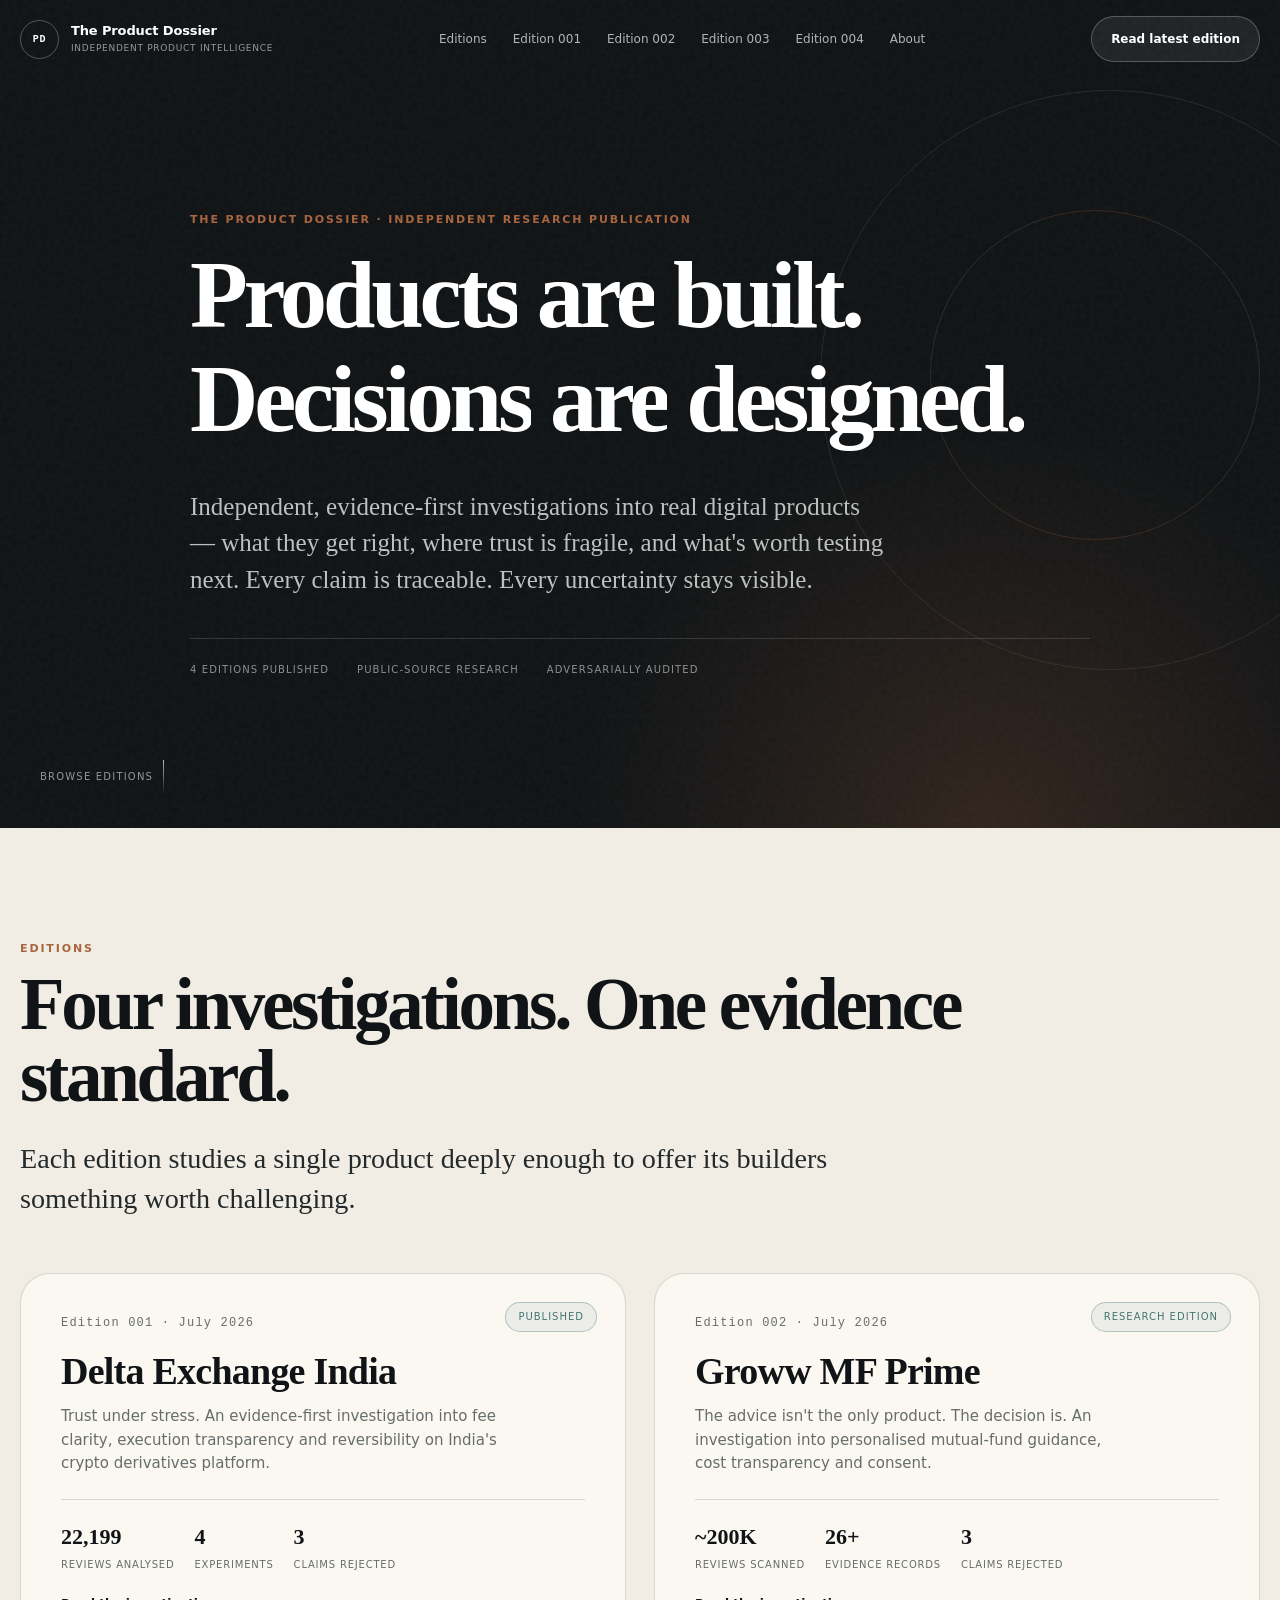
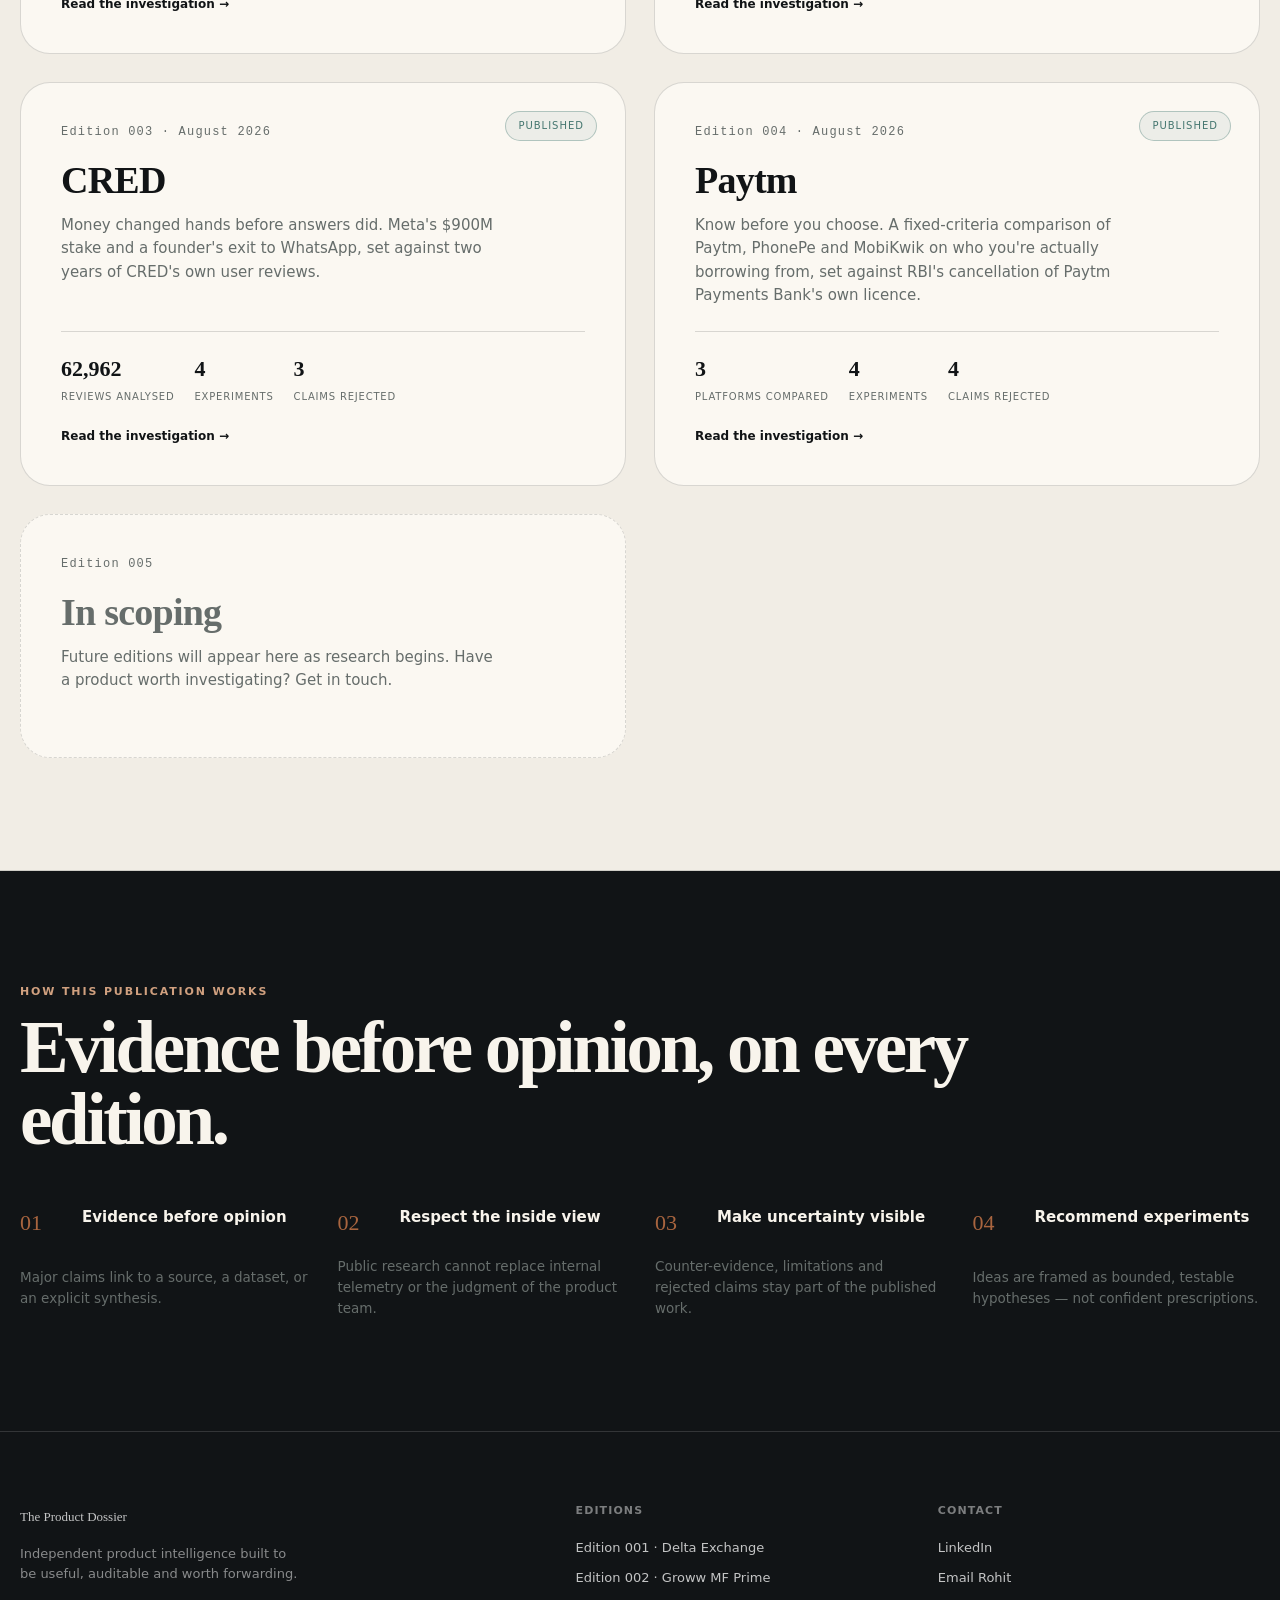
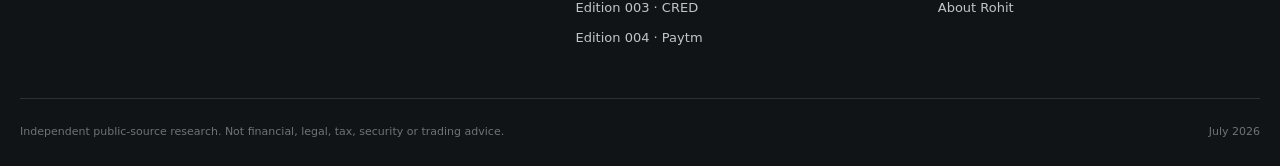
<file: index.html>
<!doctype html>
<html lang="en">
<head>
  <meta charset="utf-8">
  <meta name="viewport" content="width=device-width, initial-scale=1">
  <title>The Product Dossier — Independent Product Intelligence</title>
  <meta name="description" content="Independent, evidence-first product research. Edition 001: Delta Exchange India. Edition 002: Groww MF Prime.">
  <meta name="theme-color" content="#111416">
  <meta property="og:type" content="website">
  <meta property="og:title" content="The Product Dossier — Independent Product Intelligence">
  <meta property="og:description" content="Products are built. Decisions are designed. Independent, evidence-first investigations into real digital products.">
  <meta property="og:image" content="https://delta-exchange-product-dossier.vercel.app/social-card.jpg">
  <meta property="og:url" content="https://delta-exchange-product-dossier.vercel.app/">
  <meta property="og:image:type" content="image/jpeg">
  <meta property="og:image:width" content="1200">
  <meta property="og:image:height" content="630">
  <meta name="twitter:card" content="summary_large_image">
  <meta name="twitter:image" content="https://delta-exchange-product-dossier.vercel.app/social-card.jpg">
  <link rel="canonical" href="https://delta-exchange-product-dossier.vercel.app/">
  <link rel="icon" href="favicon.svg" type="image/svg+xml">
<style>
:root {
  --paper: #f1ede5;
  --paper-deep: #e7e0d5;
  --surface: #fbf8f2;
  --ink: #111416;
  --ink-2: #242a2b;
  --muted: #666d6b;
  --line: rgba(17,20,22,.15);
  --line-light: rgba(255,255,255,.14);
  --copper: #a9653f;
  --copper-light: #d0a07f;
  --teal: #44766f;
  --teal-light: #9ac0b9;
  --blue: #54708b;
  --amber: #a47d35;
  --red: #945548;
  --dark: #111416;
  --dark-2: #171c1e;
  --white: #f8f4ec;
  --serif: "Iowan Old Style", "Palatino Linotype", Palatino, Georgia, serif;
  --sans: Inter, ui-sans-serif, system-ui, -apple-system, BlinkMacSystemFont, "Segoe UI", sans-serif;
  --mono: "SFMono-Regular", Consolas, "Liberation Mono", monospace;
  --content: 1240px;
  --radius-xl: 30px;
  --radius-lg: 22px;
  --radius-md: 16px;
  --shadow: 0 24px 80px rgba(12, 15, 16, .12);
}
* { box-sizing: border-box; }
html { scroll-behavior: smooth; background: var(--paper); }
body { margin: 0; color: var(--ink); background: var(--paper); font-family: var(--sans); line-height: 1.55; text-rendering: optimizeLegibility; overflow-x: hidden; }
body.menu-open { overflow: hidden; }
a { color: inherit; }
img, svg { max-width: 100%; }
button { font: inherit; }
::selection { background: var(--copper); color: white; }

.skip-link { position: fixed; left: 16px; top: -80px; z-index: 1000; background: white; color: #111; padding: 10px 14px; border-radius: 999px; text-decoration: none; }
.skip-link:focus { top: 16px; }
.container { width: min(calc(100% - 40px), var(--content)); margin-inline: auto; }
.section { padding: 112px 0; border-bottom: 1px solid var(--line); position: relative; }
.dark-section { color: var(--white); background: var(--dark); border-color: var(--line-light); }
.section-label, .eyebrow, .overline { font-size: 11px; letter-spacing: .17em; text-transform: uppercase; font-weight: 820; color: var(--copper); }
.section-label.light { color: var(--copper-light); }
.display-heading { font-family: var(--serif); font-size: clamp(42px, 5.7vw, 78px); line-height: .99; letter-spacing: -.045em; margin: 12px 0 0; max-width: 1000px; font-weight: 700; }
.display-heading.light { color: var(--white); }
.section-lede { max-width: 880px; font-family: var(--serif); font-size: clamp(21px, 2.2vw, 30px); line-height: 1.42; color: var(--ink-2); margin: 26px 0 0; }
.section-copy { margin: 0; color: var(--muted); font-size: 15px; max-width: 560px; }
.section-copy.light-soft, .light-soft { color: #aeb6b4; }

.reading-progress { position: fixed; left: 0; right: 0; top: 0; height: 3px; background: transparent; z-index: 1000; pointer-events: none; }
.reading-progress span { display: block; height: 100%; width: 0; background: var(--copper); transform-origin: left; }

.site-header { position: fixed; top: 0; left: 0; right: 0; z-index: 100; border-bottom: 1px solid transparent; transition: background .35s ease, border-color .35s ease; color: white; }
.site-header.scrolled { background: rgba(17,20,22,.92); backdrop-filter: blur(18px); border-color: rgba(255,255,255,.12); }
.header-inner { min-height: 78px; display: flex; align-items: center; justify-content: space-between; gap: 24px; }
.brand { display: inline-flex; align-items: center; gap: 12px; text-decoration: none; }
.brand-mark { width: 39px; height: 39px; border: 1px solid rgba(255,255,255,.28); border-radius: 50%; display: grid; place-items: center; font: 700 10px var(--mono); letter-spacing: .08em; }
.brand-copy { display: flex; flex-direction: column; line-height: 1.1; }
.brand-copy strong { font-size: 13px; letter-spacing: -.01em; }
.brand-copy small { font-size: 9px; color: rgba(255,255,255,.56); margin-top: 5px; letter-spacing: .08em; text-transform: uppercase; }
.desktop-nav { display: flex; align-items: center; gap: 26px; }
.desktop-nav a { text-decoration: none; font-size: 12px; color: rgba(255,255,255,.68); transition: color .2s ease; }
.desktop-nav a:hover { color: white; }
.header-actions { display: flex; align-items: center; gap: 10px; }
.menu-button { display: none; border: 1px solid rgba(255,255,255,.3); background: transparent; width: 42px; height: 42px; border-radius: 50%; padding: 0; position: relative; }
.menu-button span { position: absolute; width: 15px; height: 1px; background: white; left: 13px; transition: transform .25s ease, top .25s ease; }
.menu-button span:first-child { top: 16px; }
.menu-button span:last-child { top: 23px; }
.menu-button[aria-expanded="true"] span:first-child { top: 20px; transform: rotate(45deg); }
.menu-button[aria-expanded="true"] span:last-child { top: 20px; transform: rotate(-45deg); }
.mobile-menu { display: none; position: fixed; inset: 0; z-index: 90; background: var(--dark); color: white; padding: 110px 28px 40px; }
.mobile-menu.open { display: block; }
.mobile-menu a { display: block; text-decoration: none; font-family: var(--serif); font-size: 32px; padding: 14px 0; border-bottom: 1px solid rgba(255,255,255,.14); }

.button { display: inline-flex; align-items: center; justify-content: center; min-height: 46px; padding: 11px 19px; border-radius: 999px; border: 1px solid var(--ink); text-decoration: none; font-size: 12px; font-weight: 750; cursor: pointer; transition: transform .22s ease, background .22s ease, color .22s ease, border-color .22s ease; }
.button:hover { transform: translateY(-2px); }
.button-primary { background: var(--ink); color: white; }
.button-quiet { background: rgba(255,255,255,.07); color: inherit; border-color: rgba(255,255,255,.24); }
.button-ghost { background: transparent; color: var(--ink); border-color: var(--line); }
.hero .button-ghost { color: white; border-color: rgba(255,255,255,.25); }
.light-button { color: white; border-color: rgba(255,255,255,.26); }

.hero { min-height: 92svh; padding: 150px 0 90px; background: #0f1214; color: white; display: flex; align-items: center; position: relative; overflow: hidden; }
.hero-noise { position: absolute; inset: 0; opacity: .08; background-image: url("data:image/svg+xml,%3Csvg viewBox='0 0 220 220' xmlns='http://www.w3.org/2000/svg'%3E%3Cfilter id='n'%3E%3CfeTurbulence type='fractalNoise' baseFrequency='.8' numOctaves='3' stitchTiles='stitch'/%3E%3C/filter%3E%3Crect width='100%25' height='100%25' filter='url(%23n)' opacity='.55'/%3E%3C/svg%3E"); pointer-events: none; }
.hero::after { content: ""; position: absolute; inset: auto -15vw -45vh 40vw; height: 88vh; background: radial-gradient(circle, rgba(169,101,63,.22), transparent 67%); pointer-events: none; }
.hero-orbit { position: absolute; border: 1px solid rgba(255,255,255,.09); border-radius: 50%; pointer-events: none; }
.orbit-one { width: 580px; height: 580px; right: -120px; top: 90px; }
.orbit-two { width: 330px; height: 330px; right: 20px; top: 210px; border-color: rgba(169,101,63,.25); }
.hero-inner { position: relative; z-index: 2; max-width: 900px; }
.hero-title { font-family: var(--serif); font-size: clamp(46px, 7.4vw, 96px); line-height: .96; letter-spacing: -.045em; margin: 22px 0 30px; font-weight: 700; }
.hero-title .word { display: inline-block; overflow: hidden; padding-bottom: .1em; margin-bottom: -.1em; }
.hero-title .word-inner { display: inline-block; transform: translateY(115%); animation: wordReveal .95s cubic-bezier(.2,.75,.15,1) forwards; }
@keyframes wordReveal { to { transform: translateY(0); } }
.hero-deck { max-width: 700px; font-family: var(--serif); font-size: clamp(19px, 2vw, 25px); line-height: 1.45; color: #bbc1bf; margin: 0; }
.hero-meta { display: flex; flex-wrap: wrap; gap: 12px 28px; margin-top: 40px; padding-top: 23px; border-top: 1px solid rgba(255,255,255,.14); font-size: 10px; text-transform: uppercase; letter-spacing: .11em; color: rgba(255,255,255,.52); }
.scroll-cue { position: absolute; left: 40px; bottom: 34px; display: flex; align-items: center; gap: 10px; font-size: 10px; letter-spacing: .12em; text-transform: uppercase; color: rgba(255,255,255,.55); z-index: 2; }
.scroll-cue i { width: 1px; height: 34px; background: linear-gradient(rgba(255,255,255,.7), transparent); display: block; }

.editions-grid { display: grid; grid-template-columns: 1fr 1fr; gap: 28px; margin-top: 54px; }
.edition-card { display: flex; flex-direction: column; background: var(--surface); border: 1px solid var(--line); border-radius: var(--radius-xl); padding: 40px; text-decoration: none; color: inherit; transition: transform .3s ease, box-shadow .3s ease, border-color .3s ease; position: relative; overflow: hidden; }
.edition-card:hover { transform: translateY(-6px); box-shadow: var(--shadow); border-color: rgba(17,20,22,.28); }
.edition-card .ed-number { font-family: var(--mono); font-size: 12px; letter-spacing: .1em; color: var(--muted); }
.edition-status { position: absolute; top: 28px; right: 28px; font-size: 10px; text-transform: uppercase; letter-spacing: .1em; padding: 6px 12px; border-radius: 999px; border: 1px solid var(--line); color: var(--muted); }
.edition-status.published { color: var(--teal); border-color: rgba(68,118,111,.35); background: rgba(68,118,111,.08); }
.edition-card h2 { font-family: var(--serif); font-size: clamp(28px, 3.2vw, 38px); line-height: 1.06; letter-spacing: -.02em; margin: 18px 0 14px; }
.edition-card p { color: var(--muted); font-size: 15px; margin: 0 0 24px; max-width: 46ch; }
.edition-stats { display: flex; gap: 20px; margin-top: auto; padding-top: 20px; border-top: 1px solid var(--line); }
.edition-stats div { display: flex; flex-direction: column; }
.edition-stats strong { font-family: var(--serif); font-size: 22px; }
.edition-stats span { font-size: 10px; text-transform: uppercase; letter-spacing: .08em; color: var(--muted); margin-top: 3px; }
.edition-cta { margin-top: 22px; font-size: 12px; font-weight: 750; display: inline-flex; align-items: center; gap: 6px; }
.edition-card.future { justify-content: center; align-items: flex-start; border-style: dashed; color: var(--muted); }
.edition-card.future h2 { color: var(--muted); }

@media (max-width: 880px) {
  .editions-grid { grid-template-columns: 1fr; }
  .desktop-nav { display: none; }
  .menu-button { display: block; }
}

.principle-list { display: grid; grid-template-columns: repeat(4, 1fr); gap: 30px; margin-top: 50px; }
.principle-list article { display: grid; grid-template-columns: 46px 1fr; gap: 16px; }
.principle-list span.num { font-family: var(--serif); font-size: 22px; color: var(--copper); }
.principle-list h3 { margin: 0 0 8px; font-size: 15px; }
.principle-list p { margin: 0; color: var(--muted); font-size: 13.5px; grid-column: 1/-1; }
@media (max-width: 880px) { .principle-list { grid-template-columns: 1fr 1fr; } }
@media (max-width: 560px) { .principle-list { grid-template-columns: 1fr; } }

.site-footer { background: var(--dark); color: rgba(255,255,255,.72); padding: 70px 0 26px; }
.footer-grid { display: grid; grid-template-columns: 1.6fr 1fr 1fr; gap: 40px; padding-bottom: 44px; }
.footer-brand { font-family: var(--serif); font-size: 20px; color: white; text-decoration: none; }
.footer-grid p { font-size: 13px; color: rgba(255,255,255,.5); margin-top: 12px; max-width: 34ch; }
.footer-grid strong { display: block; font-size: 11px; text-transform: uppercase; letter-spacing: .1em; color: rgba(255,255,255,.45); margin-bottom: 14px; }
.footer-grid a { display: block; text-decoration: none; font-size: 13px; padding: 5px 0; color: rgba(255,255,255,.75); }
.footer-bottom { display: flex; justify-content: space-between; padding-top: 24px; border-top: 1px solid rgba(255,255,255,.12); font-size: 11px; color: rgba(255,255,255,.4); }
@media (max-width: 700px) { .footer-grid { grid-template-columns: 1fr 1fr; } .footer-grid > div:first-child { grid-column: 1/-1; } .footer-bottom { flex-direction: column; gap: 8px; } }

.back-to-top { position: fixed; right: 22px; bottom: 22px; width: 44px; height: 44px; border-radius: 50%; border: 1px solid var(--line); background: var(--surface); opacity: 0; pointer-events: none; transform: translateY(10px); transition: opacity .25s ease, transform .25s ease; z-index: 60; cursor: pointer; font-size: 15px; }
.back-to-top.visible { opacity: 1; pointer-events: auto; transform: translateY(0); }

.reveal { opacity: 0; transform: translateY(26px); transition: opacity .7s cubic-bezier(.2,.7,.2,1), transform .7s cubic-bezier(.2,.7,.2,1); }
.reveal.visible { opacity: 1; transform: translateY(0); }

@media (prefers-reduced-motion: reduce) {
  html { scroll-behavior: auto; }
  *, *::before, *::after { animation-duration: .01ms !important; animation-iteration-count: 1 !important; transition-duration: .01ms !important; }
  .reveal { opacity: 1; transform: none; }
  .hero-title .word-inner { transform: none; }
}
</style>
</head>
<body>
  <a class="skip-link" href="#main">Skip to content</a>
  <div class="reading-progress" aria-hidden="true"><span></span></div>

  <header class="site-header" data-header>
    <div class="container header-inner">
      <a class="brand" href="index.html" aria-label="The Product Dossier home">
        <span class="brand-mark">PD</span>
        <span class="brand-copy"><strong>The Product Dossier</strong><small>Independent product intelligence</small></span>
      </a>
      <nav class="desktop-nav" aria-label="Primary navigation">
        <a href="#editions">Editions</a>
        <a href="edition.html">Edition 001</a>
        <a href="edition-002.html">Edition 002</a>
        <a href="edition-003.html">Edition 003</a>
        <a href="edition-004.html">Edition 004</a>
        <a href="about.html">About</a>
      </nav>
      <div class="header-actions">
        <a class="button button-quiet small" href="edition-004.html">Read latest edition</a>
        <button class="menu-button" type="button" aria-label="Open navigation" aria-expanded="false" data-menu-button><span></span><span></span></button>
      </div>
    </div>
  </header>
  <nav class="mobile-menu" aria-label="Mobile navigation" data-mobile-menu>
    <a href="#editions">Editions</a><a href="edition.html">Edition 001</a><a href="edition-002.html">Edition 002</a><a href="edition-003.html">Edition 003</a><a href="edition-004.html">Edition 004</a><a href="about.html">About</a>
  </nav>

  <main id="main">
    <section class="hero" id="top">
      <div class="hero-noise" aria-hidden="true"></div>
      <div class="hero-orbit orbit-one" aria-hidden="true"></div>
      <div class="hero-orbit orbit-two" aria-hidden="true"></div>
      <div class="container hero-inner">
        <div class="overline reveal">The Product Dossier · Independent research publication</div>
        <h1 class="hero-title" data-split-text>Products are built. Decisions are designed.</h1>
        <p class="hero-deck reveal">Independent, evidence-first investigations into real digital products — what they get right, where trust is fragile, and what's worth testing next. Every claim is traceable. Every uncertainty stays visible.</p>
        <div class="hero-meta reveal">
          <span>4 editions published</span>
          <span>Public-source research</span>
          <span>Adversarially audited</span>
        </div>
      </div>
      <div class="scroll-cue"><span>Browse editions</span><i></i></div>
    </section>

    <section class="section" id="editions">
      <div class="container">
        <div class="section-label reveal">Editions</div>
        <h2 class="display-heading reveal">Four investigations. One evidence standard.</h2>
        <p class="section-lede reveal">Each edition studies a single product deeply enough to offer its builders something worth challenging.</p>

        <div class="editions-grid">
          <a class="edition-card reveal" href="edition.html">
            <span class="edition-status published">Published</span>
            <span class="ed-number">Edition 001 · July 2026</span>
            <h2>Delta Exchange India</h2>
            <p>Trust under stress. An evidence-first investigation into fee clarity, execution transparency and reversibility on India's crypto derivatives platform.</p>
            <div class="edition-stats">
              <div><strong>22,199</strong><span>Reviews analysed</span></div>
              <div><strong>4</strong><span>Experiments</span></div>
              <div><strong>3</strong><span>Claims rejected</span></div>
            </div>
            <span class="edition-cta">Read the investigation →</span>
          </a>

          <a class="edition-card reveal" href="edition-002.html">
            <span class="edition-status published">Research edition</span>
            <span class="ed-number">Edition 002 · July 2026</span>
            <h2>Groww MF Prime</h2>
            <p>The advice isn't the only product. The decision is. An investigation into personalised mutual-fund guidance, cost transparency and consent.</p>
            <div class="edition-stats">
              <div><strong>~200K</strong><span>Reviews scanned</span></div>
              <div><strong>26+</strong><span>Evidence records</span></div>
              <div><strong>3</strong><span>Claims rejected</span></div>
            </div>
            <span class="edition-cta">Read the investigation →</span>
          </a>

          <a class="edition-card reveal" href="edition-003.html">
            <span class="edition-status published">Published</span>
            <span class="ed-number">Edition 003 · August 2026</span>
            <h2>CRED</h2>
            <p>Money changed hands before answers did. Meta's $900M stake and a founder's exit to WhatsApp, set against two years of CRED's own user reviews.</p>
            <div class="edition-stats">
              <div><strong>62,962</strong><span>Reviews analysed</span></div>
              <div><strong>4</strong><span>Experiments</span></div>
              <div><strong>3</strong><span>Claims rejected</span></div>
            </div>
            <span class="edition-cta">Read the investigation →</span>
          </a>

          <a class="edition-card reveal" href="edition-004.html">
            <span class="edition-status published">Published</span>
            <span class="ed-number">Edition 004 · August 2026</span>
            <h2>Paytm</h2>
            <p>Know before you choose. A fixed-criteria comparison of Paytm, PhonePe and MobiKwik on who you're actually borrowing from, set against RBI's cancellation of Paytm Payments Bank's own licence.</p>
            <div class="edition-stats">
              <div><strong>3</strong><span>Platforms compared</span></div>
              <div><strong>4</strong><span>Experiments</span></div>
              <div><strong>4</strong><span>Claims rejected</span></div>
            </div>
            <span class="edition-cta">Read the investigation →</span>
          </a>

          <div class="edition-card future reveal">
            <span class="ed-number">Edition 005</span>
            <h2>In scoping</h2>
            <p>Future editions will appear here as research begins. Have a product worth investigating? Get in touch.</p>
          </div>
        </div>
      </div>
    </section>

    <section class="section dark-section">
      <div class="container">
        <div class="section-label light reveal">How this publication works</div>
        <h2 class="display-heading light reveal">Evidence before opinion, on every edition.</h2>
        <div class="principle-list">
          <article class="reveal"><span class="num">01</span><h3>Evidence before opinion</h3><p class="light-soft">Major claims link to a source, a dataset, or an explicit synthesis.</p></article>
          <article class="reveal"><span class="num">02</span><h3>Respect the inside view</h3><p class="light-soft">Public research cannot replace internal telemetry or the judgment of the product team.</p></article>
          <article class="reveal"><span class="num">03</span><h3>Make uncertainty visible</h3><p class="light-soft">Counter-evidence, limitations and rejected claims stay part of the published work.</p></article>
          <article class="reveal"><span class="num">04</span><h3>Recommend experiments</h3><p class="light-soft">Ideas are framed as bounded, testable hypotheses — not confident prescriptions.</p></article>
        </div>
      </div>
    </section>
  </main>

  <footer class="site-footer">
    <div class="container footer-grid">
      <div><a class="footer-brand" href="index.html">The Product Dossier</a><p>Independent product intelligence built to be useful, auditable and worth forwarding.</p></div>
      <div><strong>Editions</strong><a href="edition.html">Edition 001 · Delta Exchange</a><a href="edition-002.html">Edition 002 · Groww MF Prime</a><a href="edition-003.html">Edition 003 · CRED</a><a href="edition-004.html">Edition 004 · Paytm</a></div>
      <div><strong>Contact</strong><a href="https://www.linkedin.com/in/rohit-singh-panwar" target="_blank" rel="noopener noreferrer">LinkedIn</a><a href="mailto:rohitsinghpanwar190796@gmail.com?subject=The%20Product%20Dossier">Email Rohit</a><a href="about.html">About Rohit</a></div>
    </div>
    <div class="container footer-bottom"><span>Independent public-source research. Not financial, legal, tax, security or trading advice.</span><span>July 2026</span></div>
  </footer>

  <button class="back-to-top" type="button" aria-label="Back to top" data-back-to-top>↑</button>

<script>
(() => {
  const reduceMotion = window.matchMedia('(prefers-reduced-motion: reduce)').matches;
  const header = document.querySelector('[data-header]');
  const menuButton = document.querySelector('[data-menu-button]');
  const mobileMenu = document.querySelector('[data-mobile-menu]');
  const progress = document.querySelector('.reading-progress span');
  const topButton = document.querySelector('[data-back-to-top]');

  const updateScrollUi = () => {
    const y = window.scrollY;
    header?.classList.toggle('scrolled', y > 30);
    topButton?.classList.toggle('visible', y > 900);
    if (progress) {
      const max = document.documentElement.scrollHeight - window.innerHeight;
      progress.style.width = `${max > 0 ? Math.min(100, (y / max) * 100) : 0}%`;
    }
  };
  updateScrollUi();
  window.addEventListener('scroll', updateScrollUi, { passive: true });

  if (menuButton && mobileMenu) {
    menuButton.addEventListener('click', () => {
      const open = mobileMenu.classList.toggle('open');
      document.body.classList.toggle('menu-open', open);
      menuButton.setAttribute('aria-expanded', String(open));
    });
    mobileMenu.querySelectorAll('a').forEach(link => link.addEventListener('click', () => {
      mobileMenu.classList.remove('open');
      document.body.classList.remove('menu-open');
      menuButton.setAttribute('aria-expanded', 'false');
    }));
  }

  topButton?.addEventListener('click', () => window.scrollTo({ top: 0, behavior: reduceMotion ? 'auto' : 'smooth' }));

  const title = document.querySelector('[data-split-text]');
  if (title && !reduceMotion) {
    const words = title.textContent.trim().split(/\s+/);
    title.innerHTML = words.map((word, index) => `<span class="word"><span class="word-inner" style="animation-delay:${.12 + index * .09}s">${word}</span></span>`).join(' ');
  }

  const revealItems = document.querySelectorAll('.reveal');
  if (reduceMotion) {
    revealItems.forEach(el => el.classList.add('visible'));
  } else {
    const revealObserver = new IntersectionObserver(entries => {
      entries.forEach(entry => {
        if (entry.isIntersecting) {
          entry.target.classList.add('visible');
          revealObserver.unobserve(entry.target);
        }
      });
    }, { rootMargin: '0px 0px -8% 0px', threshold: .08 });
    revealItems.forEach((el, i) => {
      el.style.transitionDelay = `${Math.min((i % 4) * .05, .15)}s`;
      revealObserver.observe(el);
    });
  }
})();
</script>
</body>
</html>
</file>
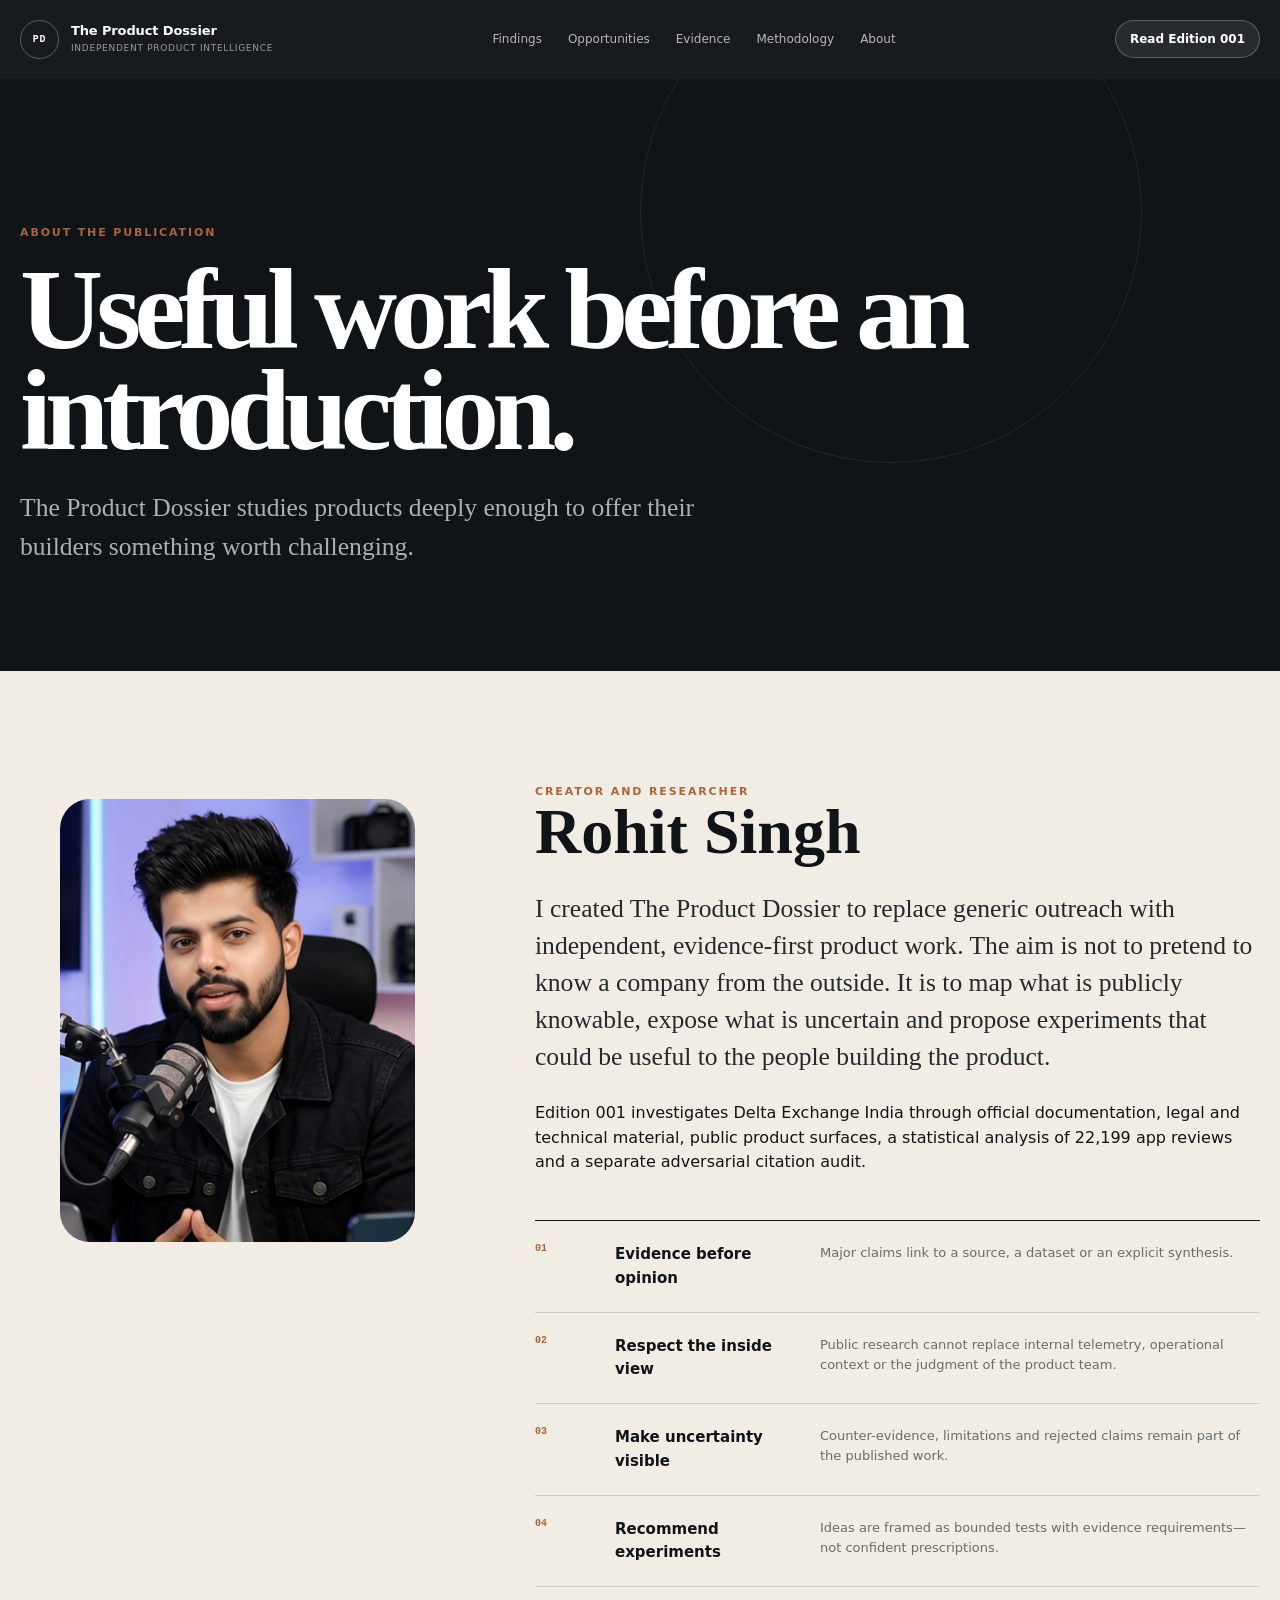
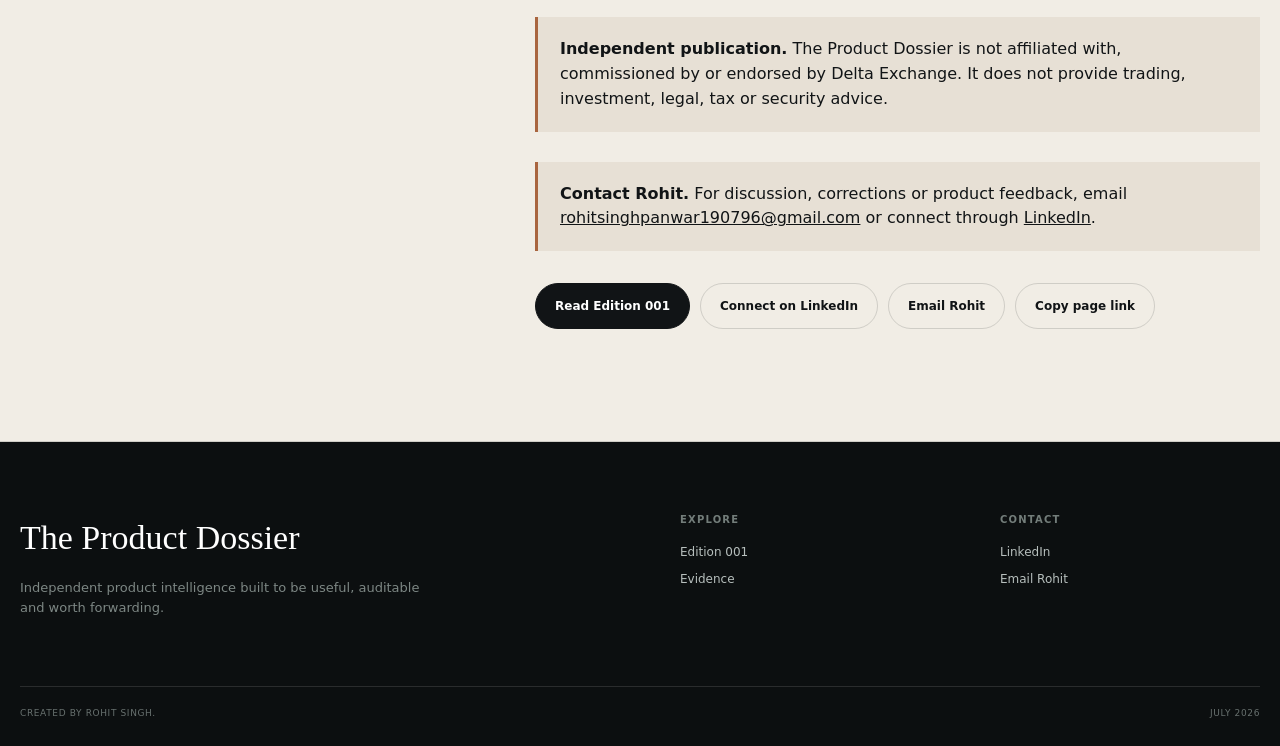
<file: about.html>
<!doctype html><html lang="en"><head><meta charset="utf-8"><meta name="viewport" content="width=device-width,initial-scale=1"><title>About Rohit Singh | The Product Dossier</title><meta name="description" content="About Rohit Singh and The Product Dossier, an independent evidence-first product intelligence publication."><meta name="theme-color" content="#111416"><meta property="og:title" content="About — The Product Dossier"><meta property="og:image" content="https://delta-exchange-product-dossier.vercel.app/social-card.jpg"><link rel="icon" href="favicon.svg" type="image/svg+xml"><style>
:root {
  --paper: #f1ede5;
  --paper-deep: #e7e0d5;
  --surface: #fbf8f2;
  --ink: #111416;
  --ink-2: #242a2b;
  --muted: #666d6b;
  --line: rgba(17,20,22,.15);
  --line-light: rgba(255,255,255,.14);
  --copper: #a9653f;
  --copper-light: #d0a07f;
  --teal: #44766f;
  --teal-light: #9ac0b9;
  --blue: #54708b;
  --amber: #a47d35;
  --red: #945548;
  --dark: #111416;
  --dark-2: #171c1e;
  --white: #f8f4ec;
  --serif: "Iowan Old Style", "Palatino Linotype", Palatino, Georgia, serif;
  --sans: Inter, ui-sans-serif, system-ui, -apple-system, BlinkMacSystemFont, "Segoe UI", sans-serif;
  --mono: "SFMono-Regular", Consolas, "Liberation Mono", monospace;
  --content: 1240px;
  --radius-xl: 30px;
  --radius-lg: 22px;
  --radius-md: 16px;
  --shadow: 0 24px 80px rgba(12, 15, 16, .12);
}

* { box-sizing: border-box; }
html { scroll-behavior: smooth; background: var(--paper); }
body { margin: 0; color: var(--ink); background: var(--paper); font-family: var(--sans); line-height: 1.55; text-rendering: optimizeLegibility; overflow-x: hidden; }
body.menu-open { overflow: hidden; }
a { color: inherit; }
img, svg { max-width: 100%; }
button, input, select { font: inherit; }
::selection { background: var(--copper); color: white; }

.skip-link { position: fixed; left: 16px; top: -80px; z-index: 1000; background: white; color: #111; padding: 10px 14px; border-radius: 999px; text-decoration: none; }
.skip-link:focus { top: 16px; }
.container { width: min(calc(100% - 40px), var(--content)); margin-inline: auto; }
.section { padding: 112px 0; border-bottom: 1px solid var(--line); position: relative; }
.dark-section { color: var(--white); background: var(--dark); border-color: var(--line-light); }
.section-grid { display: grid; grid-template-columns: 160px minmax(0, 1fr); gap: 76px; align-items: start; }
.section-intro { margin-bottom: 54px; }
.split-intro { display: grid; grid-template-columns: minmax(0, 1.45fr) minmax(320px, .7fr); gap: 80px; align-items: end; }
.section-label, .eyebrow, .overline { font-size: 11px; letter-spacing: .17em; text-transform: uppercase; font-weight: 820; color: var(--copper); }
.section-label.light { color: var(--copper-light); }
.display-heading { font-family: var(--serif); font-size: clamp(42px, 5.7vw, 78px); line-height: .99; letter-spacing: -.045em; margin: 12px 0 0; max-width: 1000px; font-weight: 700; }
.display-heading.light { color: var(--white); }
.section-lede { max-width: 880px; font-family: var(--serif); font-size: clamp(21px, 2.2vw, 30px); line-height: 1.42; color: var(--ink-2); margin: 26px 0 0; }
.section-copy { margin: 0; color: var(--muted); font-size: 15px; max-width: 560px; }
.section-copy.light-soft, .light-soft { color: #aeb6b4; }

.reading-progress { position: fixed; left: 0; right: 0; top: 0; height: 3px; background: transparent; z-index: 1000; pointer-events: none; }
.reading-progress span { display: block; height: 100%; width: 0; background: var(--copper); transform-origin: left; }

.site-header { position: fixed; top: 0; left: 0; right: 0; z-index: 100; border-bottom: 1px solid transparent; transition: background .35s ease, border-color .35s ease, transform .35s ease; color: white; }
.site-header.scrolled { background: rgba(17,20,22,.92); backdrop-filter: blur(18px); border-color: rgba(255,255,255,.12); }
.header-inner { min-height: 78px; display: flex; align-items: center; justify-content: space-between; gap: 24px; }
.brand { display: inline-flex; align-items: center; gap: 12px; text-decoration: none; }
.brand-mark { width: 39px; height: 39px; border: 1px solid rgba(255,255,255,.28); border-radius: 50%; display: grid; place-items: center; font: 700 10px var(--mono); letter-spacing: .08em; }
.brand-copy { display: flex; flex-direction: column; line-height: 1.1; }
.brand-copy strong { font-size: 13px; letter-spacing: -.01em; }
.brand-copy small { font-size: 9px; color: rgba(255,255,255,.56); margin-top: 5px; letter-spacing: .08em; text-transform: uppercase; }
.desktop-nav { display: flex; align-items: center; gap: 26px; }
.desktop-nav a { text-decoration: none; font-size: 12px; color: rgba(255,255,255,.68); transition: color .2s ease; }
.desktop-nav a:hover { color: white; }
.header-actions { display: flex; align-items: center; gap: 10px; }
.menu-button { display: none; border: 1px solid rgba(255,255,255,.3); background: transparent; width: 42px; height: 42px; border-radius: 50%; padding: 0; position: relative; }
.menu-button span { position: absolute; width: 15px; height: 1px; background: white; left: 13px; transition: transform .25s ease, top .25s ease; }
.menu-button span:first-child { top: 16px; }
.menu-button span:last-child { top: 23px; }
.menu-button[aria-expanded="true"] span:first-child { top: 20px; transform: rotate(45deg); }
.menu-button[aria-expanded="true"] span:last-child { top: 20px; transform: rotate(-45deg); }
.mobile-menu { display: none; position: fixed; inset: 0; z-index: 90; background: var(--dark); color: white; padding: 110px 28px 40px; }
.mobile-menu.open { display: block; }
.mobile-menu a { display: block; text-decoration: none; font-family: var(--serif); font-size: 38px; padding: 16px 0; border-bottom: 1px solid rgba(255,255,255,.14); }

.button { display: inline-flex; align-items: center; justify-content: center; min-height: 46px; padding: 11px 19px; border-radius: 999px; border: 1px solid var(--ink); text-decoration: none; font-size: 12px; font-weight: 750; cursor: pointer; transition: transform .22s ease, background .22s ease, color .22s ease, border-color .22s ease; }
.button:hover { transform: translateY(-2px); }
.button.small { min-height: 38px; padding: 8px 14px; }
.button-primary { background: var(--ink); color: white; }
.button-quiet { background: rgba(255,255,255,.07); color: inherit; border-color: rgba(255,255,255,.24); }
.button-ghost { background: transparent; color: var(--ink); border-color: var(--line); }
.hero .button-ghost { color: white; border-color: rgba(255,255,255,.25); }
.light-button { color: white; border-color: rgba(255,255,255,.26); }
.text-link { color: inherit; font-size: 12px; font-weight: 750; text-underline-offset: 5px; }

.hero { min-height: 100svh; padding: 150px 0 94px; background: #0f1214; color: white; display: flex; align-items: center; position: relative; overflow: hidden; }
.hero-noise { position: absolute; inset: 0; opacity: .08; background-image: url("data:image/svg+xml,%3Csvg viewBox='0 0 220 220' xmlns='http://www.w3.org/2000/svg'%3E%3Cfilter id='n'%3E%3CfeTurbulence type='fractalNoise' baseFrequency='.8' numOctaves='3' stitchTiles='stitch'/%3E%3C/filter%3E%3Crect width='100%25' height='100%25' filter='url(%23n)' opacity='.55'/%3E%3C/svg%3E"); pointer-events: none; }
.hero::after { content: ""; position: absolute; inset: auto -15vw -45vh 40vw; height: 88vh; background: radial-gradient(circle, rgba(169,101,63,.22), transparent 67%); pointer-events: none; }
.hero-orbit { position: absolute; border: 1px solid rgba(255,255,255,.09); border-radius: 50%; pointer-events: none; }
.orbit-one { width: 580px; height: 580px; right: -120px; top: 90px; }
.orbit-two { width: 330px; height: 330px; right: 20px; top: 210px; border-color: rgba(169,101,63,.25); }
.hero-grid { display: grid; grid-template-columns: minmax(0, 1.4fr) minmax(330px, .62fr); gap: 84px; align-items: end; position: relative; z-index: 2; }
.hero-title { font-family: var(--serif); font-size: clamp(72px, 10.5vw, 150px); line-height: .82; letter-spacing: -.065em; margin: 24px 0 34px; max-width: 980px; font-weight: 700; }
.hero-title .word { display: inline-block; overflow: hidden; padding-bottom: .1em; margin-bottom: -.1em; }
.hero-title .word-inner { display: inline-block; transform: translateY(115%); animation: wordReveal .95s cubic-bezier(.2,.75,.15,1) forwards; }
@keyframes wordReveal { to { transform: translateY(0); } }
.hero-deck { max-width: 790px; font-family: var(--serif); font-size: clamp(20px, 2vw, 29px); line-height: 1.45; color: #bbc1bf; margin: 0; }
.hero-actions { display: flex; flex-wrap: wrap; gap: 10px; margin-top: 34px; }
.hero-meta { display: flex; flex-wrap: wrap; gap: 12px 28px; margin-top: 38px; padding-top: 23px; border-top: 1px solid rgba(255,255,255,.14); font-size: 10px; text-transform: uppercase; letter-spacing: .11em; color: rgba(255,255,255,.52); }
.hero-dossier-card { border: 1px solid rgba(255,255,255,.18); background: rgba(255,255,255,.055); backdrop-filter: blur(15px); border-radius: var(--radius-xl); padding: 28px; box-shadow: var(--shadow); }
.card-topline { display: flex; justify-content: space-between; font-size: 9px; color: rgba(255,255,255,.5); text-transform: uppercase; letter-spacing: .14em; }
.hero-dossier-card > p { font-family: var(--serif); font-size: 25px; line-height: 1.35; margin: 28px 0 34px; }
.mini-grid { display: grid; grid-template-columns: 1fr 1fr; gap: 18px; border-top: 1px solid rgba(255,255,255,.14); padding-top: 22px; }
.mini-grid strong { display: block; font-size: 15px; }
.mini-grid span { display: block; font-size: 9px; color: rgba(255,255,255,.48); margin-top: 4px; text-transform: uppercase; letter-spacing: .08em; }
.scroll-cue { position: absolute; left: 50%; bottom: 23px; transform: translateX(-50%); z-index: 2; display: flex; flex-direction: column; align-items: center; gap: 8px; font-size: 9px; text-transform: uppercase; letter-spacing: .14em; color: rgba(255,255,255,.46); }
.scroll-cue i { display: block; width: 1px; height: 28px; background: linear-gradient(white, transparent); animation: scrollPulse 1.8s infinite; }
@keyframes scrollPulse { 0%,100% { transform: scaleY(.45); transform-origin: top; opacity: .3; } 50% { transform: scaleY(1); opacity: 1; } }

.thesis-section { background: var(--surface); }
.thesis-chain { margin-top: 58px; border-top: 1px solid var(--ink); }
.chain-step { display: grid; grid-template-columns: 60px 250px minmax(0,1fr); gap: 30px; align-items: start; padding: 25px 0; border-bottom: 1px solid var(--line); }
.chain-step > span { color: var(--copper); font: 600 12px var(--mono); }
.chain-step h3 { margin: 0; font-size: 17px; }
.chain-step p { margin: 0; color: var(--muted); max-width: 580px; }
.pull-quote { margin: 72px 0 0; padding-left: 25px; border-left: 3px solid var(--copper); font-family: var(--serif); font-size: clamp(34px,4vw,59px); line-height: 1.1; max-width: 860px; }

.data-section { overflow: hidden; }
.stat-marquee { display: grid; grid-template-columns: repeat(5,1fr); border-top: 1px solid var(--line-light); border-bottom: 1px solid var(--line-light); margin: 68px 0; }
.stat-card { min-height: 155px; padding: 28px 18px; border-right: 1px solid var(--line-light); display: flex; flex-direction: column; justify-content: space-between; }
.stat-card:last-child { border-right: 0; }
.stat-card strong { font-family: var(--serif); font-size: clamp(38px,4vw,62px); line-height: 1; }
.stat-card span { font-size: 10px; text-transform: uppercase; letter-spacing: .11em; color: #8f9996; }
.chart-grid { display: grid; grid-template-columns: 1.2fr .8fr; gap: 20px; }
.data-card { border: 1px solid var(--line-light); border-radius: var(--radius-lg); padding: 28px; background: rgba(255,255,255,.035); }
.data-card-head { display: flex; justify-content: space-between; gap: 22px; align-items: start; margin-bottom: 28px; }
.data-card h3 { font-family: var(--serif); font-size: 30px; margin: 8px 0 0; }
.data-card .eyebrow { color: var(--copper-light); }
.data-note { color: #7e8886; font: 10px var(--mono); }
.data-card > p { margin: 25px 0 0; color: #9ca5a3; font-size: 13px; }
.rating-chart { height: 260px; display: grid; grid-template-columns: repeat(5,1fr); gap: 13px; align-items: end; padding-top: 16px; }
.rating-column { height: 100%; display: flex; flex-direction: column; justify-content: flex-end; align-items: center; gap: 9px; }
.rating-bar { width: 100%; max-width: 72px; border-radius: 9px 9px 2px 2px; background: linear-gradient(to top, var(--copper), #d29e7c); min-height: 3px; transform-origin: bottom; transform: scaleY(0); transition: transform 1s cubic-bezier(.2,.7,.2,1); }
.rating-chart.visible .rating-bar { transform: scaleY(1); }
.rating-column strong { font-size: 11px; }
.rating-column span { font-size: 9px; color: #858e8c; text-transform: uppercase; }
.quality-meters { display: grid; gap: 24px; margin-top: 34px; }
.quality-meters > div { display: grid; grid-template-columns: 1fr auto; gap: 8px; align-items: end; }
.quality-meters span { font-size: 12px; color: #a9b1af; }
.quality-meters strong { font: 600 13px var(--mono); }
.quality-meters i { grid-column: 1/-1; height: 4px; background: rgba(255,255,255,.1); position: relative; overflow: hidden; }
.quality-meters i::after { content:""; position: absolute; inset: 0 auto 0 0; width: var(--value); background: var(--teal-light); transform: scaleX(0); transform-origin: left; transition: transform 1.2s ease; }
.data-card.visible .quality-meters i::after { transform: scaleX(1); }

.complaint-section { background: var(--paper); }
.complaint-layout { display: grid; grid-template-columns: minmax(0,1fr) 330px; gap: 48px; margin-top: 60px; align-items: start; }
.complaint-bars { display: grid; gap: 17px; }
.complaint-row { display: grid; grid-template-columns: 250px minmax(0,1fr) 60px; gap: 18px; align-items: center; }
.complaint-row label { font-size: 12px; }
.complaint-track { height: 10px; background: rgba(17,20,22,.08); overflow: hidden; border-radius: 99px; }
.complaint-track i { display: block; height: 100%; background: var(--copper); border-radius: inherit; transform: scaleX(0); transform-origin: left; transition: transform 1.1s cubic-bezier(.2,.7,.2,1); }
.complaint-bars.visible .complaint-track i { transform: scaleX(1); }
.complaint-row strong { font: 600 11px var(--mono); text-align: right; }
.system-insight { position: sticky; top: 115px; padding: 27px; background: var(--ink); color: white; border-radius: var(--radius-lg); }
.system-insight .eyebrow { color: var(--copper-light); }
.system-insight p { font-family: var(--serif); font-size: 25px; line-height: 1.35; margin: 20px 0 28px; }

.strength-grid { display: grid; grid-template-columns: repeat(4,1fr); border-top: 1px solid var(--ink); }
.strength-card { padding: 26px 24px 30px 0; border-right: 1px solid var(--line); min-height: 270px; display: flex; flex-direction: column; }
.strength-card + .strength-card { padding-left: 24px; }
.strength-card:last-child { border-right: 0; }
.strength-card > span { color: var(--copper); font: 600 11px var(--mono); }
.strength-card h3 { font-family: var(--serif); font-size: 28px; line-height: 1.12; margin: auto 0 16px; }
.strength-card p { margin: 0; color: var(--muted); font-size: 13px; }

.opportunity-stack { display: grid; gap: 14px; }
.opportunity-card { display: grid; grid-template-columns: 72px minmax(0,1fr) 180px; gap: 30px; border: 1px solid var(--line-light); border-radius: var(--radius-lg); padding: 30px; background: rgba(255,255,255,.03); transition: background .3s ease, transform .3s ease, border-color .3s ease; }
.opportunity-card:hover { transform: translateY(-3px); background: rgba(255,255,255,.055); border-color: rgba(255,255,255,.25); }
.opp-number { font: 600 16px var(--mono); color: var(--copper-light); }
.opp-copy h3 { font-family: var(--serif); font-size: clamp(30px,3vw,45px); line-height: 1.02; margin: 14px 0; }
.opp-copy > p { color: #a8b0ae; max-width: 760px; margin: 0; }
.opp-test { margin-top: 24px; padding-top: 20px; border-top: 1px solid var(--line-light); display: grid; grid-template-columns: 85px minmax(0,1fr); gap: 20px; font-size: 12px; }
.opp-test strong { color: var(--white); }
.opp-test span { color: #8e9895; }
.opportunity-card aside { border-left: 1px solid var(--line-light); padding-left: 25px; display: flex; flex-direction: column; justify-content: space-between; text-align: right; }
.opportunity-card aside span { font-size: 10px; text-transform: uppercase; letter-spacing: .11em; color: #78827f; }
.opportunity-card aside strong { font-size: 13px; }
.confidence-pill { display: inline-flex; width: fit-content; padding: 5px 9px; border: 1px solid currentColor; border-radius: 999px; font-size: 9px; text-transform: uppercase; letter-spacing: .08em; }
.confidence-pill.high { color: #92bdb4; }
.confidence-pill.medium, .confidence-pill.medium-high { color: #d1b477; }

.receipt-section { background: var(--surface); }
.receipt-demo { margin-top: 60px; border: 1px solid var(--line); border-radius: var(--radius-xl); background: white; box-shadow: var(--shadow); overflow: hidden; }
.receipt-head { display: flex; justify-content: space-between; gap: 20px; padding: 20px 24px; background: var(--ink); color: white; font: 10px var(--mono); text-transform: uppercase; letter-spacing: .08em; }
.receipt-head div { display: flex; align-items: center; gap: 10px; }
.status-dot { width: 8px; height: 8px; border-radius: 50%; background: #7bb29e; box-shadow: 0 0 0 5px rgba(123,178,158,.14); }
.receipt-timeline { list-style: none; padding: 0; margin: 0; }
.receipt-timeline li { display: grid; grid-template-columns: 54px minmax(0,1fr) 120px; gap: 24px; padding: 24px; border-bottom: 1px solid var(--line); align-items: start; position: relative; }
.receipt-timeline li:last-child { border-bottom: 0; }
.receipt-timeline li > span { width: 35px; height: 35px; border: 1px solid var(--line); border-radius: 50%; display: grid; place-items: center; font: 10px var(--mono); color: var(--copper); background: var(--surface); position: relative; z-index: 2; }
.receipt-timeline li:not(:last-child)::after { content:""; position: absolute; left: 41px; top: 59px; bottom: -24px; width: 1px; background: var(--line); }
.receipt-timeline strong { font-size: 14px; }
.receipt-timeline p { margin: 6px 0 0; color: var(--muted); font-size: 12px; }
.receipt-timeline time { font: 10px var(--mono); color: var(--muted); text-align: right; }
.concept-guardrail { margin-top: 24px; padding: 18px 20px; border-left: 3px solid var(--copper); background: var(--paper-deep); font-size: 13px; }

.roadmap { border-top: 1px solid var(--ink); }
.roadmap-row { display: grid; grid-template-columns: 145px minmax(0,1fr) 280px; gap: 40px; padding: 30px 0; border-bottom: 1px solid var(--line); align-items: start; }
.roadmap-time { font: 650 11px var(--mono); color: var(--copper); }
.roadmap-row h3 { margin: 0; font-family: var(--serif); font-size: 28px; }
.roadmap-row p { margin: 9px 0 0; color: var(--muted); }
.roadmap-row aside { color: var(--muted); font-size: 12px; }

.rejection-grid { display: grid; grid-template-columns: repeat(3,1fr); gap: 16px; margin: 50px 0 34px; }
.rejection-card { border: 1px solid var(--line-light); border-radius: var(--radius-lg); padding: 25px; min-height: 300px; display: flex; flex-direction: column; }
.rejection-card > span { color: #d39d8f; font-size: 9px; text-transform: uppercase; letter-spacing: .12em; }
.rejection-card h3 { font-family: var(--serif); font-size: 26px; line-height: 1.14; margin: auto 0 18px; }
.rejection-card p { color: #9ba4a1; font-size: 12px; margin: 0; }

.download-grid { display: grid; grid-template-columns: repeat(3,1fr); gap: 18px; }
.download-card { min-height: 310px; display: flex; flex-direction: column; text-decoration: none; border: 1px solid var(--line); border-radius: var(--radius-lg); padding: 26px; background: var(--surface); transition: transform .25s ease, box-shadow .25s ease, background .25s ease; }
.download-card:hover { transform: translateY(-5px); box-shadow: var(--shadow); background: white; }
.download-card > span { font-size: 9px; text-transform: uppercase; letter-spacing: .12em; color: var(--copper); }
.download-card h3 { font-family: var(--serif); font-size: 31px; line-height: 1.1; margin: auto 0 14px; }
.download-card p { color: var(--muted); font-size: 13px; margin: 0; }
.download-card i { margin-top: 25px; font-style: normal; font-size: 11px; font-weight: 750; }

.author-section { background: var(--paper-deep); }
.author-grid { display: grid; grid-template-columns: minmax(260px,.72fr) minmax(0,1.28fr); gap: 80px; align-items: center; }
.author-image-wrap { height: 630px; border-radius: var(--radius-xl); overflow: hidden; box-shadow: var(--shadow); }
.author-image-wrap img { width: 100%; height: 100%; object-fit: cover; }
.author-copy h2 { font-family: var(--serif); font-size: clamp(56px,7vw,92px); letter-spacing: -.05em; line-height: .95; margin: 14px 0 28px; }
.author-copy > p { font-family: var(--serif); font-size: clamp(20px,2.2vw,29px); line-height: 1.45; max-width: 760px; }
.author-copy .author-note { font-family: var(--sans); font-size: 12px; color: var(--muted); }
.author-actions { display: flex; flex-wrap: wrap; gap: 10px; margin-top: 32px; }
.author-section .button-quiet { color: var(--ink); border-color: var(--line); background: rgba(255,255,255,.3); }

.site-footer { background: #0c0f10; color: white; padding: 70px 0 25px; }
.footer-grid { display: grid; grid-template-columns: 1.5fr .65fr .65fr; gap: 60px; }
.footer-brand { font-family: var(--serif); font-size: 34px; text-decoration: none; }
.footer-grid p { color: #7d8784; max-width: 420px; font-size: 13px; }
.footer-grid strong { display: block; font-size: 10px; text-transform: uppercase; letter-spacing: .12em; color: #737d7a; margin-bottom: 15px; }
.footer-grid > div:not(:first-child) a { display: block; text-decoration: none; color: #b7bfbd; font-size: 12px; margin: 9px 0; }
.footer-bottom { display: flex; justify-content: space-between; gap: 30px; border-top: 1px solid rgba(255,255,255,.12); margin-top: 55px; padding-top: 20px; font-size: 9px; color: #68716f; text-transform: uppercase; letter-spacing: .07em; }

.section-indicator { position: fixed; right: 22px; top: 50%; transform: translateY(-50%); z-index: 70; color: white; display: flex; align-items: center; gap: 10px; mix-blend-mode: difference; pointer-events: none; }
.section-indicator span { writing-mode: vertical-rl; font-size: 8px; text-transform: uppercase; letter-spacing: .15em; }
.section-indicator i { height: 65px; width: 1px; background: currentColor; opacity: .35; }
.back-to-top { position: fixed; right: 24px; bottom: 24px; z-index: 80; width: 44px; height: 44px; border-radius: 50%; border: 1px solid rgba(255,255,255,.22); background: rgba(17,20,22,.88); color: white; opacity: 0; transform: translateY(15px); pointer-events: none; transition: opacity .25s ease, transform .25s ease; }
.back-to-top.visible { opacity: 1; transform: none; pointer-events: auto; }

.reveal { opacity: 0; transform: translateY(24px); transition: opacity .8s ease, transform .8s cubic-bezier(.2,.7,.2,1); }
.reveal.visible { opacity: 1; transform: none; }

/* Inner pages */
.inner-page { background: var(--paper); }
.inner-page .site-header { position: sticky; background: rgba(17,20,22,.97); }
.page-hero { padding: 145px 0 78px; background: var(--dark); color: white; position: relative; overflow: hidden; }
.page-hero::after { content:""; position:absolute; inset:-20% -10% auto 50%; width:500px; height:500px; border:1px solid rgba(255,255,255,.08); border-radius:50%; }
.page-title { font-family: var(--serif); font-size: clamp(60px,9vw,120px); line-height: .88; letter-spacing: -.06em; margin: 18px 0 26px; max-width: 1000px; }
.page-deck { font-family: var(--serif); font-size: clamp(19px,2vw,28px); max-width: 760px; color: #aab2b0; }
.content-shell { display: grid; grid-template-columns: 250px minmax(0,1fr); gap: 70px; }
.sticky-nav { position: sticky; top: 110px; align-self: start; }
.sticky-nav a { display:block; padding:10px 0; color:var(--muted); text-decoration:none; font-size:12px; border-bottom:1px solid var(--line); }
.prose-section { padding: 10px 0 60px; }
.prose-section h2 { font-family:var(--serif); font-size:clamp(38px,4vw,58px); line-height:1.05; margin:0 0 22px; }
.prose-section h3 { font-family:var(--serif); font-size:30px; margin:36px 0 12px; }
.prose-section p { color:var(--muted); max-width:800px; }
.method-grid { display:grid; grid-template-columns:repeat(2,1fr); gap:16px; margin-top:30px; }
.method-card { border:1px solid var(--line); border-radius:var(--radius-lg); padding:24px; background:var(--surface); }
.method-card span { color:var(--copper); font:600 10px var(--mono); }
.method-card h3 { margin:16px 0 10px; font-family:var(--serif); font-size:27px; }
.method-card p { margin:0; font-size:13px; }
.notice { padding:20px 22px; border-left:3px solid var(--copper); background:var(--paper-deep); margin:30px 0; }

.evidence-toolbar { display:flex; flex-wrap:wrap; gap:12px; justify-content:space-between; margin-bottom:25px; }
.search-field { flex:1 1 330px; position:relative; }
.search-field input { width:100%; min-height:50px; border:1px solid var(--line); background:var(--surface); border-radius:999px; padding:0 18px 0 42px; color:var(--ink); }
.search-field::before { content:"⌕"; position:absolute; left:17px; top:11px; font-size:20px; color:var(--muted); }
.filter-row { display:flex; flex-wrap:wrap; gap:7px; }
.filter-button { border:1px solid var(--line); background:transparent; border-radius:999px; padding:9px 12px; font-size:10px; cursor:pointer; }
.filter-button.active { background:var(--ink); color:white; border-color:var(--ink); }
.evidence-count { font-size:11px; color:var(--muted); margin:0 0 20px; }
.evidence-grid { display:grid; gap:12px; }
.evidence-card { border:1px solid var(--line); border-radius:var(--radius-lg); background:var(--surface); overflow:hidden; }
.evidence-summary { width:100%; border:0; background:transparent; color:inherit; padding:22px; display:grid; grid-template-columns:70px minmax(0,1fr) auto 25px; gap:18px; text-align:left; align-items:start; cursor:pointer; }
.evidence-id { font:600 11px var(--mono); color:var(--copper); }
.evidence-category { font-size:9px; text-transform:uppercase; letter-spacing:.12em; color:var(--muted); }
.evidence-summary h3 { font-family:var(--serif); font-size:25px; line-height:1.15; margin:7px 0 0; }
.evidence-tag { padding:5px 8px; border-radius:999px; border:1px solid var(--line); font-size:9px; white-space:nowrap; }
.evidence-tag.Verified, .evidence-tag.Dataset { color:var(--teal); background:#e4efeb; }
.evidence-tag.Hypothesis { color:var(--amber); background:#f1ead7; }
.evidence-tag.Rejected { color:var(--red); background:#f1e4df; }
.chevron { font-size:20px; transition:transform .2s ease; }
.evidence-card.open .chevron { transform:rotate(45deg); }
.evidence-detail { display:none; grid-template-columns:repeat(2,1fr); gap:1px; background:var(--line); border-top:1px solid var(--line); }
.evidence-card.open .evidence-detail { display:grid; }
.detail-block { background:var(--surface); padding:22px; }
.detail-block strong { display:block; font-size:10px; text-transform:uppercase; letter-spacing:.1em; color:var(--copper); margin-bottom:10px; }
.detail-block p { margin:0; color:var(--muted); font-size:13px; }
.detail-block a { color:var(--ink); }
.empty-state { padding:50px; border:1px dashed var(--line); border-radius:var(--radius-lg); text-align:center; color:var(--muted); }

.about-grid { display:grid; grid-template-columns:.75fr 1.25fr; gap:80px; align-items:start; }
.about-photo { border-radius:var(--radius-xl); overflow:hidden; position:sticky; top:110px; }
.about-photo img { display:block; width:100%; }
.about-copy h2 { font-family:var(--serif); font-size:clamp(46px,5vw,74px); line-height:1; margin:0 0 26px; }
.about-copy .large-copy { font-family:var(--serif); font-size:clamp(21px,2vw,29px); line-height:1.45; color:var(--ink-2); }
.principle-list { border-top:1px solid var(--ink); margin-top:45px; }
.principle-list article { display:grid; grid-template-columns:55px 180px 1fr; gap:25px; padding:22px 0; border-bottom:1px solid var(--line); }
.principle-list span { color:var(--copper); font:600 10px var(--mono); }
.principle-list h3 { margin:0; font-size:15px; }
.principle-list p { margin:0; color:var(--muted); font-size:13px; }

@media (max-width: 1050px) {
  .desktop-nav { display:none; }
  .menu-button { display:block; }
  .hero-grid { grid-template-columns:1fr; gap:50px; }
  .hero-dossier-card { max-width:600px; }
  .section-grid { grid-template-columns:1fr; gap:25px; }
  .split-intro { grid-template-columns:1fr; gap:25px; }
  .stat-marquee { grid-template-columns:repeat(3,1fr); }
  .stat-card:nth-child(3) { border-right:0; }
  .chart-grid, .complaint-layout { grid-template-columns:1fr; }
  .system-insight { position:relative; top:auto; }
  .strength-grid { grid-template-columns:repeat(2,1fr); }
  .strength-card:nth-child(2) { border-right:0; }
  .strength-card:nth-child(n+3) { border-top:1px solid var(--line); }
  .opportunity-card { grid-template-columns:55px minmax(0,1fr); }
  .opportunity-card aside { grid-column:2; border-left:0; border-top:1px solid var(--line-light); padding:16px 0 0; flex-direction:row; text-align:left; }
  .rejection-grid, .download-grid { grid-template-columns:1fr; }
  .author-grid { grid-template-columns:.8fr 1.2fr; gap:45px; }
  .content-shell { grid-template-columns:1fr; }
  .sticky-nav { display:none; }
}

@media (max-width: 720px) {
  .container { width:min(calc(100% - 28px), var(--content)); }
  .section { padding:78px 0; }
  .header-inner { min-height:68px; }
  .brand-copy small { display:none; }
  .header-actions .button { display:none; }
  .hero { min-height:auto; padding:125px 0 90px; }
  .hero-title { font-size:clamp(64px,20vw,100px); }
  .hero-deck { font-size:21px; }
  .hero-meta { display:grid; grid-template-columns:1fr; gap:9px; }
  .hero-dossier-card > p { font-size:22px; }
  .display-heading { font-size:48px; }
  .section-lede { font-size:21px; }
  .chain-step { grid-template-columns:38px minmax(0,1fr); gap:18px; }
  .chain-step p { grid-column:2; }
  .pull-quote { font-size:36px; margin-top:50px; }
  .stat-marquee { grid-template-columns:1fr 1fr; }
  .stat-card { min-height:130px; border-bottom:1px solid var(--line-light); }
  .stat-card:nth-child(2n) { border-right:0; }
  .stat-card:last-child { grid-column:1/-1; }
  .chart-grid { gap:12px; }
  .data-card { padding:20px; }
  .rating-chart { height:220px; gap:8px; }
  .complaint-row { grid-template-columns:1fr 45px; gap:8px 12px; }
  .complaint-track { grid-column:1/-1; grid-row:2; }
  .strength-grid { grid-template-columns:1fr; }
  .strength-card, .strength-card + .strength-card { padding:24px 0; border-right:0; border-top:1px solid var(--line); min-height:230px; }
  .opportunity-card { grid-template-columns:1fr; gap:18px; padding:23px; }
  .opp-number { font-size:12px; }
  .opportunity-card aside { grid-column:1; }
  .opp-test { grid-template-columns:1fr; gap:7px; }
  .receipt-timeline li { grid-template-columns:42px 1fr; gap:15px; }
  .receipt-timeline time { grid-column:2; text-align:left; }
  .receipt-timeline li:not(:last-child)::after { left:32px; }
  .roadmap-row { grid-template-columns:1fr; gap:12px; }
  .roadmap-row aside { padding-top:12px; border-top:1px solid var(--line); }
  .author-grid, .about-grid { grid-template-columns:1fr; }
  .author-image-wrap { height:490px; }
  .footer-grid { grid-template-columns:1fr 1fr; }
  .footer-grid > div:first-child { grid-column:1/-1; }
  .footer-bottom { flex-direction:column; }
  .section-indicator { display:none; }
  .method-grid { grid-template-columns:1fr; }
  .evidence-summary { grid-template-columns:52px minmax(0,1fr) 24px; }
  .evidence-tag { grid-column:2; width:fit-content; }
  .chevron { grid-column:3; grid-row:1; }
  .evidence-detail { grid-template-columns:1fr; }
  .principle-list article { grid-template-columns:40px 1fr; }
  .principle-list p { grid-column:2; }
}

@media (prefers-reduced-motion: reduce) {
  html { scroll-behavior:auto; }
  *, *::before, *::after { animation-duration:.01ms !important; animation-iteration-count:1 !important; transition-duration:.01ms !important; }
  .reveal { opacity:1; transform:none; }
  .hero-title .word-inner { transform:none; }
}

</style></head>
<body class="inner-page"><a class="skip-link" href="#main">Skip to content</a><header class="site-header scrolled" data-header><div class="container header-inner"><a class="brand" href="index.html"><span class="brand-mark">PD</span><span class="brand-copy"><strong>The Product Dossier</strong><small>Independent product intelligence</small></span></a><nav class="desktop-nav"><a href="index.html#findings">Findings</a><a href="index.html#opportunities">Opportunities</a><a href="evidence.html">Evidence</a><a href="methodology.html">Methodology</a><a href="about.html">About</a></nav><div class="header-actions"><a class="button button-quiet small" href="index.html">Read Edition 001</a><button class="menu-button" type="button" aria-label="Open navigation" aria-expanded="false" data-menu-button><span></span><span></span></button></div></div></header><nav class="mobile-menu" data-mobile-menu><a href="index.html">Edition</a><a href="evidence.html">Evidence</a><a href="methodology.html">Methodology</a><a href="about.html">About</a></nav>
<main id="main"><section class="page-hero"><div class="container"><div class="overline reveal">About the publication</div><h1 class="page-title reveal">Useful work before an introduction.</h1><p class="page-deck reveal">The Product Dossier studies products deeply enough to offer their builders something worth challenging.</p></div></section>
<section class="section"><div class="container about-grid"><figure class="about-photo reveal"><img src="rohit-singh.webp" alt="Rohit Singh in a studio setting" loading="lazy"></figure><div class="about-copy reveal"><div class="section-label">Creator and researcher</div><h2>Rohit Singh</h2><p class="large-copy">I created The Product Dossier to replace generic outreach with independent, evidence-first product work. The aim is not to pretend to know a company from the outside. It is to map what is publicly knowable, expose what is uncertain and propose experiments that could be useful to the people building the product.</p><p>Edition 001 investigates Delta Exchange India through official documentation, legal and technical material, public product surfaces, a statistical analysis of 22,199 app reviews and a separate adversarial citation audit.</p><div class="principle-list"><article><span>01</span><h3>Evidence before opinion</h3><p>Major claims link to a source, a dataset or an explicit synthesis.</p></article><article><span>02</span><h3>Respect the inside view</h3><p>Public research cannot replace internal telemetry, operational context or the judgment of the product team.</p></article><article><span>03</span><h3>Make uncertainty visible</h3><p>Counter-evidence, limitations and rejected claims remain part of the published work.</p></article><article><span>04</span><h3>Recommend experiments</h3><p>Ideas are framed as bounded tests with evidence requirements—not confident prescriptions.</p></article></div><div class="notice"><strong>Independent publication.</strong> The Product Dossier is not affiliated with, commissioned by or endorsed by Delta Exchange. It does not provide trading, investment, legal, tax or security advice.</div><div class="notice"><strong>Contact Rohit.</strong> For discussion, corrections or product feedback, email <a href="mailto:rohitsinghpanwar190796@gmail.com?subject=The%20Product%20Dossier%20%E2%80%94%20Delta%20Exchange">rohitsinghpanwar190796@gmail.com</a> or connect through <a href="https://www.linkedin.com/in/rohit-singh-panwar" target="_blank" rel="noopener noreferrer">LinkedIn</a>.</div><div class="author-actions"><a class="button button-primary" href="index.html">Read Edition 001</a><a class="button button-ghost" href="https://www.linkedin.com/in/rohit-singh-panwar" target="_blank" rel="noopener noreferrer">Connect on LinkedIn</a><a class="button button-ghost" href="mailto:rohitsinghpanwar190796@gmail.com?subject=The%20Product%20Dossier%20%E2%80%94%20Delta%20Exchange">Email Rohit</a><button class="button button-ghost" data-copy-link>Copy page link</button></div></div></div></section></main>
<footer class="site-footer"><div class="container footer-grid"><div><a class="footer-brand" href="index.html">The Product Dossier</a><p>Independent product intelligence built to be useful, auditable and worth forwarding.</p></div><div><strong>Explore</strong><a href="index.html">Edition 001</a><a href="evidence.html">Evidence</a></div><div><strong>Contact</strong><a href="https://www.linkedin.com/in/rohit-singh-panwar" target="_blank" rel="noopener noreferrer">LinkedIn</a><a href="mailto:rohitsinghpanwar190796@gmail.com?subject=The%20Product%20Dossier%20%E2%80%94%20Delta%20Exchange">Email Rohit</a></div></div><div class="container footer-bottom"><span>Created by Rohit Singh.</span><span>July 2026</span></div></footer><button class="back-to-top" type="button" data-back-to-top>↑</button><script>
(() => {
  const reduceMotion = window.matchMedia('(prefers-reduced-motion: reduce)').matches;

  const header = document.querySelector('[data-header]');
  const menuButton = document.querySelector('[data-menu-button]');
  const mobileMenu = document.querySelector('[data-mobile-menu]');
  const progress = document.querySelector('.reading-progress span');
  const topButton = document.querySelector('[data-back-to-top]');
  const sectionName = document.querySelector('[data-section-name]');

  const updateScrollUi = () => {
    const y = window.scrollY;
    header?.classList.toggle('scrolled', y > 30);
    topButton?.classList.toggle('visible', y > 900);
    if (progress) {
      const max = document.documentElement.scrollHeight - window.innerHeight;
      progress.style.width = `${max > 0 ? Math.min(100, (y / max) * 100) : 0}%`;
    }
    if (!reduceMotion) {
      document.documentElement.style.setProperty('--scroll-y', `${y}px`);
      document.querySelectorAll('.hero-orbit').forEach((orb, index) => {
        orb.style.transform = `translate3d(0, ${y * (index ? .055 : .035)}px, 0) rotate(${y * .012}deg)`;
      });
    }
  };
  updateScrollUi();
  window.addEventListener('scroll', updateScrollUi, { passive: true });

  if (menuButton && mobileMenu) {
    menuButton.addEventListener('click', () => {
      const open = mobileMenu.classList.toggle('open');
      document.body.classList.toggle('menu-open', open);
      menuButton.setAttribute('aria-expanded', String(open));
    });
    mobileMenu.querySelectorAll('a').forEach(link => link.addEventListener('click', () => {
      mobileMenu.classList.remove('open');
      document.body.classList.remove('menu-open');
      menuButton.setAttribute('aria-expanded', 'false');
    }));
  }

  topButton?.addEventListener('click', () => window.scrollTo({ top: 0, behavior: reduceMotion ? 'auto' : 'smooth' }));

  document.querySelectorAll('[data-copy-link]').forEach(button => {
    button.addEventListener('click', async () => {
      const original = button.textContent;
      try {
        await navigator.clipboard.writeText(window.location.href);
        button.textContent = 'Link copied';
      } catch {
        window.prompt('Copy this page link:', window.location.href);
      }
      window.setTimeout(() => { button.textContent = original; }, 1600);
    });
  });

  const title = document.querySelector('[data-split-text]');
  if (title && !reduceMotion) {
    const words = title.textContent.trim().split(/\s+/);
    title.innerHTML = words.map((word, index) => `<span class="word"><span class="word-inner" style="animation-delay:${.12 + index * .11}s">${word}</span></span>`).join(' ');
  }

  const revealItems = document.querySelectorAll('.reveal');
  if (reduceMotion) {
    revealItems.forEach(el => el.classList.add('visible'));
  } else {
    const revealObserver = new IntersectionObserver(entries => {
      entries.forEach(entry => {
        if (entry.isIntersecting) {
          entry.target.classList.add('visible');
          revealObserver.unobserve(entry.target);
        }
      });
    }, { rootMargin: '0px 0px -8% 0px', threshold: .08 });
    revealItems.forEach((el, i) => {
      el.style.transitionDelay = `${Math.min((i % 4) * .05, .15)}s`;
      revealObserver.observe(el);
    });
  }

  const sections = [...document.querySelectorAll('[data-section]')];
  if (sections.length && sectionName) {
    const sectionObserver = new IntersectionObserver(entries => {
      const visible = entries.filter(entry => entry.isIntersecting).sort((a, b) => b.intersectionRatio - a.intersectionRatio)[0];
      if (visible) sectionName.textContent = visible.target.dataset.section;
    }, { threshold: [.2, .45, .7], rootMargin: '-25% 0px -55% 0px' });
    sections.forEach(section => sectionObserver.observe(section));
  }

  const countElements = document.querySelectorAll('[data-count]');
  const countObserver = new IntersectionObserver(entries => {
    entries.forEach(entry => {
      if (!entry.isIntersecting) return;
      const el = entry.target;
      const target = Number(el.dataset.count || 0);
      const decimals = Number(el.dataset.decimals || 0);
      const suffix = el.dataset.suffix || '';
      if (reduceMotion) {
        el.textContent = target.toLocaleString(undefined, { minimumFractionDigits: decimals, maximumFractionDigits: decimals }) + suffix;
      } else {
        const started = performance.now();
        const duration = 1200;
        const animate = now => {
          const t = Math.min(1, (now - started) / duration);
          const eased = 1 - Math.pow(1 - t, 4);
          const value = target * eased;
          el.textContent = value.toLocaleString(undefined, { minimumFractionDigits: decimals, maximumFractionDigits: decimals }) + suffix;
          if (t < 1) requestAnimationFrame(animate);
        };
        requestAnimationFrame(animate);
      }
      countObserver.unobserve(el);
    });
  }, { threshold: .5 });
  countElements.forEach(el => countObserver.observe(el));

  const metrics = window.DOSSIER_METRICS;
  const ratingChart = document.querySelector('[data-rating-chart]');
  if (ratingChart && metrics) {
    const max = Math.max(...metrics.ratingDistribution.map(row => row.count));
    ratingChart.innerHTML = metrics.ratingDistribution.map(row => `
      <div class="rating-column">
        <strong>${row.share.toFixed(1)}%</strong>
        <i class="rating-bar" style="height:${Math.max(5, (row.count / max) * 100)}%"></i>
        <span>${row.stars} star${row.stars > 1 ? 's' : ''}</span>
      </div>`).join('');
    const obs = new IntersectionObserver(entries => entries.forEach(e => {
      if (e.isIntersecting) { ratingChart.classList.add('visible'); obs.disconnect(); }
    }), { threshold: .35 });
    obs.observe(ratingChart);
  }

  const complaintChart = document.querySelector('[data-complaint-chart]');
  if (complaintChart && metrics) {
    const max = Math.max(...metrics.complaintThemes.map(row => row.value));
    complaintChart.innerHTML = metrics.complaintThemes.map(row => `
      <div class="complaint-row">
        <label>${row.label}</label>
        <div class="complaint-track"><i style="width:${(row.value / max) * 100}%"></i></div>
        <strong>${row.value.toFixed(1)}%</strong>
      </div>`).join('');
    const obs = new IntersectionObserver(entries => entries.forEach(e => {
      if (e.isIntersecting) { complaintChart.classList.add('visible'); obs.disconnect(); }
    }), { threshold: .25 });
    obs.observe(complaintChart);
  }

  document.querySelectorAll('.data-card').forEach(card => {
    const obs = new IntersectionObserver(entries => entries.forEach(e => {
      if (e.isIntersecting) { card.classList.add('visible'); obs.disconnect(); }
    }), { threshold: .35 });
    obs.observe(card);
  });

  if (!reduceMotion && window.matchMedia('(pointer:fine)').matches) {
    document.querySelectorAll('.magnetic').forEach(button => {
      button.addEventListener('pointermove', event => {
        const rect = button.getBoundingClientRect();
        const x = (event.clientX - rect.left - rect.width / 2) * .12;
        const y = (event.clientY - rect.top - rect.height / 2) * .12;
        button.style.transform = `translate(${x}px, ${y}px)`;
      });
      button.addEventListener('pointerleave', () => { button.style.transform = ''; });
    });
  }
})();

</script>
</body></html>
</file>
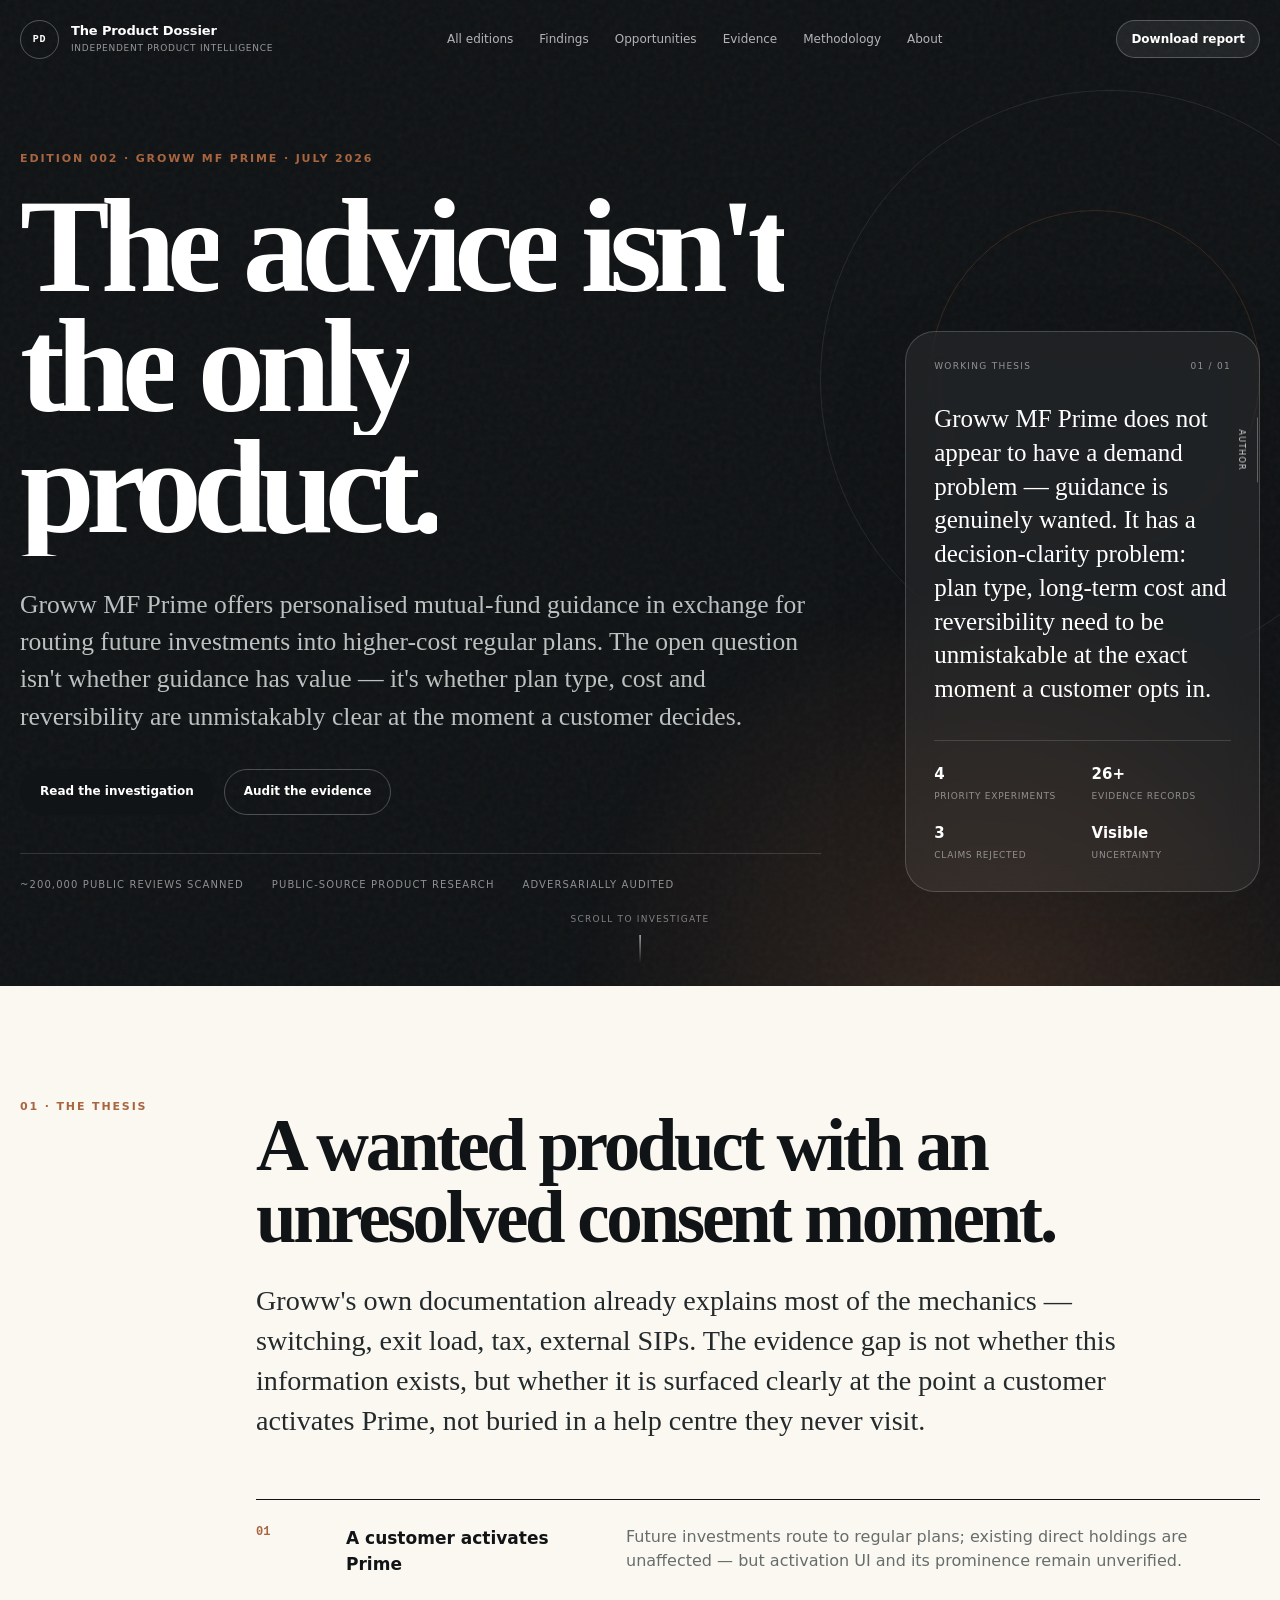
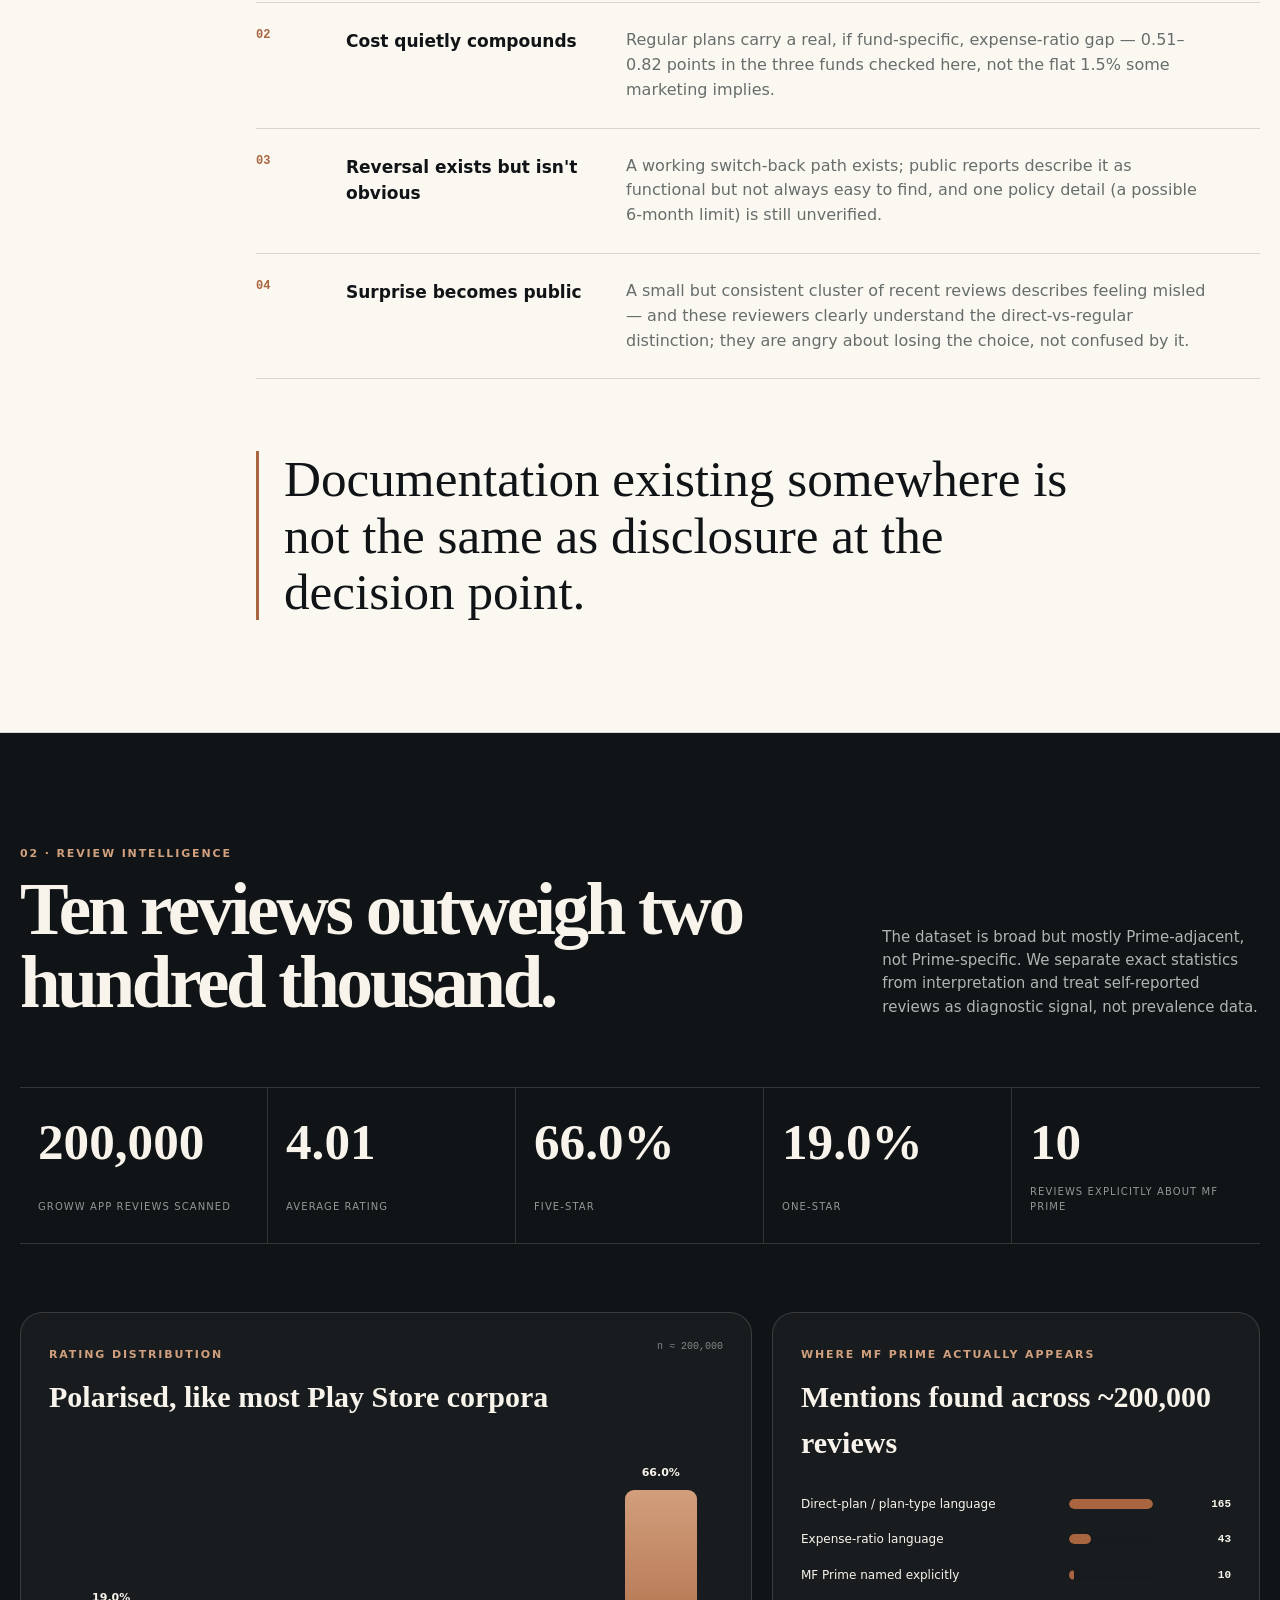
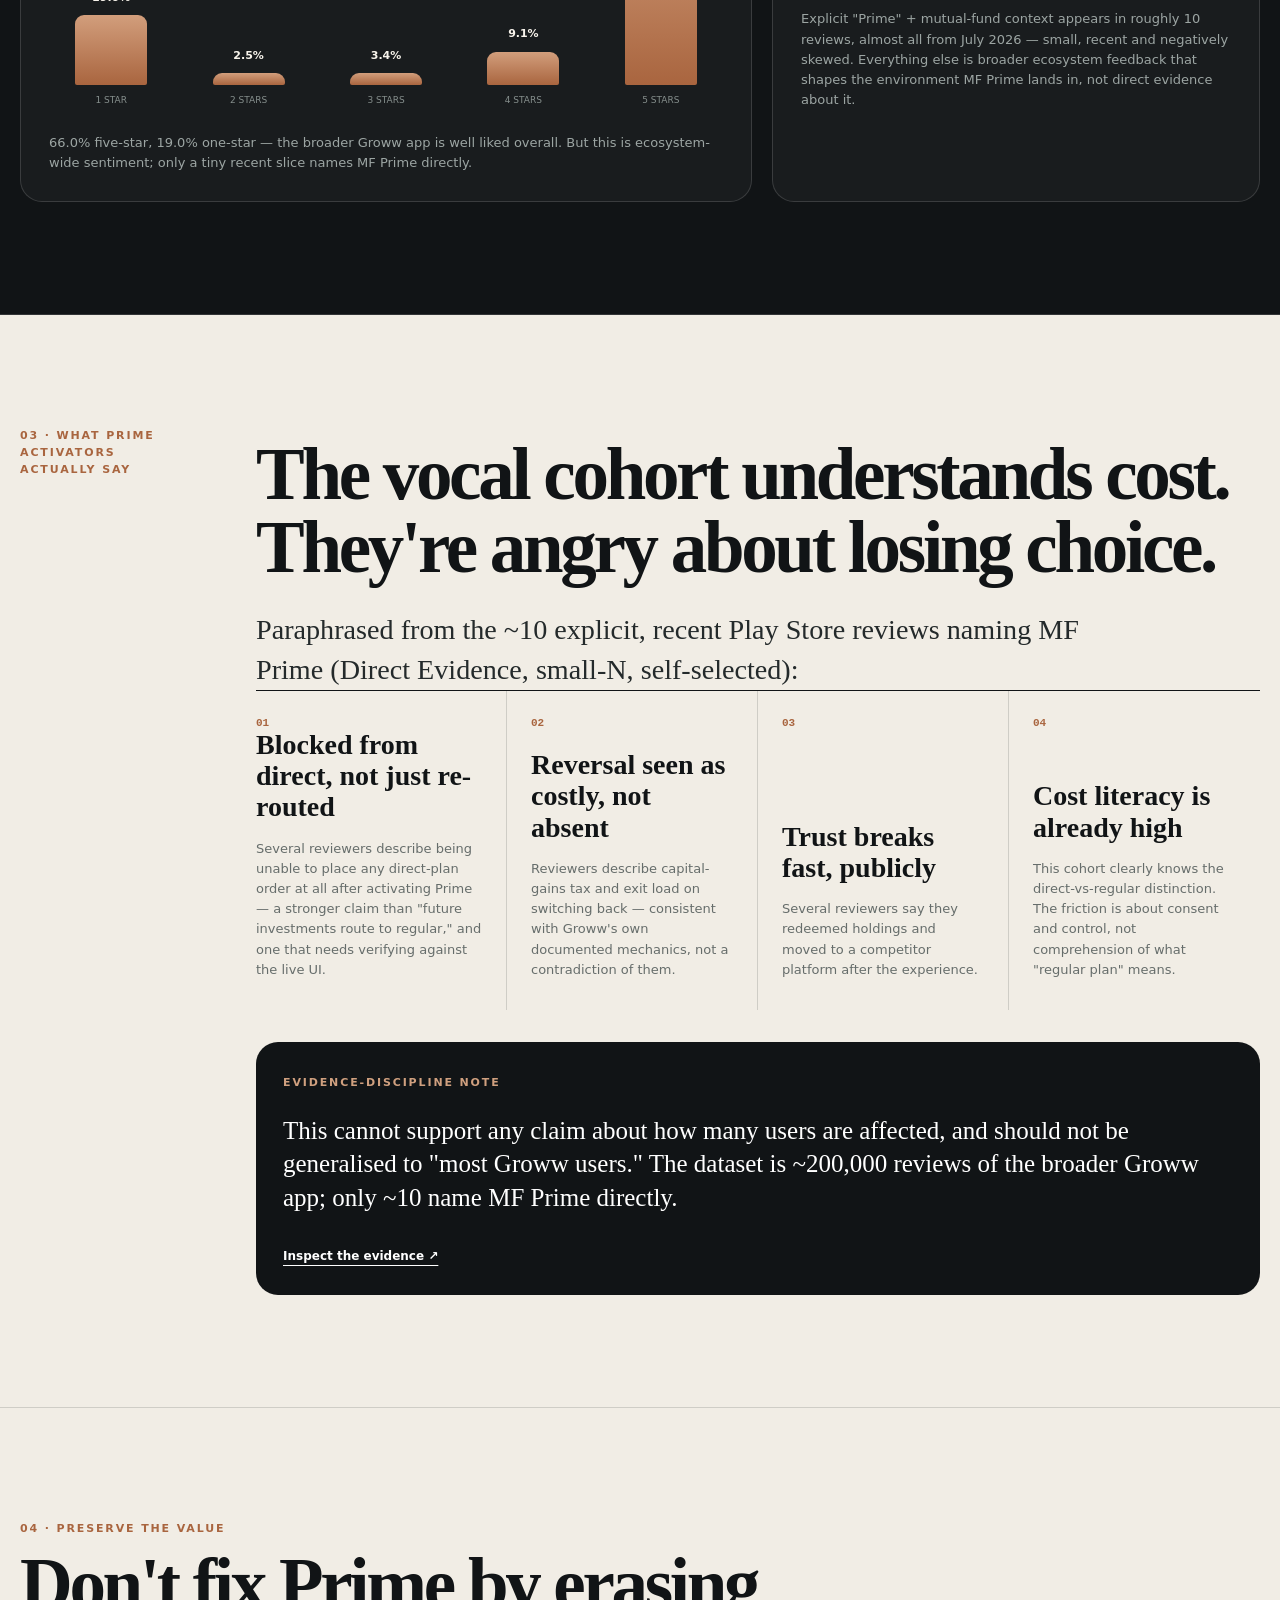
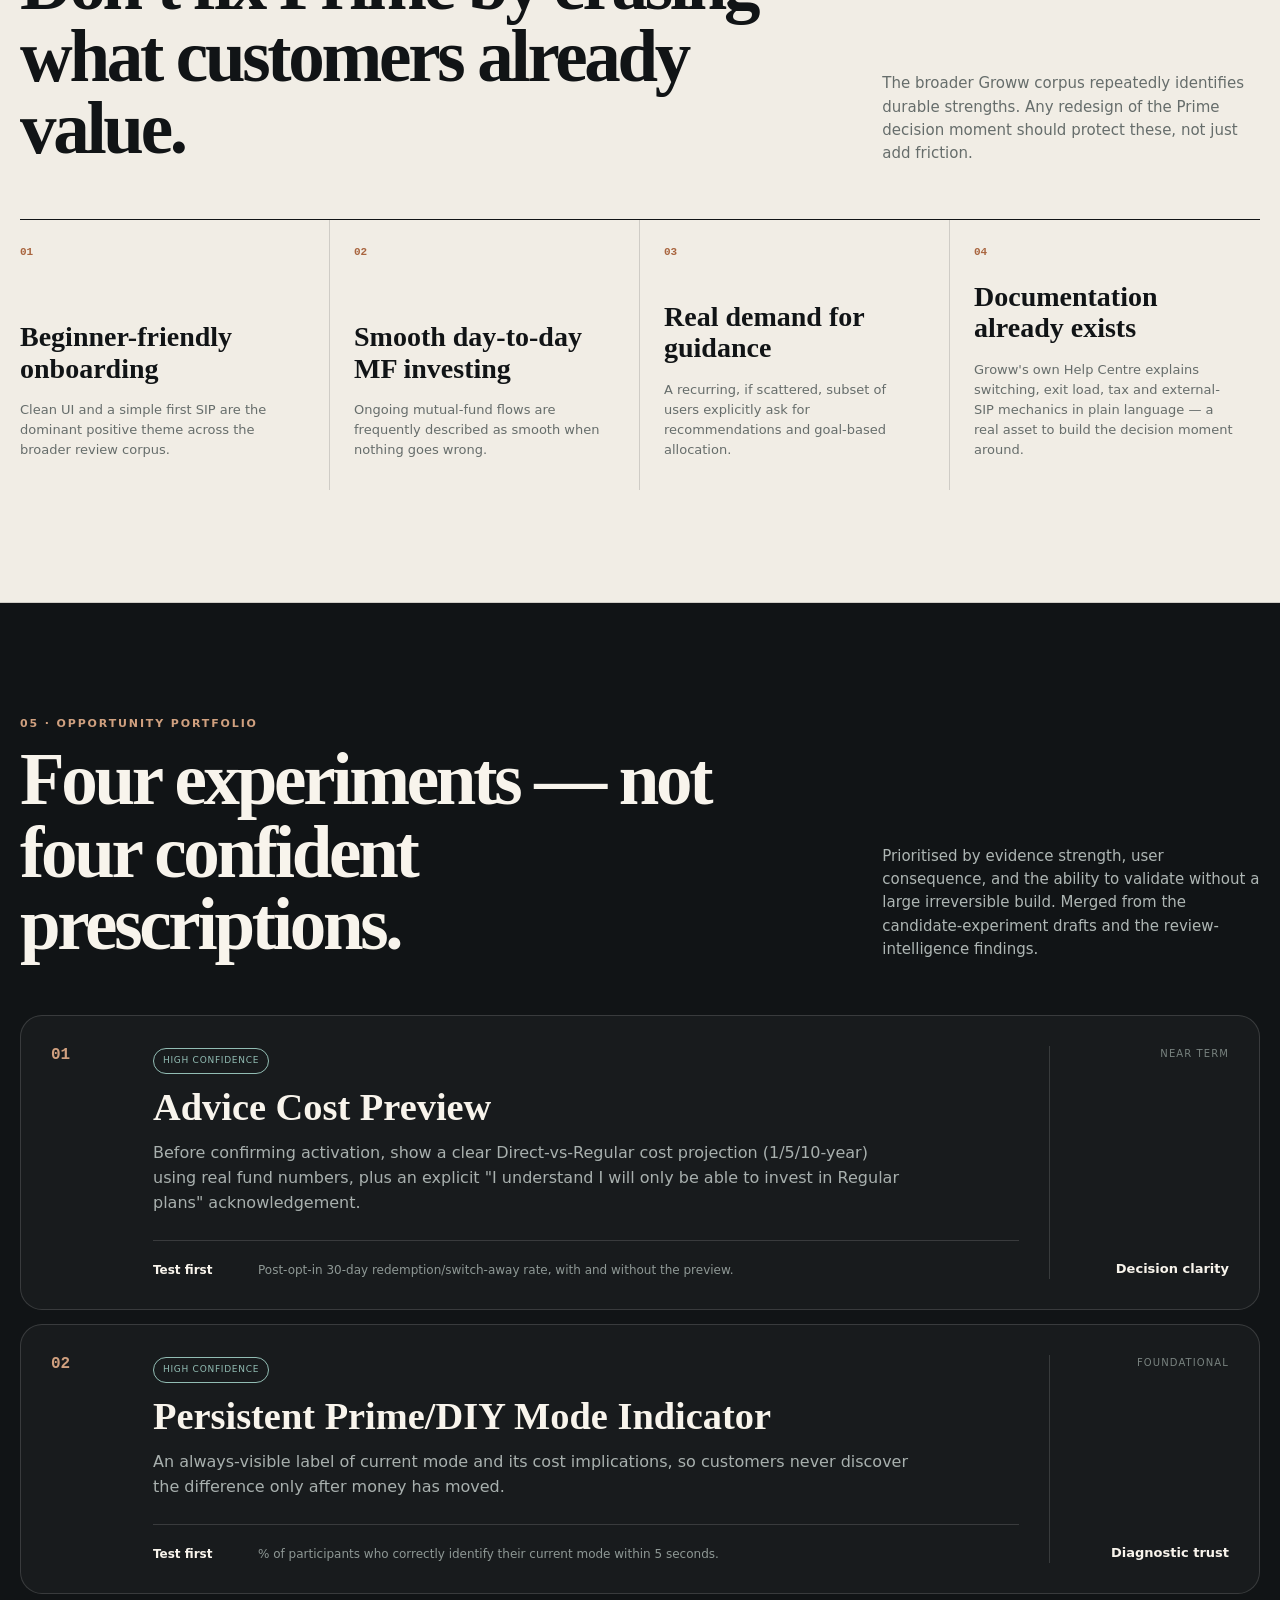
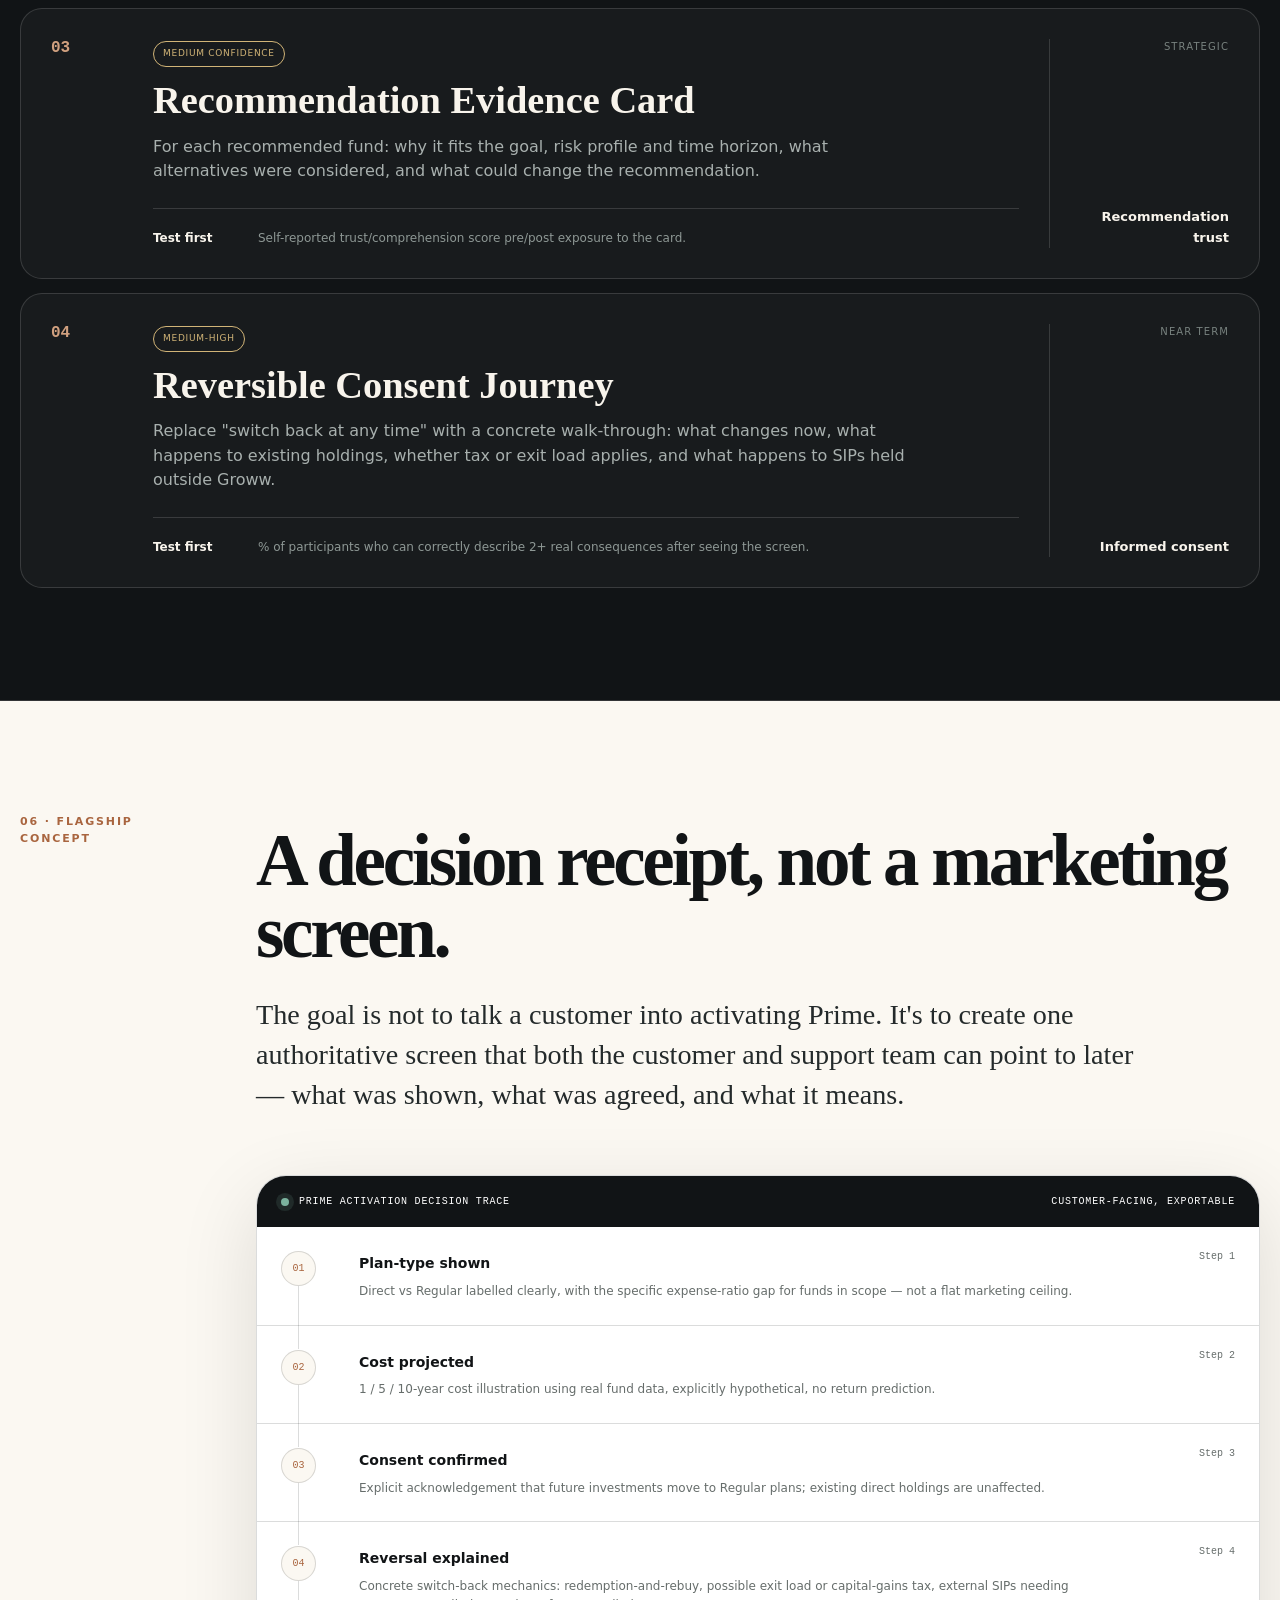
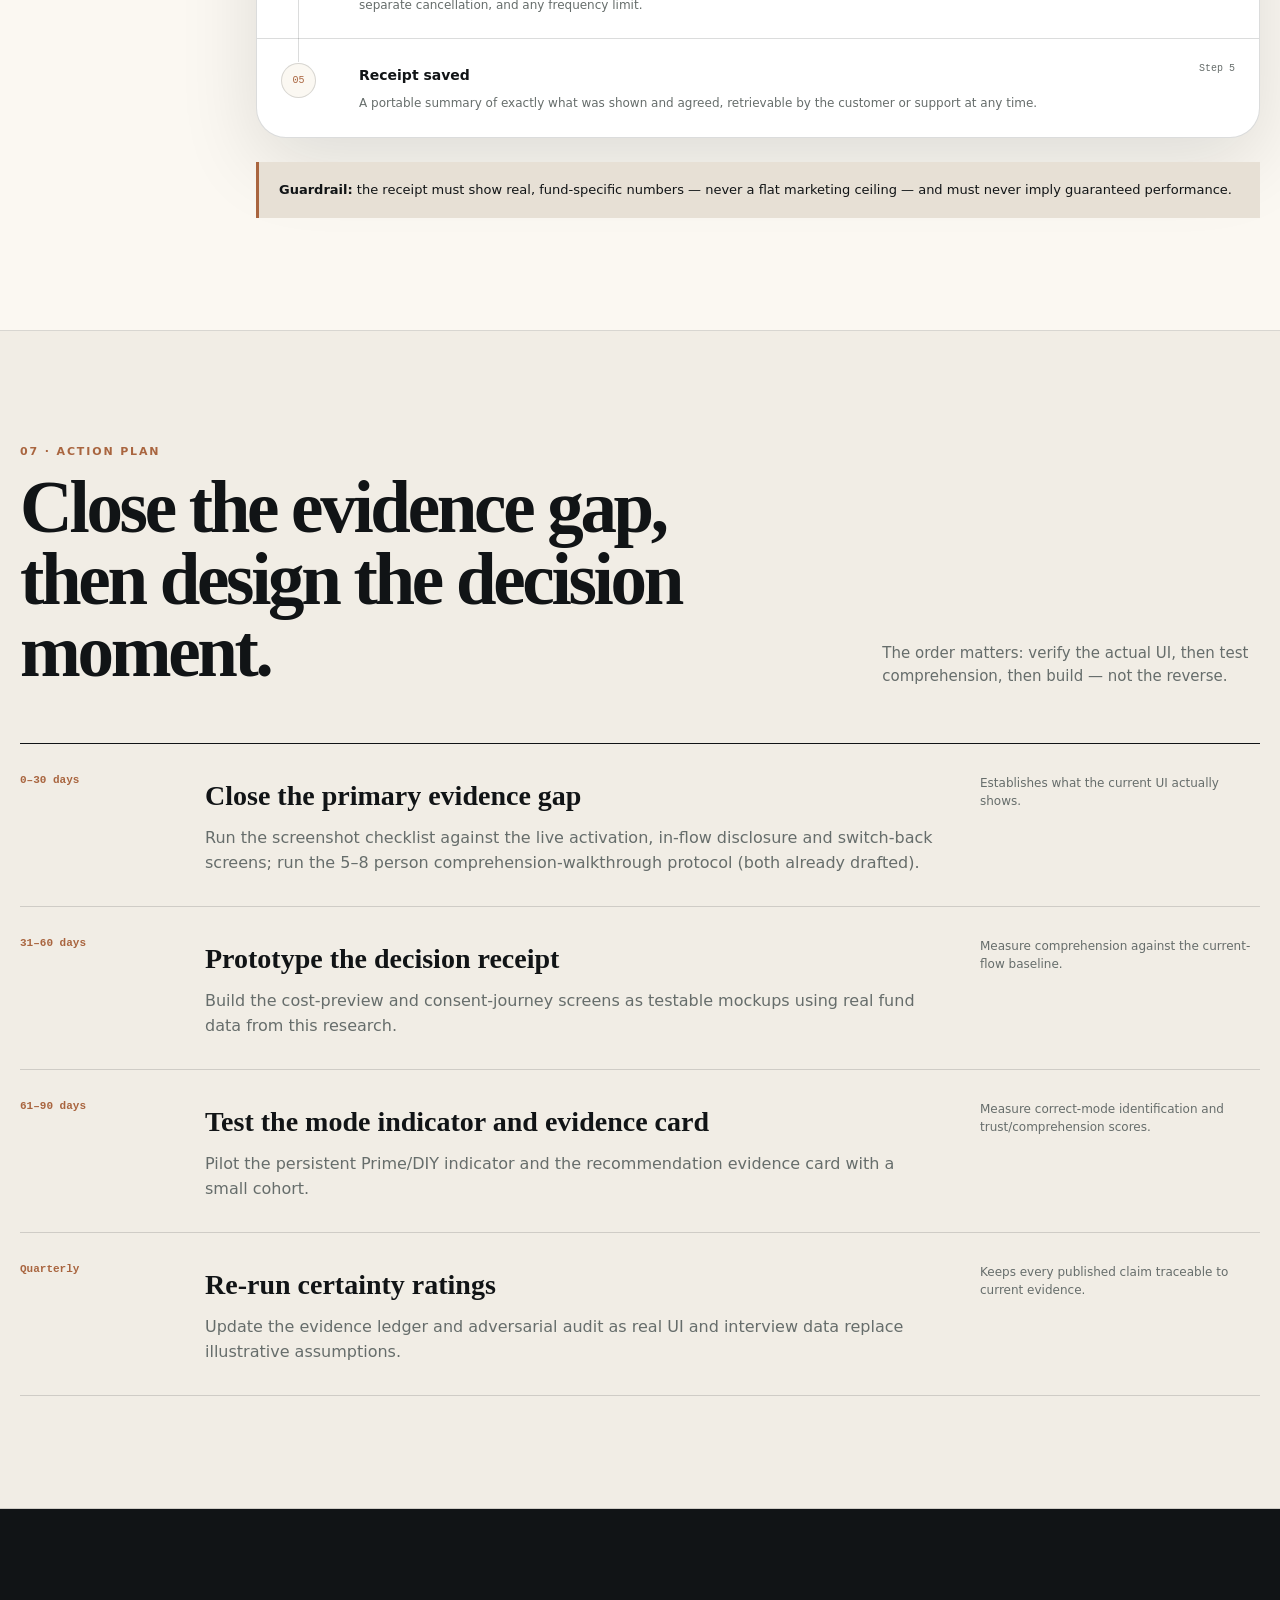
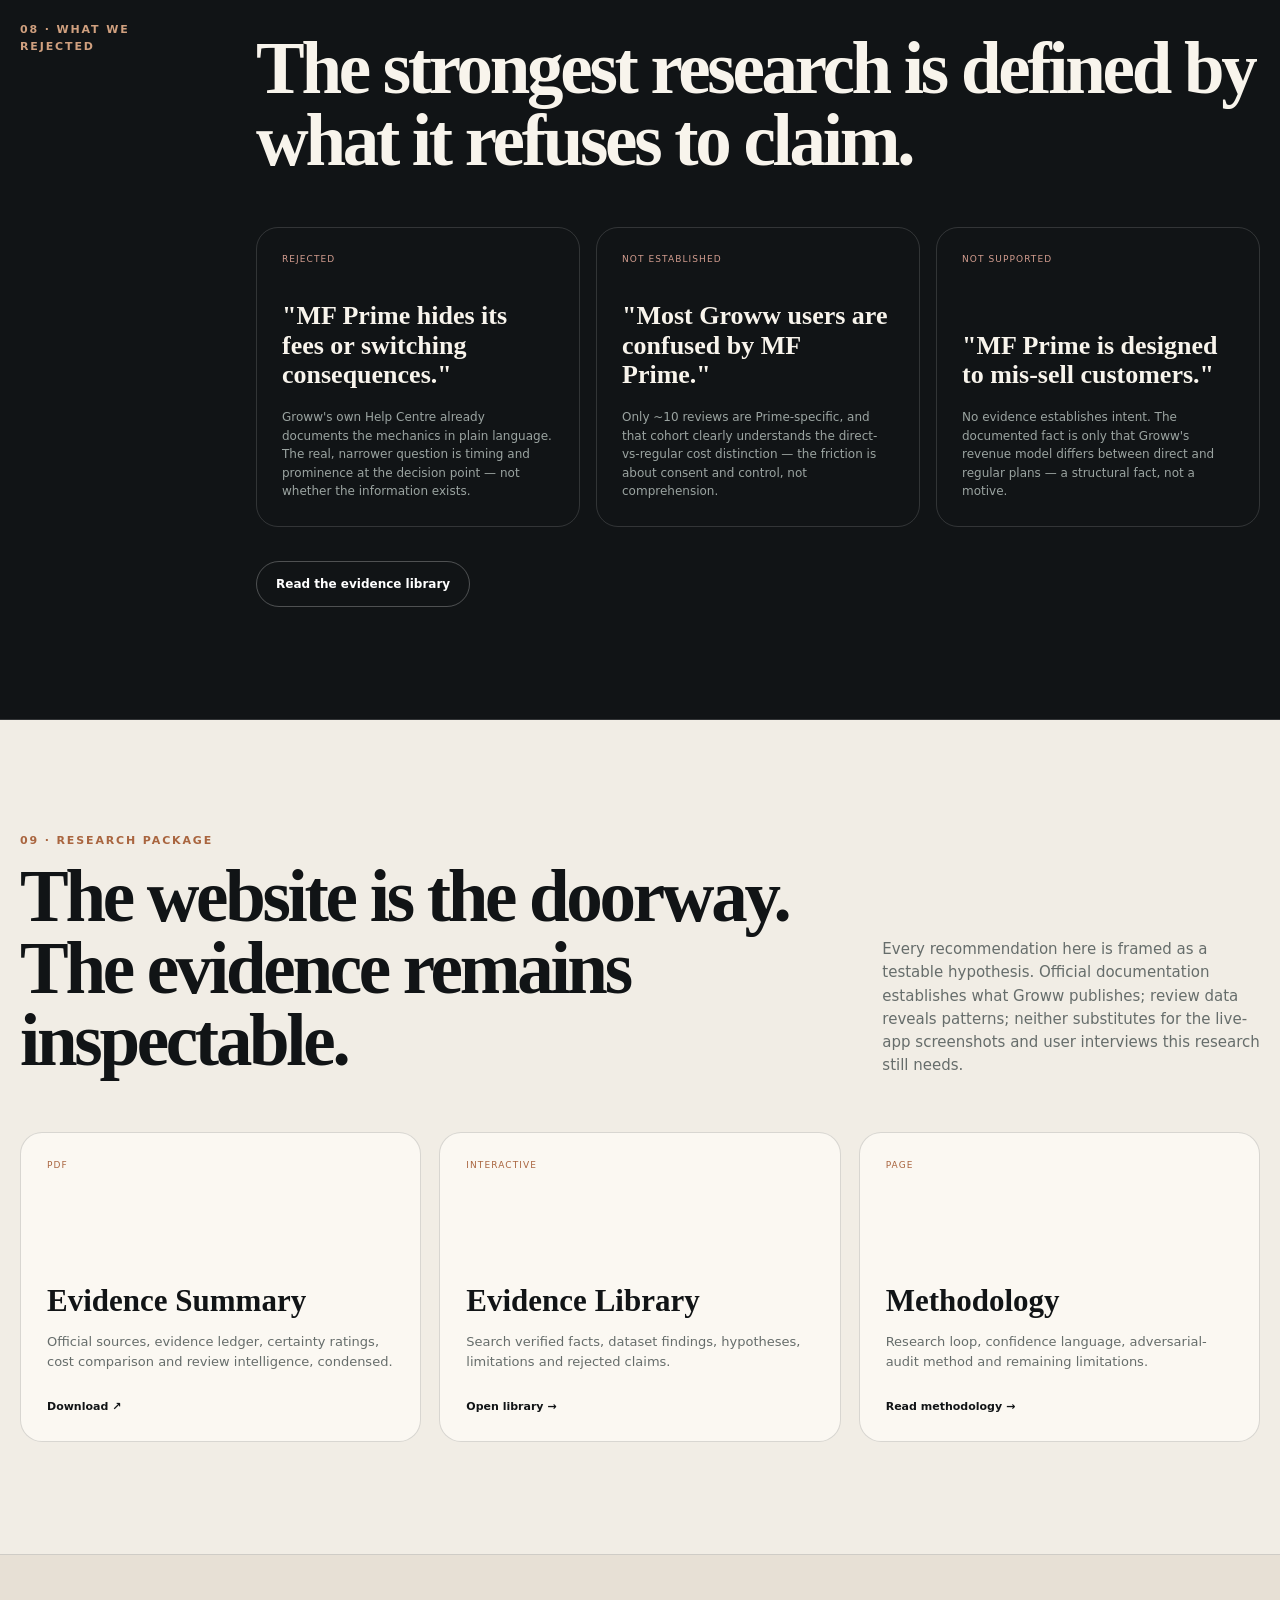
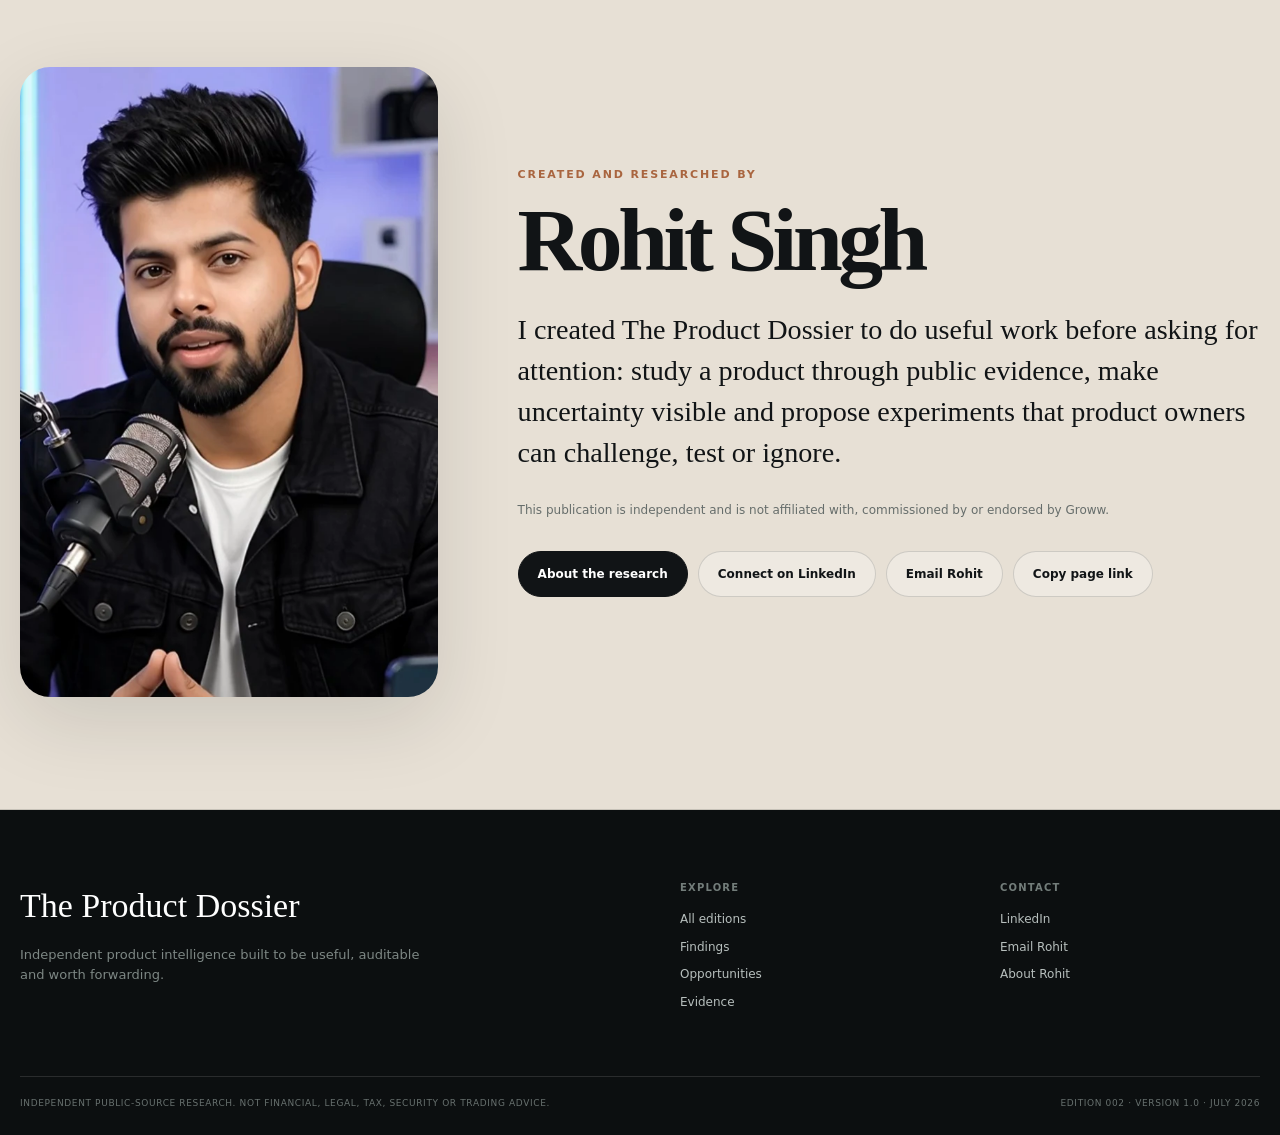
<file: edition-002.html>
<!doctype html>
<html lang="en">
<head>
  <meta charset="utf-8">
  <meta name="viewport" content="width=device-width, initial-scale=1">
  <title>The Decision, Not Just the Advice — Groww MF Prime | The Product Dossier</title>
  <meta name="description" content="An evidence-first product investigation into Groww MF Prime: ~200,000 app reviews, official documentation, competitor verification and an adversarial evidence audit.">
  <meta name="theme-color" content="#111416">
  <meta property="og:type" content="article">
  <meta property="og:title" content="The Decision, Not Just the Advice — Groww MF Prime">
  <meta property="og:description" content="The advice isn't the only product. The decision is. An independent investigation into personalised mutual-fund guidance, cost transparency and consent.">
  <meta property="og:image" content="https://delta-exchange-product-dossier.vercel.app/social-card.jpg">
  <meta property="og:url" content="https://delta-exchange-product-dossier.vercel.app/edition-002.html">
  <meta property="og:image:type" content="image/jpeg">
  <meta property="og:image:width" content="1200">
  <meta property="og:image:height" content="630">
  <meta name="twitter:card" content="summary_large_image">
  <meta name="twitter:image" content="https://delta-exchange-product-dossier.vercel.app/social-card.jpg">
  <link rel="canonical" href="https://delta-exchange-product-dossier.vercel.app/edition-002.html">
  <link rel="icon" href="favicon.svg" type="image/svg+xml">
  <style>

:root {
  --paper: #f1ede5;
  --paper-deep: #e7e0d5;
  --surface: #fbf8f2;
  --ink: #111416;
  --ink-2: #242a2b;
  --muted: #666d6b;
  --line: rgba(17,20,22,.15);
  --line-light: rgba(255,255,255,.14);
  --copper: #a9653f;
  --copper-light: #d0a07f;
  --teal: #44766f;
  --teal-light: #9ac0b9;
  --blue: #54708b;
  --amber: #a47d35;
  --red: #945548;
  --dark: #111416;
  --dark-2: #171c1e;
  --white: #f8f4ec;
  --serif: "Iowan Old Style", "Palatino Linotype", Palatino, Georgia, serif;
  --sans: Inter, ui-sans-serif, system-ui, -apple-system, BlinkMacSystemFont, "Segoe UI", sans-serif;
  --mono: "SFMono-Regular", Consolas, "Liberation Mono", monospace;
  --content: 1240px;
  --radius-xl: 30px;
  --radius-lg: 22px;
  --radius-md: 16px;
  --shadow: 0 24px 80px rgba(12, 15, 16, .12);
}

* { box-sizing: border-box; }
html { scroll-behavior: smooth; background: var(--paper); }
body { margin: 0; color: var(--ink); background: var(--paper); font-family: var(--sans); line-height: 1.55; text-rendering: optimizeLegibility; overflow-x: hidden; }
body.menu-open { overflow: hidden; }
a { color: inherit; }
img, svg { max-width: 100%; }
button, input, select { font: inherit; }
::selection { background: var(--copper); color: white; }

.skip-link { position: fixed; left: 16px; top: -80px; z-index: 1000; background: white; color: #111; padding: 10px 14px; border-radius: 999px; text-decoration: none; }
.skip-link:focus { top: 16px; }
.container { width: min(calc(100% - 40px), var(--content)); margin-inline: auto; }
.section { padding: 112px 0; border-bottom: 1px solid var(--line); position: relative; }
.dark-section { color: var(--white); background: var(--dark); border-color: var(--line-light); }
.section-grid { display: grid; grid-template-columns: 160px minmax(0, 1fr); gap: 76px; align-items: start; }
.section-intro { margin-bottom: 54px; }
.split-intro { display: grid; grid-template-columns: minmax(0, 1.45fr) minmax(320px, .7fr); gap: 80px; align-items: end; }
.section-label, .eyebrow, .overline { font-size: 11px; letter-spacing: .17em; text-transform: uppercase; font-weight: 820; color: var(--copper); }
.section-label.light { color: var(--copper-light); }
.display-heading { font-family: var(--serif); font-size: clamp(42px, 5.7vw, 78px); line-height: .99; letter-spacing: -.045em; margin: 12px 0 0; max-width: 1000px; font-weight: 700; }
.display-heading.light { color: var(--white); }
.section-lede { max-width: 880px; font-family: var(--serif); font-size: clamp(21px, 2.2vw, 30px); line-height: 1.42; color: var(--ink-2); margin: 26px 0 0; }
.section-copy { margin: 0; color: var(--muted); font-size: 15px; max-width: 560px; }
.section-copy.light-soft, .light-soft { color: #aeb6b4; }

.reading-progress { position: fixed; left: 0; right: 0; top: 0; height: 3px; background: transparent; z-index: 1000; pointer-events: none; }
.reading-progress span { display: block; height: 100%; width: 0; background: var(--copper); transform-origin: left; }

.site-header { position: fixed; top: 0; left: 0; right: 0; z-index: 100; border-bottom: 1px solid transparent; transition: background .35s ease, border-color .35s ease, transform .35s ease; color: white; }
.site-header.scrolled { background: rgba(17,20,22,.92); backdrop-filter: blur(18px); border-color: rgba(255,255,255,.12); }
.header-inner { min-height: 78px; display: flex; align-items: center; justify-content: space-between; gap: 24px; }
.brand { display: inline-flex; align-items: center; gap: 12px; text-decoration: none; }
.brand-mark { width: 39px; height: 39px; border: 1px solid rgba(255,255,255,.28); border-radius: 50%; display: grid; place-items: center; font: 700 10px var(--mono); letter-spacing: .08em; }
.brand-copy { display: flex; flex-direction: column; line-height: 1.1; }
.brand-copy strong { font-size: 13px; letter-spacing: -.01em; }
.brand-copy small { font-size: 9px; color: rgba(255,255,255,.56); margin-top: 5px; letter-spacing: .08em; text-transform: uppercase; }
.desktop-nav { display: flex; align-items: center; gap: 26px; }
.desktop-nav a { text-decoration: none; font-size: 12px; color: rgba(255,255,255,.68); transition: color .2s ease; }
.desktop-nav a:hover { color: white; }
.header-actions { display: flex; align-items: center; gap: 10px; }
.menu-button { display: none; border: 1px solid rgba(255,255,255,.3); background: transparent; width: 42px; height: 42px; border-radius: 50%; padding: 0; position: relative; }
.menu-button span { position: absolute; width: 15px; height: 1px; background: white; left: 13px; transition: transform .25s ease, top .25s ease; }
.menu-button span:first-child { top: 16px; }
.menu-button span:last-child { top: 23px; }
.menu-button[aria-expanded="true"] span:first-child { top: 20px; transform: rotate(45deg); }
.menu-button[aria-expanded="true"] span:last-child { top: 20px; transform: rotate(-45deg); }
.mobile-menu { display: none; position: fixed; inset: 0; z-index: 90; background: var(--dark); color: white; padding: 110px 28px 40px; }
.mobile-menu.open { display: block; }
.mobile-menu a { display: block; text-decoration: none; font-family: var(--serif); font-size: 38px; padding: 16px 0; border-bottom: 1px solid rgba(255,255,255,.14); }

.button { display: inline-flex; align-items: center; justify-content: center; min-height: 46px; padding: 11px 19px; border-radius: 999px; border: 1px solid var(--ink); text-decoration: none; font-size: 12px; font-weight: 750; cursor: pointer; transition: transform .22s ease, background .22s ease, color .22s ease, border-color .22s ease; }
.button:hover { transform: translateY(-2px); }
.button.small { min-height: 38px; padding: 8px 14px; }
.button-primary { background: var(--ink); color: white; }
.button-quiet { background: rgba(255,255,255,.07); color: inherit; border-color: rgba(255,255,255,.24); }
.button-ghost { background: transparent; color: var(--ink); border-color: var(--line); }
.hero .button-ghost { color: white; border-color: rgba(255,255,255,.25); }
.light-button { color: white; border-color: rgba(255,255,255,.26); }
.text-link { color: inherit; font-size: 12px; font-weight: 750; text-underline-offset: 5px; }

.hero { min-height: 100svh; padding: 150px 0 94px; background: #0f1214; color: white; display: flex; align-items: center; position: relative; overflow: hidden; }
.hero-noise { position: absolute; inset: 0; opacity: .08; background-image: url("data:image/svg+xml,%3Csvg viewBox='0 0 220 220' xmlns='http://www.w3.org/2000/svg'%3E%3Cfilter id='n'%3E%3CfeTurbulence type='fractalNoise' baseFrequency='.8' numOctaves='3' stitchTiles='stitch'/%3E%3C/filter%3E%3Crect width='100%25' height='100%25' filter='url(%23n)' opacity='.55'/%3E%3C/svg%3E"); pointer-events: none; }
.hero::after { content: ""; position: absolute; inset: auto -15vw -45vh 40vw; height: 88vh; background: radial-gradient(circle, rgba(169,101,63,.22), transparent 67%); pointer-events: none; }
.hero-orbit { position: absolute; border: 1px solid rgba(255,255,255,.09); border-radius: 50%; pointer-events: none; }
.orbit-one { width: 580px; height: 580px; right: -120px; top: 90px; }
.orbit-two { width: 330px; height: 330px; right: 20px; top: 210px; border-color: rgba(169,101,63,.25); }
.hero-grid { display: grid; grid-template-columns: minmax(0, 1.4fr) minmax(330px, .62fr); gap: 84px; align-items: end; position: relative; z-index: 2; }
.hero-title { font-family: var(--serif); font-size: clamp(72px, 10.5vw, 150px); line-height: .82; letter-spacing: -.065em; margin: 24px 0 34px; max-width: 980px; font-weight: 700; }
.hero-title .word { display: inline-block; overflow: hidden; padding-bottom: .1em; margin-bottom: -.1em; }
.hero-title .word-inner { display: inline-block; transform: translateY(115%); animation: wordReveal .95s cubic-bezier(.2,.75,.15,1) forwards; }
@keyframes wordReveal { to { transform: translateY(0); } }
.hero-deck { max-width: 790px; font-family: var(--serif); font-size: clamp(20px, 2vw, 29px); line-height: 1.45; color: #bbc1bf; margin: 0; }
.hero-actions { display: flex; flex-wrap: wrap; gap: 10px; margin-top: 34px; }
.hero-meta { display: flex; flex-wrap: wrap; gap: 12px 28px; margin-top: 38px; padding-top: 23px; border-top: 1px solid rgba(255,255,255,.14); font-size: 10px; text-transform: uppercase; letter-spacing: .11em; color: rgba(255,255,255,.52); }
.hero-dossier-card { border: 1px solid rgba(255,255,255,.18); background: rgba(255,255,255,.055); backdrop-filter: blur(15px); border-radius: var(--radius-xl); padding: 28px; box-shadow: var(--shadow); }
.card-topline { display: flex; justify-content: space-between; font-size: 9px; color: rgba(255,255,255,.5); text-transform: uppercase; letter-spacing: .14em; }
.hero-dossier-card > p { font-family: var(--serif); font-size: 25px; line-height: 1.35; margin: 28px 0 34px; }
.mini-grid { display: grid; grid-template-columns: 1fr 1fr; gap: 18px; border-top: 1px solid rgba(255,255,255,.14); padding-top: 22px; }
.mini-grid strong { display: block; font-size: 15px; }
.mini-grid span { display: block; font-size: 9px; color: rgba(255,255,255,.48); margin-top: 4px; text-transform: uppercase; letter-spacing: .08em; }
.scroll-cue { position: absolute; left: 50%; bottom: 23px; transform: translateX(-50%); z-index: 2; display: flex; flex-direction: column; align-items: center; gap: 8px; font-size: 9px; text-transform: uppercase; letter-spacing: .14em; color: rgba(255,255,255,.46); }
.scroll-cue i { display: block; width: 1px; height: 28px; background: linear-gradient(white, transparent); animation: scrollPulse 1.8s infinite; }
@keyframes scrollPulse { 0%,100% { transform: scaleY(.45); transform-origin: top; opacity: .3; } 50% { transform: scaleY(1); opacity: 1; } }

.thesis-section { background: var(--surface); }
.thesis-chain { margin-top: 58px; border-top: 1px solid var(--ink); }
.chain-step { display: grid; grid-template-columns: 60px 250px minmax(0,1fr); gap: 30px; align-items: start; padding: 25px 0; border-bottom: 1px solid var(--line); }
.chain-step > span { color: var(--copper); font: 600 12px var(--mono); }
.chain-step h3 { margin: 0; font-size: 17px; }
.chain-step p { margin: 0; color: var(--muted); max-width: 580px; }
.pull-quote { margin: 72px 0 0; padding-left: 25px; border-left: 3px solid var(--copper); font-family: var(--serif); font-size: clamp(34px,4vw,59px); line-height: 1.1; max-width: 860px; }

.data-section { overflow: hidden; }
.stat-marquee { display: grid; grid-template-columns: repeat(5,1fr); border-top: 1px solid var(--line-light); border-bottom: 1px solid var(--line-light); margin: 68px 0; }
.stat-card { min-height: 155px; padding: 28px 18px; border-right: 1px solid var(--line-light); display: flex; flex-direction: column; justify-content: space-between; }
.stat-card:last-child { border-right: 0; }
.stat-card strong { font-family: var(--serif); font-size: clamp(38px,4vw,62px); line-height: 1; }
.stat-card span { font-size: 10px; text-transform: uppercase; letter-spacing: .11em; color: #8f9996; }
.chart-grid { display: grid; grid-template-columns: 1.2fr .8fr; gap: 20px; }
.data-card { border: 1px solid var(--line-light); border-radius: var(--radius-lg); padding: 28px; background: rgba(255,255,255,.035); }
.data-card-head { display: flex; justify-content: space-between; gap: 22px; align-items: start; margin-bottom: 28px; }
.data-card h3 { font-family: var(--serif); font-size: 30px; margin: 8px 0 0; }
.data-card .eyebrow { color: var(--copper-light); }
.data-note { color: #7e8886; font: 10px var(--mono); }
.data-card > p { margin: 25px 0 0; color: #9ca5a3; font-size: 13px; }
.rating-chart { height: 260px; display: grid; grid-template-columns: repeat(5,1fr); gap: 13px; align-items: end; padding-top: 16px; }
.rating-column { height: 100%; display: flex; flex-direction: column; justify-content: flex-end; align-items: center; gap: 9px; }
.rating-bar { width: 100%; max-width: 72px; border-radius: 9px 9px 2px 2px; background: linear-gradient(to top, var(--copper), #d29e7c); min-height: 3px; transform-origin: bottom; transform: scaleY(0); transition: transform 1s cubic-bezier(.2,.7,.2,1); }
.rating-chart.visible .rating-bar { transform: scaleY(1); }
.rating-column strong { font-size: 11px; }
.rating-column span { font-size: 9px; color: #858e8c; text-transform: uppercase; }
.quality-meters { display: grid; gap: 24px; margin-top: 34px; }
.quality-meters > div { display: grid; grid-template-columns: 1fr auto; gap: 8px; align-items: end; }
.quality-meters span { font-size: 12px; color: #a9b1af; }
.quality-meters strong { font: 600 13px var(--mono); }
.quality-meters i { grid-column: 1/-1; height: 4px; background: rgba(255,255,255,.1); position: relative; overflow: hidden; }
.quality-meters i::after { content:""; position: absolute; inset: 0 auto 0 0; width: var(--value); background: var(--teal-light); transform: scaleX(0); transform-origin: left; transition: transform 1.2s ease; }
.data-card.visible .quality-meters i::after { transform: scaleX(1); }

.complaint-section { background: var(--paper); }
.complaint-layout { display: grid; grid-template-columns: minmax(0,1fr) 330px; gap: 48px; margin-top: 60px; align-items: start; }
.complaint-bars { display: grid; gap: 17px; }
.complaint-row { display: grid; grid-template-columns: 250px minmax(0,1fr) 60px; gap: 18px; align-items: center; }
.complaint-row label { font-size: 12px; }
.complaint-track { height: 10px; background: rgba(17,20,22,.08); overflow: hidden; border-radius: 99px; }
.complaint-track i { display: block; height: 100%; background: var(--copper); border-radius: inherit; transform: scaleX(0); transform-origin: left; transition: transform 1.1s cubic-bezier(.2,.7,.2,1); }
.complaint-bars.visible .complaint-track i { transform: scaleX(1); }
.complaint-row strong { font: 600 11px var(--mono); text-align: right; }
.system-insight { position: sticky; top: 115px; padding: 27px; background: var(--ink); color: white; border-radius: var(--radius-lg); }
.system-insight .eyebrow { color: var(--copper-light); }
.system-insight p { font-family: var(--serif); font-size: 25px; line-height: 1.35; margin: 20px 0 28px; }

.strength-grid { display: grid; grid-template-columns: repeat(4,1fr); border-top: 1px solid var(--ink); }
.strength-card { padding: 26px 24px 30px 0; border-right: 1px solid var(--line); min-height: 270px; display: flex; flex-direction: column; }
.strength-card + .strength-card { padding-left: 24px; }
.strength-card:last-child { border-right: 0; }
.strength-card > span { color: var(--copper); font: 600 11px var(--mono); }
.strength-card h3 { font-family: var(--serif); font-size: 28px; line-height: 1.12; margin: auto 0 16px; }
.strength-card p { margin: 0; color: var(--muted); font-size: 13px; }

.opportunity-stack { display: grid; gap: 14px; }
.opportunity-card { display: grid; grid-template-columns: 72px minmax(0,1fr) 180px; gap: 30px; border: 1px solid var(--line-light); border-radius: var(--radius-lg); padding: 30px; background: rgba(255,255,255,.03); transition: background .3s ease, transform .3s ease, border-color .3s ease; }
.opportunity-card:hover { transform: translateY(-3px); background: rgba(255,255,255,.055); border-color: rgba(255,255,255,.25); }
.opp-number { font: 600 16px var(--mono); color: var(--copper-light); }
.opp-copy h3 { font-family: var(--serif); font-size: clamp(30px,3vw,45px); line-height: 1.02; margin: 14px 0; }
.opp-copy > p { color: #a8b0ae; max-width: 760px; margin: 0; }
.opp-test { margin-top: 24px; padding-top: 20px; border-top: 1px solid var(--line-light); display: grid; grid-template-columns: 85px minmax(0,1fr); gap: 20px; font-size: 12px; }
.opp-test strong { color: var(--white); }
.opp-test span { color: #8e9895; }
.opportunity-card aside { border-left: 1px solid var(--line-light); padding-left: 25px; display: flex; flex-direction: column; justify-content: space-between; text-align: right; }
.opportunity-card aside span { font-size: 10px; text-transform: uppercase; letter-spacing: .11em; color: #78827f; }
.opportunity-card aside strong { font-size: 13px; }
.confidence-pill { display: inline-flex; width: fit-content; padding: 5px 9px; border: 1px solid currentColor; border-radius: 999px; font-size: 9px; text-transform: uppercase; letter-spacing: .08em; }
.confidence-pill.high { color: #92bdb4; }
.confidence-pill.medium, .confidence-pill.medium-high { color: #d1b477; }

.receipt-section { background: var(--surface); }
.receipt-demo { margin-top: 60px; border: 1px solid var(--line); border-radius: var(--radius-xl); background: white; box-shadow: var(--shadow); overflow: hidden; }
.receipt-head { display: flex; justify-content: space-between; gap: 20px; padding: 20px 24px; background: var(--ink); color: white; font: 10px var(--mono); text-transform: uppercase; letter-spacing: .08em; }
.receipt-head div { display: flex; align-items: center; gap: 10px; }
.status-dot { width: 8px; height: 8px; border-radius: 50%; background: #7bb29e; box-shadow: 0 0 0 5px rgba(123,178,158,.14); }
.receipt-timeline { list-style: none; padding: 0; margin: 0; }
.receipt-timeline li { display: grid; grid-template-columns: 54px minmax(0,1fr) 120px; gap: 24px; padding: 24px; border-bottom: 1px solid var(--line); align-items: start; position: relative; }
.receipt-timeline li:last-child { border-bottom: 0; }
.receipt-timeline li > span { width: 35px; height: 35px; border: 1px solid var(--line); border-radius: 50%; display: grid; place-items: center; font: 10px var(--mono); color: var(--copper); background: var(--surface); position: relative; z-index: 2; }
.receipt-timeline li:not(:last-child)::after { content:""; position: absolute; left: 41px; top: 59px; bottom: -24px; width: 1px; background: var(--line); }
.receipt-timeline strong { font-size: 14px; }
.receipt-timeline p { margin: 6px 0 0; color: var(--muted); font-size: 12px; }
.receipt-timeline time { font: 10px var(--mono); color: var(--muted); text-align: right; }
.concept-guardrail { margin-top: 24px; padding: 18px 20px; border-left: 3px solid var(--copper); background: var(--paper-deep); font-size: 13px; }

.roadmap { border-top: 1px solid var(--ink); }
.roadmap-row { display: grid; grid-template-columns: 145px minmax(0,1fr) 280px; gap: 40px; padding: 30px 0; border-bottom: 1px solid var(--line); align-items: start; }
.roadmap-time { font: 650 11px var(--mono); color: var(--copper); }
.roadmap-row h3 { margin: 0; font-family: var(--serif); font-size: 28px; }
.roadmap-row p { margin: 9px 0 0; color: var(--muted); }
.roadmap-row aside { color: var(--muted); font-size: 12px; }

.rejection-grid { display: grid; grid-template-columns: repeat(3,1fr); gap: 16px; margin: 50px 0 34px; }
.rejection-card { border: 1px solid var(--line-light); border-radius: var(--radius-lg); padding: 25px; min-height: 300px; display: flex; flex-direction: column; }
.rejection-card > span { color: #d39d8f; font-size: 9px; text-transform: uppercase; letter-spacing: .12em; }
.rejection-card h3 { font-family: var(--serif); font-size: 26px; line-height: 1.14; margin: auto 0 18px; }
.rejection-card p { color: #9ba4a1; font-size: 12px; margin: 0; }

.download-grid { display: grid; grid-template-columns: repeat(3,1fr); gap: 18px; }
.download-card { min-height: 310px; display: flex; flex-direction: column; text-decoration: none; border: 1px solid var(--line); border-radius: var(--radius-lg); padding: 26px; background: var(--surface); transition: transform .25s ease, box-shadow .25s ease, background .25s ease; }
.download-card:hover { transform: translateY(-5px); box-shadow: var(--shadow); background: white; }
.download-card > span { font-size: 9px; text-transform: uppercase; letter-spacing: .12em; color: var(--copper); }
.download-card h3 { font-family: var(--serif); font-size: 31px; line-height: 1.1; margin: auto 0 14px; }
.download-card p { color: var(--muted); font-size: 13px; margin: 0; }
.download-card i { margin-top: 25px; font-style: normal; font-size: 11px; font-weight: 750; }

.author-section { background: var(--paper-deep); }
.author-grid { display: grid; grid-template-columns: minmax(260px,.72fr) minmax(0,1.28fr); gap: 80px; align-items: center; }
.author-image-wrap { height: 630px; border-radius: var(--radius-xl); overflow: hidden; box-shadow: var(--shadow); }
.author-image-wrap img { width: 100%; height: 100%; object-fit: cover; }
.author-copy h2 { font-family: var(--serif); font-size: clamp(56px,7vw,92px); letter-spacing: -.05em; line-height: .95; margin: 14px 0 28px; }
.author-copy > p { font-family: var(--serif); font-size: clamp(20px,2.2vw,29px); line-height: 1.45; max-width: 760px; }
.author-copy .author-note { font-family: var(--sans); font-size: 12px; color: var(--muted); }
.author-actions { display: flex; flex-wrap: wrap; gap: 10px; margin-top: 32px; }
.author-section .button-quiet { color: var(--ink); border-color: var(--line); background: rgba(255,255,255,.3); }

.site-footer { background: #0c0f10; color: white; padding: 70px 0 25px; }
.footer-grid { display: grid; grid-template-columns: 1.5fr .65fr .65fr; gap: 60px; }
.footer-brand { font-family: var(--serif); font-size: 34px; text-decoration: none; }
.footer-grid p { color: #7d8784; max-width: 420px; font-size: 13px; }
.footer-grid strong { display: block; font-size: 10px; text-transform: uppercase; letter-spacing: .12em; color: #737d7a; margin-bottom: 15px; }
.footer-grid > div:not(:first-child) a { display: block; text-decoration: none; color: #b7bfbd; font-size: 12px; margin: 9px 0; }
.footer-bottom { display: flex; justify-content: space-between; gap: 30px; border-top: 1px solid rgba(255,255,255,.12); margin-top: 55px; padding-top: 20px; font-size: 9px; color: #68716f; text-transform: uppercase; letter-spacing: .07em; }

.section-indicator { position: fixed; right: 22px; top: 50%; transform: translateY(-50%); z-index: 70; color: white; display: flex; align-items: center; gap: 10px; mix-blend-mode: difference; pointer-events: none; }
.section-indicator span { writing-mode: vertical-rl; font-size: 8px; text-transform: uppercase; letter-spacing: .15em; }
.section-indicator i { height: 65px; width: 1px; background: currentColor; opacity: .35; }
.back-to-top { position: fixed; right: 24px; bottom: 24px; z-index: 80; width: 44px; height: 44px; border-radius: 50%; border: 1px solid rgba(255,255,255,.22); background: rgba(17,20,22,.88); color: white; opacity: 0; transform: translateY(15px); pointer-events: none; transition: opacity .25s ease, transform .25s ease; }
.back-to-top.visible { opacity: 1; transform: none; pointer-events: auto; }

.reveal { opacity: 0; transform: translateY(24px); transition: opacity .8s ease, transform .8s cubic-bezier(.2,.7,.2,1); }
.reveal.visible { opacity: 1; transform: none; }

/* Inner pages */
.inner-page { background: var(--paper); }
.inner-page .site-header { position: sticky; background: rgba(17,20,22,.97); }
.page-hero { padding: 145px 0 78px; background: var(--dark); color: white; position: relative; overflow: hidden; }
.page-hero::after { content:""; position:absolute; inset:-20% -10% auto 50%; width:500px; height:500px; border:1px solid rgba(255,255,255,.08); border-radius:50%; }
.page-title { font-family: var(--serif); font-size: clamp(60px,9vw,120px); line-height: .88; letter-spacing: -.06em; margin: 18px 0 26px; max-width: 1000px; }
.page-deck { font-family: var(--serif); font-size: clamp(19px,2vw,28px); max-width: 760px; color: #aab2b0; }
.content-shell { display: grid; grid-template-columns: 250px minmax(0,1fr); gap: 70px; }
.sticky-nav { position: sticky; top: 110px; align-self: start; }
.sticky-nav a { display:block; padding:10px 0; color:var(--muted); text-decoration:none; font-size:12px; border-bottom:1px solid var(--line); }
.prose-section { padding: 10px 0 60px; }
.prose-section h2 { font-family:var(--serif); font-size:clamp(38px,4vw,58px); line-height:1.05; margin:0 0 22px; }
.prose-section h3 { font-family:var(--serif); font-size:30px; margin:36px 0 12px; }
.prose-section p { color:var(--muted); max-width:800px; }
.method-grid { display:grid; grid-template-columns:repeat(2,1fr); gap:16px; margin-top:30px; }
.method-card { border:1px solid var(--line); border-radius:var(--radius-lg); padding:24px; background:var(--surface); }
.method-card span { color:var(--copper); font:600 10px var(--mono); }
.method-card h3 { margin:16px 0 10px; font-family:var(--serif); font-size:27px; }
.method-card p { margin:0; font-size:13px; }
.notice { padding:20px 22px; border-left:3px solid var(--copper); background:var(--paper-deep); margin:30px 0; }

.evidence-toolbar { display:flex; flex-wrap:wrap; gap:12px; justify-content:space-between; margin-bottom:25px; }
.search-field { flex:1 1 330px; position:relative; }
.search-field input { width:100%; min-height:50px; border:1px solid var(--line); background:var(--surface); border-radius:999px; padding:0 18px 0 42px; color:var(--ink); }
.search-field::before { content:"⌕"; position:absolute; left:17px; top:11px; font-size:20px; color:var(--muted); }
.filter-row { display:flex; flex-wrap:wrap; gap:7px; }
.filter-button { border:1px solid var(--line); background:transparent; border-radius:999px; padding:9px 12px; font-size:10px; cursor:pointer; }
.filter-button.active { background:var(--ink); color:white; border-color:var(--ink); }
.evidence-count { font-size:11px; color:var(--muted); margin:0 0 20px; }
.evidence-grid { display:grid; gap:12px; }
.evidence-card { border:1px solid var(--line); border-radius:var(--radius-lg); background:var(--surface); overflow:hidden; }
.evidence-summary { width:100%; border:0; background:transparent; color:inherit; padding:22px; display:grid; grid-template-columns:70px minmax(0,1fr) auto 25px; gap:18px; text-align:left; align-items:start; cursor:pointer; }
.evidence-id { font:600 11px var(--mono); color:var(--copper); }
.evidence-category { font-size:9px; text-transform:uppercase; letter-spacing:.12em; color:var(--muted); }
.evidence-summary h3 { font-family:var(--serif); font-size:25px; line-height:1.15; margin:7px 0 0; }
.evidence-tag { padding:5px 8px; border-radius:999px; border:1px solid var(--line); font-size:9px; white-space:nowrap; }
.evidence-tag.Verified, .evidence-tag.Dataset { color:var(--teal); background:#e4efeb; }
.evidence-tag.Hypothesis { color:var(--amber); background:#f1ead7; }
.evidence-tag.Rejected { color:var(--red); background:#f1e4df; }
.chevron { font-size:20px; transition:transform .2s ease; }
.evidence-card.open .chevron { transform:rotate(45deg); }
.evidence-detail { display:none; grid-template-columns:repeat(2,1fr); gap:1px; background:var(--line); border-top:1px solid var(--line); }
.evidence-card.open .evidence-detail { display:grid; }
.detail-block { background:var(--surface); padding:22px; }
.detail-block strong { display:block; font-size:10px; text-transform:uppercase; letter-spacing:.1em; color:var(--copper); margin-bottom:10px; }
.detail-block p { margin:0; color:var(--muted); font-size:13px; }
.detail-block a { color:var(--ink); }
.empty-state { padding:50px; border:1px dashed var(--line); border-radius:var(--radius-lg); text-align:center; color:var(--muted); }

.about-grid { display:grid; grid-template-columns:.75fr 1.25fr; gap:80px; align-items:start; }
.about-photo { border-radius:var(--radius-xl); overflow:hidden; position:sticky; top:110px; }
.about-photo img { display:block; width:100%; }
.about-copy h2 { font-family:var(--serif); font-size:clamp(46px,5vw,74px); line-height:1; margin:0 0 26px; }
.about-copy .large-copy { font-family:var(--serif); font-size:clamp(21px,2vw,29px); line-height:1.45; color:var(--ink-2); }
.principle-list { border-top:1px solid var(--ink); margin-top:45px; }
.principle-list article { display:grid; grid-template-columns:55px 180px 1fr; gap:25px; padding:22px 0; border-bottom:1px solid var(--line); }
.principle-list span { color:var(--copper); font:600 10px var(--mono); }
.principle-list h3 { margin:0; font-size:15px; }
.principle-list p { margin:0; color:var(--muted); font-size:13px; }

@media (max-width: 1050px) {
  .desktop-nav { display:none; }
  .menu-button { display:block; }
  .hero-grid { grid-template-columns:1fr; gap:50px; }
  .hero-dossier-card { max-width:600px; }
  .section-grid { grid-template-columns:1fr; gap:25px; }
  .split-intro { grid-template-columns:1fr; gap:25px; }
  .stat-marquee { grid-template-columns:repeat(3,1fr); }
  .stat-card:nth-child(3) { border-right:0; }
  .chart-grid, .complaint-layout { grid-template-columns:1fr; }
  .system-insight { position:relative; top:auto; }
  .strength-grid { grid-template-columns:repeat(2,1fr); }
  .strength-card:nth-child(2) { border-right:0; }
  .strength-card:nth-child(n+3) { border-top:1px solid var(--line); }
  .opportunity-card { grid-template-columns:55px minmax(0,1fr); }
  .opportunity-card aside { grid-column:2; border-left:0; border-top:1px solid var(--line-light); padding:16px 0 0; flex-direction:row; text-align:left; }
  .rejection-grid, .download-grid { grid-template-columns:1fr; }
  .author-grid { grid-template-columns:.8fr 1.2fr; gap:45px; }
  .content-shell { grid-template-columns:1fr; }
  .sticky-nav { display:none; }
}

@media (max-width: 720px) {
  .container { width:min(calc(100% - 28px), var(--content)); }
  .section { padding:78px 0; }
  .header-inner { min-height:68px; }
  .brand-copy small { display:none; }
  .header-actions .button { display:none; }
  .hero { min-height:auto; padding:125px 0 90px; }
  .hero-title { font-size:clamp(64px,20vw,100px); }
  .hero-deck { font-size:21px; }
  .hero-meta { display:grid; grid-template-columns:1fr; gap:9px; }
  .hero-dossier-card > p { font-size:22px; }
  .display-heading { font-size:48px; }
  .section-lede { font-size:21px; }
  .chain-step { grid-template-columns:38px minmax(0,1fr); gap:18px; }
  .chain-step p { grid-column:2; }
  .pull-quote { font-size:36px; margin-top:50px; }
  .stat-marquee { grid-template-columns:1fr 1fr; }
  .stat-card { min-height:130px; border-bottom:1px solid var(--line-light); }
  .stat-card:nth-child(2n) { border-right:0; }
  .stat-card:last-child { grid-column:1/-1; }
  .chart-grid { gap:12px; }
  .data-card { padding:20px; }
  .rating-chart { height:220px; gap:8px; }
  .complaint-row { grid-template-columns:1fr 45px; gap:8px 12px; }
  .complaint-track { grid-column:1/-1; grid-row:2; }
  .strength-grid { grid-template-columns:1fr; }
  .strength-card, .strength-card + .strength-card { padding:24px 0; border-right:0; border-top:1px solid var(--line); min-height:230px; }
  .opportunity-card { grid-template-columns:1fr; gap:18px; padding:23px; }
  .opp-number { font-size:12px; }
  .opportunity-card aside { grid-column:1; }
  .opp-test { grid-template-columns:1fr; gap:7px; }
  .receipt-timeline li { grid-template-columns:42px 1fr; gap:15px; }
  .receipt-timeline time { grid-column:2; text-align:left; }
  .receipt-timeline li:not(:last-child)::after { left:32px; }
  .roadmap-row { grid-template-columns:1fr; gap:12px; }
  .roadmap-row aside { padding-top:12px; border-top:1px solid var(--line); }
  .author-grid, .about-grid { grid-template-columns:1fr; }
  .author-image-wrap { height:490px; }
  .footer-grid { grid-template-columns:1fr 1fr; }
  .footer-grid > div:first-child { grid-column:1/-1; }
  .footer-bottom { flex-direction:column; }
  .section-indicator { display:none; }
  .method-grid { grid-template-columns:1fr; }
  .evidence-summary { grid-template-columns:52px minmax(0,1fr) 24px; }
  .evidence-tag { grid-column:2; width:fit-content; }
  .chevron { grid-column:3; grid-row:1; }
  .evidence-detail { grid-template-columns:1fr; }
  .principle-list article { grid-template-columns:40px 1fr; }
  .principle-list p { grid-column:2; }
}

@media (prefers-reduced-motion: reduce) {
  html { scroll-behavior:auto; }
  *, *::before, *::after { animation-duration:.01ms !important; animation-iteration-count:1 !important; transition-duration:.01ms !important; }
  .reveal { opacity:1; transform:none; }
  .hero-title .word-inner { transform:none; }
}

-e </style>
</head>
<body class="edition-page">
  <a class="skip-link" href="#main">Skip to content</a>
  <div class="reading-progress" aria-hidden="true"><span></span></div>

  <header class="site-header" data-header>
    <div class="container header-inner">
      <a class="brand" href="index.html" aria-label="The Product Dossier home">
        <span class="brand-mark">PD</span>
        <span class="brand-copy"><strong>The Product Dossier</strong><small>Independent product intelligence</small></span>
      </a>
      <nav class="desktop-nav" aria-label="Primary navigation">
        <a href="index.html">All editions</a>
        <a href="#findings">Findings</a>
        <a href="#opportunities">Opportunities</a>
        <a href="evidence-002.html">Evidence</a>
        <a href="methodology-002.html">Methodology</a>
        <a href="about.html">About</a>
      </nav>
      <div class="header-actions">
        <a class="button button-quiet small" href="groww-mf-prime-evidence-summary.pdf">Download report</a>
        <button class="menu-button" type="button" aria-label="Open navigation" aria-expanded="false" data-menu-button><span></span><span></span></button>
      </div>
    </div>
  </header>
  <nav class="mobile-menu" aria-label="Mobile navigation" data-mobile-menu>
    <a href="index.html">All editions</a><a href="#findings">Findings</a><a href="#opportunities">Opportunities</a><a href="evidence-002.html">Evidence</a><a href="methodology-002.html">Methodology</a><a href="about.html">About</a>
  </nav>

  <main id="main">
    <section class="hero hero-edition" id="top" data-section="Opening">
      <div class="hero-noise" aria-hidden="true"></div>
      <div class="hero-orbit orbit-one" aria-hidden="true"></div>
      <div class="hero-orbit orbit-two" aria-hidden="true"></div>
      <div class="container hero-grid">
        <div class="hero-copy">
          <div class="overline reveal">Edition 002 · Groww MF Prime · July 2026</div>
          <h1 class="hero-title" data-split-text>The advice isn't the only product.</h1>
          <p class="hero-deck reveal">Groww MF Prime offers personalised mutual-fund guidance in exchange for routing future investments into higher-cost regular plans. The open question isn't whether guidance has value — it's whether plan type, cost and reversibility are unmistakably clear at the moment a customer decides.</p>
          <div class="hero-actions reveal">
            <a class="button button-primary magnetic" href="#thesis">Read the investigation</a>
            <a class="button button-ghost" href="evidence-002.html">Audit the evidence</a>
          </div>
          <div class="hero-meta reveal">
            <span>~200,000 public reviews scanned</span>
            <span>Public-source product research</span>
            <span>Adversarially audited</span>
          </div>
        </div>
        <aside class="hero-dossier-card reveal" aria-label="Edition summary">
          <div class="card-topline"><span>Working thesis</span><span>01 / 01</span></div>
          <p>Groww MF Prime does not appear to have a demand problem — guidance is genuinely wanted. It has a decision-clarity problem: plan type, long-term cost and reversibility need to be unmistakable at the exact moment a customer opts in.</p>
          <div class="mini-grid">
            <div><strong>4</strong><span>Priority experiments</span></div>
            <div><strong>26+</strong><span>Evidence records</span></div>
            <div><strong>3</strong><span>Claims rejected</span></div>
            <div><strong>Visible</strong><span>Uncertainty</span></div>
          </div>
        </aside>
      </div>
      <div class="scroll-cue"><span>Scroll to investigate</span><i></i></div>
    </section>

    <section class="section thesis-section" id="thesis" data-section="Thesis">
      <div class="container section-grid">
        <div class="section-label reveal">01 · The thesis</div>
        <div>
          <h2 class="display-heading reveal">A wanted product with an unresolved consent moment.</h2>
          <p class="section-lede reveal">Groww's own documentation already explains most of the mechanics — switching, exit load, tax, external SIPs. The evidence gap is not whether this information exists, but whether it is surfaced clearly at the point a customer activates Prime, not buried in a help centre they never visit.</p>
          <div class="thesis-chain" data-chain>
            <article class="chain-step reveal"><span>01</span><h3>A customer activates Prime</h3><p>Future investments route to regular plans; existing direct holdings are unaffected — but activation UI and its prominence remain unverified.</p></article>
            <article class="chain-step reveal"><span>02</span><h3>Cost quietly compounds</h3><p>Regular plans carry a real, if fund-specific, expense-ratio gap — 0.51–0.82 points in the three funds checked here, not the flat 1.5% some marketing implies.</p></article>
            <article class="chain-step reveal"><span>03</span><h3>Reversal exists but isn't obvious</h3><p>A working switch-back path exists; public reports describe it as functional but not always easy to find, and one policy detail (a possible 6-month limit) is still unverified.</p></article>
            <article class="chain-step reveal"><span>04</span><h3>Surprise becomes public</h3><p>A small but consistent cluster of recent reviews describes feeling misled — and these reviewers clearly understand the direct-vs-regular distinction; they are angry about losing the choice, not confused by it.</p></article>
          </div>
          <blockquote class="pull-quote reveal">Documentation existing somewhere is not the same as disclosure at the decision point.</blockquote>
        </div>
      </div>
    </section>

    <section class="section data-section dark-section" id="findings" data-section="Evidence">
      <div class="container">
        <div class="section-intro split-intro">
          <div><div class="section-label light reveal">02 · Review intelligence</div><h2 class="display-heading light reveal">Ten reviews outweigh two hundred thousand.</h2></div>
          <p class="section-copy light-soft reveal">The dataset is broad but mostly Prime-adjacent, not Prime-specific. We separate exact statistics from interpretation and treat self-reported reviews as diagnostic signal, not prevalence data.</p>
        </div>
        <div class="stat-marquee" aria-label="Key review statistics">
          <article class="stat-card reveal"><strong data-count="200000">0</strong><span>Groww app reviews scanned</span></article>
          <article class="stat-card reveal"><strong data-count="4.01" data-decimals="2">0</strong><span>average rating</span></article>
          <article class="stat-card reveal"><strong data-count="66" data-suffix="%" data-decimals="1">0</strong><span>five-star</span></article>
          <article class="stat-card reveal"><strong data-count="19" data-suffix="%" data-decimals="1">0</strong><span>one-star</span></article>
          <article class="stat-card reveal"><strong data-count="10" data-decimals="0">0</strong><span>reviews explicitly about MF Prime</span></article>
        </div>

        <div class="chart-grid">
          <article class="data-card reveal">
            <div class="data-card-head"><div><span class="eyebrow">Rating distribution</span><h3>Polarised, like most Play Store corpora</h3></div><span class="data-note">n ≈ 200,000</span></div>
            <div class="rating-chart" data-rating-chart aria-label="Rating distribution chart"></div>
            <p>66.0% five-star, 19.0% one-star — the broader Groww app is well liked overall. But this is ecosystem-wide sentiment; only a tiny recent slice names MF Prime directly.</p>
          </article>
          <article class="data-card reveal">
            <div class="data-card-head"><div><span class="eyebrow">Where MF Prime actually appears</span><h3>Mentions found across ~200,000 reviews</h3></div></div>
            <div class="complaint-bars reveal" data-complaint-chart></div>
            <p>Explicit "Prime" + mutual-fund context appears in roughly 10 reviews, almost all from July 2026 — small, recent and negatively skewed. Everything else is broader ecosystem feedback that shapes the environment MF Prime lands in, not direct evidence about it.</p>
          </article>
        </div>
      </div>
    </section>

    <section class="section complaint-section" data-section="Direct evidence">
      <div class="container section-grid">
        <div class="section-label reveal">03 · What Prime activators actually say</div>
        <div>
          <h2 class="display-heading reveal">The vocal cohort understands cost. They're angry about losing choice.</h2>
          <p class="section-lede reveal">Paraphrased from the ~10 explicit, recent Play Store reviews naming MF Prime (Direct Evidence, small-N, self-selected):</p>
          <div class="strength-grid">
            <article class="strength-card reveal"><span>01</span><h3>Blocked from direct, not just re-routed</h3><p>Several reviewers describe being unable to place any direct-plan order at all after activating Prime — a stronger claim than "future investments route to regular," and one that needs verifying against the live UI.</p></article>
            <article class="strength-card reveal"><span>02</span><h3>Reversal seen as costly, not absent</h3><p>Reviewers describe capital-gains tax and exit load on switching back — consistent with Groww's own documented mechanics, not a contradiction of them.</p></article>
            <article class="strength-card reveal"><span>03</span><h3>Trust breaks fast, publicly</h3><p>Several reviewers say they redeemed holdings and moved to a competitor platform after the experience.</p></article>
            <article class="strength-card reveal"><span>04</span><h3>Cost literacy is already high</h3><p>This cohort clearly knows the direct-vs-regular distinction. The friction is about consent and control, not comprehension of what "regular plan" means.</p></article>
          </div>
          <aside class="system-insight reveal" style="margin-top:32px">
            <span class="eyebrow">Evidence-discipline note</span>
            <p>This cannot support any claim about how many users are affected, and should not be generalised to "most Groww users." The dataset is ~200,000 reviews of the broader Groww app; only ~10 name MF Prime directly.</p>
            <a href="evidence-002.html?category=Consent" class="text-link">Inspect the evidence ↗</a>
          </aside>
        </div>
      </div>
    </section>

    <section class="section strengths-section" data-section="Strengths">
      <div class="container">
        <div class="section-intro split-intro">
          <div><div class="section-label reveal">04 · Preserve the value</div><h2 class="display-heading reveal">Don't fix Prime by erasing what customers already value.</h2></div>
          <p class="section-copy reveal">The broader Groww corpus repeatedly identifies durable strengths. Any redesign of the Prime decision moment should protect these, not just add friction.</p>
        </div>
        <div class="strength-grid">
          <article class="strength-card reveal"><span>01</span><h3>Beginner-friendly onboarding</h3><p>Clean UI and a simple first SIP are the dominant positive theme across the broader review corpus.</p></article>
          <article class="strength-card reveal"><span>02</span><h3>Smooth day-to-day MF investing</h3><p>Ongoing mutual-fund flows are frequently described as smooth when nothing goes wrong.</p></article>
          <article class="strength-card reveal"><span>03</span><h3>Real demand for guidance</h3><p>A recurring, if scattered, subset of users explicitly ask for recommendations and goal-based allocation.</p></article>
          <article class="strength-card reveal"><span>04</span><h3>Documentation already exists</h3><p>Groww's own Help Centre explains switching, exit load, tax and external-SIP mechanics in plain language — a real asset to build the decision moment around.</p></article>
        </div>
      </div>
    </section>
    <section class="section opportunities-section dark-section" id="opportunities" data-section="Opportunities">
      <div class="container">
        <div class="section-intro split-intro">
          <div><div class="section-label light reveal">05 · Opportunity portfolio</div><h2 class="display-heading light reveal">Four experiments — not four confident prescriptions.</h2></div>
          <p class="section-copy light-soft reveal">Prioritised by evidence strength, user consequence, and the ability to validate without a large irreversible build. Merged from the candidate-experiment drafts and the review-intelligence findings.</p>
        </div>
        <div class="opportunity-stack">
          <article class="opportunity-card reveal" data-accent="copper">
            <div class="opp-number">01</div>
            <div class="opp-copy"><div class="confidence-pill high">High confidence</div><h3>Advice Cost Preview</h3><p>Before confirming activation, show a clear Direct-vs-Regular cost projection (1/5/10-year) using real fund numbers, plus an explicit "I understand I will only be able to invest in Regular plans" acknowledgement.</p><div class="opp-test"><strong>Test first</strong><span>Post-opt-in 30-day redemption/switch-away rate, with and without the preview.</span></div></div>
            <aside><span>Near term</span><strong>Decision clarity</strong></aside>
          </article>
          <article class="opportunity-card reveal" data-accent="teal" id="mode-indicator">
            <div class="opp-number">02</div>
            <div class="opp-copy"><div class="confidence-pill high">High confidence</div><h3>Persistent Prime/DIY Mode Indicator</h3><p>An always-visible label of current mode and its cost implications, so customers never discover the difference only after money has moved.</p><div class="opp-test"><strong>Test first</strong><span>% of participants who correctly identify their current mode within 5 seconds.</span></div></div>
            <aside><span>Foundational</span><strong>Diagnostic trust</strong></aside>
          </article>
          <article class="opportunity-card reveal" data-accent="blue">
            <div class="opp-number">03</div>
            <div class="opp-copy"><div class="confidence-pill medium">Medium confidence</div><h3>Recommendation Evidence Card</h3><p>For each recommended fund: why it fits the goal, risk profile and time horizon, what alternatives were considered, and what could change the recommendation.</p><div class="opp-test"><strong>Test first</strong><span>Self-reported trust/comprehension score pre/post exposure to the card.</span></div></div>
            <aside><span>Strategic</span><strong>Recommendation trust</strong></aside>
          </article>
          <article class="opportunity-card reveal" data-accent="amber" id="consent-journey">
            <div class="opp-number">04</div>
            <div class="opp-copy"><div class="confidence-pill medium-high">Medium-high</div><h3>Reversible Consent Journey</h3><p>Replace "switch back at any time" with a concrete walk-through: what changes now, what happens to existing holdings, whether tax or exit load applies, and what happens to SIPs held outside Groww.</p><div class="opp-test"><strong>Test first</strong><span>% of participants who can correctly describe 2+ real consequences after seeing the screen.</span></div></div>
            <aside><span>Near term</span><strong>Informed consent</strong></aside>
          </article>
        </div>
      </div>
    </section>

    <section class="section receipt-section" data-section="Flagship concept">
      <div class="container section-grid">
        <div class="section-label reveal">06 · Flagship concept</div>
        <div>
          <h2 class="display-heading reveal">A decision receipt, not a marketing screen.</h2>
          <p class="section-lede reveal">The goal is not to talk a customer into activating Prime. It's to create one authoritative screen that both the customer and support team can point to later — what was shown, what was agreed, and what it means.</p>
          <div class="receipt-demo reveal" data-receipt>
            <div class="receipt-head"><div><span class="status-dot"></span>Prime activation decision trace</div><span>Customer-facing, exportable</span></div>
            <ol class="receipt-timeline">
              <li><span>01</span><div><strong>Plan-type shown</strong><p>Direct vs Regular labelled clearly, with the specific expense-ratio gap for funds in scope — not a flat marketing ceiling.</p></div><time>Step 1</time></li>
              <li><span>02</span><div><strong>Cost projected</strong><p>1 / 5 / 10-year cost illustration using real fund data, explicitly hypothetical, no return prediction.</p></div><time>Step 2</time></li>
              <li><span>03</span><div><strong>Consent confirmed</strong><p>Explicit acknowledgement that future investments move to Regular plans; existing direct holdings are unaffected.</p></div><time>Step 3</time></li>
              <li><span>04</span><div><strong>Reversal explained</strong><p>Concrete switch-back mechanics: redemption-and-rebuy, possible exit load or capital-gains tax, external SIPs needing separate cancellation, and any frequency limit.</p></div><time>Step 4</time></li>
              <li><span>05</span><div><strong>Receipt saved</strong><p>A portable summary of exactly what was shown and agreed, retrievable by the customer or support at any time.</p></div><time>Step 5</time></li>
            </ol>
          </div>
          <div class="concept-guardrail reveal"><strong>Guardrail:</strong> the receipt must show real, fund-specific numbers — never a flat marketing ceiling — and must never imply guaranteed performance.</div>
        </div>
      </div>
    </section>

    <section class="section roadmap-section" data-section="Roadmap">
      <div class="container">
        <div class="section-intro split-intro">
          <div><div class="section-label reveal">07 · Action plan</div><h2 class="display-heading reveal">Close the evidence gap, then design the decision moment.</h2></div>
          <p class="section-copy reveal">The order matters: verify the actual UI, then test comprehension, then build — not the reverse.</p>
        </div>
        <div class="roadmap">
          <article class="roadmap-row reveal"><span class="roadmap-time">0–30 days</span><div><h3>Close the primary evidence gap</h3><p>Run the screenshot checklist against the live activation, in-flow disclosure and switch-back screens; run the 5–8 person comprehension-walkthrough protocol (both already drafted).</p></div><aside>Establishes what the current UI actually shows.</aside></article>
          <article class="roadmap-row reveal"><span class="roadmap-time">31–60 days</span><div><h3>Prototype the decision receipt</h3><p>Build the cost-preview and consent-journey screens as testable mockups using real fund data from this research.</p></div><aside>Measure comprehension against the current-flow baseline.</aside></article>
          <article class="roadmap-row reveal"><span class="roadmap-time">61–90 days</span><div><h3>Test the mode indicator and evidence card</h3><p>Pilot the persistent Prime/DIY indicator and the recommendation evidence card with a small cohort.</p></div><aside>Measure correct-mode identification and trust/comprehension scores.</aside></article>
          <article class="roadmap-row reveal"><span class="roadmap-time">Quarterly</span><div><h3>Re-run certainty ratings</h3><p>Update the evidence ledger and adversarial audit as real UI and interview data replace illustrative assumptions.</p></div><aside>Keeps every published claim traceable to current evidence.</aside></article>
        </div>
      </div>
    </section>

    <section class="section restraint-section dark-section" data-section="Restraint">
      <div class="container section-grid">
        <div class="section-label light reveal">08 · What we rejected</div>
        <div>
          <h2 class="display-heading light reveal">The strongest research is defined by what it refuses to claim.</h2>
          <div class="rejection-grid">
            <article class="rejection-card reveal"><span>Rejected</span><h3>"MF Prime hides its fees or switching consequences."</h3><p>Groww's own Help Centre already documents the mechanics in plain language. The real, narrower question is timing and prominence at the decision point — not whether the information exists.</p></article>
            <article class="rejection-card reveal"><span>Not established</span><h3>"Most Groww users are confused by MF Prime."</h3><p>Only ~10 reviews are Prime-specific, and that cohort clearly understands the direct-vs-regular cost distinction — the friction is about consent and control, not comprehension.</p></article>
            <article class="rejection-card reveal"><span>Not supported</span><h3>"MF Prime is designed to mis-sell customers."</h3><p>No evidence establishes intent. The documented fact is only that Groww's revenue model differs between direct and regular plans — a structural fact, not a motive.</p></article>
          </div>
          <a class="button button-ghost light-button" href="evidence-002.html">Read the evidence library</a>
        </div>
      </div>
    </section>

    <section class="section research-package" data-section="Downloads">
      <div class="container">
        <div class="section-intro split-intro">
          <div><div class="section-label reveal">09 · Research package</div><h2 class="display-heading reveal">The website is the doorway. The evidence remains inspectable.</h2></div>
          <p class="section-copy reveal">Every recommendation here is framed as a testable hypothesis. Official documentation establishes what Groww publishes; review data reveals patterns; neither substitutes for the live-app screenshots and user interviews this research still needs.</p>
        </div>
        <div class="download-grid">
          <a class="download-card reveal" href="groww-mf-prime-evidence-summary.pdf"><span>PDF</span><h3>Evidence Summary</h3><p>Official sources, evidence ledger, certainty ratings, cost comparison and review intelligence, condensed.</p><i>Download ↗</i></a>
          <a class="download-card reveal" href="evidence-002.html"><span>Interactive</span><h3>Evidence Library</h3><p>Search verified facts, dataset findings, hypotheses, limitations and rejected claims.</p><i>Open library →</i></a>
          <a class="download-card reveal" href="methodology-002.html"><span>Page</span><h3>Methodology</h3><p>Research loop, confidence language, adversarial-audit method and remaining limitations.</p><i>Read methodology →</i></a>
        </div>
      </div>
    </section>

    <section class="section author-section" data-section="Author">
      <div class="container author-grid">
        <div class="author-image-wrap reveal"><img src="rohit-singh.webp" alt="Rohit Singh, creator and researcher behind The Product Dossier" loading="lazy"></div>
        <div class="author-copy reveal">
          <div class="section-label">Created and researched by</div>
          <h2>Rohit Singh</h2>
          <p>I created The Product Dossier to do useful work before asking for attention: study a product through public evidence, make uncertainty visible and propose experiments that product owners can challenge, test or ignore.</p>
          <p class="author-note">This publication is independent and is not affiliated with, commissioned by or endorsed by Groww.</p>
          <div class="author-actions"><a class="button button-primary" href="about.html">About the research</a><a class="button button-quiet" href="https://www.linkedin.com/in/rohit-singh-panwar" target="_blank" rel="noopener noreferrer">Connect on LinkedIn</a><a class="button button-quiet" href="mailto:rohitsinghpanwar190796@gmail.com?subject=The%20Product%20Dossier%20%E2%80%94%20Groww%20MF%20Prime">Email Rohit</a><button class="button button-quiet" type="button" data-copy-link>Copy page link</button></div>
        </div>
      </div>
    </section>
  </main>

  <footer class="site-footer">
    <div class="container footer-grid">
      <div><a class="footer-brand" href="index.html">The Product Dossier</a><p>Independent product intelligence built to be useful, auditable and worth forwarding.</p></div>
      <div><strong>Explore</strong><a href="index.html">All editions</a><a href="#findings">Findings</a><a href="#opportunities">Opportunities</a><a href="evidence-002.html">Evidence</a></div>
      <div><strong>Contact</strong><a href="https://www.linkedin.com/in/rohit-singh-panwar" target="_blank" rel="noopener noreferrer">LinkedIn</a><a href="mailto:rohitsinghpanwar190796@gmail.com?subject=The%20Product%20Dossier%20%E2%80%94%20Groww%20MF%20Prime">Email Rohit</a><a href="about.html">About Rohit</a></div>
    </div>
    <div class="container footer-bottom"><span>Independent public-source research. Not financial, legal, tax, security or trading advice.</span><span>Edition 002 · Version 1.0 · July 2026</span></div>
  </footer>

  <aside class="section-indicator" aria-hidden="true"><span data-section-name>Opening</span><i></i></aside>
  <button class="back-to-top" type="button" aria-label="Back to top" data-back-to-top>↑</button>

<script>
window.DOSSIER_METRICS = {
  reviewCount: 200000,
  averageRating: 4.01,
  positiveShare: 75.1,
  negativeShare: 21.5,
  polarizedShare: 85.0,
  primeSpecificReviews: 10,
  complaintThemes: [
    {label:'Direct-plan / plan-type language', value:165},
    {label:'Expense-ratio language', value:43},
    {label:'MF Prime named explicitly', value:10}
  ],
  ratingDistribution: [
    {stars:1, count:38000, share:19.0},
    {stars:2, count:5000, share:2.5},
    {stars:3, count:6800, share:3.4},
    {stars:4, count:18200, share:9.1},
    {stars:5, count:132000, share:66.0}
  ]
};
</script>
<script>
(() => {
  const reduceMotion = window.matchMedia('(prefers-reduced-motion: reduce)').matches;

  const header = document.querySelector('[data-header]');
  const menuButton = document.querySelector('[data-menu-button]');
  const mobileMenu = document.querySelector('[data-mobile-menu]');
  const progress = document.querySelector('.reading-progress span');
  const topButton = document.querySelector('[data-back-to-top]');
  const sectionName = document.querySelector('[data-section-name]');

  const updateScrollUi = () => {
    const y = window.scrollY;
    header?.classList.toggle('scrolled', y > 30);
    topButton?.classList.toggle('visible', y > 900);
    if (progress) {
      const max = document.documentElement.scrollHeight - window.innerHeight;
      progress.style.width = `${max > 0 ? Math.min(100, (y / max) * 100) : 0}%`;
    }
    if (!reduceMotion) {
      document.documentElement.style.setProperty('--scroll-y', `${y}px`);
      document.querySelectorAll('.hero-orbit').forEach((orb, index) => {
        orb.style.transform = `translate3d(0, ${y * (index ? .055 : .035)}px, 0) rotate(${y * .012}deg)`;
      });
    }
  };
  updateScrollUi();
  window.addEventListener('scroll', updateScrollUi, { passive: true });

  if (menuButton && mobileMenu) {
    menuButton.addEventListener('click', () => {
      const open = mobileMenu.classList.toggle('open');
      document.body.classList.toggle('menu-open', open);
      menuButton.setAttribute('aria-expanded', String(open));
    });
    mobileMenu.querySelectorAll('a').forEach(link => link.addEventListener('click', () => {
      mobileMenu.classList.remove('open');
      document.body.classList.remove('menu-open');
      menuButton.setAttribute('aria-expanded', 'false');
    }));
  }

  topButton?.addEventListener('click', () => window.scrollTo({ top: 0, behavior: reduceMotion ? 'auto' : 'smooth' }));

  document.querySelectorAll('[data-copy-link]').forEach(button => {
    button.addEventListener('click', async () => {
      const original = button.textContent;
      try {
        await navigator.clipboard.writeText(window.location.href);
        button.textContent = 'Link copied';
      } catch {
        window.prompt('Copy this page link:', window.location.href);
      }
      window.setTimeout(() => { button.textContent = original; }, 1600);
    });
  });

  const title = document.querySelector('[data-split-text]');
  if (title && !reduceMotion) {
    const words = title.textContent.trim().split(/\s+/);
    title.innerHTML = words.map((word, index) => `<span class="word"><span class="word-inner" style="animation-delay:${.12 + index * .11}s">${word}</span></span>`).join(' ');
  }

  const revealItems = document.querySelectorAll('.reveal');
  if (reduceMotion) {
    revealItems.forEach(el => el.classList.add('visible'));
  } else {
    const revealObserver = new IntersectionObserver(entries => {
      entries.forEach(entry => {
        if (entry.isIntersecting) {
          entry.target.classList.add('visible');
          revealObserver.unobserve(entry.target);
        }
      });
    }, { rootMargin: '0px 0px -8% 0px', threshold: .08 });
    revealItems.forEach((el, i) => {
      el.style.transitionDelay = `${Math.min((i % 4) * .05, .15)}s`;
      revealObserver.observe(el);
    });
  }

  const sections = [...document.querySelectorAll('[data-section]')];
  if (sections.length && sectionName) {
    const sectionObserver = new IntersectionObserver(entries => {
      const visible = entries.filter(entry => entry.isIntersecting).sort((a, b) => b.intersectionRatio - a.intersectionRatio)[0];
      if (visible) sectionName.textContent = visible.target.dataset.section;
    }, { threshold: [.2, .45, .7], rootMargin: '-25% 0px -55% 0px' });
    sections.forEach(section => sectionObserver.observe(section));
  }

  const countElements = document.querySelectorAll('[data-count]');
  const countObserver = new IntersectionObserver(entries => {
    entries.forEach(entry => {
      if (!entry.isIntersecting) return;
      const el = entry.target;
      const target = Number(el.dataset.count || 0);
      const decimals = Number(el.dataset.decimals || 0);
      const suffix = el.dataset.suffix || '';
      if (reduceMotion) {
        el.textContent = target.toLocaleString(undefined, { minimumFractionDigits: decimals, maximumFractionDigits: decimals }) + suffix;
      } else {
        const started = performance.now();
        const duration = 1200;
        const animate = now => {
          const t = Math.min(1, (now - started) / duration);
          const eased = 1 - Math.pow(1 - t, 4);
          const value = target * eased;
          el.textContent = value.toLocaleString(undefined, { minimumFractionDigits: decimals, maximumFractionDigits: decimals }) + suffix;
          if (t < 1) requestAnimationFrame(animate);
        };
        requestAnimationFrame(animate);
      }
      countObserver.unobserve(el);
    });
  }, { threshold: .5 });
  countElements.forEach(el => countObserver.observe(el));

  const metrics = window.DOSSIER_METRICS;
  const ratingChart = document.querySelector('[data-rating-chart]');
  if (ratingChart && metrics) {
    const max = Math.max(...metrics.ratingDistribution.map(row => row.count));
    ratingChart.innerHTML = metrics.ratingDistribution.map(row => `
      <div class="rating-column">
        <strong>${row.share.toFixed(1)}%</strong>
        <i class="rating-bar" style="height:${Math.max(5, (row.count / max) * 100)}%"></i>
        <span>${row.stars} star${row.stars > 1 ? 's' : ''}</span>
      </div>`).join('');
    const obs = new IntersectionObserver(entries => entries.forEach(e => {
      if (e.isIntersecting) { ratingChart.classList.add('visible'); obs.disconnect(); }
    }), { threshold: .35 });
    obs.observe(ratingChart);
  }

  const complaintChart = document.querySelector('[data-complaint-chart]');
  if (complaintChart && metrics) {
    const max = Math.max(...metrics.complaintThemes.map(row => row.value));
    complaintChart.innerHTML = metrics.complaintThemes.map(row => `
      <div class="complaint-row">
        <label>${row.label}</label>
        <div class="complaint-track"><i style="width:${(row.value / max) * 100}%"></i></div>
        <strong>${row.value.toLocaleString()}</strong>
      </div>`).join('');
    const obs = new IntersectionObserver(entries => entries.forEach(e => {
      if (e.isIntersecting) { complaintChart.classList.add('visible'); obs.disconnect(); }
    }), { threshold: .25 });
    obs.observe(complaintChart);
  }

  document.querySelectorAll('.data-card').forEach(card => {
    const obs = new IntersectionObserver(entries => entries.forEach(e => {
      if (e.isIntersecting) { card.classList.add('visible'); obs.disconnect(); }
    }), { threshold: .35 });
    obs.observe(card);
  });

  if (!reduceMotion && window.matchMedia('(pointer:fine)').matches) {
    document.querySelectorAll('.magnetic').forEach(button => {
      button.addEventListener('pointermove', event => {
        const rect = button.getBoundingClientRect();
        const x = (event.clientX - rect.left - rect.width / 2) * .12;
        const y = (event.clientY - rect.top - rect.height / 2) * .12;
        button.style.transform = `translate(${x}px, ${y}px)`;
      });
      button.addEventListener('pointerleave', () => { button.style.transform = ''; });
    });
  }
})();
</script>
</body>
</html>
</file>
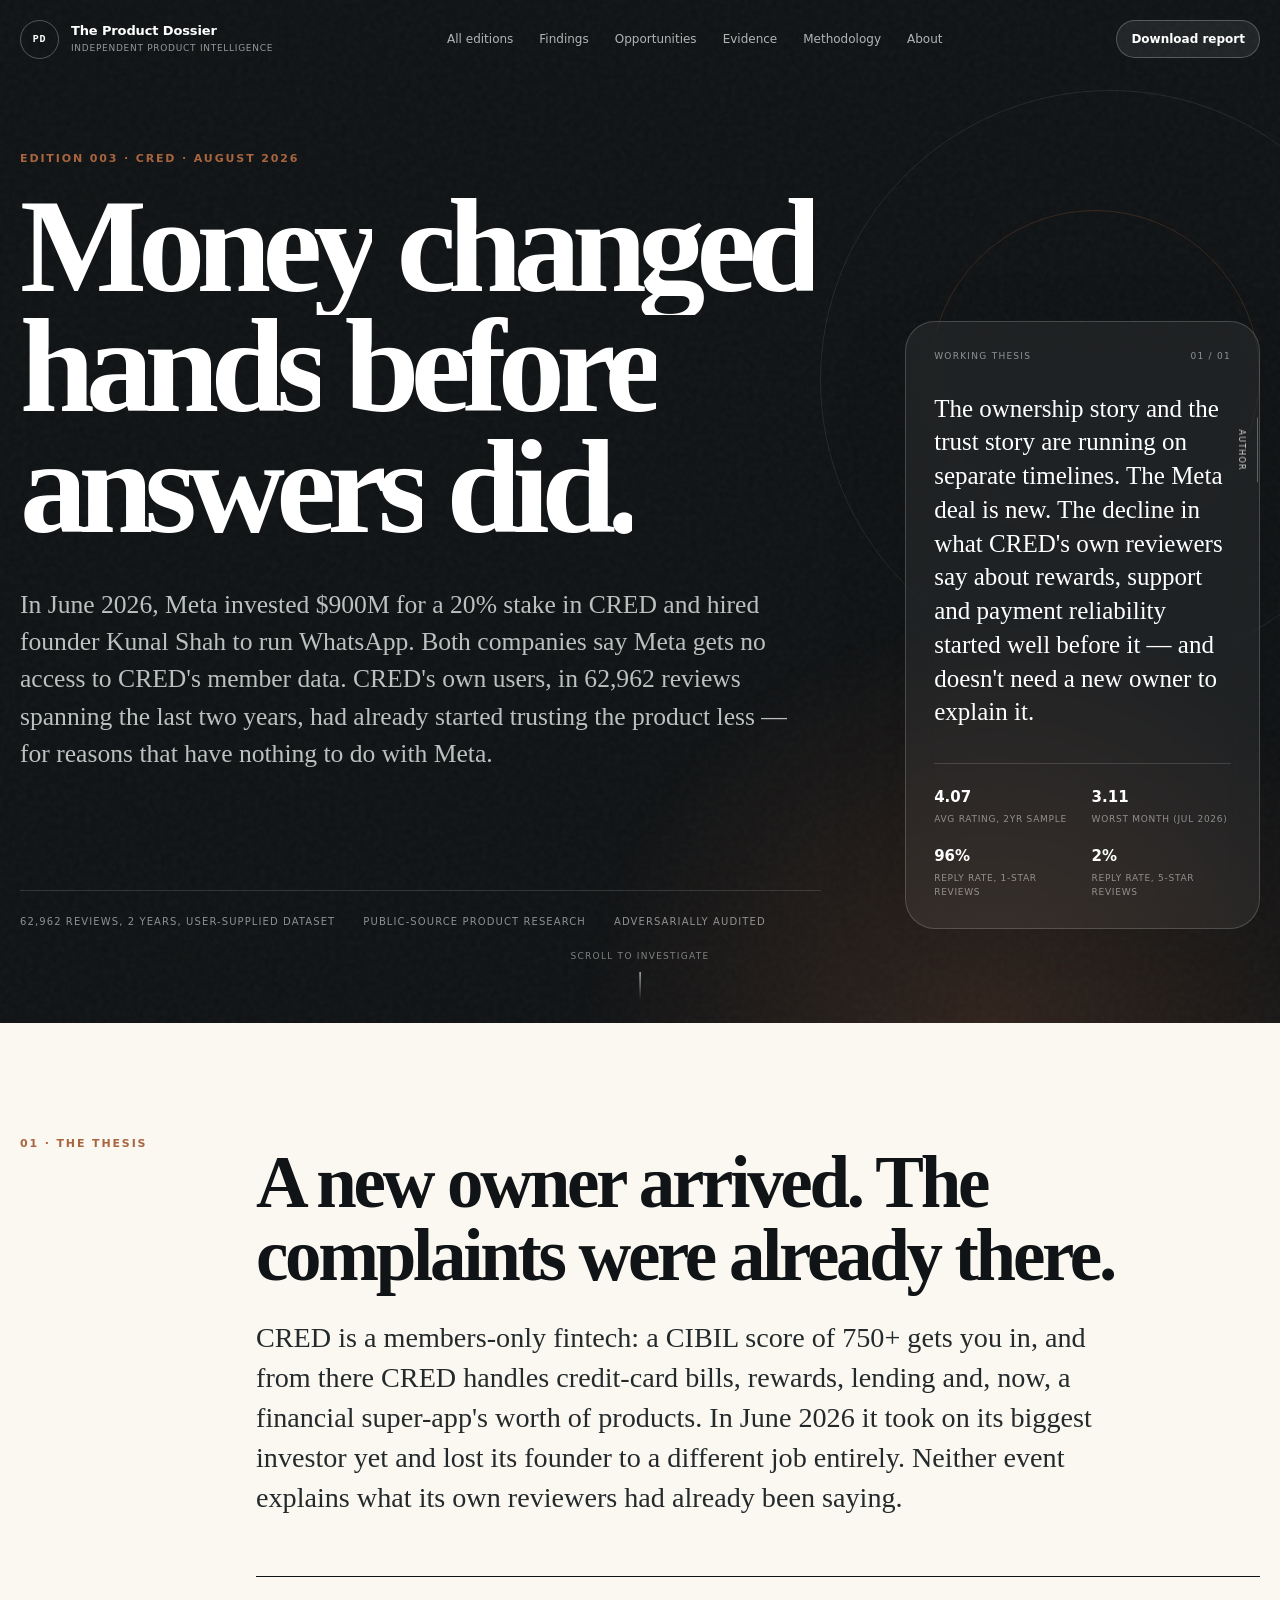
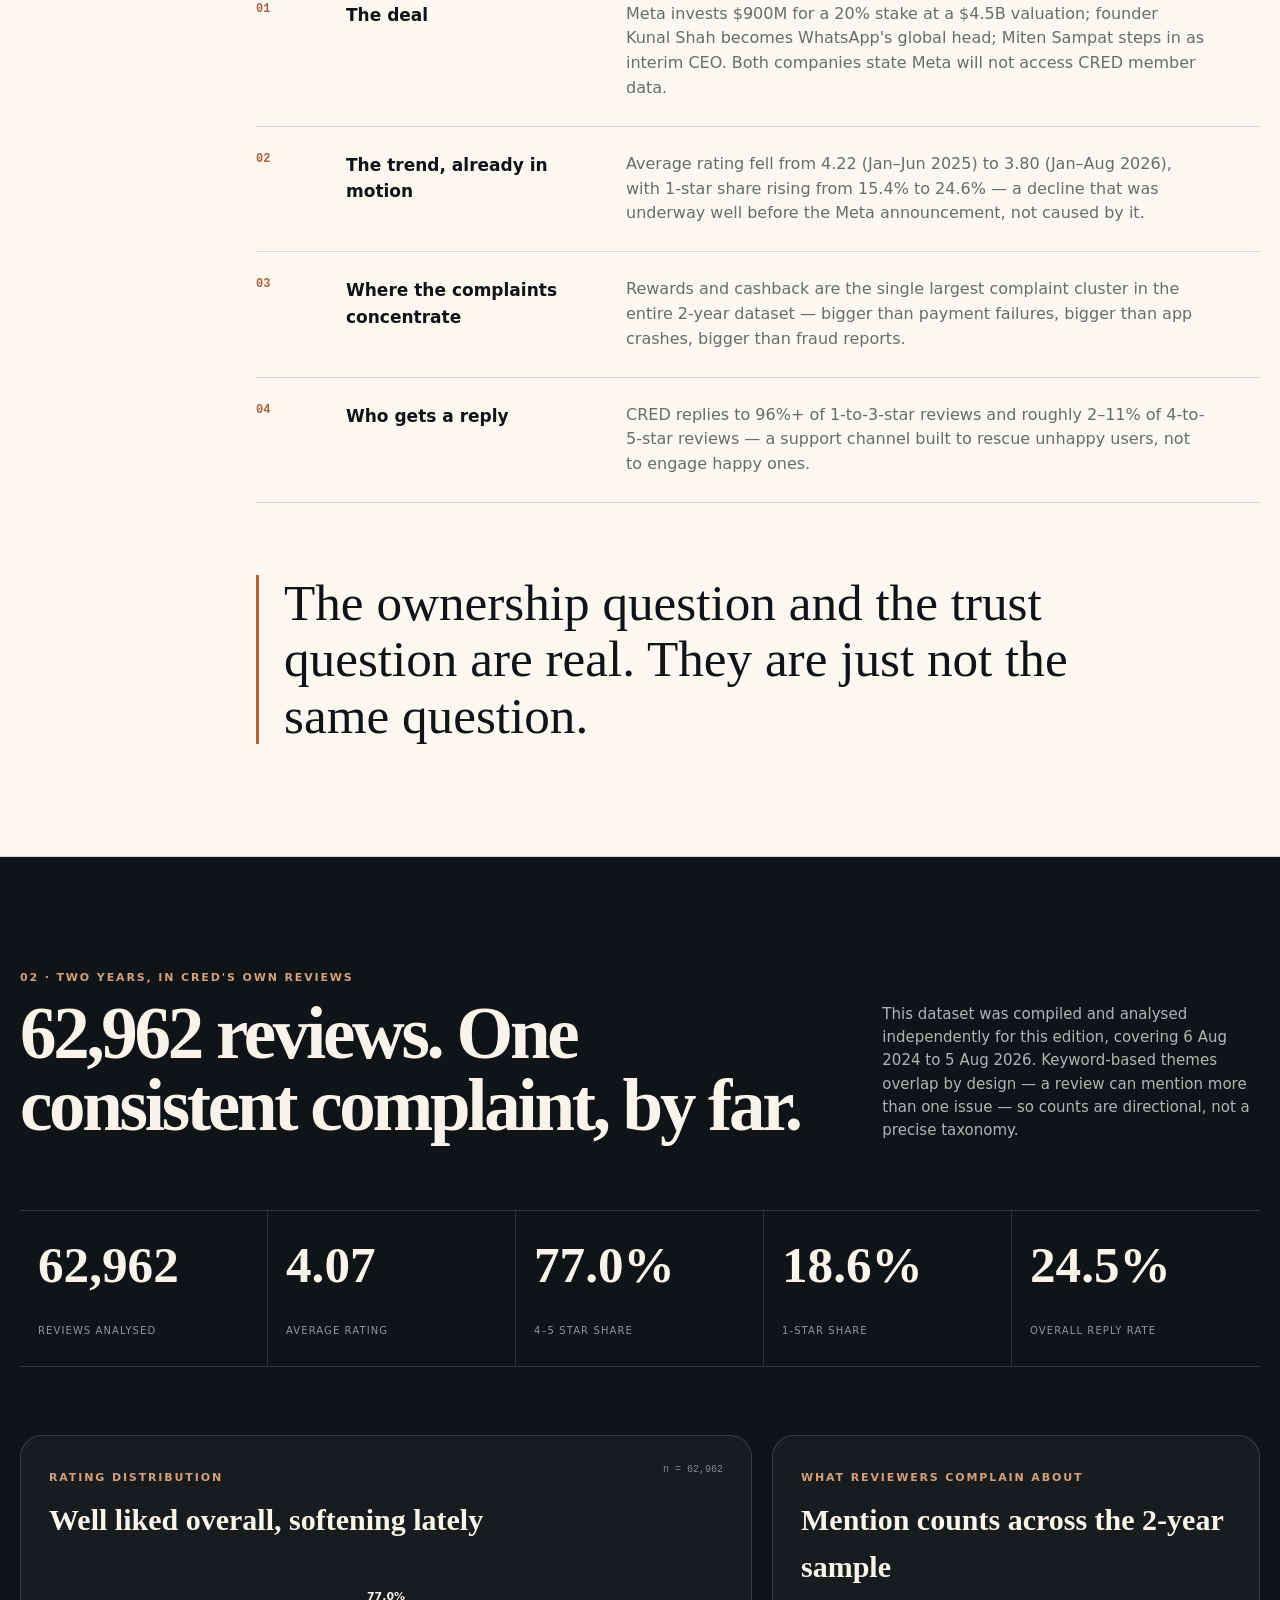
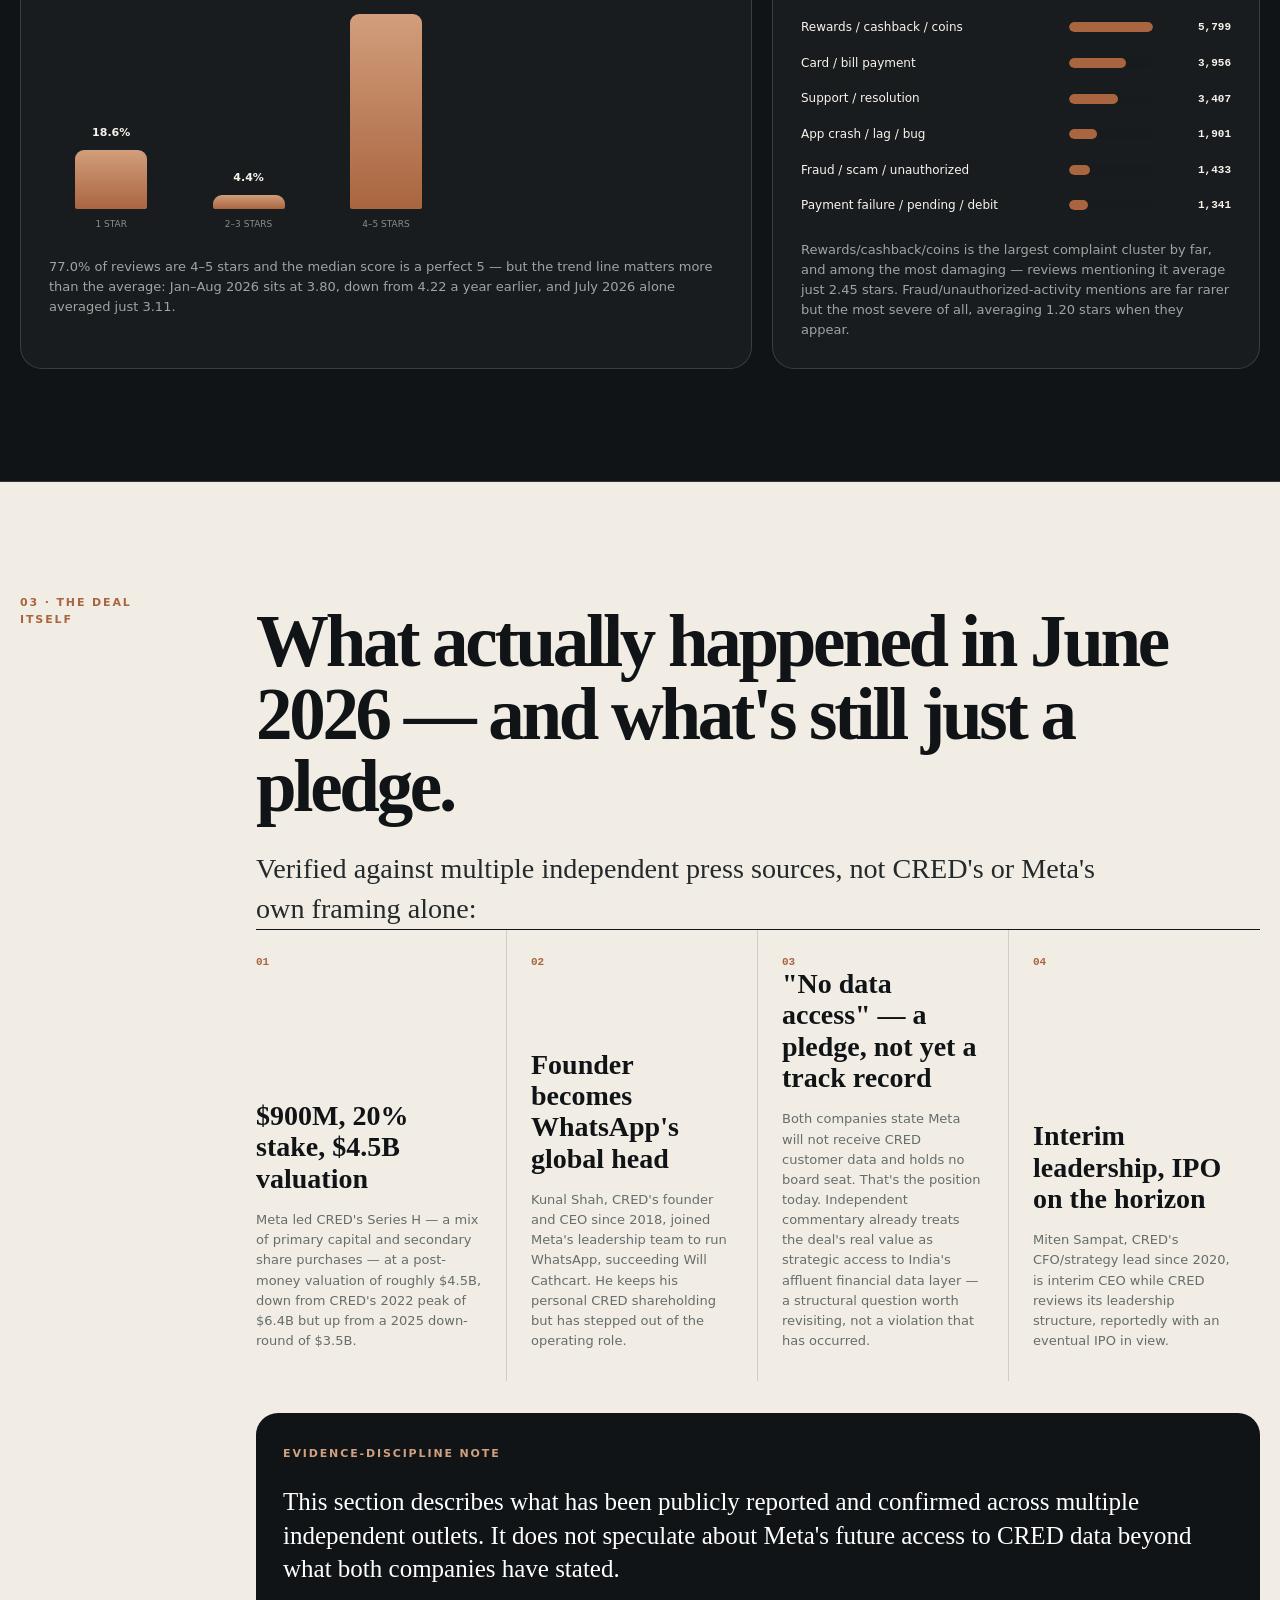
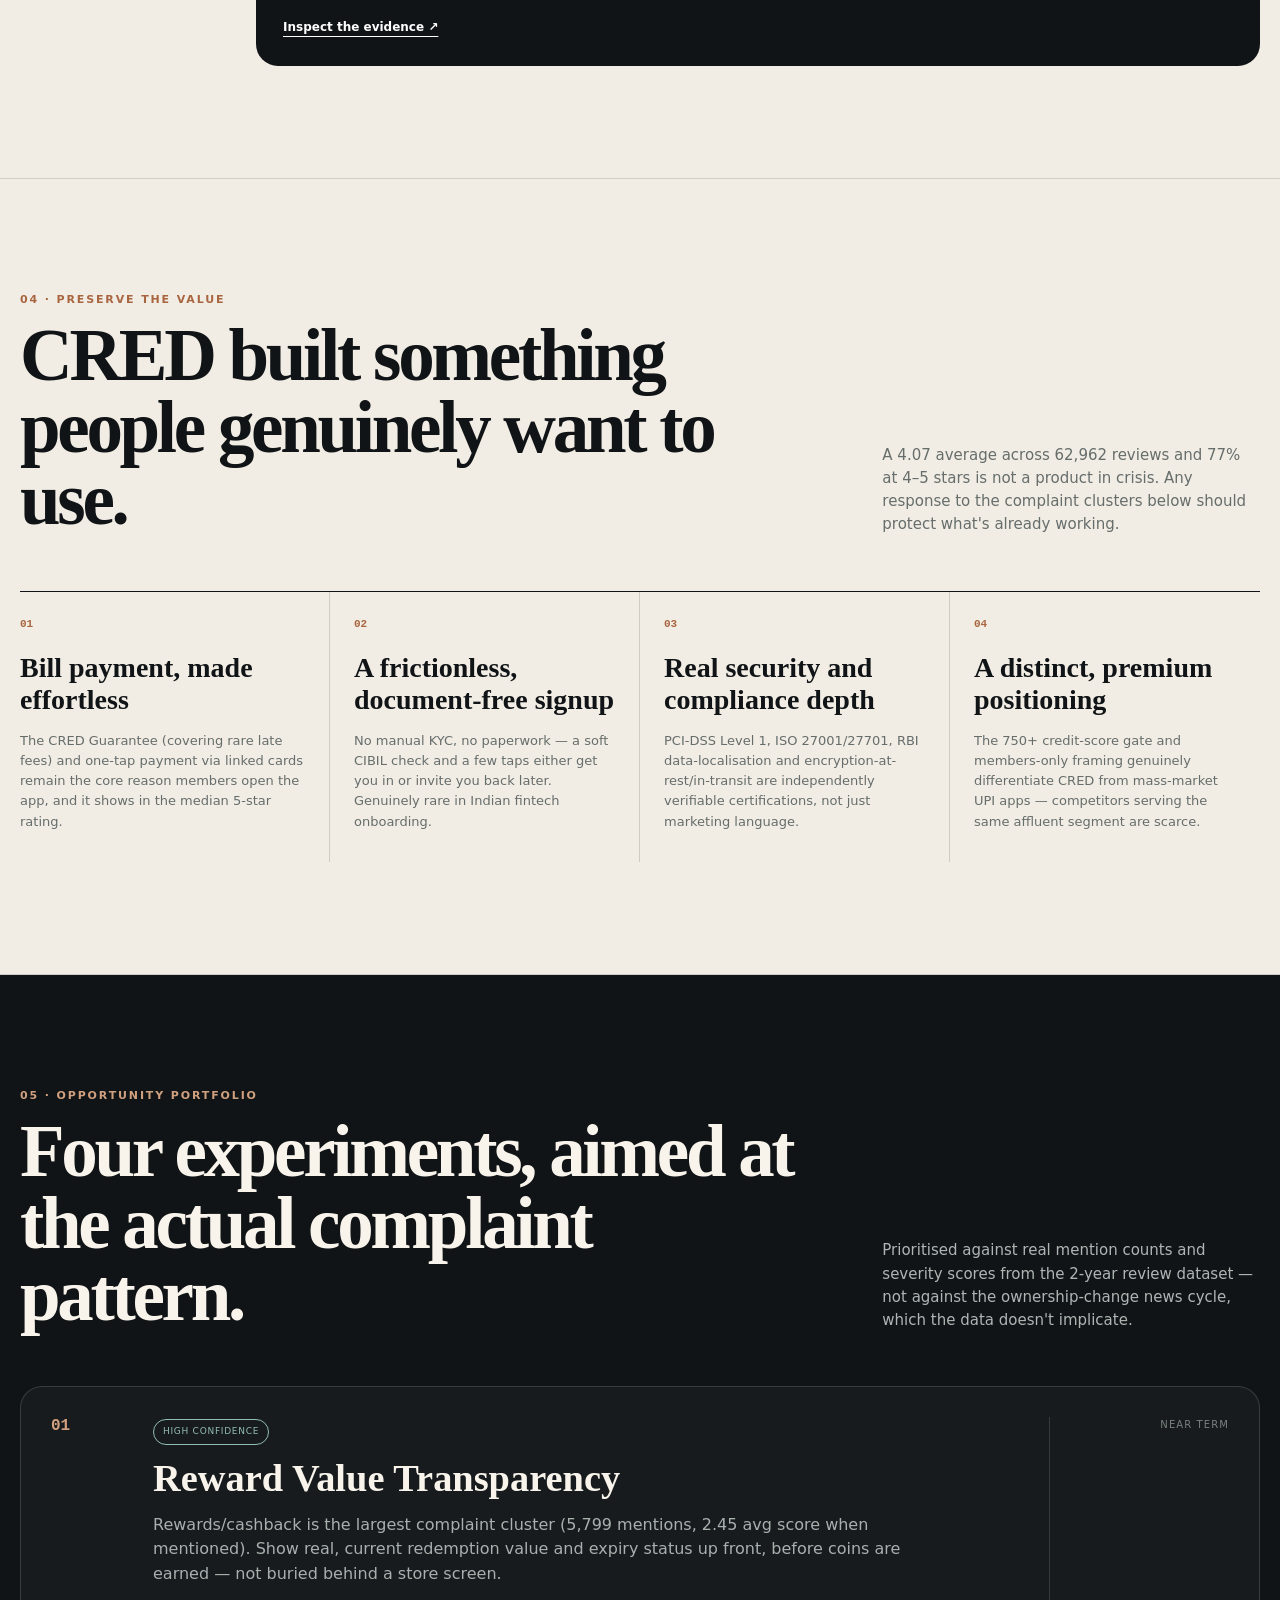
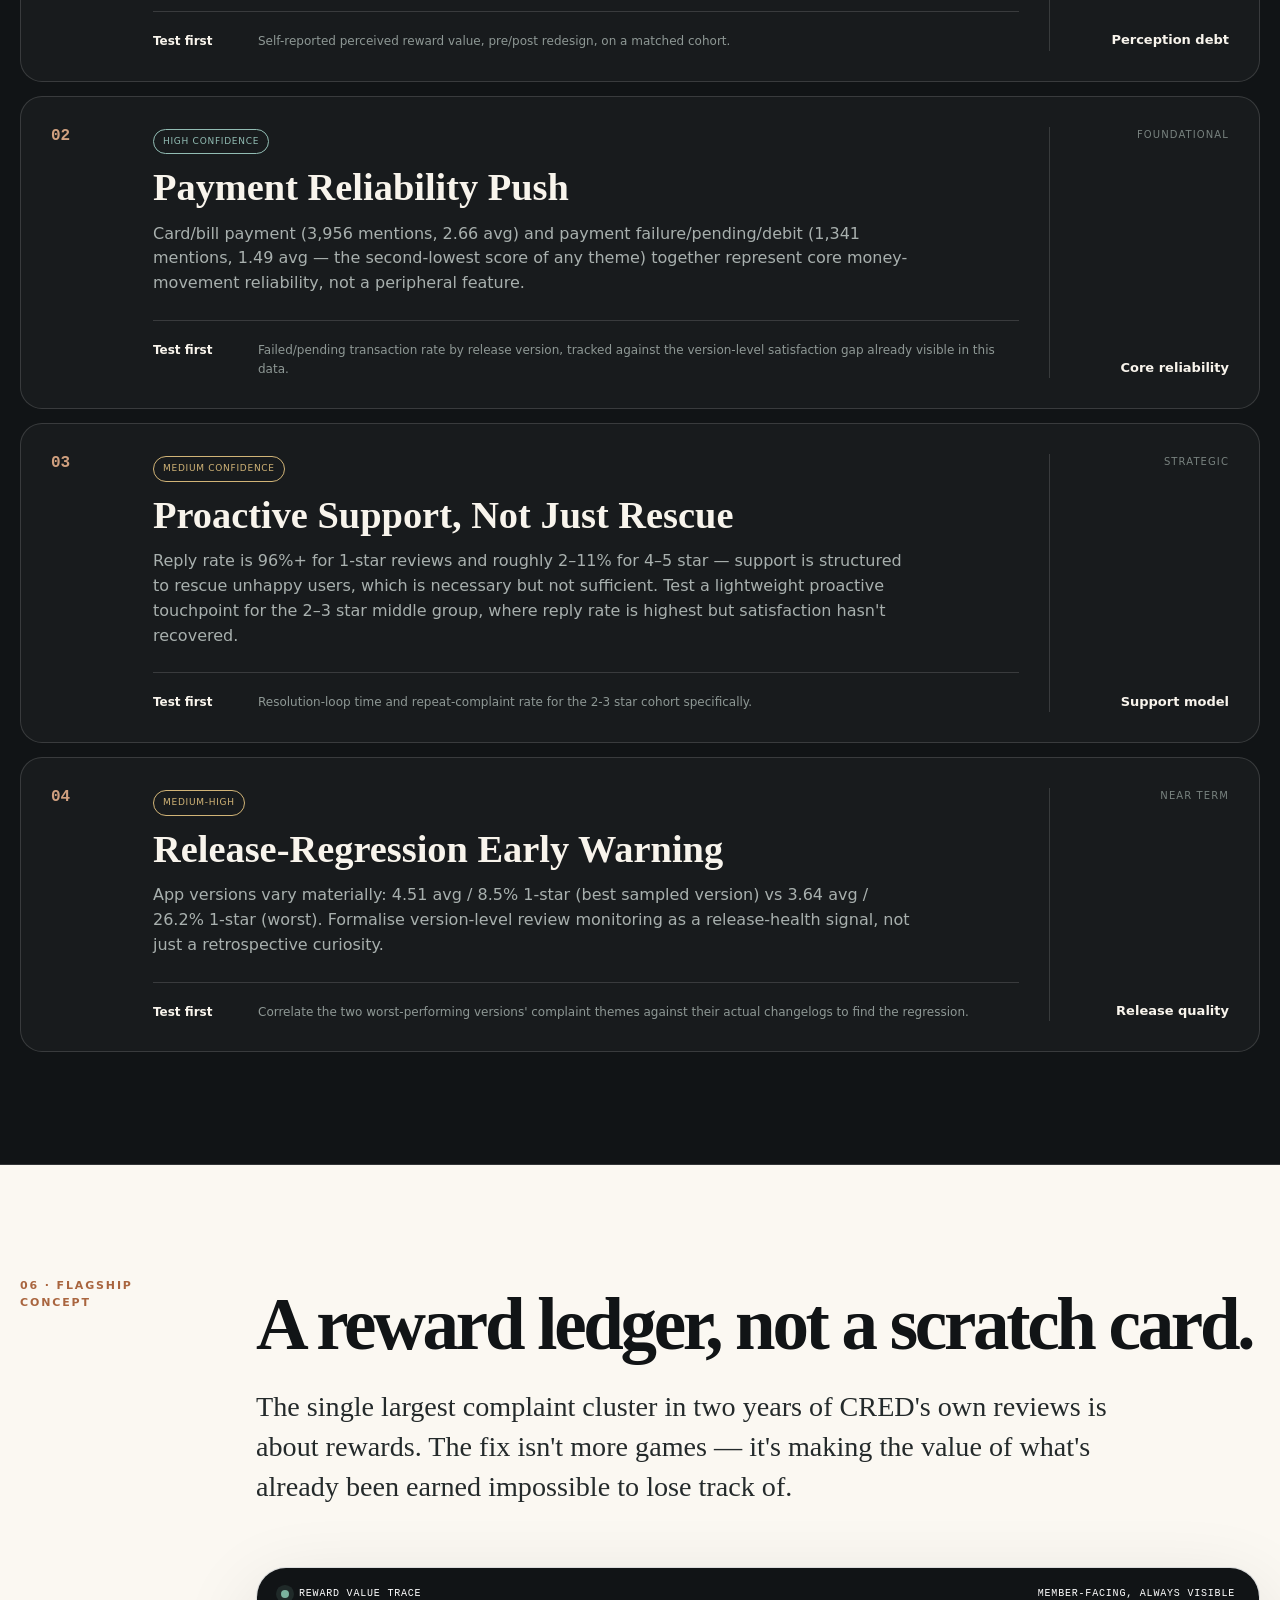
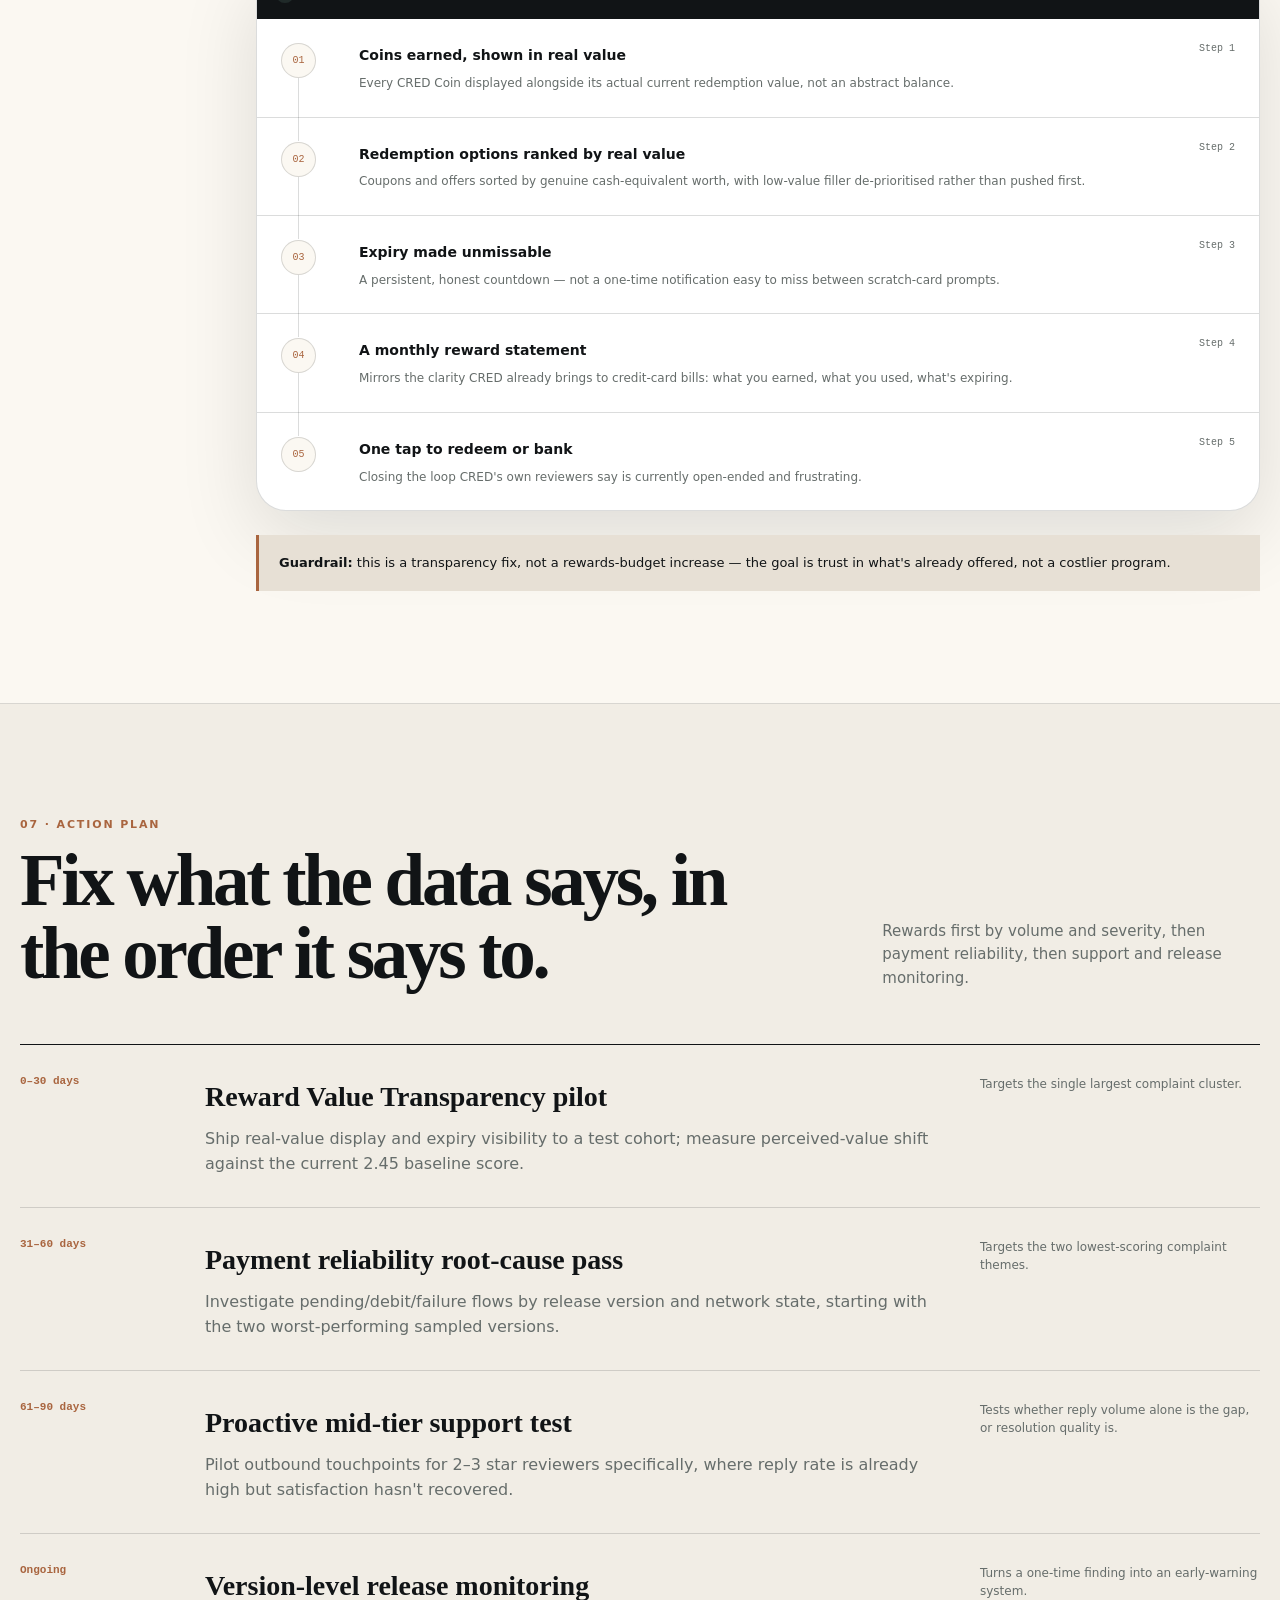
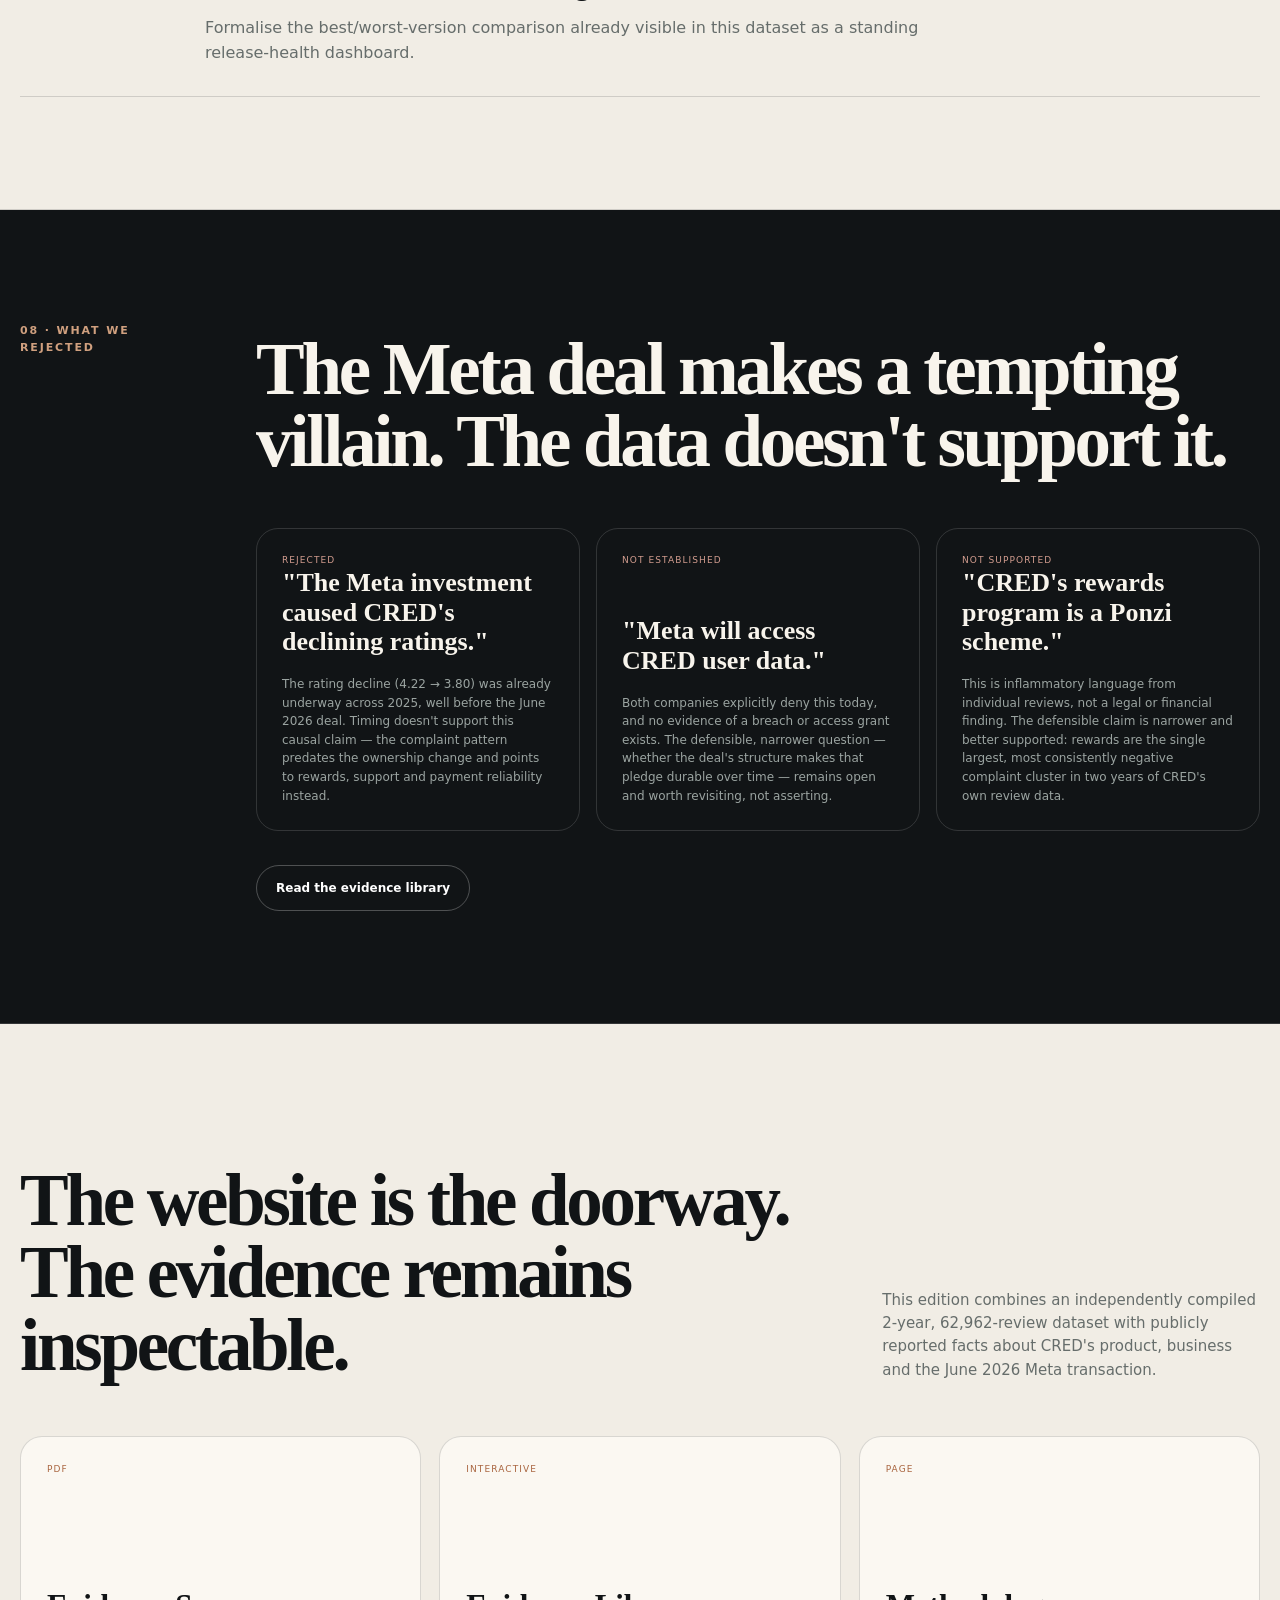
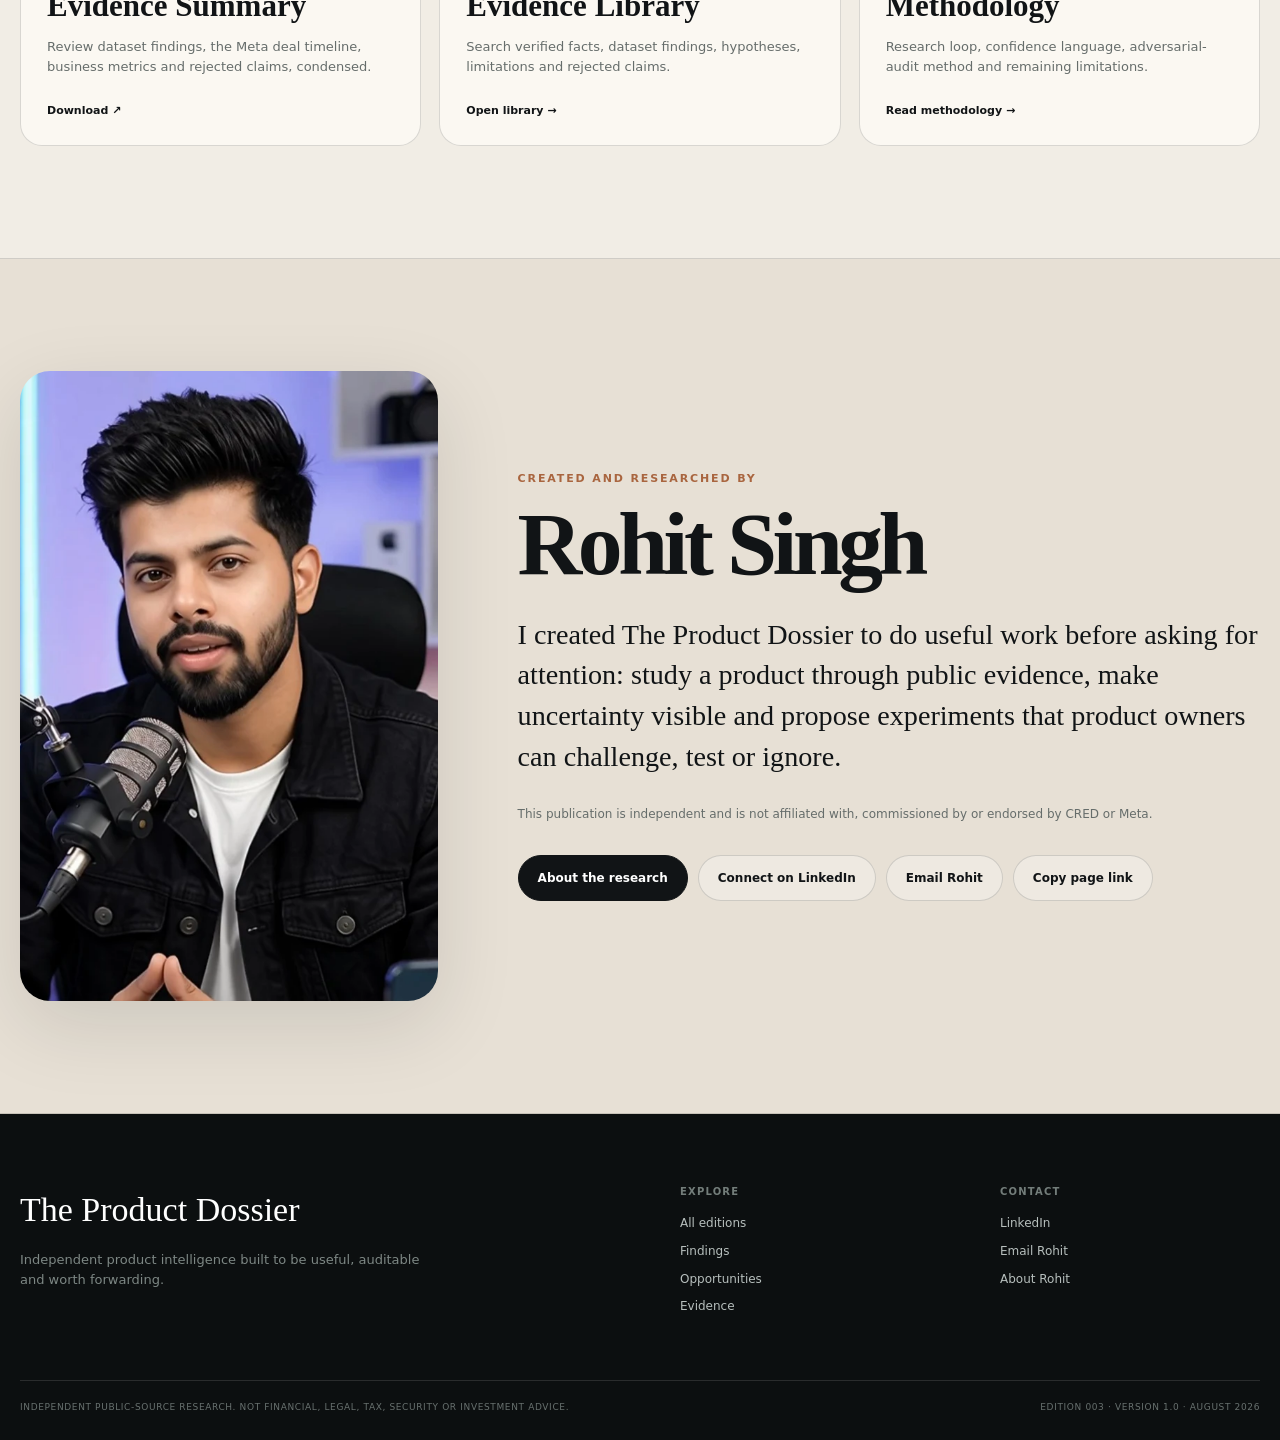
<file: edition-003.html>
<!doctype html>
<html lang="en">
<head>
  <meta charset="utf-8">
  <meta name="viewport" content="width=device-width, initial-scale=1">
  <title>Money Changed Hands Before Answers Did — CRED | The Product Dossier</title>
  <meta name="description" content="An evidence-first product investigation into CRED: Meta's $900M Series H, the founder's exit to WhatsApp, and 62,962 of CRED's own two-year Play Store reviews.">
  <meta name="theme-color" content="#111416">
  <meta property="og:type" content="article">
  <meta property="og:title" content="Money Changed Hands Before Answers Did — CRED">
  <meta property="og:description" content="Meta just bought 20% of CRED and hired its founder to run WhatsApp. CRED's own users had already started trusting it less. An independent investigation.">
  <meta property="og:image" content="https://delta-exchange-product-dossier.vercel.app/social-card.jpg">
  <meta property="og:url" content="https://delta-exchange-product-dossier.vercel.app/edition-003.html">
  <meta property="og:image:type" content="image/jpeg">
  <meta property="og:image:width" content="1200">
  <meta property="og:image:height" content="630">
  <meta name="twitter:card" content="summary_large_image">
  <meta name="twitter:image" content="https://delta-exchange-product-dossier.vercel.app/social-card.jpg">
  <link rel="canonical" href="https://delta-exchange-product-dossier.vercel.app/edition-003.html">
  <link rel="icon" href="favicon.svg" type="image/svg+xml">
  <style>

:root {
  --paper: #f1ede5;
  --paper-deep: #e7e0d5;
  --surface: #fbf8f2;
  --ink: #111416;
  --ink-2: #242a2b;
  --muted: #666d6b;
  --line: rgba(17,20,22,.15);
  --line-light: rgba(255,255,255,.14);
  --copper: #a9653f;
  --copper-light: #d0a07f;
  --teal: #44766f;
  --teal-light: #9ac0b9;
  --blue: #54708b;
  --amber: #a47d35;
  --red: #945548;
  --dark: #111416;
  --dark-2: #171c1e;
  --white: #f8f4ec;
  --serif: "Iowan Old Style", "Palatino Linotype", Palatino, Georgia, serif;
  --sans: Inter, ui-sans-serif, system-ui, -apple-system, BlinkMacSystemFont, "Segoe UI", sans-serif;
  --mono: "SFMono-Regular", Consolas, "Liberation Mono", monospace;
  --content: 1240px;
  --radius-xl: 30px;
  --radius-lg: 22px;
  --radius-md: 16px;
  --shadow: 0 24px 80px rgba(12, 15, 16, .12);
}

* { box-sizing: border-box; }
html { scroll-behavior: smooth; background: var(--paper); }
body { margin: 0; color: var(--ink); background: var(--paper); font-family: var(--sans); line-height: 1.55; text-rendering: optimizeLegibility; overflow-x: hidden; }
body.menu-open { overflow: hidden; }
a { color: inherit; }
img, svg { max-width: 100%; }
button, input, select { font: inherit; }
::selection { background: var(--copper); color: white; }

.skip-link { position: fixed; left: 16px; top: -80px; z-index: 1000; background: white; color: #111; padding: 10px 14px; border-radius: 999px; text-decoration: none; }
.skip-link:focus { top: 16px; }
.container { width: min(calc(100% - 40px), var(--content)); margin-inline: auto; }
.section { padding: 112px 0; border-bottom: 1px solid var(--line); position: relative; }
.dark-section { color: var(--white); background: var(--dark); border-color: var(--line-light); }
.section-grid { display: grid; grid-template-columns: 160px minmax(0, 1fr); gap: 76px; align-items: start; }
.section-intro { margin-bottom: 54px; }
.split-intro { display: grid; grid-template-columns: minmax(0, 1.45fr) minmax(320px, .7fr); gap: 80px; align-items: end; }
.section-label, .eyebrow, .overline { font-size: 11px; letter-spacing: .17em; text-transform: uppercase; font-weight: 820; color: var(--copper); }
.section-label.light { color: var(--copper-light); }
.display-heading { font-family: var(--serif); font-size: clamp(42px, 5.7vw, 78px); line-height: .99; letter-spacing: -.045em; margin: 12px 0 0; max-width: 1000px; font-weight: 700; }
.display-heading.light { color: var(--white); }
.section-lede { max-width: 880px; font-family: var(--serif); font-size: clamp(21px, 2.2vw, 30px); line-height: 1.42; color: var(--ink-2); margin: 26px 0 0; }
.section-copy { margin: 0; color: var(--muted); font-size: 15px; max-width: 560px; }
.section-copy.light-soft, .light-soft { color: #aeb6b4; }

.reading-progress { position: fixed; left: 0; right: 0; top: 0; height: 3px; background: transparent; z-index: 1000; pointer-events: none; }
.reading-progress span { display: block; height: 100%; width: 0; background: var(--copper); transform-origin: left; }

.site-header { position: fixed; top: 0; left: 0; right: 0; z-index: 100; border-bottom: 1px solid transparent; transition: background .35s ease, border-color .35s ease, transform .35s ease; color: white; }
.site-header.scrolled { background: rgba(17,20,22,.92); backdrop-filter: blur(18px); border-color: rgba(255,255,255,.12); }
.header-inner { min-height: 78px; display: flex; align-items: center; justify-content: space-between; gap: 24px; }
.brand { display: inline-flex; align-items: center; gap: 12px; text-decoration: none; }
.brand-mark { width: 39px; height: 39px; border: 1px solid rgba(255,255,255,.28); border-radius: 50%; display: grid; place-items: center; font: 700 10px var(--mono); letter-spacing: .08em; }
.brand-copy { display: flex; flex-direction: column; line-height: 1.1; }
.brand-copy strong { font-size: 13px; letter-spacing: -.01em; }
.brand-copy small { font-size: 9px; color: rgba(255,255,255,.56); margin-top: 5px; letter-spacing: .08em; text-transform: uppercase; }
.desktop-nav { display: flex; align-items: center; gap: 26px; }
.desktop-nav a { text-decoration: none; font-size: 12px; color: rgba(255,255,255,.68); transition: color .2s ease; }
.desktop-nav a:hover { color: white; }
.header-actions { display: flex; align-items: center; gap: 10px; }
.menu-button { display: none; border: 1px solid rgba(255,255,255,.3); background: transparent; width: 42px; height: 42px; border-radius: 50%; padding: 0; position: relative; }
.menu-button span { position: absolute; width: 15px; height: 1px; background: white; left: 13px; transition: transform .25s ease, top .25s ease; }
.menu-button span:first-child { top: 16px; }
.menu-button span:last-child { top: 23px; }
.menu-button[aria-expanded="true"] span:first-child { top: 20px; transform: rotate(45deg); }
.menu-button[aria-expanded="true"] span:last-child { top: 20px; transform: rotate(-45deg); }
.mobile-menu { display: none; position: fixed; inset: 0; z-index: 90; background: var(--dark); color: white; padding: 110px 28px 40px; }
.mobile-menu.open { display: block; }
.mobile-menu a { display: block; text-decoration: none; font-family: var(--serif); font-size: 38px; padding: 16px 0; border-bottom: 1px solid rgba(255,255,255,.14); }

.button { display: inline-flex; align-items: center; justify-content: center; min-height: 46px; padding: 11px 19px; border-radius: 999px; border: 1px solid var(--ink); text-decoration: none; font-size: 12px; font-weight: 750; cursor: pointer; transition: transform .22s ease, background .22s ease, color .22s ease, border-color .22s ease; }
.button:hover { transform: translateY(-2px); }
.button.small { min-height: 38px; padding: 8px 14px; }
.button-primary { background: var(--ink); color: white; }
.button-quiet { background: rgba(255,255,255,.07); color: inherit; border-color: rgba(255,255,255,.24); }
.button-ghost { background: transparent; color: var(--ink); border-color: var(--line); }
.hero .button-ghost { color: white; border-color: rgba(255,255,255,.25); }
.light-button { color: white; border-color: rgba(255,255,255,.26); }
.text-link { color: inherit; font-size: 12px; font-weight: 750; text-underline-offset: 5px; }

.hero { min-height: 100svh; padding: 150px 0 94px; background: #0f1214; color: white; display: flex; align-items: center; position: relative; overflow: hidden; }
.hero-noise { position: absolute; inset: 0; opacity: .08; background-image: url("data:image/svg+xml,%3Csvg viewBox='0 0 220 220' xmlns='http://www.w3.org/2000/svg'%3E%3Cfilter id='n'%3E%3CfeTurbulence type='fractalNoise' baseFrequency='.8' numOctaves='3' stitchTiles='stitch'/%3E%3C/filter%3E%3Crect width='100%25' height='100%25' filter='url(%23n)' opacity='.55'/%3E%3C/svg%3E"); pointer-events: none; }
.hero::after { content: ""; position: absolute; inset: auto -15vw -45vh 40vw; height: 88vh; background: radial-gradient(circle, rgba(169,101,63,.22), transparent 67%); pointer-events: none; }
.hero-orbit { position: absolute; border: 1px solid rgba(255,255,255,.09); border-radius: 50%; pointer-events: none; }
.orbit-one { width: 580px; height: 580px; right: -120px; top: 90px; }
.orbit-two { width: 330px; height: 330px; right: 20px; top: 210px; border-color: rgba(169,101,63,.25); }
.hero-grid { display: grid; grid-template-columns: minmax(0, 1.4fr) minmax(330px, .62fr); gap: 84px; align-items: end; position: relative; z-index: 2; }
.hero-title { font-family: var(--serif); font-size: clamp(72px, 10.5vw, 150px); line-height: .82; letter-spacing: -.065em; margin: 24px 0 34px; max-width: 980px; font-weight: 700; }
.hero-title .word { display: inline-block; overflow: hidden; padding-bottom: .1em; margin-bottom: -.1em; }
.hero-title .word-inner { display: inline-block; transform: translateY(115%); animation: wordReveal .95s cubic-bezier(.2,.75,.15,1) forwards; }
@keyframes wordReveal { to { transform: translateY(0); } }
.hero-deck { max-width: 790px; font-family: var(--serif); font-size: clamp(20px, 2vw, 29px); line-height: 1.45; color: #bbc1bf; margin: 0; }
.hero-actions { display: flex; flex-wrap: wrap; gap: 10px; margin-top: 34px; }
.hero-meta { display: flex; flex-wrap: wrap; gap: 12px 28px; margin-top: 38px; padding-top: 23px; border-top: 1px solid rgba(255,255,255,.14); font-size: 10px; text-transform: uppercase; letter-spacing: .11em; color: rgba(255,255,255,.52); }
.hero-dossier-card { border: 1px solid rgba(255,255,255,.18); background: rgba(255,255,255,.055); backdrop-filter: blur(15px); border-radius: var(--radius-xl); padding: 28px; box-shadow: var(--shadow); }
.card-topline { display: flex; justify-content: space-between; font-size: 9px; color: rgba(255,255,255,.5); text-transform: uppercase; letter-spacing: .14em; }
.hero-dossier-card > p { font-family: var(--serif); font-size: 25px; line-height: 1.35; margin: 28px 0 34px; }
.mini-grid { display: grid; grid-template-columns: 1fr 1fr; gap: 18px; border-top: 1px solid rgba(255,255,255,.14); padding-top: 22px; }
.mini-grid strong { display: block; font-size: 15px; }
.mini-grid span { display: block; font-size: 9px; color: rgba(255,255,255,.48); margin-top: 4px; text-transform: uppercase; letter-spacing: .08em; }
.scroll-cue { position: absolute; left: 50%; bottom: 23px; transform: translateX(-50%); z-index: 2; display: flex; flex-direction: column; align-items: center; gap: 8px; font-size: 9px; text-transform: uppercase; letter-spacing: .14em; color: rgba(255,255,255,.46); }
.scroll-cue i { display: block; width: 1px; height: 28px; background: linear-gradient(white, transparent); animation: scrollPulse 1.8s infinite; }
@keyframes scrollPulse { 0%,100% { transform: scaleY(.45); transform-origin: top; opacity: .3; } 50% { transform: scaleY(1); opacity: 1; } }

.thesis-section { background: var(--surface); }
.thesis-chain { margin-top: 58px; border-top: 1px solid var(--ink); }
.chain-step { display: grid; grid-template-columns: 60px 250px minmax(0,1fr); gap: 30px; align-items: start; padding: 25px 0; border-bottom: 1px solid var(--line); }
.chain-step > span { color: var(--copper); font: 600 12px var(--mono); }
.chain-step h3 { margin: 0; font-size: 17px; }
.chain-step p { margin: 0; color: var(--muted); max-width: 580px; }
.pull-quote { margin: 72px 0 0; padding-left: 25px; border-left: 3px solid var(--copper); font-family: var(--serif); font-size: clamp(34px,4vw,59px); line-height: 1.1; max-width: 860px; }

.data-section { overflow: hidden; }
.stat-marquee { display: grid; grid-template-columns: repeat(5,1fr); border-top: 1px solid var(--line-light); border-bottom: 1px solid var(--line-light); margin: 68px 0; }
.stat-card { min-height: 155px; padding: 28px 18px; border-right: 1px solid var(--line-light); display: flex; flex-direction: column; justify-content: space-between; }
.stat-card:last-child { border-right: 0; }
.stat-card strong { font-family: var(--serif); font-size: clamp(38px,4vw,62px); line-height: 1; }
.stat-card span { font-size: 10px; text-transform: uppercase; letter-spacing: .11em; color: #8f9996; }
.chart-grid { display: grid; grid-template-columns: 1.2fr .8fr; gap: 20px; }
.data-card { border: 1px solid var(--line-light); border-radius: var(--radius-lg); padding: 28px; background: rgba(255,255,255,.035); }
.data-card-head { display: flex; justify-content: space-between; gap: 22px; align-items: start; margin-bottom: 28px; }
.data-card h3 { font-family: var(--serif); font-size: 30px; margin: 8px 0 0; }
.data-card .eyebrow { color: var(--copper-light); }
.data-note { color: #7e8886; font: 10px var(--mono); }
.data-card > p { margin: 25px 0 0; color: #9ca5a3; font-size: 13px; }
.rating-chart { height: 260px; display: grid; grid-template-columns: repeat(5,1fr); gap: 13px; align-items: end; padding-top: 16px; }
.rating-column { height: 100%; display: flex; flex-direction: column; justify-content: flex-end; align-items: center; gap: 9px; }
.rating-bar { width: 100%; max-width: 72px; border-radius: 9px 9px 2px 2px; background: linear-gradient(to top, var(--copper), #d29e7c); min-height: 3px; transform-origin: bottom; transform: scaleY(0); transition: transform 1s cubic-bezier(.2,.7,.2,1); }
.rating-chart.visible .rating-bar { transform: scaleY(1); }
.rating-column strong { font-size: 11px; }
.rating-column span { font-size: 9px; color: #858e8c; text-transform: uppercase; }
.quality-meters { display: grid; gap: 24px; margin-top: 34px; }
.quality-meters > div { display: grid; grid-template-columns: 1fr auto; gap: 8px; align-items: end; }
.quality-meters span { font-size: 12px; color: #a9b1af; }
.quality-meters strong { font: 600 13px var(--mono); }
.quality-meters i { grid-column: 1/-1; height: 4px; background: rgba(255,255,255,.1); position: relative; overflow: hidden; }
.quality-meters i::after { content:""; position: absolute; inset: 0 auto 0 0; width: var(--value); background: var(--teal-light); transform: scaleX(0); transform-origin: left; transition: transform 1.2s ease; }
.data-card.visible .quality-meters i::after { transform: scaleX(1); }

.complaint-section { background: var(--paper); }
.complaint-layout { display: grid; grid-template-columns: minmax(0,1fr) 330px; gap: 48px; margin-top: 60px; align-items: start; }
.complaint-bars { display: grid; gap: 17px; }
.complaint-row { display: grid; grid-template-columns: 250px minmax(0,1fr) 60px; gap: 18px; align-items: center; }
.complaint-row label { font-size: 12px; }
.complaint-track { height: 10px; background: rgba(17,20,22,.08); overflow: hidden; border-radius: 99px; }
.complaint-track i { display: block; height: 100%; background: var(--copper); border-radius: inherit; transform: scaleX(0); transform-origin: left; transition: transform 1.1s cubic-bezier(.2,.7,.2,1); }
.complaint-bars.visible .complaint-track i { transform: scaleX(1); }
.complaint-row strong { font: 600 11px var(--mono); text-align: right; }
.system-insight { position: sticky; top: 115px; padding: 27px; background: var(--ink); color: white; border-radius: var(--radius-lg); }
.system-insight .eyebrow { color: var(--copper-light); }
.system-insight p { font-family: var(--serif); font-size: 25px; line-height: 1.35; margin: 20px 0 28px; }

.strength-grid { display: grid; grid-template-columns: repeat(4,1fr); border-top: 1px solid var(--ink); }
.strength-card { padding: 26px 24px 30px 0; border-right: 1px solid var(--line); min-height: 270px; display: flex; flex-direction: column; }
.strength-card + .strength-card { padding-left: 24px; }
.strength-card:last-child { border-right: 0; }
.strength-card > span { color: var(--copper); font: 600 11px var(--mono); }
.strength-card h3 { font-family: var(--serif); font-size: 28px; line-height: 1.12; margin: auto 0 16px; }
.strength-card p { margin: 0; color: var(--muted); font-size: 13px; }

.opportunity-stack { display: grid; gap: 14px; }
.opportunity-card { display: grid; grid-template-columns: 72px minmax(0,1fr) 180px; gap: 30px; border: 1px solid var(--line-light); border-radius: var(--radius-lg); padding: 30px; background: rgba(255,255,255,.03); transition: background .3s ease, transform .3s ease, border-color .3s ease; }
.opportunity-card:hover { transform: translateY(-3px); background: rgba(255,255,255,.055); border-color: rgba(255,255,255,.25); }
.opp-number { font: 600 16px var(--mono); color: var(--copper-light); }
.opp-copy h3 { font-family: var(--serif); font-size: clamp(30px,3vw,45px); line-height: 1.02; margin: 14px 0; }
.opp-copy > p { color: #a8b0ae; max-width: 760px; margin: 0; }
.opp-test { margin-top: 24px; padding-top: 20px; border-top: 1px solid var(--line-light); display: grid; grid-template-columns: 85px minmax(0,1fr); gap: 20px; font-size: 12px; }
.opp-test strong { color: var(--white); }
.opp-test span { color: #8e9895; }
.opportunity-card aside { border-left: 1px solid var(--line-light); padding-left: 25px; display: flex; flex-direction: column; justify-content: space-between; text-align: right; }
.opportunity-card aside span { font-size: 10px; text-transform: uppercase; letter-spacing: .11em; color: #78827f; }
.opportunity-card aside strong { font-size: 13px; }
.confidence-pill { display: inline-flex; width: fit-content; padding: 5px 9px; border: 1px solid currentColor; border-radius: 999px; font-size: 9px; text-transform: uppercase; letter-spacing: .08em; }
.confidence-pill.high { color: #92bdb4; }
.confidence-pill.medium, .confidence-pill.medium-high { color: #d1b477; }

.receipt-section { background: var(--surface); }
.receipt-demo { margin-top: 60px; border: 1px solid var(--line); border-radius: var(--radius-xl); background: white; box-shadow: var(--shadow); overflow: hidden; }
.receipt-head { display: flex; justify-content: space-between; gap: 20px; padding: 20px 24px; background: var(--ink); color: white; font: 10px var(--mono); text-transform: uppercase; letter-spacing: .08em; }
.receipt-head div { display: flex; align-items: center; gap: 10px; }
.status-dot { width: 8px; height: 8px; border-radius: 50%; background: #7bb29e; box-shadow: 0 0 0 5px rgba(123,178,158,.14); }
.receipt-timeline { list-style: none; padding: 0; margin: 0; }
.receipt-timeline li { display: grid; grid-template-columns: 54px minmax(0,1fr) 120px; gap: 24px; padding: 24px; border-bottom: 1px solid var(--line); align-items: start; position: relative; }
.receipt-timeline li:last-child { border-bottom: 0; }
.receipt-timeline li > span { width: 35px; height: 35px; border: 1px solid var(--line); border-radius: 50%; display: grid; place-items: center; font: 10px var(--mono); color: var(--copper); background: var(--surface); position: relative; z-index: 2; }
.receipt-timeline li:not(:last-child)::after { content:""; position: absolute; left: 41px; top: 59px; bottom: -24px; width: 1px; background: var(--line); }
.receipt-timeline strong { font-size: 14px; }
.receipt-timeline p { margin: 6px 0 0; color: var(--muted); font-size: 12px; }
.receipt-timeline time { font: 10px var(--mono); color: var(--muted); text-align: right; }
.concept-guardrail { margin-top: 24px; padding: 18px 20px; border-left: 3px solid var(--copper); background: var(--paper-deep); font-size: 13px; }

.roadmap { border-top: 1px solid var(--ink); }
.roadmap-row { display: grid; grid-template-columns: 145px minmax(0,1fr) 280px; gap: 40px; padding: 30px 0; border-bottom: 1px solid var(--line); align-items: start; }
.roadmap-time { font: 650 11px var(--mono); color: var(--copper); }
.roadmap-row h3 { margin: 0; font-family: var(--serif); font-size: 28px; }
.roadmap-row p { margin: 9px 0 0; color: var(--muted); }
.roadmap-row aside { color: var(--muted); font-size: 12px; }

.rejection-grid { display: grid; grid-template-columns: repeat(3,1fr); gap: 16px; margin: 50px 0 34px; }
.rejection-card { border: 1px solid var(--line-light); border-radius: var(--radius-lg); padding: 25px; min-height: 300px; display: flex; flex-direction: column; }
.rejection-card > span { color: #d39d8f; font-size: 9px; text-transform: uppercase; letter-spacing: .12em; }
.rejection-card h3 { font-family: var(--serif); font-size: 26px; line-height: 1.14; margin: auto 0 18px; }
.rejection-card p { color: #9ba4a1; font-size: 12px; margin: 0; }

.download-grid { display: grid; grid-template-columns: repeat(3,1fr); gap: 18px; }
.download-card { min-height: 310px; display: flex; flex-direction: column; text-decoration: none; border: 1px solid var(--line); border-radius: var(--radius-lg); padding: 26px; background: var(--surface); transition: transform .25s ease, box-shadow .25s ease, background .25s ease; }
.download-card:hover { transform: translateY(-5px); box-shadow: var(--shadow); background: white; }
.download-card > span { font-size: 9px; text-transform: uppercase; letter-spacing: .12em; color: var(--copper); }
.download-card h3 { font-family: var(--serif); font-size: 31px; line-height: 1.1; margin: auto 0 14px; }
.download-card p { color: var(--muted); font-size: 13px; margin: 0; }
.download-card i { margin-top: 25px; font-style: normal; font-size: 11px; font-weight: 750; }

.author-section { background: var(--paper-deep); }
.author-grid { display: grid; grid-template-columns: minmax(260px,.72fr) minmax(0,1.28fr); gap: 80px; align-items: center; }
.author-image-wrap { height: 630px; border-radius: var(--radius-xl); overflow: hidden; box-shadow: var(--shadow); }
.author-image-wrap img { width: 100%; height: 100%; object-fit: cover; }
.author-copy h2 { font-family: var(--serif); font-size: clamp(56px,7vw,92px); letter-spacing: -.05em; line-height: .95; margin: 14px 0 28px; }
.author-copy > p { font-family: var(--serif); font-size: clamp(20px,2.2vw,29px); line-height: 1.45; max-width: 760px; }
.author-copy .author-note { font-family: var(--sans); font-size: 12px; color: var(--muted); }
.author-actions { display: flex; flex-wrap: wrap; gap: 10px; margin-top: 32px; }
.author-section .button-quiet { color: var(--ink); border-color: var(--line); background: rgba(255,255,255,.3); }

.site-footer { background: #0c0f10; color: white; padding: 70px 0 25px; }
.footer-grid { display: grid; grid-template-columns: 1.5fr .65fr .65fr; gap: 60px; }
.footer-brand { font-family: var(--serif); font-size: 34px; text-decoration: none; }
.footer-grid p { color: #7d8784; max-width: 420px; font-size: 13px; }
.footer-grid strong { display: block; font-size: 10px; text-transform: uppercase; letter-spacing: .12em; color: #737d7a; margin-bottom: 15px; }
.footer-grid > div:not(:first-child) a { display: block; text-decoration: none; color: #b7bfbd; font-size: 12px; margin: 9px 0; }
.footer-bottom { display: flex; justify-content: space-between; gap: 30px; border-top: 1px solid rgba(255,255,255,.12); margin-top: 55px; padding-top: 20px; font-size: 9px; color: #68716f; text-transform: uppercase; letter-spacing: .07em; }

.section-indicator { position: fixed; right: 22px; top: 50%; transform: translateY(-50%); z-index: 70; color: white; display: flex; align-items: center; gap: 10px; mix-blend-mode: difference; pointer-events: none; }
.section-indicator span { writing-mode: vertical-rl; font-size: 8px; text-transform: uppercase; letter-spacing: .15em; }
.section-indicator i { height: 65px; width: 1px; background: currentColor; opacity: .35; }
.back-to-top { position: fixed; right: 24px; bottom: 24px; z-index: 80; width: 44px; height: 44px; border-radius: 50%; border: 1px solid rgba(255,255,255,.22); background: rgba(17,20,22,.88); color: white; opacity: 0; transform: translateY(15px); pointer-events: none; transition: opacity .25s ease, transform .25s ease; }
.back-to-top.visible { opacity: 1; transform: none; pointer-events: auto; }

.reveal { opacity: 0; transform: translateY(24px); transition: opacity .8s ease, transform .8s cubic-bezier(.2,.7,.2,1); }
.reveal.visible { opacity: 1; transform: none; }

/* Inner pages */
.inner-page { background: var(--paper); }
.inner-page .site-header { position: sticky; background: rgba(17,20,22,.97); }
.page-hero { padding: 145px 0 78px; background: var(--dark); color: white; position: relative; overflow: hidden; }
.page-hero::after { content:""; position:absolute; inset:-20% -10% auto 50%; width:500px; height:500px; border:1px solid rgba(255,255,255,.08); border-radius:50%; }
.page-title { font-family: var(--serif); font-size: clamp(60px,9vw,120px); line-height: .88; letter-spacing: -.06em; margin: 18px 0 26px; max-width: 1000px; }
.page-deck { font-family: var(--serif); font-size: clamp(19px,2vw,28px); max-width: 760px; color: #aab2b0; }
.content-shell { display: grid; grid-template-columns: 250px minmax(0,1fr); gap: 70px; }
.sticky-nav { position: sticky; top: 110px; align-self: start; }
.sticky-nav a { display:block; padding:10px 0; color:var(--muted); text-decoration:none; font-size:12px; border-bottom:1px solid var(--line); }
.prose-section { padding: 10px 0 60px; }
.prose-section h2 { font-family:var(--serif); font-size:clamp(38px,4vw,58px); line-height:1.05; margin:0 0 22px; }
.prose-section h3 { font-family:var(--serif); font-size:30px; margin:36px 0 12px; }
.prose-section p { color:var(--muted); max-width:800px; }
.method-grid { display:grid; grid-template-columns:repeat(2,1fr); gap:16px; margin-top:30px; }
.method-card { border:1px solid var(--line); border-radius:var(--radius-lg); padding:24px; background:var(--surface); }
.method-card span { color:var(--copper); font:600 10px var(--mono); }
.method-card h3 { margin:16px 0 10px; font-family:var(--serif); font-size:27px; }
.method-card p { margin:0; font-size:13px; }
.notice { padding:20px 22px; border-left:3px solid var(--copper); background:var(--paper-deep); margin:30px 0; }

.evidence-toolbar { display:flex; flex-wrap:wrap; gap:12px; justify-content:space-between; margin-bottom:25px; }
.search-field { flex:1 1 330px; position:relative; }
.search-field input { width:100%; min-height:50px; border:1px solid var(--line); background:var(--surface); border-radius:999px; padding:0 18px 0 42px; color:var(--ink); }
.search-field::before { content:"⌕"; position:absolute; left:17px; top:11px; font-size:20px; color:var(--muted); }
.filter-row { display:flex; flex-wrap:wrap; gap:7px; }
.filter-button { border:1px solid var(--line); background:transparent; border-radius:999px; padding:9px 12px; font-size:10px; cursor:pointer; }
.filter-button.active { background:var(--ink); color:white; border-color:var(--ink); }
.evidence-count { font-size:11px; color:var(--muted); margin:0 0 20px; }
.evidence-grid { display:grid; gap:12px; }
.evidence-card { border:1px solid var(--line); border-radius:var(--radius-lg); background:var(--surface); overflow:hidden; }
.evidence-summary { width:100%; border:0; background:transparent; color:inherit; padding:22px; display:grid; grid-template-columns:70px minmax(0,1fr) auto 25px; gap:18px; text-align:left; align-items:start; cursor:pointer; }
.evidence-id { font:600 11px var(--mono); color:var(--copper); }
.evidence-category { font-size:9px; text-transform:uppercase; letter-spacing:.12em; color:var(--muted); }
.evidence-summary h3 { font-family:var(--serif); font-size:25px; line-height:1.15; margin:7px 0 0; }
.evidence-tag { padding:5px 8px; border-radius:999px; border:1px solid var(--line); font-size:9px; white-space:nowrap; }
.evidence-tag.Verified, .evidence-tag.Dataset { color:var(--teal); background:#e4efeb; }
.evidence-tag.Hypothesis { color:var(--amber); background:#f1ead7; }
.evidence-tag.Rejected { color:var(--red); background:#f1e4df; }
.chevron { font-size:20px; transition:transform .2s ease; }
.evidence-card.open .chevron { transform:rotate(45deg); }
.evidence-detail { display:none; grid-template-columns:repeat(2,1fr); gap:1px; background:var(--line); border-top:1px solid var(--line); }
.evidence-card.open .evidence-detail { display:grid; }
.detail-block { background:var(--surface); padding:22px; }
.detail-block strong { display:block; font-size:10px; text-transform:uppercase; letter-spacing:.1em; color:var(--copper); margin-bottom:10px; }
.detail-block p { margin:0; color:var(--muted); font-size:13px; }
.detail-block a { color:var(--ink); }
.empty-state { padding:50px; border:1px dashed var(--line); border-radius:var(--radius-lg); text-align:center; color:var(--muted); }

.about-grid { display:grid; grid-template-columns:.75fr 1.25fr; gap:80px; align-items:start; }
.about-photo { border-radius:var(--radius-xl); overflow:hidden; position:sticky; top:110px; }
.about-photo img { display:block; width:100%; }
.about-copy h2 { font-family:var(--serif); font-size:clamp(46px,5vw,74px); line-height:1; margin:0 0 26px; }
.about-copy .large-copy { font-family:var(--serif); font-size:clamp(21px,2vw,29px); line-height:1.45; color:var(--ink-2); }
.principle-list { border-top:1px solid var(--ink); margin-top:45px; }
.principle-list article { display:grid; grid-template-columns:55px 180px 1fr; gap:25px; padding:22px 0; border-bottom:1px solid var(--line); }
.principle-list span { color:var(--copper); font:600 10px var(--mono); }
.principle-list h3 { margin:0; font-size:15px; }
.principle-list p { margin:0; color:var(--muted); font-size:13px; }

@media (max-width: 1050px) {
  .desktop-nav { display:none; }
  .menu-button { display:block; }
  .hero-grid { grid-template-columns:1fr; gap:50px; }
  .hero-dossier-card { max-width:600px; }
  .section-grid { grid-template-columns:1fr; gap:25px; }
  .split-intro { grid-template-columns:1fr; gap:25px; }
  .stat-marquee { grid-template-columns:repeat(3,1fr); }
  .stat-card:nth-child(3) { border-right:0; }
  .chart-grid, .complaint-layout { grid-template-columns:1fr; }
  .system-insight { position:relative; top:auto; }
  .strength-grid { grid-template-columns:repeat(2,1fr); }
  .strength-card:nth-child(2) { border-right:0; }
  .strength-card:nth-child(n+3) { border-top:1px solid var(--line); }
  .opportunity-card { grid-template-columns:55px minmax(0,1fr); }
  .opportunity-card aside { grid-column:2; border-left:0; border-top:1px solid var(--line-light); padding:16px 0 0; flex-direction:row; text-align:left; }
  .rejection-grid, .download-grid { grid-template-columns:1fr; }
  .author-grid { grid-template-columns:.8fr 1.2fr; gap:45px; }
  .content-shell { grid-template-columns:1fr; }
  .sticky-nav { display:none; }
}

@media (max-width: 720px) {
  .container { width:min(calc(100% - 28px), var(--content)); }
  .section { padding:78px 0; }
  .header-inner { min-height:68px; }
  .brand-copy small { display:none; }
  .header-actions .button { display:none; }
  .hero { min-height:auto; padding:125px 0 90px; }
  .hero-title { font-size:clamp(64px,20vw,100px); }
  .hero-deck { font-size:21px; }
  .hero-meta { display:grid; grid-template-columns:1fr; gap:9px; }
  .hero-dossier-card > p { font-size:22px; }
  .display-heading { font-size:48px; }
  .section-lede { font-size:21px; }
  .chain-step { grid-template-columns:38px minmax(0,1fr); gap:18px; }
  .chain-step p { grid-column:2; }
  .pull-quote { font-size:36px; margin-top:50px; }
  .stat-marquee { grid-template-columns:1fr 1fr; }
  .stat-card { min-height:130px; border-bottom:1px solid var(--line-light); }
  .stat-card:nth-child(2n) { border-right:0; }
  .stat-card:last-child { grid-column:1/-1; }
  .chart-grid { gap:12px; }
  .data-card { padding:20px; }
  .rating-chart { height:220px; gap:8px; }
  .complaint-row { grid-template-columns:1fr 45px; gap:8px 12px; }
  .complaint-track { grid-column:1/-1; grid-row:2; }
  .strength-grid { grid-template-columns:1fr; }
  .strength-card, .strength-card + .strength-card { padding:24px 0; border-right:0; border-top:1px solid var(--line); min-height:230px; }
  .opportunity-card { grid-template-columns:1fr; gap:18px; padding:23px; }
  .opp-number { font-size:12px; }
  .opportunity-card aside { grid-column:1; }
  .opp-test { grid-template-columns:1fr; gap:7px; }
  .receipt-timeline li { grid-template-columns:42px 1fr; gap:15px; }
  .receipt-timeline time { grid-column:2; text-align:left; }
  .receipt-timeline li:not(:last-child)::after { left:32px; }
  .roadmap-row { grid-template-columns:1fr; gap:12px; }
  .roadmap-row aside { padding-top:12px; border-top:1px solid var(--line); }
  .author-grid, .about-grid { grid-template-columns:1fr; }
  .author-image-wrap { height:490px; }
  .footer-grid { grid-template-columns:1fr 1fr; }
  .footer-grid > div:first-child { grid-column:1/-1; }
  .footer-bottom { flex-direction:column; }
  .section-indicator { display:none; }
  .method-grid { grid-template-columns:1fr; }
  .evidence-summary { grid-template-columns:52px minmax(0,1fr) 24px; }
  .evidence-tag { grid-column:2; width:fit-content; }
  .chevron { grid-column:3; grid-row:1; }
  .evidence-detail { grid-template-columns:1fr; }
  .principle-list article { grid-template-columns:40px 1fr; }
  .principle-list p { grid-column:2; }
}

@media (prefers-reduced-motion: reduce) {
  html { scroll-behavior:auto; }
  *, *::before, *::after { animation-duration:.01ms !important; animation-iteration-count:1 !important; transition-duration:.01ms !important; }
  .reveal { opacity:1; transform:none; }
  .hero-title .word-inner { transform:none; }
}

-e </style>
</head>
<body class="edition-page">
  <a class="skip-link" href="#main">Skip to content</a>
  <div class="reading-progress" aria-hidden="true"><span></span></div>

  <header class="site-header" data-header>
    <div class="container header-inner">
      <a class="brand" href="index.html" aria-label="The Product Dossier home">
        <span class="brand-mark">PD</span>
        <span class="brand-copy"><strong>The Product Dossier</strong><small>Independent product intelligence</small></span>
      </a>
      <nav class="desktop-nav" aria-label="Primary navigation">
        <a href="index.html">All editions</a>
        <a href="#findings">Findings</a>
        <a href="#opportunities">Opportunities</a>
        <a href="evidence-003.html">Evidence</a>
        <a href="methodology-003.html">Methodology</a>
        <a href="about.html">About</a>
      </nav>
      <div class="header-actions">
        <a class="button button-quiet small" href="cred-evidence-summary.pdf">Download report</a>
        <button class="menu-button" type="button" aria-label="Open navigation" aria-expanded="false" data-menu-button><span></span><span></span></button>
      </div>
    </div>
  </header>
  <nav class="mobile-menu" aria-label="Mobile navigation" data-mobile-menu>
    <a href="index.html">All editions</a><a href="#findings">Findings</a><a href="#opportunities">Opportunities</a><a href="evidence-003.html">Evidence</a><a href="methodology-003.html">Methodology</a><a href="about.html">About</a>
  </nav>

  <main id="main">
    <section class="hero hero-edition" id="top" data-section="Opening">
      <div class="hero-noise" aria-hidden="true"></div>
      <div class="hero-orbit orbit-one" aria-hidden="true"></div>
      <div class="hero-orbit orbit-two" aria-hidden="true"></div>
      <div class="container hero-grid">
        <div class="hero-copy">
          <div class="overline reveal">Edition 003 · CRED · August 2026</div>
          <h1 class="hero-title" data-split-text>Money changed hands before answers did.</h1>
          <p class="hero-deck reveal">In June 2026, Meta invested $900M for a 20% stake in CRED and hired founder Kunal Shah to run WhatsApp. Both companies say Meta gets no access to CRED's member data. CRED's own users, in 62,962 reviews spanning the last two years, had already started trusting the product less — for reasons that have nothing to do with Meta.</p>
          <div class="hero-actions reveal">
            <a class="button button-primary magnetic" href="#thesis">Read the investigation</a>
            <a class="button button-ghost" href="evidence-003.html">Audit the evidence</a>
          </div>
          <div class="hero-meta reveal">
            <span>62,962 reviews, 2 years, user-supplied dataset</span>
            <span>Public-source product research</span>
            <span>Adversarially audited</span>
          </div>
        </div>
        <aside class="hero-dossier-card reveal" aria-label="Edition summary">
          <div class="card-topline"><span>Working thesis</span><span>01 / 01</span></div>
          <p>The ownership story and the trust story are running on separate timelines. The Meta deal is new. The decline in what CRED's own reviewers say about rewards, support and payment reliability started well before it — and doesn't need a new owner to explain it.</p>
          <div class="mini-grid">
            <div><strong>4.07</strong><span>Avg rating, 2yr sample</span></div>
            <div><strong>3.11</strong><span>Worst month (Jul 2026)</span></div>
            <div><strong>96%</strong><span>Reply rate, 1-star reviews</span></div>
            <div><strong>2%</strong><span>Reply rate, 5-star reviews</span></div>
          </div>
        </aside>
      </div>
      <div class="scroll-cue"><span>Scroll to investigate</span><i></i></div>
    </section>

    <section class="section thesis-section" id="thesis" data-section="Thesis">
      <div class="container section-grid">
        <div class="section-label reveal">01 · The thesis</div>
        <div>
          <h2 class="display-heading reveal">A new owner arrived. The complaints were already there.</h2>
          <p class="section-lede reveal">CRED is a members-only fintech: a CIBIL score of 750+ gets you in, and from there CRED handles credit-card bills, rewards, lending and, now, a financial super-app's worth of products. In June 2026 it took on its biggest investor yet and lost its founder to a different job entirely. Neither event explains what its own reviewers had already been saying.</p>
          <div class="thesis-chain" data-chain>
            <article class="chain-step reveal"><span>01</span><h3>The deal</h3><p>Meta invests $900M for a 20% stake at a $4.5B valuation; founder Kunal Shah becomes WhatsApp's global head; Miten Sampat steps in as interim CEO. Both companies state Meta will not access CRED member data.</p></article>
            <article class="chain-step reveal"><span>02</span><h3>The trend, already in motion</h3><p>Average rating fell from 4.22 (Jan–Jun 2025) to 3.80 (Jan–Aug 2026), with 1-star share rising from 15.4% to 24.6% — a decline that was underway well before the Meta announcement, not caused by it.</p></article>
            <article class="chain-step reveal"><span>03</span><h3>Where the complaints concentrate</h3><p>Rewards and cashback are the single largest complaint cluster in the entire 2-year dataset — bigger than payment failures, bigger than app crashes, bigger than fraud reports.</p></article>
            <article class="chain-step reveal"><span>04</span><h3>Who gets a reply</h3><p>CRED replies to 96%+ of 1-to-3-star reviews and roughly 2–11% of 4-to-5-star reviews — a support channel built to rescue unhappy users, not to engage happy ones.</p></article>
          </div>
          <blockquote class="pull-quote reveal">The ownership question and the trust question are real. They are just not the same question.</blockquote>
        </div>
      </div>
    </section>

    <section class="section data-section dark-section" id="findings" data-section="Evidence">
      <div class="container">
        <div class="section-intro split-intro">
          <div><div class="section-label light reveal">02 · Two years, in CRED's own reviews</div><h2 class="display-heading light reveal">62,962 reviews. One consistent complaint, by far.</h2></div>
          <p class="section-copy light-soft reveal">This dataset was compiled and analysed independently for this edition, covering 6 Aug 2024 to 5 Aug 2026. Keyword-based themes overlap by design — a review can mention more than one issue — so counts are directional, not a precise taxonomy.</p>
        </div>
        <div class="stat-marquee" aria-label="Key review statistics">
          <article class="stat-card reveal"><strong data-count="62962">0</strong><span>reviews analysed</span></article>
          <article class="stat-card reveal"><strong data-count="4.07" data-decimals="2">0</strong><span>average rating</span></article>
          <article class="stat-card reveal"><strong data-count="77" data-suffix="%" data-decimals="1">0</strong><span>4–5 star share</span></article>
          <article class="stat-card reveal"><strong data-count="18.6" data-suffix="%" data-decimals="1">0</strong><span>1-star share</span></article>
          <article class="stat-card reveal"><strong data-count="24.5" data-suffix="%" data-decimals="1">0</strong><span>overall reply rate</span></article>
        </div>

        <div class="chart-grid">
          <article class="data-card reveal">
            <div class="data-card-head"><div><span class="eyebrow">Rating distribution</span><h3>Well liked overall, softening lately</h3></div><span class="data-note">n = 62,962</span></div>
            <div class="rating-chart" data-rating-chart aria-label="Rating distribution chart"></div>
            <p>77.0% of reviews are 4–5 stars and the median score is a perfect 5 — but the trend line matters more than the average: Jan–Aug 2026 sits at 3.80, down from 4.22 a year earlier, and July 2026 alone averaged just 3.11.</p>
          </article>
          <article class="data-card reveal">
            <div class="data-card-head"><div><span class="eyebrow">What reviewers complain about</span><h3>Mention counts across the 2-year sample</h3></div></div>
            <div class="complaint-bars reveal" data-complaint-chart></div>
            <p>Rewards/cashback/coins is the largest complaint cluster by far, and among the most damaging — reviews mentioning it average just 2.45 stars. Fraud/unauthorized-activity mentions are far rarer but the most severe of all, averaging 1.20 stars when they appear.</p>
          </article>
        </div>
      </div>
    </section>

    <section class="section complaint-section" data-section="Ownership change">
      <div class="container section-grid">
        <div class="section-label reveal">03 · The deal itself</div>
        <div>
          <h2 class="display-heading reveal">What actually happened in June 2026 — and what's still just a pledge.</h2>
          <p class="section-lede reveal">Verified against multiple independent press sources, not CRED's or Meta's own framing alone:</p>
          <div class="strength-grid">
            <article class="strength-card reveal"><span>01</span><h3>$900M, 20% stake, $4.5B valuation</h3><p>Meta led CRED's Series H — a mix of primary capital and secondary share purchases — at a post-money valuation of roughly $4.5B, down from CRED's 2022 peak of $6.4B but up from a 2025 down-round of $3.5B.</p></article>
            <article class="strength-card reveal"><span>02</span><h3>Founder becomes WhatsApp's global head</h3><p>Kunal Shah, CRED's founder and CEO since 2018, joined Meta's leadership team to run WhatsApp, succeeding Will Cathcart. He keeps his personal CRED shareholding but has stepped out of the operating role.</p></article>
            <article class="strength-card reveal"><span>03</span><h3>"No data access" — a pledge, not yet a track record</h3><p>Both companies state Meta will not receive CRED customer data and holds no board seat. That's the position today. Independent commentary already treats the deal's real value as strategic access to India's affluent financial data layer — a structural question worth revisiting, not a violation that has occurred.</p></article>
            <article class="strength-card reveal"><span>04</span><h3>Interim leadership, IPO on the horizon</h3><p>Miten Sampat, CRED's CFO/strategy lead since 2020, is interim CEO while CRED reviews its leadership structure, reportedly with an eventual IPO in view.</p></article>
          </div>
          <aside class="system-insight reveal" style="margin-top:32px">
            <span class="eyebrow">Evidence-discipline note</span>
            <p>This section describes what has been publicly reported and confirmed across multiple independent outlets. It does not speculate about Meta's future access to CRED data beyond what both companies have stated.</p>
            <a href="evidence-003.html?category=Ownership" class="text-link">Inspect the evidence ↗</a>
          </aside>
        </div>
      </div>
    </section>

    <section class="section strengths-section" data-section="Strengths">
      <div class="container">
        <div class="section-intro split-intro">
          <div><div class="section-label reveal">04 · Preserve the value</div><h2 class="display-heading reveal">CRED built something people genuinely want to use.</h2></div>
          <p class="section-copy reveal">A 4.07 average across 62,962 reviews and 77% at 4–5 stars is not a product in crisis. Any response to the complaint clusters below should protect what's already working.</p>
        </div>
        <div class="strength-grid">
          <article class="strength-card reveal"><span>01</span><h3>Bill payment, made effortless</h3><p>The CRED Guarantee (covering rare late fees) and one-tap payment via linked cards remain the core reason members open the app, and it shows in the median 5-star rating.</p></article>
          <article class="strength-card reveal"><span>02</span><h3>A frictionless, document-free signup</h3><p>No manual KYC, no paperwork — a soft CIBIL check and a few taps either get you in or invite you back later. Genuinely rare in Indian fintech onboarding.</p></article>
          <article class="strength-card reveal"><span>03</span><h3>Real security and compliance depth</h3><p>PCI-DSS Level 1, ISO 27001/27701, RBI data-localisation and encryption-at-rest/in-transit are independently verifiable certifications, not just marketing language.</p></article>
          <article class="strength-card reveal"><span>04</span><h3>A distinct, premium positioning</h3><p>The 750+ credit-score gate and members-only framing genuinely differentiate CRED from mass-market UPI apps — competitors serving the same affluent segment are scarce.</p></article>
        </div>
      </div>
    </section>
    <section class="section opportunities-section dark-section" id="opportunities" data-section="Opportunities">
      <div class="container">
        <div class="section-intro split-intro">
          <div><div class="section-label light reveal">05 · Opportunity portfolio</div><h2 class="display-heading light reveal">Four experiments, aimed at the actual complaint pattern.</h2></div>
          <p class="section-copy light-soft reveal">Prioritised against real mention counts and severity scores from the 2-year review dataset — not against the ownership-change news cycle, which the data doesn't implicate.</p>
        </div>
        <div class="opportunity-stack">
          <article class="opportunity-card reveal" data-accent="copper">
            <div class="opp-number">01</div>
            <div class="opp-copy"><div class="confidence-pill high">High confidence</div><h3>Reward Value Transparency</h3><p>Rewards/cashback is the largest complaint cluster (5,799 mentions, 2.45 avg score when mentioned). Show real, current redemption value and expiry status up front, before coins are earned — not buried behind a store screen.</p><div class="opp-test"><strong>Test first</strong><span>Self-reported perceived reward value, pre/post redesign, on a matched cohort.</span></div></div>
            <aside><span>Near term</span><strong>Perception debt</strong></aside>
          </article>
          <article class="opportunity-card reveal" data-accent="teal">
            <div class="opp-number">02</div>
            <div class="opp-copy"><div class="confidence-pill high">High confidence</div><h3>Payment Reliability Push</h3><p>Card/bill payment (3,956 mentions, 2.66 avg) and payment failure/pending/debit (1,341 mentions, 1.49 avg — the second-lowest score of any theme) together represent core money-movement reliability, not a peripheral feature.</p><div class="opp-test"><strong>Test first</strong><span>Failed/pending transaction rate by release version, tracked against the version-level satisfaction gap already visible in this data.</span></div></div>
            <aside><span>Foundational</span><strong>Core reliability</strong></aside>
          </article>
          <article class="opportunity-card reveal" data-accent="blue">
            <div class="opp-number">03</div>
            <div class="opp-copy"><div class="confidence-pill medium">Medium confidence</div><h3>Proactive Support, Not Just Rescue</h3><p>Reply rate is 96%+ for 1-star reviews and roughly 2–11% for 4–5 star — support is structured to rescue unhappy users, which is necessary but not sufficient. Test a lightweight proactive touchpoint for the 2–3 star middle group, where reply rate is highest but satisfaction hasn't recovered.</p><div class="opp-test"><strong>Test first</strong><span>Resolution-loop time and repeat-complaint rate for the 2-3 star cohort specifically.</span></div></div>
            <aside><span>Strategic</span><strong>Support model</strong></aside>
          </article>
          <article class="opportunity-card reveal" data-accent="amber">
            <div class="opp-number">04</div>
            <div class="opp-copy"><div class="confidence-pill medium-high">Medium-high</div><h3>Release-Regression Early Warning</h3><p>App versions vary materially: 4.51 avg / 8.5% 1-star (best sampled version) vs 3.64 avg / 26.2% 1-star (worst). Formalise version-level review monitoring as a release-health signal, not just a retrospective curiosity.</p><div class="opp-test"><strong>Test first</strong><span>Correlate the two worst-performing versions' complaint themes against their actual changelogs to find the regression.</span></div></div>
            <aside><span>Near term</span><strong>Release quality</strong></aside>
          </article>
        </div>
      </div>
    </section>

    <section class="section receipt-section" data-section="Flagship concept">
      <div class="container section-grid">
        <div class="section-label reveal">06 · Flagship concept</div>
        <div>
          <h2 class="display-heading reveal">A reward ledger, not a scratch card.</h2>
          <p class="section-lede reveal">The single largest complaint cluster in two years of CRED's own reviews is about rewards. The fix isn't more games — it's making the value of what's already been earned impossible to lose track of.</p>
          <div class="receipt-demo reveal" data-receipt>
            <div class="receipt-head"><div><span class="status-dot"></span>Reward value trace</div><span>Member-facing, always visible</span></div>
            <ol class="receipt-timeline">
              <li><span>01</span><div><strong>Coins earned, shown in real value</strong><p>Every CRED Coin displayed alongside its actual current redemption value, not an abstract balance.</p></div><time>Step 1</time></li>
              <li><span>02</span><div><strong>Redemption options ranked by real value</strong><p>Coupons and offers sorted by genuine cash-equivalent worth, with low-value filler de-prioritised rather than pushed first.</p></div><time>Step 2</time></li>
              <li><span>03</span><div><strong>Expiry made unmissable</strong><p>A persistent, honest countdown — not a one-time notification easy to miss between scratch-card prompts.</p></div><time>Step 3</time></li>
              <li><span>04</span><div><strong>A monthly reward statement</strong><p>Mirrors the clarity CRED already brings to credit-card bills: what you earned, what you used, what's expiring.</p></div><time>Step 4</time></li>
              <li><span>05</span><div><strong>One tap to redeem or bank</strong><p>Closing the loop CRED's own reviewers say is currently open-ended and frustrating.</p></div><time>Step 5</time></li>
            </ol>
          </div>
          <div class="concept-guardrail reveal"><strong>Guardrail:</strong> this is a transparency fix, not a rewards-budget increase — the goal is trust in what's already offered, not a costlier program.</div>
        </div>
      </div>
    </section>

    <section class="section roadmap-section" data-section="Roadmap">
      <div class="container">
        <div class="section-intro split-intro">
          <div><div class="section-label reveal">07 · Action plan</div><h2 class="display-heading reveal">Fix what the data says, in the order it says to.</h2></div>
          <p class="section-copy reveal">Rewards first by volume and severity, then payment reliability, then support and release monitoring.</p>
        </div>
        <div class="roadmap">
          <article class="roadmap-row reveal"><span class="roadmap-time">0–30 days</span><div><h3>Reward Value Transparency pilot</h3><p>Ship real-value display and expiry visibility to a test cohort; measure perceived-value shift against the current 2.45 baseline score.</p></div><aside>Targets the single largest complaint cluster.</aside></article>
          <article class="roadmap-row reveal"><span class="roadmap-time">31–60 days</span><div><h3>Payment reliability root-cause pass</h3><p>Investigate pending/debit/failure flows by release version and network state, starting with the two worst-performing sampled versions.</p></div><aside>Targets the two lowest-scoring complaint themes.</aside></article>
          <article class="roadmap-row reveal"><span class="roadmap-time">61–90 days</span><div><h3>Proactive mid-tier support test</h3><p>Pilot outbound touchpoints for 2–3 star reviewers specifically, where reply rate is already high but satisfaction hasn't recovered.</p></div><aside>Tests whether reply volume alone is the gap, or resolution quality is.</aside></article>
          <article class="roadmap-row reveal"><span class="roadmap-time">Ongoing</span><div><h3>Version-level release monitoring</h3><p>Formalise the best/worst-version comparison already visible in this dataset as a standing release-health dashboard.</p></div><aside>Turns a one-time finding into an early-warning system.</aside></article>
        </div>
      </div>
    </section>

    <section class="section restraint-section dark-section" data-section="Restraint">
      <div class="container section-grid">
        <div class="section-label light reveal">08 · What we rejected</div>
        <div>
          <h2 class="display-heading light reveal">The Meta deal makes a tempting villain. The data doesn't support it.</h2>
          <div class="rejection-grid">
            <article class="rejection-card reveal"><span>Rejected</span><h3>"The Meta investment caused CRED's declining ratings."</h3><p>The rating decline (4.22 → 3.80) was already underway across 2025, well before the June 2026 deal. Timing doesn't support this causal claim — the complaint pattern predates the ownership change and points to rewards, support and payment reliability instead.</p></article>
            <article class="rejection-card reveal"><span>Not established</span><h3>"Meta will access CRED user data."</h3><p>Both companies explicitly deny this today, and no evidence of a breach or access grant exists. The defensible, narrower question — whether the deal's structure makes that pledge durable over time — remains open and worth revisiting, not asserting.</p></article>
            <article class="rejection-card reveal"><span>Not supported</span><h3>"CRED's rewards program is a Ponzi scheme."</h3><p>This is inflammatory language from individual reviews, not a legal or financial finding. The defensible claim is narrower and better supported: rewards are the single largest, most consistently negative complaint cluster in two years of CRED's own review data.</p></article>
          </div>
          <a class="button button-ghost light-button" href="evidence-003.html">Read the evidence library</a>
        </div>
      </div>
    </section>

    <section class="section research-package" data-section="Downloads">
      <div class="container">
        <div class="section-intro split-intro">
          <div><div class="section-label reveal">09 · Research package</div><h2 class="display-heading reveal">The website is the doorway. The evidence remains inspectable.</h2></div>
          <p class="section-copy reveal">This edition combines an independently compiled 2-year, 62,962-review dataset with publicly reported facts about CRED's product, business and the June 2026 Meta transaction.</p>
        </div>
        <div class="download-grid">
          <a class="download-card reveal" href="cred-evidence-summary.pdf"><span>PDF</span><h3>Evidence Summary</h3><p>Review dataset findings, the Meta deal timeline, business metrics and rejected claims, condensed.</p><i>Download ↗</i></a>
          <a class="download-card reveal" href="evidence-003.html"><span>Interactive</span><h3>Evidence Library</h3><p>Search verified facts, dataset findings, hypotheses, limitations and rejected claims.</p><i>Open library →</i></a>
          <a class="download-card reveal" href="methodology-003.html"><span>Page</span><h3>Methodology</h3><p>Research loop, confidence language, adversarial-audit method and remaining limitations.</p><i>Read methodology →</i></a>
        </div>
      </div>
    </section>

    <section class="section author-section" data-section="Author">
      <div class="container author-grid">
        <div class="author-image-wrap reveal"><img src="rohit-singh.webp" alt="Rohit Singh, creator and researcher behind The Product Dossier" loading="lazy"></div>
        <div class="author-copy reveal">
          <div class="section-label">Created and researched by</div>
          <h2>Rohit Singh</h2>
          <p>I created The Product Dossier to do useful work before asking for attention: study a product through public evidence, make uncertainty visible and propose experiments that product owners can challenge, test or ignore.</p>
          <p class="author-note">This publication is independent and is not affiliated with, commissioned by or endorsed by CRED or Meta.</p>
          <div class="author-actions"><a class="button button-primary" href="about.html">About the research</a><a class="button button-quiet" href="https://www.linkedin.com/in/rohit-singh-panwar" target="_blank" rel="noopener noreferrer">Connect on LinkedIn</a><a class="button button-quiet" href="mailto:rohitsinghpanwar190796@gmail.com?subject=The%20Product%20Dossier%20%E2%80%94%20CRED">Email Rohit</a><button class="button button-quiet" type="button" data-copy-link>Copy page link</button></div>
        </div>
      </div>
    </section>
  </main>

  <footer class="site-footer">
    <div class="container footer-grid">
      <div><a class="footer-brand" href="index.html">The Product Dossier</a><p>Independent product intelligence built to be useful, auditable and worth forwarding.</p></div>
      <div><strong>Explore</strong><a href="index.html">All editions</a><a href="#findings">Findings</a><a href="#opportunities">Opportunities</a><a href="evidence-003.html">Evidence</a></div>
      <div><strong>Contact</strong><a href="https://www.linkedin.com/in/rohit-singh-panwar" target="_blank" rel="noopener noreferrer">LinkedIn</a><a href="mailto:rohitsinghpanwar190796@gmail.com?subject=The%20Product%20Dossier%20%E2%80%94%20CRED">Email Rohit</a><a href="about.html">About Rohit</a></div>
    </div>
    <div class="container footer-bottom"><span>Independent public-source research. Not financial, legal, tax, security or investment advice.</span><span>Edition 003 · Version 1.0 · August 2026</span></div>
  </footer>

  <aside class="section-indicator" aria-hidden="true"><span data-section-name>Opening</span><i></i></aside>
  <button class="back-to-top" type="button" aria-label="Back to top" data-back-to-top>↑</button>

<script>
window.DOSSIER_METRICS = {
  reviewCount: 62962,
  averageRating: 4.07,
  oneStarShare: 18.6,
  fourFiveShare: 77.0,
  replyRate: 24.5,
  complaintThemes: [
    {label:'Rewards / cashback / coins', value:5799},
    {label:'Card / bill payment', value:3956},
    {label:'Support / resolution', value:3407},
    {label:'App crash / lag / bug', value:1901},
    {label:'Fraud / scam / unauthorized', value:1433},
    {label:'Payment failure / pending / debit', value:1341}
  ],
  ratingDistribution: [
    {stars:'1', count:11711, share:18.6},
    {stars:'2\u20133', count:2770, share:4.4},
    {stars:'4\u20135', count:48481, share:77.0}
  ]
};
</script>
<script>
(() => {
  const reduceMotion = window.matchMedia('(prefers-reduced-motion: reduce)').matches;

  const header = document.querySelector('[data-header]');
  const menuButton = document.querySelector('[data-menu-button]');
  const mobileMenu = document.querySelector('[data-mobile-menu]');
  const progress = document.querySelector('.reading-progress span');
  const topButton = document.querySelector('[data-back-to-top]');
  const sectionName = document.querySelector('[data-section-name]');

  const updateScrollUi = () => {
    const y = window.scrollY;
    header?.classList.toggle('scrolled', y > 30);
    topButton?.classList.toggle('visible', y > 900);
    if (progress) {
      const max = document.documentElement.scrollHeight - window.innerHeight;
      progress.style.width = `${max > 0 ? Math.min(100, (y / max) * 100) : 0}%`;
    }
    if (!reduceMotion) {
      document.documentElement.style.setProperty('--scroll-y', `${y}px`);
      document.querySelectorAll('.hero-orbit').forEach((orb, index) => {
        orb.style.transform = `translate3d(0, ${y * (index ? .055 : .035)}px, 0) rotate(${y * .012}deg)`;
      });
    }
  };
  updateScrollUi();
  window.addEventListener('scroll', updateScrollUi, { passive: true });

  if (menuButton && mobileMenu) {
    menuButton.addEventListener('click', () => {
      const open = mobileMenu.classList.toggle('open');
      document.body.classList.toggle('menu-open', open);
      menuButton.setAttribute('aria-expanded', String(open));
    });
    mobileMenu.querySelectorAll('a').forEach(link => link.addEventListener('click', () => {
      mobileMenu.classList.remove('open');
      document.body.classList.remove('menu-open');
      menuButton.setAttribute('aria-expanded', 'false');
    }));
  }

  topButton?.addEventListener('click', () => window.scrollTo({ top: 0, behavior: reduceMotion ? 'auto' : 'smooth' }));

  document.querySelectorAll('[data-copy-link]').forEach(button => {
    button.addEventListener('click', async () => {
      const original = button.textContent;
      try {
        await navigator.clipboard.writeText(window.location.href);
        button.textContent = 'Link copied';
      } catch {
        window.prompt('Copy this page link:', window.location.href);
      }
      window.setTimeout(() => { button.textContent = original; }, 1600);
    });
  });

  const title = document.querySelector('[data-split-text]');
  if (title && !reduceMotion) {
    const words = title.textContent.trim().split(/\s+/);
    title.innerHTML = words.map((word, index) => `<span class="word"><span class="word-inner" style="animation-delay:${.12 + index * .11}s">${word}</span></span>`).join(' ');
  }

  const revealItems = document.querySelectorAll('.reveal');
  if (reduceMotion) {
    revealItems.forEach(el => el.classList.add('visible'));
  } else {
    const revealObserver = new IntersectionObserver(entries => {
      entries.forEach(entry => {
        if (entry.isIntersecting) {
          entry.target.classList.add('visible');
          revealObserver.unobserve(entry.target);
        }
      });
    }, { rootMargin: '0px 0px -8% 0px', threshold: .08 });
    revealItems.forEach((el, i) => {
      el.style.transitionDelay = `${Math.min((i % 4) * .05, .15)}s`;
      revealObserver.observe(el);
    });
  }

  const sections = [...document.querySelectorAll('[data-section]')];
  if (sections.length && sectionName) {
    const sectionObserver = new IntersectionObserver(entries => {
      const visible = entries.filter(entry => entry.isIntersecting).sort((a, b) => b.intersectionRatio - a.intersectionRatio)[0];
      if (visible) sectionName.textContent = visible.target.dataset.section;
    }, { threshold: [.2, .45, .7], rootMargin: '-25% 0px -55% 0px' });
    sections.forEach(section => sectionObserver.observe(section));
  }

  const countElements = document.querySelectorAll('[data-count]');
  const countObserver = new IntersectionObserver(entries => {
    entries.forEach(entry => {
      if (!entry.isIntersecting) return;
      const el = entry.target;
      const target = Number(el.dataset.count || 0);
      const decimals = Number(el.dataset.decimals || 0);
      const suffix = el.dataset.suffix || '';
      if (reduceMotion) {
        el.textContent = target.toLocaleString(undefined, { minimumFractionDigits: decimals, maximumFractionDigits: decimals }) + suffix;
      } else {
        const started = performance.now();
        const duration = 1200;
        const animate = now => {
          const t = Math.min(1, (now - started) / duration);
          const eased = 1 - Math.pow(1 - t, 4);
          const value = target * eased;
          el.textContent = value.toLocaleString(undefined, { minimumFractionDigits: decimals, maximumFractionDigits: decimals }) + suffix;
          if (t < 1) requestAnimationFrame(animate);
        };
        requestAnimationFrame(animate);
      }
      countObserver.unobserve(el);
    });
  }, { threshold: .5 });
  countElements.forEach(el => countObserver.observe(el));

  const metrics = window.DOSSIER_METRICS;
  const ratingChart = document.querySelector('[data-rating-chart]');
  if (ratingChart && metrics) {
    const max = Math.max(...metrics.ratingDistribution.map(row => row.count));
    ratingChart.innerHTML = metrics.ratingDistribution.map(row => `
      <div class="rating-column">
        <strong>${row.share.toFixed(1)}%</strong>
        <i class="rating-bar" style="height:${Math.max(5, (row.count / max) * 100)}%"></i>
        <span>${row.stars} star${row.stars === '1' ? '' : 's'}</span>
      </div>`).join('');
    const obs = new IntersectionObserver(entries => entries.forEach(e => {
      if (e.isIntersecting) { ratingChart.classList.add('visible'); obs.disconnect(); }
    }), { threshold: .35 });
    obs.observe(ratingChart);
  }

  const complaintChart = document.querySelector('[data-complaint-chart]');
  if (complaintChart && metrics) {
    const max = Math.max(...metrics.complaintThemes.map(row => row.value));
    complaintChart.innerHTML = metrics.complaintThemes.map(row => `
      <div class="complaint-row">
        <label>${row.label}</label>
        <div class="complaint-track"><i style="width:${(row.value / max) * 100}%"></i></div>
        <strong>${row.value.toLocaleString()}</strong>
      </div>`).join('');
    const obs = new IntersectionObserver(entries => entries.forEach(e => {
      if (e.isIntersecting) { complaintChart.classList.add('visible'); obs.disconnect(); }
    }), { threshold: .25 });
    obs.observe(complaintChart);
  }

  document.querySelectorAll('.data-card').forEach(card => {
    const obs = new IntersectionObserver(entries => entries.forEach(e => {
      if (e.isIntersecting) { card.classList.add('visible'); obs.disconnect(); }
    }), { threshold: .35 });
    obs.observe(card);
  });

  if (!reduceMotion && window.matchMedia('(pointer:fine)').matches) {
    document.querySelectorAll('.magnetic').forEach(button => {
      button.addEventListener('pointermove', event => {
        const rect = button.getBoundingClientRect();
        const x = (event.clientX - rect.left - rect.width / 2) * .12;
        const y = (event.clientY - rect.top - rect.height / 2) * .12;
        button.style.transform = `translate(${x}px, ${y}px)`;
      });
      button.addEventListener('pointerleave', () => { button.style.transform = ''; });
    });
  }
})();
</script>
</body>
</html>
</file>
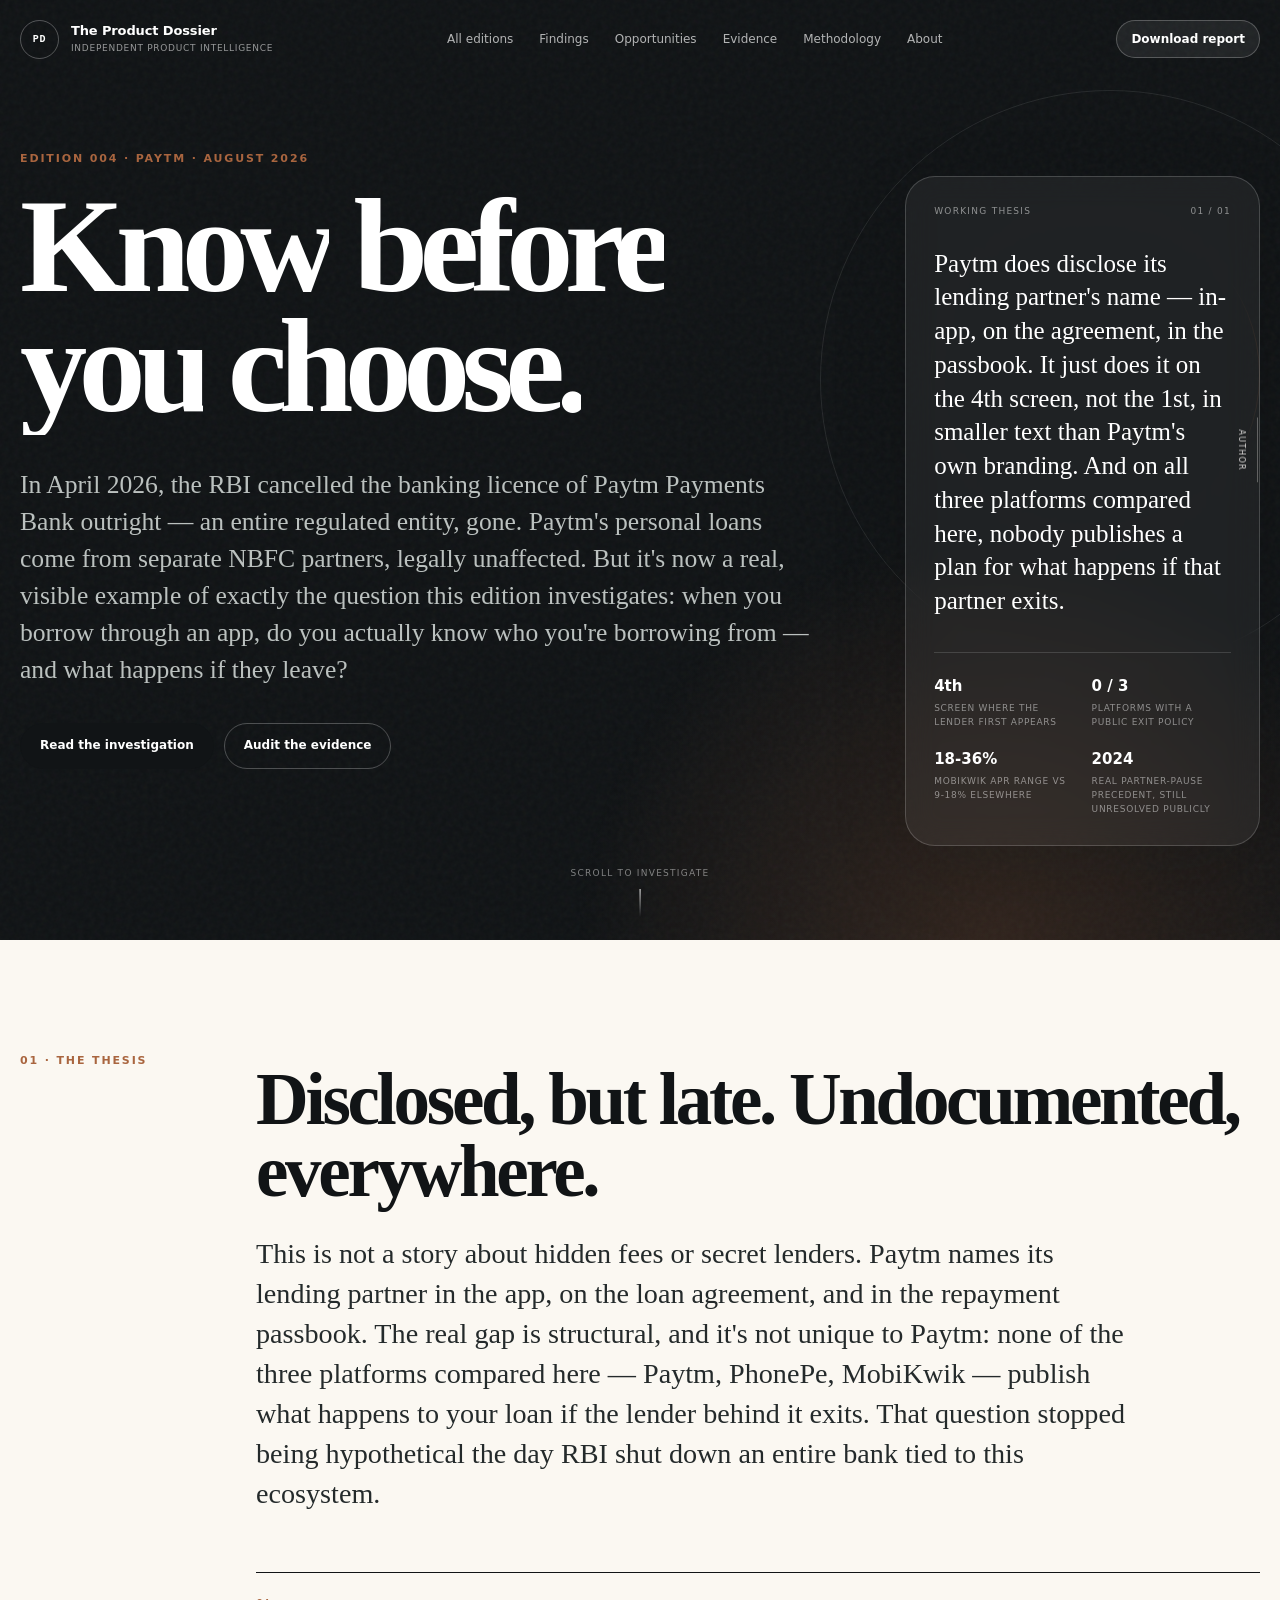
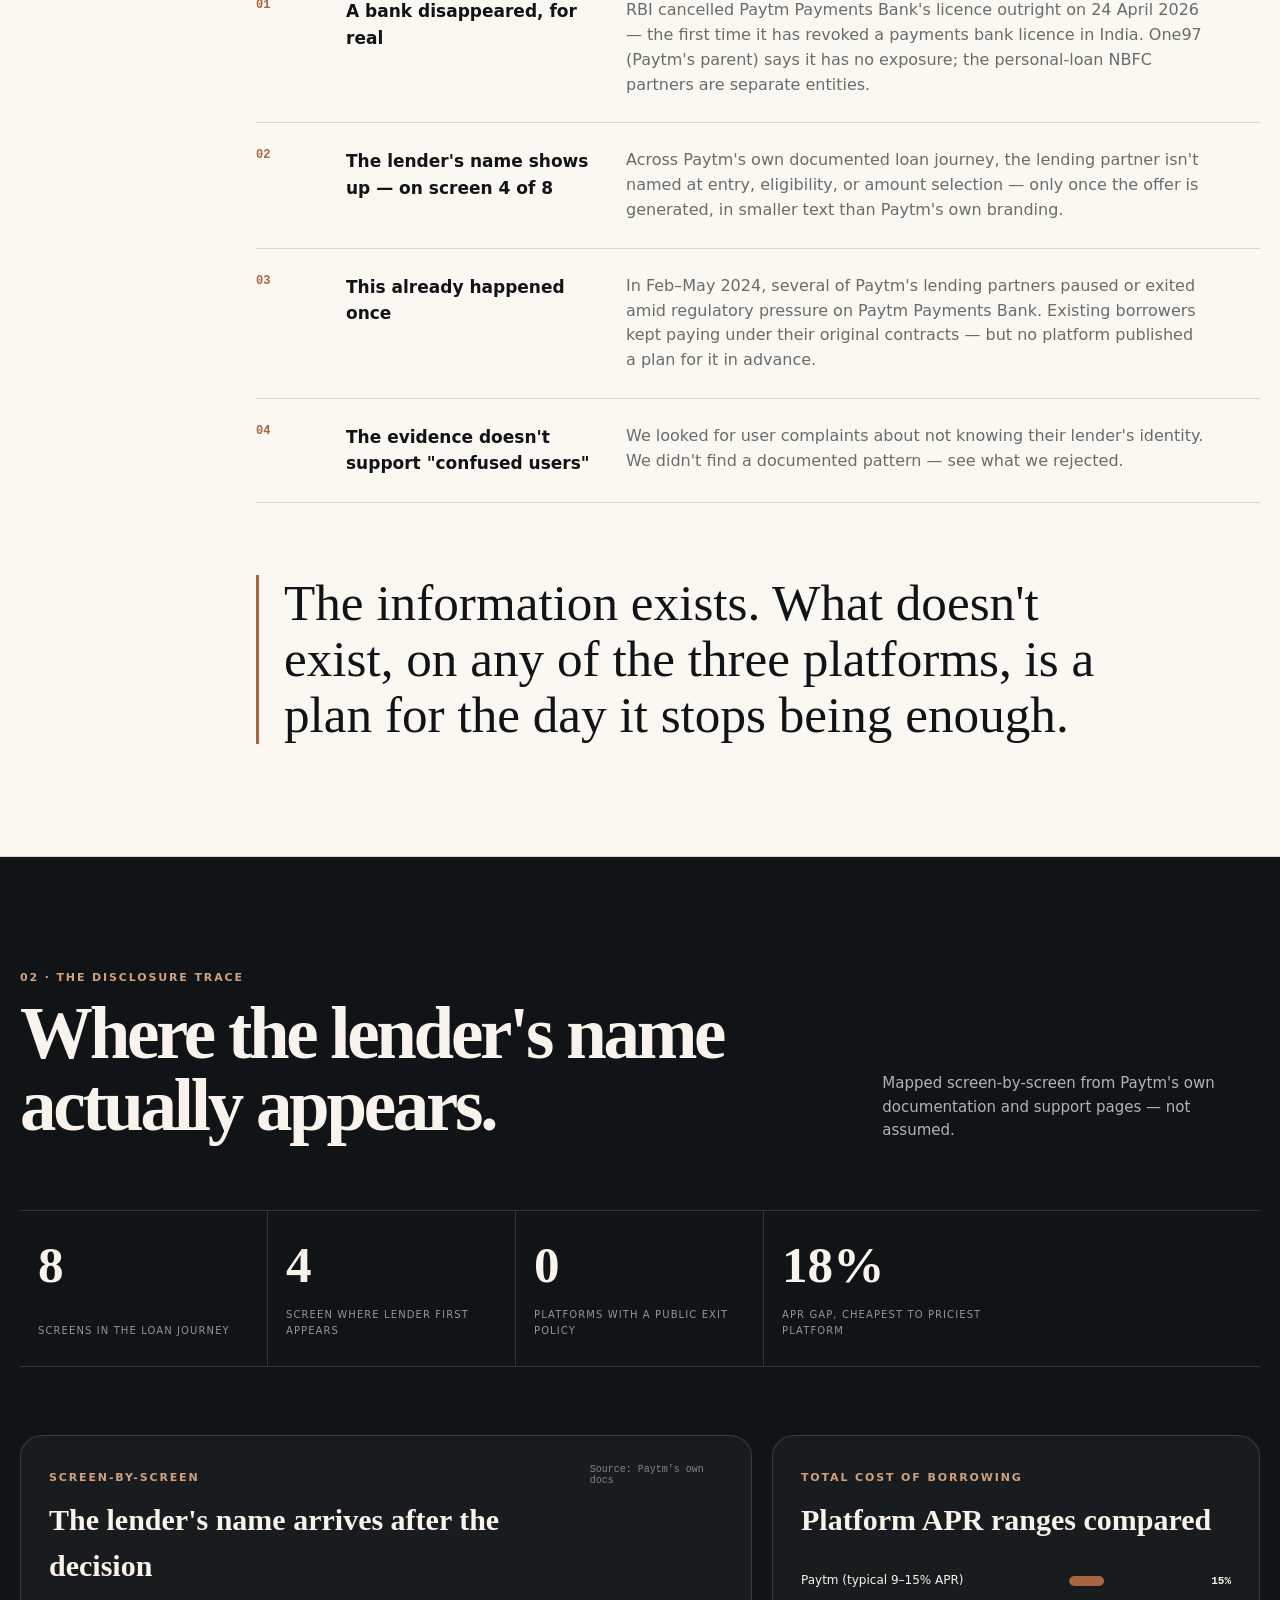
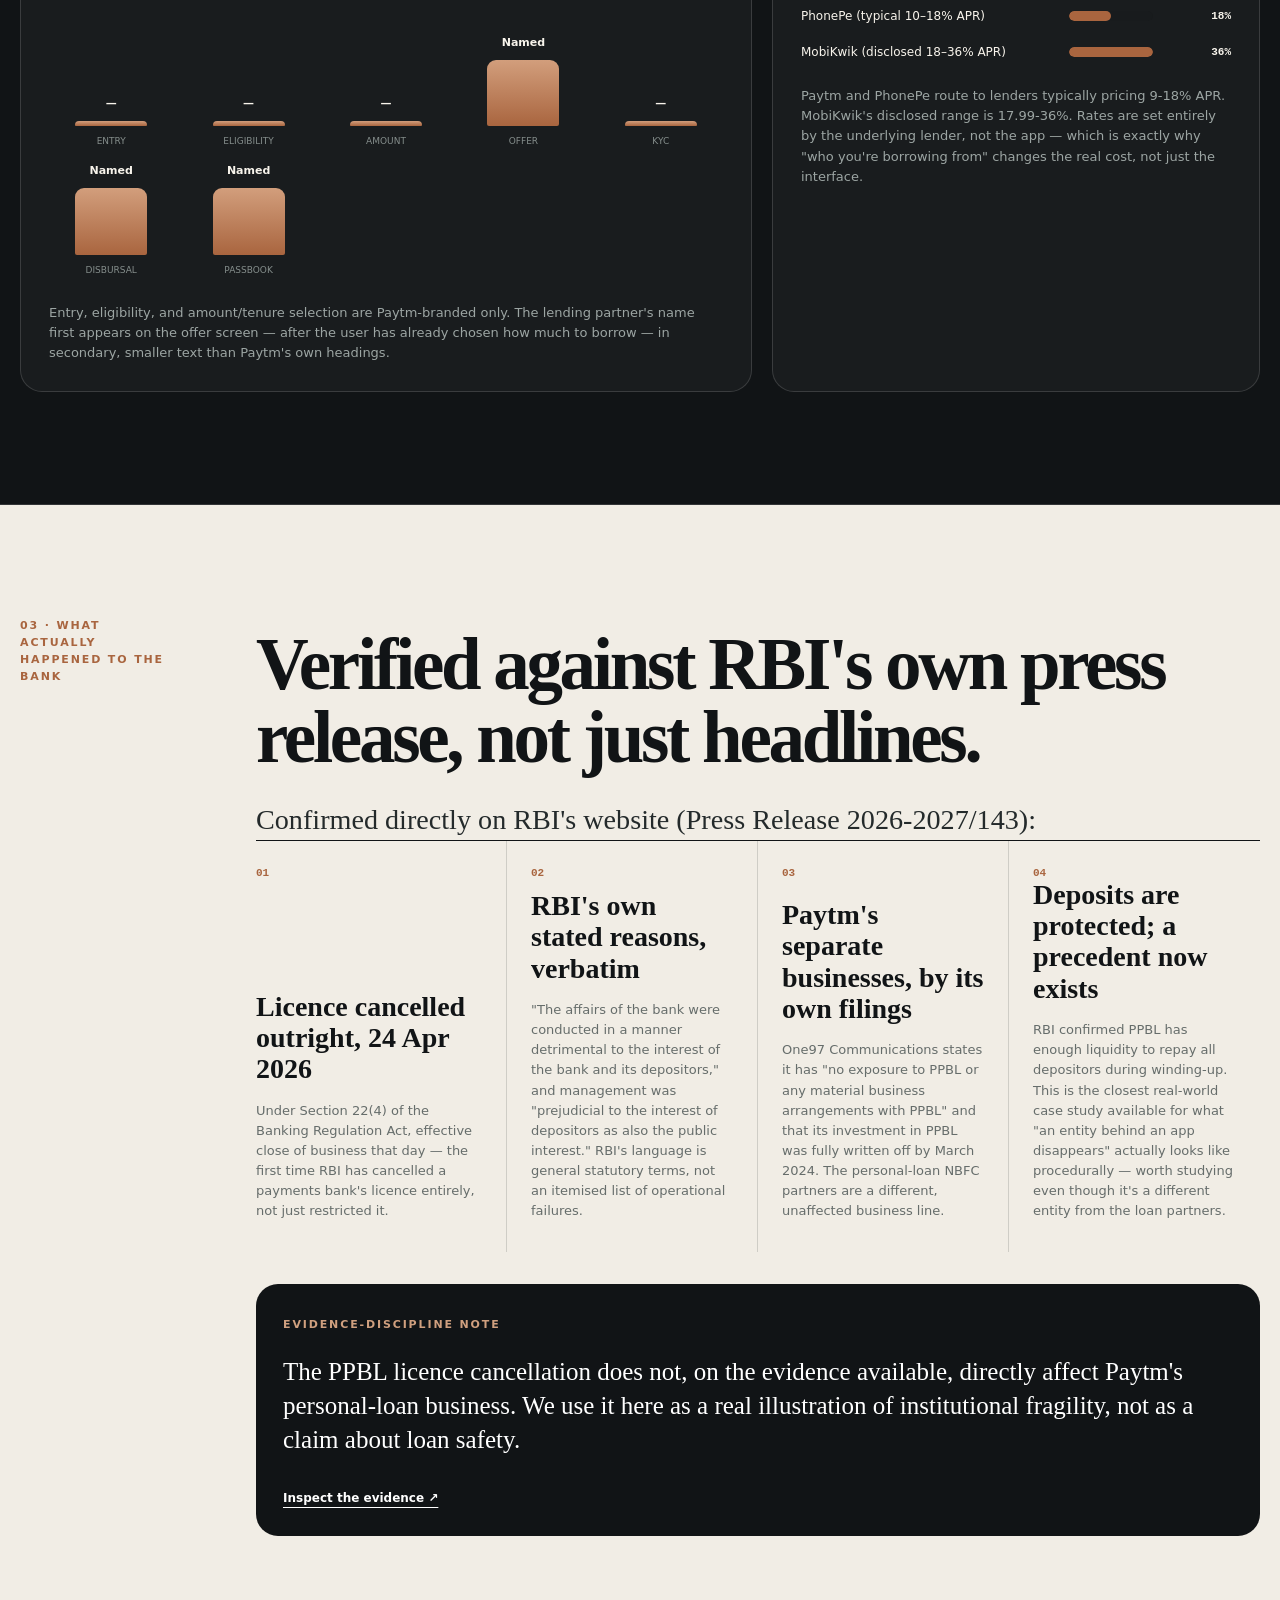
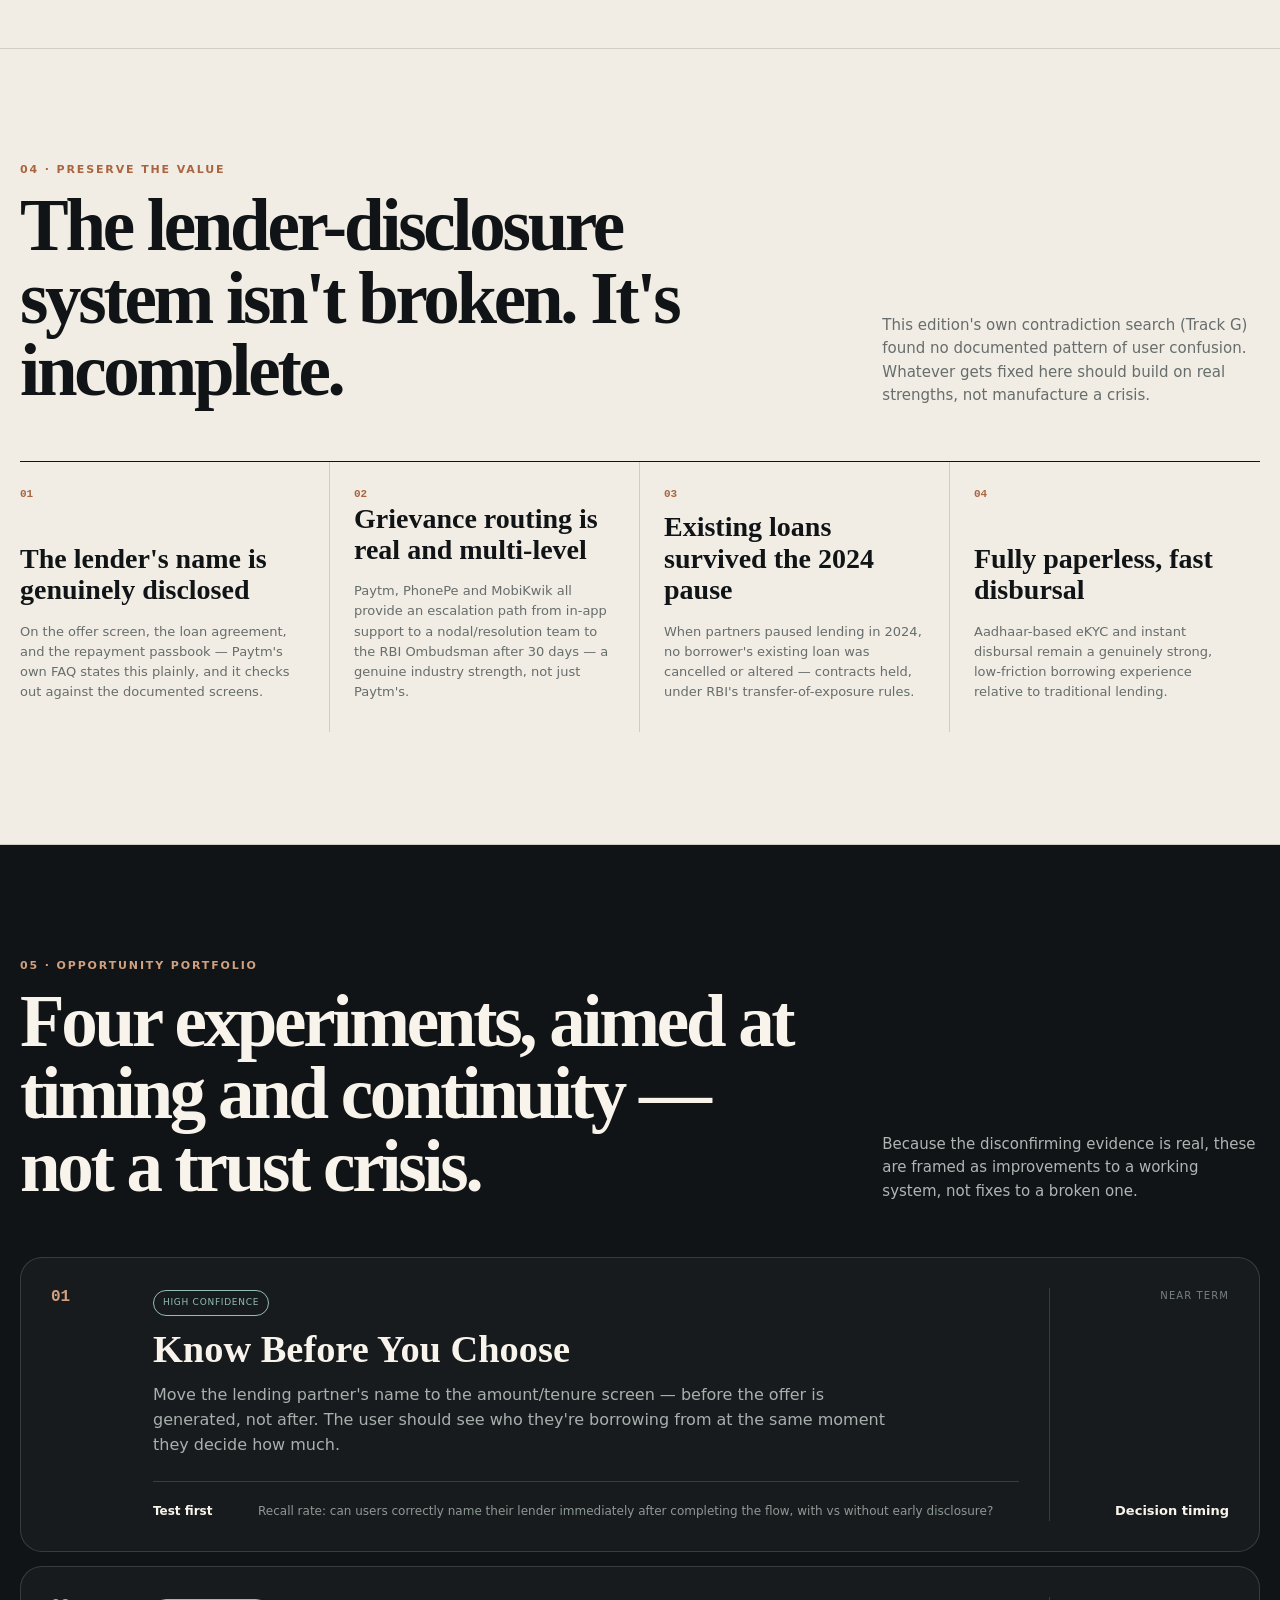
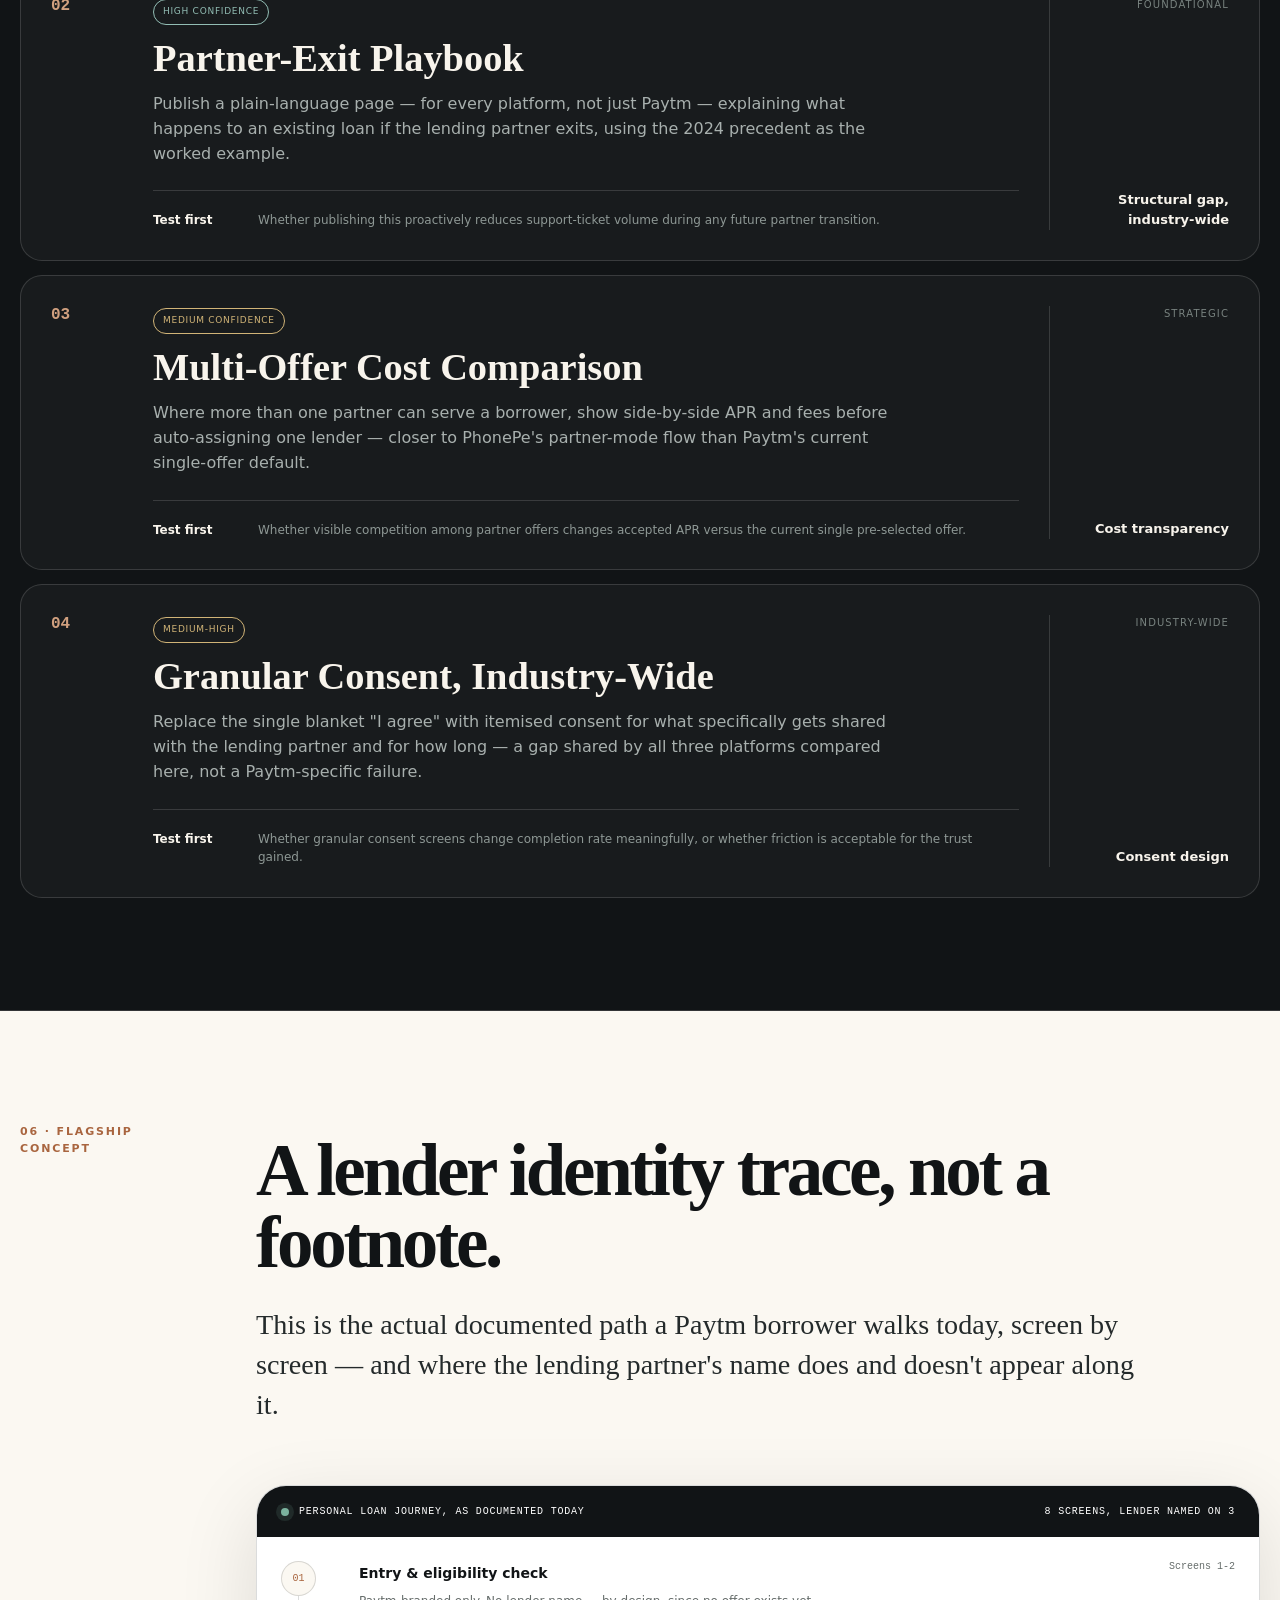
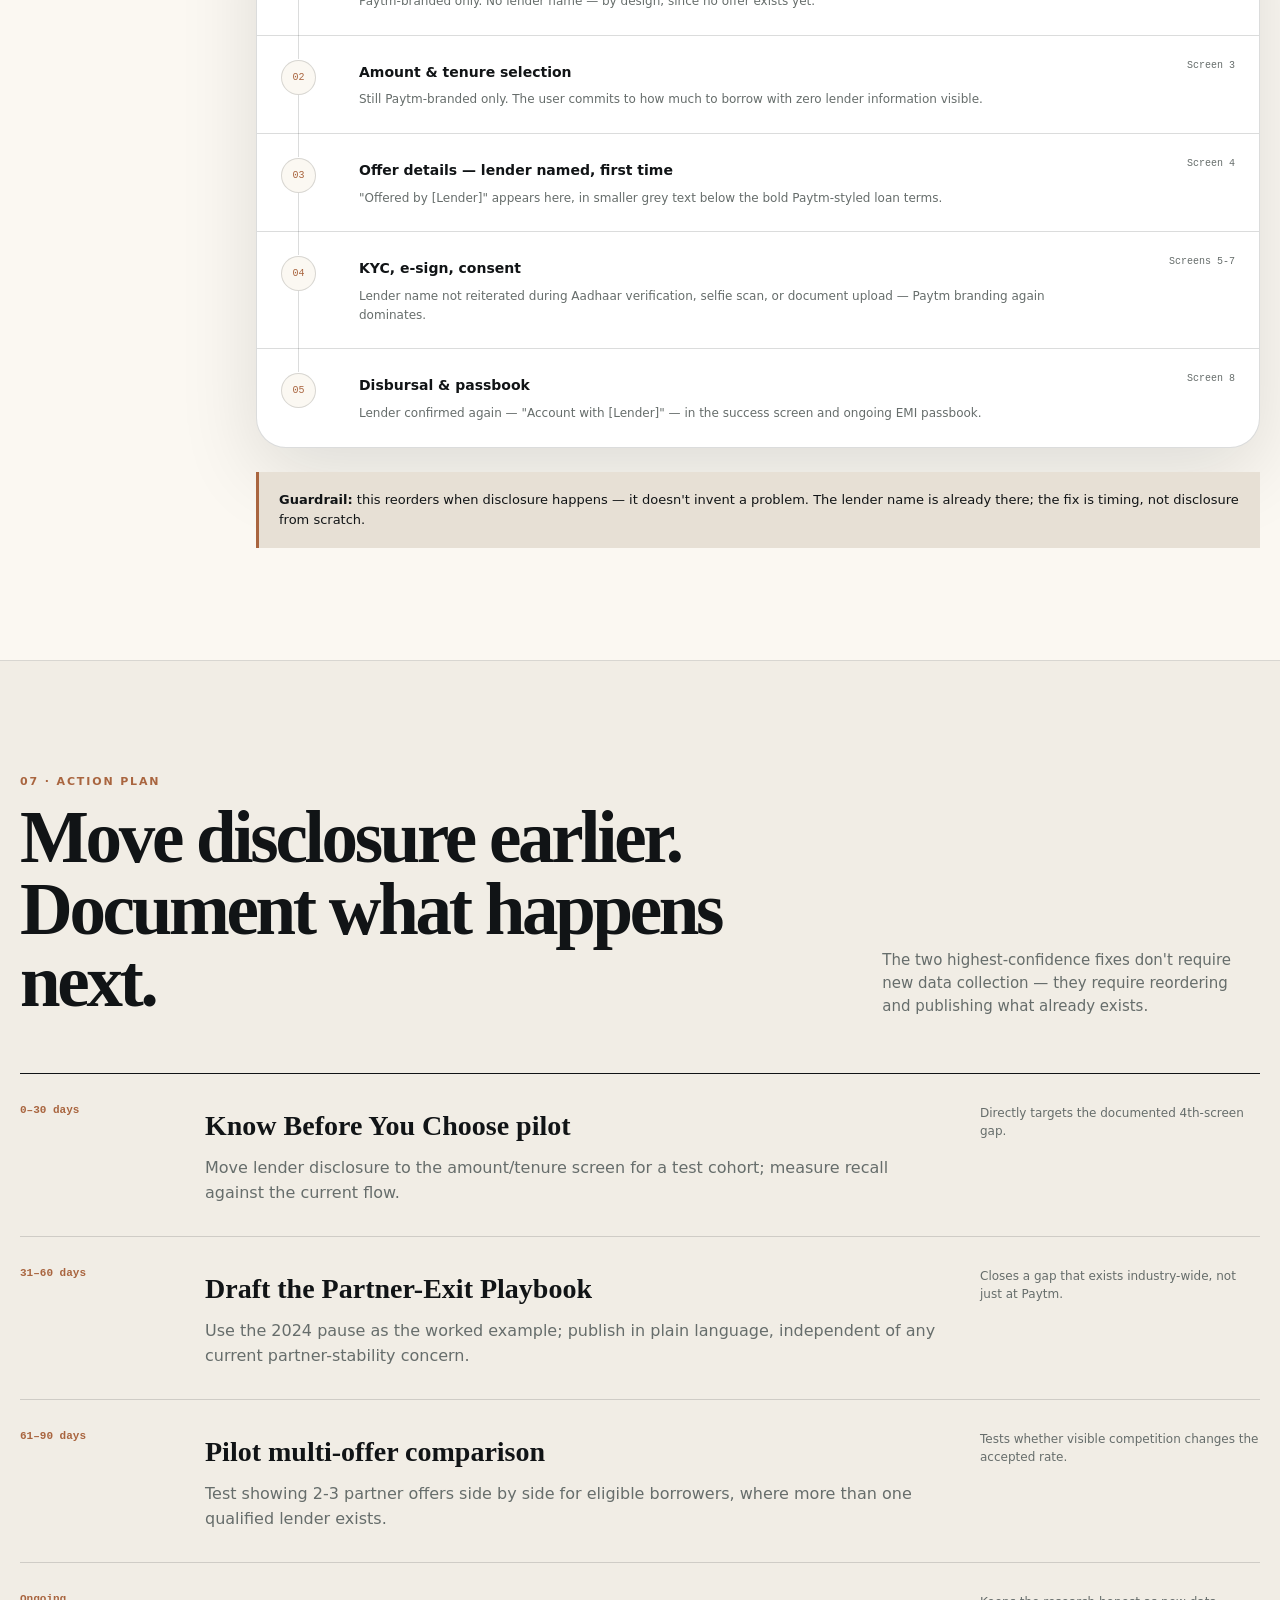
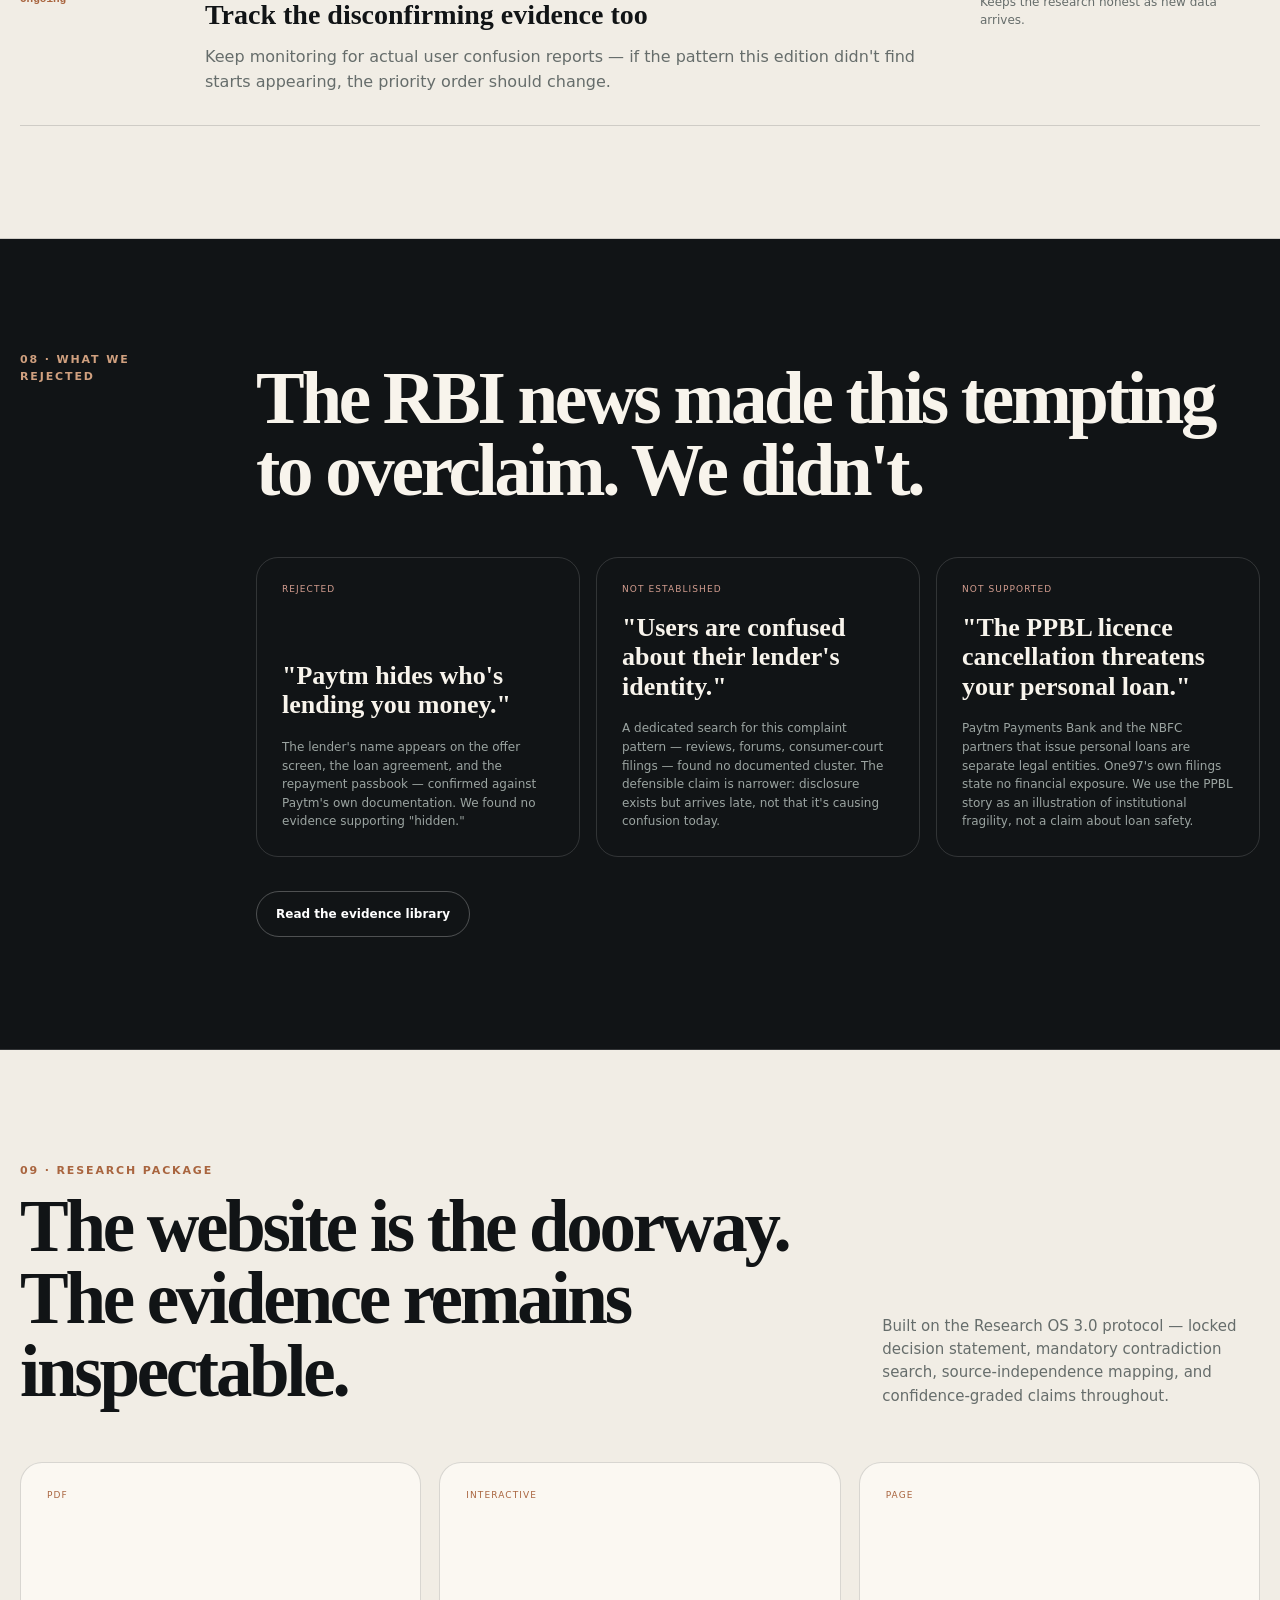
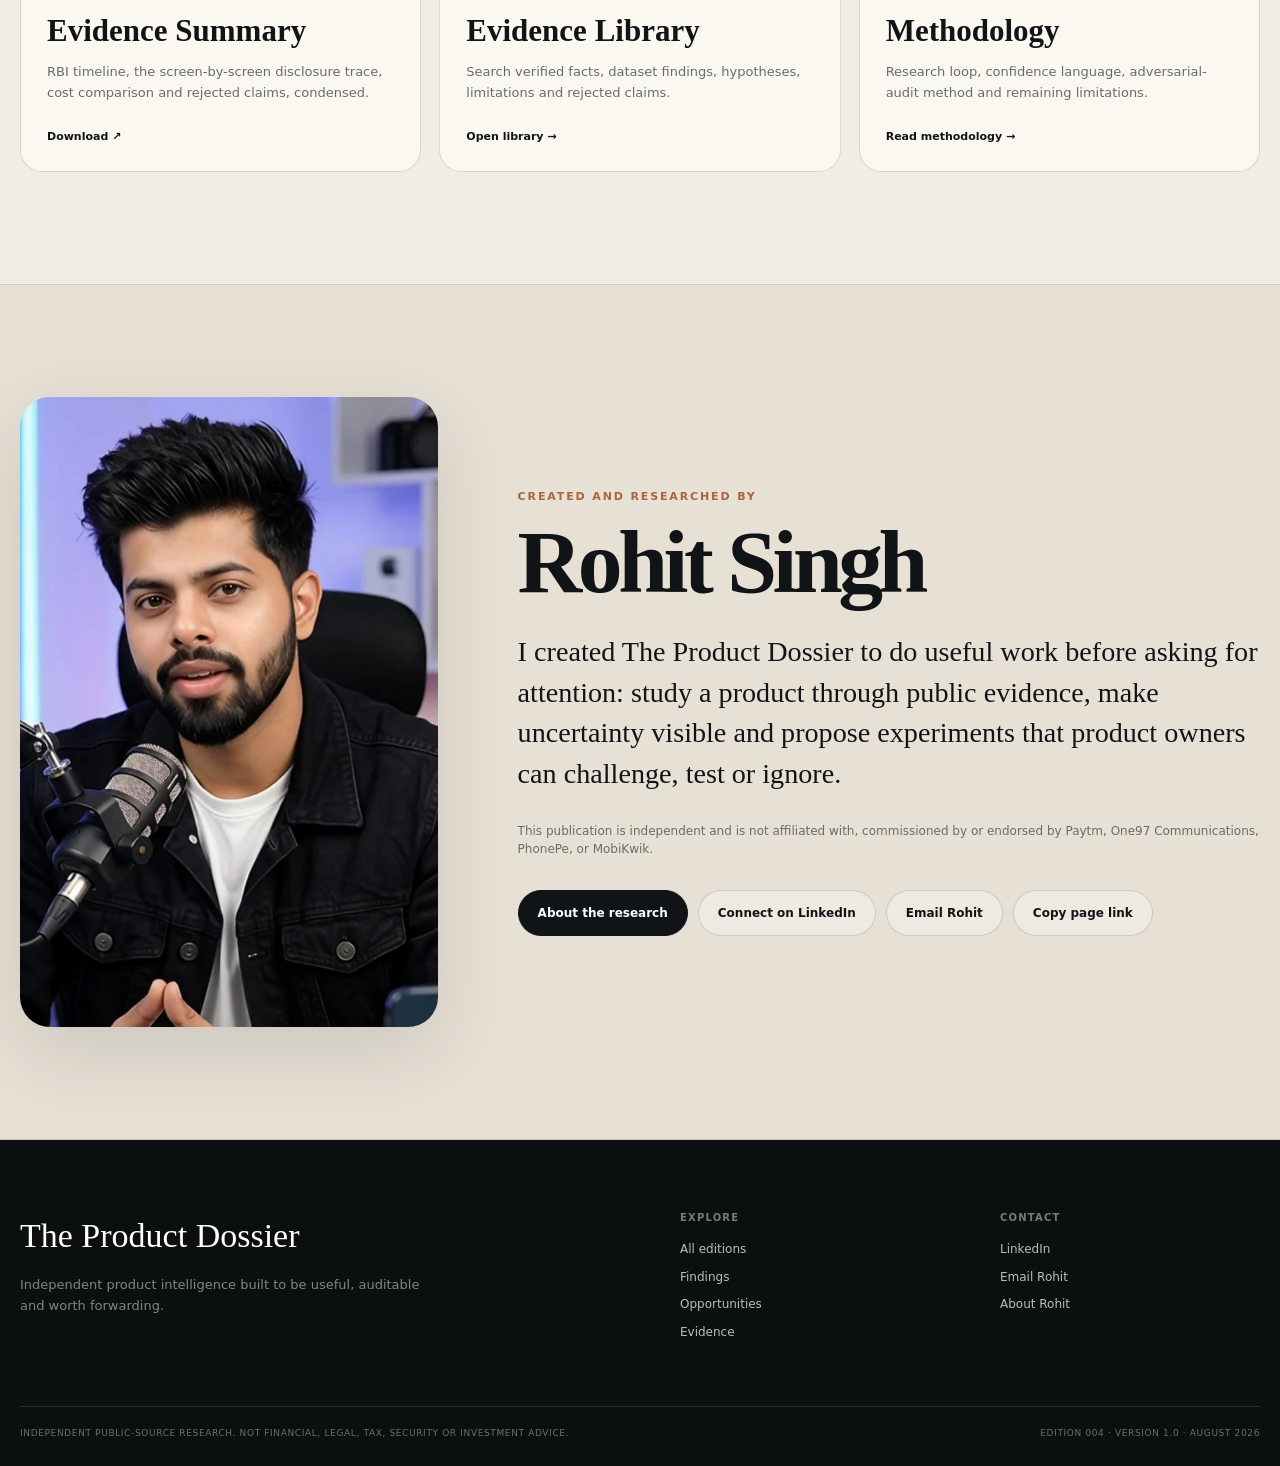
<file: edition-004.html>
<!doctype html>
<html lang="en">
<head>
  <meta charset="utf-8">
  <meta name="viewport" content="width=device-width, initial-scale=1">
  <title>Know Before You Choose — Paytm | The Product Dossier</title>
  <meta name="description" content="An evidence-first product investigation into Paytm's loan-distribution model: who you're actually borrowing from, benchmarked against PhonePe and MobiKwik, against the backdrop of RBI cancelling Paytm Payments Bank's own licence.">
  <meta name="theme-color" content="#111416">
  <meta property="og:type" content="article">
  <meta property="og:title" content="Know Before You Choose — Paytm">
  <meta property="og:description" content="RBI shut down an entire bank behind one of India's biggest apps. Does anyone have a plan for what happens if it happens to your loan too?">
  <meta property="og:image" content="https://delta-exchange-product-dossier.vercel.app/social-card.jpg">
  <meta property="og:url" content="https://delta-exchange-product-dossier.vercel.app/edition-004.html">
  <meta property="og:image:type" content="image/jpeg">
  <meta property="og:image:width" content="1200">
  <meta property="og:image:height" content="630">
  <meta name="twitter:card" content="summary_large_image">
  <meta name="twitter:image" content="https://delta-exchange-product-dossier.vercel.app/social-card.jpg">
  <link rel="canonical" href="https://delta-exchange-product-dossier.vercel.app/edition-004.html">
  <link rel="icon" href="favicon.svg" type="image/svg+xml">
  <style>

:root {
  --paper: #f1ede5;
  --paper-deep: #e7e0d5;
  --surface: #fbf8f2;
  --ink: #111416;
  --ink-2: #242a2b;
  --muted: #666d6b;
  --line: rgba(17,20,22,.15);
  --line-light: rgba(255,255,255,.14);
  --copper: #a9653f;
  --copper-light: #d0a07f;
  --teal: #44766f;
  --teal-light: #9ac0b9;
  --blue: #54708b;
  --amber: #a47d35;
  --red: #945548;
  --dark: #111416;
  --dark-2: #171c1e;
  --white: #f8f4ec;
  --serif: "Iowan Old Style", "Palatino Linotype", Palatino, Georgia, serif;
  --sans: Inter, ui-sans-serif, system-ui, -apple-system, BlinkMacSystemFont, "Segoe UI", sans-serif;
  --mono: "SFMono-Regular", Consolas, "Liberation Mono", monospace;
  --content: 1240px;
  --radius-xl: 30px;
  --radius-lg: 22px;
  --radius-md: 16px;
  --shadow: 0 24px 80px rgba(12, 15, 16, .12);
}

* { box-sizing: border-box; }
html { scroll-behavior: smooth; background: var(--paper); }
body { margin: 0; color: var(--ink); background: var(--paper); font-family: var(--sans); line-height: 1.55; text-rendering: optimizeLegibility; overflow-x: hidden; }
body.menu-open { overflow: hidden; }
a { color: inherit; }
img, svg { max-width: 100%; }
button, input, select { font: inherit; }
::selection { background: var(--copper); color: white; }

.skip-link { position: fixed; left: 16px; top: -80px; z-index: 1000; background: white; color: #111; padding: 10px 14px; border-radius: 999px; text-decoration: none; }
.skip-link:focus { top: 16px; }
.container { width: min(calc(100% - 40px), var(--content)); margin-inline: auto; }
.section { padding: 112px 0; border-bottom: 1px solid var(--line); position: relative; }
.dark-section { color: var(--white); background: var(--dark); border-color: var(--line-light); }
.section-grid { display: grid; grid-template-columns: 160px minmax(0, 1fr); gap: 76px; align-items: start; }
.section-intro { margin-bottom: 54px; }
.split-intro { display: grid; grid-template-columns: minmax(0, 1.45fr) minmax(320px, .7fr); gap: 80px; align-items: end; }
.section-label, .eyebrow, .overline { font-size: 11px; letter-spacing: .17em; text-transform: uppercase; font-weight: 820; color: var(--copper); }
.section-label.light { color: var(--copper-light); }
.display-heading { font-family: var(--serif); font-size: clamp(42px, 5.7vw, 78px); line-height: .99; letter-spacing: -.045em; margin: 12px 0 0; max-width: 1000px; font-weight: 700; }
.display-heading.light { color: var(--white); }
.section-lede { max-width: 880px; font-family: var(--serif); font-size: clamp(21px, 2.2vw, 30px); line-height: 1.42; color: var(--ink-2); margin: 26px 0 0; }
.section-copy { margin: 0; color: var(--muted); font-size: 15px; max-width: 560px; }
.section-copy.light-soft, .light-soft { color: #aeb6b4; }

.reading-progress { position: fixed; left: 0; right: 0; top: 0; height: 3px; background: transparent; z-index: 1000; pointer-events: none; }
.reading-progress span { display: block; height: 100%; width: 0; background: var(--copper); transform-origin: left; }

.site-header { position: fixed; top: 0; left: 0; right: 0; z-index: 100; border-bottom: 1px solid transparent; transition: background .35s ease, border-color .35s ease, transform .35s ease; color: white; }
.site-header.scrolled { background: rgba(17,20,22,.92); backdrop-filter: blur(18px); border-color: rgba(255,255,255,.12); }
.header-inner { min-height: 78px; display: flex; align-items: center; justify-content: space-between; gap: 24px; }
.brand { display: inline-flex; align-items: center; gap: 12px; text-decoration: none; }
.brand-mark { width: 39px; height: 39px; border: 1px solid rgba(255,255,255,.28); border-radius: 50%; display: grid; place-items: center; font: 700 10px var(--mono); letter-spacing: .08em; }
.brand-copy { display: flex; flex-direction: column; line-height: 1.1; }
.brand-copy strong { font-size: 13px; letter-spacing: -.01em; }
.brand-copy small { font-size: 9px; color: rgba(255,255,255,.56); margin-top: 5px; letter-spacing: .08em; text-transform: uppercase; }
.desktop-nav { display: flex; align-items: center; gap: 26px; }
.desktop-nav a { text-decoration: none; font-size: 12px; color: rgba(255,255,255,.68); transition: color .2s ease; }
.desktop-nav a:hover { color: white; }
.header-actions { display: flex; align-items: center; gap: 10px; }
.menu-button { display: none; border: 1px solid rgba(255,255,255,.3); background: transparent; width: 42px; height: 42px; border-radius: 50%; padding: 0; position: relative; }
.menu-button span { position: absolute; width: 15px; height: 1px; background: white; left: 13px; transition: transform .25s ease, top .25s ease; }
.menu-button span:first-child { top: 16px; }
.menu-button span:last-child { top: 23px; }
.menu-button[aria-expanded="true"] span:first-child { top: 20px; transform: rotate(45deg); }
.menu-button[aria-expanded="true"] span:last-child { top: 20px; transform: rotate(-45deg); }
.mobile-menu { display: none; position: fixed; inset: 0; z-index: 90; background: var(--dark); color: white; padding: 110px 28px 40px; }
.mobile-menu.open { display: block; }
.mobile-menu a { display: block; text-decoration: none; font-family: var(--serif); font-size: 38px; padding: 16px 0; border-bottom: 1px solid rgba(255,255,255,.14); }

.button { display: inline-flex; align-items: center; justify-content: center; min-height: 46px; padding: 11px 19px; border-radius: 999px; border: 1px solid var(--ink); text-decoration: none; font-size: 12px; font-weight: 750; cursor: pointer; transition: transform .22s ease, background .22s ease, color .22s ease, border-color .22s ease; }
.button:hover { transform: translateY(-2px); }
.button.small { min-height: 38px; padding: 8px 14px; }
.button-primary { background: var(--ink); color: white; }
.button-quiet { background: rgba(255,255,255,.07); color: inherit; border-color: rgba(255,255,255,.24); }
.button-ghost { background: transparent; color: var(--ink); border-color: var(--line); }
.hero .button-ghost { color: white; border-color: rgba(255,255,255,.25); }
.light-button { color: white; border-color: rgba(255,255,255,.26); }
.text-link { color: inherit; font-size: 12px; font-weight: 750; text-underline-offset: 5px; }

.hero { min-height: 100svh; padding: 150px 0 94px; background: #0f1214; color: white; display: flex; align-items: center; position: relative; overflow: hidden; }
.hero-noise { position: absolute; inset: 0; opacity: .08; background-image: url("data:image/svg+xml,%3Csvg viewBox='0 0 220 220' xmlns='http://www.w3.org/2000/svg'%3E%3Cfilter id='n'%3E%3CfeTurbulence type='fractalNoise' baseFrequency='.8' numOctaves='3' stitchTiles='stitch'/%3E%3C/filter%3E%3Crect width='100%25' height='100%25' filter='url(%23n)' opacity='.55'/%3E%3C/svg%3E"); pointer-events: none; }
.hero::after { content: ""; position: absolute; inset: auto -15vw -45vh 40vw; height: 88vh; background: radial-gradient(circle, rgba(169,101,63,.22), transparent 67%); pointer-events: none; }
.hero-orbit { position: absolute; border: 1px solid rgba(255,255,255,.09); border-radius: 50%; pointer-events: none; }
.orbit-one { width: 580px; height: 580px; right: -120px; top: 90px; }
.orbit-two { width: 330px; height: 330px; right: 20px; top: 210px; border-color: rgba(169,101,63,.25); }
.hero-grid { display: grid; grid-template-columns: minmax(0, 1.4fr) minmax(330px, .62fr); gap: 84px; align-items: end; position: relative; z-index: 2; }
.hero-title { font-family: var(--serif); font-size: clamp(72px, 10.5vw, 150px); line-height: .82; letter-spacing: -.065em; margin: 24px 0 34px; max-width: 980px; font-weight: 700; }
.hero-title .word { display: inline-block; overflow: hidden; padding-bottom: .1em; margin-bottom: -.1em; }
.hero-title .word-inner { display: inline-block; transform: translateY(115%); animation: wordReveal .95s cubic-bezier(.2,.75,.15,1) forwards; }
@keyframes wordReveal { to { transform: translateY(0); } }
.hero-deck { max-width: 790px; font-family: var(--serif); font-size: clamp(20px, 2vw, 29px); line-height: 1.45; color: #bbc1bf; margin: 0; }
.hero-actions { display: flex; flex-wrap: wrap; gap: 10px; margin-top: 34px; }
.hero-meta { display: flex; flex-wrap: wrap; gap: 12px 28px; margin-top: 38px; padding-top: 23px; border-top: 1px solid rgba(255,255,255,.14); font-size: 10px; text-transform: uppercase; letter-spacing: .11em; color: rgba(255,255,255,.52); }
.hero-dossier-card { border: 1px solid rgba(255,255,255,.18); background: rgba(255,255,255,.055); backdrop-filter: blur(15px); border-radius: var(--radius-xl); padding: 28px; box-shadow: var(--shadow); }
.card-topline { display: flex; justify-content: space-between; font-size: 9px; color: rgba(255,255,255,.5); text-transform: uppercase; letter-spacing: .14em; }
.hero-dossier-card > p { font-family: var(--serif); font-size: 25px; line-height: 1.35; margin: 28px 0 34px; }
.mini-grid { display: grid; grid-template-columns: 1fr 1fr; gap: 18px; border-top: 1px solid rgba(255,255,255,.14); padding-top: 22px; }
.mini-grid strong { display: block; font-size: 15px; }
.mini-grid span { display: block; font-size: 9px; color: rgba(255,255,255,.48); margin-top: 4px; text-transform: uppercase; letter-spacing: .08em; }
.scroll-cue { position: absolute; left: 50%; bottom: 23px; transform: translateX(-50%); z-index: 2; display: flex; flex-direction: column; align-items: center; gap: 8px; font-size: 9px; text-transform: uppercase; letter-spacing: .14em; color: rgba(255,255,255,.46); }
.scroll-cue i { display: block; width: 1px; height: 28px; background: linear-gradient(white, transparent); animation: scrollPulse 1.8s infinite; }
@keyframes scrollPulse { 0%,100% { transform: scaleY(.45); transform-origin: top; opacity: .3; } 50% { transform: scaleY(1); opacity: 1; } }

.thesis-section { background: var(--surface); }
.thesis-chain { margin-top: 58px; border-top: 1px solid var(--ink); }
.chain-step { display: grid; grid-template-columns: 60px 250px minmax(0,1fr); gap: 30px; align-items: start; padding: 25px 0; border-bottom: 1px solid var(--line); }
.chain-step > span { color: var(--copper); font: 600 12px var(--mono); }
.chain-step h3 { margin: 0; font-size: 17px; }
.chain-step p { margin: 0; color: var(--muted); max-width: 580px; }
.pull-quote { margin: 72px 0 0; padding-left: 25px; border-left: 3px solid var(--copper); font-family: var(--serif); font-size: clamp(34px,4vw,59px); line-height: 1.1; max-width: 860px; }

.data-section { overflow: hidden; }
.stat-marquee { display: grid; grid-template-columns: repeat(5,1fr); border-top: 1px solid var(--line-light); border-bottom: 1px solid var(--line-light); margin: 68px 0; }
.stat-card { min-height: 155px; padding: 28px 18px; border-right: 1px solid var(--line-light); display: flex; flex-direction: column; justify-content: space-between; }
.stat-card:last-child { border-right: 0; }
.stat-card strong { font-family: var(--serif); font-size: clamp(38px,4vw,62px); line-height: 1; }
.stat-card span { font-size: 10px; text-transform: uppercase; letter-spacing: .11em; color: #8f9996; }
.chart-grid { display: grid; grid-template-columns: 1.2fr .8fr; gap: 20px; }
.data-card { border: 1px solid var(--line-light); border-radius: var(--radius-lg); padding: 28px; background: rgba(255,255,255,.035); }
.data-card-head { display: flex; justify-content: space-between; gap: 22px; align-items: start; margin-bottom: 28px; }
.data-card h3 { font-family: var(--serif); font-size: 30px; margin: 8px 0 0; }
.data-card .eyebrow { color: var(--copper-light); }
.data-note { color: #7e8886; font: 10px var(--mono); }
.data-card > p { margin: 25px 0 0; color: #9ca5a3; font-size: 13px; }
.rating-chart { height: 260px; display: grid; grid-template-columns: repeat(5,1fr); gap: 13px; align-items: end; padding-top: 16px; }
.rating-column { height: 100%; display: flex; flex-direction: column; justify-content: flex-end; align-items: center; gap: 9px; }
.rating-bar { width: 100%; max-width: 72px; border-radius: 9px 9px 2px 2px; background: linear-gradient(to top, var(--copper), #d29e7c); min-height: 3px; transform-origin: bottom; transform: scaleY(0); transition: transform 1s cubic-bezier(.2,.7,.2,1); }
.rating-chart.visible .rating-bar { transform: scaleY(1); }
.rating-column strong { font-size: 11px; }
.rating-column span { font-size: 9px; color: #858e8c; text-transform: uppercase; }
.quality-meters { display: grid; gap: 24px; margin-top: 34px; }
.quality-meters > div { display: grid; grid-template-columns: 1fr auto; gap: 8px; align-items: end; }
.quality-meters span { font-size: 12px; color: #a9b1af; }
.quality-meters strong { font: 600 13px var(--mono); }
.quality-meters i { grid-column: 1/-1; height: 4px; background: rgba(255,255,255,.1); position: relative; overflow: hidden; }
.quality-meters i::after { content:""; position: absolute; inset: 0 auto 0 0; width: var(--value); background: var(--teal-light); transform: scaleX(0); transform-origin: left; transition: transform 1.2s ease; }
.data-card.visible .quality-meters i::after { transform: scaleX(1); }

.complaint-section { background: var(--paper); }
.complaint-layout { display: grid; grid-template-columns: minmax(0,1fr) 330px; gap: 48px; margin-top: 60px; align-items: start; }
.complaint-bars { display: grid; gap: 17px; }
.complaint-row { display: grid; grid-template-columns: 250px minmax(0,1fr) 60px; gap: 18px; align-items: center; }
.complaint-row label { font-size: 12px; }
.complaint-track { height: 10px; background: rgba(17,20,22,.08); overflow: hidden; border-radius: 99px; }
.complaint-track i { display: block; height: 100%; background: var(--copper); border-radius: inherit; transform: scaleX(0); transform-origin: left; transition: transform 1.1s cubic-bezier(.2,.7,.2,1); }
.complaint-bars.visible .complaint-track i { transform: scaleX(1); }
.complaint-row strong { font: 600 11px var(--mono); text-align: right; }
.system-insight { position: sticky; top: 115px; padding: 27px; background: var(--ink); color: white; border-radius: var(--radius-lg); }
.system-insight .eyebrow { color: var(--copper-light); }
.system-insight p { font-family: var(--serif); font-size: 25px; line-height: 1.35; margin: 20px 0 28px; }

.strength-grid { display: grid; grid-template-columns: repeat(4,1fr); border-top: 1px solid var(--ink); }
.strength-card { padding: 26px 24px 30px 0; border-right: 1px solid var(--line); min-height: 270px; display: flex; flex-direction: column; }
.strength-card + .strength-card { padding-left: 24px; }
.strength-card:last-child { border-right: 0; }
.strength-card > span { color: var(--copper); font: 600 11px var(--mono); }
.strength-card h3 { font-family: var(--serif); font-size: 28px; line-height: 1.12; margin: auto 0 16px; }
.strength-card p { margin: 0; color: var(--muted); font-size: 13px; }

.opportunity-stack { display: grid; gap: 14px; }
.opportunity-card { display: grid; grid-template-columns: 72px minmax(0,1fr) 180px; gap: 30px; border: 1px solid var(--line-light); border-radius: var(--radius-lg); padding: 30px; background: rgba(255,255,255,.03); transition: background .3s ease, transform .3s ease, border-color .3s ease; }
.opportunity-card:hover { transform: translateY(-3px); background: rgba(255,255,255,.055); border-color: rgba(255,255,255,.25); }
.opp-number { font: 600 16px var(--mono); color: var(--copper-light); }
.opp-copy h3 { font-family: var(--serif); font-size: clamp(30px,3vw,45px); line-height: 1.02; margin: 14px 0; }
.opp-copy > p { color: #a8b0ae; max-width: 760px; margin: 0; }
.opp-test { margin-top: 24px; padding-top: 20px; border-top: 1px solid var(--line-light); display: grid; grid-template-columns: 85px minmax(0,1fr); gap: 20px; font-size: 12px; }
.opp-test strong { color: var(--white); }
.opp-test span { color: #8e9895; }
.opportunity-card aside { border-left: 1px solid var(--line-light); padding-left: 25px; display: flex; flex-direction: column; justify-content: space-between; text-align: right; }
.opportunity-card aside span { font-size: 10px; text-transform: uppercase; letter-spacing: .11em; color: #78827f; }
.opportunity-card aside strong { font-size: 13px; }
.confidence-pill { display: inline-flex; width: fit-content; padding: 5px 9px; border: 1px solid currentColor; border-radius: 999px; font-size: 9px; text-transform: uppercase; letter-spacing: .08em; }
.confidence-pill.high { color: #92bdb4; }
.confidence-pill.medium, .confidence-pill.medium-high { color: #d1b477; }

.receipt-section { background: var(--surface); }
.receipt-demo { margin-top: 60px; border: 1px solid var(--line); border-radius: var(--radius-xl); background: white; box-shadow: var(--shadow); overflow: hidden; }
.receipt-head { display: flex; justify-content: space-between; gap: 20px; padding: 20px 24px; background: var(--ink); color: white; font: 10px var(--mono); text-transform: uppercase; letter-spacing: .08em; }
.receipt-head div { display: flex; align-items: center; gap: 10px; }
.status-dot { width: 8px; height: 8px; border-radius: 50%; background: #7bb29e; box-shadow: 0 0 0 5px rgba(123,178,158,.14); }
.receipt-timeline { list-style: none; padding: 0; margin: 0; }
.receipt-timeline li { display: grid; grid-template-columns: 54px minmax(0,1fr) 120px; gap: 24px; padding: 24px; border-bottom: 1px solid var(--line); align-items: start; position: relative; }
.receipt-timeline li:last-child { border-bottom: 0; }
.receipt-timeline li > span { width: 35px; height: 35px; border: 1px solid var(--line); border-radius: 50%; display: grid; place-items: center; font: 10px var(--mono); color: var(--copper); background: var(--surface); position: relative; z-index: 2; }
.receipt-timeline li:not(:last-child)::after { content:""; position: absolute; left: 41px; top: 59px; bottom: -24px; width: 1px; background: var(--line); }
.receipt-timeline strong { font-size: 14px; }
.receipt-timeline p { margin: 6px 0 0; color: var(--muted); font-size: 12px; }
.receipt-timeline time { font: 10px var(--mono); color: var(--muted); text-align: right; }
.concept-guardrail { margin-top: 24px; padding: 18px 20px; border-left: 3px solid var(--copper); background: var(--paper-deep); font-size: 13px; }

.roadmap { border-top: 1px solid var(--ink); }
.roadmap-row { display: grid; grid-template-columns: 145px minmax(0,1fr) 280px; gap: 40px; padding: 30px 0; border-bottom: 1px solid var(--line); align-items: start; }
.roadmap-time { font: 650 11px var(--mono); color: var(--copper); }
.roadmap-row h3 { margin: 0; font-family: var(--serif); font-size: 28px; }
.roadmap-row p { margin: 9px 0 0; color: var(--muted); }
.roadmap-row aside { color: var(--muted); font-size: 12px; }

.rejection-grid { display: grid; grid-template-columns: repeat(3,1fr); gap: 16px; margin: 50px 0 34px; }
.rejection-card { border: 1px solid var(--line-light); border-radius: var(--radius-lg); padding: 25px; min-height: 300px; display: flex; flex-direction: column; }
.rejection-card > span { color: #d39d8f; font-size: 9px; text-transform: uppercase; letter-spacing: .12em; }
.rejection-card h3 { font-family: var(--serif); font-size: 26px; line-height: 1.14; margin: auto 0 18px; }
.rejection-card p { color: #9ba4a1; font-size: 12px; margin: 0; }

.download-grid { display: grid; grid-template-columns: repeat(3,1fr); gap: 18px; }
.download-card { min-height: 310px; display: flex; flex-direction: column; text-decoration: none; border: 1px solid var(--line); border-radius: var(--radius-lg); padding: 26px; background: var(--surface); transition: transform .25s ease, box-shadow .25s ease, background .25s ease; }
.download-card:hover { transform: translateY(-5px); box-shadow: var(--shadow); background: white; }
.download-card > span { font-size: 9px; text-transform: uppercase; letter-spacing: .12em; color: var(--copper); }
.download-card h3 { font-family: var(--serif); font-size: 31px; line-height: 1.1; margin: auto 0 14px; }
.download-card p { color: var(--muted); font-size: 13px; margin: 0; }
.download-card i { margin-top: 25px; font-style: normal; font-size: 11px; font-weight: 750; }

.author-section { background: var(--paper-deep); }
.author-grid { display: grid; grid-template-columns: minmax(260px,.72fr) minmax(0,1.28fr); gap: 80px; align-items: center; }
.author-image-wrap { height: 630px; border-radius: var(--radius-xl); overflow: hidden; box-shadow: var(--shadow); }
.author-image-wrap img { width: 100%; height: 100%; object-fit: cover; }
.author-copy h2 { font-family: var(--serif); font-size: clamp(56px,7vw,92px); letter-spacing: -.05em; line-height: .95; margin: 14px 0 28px; }
.author-copy > p { font-family: var(--serif); font-size: clamp(20px,2.2vw,29px); line-height: 1.45; max-width: 760px; }
.author-copy .author-note { font-family: var(--sans); font-size: 12px; color: var(--muted); }
.author-actions { display: flex; flex-wrap: wrap; gap: 10px; margin-top: 32px; }
.author-section .button-quiet { color: var(--ink); border-color: var(--line); background: rgba(255,255,255,.3); }

.site-footer { background: #0c0f10; color: white; padding: 70px 0 25px; }
.footer-grid { display: grid; grid-template-columns: 1.5fr .65fr .65fr; gap: 60px; }
.footer-brand { font-family: var(--serif); font-size: 34px; text-decoration: none; }
.footer-grid p { color: #7d8784; max-width: 420px; font-size: 13px; }
.footer-grid strong { display: block; font-size: 10px; text-transform: uppercase; letter-spacing: .12em; color: #737d7a; margin-bottom: 15px; }
.footer-grid > div:not(:first-child) a { display: block; text-decoration: none; color: #b7bfbd; font-size: 12px; margin: 9px 0; }
.footer-bottom { display: flex; justify-content: space-between; gap: 30px; border-top: 1px solid rgba(255,255,255,.12); margin-top: 55px; padding-top: 20px; font-size: 9px; color: #68716f; text-transform: uppercase; letter-spacing: .07em; }

.section-indicator { position: fixed; right: 22px; top: 50%; transform: translateY(-50%); z-index: 70; color: white; display: flex; align-items: center; gap: 10px; mix-blend-mode: difference; pointer-events: none; }
.section-indicator span { writing-mode: vertical-rl; font-size: 8px; text-transform: uppercase; letter-spacing: .15em; }
.section-indicator i { height: 65px; width: 1px; background: currentColor; opacity: .35; }
.back-to-top { position: fixed; right: 24px; bottom: 24px; z-index: 80; width: 44px; height: 44px; border-radius: 50%; border: 1px solid rgba(255,255,255,.22); background: rgba(17,20,22,.88); color: white; opacity: 0; transform: translateY(15px); pointer-events: none; transition: opacity .25s ease, transform .25s ease; }
.back-to-top.visible { opacity: 1; transform: none; pointer-events: auto; }

.reveal { opacity: 0; transform: translateY(24px); transition: opacity .8s ease, transform .8s cubic-bezier(.2,.7,.2,1); }
.reveal.visible { opacity: 1; transform: none; }

/* Inner pages */
.inner-page { background: var(--paper); }
.inner-page .site-header { position: sticky; background: rgba(17,20,22,.97); }
.page-hero { padding: 145px 0 78px; background: var(--dark); color: white; position: relative; overflow: hidden; }
.page-hero::after { content:""; position:absolute; inset:-20% -10% auto 50%; width:500px; height:500px; border:1px solid rgba(255,255,255,.08); border-radius:50%; }
.page-title { font-family: var(--serif); font-size: clamp(60px,9vw,120px); line-height: .88; letter-spacing: -.06em; margin: 18px 0 26px; max-width: 1000px; }
.page-deck { font-family: var(--serif); font-size: clamp(19px,2vw,28px); max-width: 760px; color: #aab2b0; }
.content-shell { display: grid; grid-template-columns: 250px minmax(0,1fr); gap: 70px; }
.sticky-nav { position: sticky; top: 110px; align-self: start; }
.sticky-nav a { display:block; padding:10px 0; color:var(--muted); text-decoration:none; font-size:12px; border-bottom:1px solid var(--line); }
.prose-section { padding: 10px 0 60px; }
.prose-section h2 { font-family:var(--serif); font-size:clamp(38px,4vw,58px); line-height:1.05; margin:0 0 22px; }
.prose-section h3 { font-family:var(--serif); font-size:30px; margin:36px 0 12px; }
.prose-section p { color:var(--muted); max-width:800px; }
.method-grid { display:grid; grid-template-columns:repeat(2,1fr); gap:16px; margin-top:30px; }
.method-card { border:1px solid var(--line); border-radius:var(--radius-lg); padding:24px; background:var(--surface); }
.method-card span { color:var(--copper); font:600 10px var(--mono); }
.method-card h3 { margin:16px 0 10px; font-family:var(--serif); font-size:27px; }
.method-card p { margin:0; font-size:13px; }
.notice { padding:20px 22px; border-left:3px solid var(--copper); background:var(--paper-deep); margin:30px 0; }

.evidence-toolbar { display:flex; flex-wrap:wrap; gap:12px; justify-content:space-between; margin-bottom:25px; }
.search-field { flex:1 1 330px; position:relative; }
.search-field input { width:100%; min-height:50px; border:1px solid var(--line); background:var(--surface); border-radius:999px; padding:0 18px 0 42px; color:var(--ink); }
.search-field::before { content:"⌕"; position:absolute; left:17px; top:11px; font-size:20px; color:var(--muted); }
.filter-row { display:flex; flex-wrap:wrap; gap:7px; }
.filter-button { border:1px solid var(--line); background:transparent; border-radius:999px; padding:9px 12px; font-size:10px; cursor:pointer; }
.filter-button.active { background:var(--ink); color:white; border-color:var(--ink); }
.evidence-count { font-size:11px; color:var(--muted); margin:0 0 20px; }
.evidence-grid { display:grid; gap:12px; }
.evidence-card { border:1px solid var(--line); border-radius:var(--radius-lg); background:var(--surface); overflow:hidden; }
.evidence-summary { width:100%; border:0; background:transparent; color:inherit; padding:22px; display:grid; grid-template-columns:70px minmax(0,1fr) auto 25px; gap:18px; text-align:left; align-items:start; cursor:pointer; }
.evidence-id { font:600 11px var(--mono); color:var(--copper); }
.evidence-category { font-size:9px; text-transform:uppercase; letter-spacing:.12em; color:var(--muted); }
.evidence-summary h3 { font-family:var(--serif); font-size:25px; line-height:1.15; margin:7px 0 0; }
.evidence-tag { padding:5px 8px; border-radius:999px; border:1px solid var(--line); font-size:9px; white-space:nowrap; }
.evidence-tag.Verified, .evidence-tag.Dataset { color:var(--teal); background:#e4efeb; }
.evidence-tag.Hypothesis { color:var(--amber); background:#f1ead7; }
.evidence-tag.Rejected { color:var(--red); background:#f1e4df; }
.chevron { font-size:20px; transition:transform .2s ease; }
.evidence-card.open .chevron { transform:rotate(45deg); }
.evidence-detail { display:none; grid-template-columns:repeat(2,1fr); gap:1px; background:var(--line); border-top:1px solid var(--line); }
.evidence-card.open .evidence-detail { display:grid; }
.detail-block { background:var(--surface); padding:22px; }
.detail-block strong { display:block; font-size:10px; text-transform:uppercase; letter-spacing:.1em; color:var(--copper); margin-bottom:10px; }
.detail-block p { margin:0; color:var(--muted); font-size:13px; }
.detail-block a { color:var(--ink); }
.empty-state { padding:50px; border:1px dashed var(--line); border-radius:var(--radius-lg); text-align:center; color:var(--muted); }

.about-grid { display:grid; grid-template-columns:.75fr 1.25fr; gap:80px; align-items:start; }
.about-photo { border-radius:var(--radius-xl); overflow:hidden; position:sticky; top:110px; }
.about-photo img { display:block; width:100%; }
.about-copy h2 { font-family:var(--serif); font-size:clamp(46px,5vw,74px); line-height:1; margin:0 0 26px; }
.about-copy .large-copy { font-family:var(--serif); font-size:clamp(21px,2vw,29px); line-height:1.45; color:var(--ink-2); }
.principle-list { border-top:1px solid var(--ink); margin-top:45px; }
.principle-list article { display:grid; grid-template-columns:55px 180px 1fr; gap:25px; padding:22px 0; border-bottom:1px solid var(--line); }
.principle-list span { color:var(--copper); font:600 10px var(--mono); }
.principle-list h3 { margin:0; font-size:15px; }
.principle-list p { margin:0; color:var(--muted); font-size:13px; }

@media (max-width: 1050px) {
  .desktop-nav { display:none; }
  .menu-button { display:block; }
  .hero-grid { grid-template-columns:1fr; gap:50px; }
  .hero-dossier-card { max-width:600px; }
  .section-grid { grid-template-columns:1fr; gap:25px; }
  .split-intro { grid-template-columns:1fr; gap:25px; }
  .stat-marquee { grid-template-columns:repeat(3,1fr); }
  .stat-card:nth-child(3) { border-right:0; }
  .chart-grid, .complaint-layout { grid-template-columns:1fr; }
  .system-insight { position:relative; top:auto; }
  .strength-grid { grid-template-columns:repeat(2,1fr); }
  .strength-card:nth-child(2) { border-right:0; }
  .strength-card:nth-child(n+3) { border-top:1px solid var(--line); }
  .opportunity-card { grid-template-columns:55px minmax(0,1fr); }
  .opportunity-card aside { grid-column:2; border-left:0; border-top:1px solid var(--line-light); padding:16px 0 0; flex-direction:row; text-align:left; }
  .rejection-grid, .download-grid { grid-template-columns:1fr; }
  .author-grid { grid-template-columns:.8fr 1.2fr; gap:45px; }
  .content-shell { grid-template-columns:1fr; }
  .sticky-nav { display:none; }
}

@media (max-width: 720px) {
  .container { width:min(calc(100% - 28px), var(--content)); }
  .section { padding:78px 0; }
  .header-inner { min-height:68px; }
  .brand-copy small { display:none; }
  .header-actions .button { display:none; }
  .hero { min-height:auto; padding:125px 0 90px; }
  .hero-title { font-size:clamp(64px,20vw,100px); }
  .hero-deck { font-size:21px; }
  .hero-meta { display:grid; grid-template-columns:1fr; gap:9px; }
  .hero-dossier-card > p { font-size:22px; }
  .display-heading { font-size:48px; }
  .section-lede { font-size:21px; }
  .chain-step { grid-template-columns:38px minmax(0,1fr); gap:18px; }
  .chain-step p { grid-column:2; }
  .pull-quote { font-size:36px; margin-top:50px; }
  .stat-marquee { grid-template-columns:1fr 1fr; }
  .stat-card { min-height:130px; border-bottom:1px solid var(--line-light); }
  .stat-card:nth-child(2n) { border-right:0; }
  .stat-card:last-child { grid-column:1/-1; }
  .chart-grid { gap:12px; }
  .data-card { padding:20px; }
  .rating-chart { height:220px; gap:8px; }
  .complaint-row { grid-template-columns:1fr 45px; gap:8px 12px; }
  .complaint-track { grid-column:1/-1; grid-row:2; }
  .strength-grid { grid-template-columns:1fr; }
  .strength-card, .strength-card + .strength-card { padding:24px 0; border-right:0; border-top:1px solid var(--line); min-height:230px; }
  .opportunity-card { grid-template-columns:1fr; gap:18px; padding:23px; }
  .opp-number { font-size:12px; }
  .opportunity-card aside { grid-column:1; }
  .opp-test { grid-template-columns:1fr; gap:7px; }
  .receipt-timeline li { grid-template-columns:42px 1fr; gap:15px; }
  .receipt-timeline time { grid-column:2; text-align:left; }
  .receipt-timeline li:not(:last-child)::after { left:32px; }
  .roadmap-row { grid-template-columns:1fr; gap:12px; }
  .roadmap-row aside { padding-top:12px; border-top:1px solid var(--line); }
  .author-grid, .about-grid { grid-template-columns:1fr; }
  .author-image-wrap { height:490px; }
  .footer-grid { grid-template-columns:1fr 1fr; }
  .footer-grid > div:first-child { grid-column:1/-1; }
  .footer-bottom { flex-direction:column; }
  .section-indicator { display:none; }
  .method-grid { grid-template-columns:1fr; }
  .evidence-summary { grid-template-columns:52px minmax(0,1fr) 24px; }
  .evidence-tag { grid-column:2; width:fit-content; }
  .chevron { grid-column:3; grid-row:1; }
  .evidence-detail { grid-template-columns:1fr; }
  .principle-list article { grid-template-columns:40px 1fr; }
  .principle-list p { grid-column:2; }
}

@media (prefers-reduced-motion: reduce) {
  html { scroll-behavior:auto; }
  *, *::before, *::after { animation-duration:.01ms !important; animation-iteration-count:1 !important; transition-duration:.01ms !important; }
  .reveal { opacity:1; transform:none; }
  .hero-title .word-inner { transform:none; }
}

-e </style>
</head>
<body class="edition-page">
  <a class="skip-link" href="#main">Skip to content</a>
  <div class="reading-progress" aria-hidden="true"><span></span></div>

  <header class="site-header" data-header>
    <div class="container header-inner">
      <a class="brand" href="index.html" aria-label="The Product Dossier home">
        <span class="brand-mark">PD</span>
        <span class="brand-copy"><strong>The Product Dossier</strong><small>Independent product intelligence</small></span>
      </a>
      <nav class="desktop-nav" aria-label="Primary navigation">
        <a href="index.html">All editions</a>
        <a href="#findings">Findings</a>
        <a href="#opportunities">Opportunities</a>
        <a href="evidence-004.html">Evidence</a>
        <a href="methodology-004.html">Methodology</a>
        <a href="about.html">About</a>
      </nav>
      <div class="header-actions">
        <a class="button button-quiet small" href="paytm-evidence-summary.pdf">Download report</a>
        <button class="menu-button" type="button" aria-label="Open navigation" aria-expanded="false" data-menu-button><span></span><span></span></button>
      </div>
    </div>
  </header>
  <nav class="mobile-menu" aria-label="Mobile navigation" data-mobile-menu>
    <a href="index.html">All editions</a><a href="#findings">Findings</a><a href="#opportunities">Opportunities</a><a href="evidence-004.html">Evidence</a><a href="methodology-004.html">Methodology</a><a href="about.html">About</a>
  </nav>

  <main id="main">
    <section class="hero hero-edition" id="top" data-section="Opening">
      <div class="hero-noise" aria-hidden="true"></div>
      <div class="hero-orbit orbit-one" aria-hidden="true"></div>
      <div class="hero-orbit orbit-two" aria-hidden="true"></div>
      <div class="container hero-grid">
        <div class="hero-copy">
          <div class="overline reveal">Edition 004 · Paytm · August 2026</div>
          <h1 class="hero-title" data-split-text>Know before you choose.</h1>
          <p class="hero-deck reveal">In April 2026, the RBI cancelled the banking licence of Paytm Payments Bank outright — an entire regulated entity, gone. Paytm's personal loans come from separate NBFC partners, legally unaffected. But it's now a real, visible example of exactly the question this edition investigates: when you borrow through an app, do you actually know who you're borrowing from — and what happens if they leave?</p>
          <div class="hero-actions reveal">
            <a class="button button-primary magnetic" href="#thesis">Read the investigation</a>
            <a class="button button-ghost" href="evidence-004.html">Audit the evidence</a>
          </div>
          <div class="hero-meta reveal">
            <span>Paytm vs PhonePe vs MobiKwik, same criteria</span>
            <span>Public-source product research</span>
            <span>Adversarially audited</span>
          </div>
        </div>
        <aside class="hero-dossier-card reveal" aria-label="Edition summary">
          <div class="card-topline"><span>Working thesis</span><span>01 / 01</span></div>
          <p>Paytm does disclose its lending partner's name — in-app, on the agreement, in the passbook. It just does it on the 4th screen, not the 1st, in smaller text than Paytm's own branding. And on all three platforms compared here, nobody publishes a plan for what happens if that partner exits.</p>
          <div class="mini-grid">
            <div><strong>4th</strong><span>Screen where the lender first appears</span></div>
            <div><strong>0 / 3</strong><span>Platforms with a public exit policy</span></div>
            <div><strong>18-36%</strong><span>MobiKwik APR range vs 9-18% elsewhere</span></div>
            <div><strong>2024</strong><span>Real partner-pause precedent, still unresolved publicly</span></div>
          </div>
        </aside>
      </div>
      <div class="scroll-cue"><span>Scroll to investigate</span><i></i></div>
    </section>

    <section class="section thesis-section" id="thesis" data-section="Thesis">
      <div class="container section-grid">
        <div class="section-label reveal">01 · The thesis</div>
        <div>
          <h2 class="display-heading reveal">Disclosed, but late. Undocumented, everywhere.</h2>
          <p class="section-lede reveal">This is not a story about hidden fees or secret lenders. Paytm names its lending partner in the app, on the loan agreement, and in the repayment passbook. The real gap is structural, and it's not unique to Paytm: none of the three platforms compared here — Paytm, PhonePe, MobiKwik — publish what happens to your loan if the lender behind it exits. That question stopped being hypothetical the day RBI shut down an entire bank tied to this ecosystem.</p>
          <div class="thesis-chain" data-chain>
            <article class="chain-step reveal"><span>01</span><h3>A bank disappeared, for real</h3><p>RBI cancelled Paytm Payments Bank's licence outright on 24 April 2026 — the first time it has revoked a payments bank licence in India. One97 (Paytm's parent) says it has no exposure; the personal-loan NBFC partners are separate entities.</p></article>
            <article class="chain-step reveal"><span>02</span><h3>The lender's name shows up — on screen 4 of 8</h3><p>Across Paytm's own documented loan journey, the lending partner isn't named at entry, eligibility, or amount selection — only once the offer is generated, in smaller text than Paytm's own branding.</p></article>
            <article class="chain-step reveal"><span>03</span><h3>This already happened once</h3><p>In Feb–May 2024, several of Paytm's lending partners paused or exited amid regulatory pressure on Paytm Payments Bank. Existing borrowers kept paying under their original contracts — but no platform published a plan for it in advance.</p></article>
            <article class="chain-step reveal"><span>04</span><h3>The evidence doesn't support "confused users"</h3><p>We looked for user complaints about not knowing their lender's identity. We didn't find a documented pattern — see what we rejected.</p></article>
          </div>
          <blockquote class="pull-quote reveal">The information exists. What doesn't exist, on any of the three platforms, is a plan for the day it stops being enough.</blockquote>
        </div>
      </div>
    </section>

    <section class="section data-section dark-section" id="findings" data-section="Evidence">
      <div class="container">
        <div class="section-intro split-intro">
          <div><div class="section-label light reveal">02 · The disclosure trace</div><h2 class="display-heading light reveal">Where the lender's name actually appears.</h2></div>
          <p class="section-copy light-soft reveal">Mapped screen-by-screen from Paytm's own documentation and support pages — not assumed.</p>
        </div>
        <div class="stat-marquee" aria-label="Key statistics">
          <article class="stat-card reveal"><strong data-count="8" data-decimals="0">0</strong><span>screens in the loan journey</span></article>
          <article class="stat-card reveal"><strong data-count="4" data-decimals="0">0</strong><span>screen where lender first appears</span></article>
          <article class="stat-card reveal"><strong data-count="0" data-decimals="0">0</strong><span>platforms with a public exit policy</span></article>
          <article class="stat-card reveal"><strong data-count="18" data-suffix="%" data-decimals="0">0</strong><span>APR gap, cheapest to priciest platform</span></article>
        </div>

        <div class="chart-grid">
          <article class="data-card reveal">
            <div class="data-card-head"><div><span class="eyebrow">Screen-by-screen</span><h3>The lender's name arrives after the decision</h3></div><span class="data-note">Source: Paytm's own docs</span></div>
            <div class="rating-chart" data-rating-chart aria-label="Screen disclosure chart"></div>
            <p>Entry, eligibility, and amount/tenure selection are Paytm-branded only. The lending partner's name first appears on the offer screen — after the user has already chosen how much to borrow — in secondary, smaller text than Paytm's own headings.</p>
          </article>
          <article class="data-card reveal">
            <div class="data-card-head"><div><span class="eyebrow">Total cost of borrowing</span><h3>Platform APR ranges compared</h3></div></div>
            <div class="complaint-bars reveal" data-complaint-chart></div>
            <p>Paytm and PhonePe route to lenders typically pricing 9-18% APR. MobiKwik's disclosed range is 17.99-36%. Rates are set entirely by the underlying lender, not the app — which is exactly why "who you're borrowing from" changes the real cost, not just the interface.</p>
          </article>
        </div>
      </div>
    </section>

    <section class="section complaint-section" data-section="Ownership context">
      <div class="container section-grid">
        <div class="section-label reveal">03 · What actually happened to the bank</div>
        <div>
          <h2 class="display-heading reveal">Verified against RBI's own press release, not just headlines.</h2>
          <p class="section-lede reveal">Confirmed directly on RBI's website (Press Release 2026-2027/143):</p>
          <div class="strength-grid">
            <article class="strength-card reveal"><span>01</span><h3>Licence cancelled outright, 24 Apr 2026</h3><p>Under Section 22(4) of the Banking Regulation Act, effective close of business that day — the first time RBI has cancelled a payments bank's licence entirely, not just restricted it.</p></article>
            <article class="strength-card reveal"><span>02</span><h3>RBI's own stated reasons, verbatim</h3><p>"The affairs of the bank were conducted in a manner detrimental to the interest of the bank and its depositors," and management was "prejudicial to the interest of depositors as also the public interest." RBI's language is general statutory terms, not an itemised list of operational failures.</p></article>
            <article class="strength-card reveal"><span>03</span><h3>Paytm's separate businesses, by its own filings</h3><p>One97 Communications states it has "no exposure to PPBL or any material business arrangements with PPBL" and that its investment in PPBL was fully written off by March 2024. The personal-loan NBFC partners are a different, unaffected business line.</p></article>
            <article class="strength-card reveal"><span>04</span><h3>Deposits are protected; a precedent now exists</h3><p>RBI confirmed PPBL has enough liquidity to repay all depositors during winding-up. This is the closest real-world case study available for what "an entity behind an app disappears" actually looks like procedurally — worth studying even though it's a different entity from the loan partners.</p></article>
          </div>
          <aside class="system-insight reveal" style="margin-top:32px">
            <span class="eyebrow">Evidence-discipline note</span>
            <p>The PPBL licence cancellation does not, on the evidence available, directly affect Paytm's personal-loan business. We use it here as a real illustration of institutional fragility, not as a claim about loan safety.</p>
            <a href="evidence-004.html?category=Ownership" class="text-link">Inspect the evidence ↗</a>
          </aside>
        </div>
      </div>
    </section>

    <section class="section strengths-section" data-section="Strengths">
      <div class="container">
        <div class="section-intro split-intro">
          <div><div class="section-label reveal">04 · Preserve the value</div><h2 class="display-heading reveal">The lender-disclosure system isn't broken. It's incomplete.</h2></div>
          <p class="section-copy reveal">This edition's own contradiction search (Track G) found no documented pattern of user confusion. Whatever gets fixed here should build on real strengths, not manufacture a crisis.</p>
        </div>
        <div class="strength-grid">
          <article class="strength-card reveal"><span>01</span><h3>The lender's name is genuinely disclosed</h3><p>On the offer screen, the loan agreement, and the repayment passbook — Paytm's own FAQ states this plainly, and it checks out against the documented screens.</p></article>
          <article class="strength-card reveal"><span>02</span><h3>Grievance routing is real and multi-level</h3><p>Paytm, PhonePe and MobiKwik all provide an escalation path from in-app support to a nodal/resolution team to the RBI Ombudsman after 30 days — a genuine industry strength, not just Paytm's.</p></article>
            <article class="strength-card reveal"><span>03</span><h3>Existing loans survived the 2024 pause</h3><p>When partners paused lending in 2024, no borrower's existing loan was cancelled or altered — contracts held, under RBI's transfer-of-exposure rules.</p></article>
          <article class="strength-card reveal"><span>04</span><h3>Fully paperless, fast disbursal</h3><p>Aadhaar-based eKYC and instant disbursal remain a genuinely strong, low-friction borrowing experience relative to traditional lending.</p></article>
        </div>
      </div>
    </section>
    <section class="section opportunities-section dark-section" id="opportunities" data-section="Opportunities">
      <div class="container">
        <div class="section-intro split-intro">
          <div><div class="section-label light reveal">05 · Opportunity portfolio</div><h2 class="display-heading light reveal">Four experiments, aimed at timing and continuity — not a trust crisis.</h2></div>
          <p class="section-copy light-soft reveal">Because the disconfirming evidence is real, these are framed as improvements to a working system, not fixes to a broken one.</p>
        </div>
        <div class="opportunity-stack">
          <article class="opportunity-card reveal" data-accent="copper">
            <div class="opp-number">01</div>
            <div class="opp-copy"><div class="confidence-pill high">High confidence</div><h3>Know Before You Choose</h3><p>Move the lending partner's name to the amount/tenure screen — before the offer is generated, not after. The user should see who they're borrowing from at the same moment they decide how much.</p><div class="opp-test"><strong>Test first</strong><span>Recall rate: can users correctly name their lender immediately after completing the flow, with vs without early disclosure?</span></div></div>
            <aside><span>Near term</span><strong>Decision timing</strong></aside>
          </article>
          <article class="opportunity-card reveal" data-accent="teal" id="exit-playbook">
            <div class="opp-number">02</div>
            <div class="opp-copy"><div class="confidence-pill high">High confidence</div><h3>Partner-Exit Playbook</h3><p>Publish a plain-language page — for every platform, not just Paytm — explaining what happens to an existing loan if the lending partner exits, using the 2024 precedent as the worked example.</p><div class="opp-test"><strong>Test first</strong><span>Whether publishing this proactively reduces support-ticket volume during any future partner transition.</span></div></div>
            <aside><span>Foundational</span><strong>Structural gap, industry-wide</strong></aside>
          </article>
          <article class="opportunity-card reveal" data-accent="blue">
            <div class="opp-number">03</div>
            <div class="opp-copy"><div class="confidence-pill medium">Medium confidence</div><h3>Multi-Offer Cost Comparison</h3><p>Where more than one partner can serve a borrower, show side-by-side APR and fees before auto-assigning one lender — closer to PhonePe's partner-mode flow than Paytm's current single-offer default.</p><div class="opp-test"><strong>Test first</strong><span>Whether visible competition among partner offers changes accepted APR versus the current single pre-selected offer.</span></div></div>
            <aside><span>Strategic</span><strong>Cost transparency</strong></aside>
          </article>
          <article class="opportunity-card reveal" data-accent="amber">
            <div class="opp-number">04</div>
            <div class="opp-copy"><div class="confidence-pill medium-high">Medium-high</div><h3>Granular Consent, Industry-Wide</h3><p>Replace the single blanket "I agree" with itemised consent for what specifically gets shared with the lending partner and for how long — a gap shared by all three platforms compared here, not a Paytm-specific failure.</p><div class="opp-test"><strong>Test first</strong><span>Whether granular consent screens change completion rate meaningfully, or whether friction is acceptable for the trust gained.</span></div></div>
            <aside><span>Industry-wide</span><strong>Consent design</strong></aside>
          </article>
        </div>
      </div>
    </section>

    <section class="section receipt-section" data-section="Flagship concept">
      <div class="container section-grid">
        <div class="section-label reveal">06 · Flagship concept</div>
        <div>
          <h2 class="display-heading reveal">A lender identity trace, not a footnote.</h2>
          <p class="section-lede reveal">This is the actual documented path a Paytm borrower walks today, screen by screen — and where the lending partner's name does and doesn't appear along it.</p>
          <div class="receipt-demo reveal" data-receipt>
            <div class="receipt-head"><div><span class="status-dot"></span>Personal loan journey, as documented today</div><span>8 screens, lender named on 3</span></div>
            <ol class="receipt-timeline">
              <li><span>01</span><div><strong>Entry &amp; eligibility check</strong><p>Paytm-branded only. No lender name — by design, since no offer exists yet.</p></div><time>Screens 1-2</time></li>
              <li><span>02</span><div><strong>Amount &amp; tenure selection</strong><p>Still Paytm-branded only. The user commits to how much to borrow with zero lender information visible.</p></div><time>Screen 3</time></li>
              <li><span>03</span><div><strong>Offer details — lender named, first time</strong><p>"Offered by [Lender]" appears here, in smaller grey text below the bold Paytm-styled loan terms.</p></div><time>Screen 4</time></li>
              <li><span>04</span><div><strong>KYC, e-sign, consent</strong><p>Lender name not reiterated during Aadhaar verification, selfie scan, or document upload — Paytm branding again dominates.</p></div><time>Screens 5-7</time></li>
              <li><span>05</span><div><strong>Disbursal &amp; passbook</strong><p>Lender confirmed again — "Account with [Lender]" — in the success screen and ongoing EMI passbook.</p></div><time>Screen 8</time></li>
            </ol>
          </div>
          <div class="concept-guardrail reveal"><strong>Guardrail:</strong> this reorders when disclosure happens — it doesn't invent a problem. The lender name is already there; the fix is timing, not disclosure from scratch.</div>
        </div>
      </div>
    </section>

    <section class="section roadmap-section" data-section="Roadmap">
      <div class="container">
        <div class="section-intro split-intro">
          <div><div class="section-label reveal">07 · Action plan</div><h2 class="display-heading reveal">Move disclosure earlier. Document what happens next.</h2></div>
          <p class="section-copy reveal">The two highest-confidence fixes don't require new data collection — they require reordering and publishing what already exists.</p>
        </div>
        <div class="roadmap">
          <article class="roadmap-row reveal"><span class="roadmap-time">0–30 days</span><div><h3>Know Before You Choose pilot</h3><p>Move lender disclosure to the amount/tenure screen for a test cohort; measure recall against the current flow.</p></div><aside>Directly targets the documented 4th-screen gap.</aside></article>
          <article class="roadmap-row reveal"><span class="roadmap-time">31–60 days</span><div><h3>Draft the Partner-Exit Playbook</h3><p>Use the 2024 pause as the worked example; publish in plain language, independent of any current partner-stability concern.</p></div><aside>Closes a gap that exists industry-wide, not just at Paytm.</aside></article>
          <article class="roadmap-row reveal"><span class="roadmap-time">61–90 days</span><div><h3>Pilot multi-offer comparison</h3><p>Test showing 2-3 partner offers side by side for eligible borrowers, where more than one qualified lender exists.</p></div><aside>Tests whether visible competition changes the accepted rate.</aside></article>
          <article class="roadmap-row reveal"><span class="roadmap-time">Ongoing</span><div><h3>Track the disconfirming evidence too</h3><p>Keep monitoring for actual user confusion reports — if the pattern this edition didn't find starts appearing, the priority order should change.</p></div><aside>Keeps the research honest as new data arrives.</aside></article>
        </div>
      </div>
    </section>

    <section class="section restraint-section dark-section" data-section="Restraint">
      <div class="container section-grid">
        <div class="section-label light reveal">08 · What we rejected</div>
        <div>
          <h2 class="display-heading light reveal">The RBI news made this tempting to overclaim. We didn't.</h2>
          <div class="rejection-grid">
            <article class="rejection-card reveal"><span>Rejected</span><h3>"Paytm hides who's lending you money."</h3><p>The lender's name appears on the offer screen, the loan agreement, and the repayment passbook — confirmed against Paytm's own documentation. We found no evidence supporting "hidden."</p></article>
            <article class="rejection-card reveal"><span>Not established</span><h3>"Users are confused about their lender's identity."</h3><p>A dedicated search for this complaint pattern — reviews, forums, consumer-court filings — found no documented cluster. The defensible claim is narrower: disclosure exists but arrives late, not that it's causing confusion today.</p></article>
            <article class="rejection-card reveal"><span>Not supported</span><h3>"The PPBL licence cancellation threatens your personal loan."</h3><p>Paytm Payments Bank and the NBFC partners that issue personal loans are separate legal entities. One97's own filings state no financial exposure. We use the PPBL story as an illustration of institutional fragility, not a claim about loan safety.</p></article>
          </div>
          <a class="button button-ghost light-button" href="evidence-004.html">Read the evidence library</a>
        </div>
      </div>
    </section>

    <section class="section research-package" data-section="Downloads">
      <div class="container">
        <div class="section-intro split-intro">
          <div><div class="section-label reveal">09 · Research package</div><h2 class="display-heading reveal">The website is the doorway. The evidence remains inspectable.</h2></div>
          <p class="section-copy reveal">Built on the Research OS 3.0 protocol — locked decision statement, mandatory contradiction search, source-independence mapping, and confidence-graded claims throughout.</p>
        </div>
        <div class="download-grid">
          <a class="download-card reveal" href="paytm-evidence-summary.pdf"><span>PDF</span><h3>Evidence Summary</h3><p>RBI timeline, the screen-by-screen disclosure trace, cost comparison and rejected claims, condensed.</p><i>Download ↗</i></a>
          <a class="download-card reveal" href="evidence-004.html"><span>Interactive</span><h3>Evidence Library</h3><p>Search verified facts, dataset findings, hypotheses, limitations and rejected claims.</p><i>Open library →</i></a>
          <a class="download-card reveal" href="methodology-004.html"><span>Page</span><h3>Methodology</h3><p>Research loop, confidence language, adversarial-audit method and remaining limitations.</p><i>Read methodology →</i></a>
        </div>
      </div>
    </section>

    <section class="section author-section" data-section="Author">
      <div class="container author-grid">
        <div class="author-image-wrap reveal"><img src="rohit-singh.webp" alt="Rohit Singh, creator and researcher behind The Product Dossier" loading="lazy"></div>
        <div class="author-copy reveal">
          <div class="section-label">Created and researched by</div>
          <h2>Rohit Singh</h2>
          <p>I created The Product Dossier to do useful work before asking for attention: study a product through public evidence, make uncertainty visible and propose experiments that product owners can challenge, test or ignore.</p>
          <p class="author-note">This publication is independent and is not affiliated with, commissioned by or endorsed by Paytm, One97 Communications, PhonePe, or MobiKwik.</p>
          <div class="author-actions"><a class="button button-primary" href="about.html">About the research</a><a class="button button-quiet" href="https://www.linkedin.com/in/rohit-singh-panwar" target="_blank" rel="noopener noreferrer">Connect on LinkedIn</a><a class="button button-quiet" href="mailto:rohitsinghpanwar190796@gmail.com?subject=The%20Product%20Dossier%20%E2%80%94%20Paytm">Email Rohit</a><button class="button button-quiet" type="button" data-copy-link>Copy page link</button></div>
        </div>
      </div>
    </section>
  </main>

  <footer class="site-footer">
    <div class="container footer-grid">
      <div><a class="footer-brand" href="index.html">The Product Dossier</a><p>Independent product intelligence built to be useful, auditable and worth forwarding.</p></div>
      <div><strong>Explore</strong><a href="index.html">All editions</a><a href="#findings">Findings</a><a href="#opportunities">Opportunities</a><a href="evidence-004.html">Evidence</a></div>
      <div><strong>Contact</strong><a href="https://www.linkedin.com/in/rohit-singh-panwar" target="_blank" rel="noopener noreferrer">LinkedIn</a><a href="mailto:rohitsinghpanwar190796@gmail.com?subject=The%20Product%20Dossier%20%E2%80%94%20Paytm">Email Rohit</a><a href="about.html">About Rohit</a></div>
    </div>
    <div class="container footer-bottom"><span>Independent public-source research. Not financial, legal, tax, security or investment advice.</span><span>Edition 004 · Version 1.0 · August 2026</span></div>
  </footer>

  <aside class="section-indicator" aria-hidden="true"><span data-section-name>Opening</span><i></i></aside>
  <button class="back-to-top" type="button" aria-label="Back to top" data-back-to-top>↑</button>

<script>
window.DOSSIER_METRICS = {
  complaintThemes: [
    {label:'Paytm (typical 9\u201315% APR)', value:15},
    {label:'PhonePe (typical 10\u201318% APR)', value:18},
    {label:'MobiKwik (disclosed 18\u201336% APR)', value:36}
  ],
  ratingDistribution: [
    {stars:'Entry', count:0, share:0},
    {stars:'Eligibility', count:0, share:0},
    {stars:'Amount', count:0, share:0},
    {stars:'Offer', count:1, share:100},
    {stars:'KYC', count:0, share:0},
    {stars:'Disbursal', count:1, share:100},
    {stars:'Passbook', count:1, share:100}
  ]
};
</script>
<script>
(() => {
  const reduceMotion = window.matchMedia('(prefers-reduced-motion: reduce)').matches;

  const header = document.querySelector('[data-header]');
  const menuButton = document.querySelector('[data-menu-button]');
  const mobileMenu = document.querySelector('[data-mobile-menu]');
  const progress = document.querySelector('.reading-progress span');
  const topButton = document.querySelector('[data-back-to-top]');
  const sectionName = document.querySelector('[data-section-name]');

  const updateScrollUi = () => {
    const y = window.scrollY;
    header?.classList.toggle('scrolled', y > 30);
    topButton?.classList.toggle('visible', y > 900);
    if (progress) {
      const max = document.documentElement.scrollHeight - window.innerHeight;
      progress.style.width = `${max > 0 ? Math.min(100, (y / max) * 100) : 0}%`;
    }
    if (!reduceMotion) {
      document.documentElement.style.setProperty('--scroll-y', `${y}px`);
      document.querySelectorAll('.hero-orbit').forEach((orb, index) => {
        orb.style.transform = `translate3d(0, ${y * (index ? .055 : .035)}px, 0) rotate(${y * .012}deg)`;
      });
    }
  };
  updateScrollUi();
  window.addEventListener('scroll', updateScrollUi, { passive: true });

  if (menuButton && mobileMenu) {
    menuButton.addEventListener('click', () => {
      const open = mobileMenu.classList.toggle('open');
      document.body.classList.toggle('menu-open', open);
      menuButton.setAttribute('aria-expanded', String(open));
    });
    mobileMenu.querySelectorAll('a').forEach(link => link.addEventListener('click', () => {
      mobileMenu.classList.remove('open');
      document.body.classList.remove('menu-open');
      menuButton.setAttribute('aria-expanded', 'false');
    }));
  }

  topButton?.addEventListener('click', () => window.scrollTo({ top: 0, behavior: reduceMotion ? 'auto' : 'smooth' }));

  document.querySelectorAll('[data-copy-link]').forEach(button => {
    button.addEventListener('click', async () => {
      const original = button.textContent;
      try {
        await navigator.clipboard.writeText(window.location.href);
        button.textContent = 'Link copied';
      } catch {
        window.prompt('Copy this page link:', window.location.href);
      }
      window.setTimeout(() => { button.textContent = original; }, 1600);
    });
  });

  const title = document.querySelector('[data-split-text]');
  if (title && !reduceMotion) {
    const words = title.textContent.trim().split(/\s+/);
    title.innerHTML = words.map((word, index) => `<span class="word"><span class="word-inner" style="animation-delay:${.12 + index * .11}s">${word}</span></span>`).join(' ');
  }

  const revealItems = document.querySelectorAll('.reveal');
  if (reduceMotion) {
    revealItems.forEach(el => el.classList.add('visible'));
  } else {
    const revealObserver = new IntersectionObserver(entries => {
      entries.forEach(entry => {
        if (entry.isIntersecting) {
          entry.target.classList.add('visible');
          revealObserver.unobserve(entry.target);
        }
      });
    }, { rootMargin: '0px 0px -8% 0px', threshold: .08 });
    revealItems.forEach((el, i) => {
      el.style.transitionDelay = `${Math.min((i % 4) * .05, .15)}s`;
      revealObserver.observe(el);
    });
  }

  const sections = [...document.querySelectorAll('[data-section]')];
  if (sections.length && sectionName) {
    const sectionObserver = new IntersectionObserver(entries => {
      const visible = entries.filter(entry => entry.isIntersecting).sort((a, b) => b.intersectionRatio - a.intersectionRatio)[0];
      if (visible) sectionName.textContent = visible.target.dataset.section;
    }, { threshold: [.2, .45, .7], rootMargin: '-25% 0px -55% 0px' });
    sections.forEach(section => sectionObserver.observe(section));
  }

  const countElements = document.querySelectorAll('[data-count]');
  const countObserver = new IntersectionObserver(entries => {
    entries.forEach(entry => {
      if (!entry.isIntersecting) return;
      const el = entry.target;
      const target = Number(el.dataset.count || 0);
      const decimals = Number(el.dataset.decimals || 0);
      const suffix = el.dataset.suffix || '';
      if (reduceMotion) {
        el.textContent = target.toLocaleString(undefined, { minimumFractionDigits: decimals, maximumFractionDigits: decimals }) + suffix;
      } else {
        const started = performance.now();
        const duration = 1200;
        const animate = now => {
          const t = Math.min(1, (now - started) / duration);
          const eased = 1 - Math.pow(1 - t, 4);
          const value = target * eased;
          el.textContent = value.toLocaleString(undefined, { minimumFractionDigits: decimals, maximumFractionDigits: decimals }) + suffix;
          if (t < 1) requestAnimationFrame(animate);
        };
        requestAnimationFrame(animate);
      }
      countObserver.unobserve(el);
    });
  }, { threshold: .5 });
  countElements.forEach(el => countObserver.observe(el));

  const metrics = window.DOSSIER_METRICS;
  const ratingChart = document.querySelector('[data-rating-chart]');
  if (ratingChart && metrics) {
    const max = Math.max(1, ...metrics.ratingDistribution.map(row => row.count));
    ratingChart.innerHTML = metrics.ratingDistribution.map(row => `
      <div class="rating-column">
        <strong>${row.count ? 'Named' : '\u2014'}</strong>
        <i class="rating-bar" style="height:${Math.max(5, (row.count / max) * 100)}%"></i>
        <span>${row.stars}</span>
      </div>`).join('');
    const obs = new IntersectionObserver(entries => entries.forEach(e => {
      if (e.isIntersecting) { ratingChart.classList.add('visible'); obs.disconnect(); }
    }), { threshold: .35 });
    obs.observe(ratingChart);
  }

  const complaintChart = document.querySelector('[data-complaint-chart]');
  if (complaintChart && metrics) {
    const max = Math.max(...metrics.complaintThemes.map(row => row.value));
    complaintChart.innerHTML = metrics.complaintThemes.map(row => `
      <div class="complaint-row">
        <label>${row.label}</label>
        <div class="complaint-track"><i style="width:${(row.value / max) * 100}%"></i></div>
        <strong>${row.value}%</strong>
      </div>`).join('');
    const obs = new IntersectionObserver(entries => entries.forEach(e => {
      if (e.isIntersecting) { complaintChart.classList.add('visible'); obs.disconnect(); }
    }), { threshold: .25 });
    obs.observe(complaintChart);
  }

  document.querySelectorAll('.data-card').forEach(card => {
    const obs = new IntersectionObserver(entries => entries.forEach(e => {
      if (e.isIntersecting) { card.classList.add('visible'); obs.disconnect(); }
    }), { threshold: .35 });
    obs.observe(card);
  });

  if (!reduceMotion && window.matchMedia('(pointer:fine)').matches) {
    document.querySelectorAll('.magnetic').forEach(button => {
      button.addEventListener('pointermove', event => {
        const rect = button.getBoundingClientRect();
        const x = (event.clientX - rect.left - rect.width / 2) * .12;
        const y = (event.clientY - rect.top - rect.height / 2) * .12;
        button.style.transform = `translate(${x}px, ${y}px)`;
      });
      button.addEventListener('pointerleave', () => { button.style.transform = ''; });
    });
  }
})();
</script>
</body>
</html>
</file>
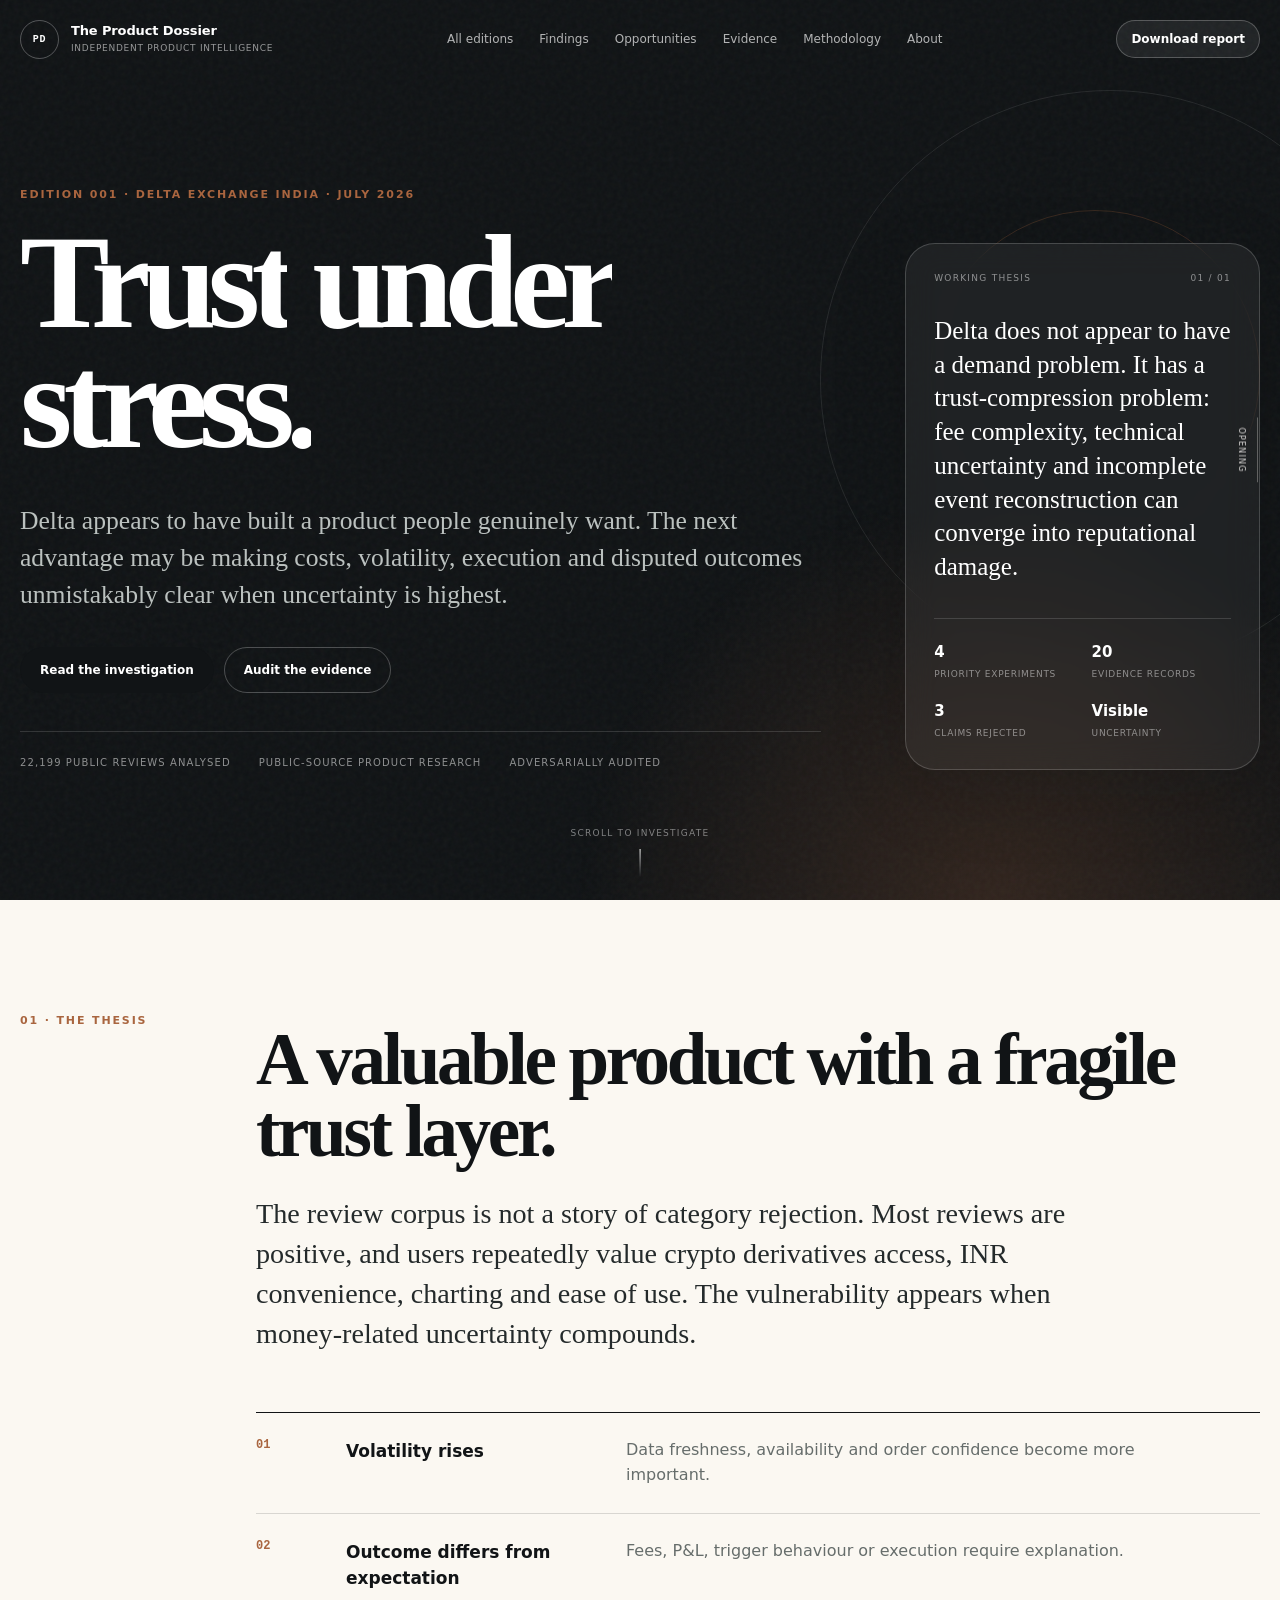
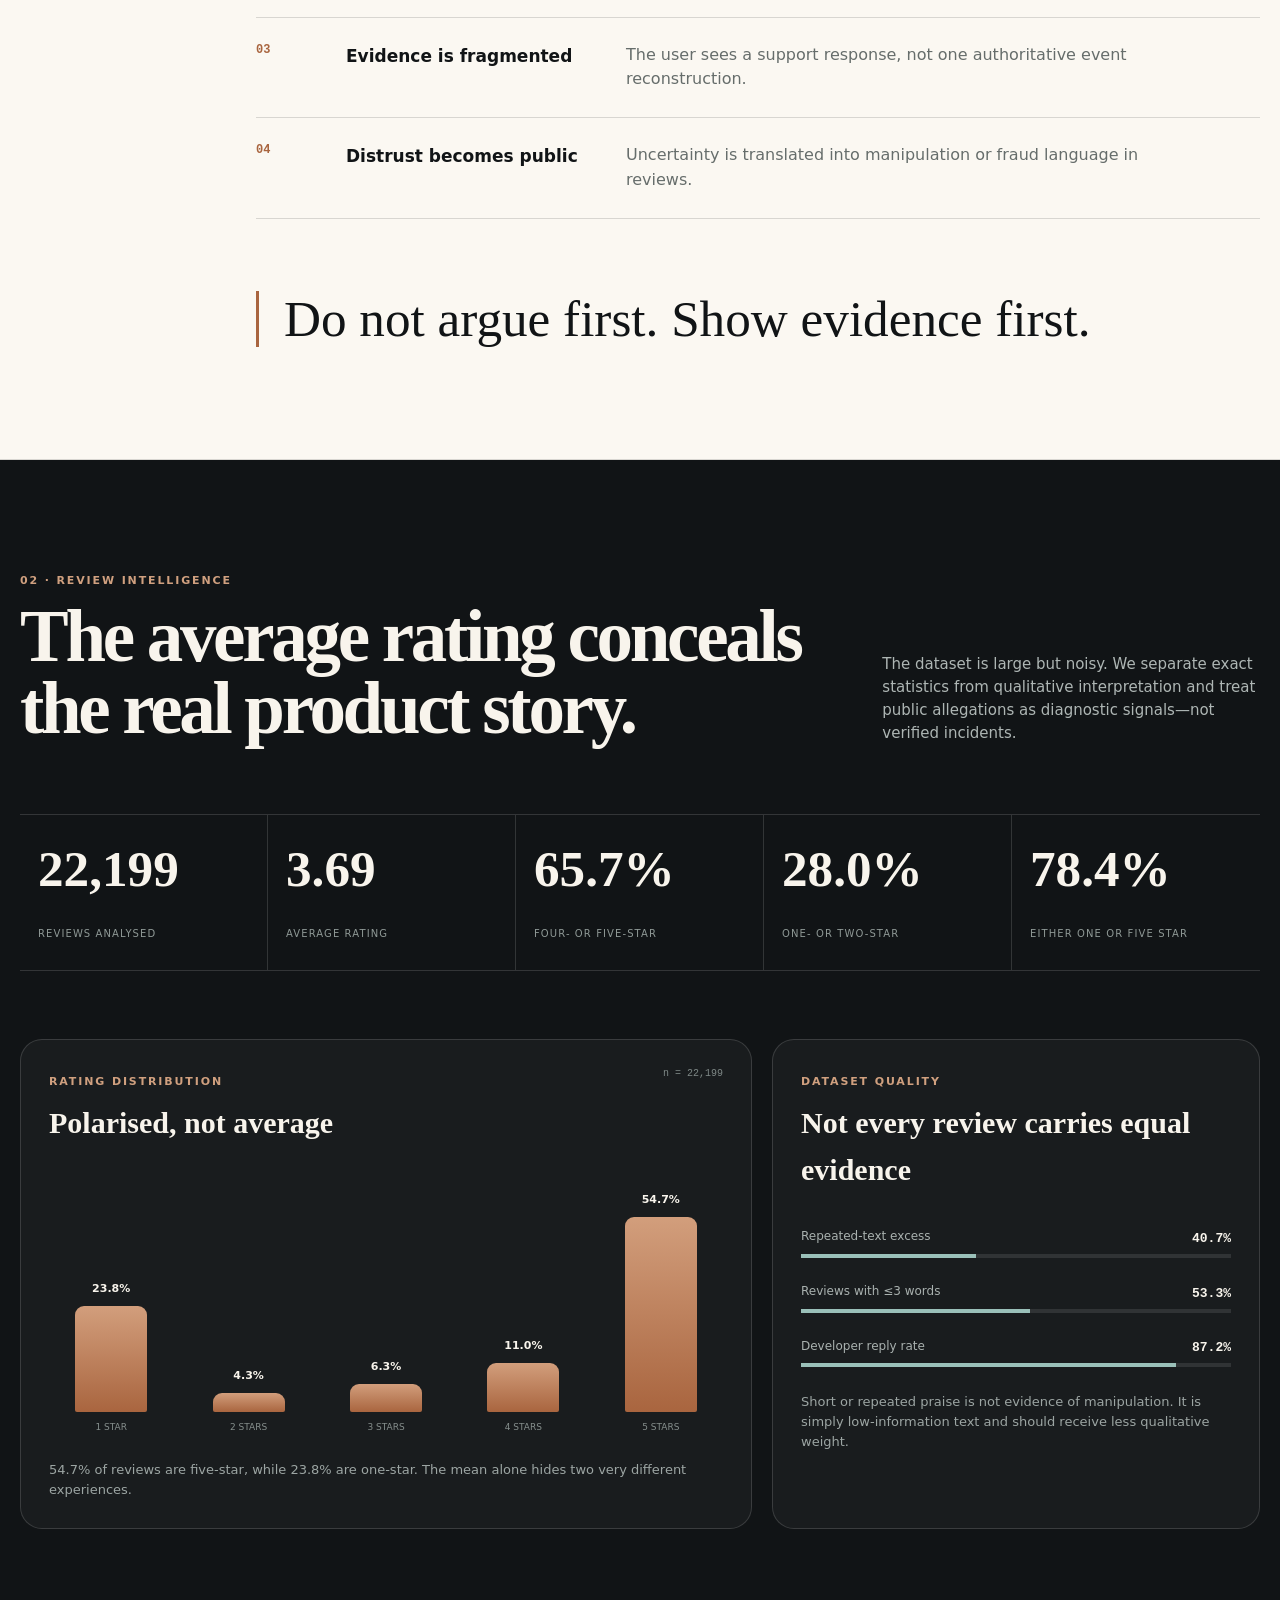
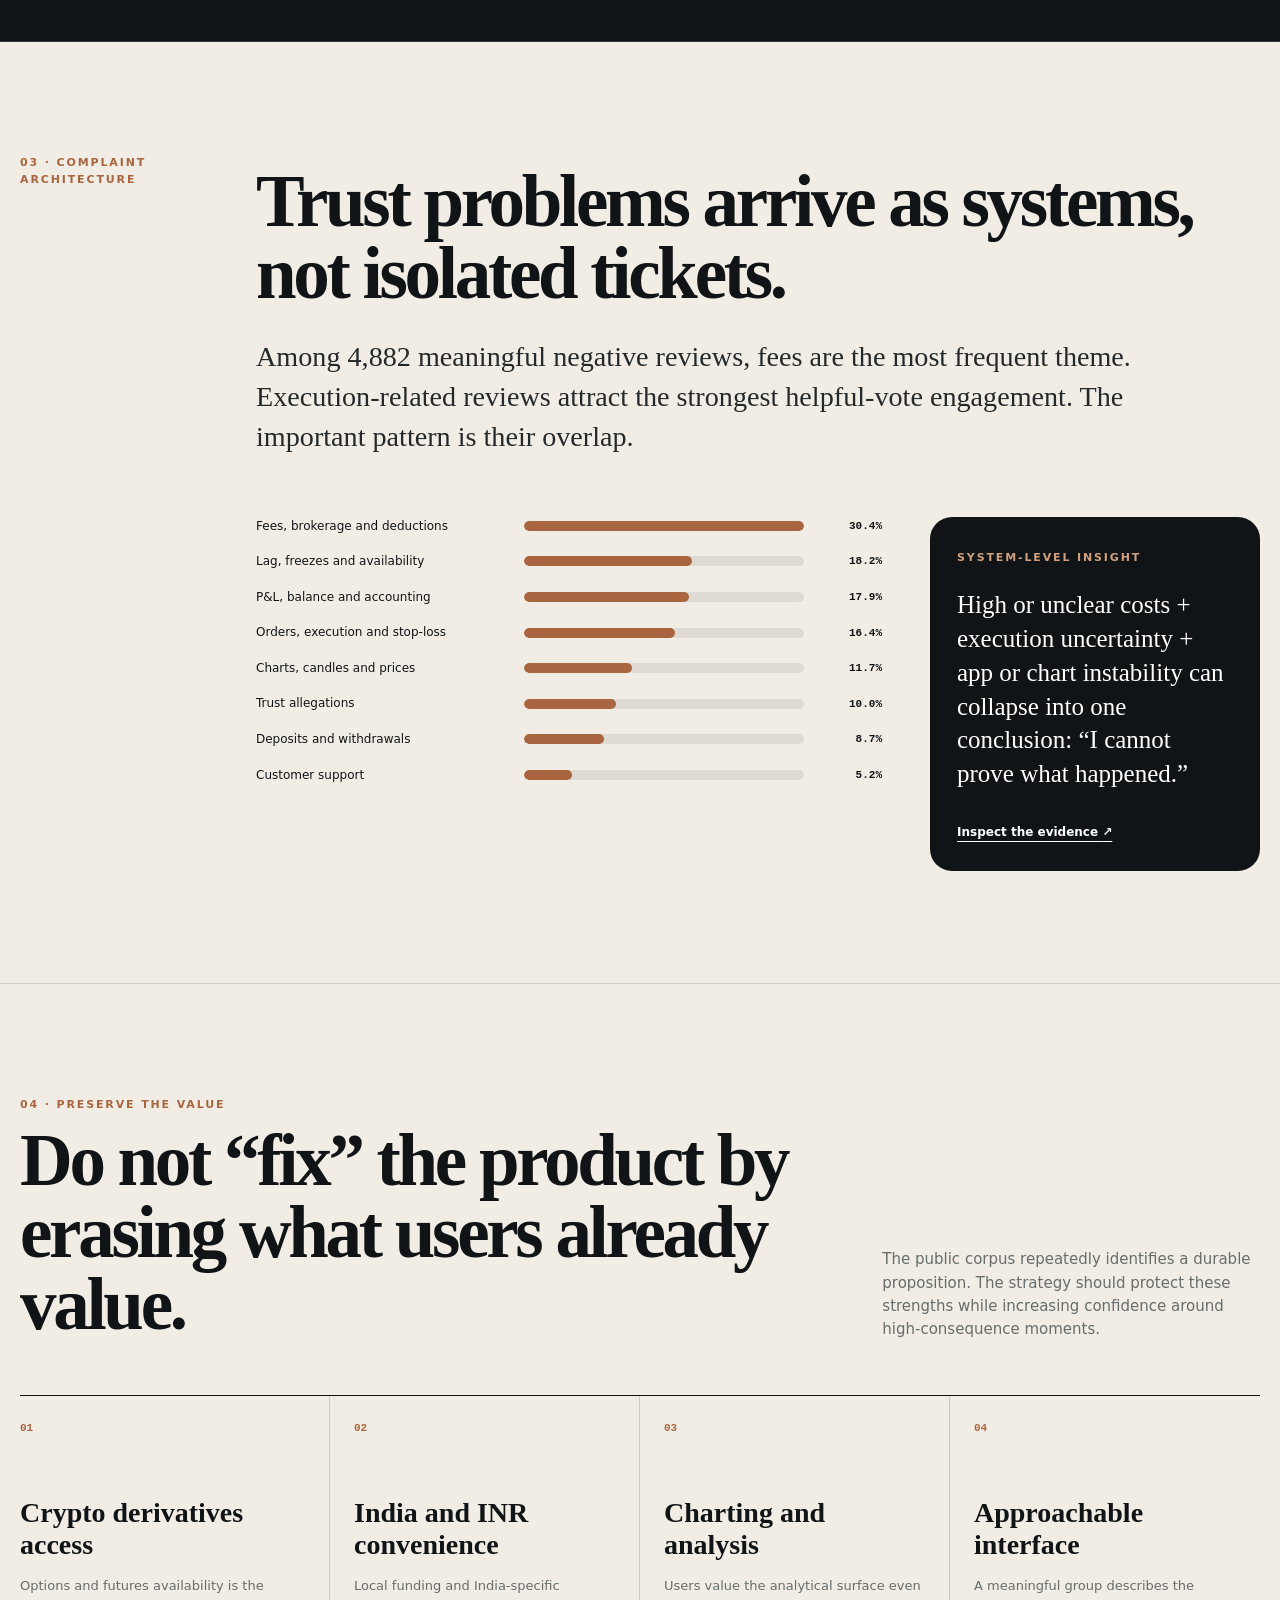
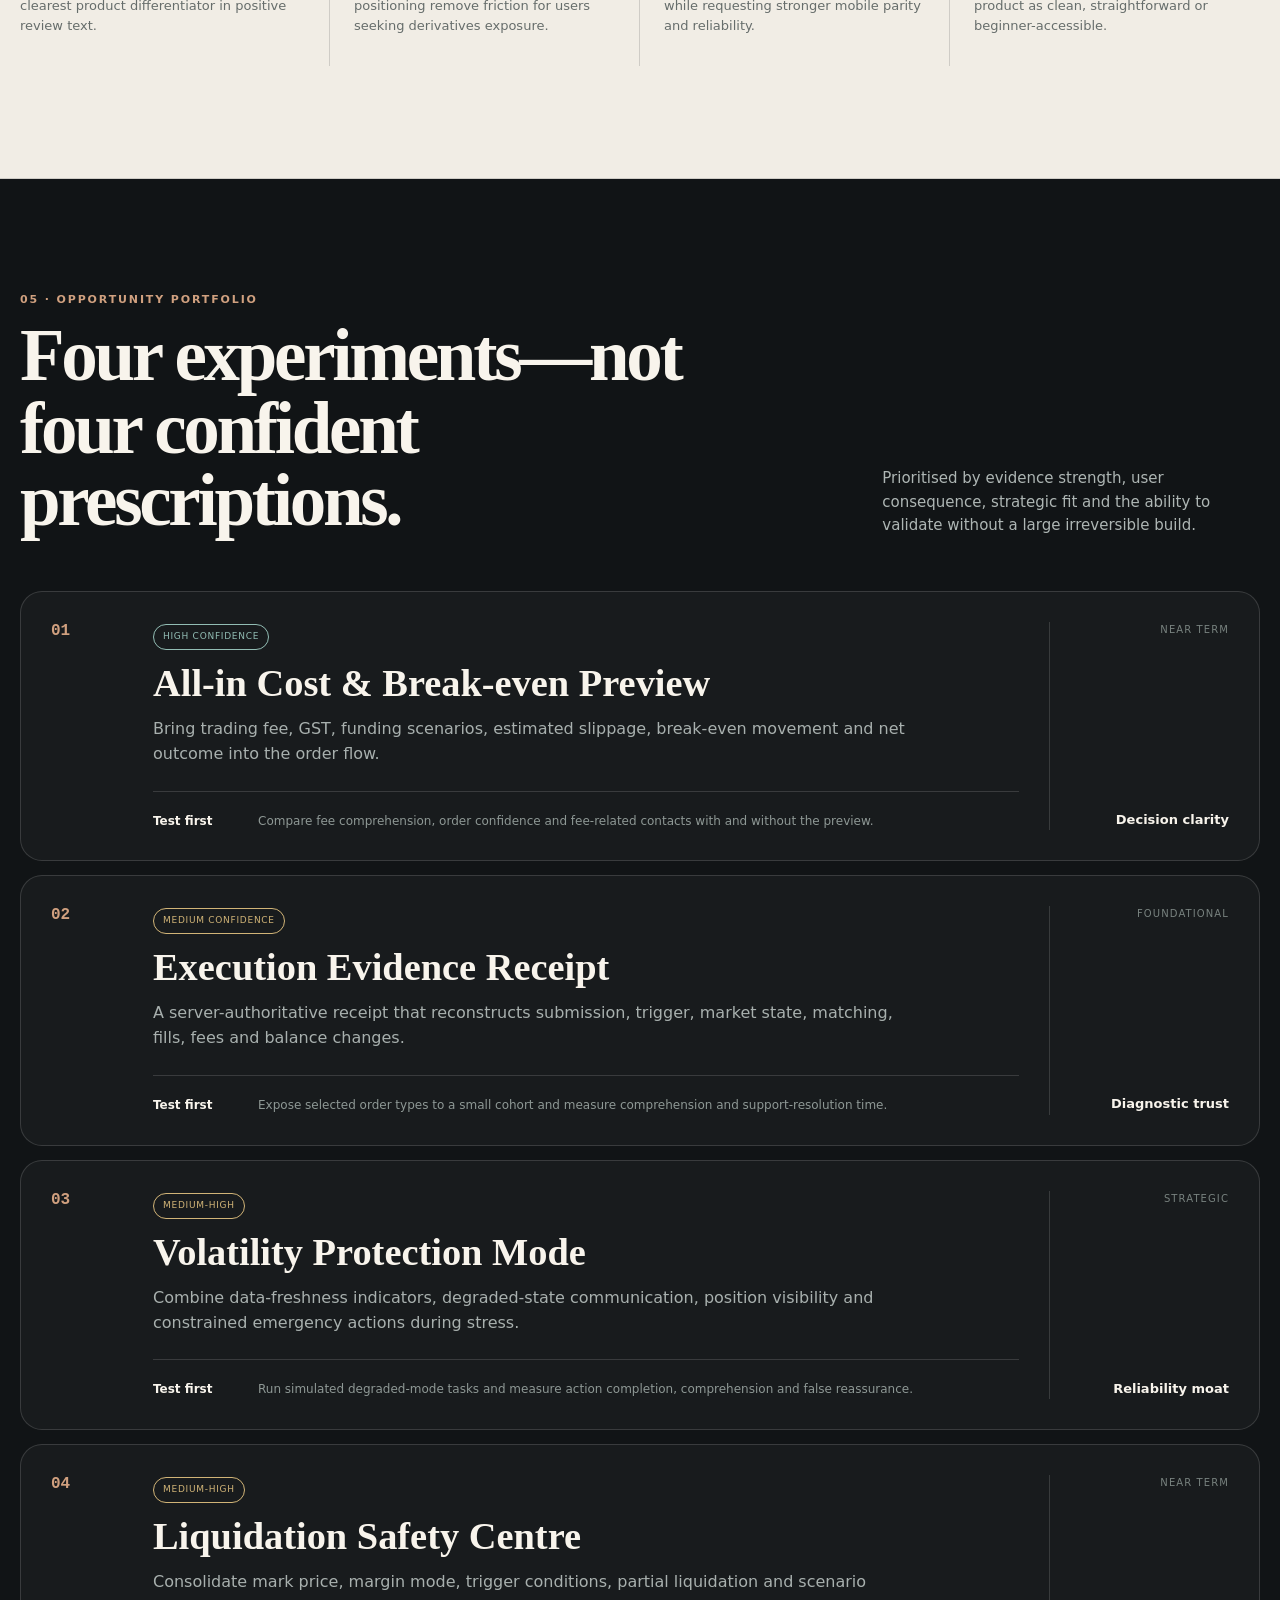
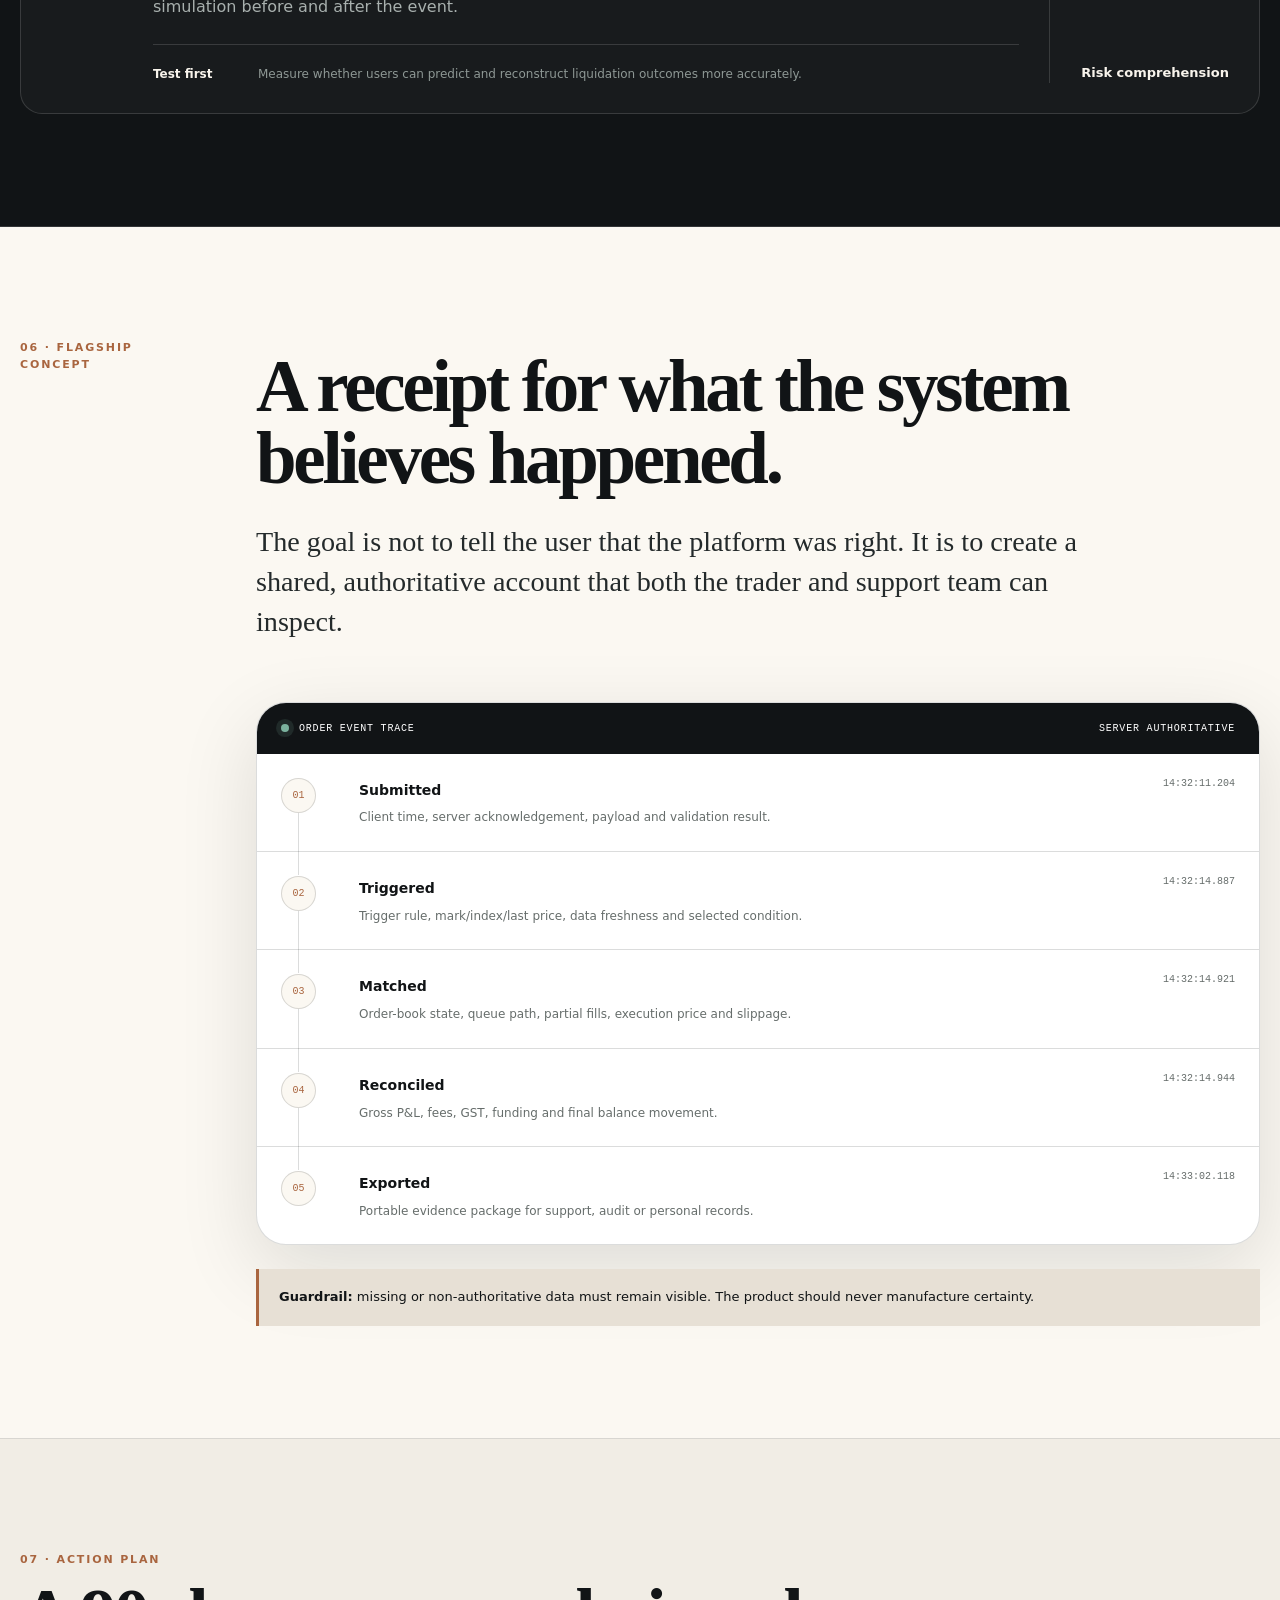
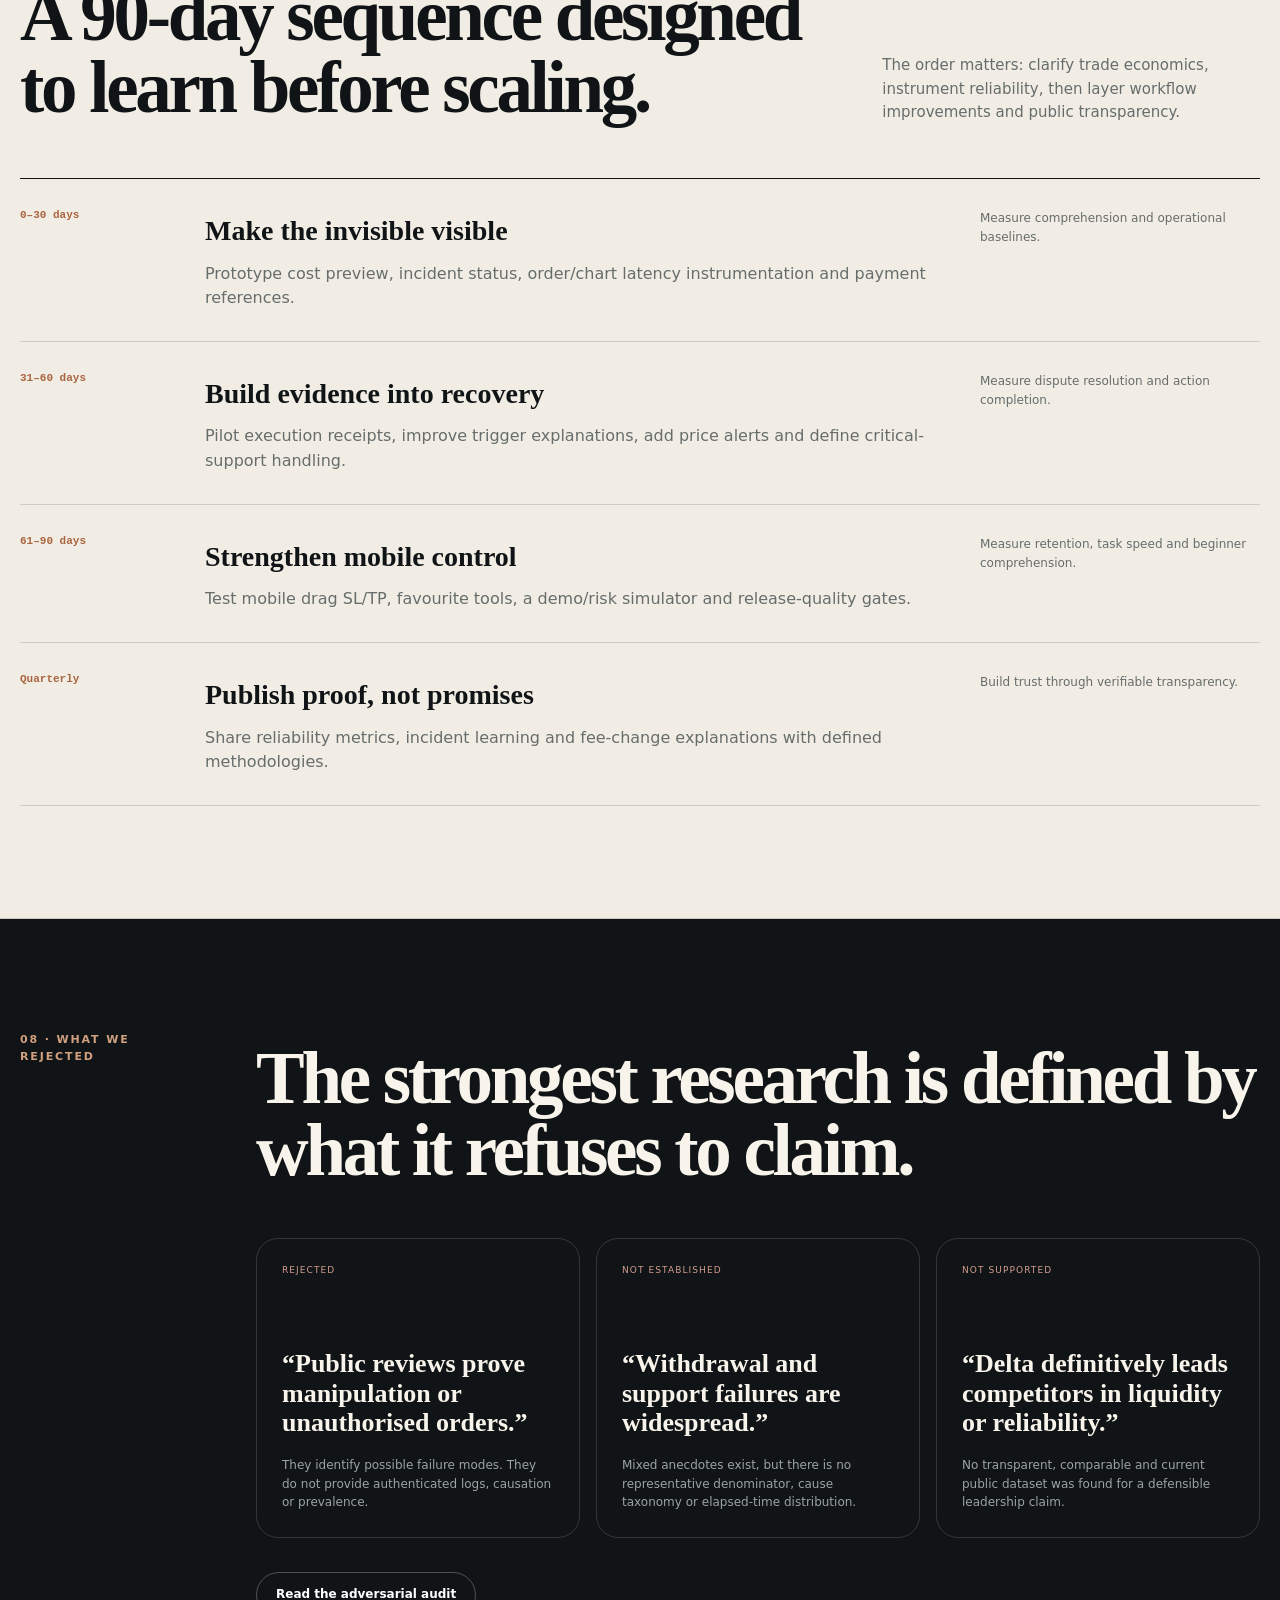
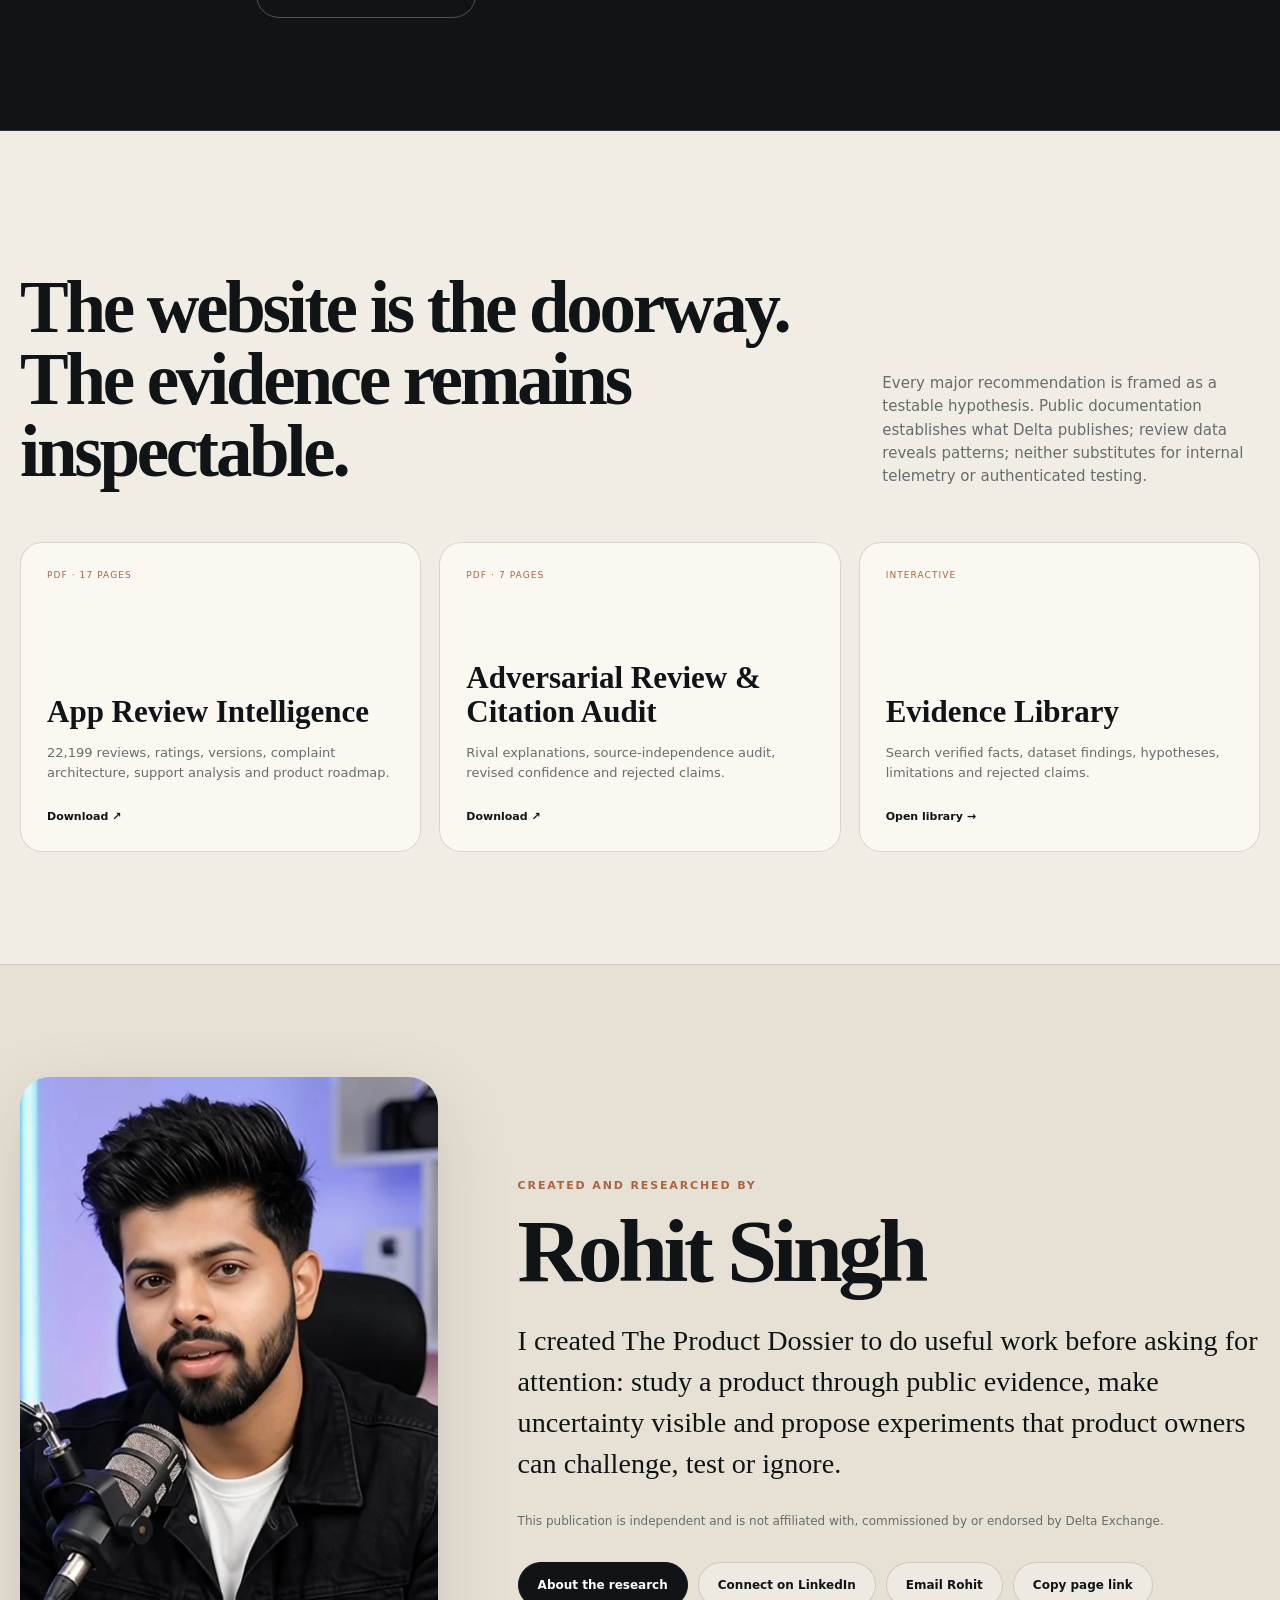
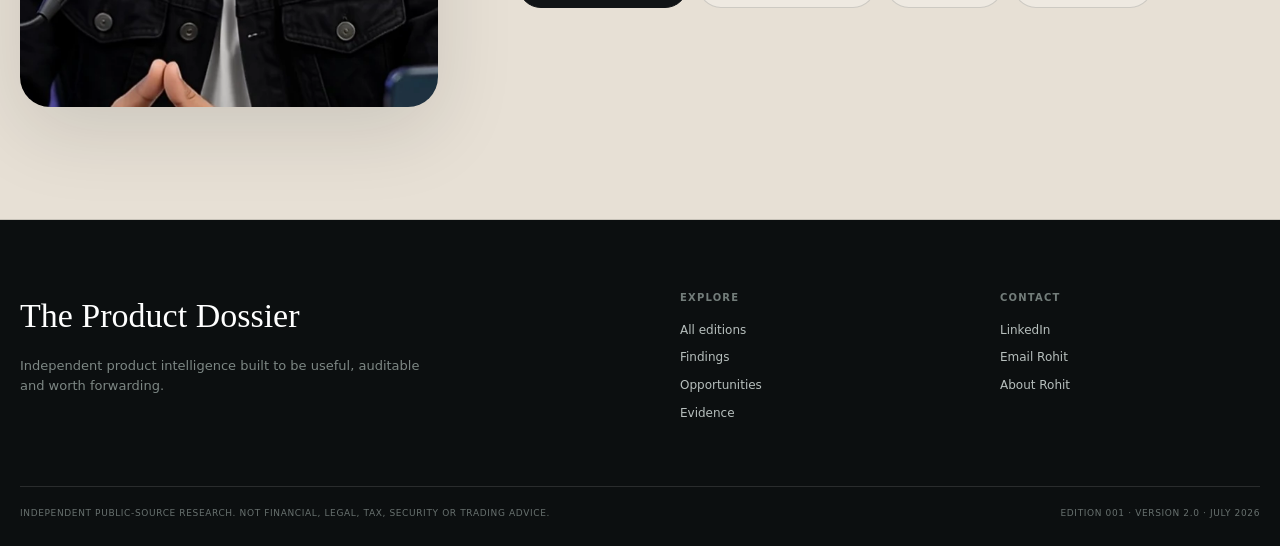
<file: edition.html>
<!doctype html>
<html lang="en">
<head>
  <meta charset="utf-8">
  <meta name="viewport" content="width=device-width, initial-scale=1">
  <title>Trust Under Stress — Delta Exchange India | The Product Dossier</title>
  <meta name="description" content="An evidence-first product investigation into Delta Exchange India: 22,199 app reviews, public product documentation and an adversarial citation audit.">
  <meta name="theme-color" content="#111416">
  <meta property="og:type" content="article">
  <meta property="og:title" content="Trust Under Stress — Delta Exchange India">
  <meta property="og:description" content="The next moat may be a trust layer that explains costs, volatility, execution and disputed outcomes.">
  <meta property="og:image" content="https://delta-exchange-product-dossier.vercel.app/social-card.jpg">
  <meta property="og:url" content="https://delta-exchange-product-dossier.vercel.app/edition.html">
  <meta property="og:image:type" content="image/jpeg">
  <meta property="og:image:width" content="1200">
  <meta property="og:image:height" content="630">
  <meta name="twitter:card" content="summary_large_image">
  <meta name="twitter:image" content="https://delta-exchange-product-dossier.vercel.app/social-card.jpg">
  <link rel="canonical" href="https://delta-exchange-product-dossier.vercel.app/edition.html">
  <meta name="twitter:card" content="summary_large_image">
  <link rel="icon" href="favicon.svg" type="image/svg+xml">
  <style>
:root {
  --paper: #f1ede5;
  --paper-deep: #e7e0d5;
  --surface: #fbf8f2;
  --ink: #111416;
  --ink-2: #242a2b;
  --muted: #666d6b;
  --line: rgba(17,20,22,.15);
  --line-light: rgba(255,255,255,.14);
  --copper: #a9653f;
  --copper-light: #d0a07f;
  --teal: #44766f;
  --teal-light: #9ac0b9;
  --blue: #54708b;
  --amber: #a47d35;
  --red: #945548;
  --dark: #111416;
  --dark-2: #171c1e;
  --white: #f8f4ec;
  --serif: "Iowan Old Style", "Palatino Linotype", Palatino, Georgia, serif;
  --sans: Inter, ui-sans-serif, system-ui, -apple-system, BlinkMacSystemFont, "Segoe UI", sans-serif;
  --mono: "SFMono-Regular", Consolas, "Liberation Mono", monospace;
  --content: 1240px;
  --radius-xl: 30px;
  --radius-lg: 22px;
  --radius-md: 16px;
  --shadow: 0 24px 80px rgba(12, 15, 16, .12);
}

* { box-sizing: border-box; }
html { scroll-behavior: smooth; background: var(--paper); }
body { margin: 0; color: var(--ink); background: var(--paper); font-family: var(--sans); line-height: 1.55; text-rendering: optimizeLegibility; overflow-x: hidden; }
body.menu-open { overflow: hidden; }
a { color: inherit; }
img, svg { max-width: 100%; }
button, input, select { font: inherit; }
::selection { background: var(--copper); color: white; }

.skip-link { position: fixed; left: 16px; top: -80px; z-index: 1000; background: white; color: #111; padding: 10px 14px; border-radius: 999px; text-decoration: none; }
.skip-link:focus { top: 16px; }
.container { width: min(calc(100% - 40px), var(--content)); margin-inline: auto; }
.section { padding: 112px 0; border-bottom: 1px solid var(--line); position: relative; }
.dark-section { color: var(--white); background: var(--dark); border-color: var(--line-light); }
.section-grid { display: grid; grid-template-columns: 160px minmax(0, 1fr); gap: 76px; align-items: start; }
.section-intro { margin-bottom: 54px; }
.split-intro { display: grid; grid-template-columns: minmax(0, 1.45fr) minmax(320px, .7fr); gap: 80px; align-items: end; }
.section-label, .eyebrow, .overline { font-size: 11px; letter-spacing: .17em; text-transform: uppercase; font-weight: 820; color: var(--copper); }
.section-label.light { color: var(--copper-light); }
.display-heading { font-family: var(--serif); font-size: clamp(42px, 5.7vw, 78px); line-height: .99; letter-spacing: -.045em; margin: 12px 0 0; max-width: 1000px; font-weight: 700; }
.display-heading.light { color: var(--white); }
.section-lede { max-width: 880px; font-family: var(--serif); font-size: clamp(21px, 2.2vw, 30px); line-height: 1.42; color: var(--ink-2); margin: 26px 0 0; }
.section-copy { margin: 0; color: var(--muted); font-size: 15px; max-width: 560px; }
.section-copy.light-soft, .light-soft { color: #aeb6b4; }

.reading-progress { position: fixed; left: 0; right: 0; top: 0; height: 3px; background: transparent; z-index: 1000; pointer-events: none; }
.reading-progress span { display: block; height: 100%; width: 0; background: var(--copper); transform-origin: left; }

.site-header { position: fixed; top: 0; left: 0; right: 0; z-index: 100; border-bottom: 1px solid transparent; transition: background .35s ease, border-color .35s ease, transform .35s ease; color: white; }
.site-header.scrolled { background: rgba(17,20,22,.92); backdrop-filter: blur(18px); border-color: rgba(255,255,255,.12); }
.header-inner { min-height: 78px; display: flex; align-items: center; justify-content: space-between; gap: 24px; }
.brand { display: inline-flex; align-items: center; gap: 12px; text-decoration: none; }
.brand-mark { width: 39px; height: 39px; border: 1px solid rgba(255,255,255,.28); border-radius: 50%; display: grid; place-items: center; font: 700 10px var(--mono); letter-spacing: .08em; }
.brand-copy { display: flex; flex-direction: column; line-height: 1.1; }
.brand-copy strong { font-size: 13px; letter-spacing: -.01em; }
.brand-copy small { font-size: 9px; color: rgba(255,255,255,.56); margin-top: 5px; letter-spacing: .08em; text-transform: uppercase; }
.desktop-nav { display: flex; align-items: center; gap: 26px; }
.desktop-nav a { text-decoration: none; font-size: 12px; color: rgba(255,255,255,.68); transition: color .2s ease; }
.desktop-nav a:hover { color: white; }
.header-actions { display: flex; align-items: center; gap: 10px; }
.menu-button { display: none; border: 1px solid rgba(255,255,255,.3); background: transparent; width: 42px; height: 42px; border-radius: 50%; padding: 0; position: relative; }
.menu-button span { position: absolute; width: 15px; height: 1px; background: white; left: 13px; transition: transform .25s ease, top .25s ease; }
.menu-button span:first-child { top: 16px; }
.menu-button span:last-child { top: 23px; }
.menu-button[aria-expanded="true"] span:first-child { top: 20px; transform: rotate(45deg); }
.menu-button[aria-expanded="true"] span:last-child { top: 20px; transform: rotate(-45deg); }
.mobile-menu { display: none; position: fixed; inset: 0; z-index: 90; background: var(--dark); color: white; padding: 110px 28px 40px; }
.mobile-menu.open { display: block; }
.mobile-menu a { display: block; text-decoration: none; font-family: var(--serif); font-size: 38px; padding: 16px 0; border-bottom: 1px solid rgba(255,255,255,.14); }

.button { display: inline-flex; align-items: center; justify-content: center; min-height: 46px; padding: 11px 19px; border-radius: 999px; border: 1px solid var(--ink); text-decoration: none; font-size: 12px; font-weight: 750; cursor: pointer; transition: transform .22s ease, background .22s ease, color .22s ease, border-color .22s ease; }
.button:hover { transform: translateY(-2px); }
.button.small { min-height: 38px; padding: 8px 14px; }
.button-primary { background: var(--ink); color: white; }
.button-quiet { background: rgba(255,255,255,.07); color: inherit; border-color: rgba(255,255,255,.24); }
.button-ghost { background: transparent; color: var(--ink); border-color: var(--line); }
.hero .button-ghost { color: white; border-color: rgba(255,255,255,.25); }
.light-button { color: white; border-color: rgba(255,255,255,.26); }
.text-link { color: inherit; font-size: 12px; font-weight: 750; text-underline-offset: 5px; }

.hero { min-height: 100svh; padding: 150px 0 94px; background: #0f1214; color: white; display: flex; align-items: center; position: relative; overflow: hidden; }
.hero-noise { position: absolute; inset: 0; opacity: .08; background-image: url("data:image/svg+xml,%3Csvg viewBox='0 0 220 220' xmlns='http://www.w3.org/2000/svg'%3E%3Cfilter id='n'%3E%3CfeTurbulence type='fractalNoise' baseFrequency='.8' numOctaves='3' stitchTiles='stitch'/%3E%3C/filter%3E%3Crect width='100%25' height='100%25' filter='url(%23n)' opacity='.55'/%3E%3C/svg%3E"); pointer-events: none; }
.hero::after { content: ""; position: absolute; inset: auto -15vw -45vh 40vw; height: 88vh; background: radial-gradient(circle, rgba(169,101,63,.22), transparent 67%); pointer-events: none; }
.hero-orbit { position: absolute; border: 1px solid rgba(255,255,255,.09); border-radius: 50%; pointer-events: none; }
.orbit-one { width: 580px; height: 580px; right: -120px; top: 90px; }
.orbit-two { width: 330px; height: 330px; right: 20px; top: 210px; border-color: rgba(169,101,63,.25); }
.hero-grid { display: grid; grid-template-columns: minmax(0, 1.4fr) minmax(330px, .62fr); gap: 84px; align-items: end; position: relative; z-index: 2; }
.hero-title { font-family: var(--serif); font-size: clamp(72px, 10.5vw, 150px); line-height: .82; letter-spacing: -.065em; margin: 24px 0 34px; max-width: 980px; font-weight: 700; }
.hero-title .word { display: inline-block; overflow: hidden; padding-bottom: .1em; margin-bottom: -.1em; }
.hero-title .word-inner { display: inline-block; transform: translateY(115%); animation: wordReveal .95s cubic-bezier(.2,.75,.15,1) forwards; }
@keyframes wordReveal { to { transform: translateY(0); } }
.hero-deck { max-width: 790px; font-family: var(--serif); font-size: clamp(20px, 2vw, 29px); line-height: 1.45; color: #bbc1bf; margin: 0; }
.hero-actions { display: flex; flex-wrap: wrap; gap: 10px; margin-top: 34px; }
.hero-meta { display: flex; flex-wrap: wrap; gap: 12px 28px; margin-top: 38px; padding-top: 23px; border-top: 1px solid rgba(255,255,255,.14); font-size: 10px; text-transform: uppercase; letter-spacing: .11em; color: rgba(255,255,255,.52); }
.hero-dossier-card { border: 1px solid rgba(255,255,255,.18); background: rgba(255,255,255,.055); backdrop-filter: blur(15px); border-radius: var(--radius-xl); padding: 28px; box-shadow: var(--shadow); }
.card-topline { display: flex; justify-content: space-between; font-size: 9px; color: rgba(255,255,255,.5); text-transform: uppercase; letter-spacing: .14em; }
.hero-dossier-card > p { font-family: var(--serif); font-size: 25px; line-height: 1.35; margin: 28px 0 34px; }
.mini-grid { display: grid; grid-template-columns: 1fr 1fr; gap: 18px; border-top: 1px solid rgba(255,255,255,.14); padding-top: 22px; }
.mini-grid strong { display: block; font-size: 15px; }
.mini-grid span { display: block; font-size: 9px; color: rgba(255,255,255,.48); margin-top: 4px; text-transform: uppercase; letter-spacing: .08em; }
.scroll-cue { position: absolute; left: 50%; bottom: 23px; transform: translateX(-50%); z-index: 2; display: flex; flex-direction: column; align-items: center; gap: 8px; font-size: 9px; text-transform: uppercase; letter-spacing: .14em; color: rgba(255,255,255,.46); }
.scroll-cue i { display: block; width: 1px; height: 28px; background: linear-gradient(white, transparent); animation: scrollPulse 1.8s infinite; }
@keyframes scrollPulse { 0%,100% { transform: scaleY(.45); transform-origin: top; opacity: .3; } 50% { transform: scaleY(1); opacity: 1; } }

.thesis-section { background: var(--surface); }
.thesis-chain { margin-top: 58px; border-top: 1px solid var(--ink); }
.chain-step { display: grid; grid-template-columns: 60px 250px minmax(0,1fr); gap: 30px; align-items: start; padding: 25px 0; border-bottom: 1px solid var(--line); }
.chain-step > span { color: var(--copper); font: 600 12px var(--mono); }
.chain-step h3 { margin: 0; font-size: 17px; }
.chain-step p { margin: 0; color: var(--muted); max-width: 580px; }
.pull-quote { margin: 72px 0 0; padding-left: 25px; border-left: 3px solid var(--copper); font-family: var(--serif); font-size: clamp(34px,4vw,59px); line-height: 1.1; max-width: 860px; }

.data-section { overflow: hidden; }
.stat-marquee { display: grid; grid-template-columns: repeat(5,1fr); border-top: 1px solid var(--line-light); border-bottom: 1px solid var(--line-light); margin: 68px 0; }
.stat-card { min-height: 155px; padding: 28px 18px; border-right: 1px solid var(--line-light); display: flex; flex-direction: column; justify-content: space-between; }
.stat-card:last-child { border-right: 0; }
.stat-card strong { font-family: var(--serif); font-size: clamp(38px,4vw,62px); line-height: 1; }
.stat-card span { font-size: 10px; text-transform: uppercase; letter-spacing: .11em; color: #8f9996; }
.chart-grid { display: grid; grid-template-columns: 1.2fr .8fr; gap: 20px; }
.data-card { border: 1px solid var(--line-light); border-radius: var(--radius-lg); padding: 28px; background: rgba(255,255,255,.035); }
.data-card-head { display: flex; justify-content: space-between; gap: 22px; align-items: start; margin-bottom: 28px; }
.data-card h3 { font-family: var(--serif); font-size: 30px; margin: 8px 0 0; }
.data-card .eyebrow { color: var(--copper-light); }
.data-note { color: #7e8886; font: 10px var(--mono); }
.data-card > p { margin: 25px 0 0; color: #9ca5a3; font-size: 13px; }
.rating-chart { height: 260px; display: grid; grid-template-columns: repeat(5,1fr); gap: 13px; align-items: end; padding-top: 16px; }
.rating-column { height: 100%; display: flex; flex-direction: column; justify-content: flex-end; align-items: center; gap: 9px; }
.rating-bar { width: 100%; max-width: 72px; border-radius: 9px 9px 2px 2px; background: linear-gradient(to top, var(--copper), #d29e7c); min-height: 3px; transform-origin: bottom; transform: scaleY(0); transition: transform 1s cubic-bezier(.2,.7,.2,1); }
.rating-chart.visible .rating-bar { transform: scaleY(1); }
.rating-column strong { font-size: 11px; }
.rating-column span { font-size: 9px; color: #858e8c; text-transform: uppercase; }
.quality-meters { display: grid; gap: 24px; margin-top: 34px; }
.quality-meters > div { display: grid; grid-template-columns: 1fr auto; gap: 8px; align-items: end; }
.quality-meters span { font-size: 12px; color: #a9b1af; }
.quality-meters strong { font: 600 13px var(--mono); }
.quality-meters i { grid-column: 1/-1; height: 4px; background: rgba(255,255,255,.1); position: relative; overflow: hidden; }
.quality-meters i::after { content:""; position: absolute; inset: 0 auto 0 0; width: var(--value); background: var(--teal-light); transform: scaleX(0); transform-origin: left; transition: transform 1.2s ease; }
.data-card.visible .quality-meters i::after { transform: scaleX(1); }

.complaint-section { background: var(--paper); }
.complaint-layout { display: grid; grid-template-columns: minmax(0,1fr) 330px; gap: 48px; margin-top: 60px; align-items: start; }
.complaint-bars { display: grid; gap: 17px; }
.complaint-row { display: grid; grid-template-columns: 250px minmax(0,1fr) 60px; gap: 18px; align-items: center; }
.complaint-row label { font-size: 12px; }
.complaint-track { height: 10px; background: rgba(17,20,22,.08); overflow: hidden; border-radius: 99px; }
.complaint-track i { display: block; height: 100%; background: var(--copper); border-radius: inherit; transform: scaleX(0); transform-origin: left; transition: transform 1.1s cubic-bezier(.2,.7,.2,1); }
.complaint-bars.visible .complaint-track i { transform: scaleX(1); }
.complaint-row strong { font: 600 11px var(--mono); text-align: right; }
.system-insight { position: sticky; top: 115px; padding: 27px; background: var(--ink); color: white; border-radius: var(--radius-lg); }
.system-insight .eyebrow { color: var(--copper-light); }
.system-insight p { font-family: var(--serif); font-size: 25px; line-height: 1.35; margin: 20px 0 28px; }

.strength-grid { display: grid; grid-template-columns: repeat(4,1fr); border-top: 1px solid var(--ink); }
.strength-card { padding: 26px 24px 30px 0; border-right: 1px solid var(--line); min-height: 270px; display: flex; flex-direction: column; }
.strength-card + .strength-card { padding-left: 24px; }
.strength-card:last-child { border-right: 0; }
.strength-card > span { color: var(--copper); font: 600 11px var(--mono); }
.strength-card h3 { font-family: var(--serif); font-size: 28px; line-height: 1.12; margin: auto 0 16px; }
.strength-card p { margin: 0; color: var(--muted); font-size: 13px; }

.opportunity-stack { display: grid; gap: 14px; }
.opportunity-card { display: grid; grid-template-columns: 72px minmax(0,1fr) 180px; gap: 30px; border: 1px solid var(--line-light); border-radius: var(--radius-lg); padding: 30px; background: rgba(255,255,255,.03); transition: background .3s ease, transform .3s ease, border-color .3s ease; }
.opportunity-card:hover { transform: translateY(-3px); background: rgba(255,255,255,.055); border-color: rgba(255,255,255,.25); }
.opp-number { font: 600 16px var(--mono); color: var(--copper-light); }
.opp-copy h3 { font-family: var(--serif); font-size: clamp(30px,3vw,45px); line-height: 1.02; margin: 14px 0; }
.opp-copy > p { color: #a8b0ae; max-width: 760px; margin: 0; }
.opp-test { margin-top: 24px; padding-top: 20px; border-top: 1px solid var(--line-light); display: grid; grid-template-columns: 85px minmax(0,1fr); gap: 20px; font-size: 12px; }
.opp-test strong { color: var(--white); }
.opp-test span { color: #8e9895; }
.opportunity-card aside { border-left: 1px solid var(--line-light); padding-left: 25px; display: flex; flex-direction: column; justify-content: space-between; text-align: right; }
.opportunity-card aside span { font-size: 10px; text-transform: uppercase; letter-spacing: .11em; color: #78827f; }
.opportunity-card aside strong { font-size: 13px; }
.confidence-pill { display: inline-flex; width: fit-content; padding: 5px 9px; border: 1px solid currentColor; border-radius: 999px; font-size: 9px; text-transform: uppercase; letter-spacing: .08em; }
.confidence-pill.high { color: #92bdb4; }
.confidence-pill.medium, .confidence-pill.medium-high { color: #d1b477; }

.receipt-section { background: var(--surface); }
.receipt-demo { margin-top: 60px; border: 1px solid var(--line); border-radius: var(--radius-xl); background: white; box-shadow: var(--shadow); overflow: hidden; }
.receipt-head { display: flex; justify-content: space-between; gap: 20px; padding: 20px 24px; background: var(--ink); color: white; font: 10px var(--mono); text-transform: uppercase; letter-spacing: .08em; }
.receipt-head div { display: flex; align-items: center; gap: 10px; }
.status-dot { width: 8px; height: 8px; border-radius: 50%; background: #7bb29e; box-shadow: 0 0 0 5px rgba(123,178,158,.14); }
.receipt-timeline { list-style: none; padding: 0; margin: 0; }
.receipt-timeline li { display: grid; grid-template-columns: 54px minmax(0,1fr) 120px; gap: 24px; padding: 24px; border-bottom: 1px solid var(--line); align-items: start; position: relative; }
.receipt-timeline li:last-child { border-bottom: 0; }
.receipt-timeline li > span { width: 35px; height: 35px; border: 1px solid var(--line); border-radius: 50%; display: grid; place-items: center; font: 10px var(--mono); color: var(--copper); background: var(--surface); position: relative; z-index: 2; }
.receipt-timeline li:not(:last-child)::after { content:""; position: absolute; left: 41px; top: 59px; bottom: -24px; width: 1px; background: var(--line); }
.receipt-timeline strong { font-size: 14px; }
.receipt-timeline p { margin: 6px 0 0; color: var(--muted); font-size: 12px; }
.receipt-timeline time { font: 10px var(--mono); color: var(--muted); text-align: right; }
.concept-guardrail { margin-top: 24px; padding: 18px 20px; border-left: 3px solid var(--copper); background: var(--paper-deep); font-size: 13px; }

.roadmap { border-top: 1px solid var(--ink); }
.roadmap-row { display: grid; grid-template-columns: 145px minmax(0,1fr) 280px; gap: 40px; padding: 30px 0; border-bottom: 1px solid var(--line); align-items: start; }
.roadmap-time { font: 650 11px var(--mono); color: var(--copper); }
.roadmap-row h3 { margin: 0; font-family: var(--serif); font-size: 28px; }
.roadmap-row p { margin: 9px 0 0; color: var(--muted); }
.roadmap-row aside { color: var(--muted); font-size: 12px; }

.rejection-grid { display: grid; grid-template-columns: repeat(3,1fr); gap: 16px; margin: 50px 0 34px; }
.rejection-card { border: 1px solid var(--line-light); border-radius: var(--radius-lg); padding: 25px; min-height: 300px; display: flex; flex-direction: column; }
.rejection-card > span { color: #d39d8f; font-size: 9px; text-transform: uppercase; letter-spacing: .12em; }
.rejection-card h3 { font-family: var(--serif); font-size: 26px; line-height: 1.14; margin: auto 0 18px; }
.rejection-card p { color: #9ba4a1; font-size: 12px; margin: 0; }

.download-grid { display: grid; grid-template-columns: repeat(3,1fr); gap: 18px; }
.download-card { min-height: 310px; display: flex; flex-direction: column; text-decoration: none; border: 1px solid var(--line); border-radius: var(--radius-lg); padding: 26px; background: var(--surface); transition: transform .25s ease, box-shadow .25s ease, background .25s ease; }
.download-card:hover { transform: translateY(-5px); box-shadow: var(--shadow); background: white; }
.download-card > span { font-size: 9px; text-transform: uppercase; letter-spacing: .12em; color: var(--copper); }
.download-card h3 { font-family: var(--serif); font-size: 31px; line-height: 1.1; margin: auto 0 14px; }
.download-card p { color: var(--muted); font-size: 13px; margin: 0; }
.download-card i { margin-top: 25px; font-style: normal; font-size: 11px; font-weight: 750; }

.author-section { background: var(--paper-deep); }
.author-grid { display: grid; grid-template-columns: minmax(260px,.72fr) minmax(0,1.28fr); gap: 80px; align-items: center; }
.author-image-wrap { height: 630px; border-radius: var(--radius-xl); overflow: hidden; box-shadow: var(--shadow); }
.author-image-wrap img { width: 100%; height: 100%; object-fit: cover; }
.author-copy h2 { font-family: var(--serif); font-size: clamp(56px,7vw,92px); letter-spacing: -.05em; line-height: .95; margin: 14px 0 28px; }
.author-copy > p { font-family: var(--serif); font-size: clamp(20px,2.2vw,29px); line-height: 1.45; max-width: 760px; }
.author-copy .author-note { font-family: var(--sans); font-size: 12px; color: var(--muted); }
.author-actions { display: flex; flex-wrap: wrap; gap: 10px; margin-top: 32px; }
.author-section .button-quiet { color: var(--ink); border-color: var(--line); background: rgba(255,255,255,.3); }

.site-footer { background: #0c0f10; color: white; padding: 70px 0 25px; }
.footer-grid { display: grid; grid-template-columns: 1.5fr .65fr .65fr; gap: 60px; }
.footer-brand { font-family: var(--serif); font-size: 34px; text-decoration: none; }
.footer-grid p { color: #7d8784; max-width: 420px; font-size: 13px; }
.footer-grid strong { display: block; font-size: 10px; text-transform: uppercase; letter-spacing: .12em; color: #737d7a; margin-bottom: 15px; }
.footer-grid > div:not(:first-child) a { display: block; text-decoration: none; color: #b7bfbd; font-size: 12px; margin: 9px 0; }
.footer-bottom { display: flex; justify-content: space-between; gap: 30px; border-top: 1px solid rgba(255,255,255,.12); margin-top: 55px; padding-top: 20px; font-size: 9px; color: #68716f; text-transform: uppercase; letter-spacing: .07em; }

.section-indicator { position: fixed; right: 22px; top: 50%; transform: translateY(-50%); z-index: 70; color: white; display: flex; align-items: center; gap: 10px; mix-blend-mode: difference; pointer-events: none; }
.section-indicator span { writing-mode: vertical-rl; font-size: 8px; text-transform: uppercase; letter-spacing: .15em; }
.section-indicator i { height: 65px; width: 1px; background: currentColor; opacity: .35; }
.back-to-top { position: fixed; right: 24px; bottom: 24px; z-index: 80; width: 44px; height: 44px; border-radius: 50%; border: 1px solid rgba(255,255,255,.22); background: rgba(17,20,22,.88); color: white; opacity: 0; transform: translateY(15px); pointer-events: none; transition: opacity .25s ease, transform .25s ease; }
.back-to-top.visible { opacity: 1; transform: none; pointer-events: auto; }

.reveal { opacity: 0; transform: translateY(24px); transition: opacity .8s ease, transform .8s cubic-bezier(.2,.7,.2,1); }
.reveal.visible { opacity: 1; transform: none; }

/* Inner pages */
.inner-page { background: var(--paper); }
.inner-page .site-header { position: sticky; background: rgba(17,20,22,.97); }
.page-hero { padding: 145px 0 78px; background: var(--dark); color: white; position: relative; overflow: hidden; }
.page-hero::after { content:""; position:absolute; inset:-20% -10% auto 50%; width:500px; height:500px; border:1px solid rgba(255,255,255,.08); border-radius:50%; }
.page-title { font-family: var(--serif); font-size: clamp(60px,9vw,120px); line-height: .88; letter-spacing: -.06em; margin: 18px 0 26px; max-width: 1000px; }
.page-deck { font-family: var(--serif); font-size: clamp(19px,2vw,28px); max-width: 760px; color: #aab2b0; }
.content-shell { display: grid; grid-template-columns: 250px minmax(0,1fr); gap: 70px; }
.sticky-nav { position: sticky; top: 110px; align-self: start; }
.sticky-nav a { display:block; padding:10px 0; color:var(--muted); text-decoration:none; font-size:12px; border-bottom:1px solid var(--line); }
.prose-section { padding: 10px 0 60px; }
.prose-section h2 { font-family:var(--serif); font-size:clamp(38px,4vw,58px); line-height:1.05; margin:0 0 22px; }
.prose-section h3 { font-family:var(--serif); font-size:30px; margin:36px 0 12px; }
.prose-section p { color:var(--muted); max-width:800px; }
.method-grid { display:grid; grid-template-columns:repeat(2,1fr); gap:16px; margin-top:30px; }
.method-card { border:1px solid var(--line); border-radius:var(--radius-lg); padding:24px; background:var(--surface); }
.method-card span { color:var(--copper); font:600 10px var(--mono); }
.method-card h3 { margin:16px 0 10px; font-family:var(--serif); font-size:27px; }
.method-card p { margin:0; font-size:13px; }
.notice { padding:20px 22px; border-left:3px solid var(--copper); background:var(--paper-deep); margin:30px 0; }

.evidence-toolbar { display:flex; flex-wrap:wrap; gap:12px; justify-content:space-between; margin-bottom:25px; }
.search-field { flex:1 1 330px; position:relative; }
.search-field input { width:100%; min-height:50px; border:1px solid var(--line); background:var(--surface); border-radius:999px; padding:0 18px 0 42px; color:var(--ink); }
.search-field::before { content:"⌕"; position:absolute; left:17px; top:11px; font-size:20px; color:var(--muted); }
.filter-row { display:flex; flex-wrap:wrap; gap:7px; }
.filter-button { border:1px solid var(--line); background:transparent; border-radius:999px; padding:9px 12px; font-size:10px; cursor:pointer; }
.filter-button.active { background:var(--ink); color:white; border-color:var(--ink); }
.evidence-count { font-size:11px; color:var(--muted); margin:0 0 20px; }
.evidence-grid { display:grid; gap:12px; }
.evidence-card { border:1px solid var(--line); border-radius:var(--radius-lg); background:var(--surface); overflow:hidden; }
.evidence-summary { width:100%; border:0; background:transparent; color:inherit; padding:22px; display:grid; grid-template-columns:70px minmax(0,1fr) auto 25px; gap:18px; text-align:left; align-items:start; cursor:pointer; }
.evidence-id { font:600 11px var(--mono); color:var(--copper); }
.evidence-category { font-size:9px; text-transform:uppercase; letter-spacing:.12em; color:var(--muted); }
.evidence-summary h3 { font-family:var(--serif); font-size:25px; line-height:1.15; margin:7px 0 0; }
.evidence-tag { padding:5px 8px; border-radius:999px; border:1px solid var(--line); font-size:9px; white-space:nowrap; }
.evidence-tag.Verified, .evidence-tag.Dataset { color:var(--teal); background:#e4efeb; }
.evidence-tag.Hypothesis { color:var(--amber); background:#f1ead7; }
.evidence-tag.Rejected { color:var(--red); background:#f1e4df; }
.chevron { font-size:20px; transition:transform .2s ease; }
.evidence-card.open .chevron { transform:rotate(45deg); }
.evidence-detail { display:none; grid-template-columns:repeat(2,1fr); gap:1px; background:var(--line); border-top:1px solid var(--line); }
.evidence-card.open .evidence-detail { display:grid; }
.detail-block { background:var(--surface); padding:22px; }
.detail-block strong { display:block; font-size:10px; text-transform:uppercase; letter-spacing:.1em; color:var(--copper); margin-bottom:10px; }
.detail-block p { margin:0; color:var(--muted); font-size:13px; }
.detail-block a { color:var(--ink); }
.empty-state { padding:50px; border:1px dashed var(--line); border-radius:var(--radius-lg); text-align:center; color:var(--muted); }

.about-grid { display:grid; grid-template-columns:.75fr 1.25fr; gap:80px; align-items:start; }
.about-photo { border-radius:var(--radius-xl); overflow:hidden; position:sticky; top:110px; }
.about-photo img { display:block; width:100%; }
.about-copy h2 { font-family:var(--serif); font-size:clamp(46px,5vw,74px); line-height:1; margin:0 0 26px; }
.about-copy .large-copy { font-family:var(--serif); font-size:clamp(21px,2vw,29px); line-height:1.45; color:var(--ink-2); }
.principle-list { border-top:1px solid var(--ink); margin-top:45px; }
.principle-list article { display:grid; grid-template-columns:55px 180px 1fr; gap:25px; padding:22px 0; border-bottom:1px solid var(--line); }
.principle-list span { color:var(--copper); font:600 10px var(--mono); }
.principle-list h3 { margin:0; font-size:15px; }
.principle-list p { margin:0; color:var(--muted); font-size:13px; }

@media (max-width: 1050px) {
  .desktop-nav { display:none; }
  .menu-button { display:block; }
  .hero-grid { grid-template-columns:1fr; gap:50px; }
  .hero-dossier-card { max-width:600px; }
  .section-grid { grid-template-columns:1fr; gap:25px; }
  .split-intro { grid-template-columns:1fr; gap:25px; }
  .stat-marquee { grid-template-columns:repeat(3,1fr); }
  .stat-card:nth-child(3) { border-right:0; }
  .chart-grid, .complaint-layout { grid-template-columns:1fr; }
  .system-insight { position:relative; top:auto; }
  .strength-grid { grid-template-columns:repeat(2,1fr); }
  .strength-card:nth-child(2) { border-right:0; }
  .strength-card:nth-child(n+3) { border-top:1px solid var(--line); }
  .opportunity-card { grid-template-columns:55px minmax(0,1fr); }
  .opportunity-card aside { grid-column:2; border-left:0; border-top:1px solid var(--line-light); padding:16px 0 0; flex-direction:row; text-align:left; }
  .rejection-grid, .download-grid { grid-template-columns:1fr; }
  .author-grid { grid-template-columns:.8fr 1.2fr; gap:45px; }
  .content-shell { grid-template-columns:1fr; }
  .sticky-nav { display:none; }
}

@media (max-width: 720px) {
  .container { width:min(calc(100% - 28px), var(--content)); }
  .section { padding:78px 0; }
  .header-inner { min-height:68px; }
  .brand-copy small { display:none; }
  .header-actions .button { display:none; }
  .hero { min-height:auto; padding:125px 0 90px; }
  .hero-title { font-size:clamp(64px,20vw,100px); }
  .hero-deck { font-size:21px; }
  .hero-meta { display:grid; grid-template-columns:1fr; gap:9px; }
  .hero-dossier-card > p { font-size:22px; }
  .display-heading { font-size:48px; }
  .section-lede { font-size:21px; }
  .chain-step { grid-template-columns:38px minmax(0,1fr); gap:18px; }
  .chain-step p { grid-column:2; }
  .pull-quote { font-size:36px; margin-top:50px; }
  .stat-marquee { grid-template-columns:1fr 1fr; }
  .stat-card { min-height:130px; border-bottom:1px solid var(--line-light); }
  .stat-card:nth-child(2n) { border-right:0; }
  .stat-card:last-child { grid-column:1/-1; }
  .chart-grid { gap:12px; }
  .data-card { padding:20px; }
  .rating-chart { height:220px; gap:8px; }
  .complaint-row { grid-template-columns:1fr 45px; gap:8px 12px; }
  .complaint-track { grid-column:1/-1; grid-row:2; }
  .strength-grid { grid-template-columns:1fr; }
  .strength-card, .strength-card + .strength-card { padding:24px 0; border-right:0; border-top:1px solid var(--line); min-height:230px; }
  .opportunity-card { grid-template-columns:1fr; gap:18px; padding:23px; }
  .opp-number { font-size:12px; }
  .opportunity-card aside { grid-column:1; }
  .opp-test { grid-template-columns:1fr; gap:7px; }
  .receipt-timeline li { grid-template-columns:42px 1fr; gap:15px; }
  .receipt-timeline time { grid-column:2; text-align:left; }
  .receipt-timeline li:not(:last-child)::after { left:32px; }
  .roadmap-row { grid-template-columns:1fr; gap:12px; }
  .roadmap-row aside { padding-top:12px; border-top:1px solid var(--line); }
  .author-grid, .about-grid { grid-template-columns:1fr; }
  .author-image-wrap { height:490px; }
  .footer-grid { grid-template-columns:1fr 1fr; }
  .footer-grid > div:first-child { grid-column:1/-1; }
  .footer-bottom { flex-direction:column; }
  .section-indicator { display:none; }
  .method-grid { grid-template-columns:1fr; }
  .evidence-summary { grid-template-columns:52px minmax(0,1fr) 24px; }
  .evidence-tag { grid-column:2; width:fit-content; }
  .chevron { grid-column:3; grid-row:1; }
  .evidence-detail { grid-template-columns:1fr; }
  .principle-list article { grid-template-columns:40px 1fr; }
  .principle-list p { grid-column:2; }
}

@media (prefers-reduced-motion: reduce) {
  html { scroll-behavior:auto; }
  *, *::before, *::after { animation-duration:.01ms !important; animation-iteration-count:1 !important; transition-duration:.01ms !important; }
  .reveal { opacity:1; transform:none; }
  .hero-title .word-inner { transform:none; }
}

</style>
</head>
<body class="edition-page">
  <a class="skip-link" href="#main">Skip to content</a>
  <div class="reading-progress" aria-hidden="true"><span></span></div>

  <header class="site-header" data-header>
    <div class="container header-inner">
      <a class="brand" href="index.html" aria-label="The Product Dossier home">
        <span class="brand-mark">PD</span>
        <span class="brand-copy"><strong>The Product Dossier</strong><small>Independent product intelligence</small></span>
      </a>
      <nav class="desktop-nav" aria-label="Primary navigation">
        <a href="index.html">All editions</a>
        <a href="#findings">Findings</a>
        <a href="#opportunities">Opportunities</a>
        <a href="evidence.html">Evidence</a>
        <a href="methodology.html">Methodology</a>
        <a href="about.html">About</a>
      </nav>
      <div class="header-actions">
        <a class="button button-quiet small" href="delta-exchange-app-review-intelligence.pdf">Download report</a>
        <button class="menu-button" type="button" aria-label="Open navigation" aria-expanded="false" data-menu-button><span></span><span></span></button>
      </div>
    </div>
  </header>
  <nav class="mobile-menu" aria-label="Mobile navigation" data-mobile-menu>
    <a href="index.html">All editions</a>
    <a href="#findings">Findings</a><a href="#opportunities">Opportunities</a><a href="evidence.html">Evidence</a><a href="methodology.html">Methodology</a><a href="about.html">About</a>
  </nav>

  <main id="main">
    <section class="hero hero-edition" id="top" data-section="Opening">
      <div class="hero-noise" aria-hidden="true"></div>
      <div class="hero-orbit orbit-one" aria-hidden="true"></div>
      <div class="hero-orbit orbit-two" aria-hidden="true"></div>
      <div class="container hero-grid">
        <div class="hero-copy">
          <div class="overline reveal">Edition 001 · Delta Exchange India · July 2026</div>
          <h1 class="hero-title" data-split-text>Trust under stress.</h1>
          <p class="hero-deck reveal">Delta appears to have built a product people genuinely want. The next advantage may be making costs, volatility, execution and disputed outcomes unmistakably clear when uncertainty is highest.</p>
          <div class="hero-actions reveal">
            <a class="button button-primary magnetic" href="#thesis">Read the investigation</a>
            <a class="button button-ghost" href="evidence.html">Audit the evidence</a>
          </div>
          <div class="hero-meta reveal">
            <span>22,199 public reviews analysed</span>
            <span>Public-source product research</span>
            <span>Adversarially audited</span>
          </div>
        </div>
        <aside class="hero-dossier-card reveal" aria-label="Edition summary">
          <div class="card-topline"><span>Working thesis</span><span>01 / 01</span></div>
          <p>Delta does not appear to have a demand problem. It has a trust-compression problem: fee complexity, technical uncertainty and incomplete event reconstruction can converge into reputational damage.</p>
          <div class="mini-grid">
            <div><strong>4</strong><span>Priority experiments</span></div>
            <div><strong>20</strong><span>Evidence records</span></div>
            <div><strong>3</strong><span>Claims rejected</span></div>
            <div><strong>Visible</strong><span>Uncertainty</span></div>
          </div>
        </aside>
      </div>
      <div class="scroll-cue"><span>Scroll to investigate</span><i></i></div>
    </section>

    <section class="section thesis-section" id="thesis" data-section="Thesis">
      <div class="container section-grid">
        <div class="section-label reveal">01 · The thesis</div>
        <div>
          <h2 class="display-heading reveal">A valuable product with a fragile trust layer.</h2>
          <p class="section-lede reveal">The review corpus is not a story of category rejection. Most reviews are positive, and users repeatedly value crypto derivatives access, INR convenience, charting and ease of use. The vulnerability appears when money-related uncertainty compounds.</p>
          <div class="thesis-chain" data-chain>
            <article class="chain-step reveal"><span>01</span><h3>Volatility rises</h3><p>Data freshness, availability and order confidence become more important.</p></article>
            <article class="chain-step reveal"><span>02</span><h3>Outcome differs from expectation</h3><p>Fees, P&amp;L, trigger behaviour or execution require explanation.</p></article>
            <article class="chain-step reveal"><span>03</span><h3>Evidence is fragmented</h3><p>The user sees a support response, not one authoritative event reconstruction.</p></article>
            <article class="chain-step reveal"><span>04</span><h3>Distrust becomes public</h3><p>Uncertainty is translated into manipulation or fraud language in reviews.</p></article>
          </div>
          <blockquote class="pull-quote reveal">Do not argue first. Show evidence first.</blockquote>
        </div>
      </div>
    </section>

    <section class="section data-section dark-section" id="findings" data-section="Evidence">
      <div class="container">
        <div class="section-intro split-intro">
          <div><div class="section-label light reveal">02 · Review intelligence</div><h2 class="display-heading light reveal">The average rating conceals the real product story.</h2></div>
          <p class="section-copy light-soft reveal">The dataset is large but noisy. We separate exact statistics from qualitative interpretation and treat public allegations as diagnostic signals—not verified incidents.</p>
        </div>
        <div class="stat-marquee" aria-label="Key review statistics">
          <article class="stat-card reveal"><strong data-count="22199">0</strong><span>reviews analysed</span></article>
          <article class="stat-card reveal"><strong data-count="3.69" data-decimals="2">0</strong><span>average rating</span></article>
          <article class="stat-card reveal"><strong data-count="65.7" data-suffix="%" data-decimals="1">0</strong><span>four- or five-star</span></article>
          <article class="stat-card reveal"><strong data-count="28" data-suffix="%" data-decimals="1">0</strong><span>one- or two-star</span></article>
          <article class="stat-card reveal"><strong data-count="78.4" data-suffix="%" data-decimals="1">0</strong><span>either one or five star</span></article>
        </div>

        <div class="chart-grid">
          <article class="data-card reveal">
            <div class="data-card-head"><div><span class="eyebrow">Rating distribution</span><h3>Polarised, not average</h3></div><span class="data-note">n = 22,199</span></div>
            <div class="rating-chart" data-rating-chart aria-label="Rating distribution chart"></div>
            <p>54.7% of reviews are five-star, while 23.8% are one-star. The mean alone hides two very different experiences.</p>
          </article>
          <article class="data-card reveal">
            <div class="data-card-head"><div><span class="eyebrow">Dataset quality</span><h3>Not every review carries equal evidence</h3></div></div>
            <div class="quality-meters">
              <div><span>Repeated-text excess</span><strong>40.7%</strong><i style="--value:40.7%"></i></div>
              <div><span>Reviews with ≤3 words</span><strong>53.3%</strong><i style="--value:53.3%"></i></div>
              <div><span>Developer reply rate</span><strong>87.2%</strong><i style="--value:87.2%"></i></div>
            </div>
            <p>Short or repeated praise is not evidence of manipulation. It is simply low-information text and should receive less qualitative weight.</p>
          </article>
        </div>
      </div>
    </section>

    <section class="section complaint-section" data-section="Complaint map">
      <div class="container section-grid">
        <div class="section-label reveal">03 · Complaint architecture</div>
        <div>
          <h2 class="display-heading reveal">Trust problems arrive as systems, not isolated tickets.</h2>
          <p class="section-lede reveal">Among 4,882 meaningful negative reviews, fees are the most frequent theme. Execution-related reviews attract the strongest helpful-vote engagement. The important pattern is their overlap.</p>
          <div class="complaint-layout">
            <div class="complaint-bars reveal" data-complaint-chart></div>
            <aside class="system-insight reveal">
              <span class="eyebrow">System-level insight</span>
              <p>High or unclear costs + execution uncertainty + app or chart instability can collapse into one conclusion: “I cannot prove what happened.”</p>
              <a href="evidence.html?category=Dataset" class="text-link">Inspect the evidence <span>↗</span></a>
            </aside>
          </div>
        </div>
      </div>
    </section>

    <section class="section strengths-section" data-section="Strengths">
      <div class="container">
        <div class="section-intro split-intro">
          <div><div class="section-label reveal">04 · Preserve the value</div><h2 class="display-heading reveal">Do not “fix” the product by erasing what users already value.</h2></div>
          <p class="section-copy reveal">The public corpus repeatedly identifies a durable proposition. The strategy should protect these strengths while increasing confidence around high-consequence moments.</p>
        </div>
        <div class="strength-grid">
          <article class="strength-card reveal"><span>01</span><h3>Crypto derivatives access</h3><p>Options and futures availability is the clearest product differentiator in positive review text.</p></article>
          <article class="strength-card reveal"><span>02</span><h3>India and INR convenience</h3><p>Local funding and India-specific positioning remove friction for users seeking derivatives exposure.</p></article>
          <article class="strength-card reveal"><span>03</span><h3>Charting and analysis</h3><p>Users value the analytical surface even while requesting stronger mobile parity and reliability.</p></article>
          <article class="strength-card reveal"><span>04</span><h3>Approachable interface</h3><p>A meaningful group describes the product as clean, straightforward or beginner-accessible.</p></article>
        </div>
      </div>
    </section>

    <section class="section opportunities-section dark-section" id="opportunities" data-section="Opportunities">
      <div class="container">
        <div class="section-intro split-intro">
          <div><div class="section-label light reveal">05 · Opportunity portfolio</div><h2 class="display-heading light reveal">Four experiments—not four confident prescriptions.</h2></div>
          <p class="section-copy light-soft reveal">Prioritised by evidence strength, user consequence, strategic fit and the ability to validate without a large irreversible build.</p>
        </div>
        <div class="opportunity-stack">
          <article class="opportunity-card reveal" data-accent="copper">
            <div class="opp-number">01</div>
            <div class="opp-copy"><div class="confidence-pill high">High confidence</div><h3>All-in Cost &amp; Break-even Preview</h3><p>Bring trading fee, GST, funding scenarios, estimated slippage, break-even movement and net outcome into the order flow.</p><div class="opp-test"><strong>Test first</strong><span>Compare fee comprehension, order confidence and fee-related contacts with and without the preview.</span></div></div>
            <aside><span>Near term</span><strong>Decision clarity</strong></aside>
          </article>
          <article class="opportunity-card reveal" data-accent="teal" id="integrity-receipt">
            <div class="opp-number">02</div>
            <div class="opp-copy"><div class="confidence-pill medium">Medium confidence</div><h3>Execution Evidence Receipt</h3><p>A server-authoritative receipt that reconstructs submission, trigger, market state, matching, fills, fees and balance changes.</p><div class="opp-test"><strong>Test first</strong><span>Expose selected order types to a small cohort and measure comprehension and support-resolution time.</span></div></div>
            <aside><span>Foundational</span><strong>Diagnostic trust</strong></aside>
          </article>
          <article class="opportunity-card reveal" data-accent="blue">
            <div class="opp-number">03</div>
            <div class="opp-copy"><div class="confidence-pill medium-high">Medium-high</div><h3>Volatility Protection Mode</h3><p>Combine data-freshness indicators, degraded-state communication, position visibility and constrained emergency actions during stress.</p><div class="opp-test"><strong>Test first</strong><span>Run simulated degraded-mode tasks and measure action completion, comprehension and false reassurance.</span></div></div>
            <aside><span>Strategic</span><strong>Reliability moat</strong></aside>
          </article>
          <article class="opportunity-card reveal" data-accent="amber">
            <div class="opp-number">04</div>
            <div class="opp-copy"><div class="confidence-pill medium-high">Medium-high</div><h3>Liquidation Safety Centre</h3><p>Consolidate mark price, margin mode, trigger conditions, partial liquidation and scenario simulation before and after the event.</p><div class="opp-test"><strong>Test first</strong><span>Measure whether users can predict and reconstruct liquidation outcomes more accurately.</span></div></div>
            <aside><span>Near term</span><strong>Risk comprehension</strong></aside>
          </article>
        </div>
      </div>
    </section>

    <section class="section receipt-section" data-section="Flagship concept">
      <div class="container section-grid">
        <div class="section-label reveal">06 · Flagship concept</div>
        <div>
          <h2 class="display-heading reveal">A receipt for what the system believes happened.</h2>
          <p class="section-lede reveal">The goal is not to tell the user that the platform was right. It is to create a shared, authoritative account that both the trader and support team can inspect.</p>
          <div class="receipt-demo reveal" data-receipt>
            <div class="receipt-head"><div><span class="status-dot"></span>Order event trace</div><span>Server authoritative</span></div>
            <ol class="receipt-timeline">
              <li><span>01</span><div><strong>Submitted</strong><p>Client time, server acknowledgement, payload and validation result.</p></div><time>14:32:11.204</time></li>
              <li><span>02</span><div><strong>Triggered</strong><p>Trigger rule, mark/index/last price, data freshness and selected condition.</p></div><time>14:32:14.887</time></li>
              <li><span>03</span><div><strong>Matched</strong><p>Order-book state, queue path, partial fills, execution price and slippage.</p></div><time>14:32:14.921</time></li>
              <li><span>04</span><div><strong>Reconciled</strong><p>Gross P&amp;L, fees, GST, funding and final balance movement.</p></div><time>14:32:14.944</time></li>
              <li><span>05</span><div><strong>Exported</strong><p>Portable evidence package for support, audit or personal records.</p></div><time>14:33:02.118</time></li>
            </ol>
          </div>
          <div class="concept-guardrail reveal"><strong>Guardrail:</strong> missing or non-authoritative data must remain visible. The product should never manufacture certainty.</div>
        </div>
      </div>
    </section>

    <section class="section roadmap-section" data-section="Roadmap">
      <div class="container">
        <div class="section-intro split-intro">
          <div><div class="section-label reveal">07 · Action plan</div><h2 class="display-heading reveal">A 90-day sequence designed to learn before scaling.</h2></div>
          <p class="section-copy reveal">The order matters: clarify trade economics, instrument reliability, then layer workflow improvements and public transparency.</p>
        </div>
        <div class="roadmap">
          <article class="roadmap-row reveal"><span class="roadmap-time">0–30 days</span><div><h3>Make the invisible visible</h3><p>Prototype cost preview, incident status, order/chart latency instrumentation and payment references.</p></div><aside>Measure comprehension and operational baselines.</aside></article>
          <article class="roadmap-row reveal"><span class="roadmap-time">31–60 days</span><div><h3>Build evidence into recovery</h3><p>Pilot execution receipts, improve trigger explanations, add price alerts and define critical-support handling.</p></div><aside>Measure dispute resolution and action completion.</aside></article>
          <article class="roadmap-row reveal"><span class="roadmap-time">61–90 days</span><div><h3>Strengthen mobile control</h3><p>Test mobile drag SL/TP, favourite tools, a demo/risk simulator and release-quality gates.</p></div><aside>Measure retention, task speed and beginner comprehension.</aside></article>
          <article class="roadmap-row reveal"><span class="roadmap-time">Quarterly</span><div><h3>Publish proof, not promises</h3><p>Share reliability metrics, incident learning and fee-change explanations with defined methodologies.</p></div><aside>Build trust through verifiable transparency.</aside></article>
        </div>
      </div>
    </section>

    <section class="section restraint-section dark-section" data-section="Restraint">
      <div class="container section-grid">
        <div class="section-label light reveal">08 · What we rejected</div>
        <div>
          <h2 class="display-heading light reveal">The strongest research is defined by what it refuses to claim.</h2>
          <div class="rejection-grid">
            <article class="rejection-card reveal"><span>Rejected</span><h3>“Public reviews prove manipulation or unauthorised orders.”</h3><p>They identify possible failure modes. They do not provide authenticated logs, causation or prevalence.</p></article>
            <article class="rejection-card reveal"><span>Not established</span><h3>“Withdrawal and support failures are widespread.”</h3><p>Mixed anecdotes exist, but there is no representative denominator, cause taxonomy or elapsed-time distribution.</p></article>
            <article class="rejection-card reveal"><span>Not supported</span><h3>“Delta definitively leads competitors in liquidity or reliability.”</h3><p>No transparent, comparable and current public dataset was found for a defensible leadership claim.</p></article>
          </div>
          <a class="button button-ghost light-button" href="delta-exchange-adversarial-audit.pdf">Read the adversarial audit</a>
        </div>
      </div>
    </section>

    <section class="section research-package" data-section="Downloads">
      <div class="container">
        <div class="section-intro split-intro">
          <div><div class="section-label reveal">09 · Research package</div><h2 class="display-heading reveal">The website is the doorway. The evidence remains inspectable.</h2></div>
          <p class="section-copy reveal">Every major recommendation is framed as a testable hypothesis. Public documentation establishes what Delta publishes; review data reveals patterns; neither substitutes for internal telemetry or authenticated testing.</p>
        </div>
        <div class="download-grid">
          <a class="download-card reveal" href="delta-exchange-app-review-intelligence.pdf"><span>PDF · 17 pages</span><h3>App Review Intelligence</h3><p>22,199 reviews, ratings, versions, complaint architecture, support analysis and product roadmap.</p><i>Download ↗</i></a>
          <a class="download-card reveal" href="delta-exchange-adversarial-audit.pdf"><span>PDF · 7 pages</span><h3>Adversarial Review &amp; Citation Audit</h3><p>Rival explanations, source-independence audit, revised confidence and rejected claims.</p><i>Download ↗</i></a>
          <a class="download-card reveal" href="evidence.html"><span>Interactive</span><h3>Evidence Library</h3><p>Search verified facts, dataset findings, hypotheses, limitations and rejected claims.</p><i>Open library →</i></a>
        </div>
      </div>
    </section>

    <section class="section author-section" data-section="Author">
      <div class="container author-grid">
        <div class="author-image-wrap reveal"><img src="rohit-singh.webp" alt="Rohit Singh, creator and researcher behind The Product Dossier" loading="lazy"></div>
        <div class="author-copy reveal">
          <div class="section-label">Created and researched by</div>
          <h2>Rohit Singh</h2>
          <p>I created The Product Dossier to do useful work before asking for attention: study a product through public evidence, make uncertainty visible and propose experiments that product owners can challenge, test or ignore.</p>
          <p class="author-note">This publication is independent and is not affiliated with, commissioned by or endorsed by Delta Exchange.</p>
          <div class="author-actions"><a class="button button-primary" href="about.html">About the research</a><a class="button button-quiet" href="https://www.linkedin.com/in/rohit-singh-panwar" target="_blank" rel="noopener noreferrer">Connect on LinkedIn</a><a class="button button-quiet" href="mailto:rohitsinghpanwar190796@gmail.com?subject=The%20Product%20Dossier%20%E2%80%94%20Delta%20Exchange">Email Rohit</a><button class="button button-quiet" type="button" data-copy-link>Copy page link</button></div>
        </div>
      </div>
    </section>
  </main>

  <footer class="site-footer">
    <div class="container footer-grid">
      <div><a class="footer-brand" href="index.html">The Product Dossier</a><p>Independent product intelligence built to be useful, auditable and worth forwarding.</p></div>
      <div><strong>Explore</strong><a href="index.html">All editions</a><a href="#findings">Findings</a><a href="#opportunities">Opportunities</a><a href="evidence.html">Evidence</a></div>
      <div><strong>Contact</strong><a href="https://www.linkedin.com/in/rohit-singh-panwar" target="_blank" rel="noopener noreferrer">LinkedIn</a><a href="mailto:rohitsinghpanwar190796@gmail.com?subject=The%20Product%20Dossier%20%E2%80%94%20Delta%20Exchange">Email Rohit</a><a href="about.html">About Rohit</a></div>
    </div>
    <div class="container footer-bottom"><span>Independent public-source research. Not financial, legal, tax, security or trading advice.</span><span>Edition 001 · Version 2.0 · July 2026</span></div>
  </footer>

  <aside class="section-indicator" aria-hidden="true"><span data-section-name>Opening</span><i></i></aside>
  <button class="back-to-top" type="button" aria-label="Back to top" data-back-to-top>↑</button>

  
  
<script>
window.DOSSIER_METRICS = {
  reviewCount: 22199,
  averageRating: 3.69,
  positiveShare: 65.7,
  negativeShare: 28.0,
  polarizedShare: 78.4,
  replyRate: 87.2,
  repeatedReviewText: 40.7,
  shortReviewShare: 53.3,
  complaintThemes: [
    {label:'Fees, brokerage and deductions', value:30.4, votes:5982},
    {label:'Lag, freezes and availability', value:18.2, votes:5815},
    {label:'P&L, balance and accounting', value:17.9, votes:5695},
    {label:'Orders, execution and stop-loss', value:16.4, votes:6622},
    {label:'Charts, candles and prices', value:11.7, votes:4560},
    {label:'Trust allegations', value:10.0, votes:2395},
    {label:'Deposits and withdrawals', value:8.7, votes:2231},
    {label:'Customer support', value:5.2, votes:1387}
  ],
  ratingDistribution: [
    {stars:1, count:5273, share:23.8},
    {stars:2, count:947, share:4.3},
    {stars:3, count:1404, share:6.3},
    {stars:4, count:2433, share:11.0},
    {stars:5, count:12142, share:54.7}
  ]
};

</script>
<script>
(() => {
  const reduceMotion = window.matchMedia('(prefers-reduced-motion: reduce)').matches;

  const header = document.querySelector('[data-header]');
  const menuButton = document.querySelector('[data-menu-button]');
  const mobileMenu = document.querySelector('[data-mobile-menu]');
  const progress = document.querySelector('.reading-progress span');
  const topButton = document.querySelector('[data-back-to-top]');
  const sectionName = document.querySelector('[data-section-name]');

  const updateScrollUi = () => {
    const y = window.scrollY;
    header?.classList.toggle('scrolled', y > 30);
    topButton?.classList.toggle('visible', y > 900);
    if (progress) {
      const max = document.documentElement.scrollHeight - window.innerHeight;
      progress.style.width = `${max > 0 ? Math.min(100, (y / max) * 100) : 0}%`;
    }
    if (!reduceMotion) {
      document.documentElement.style.setProperty('--scroll-y', `${y}px`);
      document.querySelectorAll('.hero-orbit').forEach((orb, index) => {
        orb.style.transform = `translate3d(0, ${y * (index ? .055 : .035)}px, 0) rotate(${y * .012}deg)`;
      });
    }
  };
  updateScrollUi();
  window.addEventListener('scroll', updateScrollUi, { passive: true });

  if (menuButton && mobileMenu) {
    menuButton.addEventListener('click', () => {
      const open = mobileMenu.classList.toggle('open');
      document.body.classList.toggle('menu-open', open);
      menuButton.setAttribute('aria-expanded', String(open));
    });
    mobileMenu.querySelectorAll('a').forEach(link => link.addEventListener('click', () => {
      mobileMenu.classList.remove('open');
      document.body.classList.remove('menu-open');
      menuButton.setAttribute('aria-expanded', 'false');
    }));
  }

  topButton?.addEventListener('click', () => window.scrollTo({ top: 0, behavior: reduceMotion ? 'auto' : 'smooth' }));

  document.querySelectorAll('[data-copy-link]').forEach(button => {
    button.addEventListener('click', async () => {
      const original = button.textContent;
      try {
        await navigator.clipboard.writeText(window.location.href);
        button.textContent = 'Link copied';
      } catch {
        window.prompt('Copy this page link:', window.location.href);
      }
      window.setTimeout(() => { button.textContent = original; }, 1600);
    });
  });

  const title = document.querySelector('[data-split-text]');
  if (title && !reduceMotion) {
    const words = title.textContent.trim().split(/\s+/);
    title.innerHTML = words.map((word, index) => `<span class="word"><span class="word-inner" style="animation-delay:${.12 + index * .11}s">${word}</span></span>`).join(' ');
  }

  const revealItems = document.querySelectorAll('.reveal');
  if (reduceMotion) {
    revealItems.forEach(el => el.classList.add('visible'));
  } else {
    const revealObserver = new IntersectionObserver(entries => {
      entries.forEach(entry => {
        if (entry.isIntersecting) {
          entry.target.classList.add('visible');
          revealObserver.unobserve(entry.target);
        }
      });
    }, { rootMargin: '0px 0px -8% 0px', threshold: .08 });
    revealItems.forEach((el, i) => {
      el.style.transitionDelay = `${Math.min((i % 4) * .05, .15)}s`;
      revealObserver.observe(el);
    });
  }

  const sections = [...document.querySelectorAll('[data-section]')];
  if (sections.length && sectionName) {
    const sectionObserver = new IntersectionObserver(entries => {
      const visible = entries.filter(entry => entry.isIntersecting).sort((a, b) => b.intersectionRatio - a.intersectionRatio)[0];
      if (visible) sectionName.textContent = visible.target.dataset.section;
    }, { threshold: [.2, .45, .7], rootMargin: '-25% 0px -55% 0px' });
    sections.forEach(section => sectionObserver.observe(section));
  }

  const countElements = document.querySelectorAll('[data-count]');
  const countObserver = new IntersectionObserver(entries => {
    entries.forEach(entry => {
      if (!entry.isIntersecting) return;
      const el = entry.target;
      const target = Number(el.dataset.count || 0);
      const decimals = Number(el.dataset.decimals || 0);
      const suffix = el.dataset.suffix || '';
      if (reduceMotion) {
        el.textContent = target.toLocaleString(undefined, { minimumFractionDigits: decimals, maximumFractionDigits: decimals }) + suffix;
      } else {
        const started = performance.now();
        const duration = 1200;
        const animate = now => {
          const t = Math.min(1, (now - started) / duration);
          const eased = 1 - Math.pow(1 - t, 4);
          const value = target * eased;
          el.textContent = value.toLocaleString(undefined, { minimumFractionDigits: decimals, maximumFractionDigits: decimals }) + suffix;
          if (t < 1) requestAnimationFrame(animate);
        };
        requestAnimationFrame(animate);
      }
      countObserver.unobserve(el);
    });
  }, { threshold: .5 });
  countElements.forEach(el => countObserver.observe(el));

  const metrics = window.DOSSIER_METRICS;
  const ratingChart = document.querySelector('[data-rating-chart]');
  if (ratingChart && metrics) {
    const max = Math.max(...metrics.ratingDistribution.map(row => row.count));
    ratingChart.innerHTML = metrics.ratingDistribution.map(row => `
      <div class="rating-column">
        <strong>${row.share.toFixed(1)}%</strong>
        <i class="rating-bar" style="height:${Math.max(5, (row.count / max) * 100)}%"></i>
        <span>${row.stars} star${row.stars > 1 ? 's' : ''}</span>
      </div>`).join('');
    const obs = new IntersectionObserver(entries => entries.forEach(e => {
      if (e.isIntersecting) { ratingChart.classList.add('visible'); obs.disconnect(); }
    }), { threshold: .35 });
    obs.observe(ratingChart);
  }

  const complaintChart = document.querySelector('[data-complaint-chart]');
  if (complaintChart && metrics) {
    const max = Math.max(...metrics.complaintThemes.map(row => row.value));
    complaintChart.innerHTML = metrics.complaintThemes.map(row => `
      <div class="complaint-row">
        <label>${row.label}</label>
        <div class="complaint-track"><i style="width:${(row.value / max) * 100}%"></i></div>
        <strong>${row.value.toFixed(1)}%</strong>
      </div>`).join('');
    const obs = new IntersectionObserver(entries => entries.forEach(e => {
      if (e.isIntersecting) { complaintChart.classList.add('visible'); obs.disconnect(); }
    }), { threshold: .25 });
    obs.observe(complaintChart);
  }

  document.querySelectorAll('.data-card').forEach(card => {
    const obs = new IntersectionObserver(entries => entries.forEach(e => {
      if (e.isIntersecting) { card.classList.add('visible'); obs.disconnect(); }
    }), { threshold: .35 });
    obs.observe(card);
  });

  if (!reduceMotion && window.matchMedia('(pointer:fine)').matches) {
    document.querySelectorAll('.magnetic').forEach(button => {
      button.addEventListener('pointermove', event => {
        const rect = button.getBoundingClientRect();
        const x = (event.clientX - rect.left - rect.width / 2) * .12;
        const y = (event.clientY - rect.top - rect.height / 2) * .12;
        button.style.transform = `translate(${x}px, ${y}px)`;
      });
      button.addEventListener('pointerleave', () => { button.style.transform = ''; });
    });
  }
})();

</script>
</body>
</html>
</file>
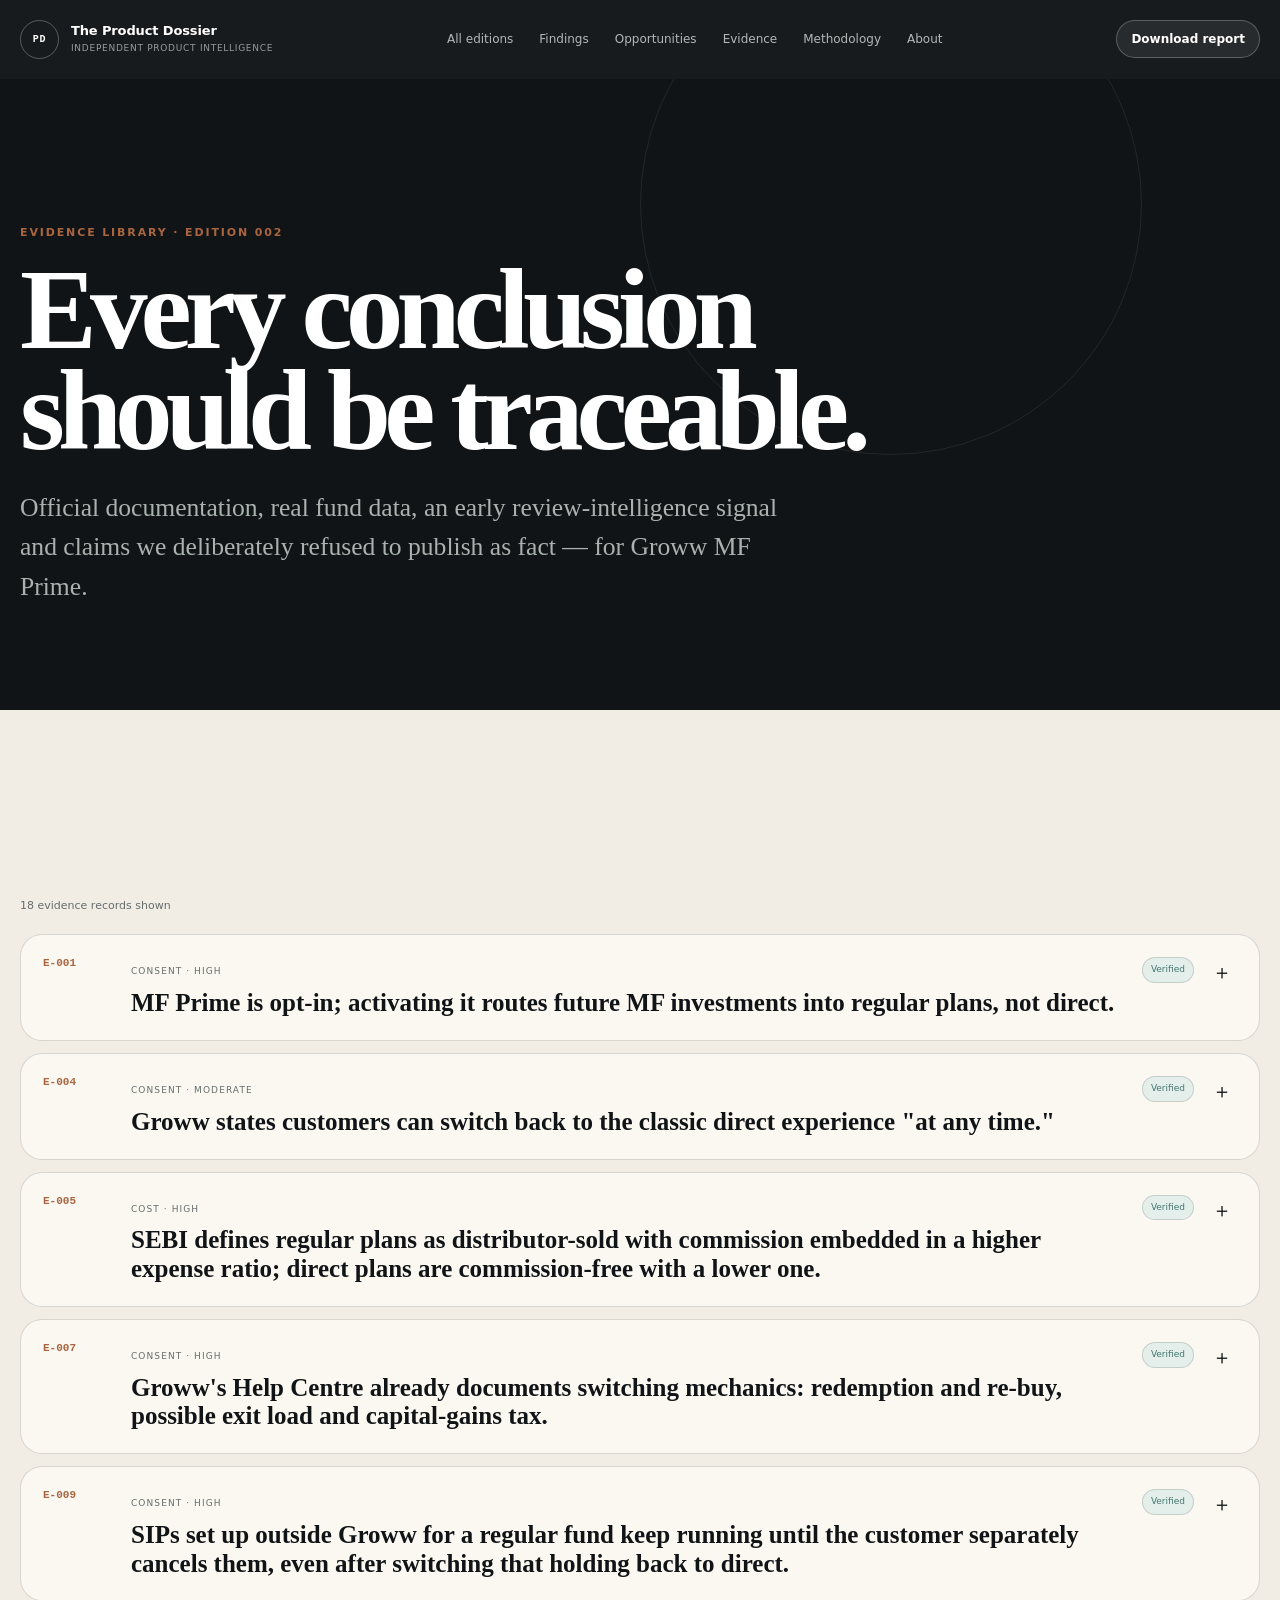
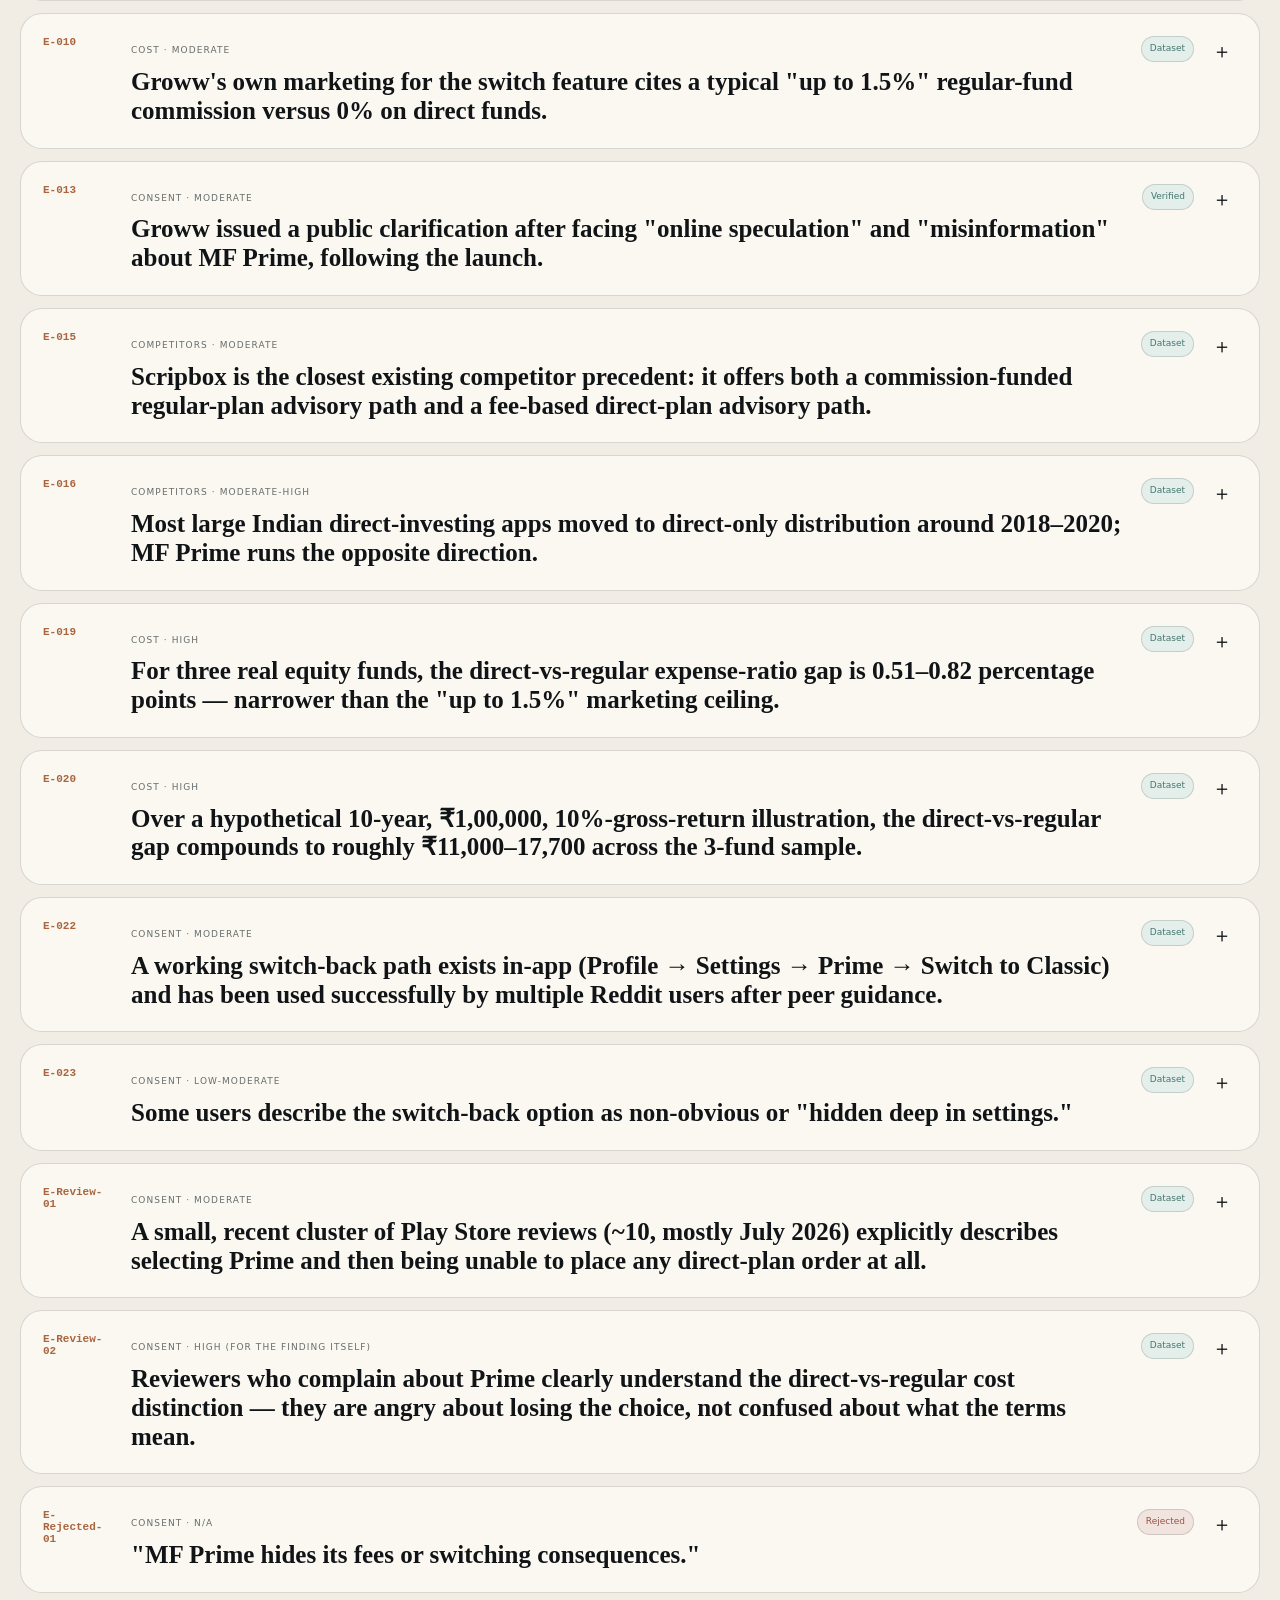
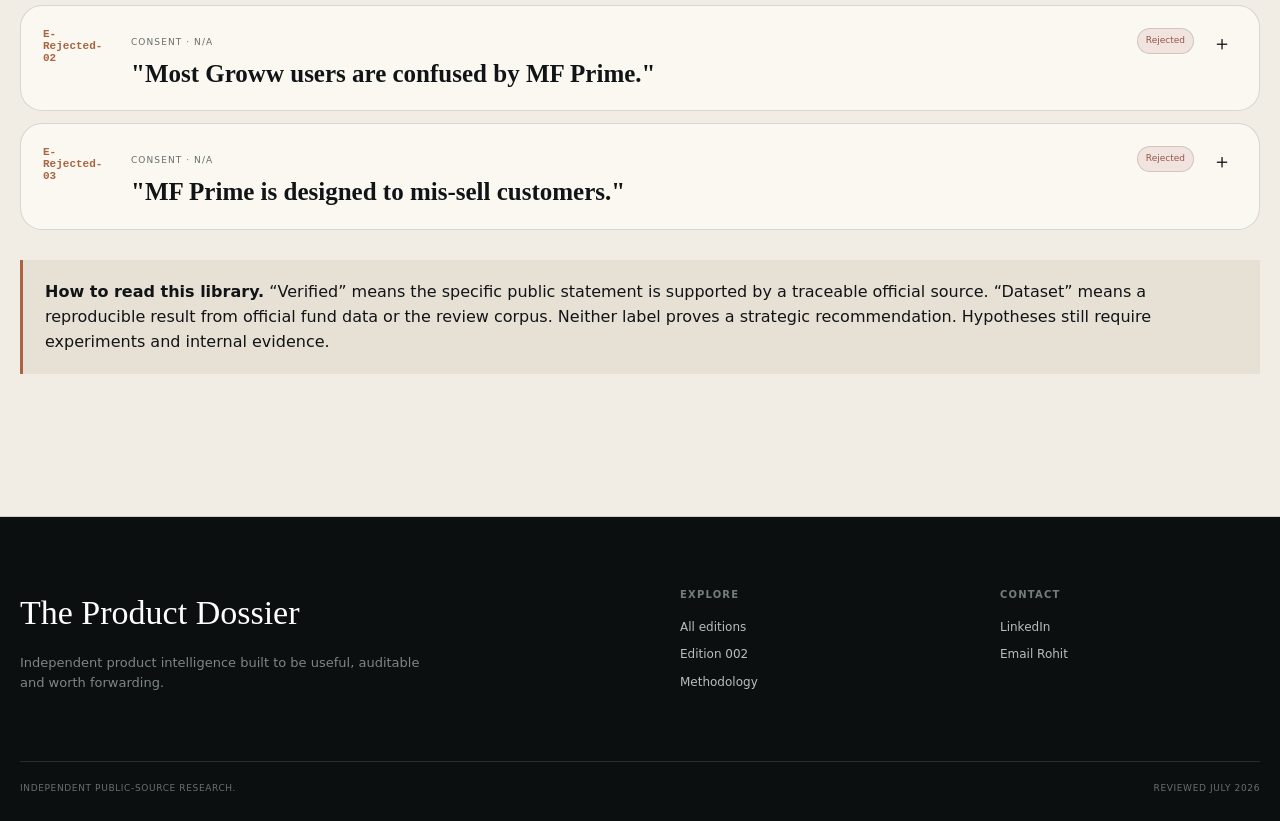
<file: evidence-002.html>
<!doctype html>
<html lang="en">
<head>
  <meta charset="utf-8"><meta name="viewport" content="width=device-width,initial-scale=1">
  <title>Evidence Library — Groww MF Prime | The Product Dossier</title>
  <meta name="description" content="Search the verified facts, dataset findings, hypotheses, limitations and rejected claims behind the Groww MF Prime product dossier.">
  <meta name="theme-color" content="#111416">
  <meta property="og:title" content="Evidence Library — Groww MF Prime"><meta property="og:image" content="https://delta-exchange-product-dossier.vercel.app/social-card.jpg">
  <link rel="icon" href="favicon.svg" type="image/svg+xml"><style>
:root {
  --paper: #f1ede5;
  --paper-deep: #e7e0d5;
  --surface: #fbf8f2;
  --ink: #111416;
  --ink-2: #242a2b;
  --muted: #666d6b;
  --line: rgba(17,20,22,.15);
  --line-light: rgba(255,255,255,.14);
  --copper: #a9653f;
  --copper-light: #d0a07f;
  --teal: #44766f;
  --teal-light: #9ac0b9;
  --blue: #54708b;
  --amber: #a47d35;
  --red: #945548;
  --dark: #111416;
  --dark-2: #171c1e;
  --white: #f8f4ec;
  --serif: "Iowan Old Style", "Palatino Linotype", Palatino, Georgia, serif;
  --sans: Inter, ui-sans-serif, system-ui, -apple-system, BlinkMacSystemFont, "Segoe UI", sans-serif;
  --mono: "SFMono-Regular", Consolas, "Liberation Mono", monospace;
  --content: 1240px;
  --radius-xl: 30px;
  --radius-lg: 22px;
  --radius-md: 16px;
  --shadow: 0 24px 80px rgba(12, 15, 16, .12);
}

* { box-sizing: border-box; }
html { scroll-behavior: smooth; background: var(--paper); }
body { margin: 0; color: var(--ink); background: var(--paper); font-family: var(--sans); line-height: 1.55; text-rendering: optimizeLegibility; overflow-x: hidden; }
body.menu-open { overflow: hidden; }
a { color: inherit; }
img, svg { max-width: 100%; }
button, input, select { font: inherit; }
::selection { background: var(--copper); color: white; }

.skip-link { position: fixed; left: 16px; top: -80px; z-index: 1000; background: white; color: #111; padding: 10px 14px; border-radius: 999px; text-decoration: none; }
.skip-link:focus { top: 16px; }
.container { width: min(calc(100% - 40px), var(--content)); margin-inline: auto; }
.section { padding: 112px 0; border-bottom: 1px solid var(--line); position: relative; }
.dark-section { color: var(--white); background: var(--dark); border-color: var(--line-light); }
.section-grid { display: grid; grid-template-columns: 160px minmax(0, 1fr); gap: 76px; align-items: start; }
.section-intro { margin-bottom: 54px; }
.split-intro { display: grid; grid-template-columns: minmax(0, 1.45fr) minmax(320px, .7fr); gap: 80px; align-items: end; }
.section-label, .eyebrow, .overline { font-size: 11px; letter-spacing: .17em; text-transform: uppercase; font-weight: 820; color: var(--copper); }
.section-label.light { color: var(--copper-light); }
.display-heading { font-family: var(--serif); font-size: clamp(42px, 5.7vw, 78px); line-height: .99; letter-spacing: -.045em; margin: 12px 0 0; max-width: 1000px; font-weight: 700; }
.display-heading.light { color: var(--white); }
.section-lede { max-width: 880px; font-family: var(--serif); font-size: clamp(21px, 2.2vw, 30px); line-height: 1.42; color: var(--ink-2); margin: 26px 0 0; }
.section-copy { margin: 0; color: var(--muted); font-size: 15px; max-width: 560px; }
.section-copy.light-soft, .light-soft { color: #aeb6b4; }

.reading-progress { position: fixed; left: 0; right: 0; top: 0; height: 3px; background: transparent; z-index: 1000; pointer-events: none; }
.reading-progress span { display: block; height: 100%; width: 0; background: var(--copper); transform-origin: left; }

.site-header { position: fixed; top: 0; left: 0; right: 0; z-index: 100; border-bottom: 1px solid transparent; transition: background .35s ease, border-color .35s ease, transform .35s ease; color: white; }
.site-header.scrolled { background: rgba(17,20,22,.92); backdrop-filter: blur(18px); border-color: rgba(255,255,255,.12); }
.header-inner { min-height: 78px; display: flex; align-items: center; justify-content: space-between; gap: 24px; }
.brand { display: inline-flex; align-items: center; gap: 12px; text-decoration: none; }
.brand-mark { width: 39px; height: 39px; border: 1px solid rgba(255,255,255,.28); border-radius: 50%; display: grid; place-items: center; font: 700 10px var(--mono); letter-spacing: .08em; }
.brand-copy { display: flex; flex-direction: column; line-height: 1.1; }
.brand-copy strong { font-size: 13px; letter-spacing: -.01em; }
.brand-copy small { font-size: 9px; color: rgba(255,255,255,.56); margin-top: 5px; letter-spacing: .08em; text-transform: uppercase; }
.desktop-nav { display: flex; align-items: center; gap: 26px; }
.desktop-nav a { text-decoration: none; font-size: 12px; color: rgba(255,255,255,.68); transition: color .2s ease; }
.desktop-nav a:hover { color: white; }
.header-actions { display: flex; align-items: center; gap: 10px; }
.menu-button { display: none; border: 1px solid rgba(255,255,255,.3); background: transparent; width: 42px; height: 42px; border-radius: 50%; padding: 0; position: relative; }
.menu-button span { position: absolute; width: 15px; height: 1px; background: white; left: 13px; transition: transform .25s ease, top .25s ease; }
.menu-button span:first-child { top: 16px; }
.menu-button span:last-child { top: 23px; }
.menu-button[aria-expanded="true"] span:first-child { top: 20px; transform: rotate(45deg); }
.menu-button[aria-expanded="true"] span:last-child { top: 20px; transform: rotate(-45deg); }
.mobile-menu { display: none; position: fixed; inset: 0; z-index: 90; background: var(--dark); color: white; padding: 110px 28px 40px; }
.mobile-menu.open { display: block; }
.mobile-menu a { display: block; text-decoration: none; font-family: var(--serif); font-size: 38px; padding: 16px 0; border-bottom: 1px solid rgba(255,255,255,.14); }

.button { display: inline-flex; align-items: center; justify-content: center; min-height: 46px; padding: 11px 19px; border-radius: 999px; border: 1px solid var(--ink); text-decoration: none; font-size: 12px; font-weight: 750; cursor: pointer; transition: transform .22s ease, background .22s ease, color .22s ease, border-color .22s ease; }
.button:hover { transform: translateY(-2px); }
.button.small { min-height: 38px; padding: 8px 14px; }
.button-primary { background: var(--ink); color: white; }
.button-quiet { background: rgba(255,255,255,.07); color: inherit; border-color: rgba(255,255,255,.24); }
.button-ghost { background: transparent; color: var(--ink); border-color: var(--line); }
.hero .button-ghost { color: white; border-color: rgba(255,255,255,.25); }
.light-button { color: white; border-color: rgba(255,255,255,.26); }
.text-link { color: inherit; font-size: 12px; font-weight: 750; text-underline-offset: 5px; }

.hero { min-height: 100svh; padding: 150px 0 94px; background: #0f1214; color: white; display: flex; align-items: center; position: relative; overflow: hidden; }
.hero-noise { position: absolute; inset: 0; opacity: .08; background-image: url("data:image/svg+xml,%3Csvg viewBox='0 0 220 220' xmlns='http://www.w3.org/2000/svg'%3E%3Cfilter id='n'%3E%3CfeTurbulence type='fractalNoise' baseFrequency='.8' numOctaves='3' stitchTiles='stitch'/%3E%3C/filter%3E%3Crect width='100%25' height='100%25' filter='url(%23n)' opacity='.55'/%3E%3C/svg%3E"); pointer-events: none; }
.hero::after { content: ""; position: absolute; inset: auto -15vw -45vh 40vw; height: 88vh; background: radial-gradient(circle, rgba(169,101,63,.22), transparent 67%); pointer-events: none; }
.hero-orbit { position: absolute; border: 1px solid rgba(255,255,255,.09); border-radius: 50%; pointer-events: none; }
.orbit-one { width: 580px; height: 580px; right: -120px; top: 90px; }
.orbit-two { width: 330px; height: 330px; right: 20px; top: 210px; border-color: rgba(169,101,63,.25); }
.hero-grid { display: grid; grid-template-columns: minmax(0, 1.4fr) minmax(330px, .62fr); gap: 84px; align-items: end; position: relative; z-index: 2; }
.hero-title { font-family: var(--serif); font-size: clamp(72px, 10.5vw, 150px); line-height: .82; letter-spacing: -.065em; margin: 24px 0 34px; max-width: 980px; font-weight: 700; }
.hero-title .word { display: inline-block; overflow: hidden; padding-bottom: .1em; margin-bottom: -.1em; }
.hero-title .word-inner { display: inline-block; transform: translateY(115%); animation: wordReveal .95s cubic-bezier(.2,.75,.15,1) forwards; }
@keyframes wordReveal { to { transform: translateY(0); } }
.hero-deck { max-width: 790px; font-family: var(--serif); font-size: clamp(20px, 2vw, 29px); line-height: 1.45; color: #bbc1bf; margin: 0; }
.hero-actions { display: flex; flex-wrap: wrap; gap: 10px; margin-top: 34px; }
.hero-meta { display: flex; flex-wrap: wrap; gap: 12px 28px; margin-top: 38px; padding-top: 23px; border-top: 1px solid rgba(255,255,255,.14); font-size: 10px; text-transform: uppercase; letter-spacing: .11em; color: rgba(255,255,255,.52); }
.hero-dossier-card { border: 1px solid rgba(255,255,255,.18); background: rgba(255,255,255,.055); backdrop-filter: blur(15px); border-radius: var(--radius-xl); padding: 28px; box-shadow: var(--shadow); }
.card-topline { display: flex; justify-content: space-between; font-size: 9px; color: rgba(255,255,255,.5); text-transform: uppercase; letter-spacing: .14em; }
.hero-dossier-card > p { font-family: var(--serif); font-size: 25px; line-height: 1.35; margin: 28px 0 34px; }
.mini-grid { display: grid; grid-template-columns: 1fr 1fr; gap: 18px; border-top: 1px solid rgba(255,255,255,.14); padding-top: 22px; }
.mini-grid strong { display: block; font-size: 15px; }
.mini-grid span { display: block; font-size: 9px; color: rgba(255,255,255,.48); margin-top: 4px; text-transform: uppercase; letter-spacing: .08em; }
.scroll-cue { position: absolute; left: 50%; bottom: 23px; transform: translateX(-50%); z-index: 2; display: flex; flex-direction: column; align-items: center; gap: 8px; font-size: 9px; text-transform: uppercase; letter-spacing: .14em; color: rgba(255,255,255,.46); }
.scroll-cue i { display: block; width: 1px; height: 28px; background: linear-gradient(white, transparent); animation: scrollPulse 1.8s infinite; }
@keyframes scrollPulse { 0%,100% { transform: scaleY(.45); transform-origin: top; opacity: .3; } 50% { transform: scaleY(1); opacity: 1; } }

.thesis-section { background: var(--surface); }
.thesis-chain { margin-top: 58px; border-top: 1px solid var(--ink); }
.chain-step { display: grid; grid-template-columns: 60px 250px minmax(0,1fr); gap: 30px; align-items: start; padding: 25px 0; border-bottom: 1px solid var(--line); }
.chain-step > span { color: var(--copper); font: 600 12px var(--mono); }
.chain-step h3 { margin: 0; font-size: 17px; }
.chain-step p { margin: 0; color: var(--muted); max-width: 580px; }
.pull-quote { margin: 72px 0 0; padding-left: 25px; border-left: 3px solid var(--copper); font-family: var(--serif); font-size: clamp(34px,4vw,59px); line-height: 1.1; max-width: 860px; }

.data-section { overflow: hidden; }
.stat-marquee { display: grid; grid-template-columns: repeat(5,1fr); border-top: 1px solid var(--line-light); border-bottom: 1px solid var(--line-light); margin: 68px 0; }
.stat-card { min-height: 155px; padding: 28px 18px; border-right: 1px solid var(--line-light); display: flex; flex-direction: column; justify-content: space-between; }
.stat-card:last-child { border-right: 0; }
.stat-card strong { font-family: var(--serif); font-size: clamp(38px,4vw,62px); line-height: 1; }
.stat-card span { font-size: 10px; text-transform: uppercase; letter-spacing: .11em; color: #8f9996; }
.chart-grid { display: grid; grid-template-columns: 1.2fr .8fr; gap: 20px; }
.data-card { border: 1px solid var(--line-light); border-radius: var(--radius-lg); padding: 28px; background: rgba(255,255,255,.035); }
.data-card-head { display: flex; justify-content: space-between; gap: 22px; align-items: start; margin-bottom: 28px; }
.data-card h3 { font-family: var(--serif); font-size: 30px; margin: 8px 0 0; }
.data-card .eyebrow { color: var(--copper-light); }
.data-note { color: #7e8886; font: 10px var(--mono); }
.data-card > p { margin: 25px 0 0; color: #9ca5a3; font-size: 13px; }
.rating-chart { height: 260px; display: grid; grid-template-columns: repeat(5,1fr); gap: 13px; align-items: end; padding-top: 16px; }
.rating-column { height: 100%; display: flex; flex-direction: column; justify-content: flex-end; align-items: center; gap: 9px; }
.rating-bar { width: 100%; max-width: 72px; border-radius: 9px 9px 2px 2px; background: linear-gradient(to top, var(--copper), #d29e7c); min-height: 3px; transform-origin: bottom; transform: scaleY(0); transition: transform 1s cubic-bezier(.2,.7,.2,1); }
.rating-chart.visible .rating-bar { transform: scaleY(1); }
.rating-column strong { font-size: 11px; }
.rating-column span { font-size: 9px; color: #858e8c; text-transform: uppercase; }
.quality-meters { display: grid; gap: 24px; margin-top: 34px; }
.quality-meters > div { display: grid; grid-template-columns: 1fr auto; gap: 8px; align-items: end; }
.quality-meters span { font-size: 12px; color: #a9b1af; }
.quality-meters strong { font: 600 13px var(--mono); }
.quality-meters i { grid-column: 1/-1; height: 4px; background: rgba(255,255,255,.1); position: relative; overflow: hidden; }
.quality-meters i::after { content:""; position: absolute; inset: 0 auto 0 0; width: var(--value); background: var(--teal-light); transform: scaleX(0); transform-origin: left; transition: transform 1.2s ease; }
.data-card.visible .quality-meters i::after { transform: scaleX(1); }

.complaint-section { background: var(--paper); }
.complaint-layout { display: grid; grid-template-columns: minmax(0,1fr) 330px; gap: 48px; margin-top: 60px; align-items: start; }
.complaint-bars { display: grid; gap: 17px; }
.complaint-row { display: grid; grid-template-columns: 250px minmax(0,1fr) 60px; gap: 18px; align-items: center; }
.complaint-row label { font-size: 12px; }
.complaint-track { height: 10px; background: rgba(17,20,22,.08); overflow: hidden; border-radius: 99px; }
.complaint-track i { display: block; height: 100%; background: var(--copper); border-radius: inherit; transform: scaleX(0); transform-origin: left; transition: transform 1.1s cubic-bezier(.2,.7,.2,1); }
.complaint-bars.visible .complaint-track i { transform: scaleX(1); }
.complaint-row strong { font: 600 11px var(--mono); text-align: right; }
.system-insight { position: sticky; top: 115px; padding: 27px; background: var(--ink); color: white; border-radius: var(--radius-lg); }
.system-insight .eyebrow { color: var(--copper-light); }
.system-insight p { font-family: var(--serif); font-size: 25px; line-height: 1.35; margin: 20px 0 28px; }

.strength-grid { display: grid; grid-template-columns: repeat(4,1fr); border-top: 1px solid var(--ink); }
.strength-card { padding: 26px 24px 30px 0; border-right: 1px solid var(--line); min-height: 270px; display: flex; flex-direction: column; }
.strength-card + .strength-card { padding-left: 24px; }
.strength-card:last-child { border-right: 0; }
.strength-card > span { color: var(--copper); font: 600 11px var(--mono); }
.strength-card h3 { font-family: var(--serif); font-size: 28px; line-height: 1.12; margin: auto 0 16px; }
.strength-card p { margin: 0; color: var(--muted); font-size: 13px; }

.opportunity-stack { display: grid; gap: 14px; }
.opportunity-card { display: grid; grid-template-columns: 72px minmax(0,1fr) 180px; gap: 30px; border: 1px solid var(--line-light); border-radius: var(--radius-lg); padding: 30px; background: rgba(255,255,255,.03); transition: background .3s ease, transform .3s ease, border-color .3s ease; }
.opportunity-card:hover { transform: translateY(-3px); background: rgba(255,255,255,.055); border-color: rgba(255,255,255,.25); }
.opp-number { font: 600 16px var(--mono); color: var(--copper-light); }
.opp-copy h3 { font-family: var(--serif); font-size: clamp(30px,3vw,45px); line-height: 1.02; margin: 14px 0; }
.opp-copy > p { color: #a8b0ae; max-width: 760px; margin: 0; }
.opp-test { margin-top: 24px; padding-top: 20px; border-top: 1px solid var(--line-light); display: grid; grid-template-columns: 85px minmax(0,1fr); gap: 20px; font-size: 12px; }
.opp-test strong { color: var(--white); }
.opp-test span { color: #8e9895; }
.opportunity-card aside { border-left: 1px solid var(--line-light); padding-left: 25px; display: flex; flex-direction: column; justify-content: space-between; text-align: right; }
.opportunity-card aside span { font-size: 10px; text-transform: uppercase; letter-spacing: .11em; color: #78827f; }
.opportunity-card aside strong { font-size: 13px; }
.confidence-pill { display: inline-flex; width: fit-content; padding: 5px 9px; border: 1px solid currentColor; border-radius: 999px; font-size: 9px; text-transform: uppercase; letter-spacing: .08em; }
.confidence-pill.high { color: #92bdb4; }
.confidence-pill.medium, .confidence-pill.medium-high { color: #d1b477; }

.receipt-section { background: var(--surface); }
.receipt-demo { margin-top: 60px; border: 1px solid var(--line); border-radius: var(--radius-xl); background: white; box-shadow: var(--shadow); overflow: hidden; }
.receipt-head { display: flex; justify-content: space-between; gap: 20px; padding: 20px 24px; background: var(--ink); color: white; font: 10px var(--mono); text-transform: uppercase; letter-spacing: .08em; }
.receipt-head div { display: flex; align-items: center; gap: 10px; }
.status-dot { width: 8px; height: 8px; border-radius: 50%; background: #7bb29e; box-shadow: 0 0 0 5px rgba(123,178,158,.14); }
.receipt-timeline { list-style: none; padding: 0; margin: 0; }
.receipt-timeline li { display: grid; grid-template-columns: 54px minmax(0,1fr) 120px; gap: 24px; padding: 24px; border-bottom: 1px solid var(--line); align-items: start; position: relative; }
.receipt-timeline li:last-child { border-bottom: 0; }
.receipt-timeline li > span { width: 35px; height: 35px; border: 1px solid var(--line); border-radius: 50%; display: grid; place-items: center; font: 10px var(--mono); color: var(--copper); background: var(--surface); position: relative; z-index: 2; }
.receipt-timeline li:not(:last-child)::after { content:""; position: absolute; left: 41px; top: 59px; bottom: -24px; width: 1px; background: var(--line); }
.receipt-timeline strong { font-size: 14px; }
.receipt-timeline p { margin: 6px 0 0; color: var(--muted); font-size: 12px; }
.receipt-timeline time { font: 10px var(--mono); color: var(--muted); text-align: right; }
.concept-guardrail { margin-top: 24px; padding: 18px 20px; border-left: 3px solid var(--copper); background: var(--paper-deep); font-size: 13px; }

.roadmap { border-top: 1px solid var(--ink); }
.roadmap-row { display: grid; grid-template-columns: 145px minmax(0,1fr) 280px; gap: 40px; padding: 30px 0; border-bottom: 1px solid var(--line); align-items: start; }
.roadmap-time { font: 650 11px var(--mono); color: var(--copper); }
.roadmap-row h3 { margin: 0; font-family: var(--serif); font-size: 28px; }
.roadmap-row p { margin: 9px 0 0; color: var(--muted); }
.roadmap-row aside { color: var(--muted); font-size: 12px; }

.rejection-grid { display: grid; grid-template-columns: repeat(3,1fr); gap: 16px; margin: 50px 0 34px; }
.rejection-card { border: 1px solid var(--line-light); border-radius: var(--radius-lg); padding: 25px; min-height: 300px; display: flex; flex-direction: column; }
.rejection-card > span { color: #d39d8f; font-size: 9px; text-transform: uppercase; letter-spacing: .12em; }
.rejection-card h3 { font-family: var(--serif); font-size: 26px; line-height: 1.14; margin: auto 0 18px; }
.rejection-card p { color: #9ba4a1; font-size: 12px; margin: 0; }

.download-grid { display: grid; grid-template-columns: repeat(3,1fr); gap: 18px; }
.download-card { min-height: 310px; display: flex; flex-direction: column; text-decoration: none; border: 1px solid var(--line); border-radius: var(--radius-lg); padding: 26px; background: var(--surface); transition: transform .25s ease, box-shadow .25s ease, background .25s ease; }
.download-card:hover { transform: translateY(-5px); box-shadow: var(--shadow); background: white; }
.download-card > span { font-size: 9px; text-transform: uppercase; letter-spacing: .12em; color: var(--copper); }
.download-card h3 { font-family: var(--serif); font-size: 31px; line-height: 1.1; margin: auto 0 14px; }
.download-card p { color: var(--muted); font-size: 13px; margin: 0; }
.download-card i { margin-top: 25px; font-style: normal; font-size: 11px; font-weight: 750; }

.author-section { background: var(--paper-deep); }
.author-grid { display: grid; grid-template-columns: minmax(260px,.72fr) minmax(0,1.28fr); gap: 80px; align-items: center; }
.author-image-wrap { height: 630px; border-radius: var(--radius-xl); overflow: hidden; box-shadow: var(--shadow); }
.author-image-wrap img { width: 100%; height: 100%; object-fit: cover; }
.author-copy h2 { font-family: var(--serif); font-size: clamp(56px,7vw,92px); letter-spacing: -.05em; line-height: .95; margin: 14px 0 28px; }
.author-copy > p { font-family: var(--serif); font-size: clamp(20px,2.2vw,29px); line-height: 1.45; max-width: 760px; }
.author-copy .author-note { font-family: var(--sans); font-size: 12px; color: var(--muted); }
.author-actions { display: flex; flex-wrap: wrap; gap: 10px; margin-top: 32px; }
.author-section .button-quiet { color: var(--ink); border-color: var(--line); background: rgba(255,255,255,.3); }

.site-footer { background: #0c0f10; color: white; padding: 70px 0 25px; }
.footer-grid { display: grid; grid-template-columns: 1.5fr .65fr .65fr; gap: 60px; }
.footer-brand { font-family: var(--serif); font-size: 34px; text-decoration: none; }
.footer-grid p { color: #7d8784; max-width: 420px; font-size: 13px; }
.footer-grid strong { display: block; font-size: 10px; text-transform: uppercase; letter-spacing: .12em; color: #737d7a; margin-bottom: 15px; }
.footer-grid > div:not(:first-child) a { display: block; text-decoration: none; color: #b7bfbd; font-size: 12px; margin: 9px 0; }
.footer-bottom { display: flex; justify-content: space-between; gap: 30px; border-top: 1px solid rgba(255,255,255,.12); margin-top: 55px; padding-top: 20px; font-size: 9px; color: #68716f; text-transform: uppercase; letter-spacing: .07em; }

.section-indicator { position: fixed; right: 22px; top: 50%; transform: translateY(-50%); z-index: 70; color: white; display: flex; align-items: center; gap: 10px; mix-blend-mode: difference; pointer-events: none; }
.section-indicator span { writing-mode: vertical-rl; font-size: 8px; text-transform: uppercase; letter-spacing: .15em; }
.section-indicator i { height: 65px; width: 1px; background: currentColor; opacity: .35; }
.back-to-top { position: fixed; right: 24px; bottom: 24px; z-index: 80; width: 44px; height: 44px; border-radius: 50%; border: 1px solid rgba(255,255,255,.22); background: rgba(17,20,22,.88); color: white; opacity: 0; transform: translateY(15px); pointer-events: none; transition: opacity .25s ease, transform .25s ease; }
.back-to-top.visible { opacity: 1; transform: none; pointer-events: auto; }

.reveal { opacity: 0; transform: translateY(24px); transition: opacity .8s ease, transform .8s cubic-bezier(.2,.7,.2,1); }
.reveal.visible { opacity: 1; transform: none; }

/* Inner pages */
.inner-page { background: var(--paper); }
.inner-page .site-header { position: sticky; background: rgba(17,20,22,.97); }
.page-hero { padding: 145px 0 78px; background: var(--dark); color: white; position: relative; overflow: hidden; }
.page-hero::after { content:""; position:absolute; inset:-20% -10% auto 50%; width:500px; height:500px; border:1px solid rgba(255,255,255,.08); border-radius:50%; }
.page-title { font-family: var(--serif); font-size: clamp(60px,9vw,120px); line-height: .88; letter-spacing: -.06em; margin: 18px 0 26px; max-width: 1000px; }
.page-deck { font-family: var(--serif); font-size: clamp(19px,2vw,28px); max-width: 760px; color: #aab2b0; }
.content-shell { display: grid; grid-template-columns: 250px minmax(0,1fr); gap: 70px; }
.sticky-nav { position: sticky; top: 110px; align-self: start; }
.sticky-nav a { display:block; padding:10px 0; color:var(--muted); text-decoration:none; font-size:12px; border-bottom:1px solid var(--line); }
.prose-section { padding: 10px 0 60px; }
.prose-section h2 { font-family:var(--serif); font-size:clamp(38px,4vw,58px); line-height:1.05; margin:0 0 22px; }
.prose-section h3 { font-family:var(--serif); font-size:30px; margin:36px 0 12px; }
.prose-section p { color:var(--muted); max-width:800px; }
.method-grid { display:grid; grid-template-columns:repeat(2,1fr); gap:16px; margin-top:30px; }
.method-card { border:1px solid var(--line); border-radius:var(--radius-lg); padding:24px; background:var(--surface); }
.method-card span { color:var(--copper); font:600 10px var(--mono); }
.method-card h3 { margin:16px 0 10px; font-family:var(--serif); font-size:27px; }
.method-card p { margin:0; font-size:13px; }
.notice { padding:20px 22px; border-left:3px solid var(--copper); background:var(--paper-deep); margin:30px 0; }

.evidence-toolbar { display:flex; flex-wrap:wrap; gap:12px; justify-content:space-between; margin-bottom:25px; }
.search-field { flex:1 1 330px; position:relative; }
.search-field input { width:100%; min-height:50px; border:1px solid var(--line); background:var(--surface); border-radius:999px; padding:0 18px 0 42px; color:var(--ink); }
.search-field::before { content:"⌕"; position:absolute; left:17px; top:11px; font-size:20px; color:var(--muted); }
.filter-row { display:flex; flex-wrap:wrap; gap:7px; }
.filter-button { border:1px solid var(--line); background:transparent; border-radius:999px; padding:9px 12px; font-size:10px; cursor:pointer; }
.filter-button.active { background:var(--ink); color:white; border-color:var(--ink); }
.evidence-count { font-size:11px; color:var(--muted); margin:0 0 20px; }
.evidence-grid { display:grid; gap:12px; }
.evidence-card { border:1px solid var(--line); border-radius:var(--radius-lg); background:var(--surface); overflow:hidden; }
.evidence-summary { width:100%; border:0; background:transparent; color:inherit; padding:22px; display:grid; grid-template-columns:70px minmax(0,1fr) auto 25px; gap:18px; text-align:left; align-items:start; cursor:pointer; }
.evidence-id { font:600 11px var(--mono); color:var(--copper); }
.evidence-category { font-size:9px; text-transform:uppercase; letter-spacing:.12em; color:var(--muted); }
.evidence-summary h3 { font-family:var(--serif); font-size:25px; line-height:1.15; margin:7px 0 0; }
.evidence-tag { padding:5px 8px; border-radius:999px; border:1px solid var(--line); font-size:9px; white-space:nowrap; }
.evidence-tag.Verified, .evidence-tag.Dataset { color:var(--teal); background:#e4efeb; }
.evidence-tag.Hypothesis { color:var(--amber); background:#f1ead7; }
.evidence-tag.Rejected { color:var(--red); background:#f1e4df; }
.chevron { font-size:20px; transition:transform .2s ease; }
.evidence-card.open .chevron { transform:rotate(45deg); }
.evidence-detail { display:none; grid-template-columns:repeat(2,1fr); gap:1px; background:var(--line); border-top:1px solid var(--line); }
.evidence-card.open .evidence-detail { display:grid; }
.detail-block { background:var(--surface); padding:22px; }
.detail-block strong { display:block; font-size:10px; text-transform:uppercase; letter-spacing:.1em; color:var(--copper); margin-bottom:10px; }
.detail-block p { margin:0; color:var(--muted); font-size:13px; }
.detail-block a { color:var(--ink); }
.empty-state { padding:50px; border:1px dashed var(--line); border-radius:var(--radius-lg); text-align:center; color:var(--muted); }

.about-grid { display:grid; grid-template-columns:.75fr 1.25fr; gap:80px; align-items:start; }
.about-photo { border-radius:var(--radius-xl); overflow:hidden; position:sticky; top:110px; }
.about-photo img { display:block; width:100%; }
.about-copy h2 { font-family:var(--serif); font-size:clamp(46px,5vw,74px); line-height:1; margin:0 0 26px; }
.about-copy .large-copy { font-family:var(--serif); font-size:clamp(21px,2vw,29px); line-height:1.45; color:var(--ink-2); }
.principle-list { border-top:1px solid var(--ink); margin-top:45px; }
.principle-list article { display:grid; grid-template-columns:55px 180px 1fr; gap:25px; padding:22px 0; border-bottom:1px solid var(--line); }
.principle-list span { color:var(--copper); font:600 10px var(--mono); }
.principle-list h3 { margin:0; font-size:15px; }
.principle-list p { margin:0; color:var(--muted); font-size:13px; }

@media (max-width: 1050px) {
  .desktop-nav { display:none; }
  .menu-button { display:block; }
  .hero-grid { grid-template-columns:1fr; gap:50px; }
  .hero-dossier-card { max-width:600px; }
  .section-grid { grid-template-columns:1fr; gap:25px; }
  .split-intro { grid-template-columns:1fr; gap:25px; }
  .stat-marquee { grid-template-columns:repeat(3,1fr); }
  .stat-card:nth-child(3) { border-right:0; }
  .chart-grid, .complaint-layout { grid-template-columns:1fr; }
  .system-insight { position:relative; top:auto; }
  .strength-grid { grid-template-columns:repeat(2,1fr); }
  .strength-card:nth-child(2) { border-right:0; }
  .strength-card:nth-child(n+3) { border-top:1px solid var(--line); }
  .opportunity-card { grid-template-columns:55px minmax(0,1fr); }
  .opportunity-card aside { grid-column:2; border-left:0; border-top:1px solid var(--line-light); padding:16px 0 0; flex-direction:row; text-align:left; }
  .rejection-grid, .download-grid { grid-template-columns:1fr; }
  .author-grid { grid-template-columns:.8fr 1.2fr; gap:45px; }
  .content-shell { grid-template-columns:1fr; }
  .sticky-nav { display:none; }
}

@media (max-width: 720px) {
  .container { width:min(calc(100% - 28px), var(--content)); }
  .section { padding:78px 0; }
  .header-inner { min-height:68px; }
  .brand-copy small { display:none; }
  .header-actions .button { display:none; }
  .hero { min-height:auto; padding:125px 0 90px; }
  .hero-title { font-size:clamp(64px,20vw,100px); }
  .hero-deck { font-size:21px; }
  .hero-meta { display:grid; grid-template-columns:1fr; gap:9px; }
  .hero-dossier-card > p { font-size:22px; }
  .display-heading { font-size:48px; }
  .section-lede { font-size:21px; }
  .chain-step { grid-template-columns:38px minmax(0,1fr); gap:18px; }
  .chain-step p { grid-column:2; }
  .pull-quote { font-size:36px; margin-top:50px; }
  .stat-marquee { grid-template-columns:1fr 1fr; }
  .stat-card { min-height:130px; border-bottom:1px solid var(--line-light); }
  .stat-card:nth-child(2n) { border-right:0; }
  .stat-card:last-child { grid-column:1/-1; }
  .chart-grid { gap:12px; }
  .data-card { padding:20px; }
  .rating-chart { height:220px; gap:8px; }
  .complaint-row { grid-template-columns:1fr 45px; gap:8px 12px; }
  .complaint-track { grid-column:1/-1; grid-row:2; }
  .strength-grid { grid-template-columns:1fr; }
  .strength-card, .strength-card + .strength-card { padding:24px 0; border-right:0; border-top:1px solid var(--line); min-height:230px; }
  .opportunity-card { grid-template-columns:1fr; gap:18px; padding:23px; }
  .opp-number { font-size:12px; }
  .opportunity-card aside { grid-column:1; }
  .opp-test { grid-template-columns:1fr; gap:7px; }
  .receipt-timeline li { grid-template-columns:42px 1fr; gap:15px; }
  .receipt-timeline time { grid-column:2; text-align:left; }
  .receipt-timeline li:not(:last-child)::after { left:32px; }
  .roadmap-row { grid-template-columns:1fr; gap:12px; }
  .roadmap-row aside { padding-top:12px; border-top:1px solid var(--line); }
  .author-grid, .about-grid { grid-template-columns:1fr; }
  .author-image-wrap { height:490px; }
  .footer-grid { grid-template-columns:1fr 1fr; }
  .footer-grid > div:first-child { grid-column:1/-1; }
  .footer-bottom { flex-direction:column; }
  .section-indicator { display:none; }
  .method-grid { grid-template-columns:1fr; }
  .evidence-summary { grid-template-columns:52px minmax(0,1fr) 24px; }
  .evidence-tag { grid-column:2; width:fit-content; }
  .chevron { grid-column:3; grid-row:1; }
  .evidence-detail { grid-template-columns:1fr; }
  .principle-list article { grid-template-columns:40px 1fr; }
  .principle-list p { grid-column:2; }
}

@media (prefers-reduced-motion: reduce) {
  html { scroll-behavior:auto; }
  *, *::before, *::after { animation-duration:.01ms !important; animation-iteration-count:1 !important; transition-duration:.01ms !important; }
  .reveal { opacity:1; transform:none; }
  .hero-title .word-inner { transform:none; }
}

</style>
</head>
<body class="inner-page">
<a class="skip-link" href="#main">Skip to content</a>
<header class="site-header scrolled" data-header><div class="container header-inner"><a class="brand" href="index.html"><span class="brand-mark">PD</span><span class="brand-copy"><strong>The Product Dossier</strong><small>Independent product intelligence</small></span></a><nav class="desktop-nav"><a href="index.html">All editions</a><a href="edition-002.html#findings">Findings</a><a href="edition-002.html#opportunities">Opportunities</a><a href="evidence-002.html">Evidence</a><a href="methodology-002.html">Methodology</a><a href="about.html">About</a></nav><div class="header-actions"><a class="button button-quiet small" href="groww-mf-prime-evidence-summary.pdf">Download report</a><button class="menu-button" type="button" aria-label="Open navigation" aria-expanded="false" data-menu-button><span></span><span></span></button></div></div></header>
<nav class="mobile-menu" data-mobile-menu><a href="index.html">All editions</a><a href="edition-002.html">Edition 002</a><a href="evidence-002.html">Evidence</a><a href="methodology-002.html">Methodology</a><a href="about.html">About</a></nav>
<main id="main">
  <section class="page-hero"><div class="container"><div class="overline reveal">Evidence library · Edition 002</div><h1 class="page-title reveal">Every conclusion should be traceable.</h1><p class="page-deck reveal">Official documentation, real fund data, an early review-intelligence signal and claims we deliberately refused to publish as fact — for Groww MF Prime.</p></div></section>
  <section class="section"><div class="container">
    <div class="evidence-toolbar reveal"><div class="search-field"><input type="search" placeholder="Search claims, categories or implications…" aria-label="Search evidence" data-evidence-search></div><div class="filter-row" aria-label="Evidence filters"><button class="filter-button" data-filter="All">All</button><button class="filter-button" data-filter="Verified">Verified</button><button class="filter-button" data-filter="Dataset">Dataset</button><button class="filter-button" data-filter="Hypothesis">Hypotheses</button><button class="filter-button" data-filter="Rejected">Rejected</button><button class="filter-button" data-filter="Cost">Cost</button><button class="filter-button" data-filter="Consent">Consent</button><button class="filter-button" data-filter="Competitors">Competitors</button></div></div>
    <p class="evidence-count" data-evidence-count></p><div class="evidence-grid" data-evidence-grid></div>
    <div class="notice"><strong>How to read this library.</strong> “Verified” means the specific public statement is supported by a traceable official source. “Dataset” means a reproducible result from official fund data or the review corpus. Neither label proves a strategic recommendation. Hypotheses still require experiments and internal evidence.</div>
  </div></section>
</main>
<footer class="site-footer"><div class="container footer-grid"><div><a class="footer-brand" href="index.html">The Product Dossier</a><p>Independent product intelligence built to be useful, auditable and worth forwarding.</p></div><div><strong>Explore</strong><a href="index.html">All editions</a><a href="edition-002.html">Edition 002</a><a href="methodology-002.html">Methodology</a></div><div><strong>Contact</strong><a href="https://www.linkedin.com/in/rohit-singh-panwar" target="_blank" rel="noopener noreferrer">LinkedIn</a><a href="mailto:rohitsinghpanwar190796@gmail.com?subject=The%20Product%20Dossier%20%E2%80%94%20Groww%20MF%20Prime">Email Rohit</a></div></div><div class="container footer-bottom"><span>Independent public-source research.</span><span>Reviewed July 2026</span></div></footer>
<button class="back-to-top" type="button" data-back-to-top>↑</button>

<script>
window.EVIDENCE_DATA = [
  {
    id: 'E-001', category: 'Consent', status: 'Verified', confidence: 'High',
    claim: 'MF Prime is opt-in; activating it routes future MF investments into regular plans, not direct.',
    summary: 'Groww\'s launch announcement states activation is optional and that from that point forward, new investments go through regular plans while existing direct holdings continue unaffected.',
    source: 'Groww MF Prime launch announcement, 9 Jul 2026',
    url: 'https://groww.in/updates/groww-introduces-groww-prime-for-mutual-funds',
    counter: 'Whether this is disclosed with equal prominence at the point of activation is unverified — needs a live screenshot walkthrough.',
    implication: 'The mechanic itself is well documented; the open question is visibility at the decision moment, not the mechanic.',
    updated: '27 Jul 2026'
  },
  {
    id: 'E-004', category: 'Consent', status: 'Verified', confidence: 'Moderate',
    claim: 'Groww states customers can switch back to the classic direct experience "at any time."',
    summary: 'The official announcement uses this phrase, but a separately reported claim (Moneycontrol) describes a limit of once per six months. Both cannot be simultaneously precise.',
    source: 'Groww official announcement vs. secondary press coverage',
    url: 'https://groww.in/updates/groww-introduces-groww-prime-for-mutual-funds',
    counter: 'At least one Reddit comment corroborates a 6-month restriction, but exact current policy wording inside the app is unverified.',
    implication: 'Do not publish either version as settled. Verify against the live Settings → Prime → Switch to Classic flow before stating a policy.',
    updated: '28 Jul 2026'
  },
  {
    id: 'E-005', category: 'Cost', status: 'Verified', confidence: 'High',
    claim: 'SEBI defines regular plans as distributor-sold with commission embedded in a higher expense ratio; direct plans are commission-free with a lower one.',
    summary: 'SEBI\'s own investor-education page frames regular plans as suited to beginners or hands-off investors and direct plans as suited to experienced, cost-conscious investors, independent of Groww.',
    source: 'SEBI Investor Education — Regular and Direct Mutual Funds',
    url: 'https://investor.sebi.gov.in/regular_and_direct_mutual_funds.html',
    counter: 'None — this is a primary regulator source, directly on point.',
    implication: 'Any cost-clarity design should reuse SEBI\'s own framing rather than inventing new language.',
    updated: '27 Jul 2026'
  },
  {
    id: 'E-007', category: 'Consent', status: 'Verified', confidence: 'High',
    claim: 'Groww\'s Help Centre already documents switching mechanics: redemption and re-buy, possible exit load and capital-gains tax.',
    summary: 'A switch from regular to direct redeems the regular-plan units and simultaneously buys direct-plan units of the same fund. Exit load and tax may still apply depending on timing.',
    source: 'Groww Help — What happens when I switch to direct funds',
    url: 'https://groww.in/help/mutual-funds/order/what-happens-when-i-switch-to-direct-funds-3',
    counter: 'Documentation existing in the Help Centre is not the same as disclosure at the point of activation or deactivation — that remains untested.',
    implication: 'Any claim that switching consequences are "hidden" is not supportable; the real, narrower question is timing and prominence, not existence.',
    updated: '27 Jul 2026'
  },
  {
    id: 'E-009', category: 'Consent', status: 'Verified', confidence: 'High',
    claim: 'SIPs set up outside Groww for a regular fund keep running until the customer separately cancels them, even after switching that holding back to direct.',
    summary: 'This is a concrete, easy-to-miss consequence documented in Groww\'s own Help Centre — a strong candidate for testing in a comprehension walkthrough.',
    source: 'Groww Help — What happens when I switch to direct funds',
    url: 'https://groww.in/help/mutual-funds/order/what-happens-when-i-switch-to-direct-funds-3',
    counter: 'Whether customers notice or understand this at the moment it matters is unknown.',
    implication: 'A strong candidate line item for the Reversible Consent Journey experiment.',
    updated: '27 Jul 2026'
  },
  {
    id: 'E-010', category: 'Cost', status: 'Dataset', confidence: 'Moderate',
    claim: 'Groww\'s own marketing for the switch feature cites a typical "up to 1.5%" regular-fund commission versus 0% on direct funds.',
    summary: 'This is an official marketing simplification, not an audited industry average. Real fund data (E-019) shows a smaller gap for the funds actually checked.',
    source: 'Groww Help / marketing — switch feature rationale',
    url: 'https://groww.in/switch',
    counter: 'Groww\'s own wording says "up to" — a ceiling, not a claimed average — so this figure is not technically contradicted by narrower real-fund gaps.',
    implication: 'Present real fund-specific numbers alongside the marketing ceiling rather than treating either alone as "the" cost figure.',
    updated: '27 Jul 2026'
  },
  {
    id: 'E-013', category: 'Consent', status: 'Verified', confidence: 'Moderate',
    claim: 'Groww issued a public clarification after facing "online speculation" and "misinformation" about MF Prime, following the launch.',
    summary: 'Reported by Business Today, Cafemutual and Outlook Money, corroborating an official Groww statement that direct mutual funds remain "the heart of Groww."',
    source: 'Press coverage of Groww social-media clarification post',
    url: 'groww-mf-prime-evidence-summary.pdf',
    counter: 'How representative the underlying "speculation" was of typical users, versus a vocal minority, is unclear.',
    implication: 'Directly relevant to whether the direct/regular distinction was ambiguous in public discourse — untested whether the same ambiguity exists inside the app.',
    updated: '27 Jul 2026'
  },
  {
    id: 'E-015', category: 'Competitors', status: 'Dataset', confidence: 'Moderate',
    claim: 'Scripbox is the closest existing competitor precedent: it offers both a commission-funded regular-plan advisory path and a fee-based direct-plan advisory path.',
    summary: 'Unlike most large Indian direct-investing apps, Scripbox lets the customer choose how advice is monetised, making it the strongest comparator to MF Prime\'s model.',
    source: 'Competitor verification pass (secondary sourcing, not yet checked against Scripbox\'s own pricing page)',
    url: 'groww-mf-prime-evidence-summary.pdf',
    counter: 'Sourced from aggregator/press content, not Scripbox\'s own current disclosure page.',
    implication: 'Use Scripbox, not the direct-only apps, as the primary competitive benchmark for MF Prime\'s design choices.',
    updated: '27 Jul 2026'
  },
  {
    id: 'E-016', category: 'Competitors', status: 'Dataset', confidence: 'Moderate-High',
    claim: 'Most large Indian direct-investing apps moved to direct-only distribution around 2018–2020; MF Prime runs the opposite direction.',
    summary: 'Kuvera, Zerodha Coin, Paytm Money and ET Money shifted to or launched as zero-commission around 2018–2020. MF Prime reopens a commission-funded model for an opt-in cohort in 2026.',
    source: 'Historical press coverage (Inc42, Cafemutual)',
    url: 'groww-mf-prime-evidence-summary.pdf',
    counter: 'Does not by itself say whether the reversal is a good or bad product decision — it is a positioning fact, not a verdict.',
    implication: 'A useful "why now" framing fact for the competitive-landscape section of the dossier.',
    updated: '27 Jul 2026'
  },
  {
    id: 'E-019', category: 'Cost', status: 'Dataset', confidence: 'High',
    claim: 'For three real equity funds, the direct-vs-regular expense-ratio gap is 0.51–0.82 percentage points — narrower than the "up to 1.5%" marketing ceiling.',
    summary: 'HDFC Flexi Cap (0.51pp), Parag Parikh Flexi Cap (0.52pp) and SBI Small Cap (0.82pp), sourced from Value Research and fund-house pages on 27 Jul 2026.',
    source: 'Cost Comparison Workbook (this research pass)',
    url: 'groww-mf-prime-evidence-summary.pdf',
    counter: 'Three funds is a small, non-random sample of well-known large funds; MF Prime\'s actual algorithm-recommended funds are unknown and could differ.',
    implication: 'Use real, fund-specific numbers in any cost-preview design — never a single flat percentage.',
    updated: '27 Jul 2026'
  },
  {
    id: 'E-020', category: 'Cost', status: 'Dataset', confidence: 'High',
    claim: 'Over a hypothetical 10-year, ₹1,00,000, 10%-gross-return illustration, the direct-vs-regular gap compounds to roughly ₹11,000–17,700 across the 3-fund sample.',
    summary: 'Calculated using SEBI\'s own illustrative method and real fund expense ratios. Directionally consistent with SEBI\'s own investor-education example.',
    source: 'Cost Comparison Workbook (this research pass)',
    url: 'groww-mf-prime-evidence-summary.pdf',
    counter: 'This is explicitly not a return prediction — it isolates the cost effect only, holding gross return constant and identical across both plans.',
    implication: 'A concrete, non-fabricated number for the Advice Cost Preview experiment.',
    updated: '27 Jul 2026'
  },
  {
    id: 'E-022', category: 'Consent', status: 'Dataset', confidence: 'Moderate',
    claim: 'A working switch-back path exists in-app (Profile → Settings → Prime → Switch to Classic) and has been used successfully by multiple Reddit users after peer guidance.',
    summary: 'Multiple independent Reddit reports describe the same path and confirm it worked once found.',
    source: 'Public Reddit self-reports (r/mutualfunds and related), Apr–Jul 2026',
    url: 'groww-mf-prime-evidence-summary.pdf',
    counter: 'Unverified self-reports; exact current UI labels or step count are not independently confirmed.',
    implication: 'The path exists; the design question is discoverability, not availability.',
    updated: '28 Jul 2026'
  },
  {
    id: 'E-023', category: 'Consent', status: 'Dataset', confidence: 'Low-Moderate',
    claim: 'Some users describe the switch-back option as non-obvious or "hidden deep in settings."',
    summary: 'A recurring complaint in public self-reports, alongside confirmation that the path does work once located.',
    source: 'Public Reddit self-reports',
    url: 'groww-mf-prime-evidence-summary.pdf',
    counter: 'Cannot establish how discoverable it is for the median user — this is a self-selected, vocal sample.',
    implication: 'Supports prioritising the Persistent Mode Indicator and Reversible Consent Journey experiments.',
    updated: '28 Jul 2026'
  },
  {
    id: 'E-Review-01', category: 'Consent', status: 'Dataset', confidence: 'Moderate',
    claim: 'A small, recent cluster of Play Store reviews (~10, mostly July 2026) explicitly describes selecting Prime and then being unable to place any direct-plan order at all.',
    summary: 'This is a stronger claim than "future investments route to regular" — it suggests direct plans may become entirely inaccessible for some users after activation, which needs verifying against the live UI.',
    source: 'Google Play review dataset analysis (~200,000 reviews, Jul 2023–Jul 2026)',
    url: 'groww-mf-prime-evidence-summary.pdf',
    counter: 'Small-N (~10), self-selected, negatively skewed. Cannot establish prevalence across all Prime activators.',
    implication: 'The single highest-priority item for the live-app screenshot walkthrough — confirm or rule out before publishing any claim about direct-plan access.',
    updated: '28 Jul 2026'
  },
  {
    id: 'E-Review-02', category: 'Consent', status: 'Dataset', confidence: 'High (for the finding itself)',
    claim: 'Reviewers who complain about Prime clearly understand the direct-vs-regular cost distinction — they are angry about losing the choice, not confused about what the terms mean.',
    summary: 'This complicates, rather than confirms, the assumption that users broadly misunderstand plan types. The comprehension gap in this sample is about consent and control, not terminology.',
    source: 'Google Play review dataset analysis',
    url: 'groww-mf-prime-evidence-summary.pdf',
    counter: 'This is true of the vocal, cost-aware reviewing segment — it says nothing about less financially literate, non-reviewing users.',
    implication: 'Reframe Hypothesis 1: the risk is losing agency, not failing to understand terminology.',
    updated: '28 Jul 2026'
  },
  {
    id: 'E-Rejected-01', category: 'Consent', status: 'Rejected', confidence: 'N/A',
    claim: '"MF Prime hides its fees or switching consequences."',
    summary: 'Groww\'s own Help Centre already documents switching mechanics, exit load, tax and external-SIP handling in plain language (see E-007, E-009).',
    source: 'Cross-reference of E-007, E-009 against public claims',
    url: 'groww-mf-prime-evidence-summary.pdf',
    counter: 'The narrower, defensible claim — that this information may not be surfaced at the moment of decision — remains untested and separate.',
    implication: 'Do not publish "hidden fees" language; use "not yet surfaced at the decision point" instead.',
    updated: '28 Jul 2026'
  },
  {
    id: 'E-Rejected-02', category: 'Consent', status: 'Rejected', confidence: 'N/A',
    claim: '"Most Groww users are confused by MF Prime."',
    summary: 'Only about 10 of ~200,000 scanned reviews are Prime-specific, and that cohort demonstrates clear cost literacy (see E-Review-02).',
    source: 'Google Play review dataset analysis',
    url: 'groww-mf-prime-evidence-summary.pdf',
    counter: 'None needed — the evidence base for a "most users" claim simply does not exist.',
    implication: 'Any comprehension claim must be scoped to "the reviewing cohort," never generalised to the full user base.',
    updated: '28 Jul 2026'
  },
  {
    id: 'E-Rejected-03', category: 'Consent', status: 'Rejected', confidence: 'N/A',
    claim: '"MF Prime is designed to mis-sell customers."',
    summary: 'No evidence in this research establishes intent. The documented fact is only that Groww\'s revenue model differs between direct and regular plans.',
    source: 'Locked research question red line; cross-reference of all official-source evidence',
    url: 'groww-mf-prime-evidence-summary.pdf',
    counter: 'None — this is an intent claim with no supporting evidence in the current package.',
    implication: 'Keep all cost-model observations structural and neutral; do not impute motive.',
    updated: '28 Jul 2026'
  }
];


</script>
<script>
(() => {
  const reduceMotion = window.matchMedia('(prefers-reduced-motion: reduce)').matches;

  const header = document.querySelector('[data-header]');
  const menuButton = document.querySelector('[data-menu-button]');
  const mobileMenu = document.querySelector('[data-mobile-menu]');
  const progress = document.querySelector('.reading-progress span');
  const topButton = document.querySelector('[data-back-to-top]');
  const sectionName = document.querySelector('[data-section-name]');

  const updateScrollUi = () => {
    const y = window.scrollY;
    header?.classList.toggle('scrolled', y > 30);
    topButton?.classList.toggle('visible', y > 900);
    if (progress) {
      const max = document.documentElement.scrollHeight - window.innerHeight;
      progress.style.width = `${max > 0 ? Math.min(100, (y / max) * 100) : 0}%`;
    }
    if (!reduceMotion) {
      document.documentElement.style.setProperty('--scroll-y', `${y}px`);
      document.querySelectorAll('.hero-orbit').forEach((orb, index) => {
        orb.style.transform = `translate3d(0, ${y * (index ? .055 : .035)}px, 0) rotate(${y * .012}deg)`;
      });
    }
  };
  updateScrollUi();
  window.addEventListener('scroll', updateScrollUi, { passive: true });

  if (menuButton && mobileMenu) {
    menuButton.addEventListener('click', () => {
      const open = mobileMenu.classList.toggle('open');
      document.body.classList.toggle('menu-open', open);
      menuButton.setAttribute('aria-expanded', String(open));
    });
    mobileMenu.querySelectorAll('a').forEach(link => link.addEventListener('click', () => {
      mobileMenu.classList.remove('open');
      document.body.classList.remove('menu-open');
      menuButton.setAttribute('aria-expanded', 'false');
    }));
  }

  topButton?.addEventListener('click', () => window.scrollTo({ top: 0, behavior: reduceMotion ? 'auto' : 'smooth' }));

  document.querySelectorAll('[data-copy-link]').forEach(button => {
    button.addEventListener('click', async () => {
      const original = button.textContent;
      try {
        await navigator.clipboard.writeText(window.location.href);
        button.textContent = 'Link copied';
      } catch {
        window.prompt('Copy this page link:', window.location.href);
      }
      window.setTimeout(() => { button.textContent = original; }, 1600);
    });
  });

  const title = document.querySelector('[data-split-text]');
  if (title && !reduceMotion) {
    const words = title.textContent.trim().split(/\s+/);
    title.innerHTML = words.map((word, index) => `<span class="word"><span class="word-inner" style="animation-delay:${.12 + index * .11}s">${word}</span></span>`).join(' ');
  }

  const revealItems = document.querySelectorAll('.reveal');
  if (reduceMotion) {
    revealItems.forEach(el => el.classList.add('visible'));
  } else {
    const revealObserver = new IntersectionObserver(entries => {
      entries.forEach(entry => {
        if (entry.isIntersecting) {
          entry.target.classList.add('visible');
          revealObserver.unobserve(entry.target);
        }
      });
    }, { rootMargin: '0px 0px -8% 0px', threshold: .08 });
    revealItems.forEach((el, i) => {
      el.style.transitionDelay = `${Math.min((i % 4) * .05, .15)}s`;
      revealObserver.observe(el);
    });
  }

  const sections = [...document.querySelectorAll('[data-section]')];
  if (sections.length && sectionName) {
    const sectionObserver = new IntersectionObserver(entries => {
      const visible = entries.filter(entry => entry.isIntersecting).sort((a, b) => b.intersectionRatio - a.intersectionRatio)[0];
      if (visible) sectionName.textContent = visible.target.dataset.section;
    }, { threshold: [.2, .45, .7], rootMargin: '-25% 0px -55% 0px' });
    sections.forEach(section => sectionObserver.observe(section));
  }

  const countElements = document.querySelectorAll('[data-count]');
  const countObserver = new IntersectionObserver(entries => {
    entries.forEach(entry => {
      if (!entry.isIntersecting) return;
      const el = entry.target;
      const target = Number(el.dataset.count || 0);
      const decimals = Number(el.dataset.decimals || 0);
      const suffix = el.dataset.suffix || '';
      if (reduceMotion) {
        el.textContent = target.toLocaleString(undefined, { minimumFractionDigits: decimals, maximumFractionDigits: decimals }) + suffix;
      } else {
        const started = performance.now();
        const duration = 1200;
        const animate = now => {
          const t = Math.min(1, (now - started) / duration);
          const eased = 1 - Math.pow(1 - t, 4);
          const value = target * eased;
          el.textContent = value.toLocaleString(undefined, { minimumFractionDigits: decimals, maximumFractionDigits: decimals }) + suffix;
          if (t < 1) requestAnimationFrame(animate);
        };
        requestAnimationFrame(animate);
      }
      countObserver.unobserve(el);
    });
  }, { threshold: .5 });
  countElements.forEach(el => countObserver.observe(el));

  const metrics = window.DOSSIER_METRICS;
  const ratingChart = document.querySelector('[data-rating-chart]');
  if (ratingChart && metrics) {
    const max = Math.max(...metrics.ratingDistribution.map(row => row.count));
    ratingChart.innerHTML = metrics.ratingDistribution.map(row => `
      <div class="rating-column">
        <strong>${row.share.toFixed(1)}%</strong>
        <i class="rating-bar" style="height:${Math.max(5, (row.count / max) * 100)}%"></i>
        <span>${row.stars} star${row.stars > 1 ? 's' : ''}</span>
      </div>`).join('');
    const obs = new IntersectionObserver(entries => entries.forEach(e => {
      if (e.isIntersecting) { ratingChart.classList.add('visible'); obs.disconnect(); }
    }), { threshold: .35 });
    obs.observe(ratingChart);
  }

  const complaintChart = document.querySelector('[data-complaint-chart]');
  if (complaintChart && metrics) {
    const max = Math.max(...metrics.complaintThemes.map(row => row.value));
    complaintChart.innerHTML = metrics.complaintThemes.map(row => `
      <div class="complaint-row">
        <label>${row.label}</label>
        <div class="complaint-track"><i style="width:${(row.value / max) * 100}%"></i></div>
        <strong>${row.value.toFixed(1)}%</strong>
      </div>`).join('');
    const obs = new IntersectionObserver(entries => entries.forEach(e => {
      if (e.isIntersecting) { complaintChart.classList.add('visible'); obs.disconnect(); }
    }), { threshold: .25 });
    obs.observe(complaintChart);
  }

  document.querySelectorAll('.data-card').forEach(card => {
    const obs = new IntersectionObserver(entries => entries.forEach(e => {
      if (e.isIntersecting) { card.classList.add('visible'); obs.disconnect(); }
    }), { threshold: .35 });
    obs.observe(card);
  });

  if (!reduceMotion && window.matchMedia('(pointer:fine)').matches) {
    document.querySelectorAll('.magnetic').forEach(button => {
      button.addEventListener('pointermove', event => {
        const rect = button.getBoundingClientRect();
        const x = (event.clientX - rect.left - rect.width / 2) * .12;
        const y = (event.clientY - rect.top - rect.height / 2) * .12;
        button.style.transform = `translate(${x}px, ${y}px)`;
      });
      button.addEventListener('pointerleave', () => { button.style.transform = ''; });
    });
  }
})();

</script>
<script>
(() => {
  const container = document.querySelector('[data-evidence-grid]');
  if (!container || !window.EVIDENCE_DATA) return;

  const searchInput = document.querySelector('[data-evidence-search]');
  const filterButtons = [...document.querySelectorAll('[data-filter]')];
  const count = document.querySelector('[data-evidence-count]');
  let active = new URLSearchParams(window.location.search).get('category') || 'All';

  const escapeHtml = value => String(value ?? '').replace(/[&<>"']/g, char => ({
    '&':'&amp;', '<':'&lt;', '>':'&gt;', '"':'&quot;', "'":'&#039;'
  })[char]);

  const render = () => {
    const query = (searchInput?.value || '').trim().toLowerCase();
    const rows = window.EVIDENCE_DATA.filter(item => {
      const filterMatch = active === 'All' || item.status === active || item.category === active;
      const haystack = `${item.id} ${item.category} ${item.status} ${item.claim} ${item.summary} ${item.implication}`.toLowerCase();
      return filterMatch && haystack.includes(query);
    });
    if (count) count.textContent = `${rows.length} evidence record${rows.length === 1 ? '' : 's'} shown`;
    if (!rows.length) {
      container.innerHTML = '<div class="empty-state">No evidence matches the current search and filters.</div>';
      return;
    }
    container.innerHTML = rows.map(item => `
      <article class="evidence-card">
        <button class="evidence-summary" type="button" aria-expanded="false">
          <span class="evidence-id">${escapeHtml(item.id)}</span>
          <span><span class="evidence-category">${escapeHtml(item.category)} · ${escapeHtml(item.confidence)}</span><h3>${escapeHtml(item.claim)}</h3></span>
          <span class="evidence-tag ${escapeHtml(item.status)}">${escapeHtml(item.status)}</span>
          <span class="chevron" aria-hidden="true">＋</span>
        </button>
        <div class="evidence-detail">
          <div class="detail-block"><strong>What the evidence says</strong><p>${escapeHtml(item.summary)}</p></div>
          <div class="detail-block"><strong>Counter-evidence or limitation</strong><p>${escapeHtml(item.counter)}</p></div>
          <div class="detail-block"><strong>Decision implication</strong><p>${escapeHtml(item.implication)}</p></div>
          <div class="detail-block"><strong>Source and review date</strong><p><a href="${escapeHtml(item.url)}" target="_blank" rel="noreferrer">${escapeHtml(item.source)}</a><br>Reviewed ${escapeHtml(item.updated)}</p></div>
        </div>
      </article>`).join('');

    container.querySelectorAll('.evidence-summary').forEach(button => {
      button.addEventListener('click', () => {
        const card = button.closest('.evidence-card');
        const open = card.classList.toggle('open');
        button.setAttribute('aria-expanded', String(open));
      });
    });
  };

  filterButtons.forEach(button => {
    button.classList.toggle('active', button.dataset.filter === active);
    button.addEventListener('click', () => {
      active = button.dataset.filter;
      filterButtons.forEach(item => item.classList.toggle('active', item === button));
      render();
    });
  });
  searchInput?.addEventListener('input', render);
  render();
})();

</script>
</body></html>
</file>
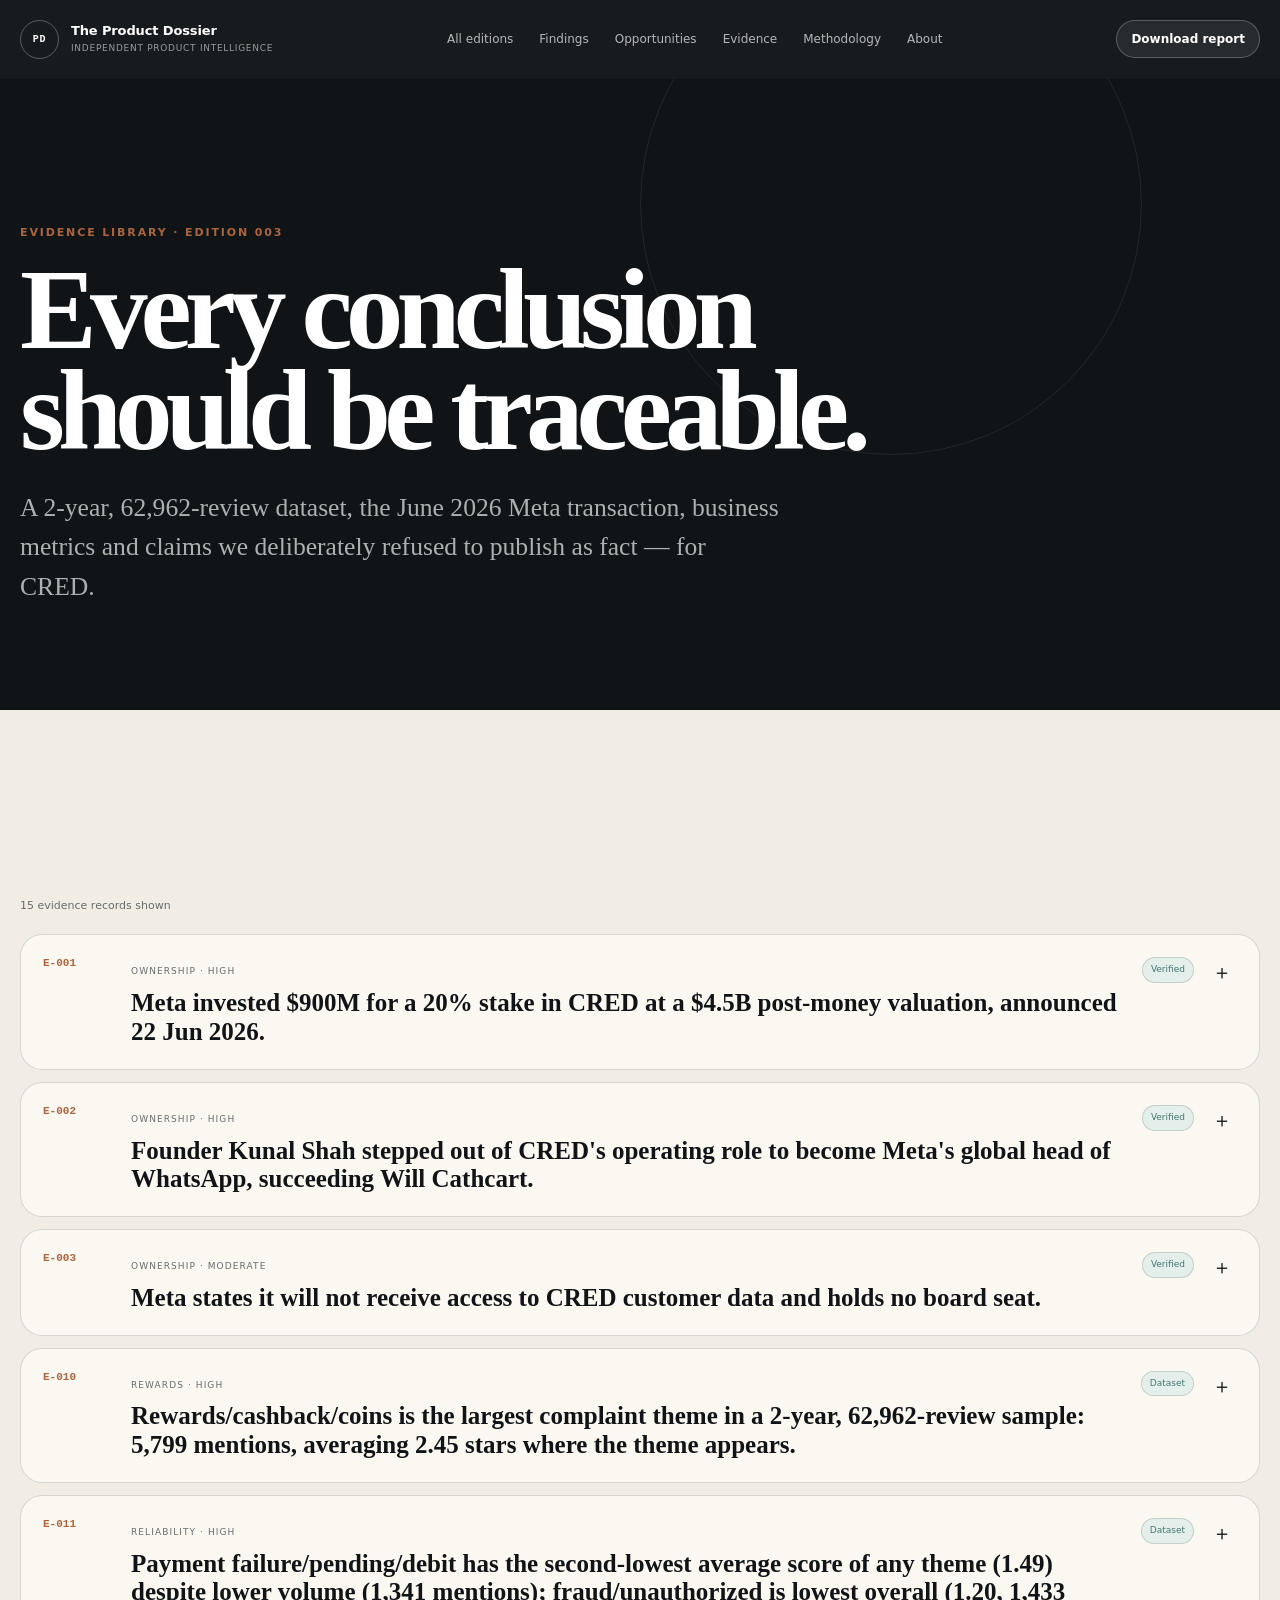
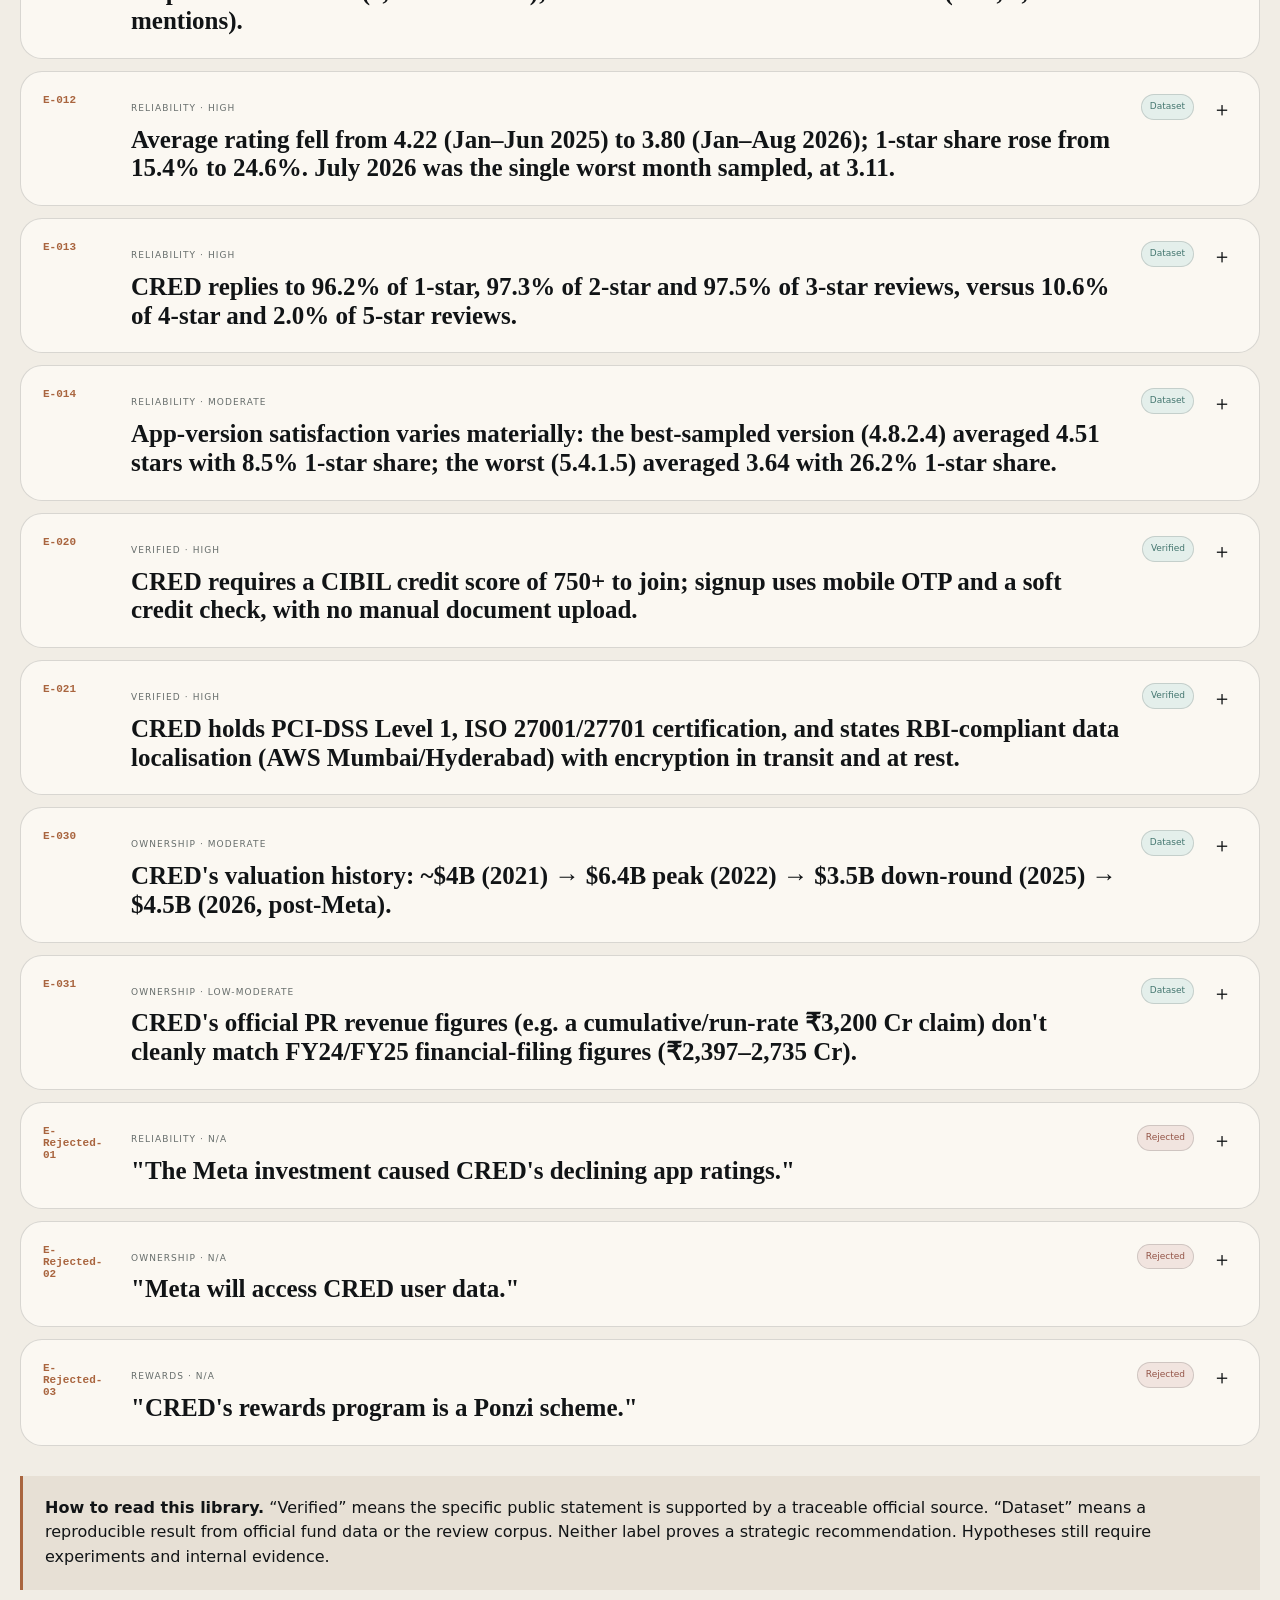
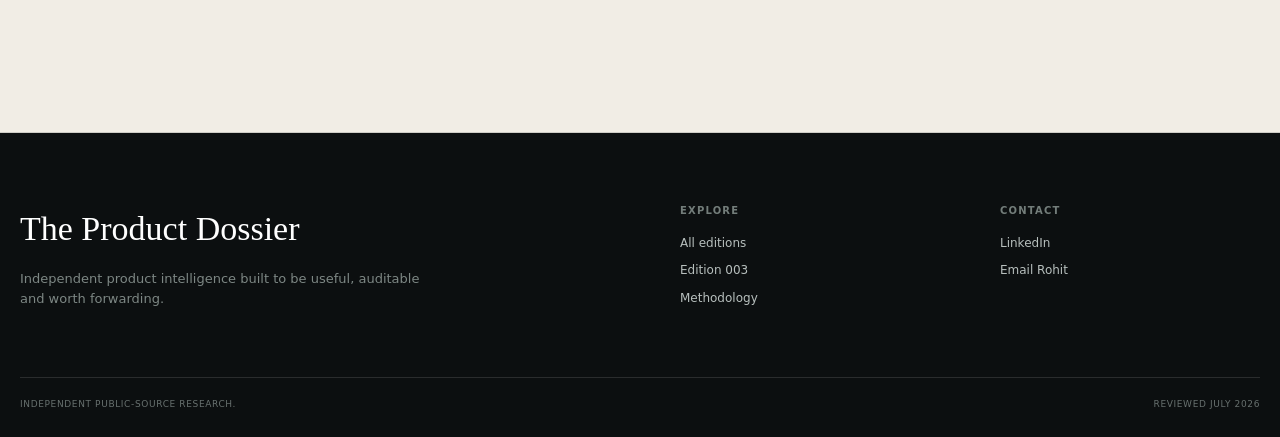
<file: evidence-003.html>
<!doctype html>
<html lang="en">
<head>
  <meta charset="utf-8"><meta name="viewport" content="width=device-width,initial-scale=1">
  <title>Evidence Library — CRED | The Product Dossier</title>
  <meta name="description" content="Search the verified facts, dataset findings, hypotheses, limitations and rejected claims behind the CRED product dossier.">
  <meta name="theme-color" content="#111416">
  <meta property="og:title" content="Evidence Library — CRED"><meta property="og:image" content="https://delta-exchange-product-dossier.vercel.app/social-card.jpg">
  <link rel="icon" href="favicon.svg" type="image/svg+xml"><style>
:root {
  --paper: #f1ede5;
  --paper-deep: #e7e0d5;
  --surface: #fbf8f2;
  --ink: #111416;
  --ink-2: #242a2b;
  --muted: #666d6b;
  --line: rgba(17,20,22,.15);
  --line-light: rgba(255,255,255,.14);
  --copper: #a9653f;
  --copper-light: #d0a07f;
  --teal: #44766f;
  --teal-light: #9ac0b9;
  --blue: #54708b;
  --amber: #a47d35;
  --red: #945548;
  --dark: #111416;
  --dark-2: #171c1e;
  --white: #f8f4ec;
  --serif: "Iowan Old Style", "Palatino Linotype", Palatino, Georgia, serif;
  --sans: Inter, ui-sans-serif, system-ui, -apple-system, BlinkMacSystemFont, "Segoe UI", sans-serif;
  --mono: "SFMono-Regular", Consolas, "Liberation Mono", monospace;
  --content: 1240px;
  --radius-xl: 30px;
  --radius-lg: 22px;
  --radius-md: 16px;
  --shadow: 0 24px 80px rgba(12, 15, 16, .12);
}

* { box-sizing: border-box; }
html { scroll-behavior: smooth; background: var(--paper); }
body { margin: 0; color: var(--ink); background: var(--paper); font-family: var(--sans); line-height: 1.55; text-rendering: optimizeLegibility; overflow-x: hidden; }
body.menu-open { overflow: hidden; }
a { color: inherit; }
img, svg { max-width: 100%; }
button, input, select { font: inherit; }
::selection { background: var(--copper); color: white; }

.skip-link { position: fixed; left: 16px; top: -80px; z-index: 1000; background: white; color: #111; padding: 10px 14px; border-radius: 999px; text-decoration: none; }
.skip-link:focus { top: 16px; }
.container { width: min(calc(100% - 40px), var(--content)); margin-inline: auto; }
.section { padding: 112px 0; border-bottom: 1px solid var(--line); position: relative; }
.dark-section { color: var(--white); background: var(--dark); border-color: var(--line-light); }
.section-grid { display: grid; grid-template-columns: 160px minmax(0, 1fr); gap: 76px; align-items: start; }
.section-intro { margin-bottom: 54px; }
.split-intro { display: grid; grid-template-columns: minmax(0, 1.45fr) minmax(320px, .7fr); gap: 80px; align-items: end; }
.section-label, .eyebrow, .overline { font-size: 11px; letter-spacing: .17em; text-transform: uppercase; font-weight: 820; color: var(--copper); }
.section-label.light { color: var(--copper-light); }
.display-heading { font-family: var(--serif); font-size: clamp(42px, 5.7vw, 78px); line-height: .99; letter-spacing: -.045em; margin: 12px 0 0; max-width: 1000px; font-weight: 700; }
.display-heading.light { color: var(--white); }
.section-lede { max-width: 880px; font-family: var(--serif); font-size: clamp(21px, 2.2vw, 30px); line-height: 1.42; color: var(--ink-2); margin: 26px 0 0; }
.section-copy { margin: 0; color: var(--muted); font-size: 15px; max-width: 560px; }
.section-copy.light-soft, .light-soft { color: #aeb6b4; }

.reading-progress { position: fixed; left: 0; right: 0; top: 0; height: 3px; background: transparent; z-index: 1000; pointer-events: none; }
.reading-progress span { display: block; height: 100%; width: 0; background: var(--copper); transform-origin: left; }

.site-header { position: fixed; top: 0; left: 0; right: 0; z-index: 100; border-bottom: 1px solid transparent; transition: background .35s ease, border-color .35s ease, transform .35s ease; color: white; }
.site-header.scrolled { background: rgba(17,20,22,.92); backdrop-filter: blur(18px); border-color: rgba(255,255,255,.12); }
.header-inner { min-height: 78px; display: flex; align-items: center; justify-content: space-between; gap: 24px; }
.brand { display: inline-flex; align-items: center; gap: 12px; text-decoration: none; }
.brand-mark { width: 39px; height: 39px; border: 1px solid rgba(255,255,255,.28); border-radius: 50%; display: grid; place-items: center; font: 700 10px var(--mono); letter-spacing: .08em; }
.brand-copy { display: flex; flex-direction: column; line-height: 1.1; }
.brand-copy strong { font-size: 13px; letter-spacing: -.01em; }
.brand-copy small { font-size: 9px; color: rgba(255,255,255,.56); margin-top: 5px; letter-spacing: .08em; text-transform: uppercase; }
.desktop-nav { display: flex; align-items: center; gap: 26px; }
.desktop-nav a { text-decoration: none; font-size: 12px; color: rgba(255,255,255,.68); transition: color .2s ease; }
.desktop-nav a:hover { color: white; }
.header-actions { display: flex; align-items: center; gap: 10px; }
.menu-button { display: none; border: 1px solid rgba(255,255,255,.3); background: transparent; width: 42px; height: 42px; border-radius: 50%; padding: 0; position: relative; }
.menu-button span { position: absolute; width: 15px; height: 1px; background: white; left: 13px; transition: transform .25s ease, top .25s ease; }
.menu-button span:first-child { top: 16px; }
.menu-button span:last-child { top: 23px; }
.menu-button[aria-expanded="true"] span:first-child { top: 20px; transform: rotate(45deg); }
.menu-button[aria-expanded="true"] span:last-child { top: 20px; transform: rotate(-45deg); }
.mobile-menu { display: none; position: fixed; inset: 0; z-index: 90; background: var(--dark); color: white; padding: 110px 28px 40px; }
.mobile-menu.open { display: block; }
.mobile-menu a { display: block; text-decoration: none; font-family: var(--serif); font-size: 38px; padding: 16px 0; border-bottom: 1px solid rgba(255,255,255,.14); }

.button { display: inline-flex; align-items: center; justify-content: center; min-height: 46px; padding: 11px 19px; border-radius: 999px; border: 1px solid var(--ink); text-decoration: none; font-size: 12px; font-weight: 750; cursor: pointer; transition: transform .22s ease, background .22s ease, color .22s ease, border-color .22s ease; }
.button:hover { transform: translateY(-2px); }
.button.small { min-height: 38px; padding: 8px 14px; }
.button-primary { background: var(--ink); color: white; }
.button-quiet { background: rgba(255,255,255,.07); color: inherit; border-color: rgba(255,255,255,.24); }
.button-ghost { background: transparent; color: var(--ink); border-color: var(--line); }
.hero .button-ghost { color: white; border-color: rgba(255,255,255,.25); }
.light-button { color: white; border-color: rgba(255,255,255,.26); }
.text-link { color: inherit; font-size: 12px; font-weight: 750; text-underline-offset: 5px; }

.hero { min-height: 100svh; padding: 150px 0 94px; background: #0f1214; color: white; display: flex; align-items: center; position: relative; overflow: hidden; }
.hero-noise { position: absolute; inset: 0; opacity: .08; background-image: url("data:image/svg+xml,%3Csvg viewBox='0 0 220 220' xmlns='http://www.w3.org/2000/svg'%3E%3Cfilter id='n'%3E%3CfeTurbulence type='fractalNoise' baseFrequency='.8' numOctaves='3' stitchTiles='stitch'/%3E%3C/filter%3E%3Crect width='100%25' height='100%25' filter='url(%23n)' opacity='.55'/%3E%3C/svg%3E"); pointer-events: none; }
.hero::after { content: ""; position: absolute; inset: auto -15vw -45vh 40vw; height: 88vh; background: radial-gradient(circle, rgba(169,101,63,.22), transparent 67%); pointer-events: none; }
.hero-orbit { position: absolute; border: 1px solid rgba(255,255,255,.09); border-radius: 50%; pointer-events: none; }
.orbit-one { width: 580px; height: 580px; right: -120px; top: 90px; }
.orbit-two { width: 330px; height: 330px; right: 20px; top: 210px; border-color: rgba(169,101,63,.25); }
.hero-grid { display: grid; grid-template-columns: minmax(0, 1.4fr) minmax(330px, .62fr); gap: 84px; align-items: end; position: relative; z-index: 2; }
.hero-title { font-family: var(--serif); font-size: clamp(72px, 10.5vw, 150px); line-height: .82; letter-spacing: -.065em; margin: 24px 0 34px; max-width: 980px; font-weight: 700; }
.hero-title .word { display: inline-block; overflow: hidden; padding-bottom: .1em; margin-bottom: -.1em; }
.hero-title .word-inner { display: inline-block; transform: translateY(115%); animation: wordReveal .95s cubic-bezier(.2,.75,.15,1) forwards; }
@keyframes wordReveal { to { transform: translateY(0); } }
.hero-deck { max-width: 790px; font-family: var(--serif); font-size: clamp(20px, 2vw, 29px); line-height: 1.45; color: #bbc1bf; margin: 0; }
.hero-actions { display: flex; flex-wrap: wrap; gap: 10px; margin-top: 34px; }
.hero-meta { display: flex; flex-wrap: wrap; gap: 12px 28px; margin-top: 38px; padding-top: 23px; border-top: 1px solid rgba(255,255,255,.14); font-size: 10px; text-transform: uppercase; letter-spacing: .11em; color: rgba(255,255,255,.52); }
.hero-dossier-card { border: 1px solid rgba(255,255,255,.18); background: rgba(255,255,255,.055); backdrop-filter: blur(15px); border-radius: var(--radius-xl); padding: 28px; box-shadow: var(--shadow); }
.card-topline { display: flex; justify-content: space-between; font-size: 9px; color: rgba(255,255,255,.5); text-transform: uppercase; letter-spacing: .14em; }
.hero-dossier-card > p { font-family: var(--serif); font-size: 25px; line-height: 1.35; margin: 28px 0 34px; }
.mini-grid { display: grid; grid-template-columns: 1fr 1fr; gap: 18px; border-top: 1px solid rgba(255,255,255,.14); padding-top: 22px; }
.mini-grid strong { display: block; font-size: 15px; }
.mini-grid span { display: block; font-size: 9px; color: rgba(255,255,255,.48); margin-top: 4px; text-transform: uppercase; letter-spacing: .08em; }
.scroll-cue { position: absolute; left: 50%; bottom: 23px; transform: translateX(-50%); z-index: 2; display: flex; flex-direction: column; align-items: center; gap: 8px; font-size: 9px; text-transform: uppercase; letter-spacing: .14em; color: rgba(255,255,255,.46); }
.scroll-cue i { display: block; width: 1px; height: 28px; background: linear-gradient(white, transparent); animation: scrollPulse 1.8s infinite; }
@keyframes scrollPulse { 0%,100% { transform: scaleY(.45); transform-origin: top; opacity: .3; } 50% { transform: scaleY(1); opacity: 1; } }

.thesis-section { background: var(--surface); }
.thesis-chain { margin-top: 58px; border-top: 1px solid var(--ink); }
.chain-step { display: grid; grid-template-columns: 60px 250px minmax(0,1fr); gap: 30px; align-items: start; padding: 25px 0; border-bottom: 1px solid var(--line); }
.chain-step > span { color: var(--copper); font: 600 12px var(--mono); }
.chain-step h3 { margin: 0; font-size: 17px; }
.chain-step p { margin: 0; color: var(--muted); max-width: 580px; }
.pull-quote { margin: 72px 0 0; padding-left: 25px; border-left: 3px solid var(--copper); font-family: var(--serif); font-size: clamp(34px,4vw,59px); line-height: 1.1; max-width: 860px; }

.data-section { overflow: hidden; }
.stat-marquee { display: grid; grid-template-columns: repeat(5,1fr); border-top: 1px solid var(--line-light); border-bottom: 1px solid var(--line-light); margin: 68px 0; }
.stat-card { min-height: 155px; padding: 28px 18px; border-right: 1px solid var(--line-light); display: flex; flex-direction: column; justify-content: space-between; }
.stat-card:last-child { border-right: 0; }
.stat-card strong { font-family: var(--serif); font-size: clamp(38px,4vw,62px); line-height: 1; }
.stat-card span { font-size: 10px; text-transform: uppercase; letter-spacing: .11em; color: #8f9996; }
.chart-grid { display: grid; grid-template-columns: 1.2fr .8fr; gap: 20px; }
.data-card { border: 1px solid var(--line-light); border-radius: var(--radius-lg); padding: 28px; background: rgba(255,255,255,.035); }
.data-card-head { display: flex; justify-content: space-between; gap: 22px; align-items: start; margin-bottom: 28px; }
.data-card h3 { font-family: var(--serif); font-size: 30px; margin: 8px 0 0; }
.data-card .eyebrow { color: var(--copper-light); }
.data-note { color: #7e8886; font: 10px var(--mono); }
.data-card > p { margin: 25px 0 0; color: #9ca5a3; font-size: 13px; }
.rating-chart { height: 260px; display: grid; grid-template-columns: repeat(5,1fr); gap: 13px; align-items: end; padding-top: 16px; }
.rating-column { height: 100%; display: flex; flex-direction: column; justify-content: flex-end; align-items: center; gap: 9px; }
.rating-bar { width: 100%; max-width: 72px; border-radius: 9px 9px 2px 2px; background: linear-gradient(to top, var(--copper), #d29e7c); min-height: 3px; transform-origin: bottom; transform: scaleY(0); transition: transform 1s cubic-bezier(.2,.7,.2,1); }
.rating-chart.visible .rating-bar { transform: scaleY(1); }
.rating-column strong { font-size: 11px; }
.rating-column span { font-size: 9px; color: #858e8c; text-transform: uppercase; }
.quality-meters { display: grid; gap: 24px; margin-top: 34px; }
.quality-meters > div { display: grid; grid-template-columns: 1fr auto; gap: 8px; align-items: end; }
.quality-meters span { font-size: 12px; color: #a9b1af; }
.quality-meters strong { font: 600 13px var(--mono); }
.quality-meters i { grid-column: 1/-1; height: 4px; background: rgba(255,255,255,.1); position: relative; overflow: hidden; }
.quality-meters i::after { content:""; position: absolute; inset: 0 auto 0 0; width: var(--value); background: var(--teal-light); transform: scaleX(0); transform-origin: left; transition: transform 1.2s ease; }
.data-card.visible .quality-meters i::after { transform: scaleX(1); }

.complaint-section { background: var(--paper); }
.complaint-layout { display: grid; grid-template-columns: minmax(0,1fr) 330px; gap: 48px; margin-top: 60px; align-items: start; }
.complaint-bars { display: grid; gap: 17px; }
.complaint-row { display: grid; grid-template-columns: 250px minmax(0,1fr) 60px; gap: 18px; align-items: center; }
.complaint-row label { font-size: 12px; }
.complaint-track { height: 10px; background: rgba(17,20,22,.08); overflow: hidden; border-radius: 99px; }
.complaint-track i { display: block; height: 100%; background: var(--copper); border-radius: inherit; transform: scaleX(0); transform-origin: left; transition: transform 1.1s cubic-bezier(.2,.7,.2,1); }
.complaint-bars.visible .complaint-track i { transform: scaleX(1); }
.complaint-row strong { font: 600 11px var(--mono); text-align: right; }
.system-insight { position: sticky; top: 115px; padding: 27px; background: var(--ink); color: white; border-radius: var(--radius-lg); }
.system-insight .eyebrow { color: var(--copper-light); }
.system-insight p { font-family: var(--serif); font-size: 25px; line-height: 1.35; margin: 20px 0 28px; }

.strength-grid { display: grid; grid-template-columns: repeat(4,1fr); border-top: 1px solid var(--ink); }
.strength-card { padding: 26px 24px 30px 0; border-right: 1px solid var(--line); min-height: 270px; display: flex; flex-direction: column; }
.strength-card + .strength-card { padding-left: 24px; }
.strength-card:last-child { border-right: 0; }
.strength-card > span { color: var(--copper); font: 600 11px var(--mono); }
.strength-card h3 { font-family: var(--serif); font-size: 28px; line-height: 1.12; margin: auto 0 16px; }
.strength-card p { margin: 0; color: var(--muted); font-size: 13px; }

.opportunity-stack { display: grid; gap: 14px; }
.opportunity-card { display: grid; grid-template-columns: 72px minmax(0,1fr) 180px; gap: 30px; border: 1px solid var(--line-light); border-radius: var(--radius-lg); padding: 30px; background: rgba(255,255,255,.03); transition: background .3s ease, transform .3s ease, border-color .3s ease; }
.opportunity-card:hover { transform: translateY(-3px); background: rgba(255,255,255,.055); border-color: rgba(255,255,255,.25); }
.opp-number { font: 600 16px var(--mono); color: var(--copper-light); }
.opp-copy h3 { font-family: var(--serif); font-size: clamp(30px,3vw,45px); line-height: 1.02; margin: 14px 0; }
.opp-copy > p { color: #a8b0ae; max-width: 760px; margin: 0; }
.opp-test { margin-top: 24px; padding-top: 20px; border-top: 1px solid var(--line-light); display: grid; grid-template-columns: 85px minmax(0,1fr); gap: 20px; font-size: 12px; }
.opp-test strong { color: var(--white); }
.opp-test span { color: #8e9895; }
.opportunity-card aside { border-left: 1px solid var(--line-light); padding-left: 25px; display: flex; flex-direction: column; justify-content: space-between; text-align: right; }
.opportunity-card aside span { font-size: 10px; text-transform: uppercase; letter-spacing: .11em; color: #78827f; }
.opportunity-card aside strong { font-size: 13px; }
.confidence-pill { display: inline-flex; width: fit-content; padding: 5px 9px; border: 1px solid currentColor; border-radius: 999px; font-size: 9px; text-transform: uppercase; letter-spacing: .08em; }
.confidence-pill.high { color: #92bdb4; }
.confidence-pill.medium, .confidence-pill.medium-high { color: #d1b477; }

.receipt-section { background: var(--surface); }
.receipt-demo { margin-top: 60px; border: 1px solid var(--line); border-radius: var(--radius-xl); background: white; box-shadow: var(--shadow); overflow: hidden; }
.receipt-head { display: flex; justify-content: space-between; gap: 20px; padding: 20px 24px; background: var(--ink); color: white; font: 10px var(--mono); text-transform: uppercase; letter-spacing: .08em; }
.receipt-head div { display: flex; align-items: center; gap: 10px; }
.status-dot { width: 8px; height: 8px; border-radius: 50%; background: #7bb29e; box-shadow: 0 0 0 5px rgba(123,178,158,.14); }
.receipt-timeline { list-style: none; padding: 0; margin: 0; }
.receipt-timeline li { display: grid; grid-template-columns: 54px minmax(0,1fr) 120px; gap: 24px; padding: 24px; border-bottom: 1px solid var(--line); align-items: start; position: relative; }
.receipt-timeline li:last-child { border-bottom: 0; }
.receipt-timeline li > span { width: 35px; height: 35px; border: 1px solid var(--line); border-radius: 50%; display: grid; place-items: center; font: 10px var(--mono); color: var(--copper); background: var(--surface); position: relative; z-index: 2; }
.receipt-timeline li:not(:last-child)::after { content:""; position: absolute; left: 41px; top: 59px; bottom: -24px; width: 1px; background: var(--line); }
.receipt-timeline strong { font-size: 14px; }
.receipt-timeline p { margin: 6px 0 0; color: var(--muted); font-size: 12px; }
.receipt-timeline time { font: 10px var(--mono); color: var(--muted); text-align: right; }
.concept-guardrail { margin-top: 24px; padding: 18px 20px; border-left: 3px solid var(--copper); background: var(--paper-deep); font-size: 13px; }

.roadmap { border-top: 1px solid var(--ink); }
.roadmap-row { display: grid; grid-template-columns: 145px minmax(0,1fr) 280px; gap: 40px; padding: 30px 0; border-bottom: 1px solid var(--line); align-items: start; }
.roadmap-time { font: 650 11px var(--mono); color: var(--copper); }
.roadmap-row h3 { margin: 0; font-family: var(--serif); font-size: 28px; }
.roadmap-row p { margin: 9px 0 0; color: var(--muted); }
.roadmap-row aside { color: var(--muted); font-size: 12px; }

.rejection-grid { display: grid; grid-template-columns: repeat(3,1fr); gap: 16px; margin: 50px 0 34px; }
.rejection-card { border: 1px solid var(--line-light); border-radius: var(--radius-lg); padding: 25px; min-height: 300px; display: flex; flex-direction: column; }
.rejection-card > span { color: #d39d8f; font-size: 9px; text-transform: uppercase; letter-spacing: .12em; }
.rejection-card h3 { font-family: var(--serif); font-size: 26px; line-height: 1.14; margin: auto 0 18px; }
.rejection-card p { color: #9ba4a1; font-size: 12px; margin: 0; }

.download-grid { display: grid; grid-template-columns: repeat(3,1fr); gap: 18px; }
.download-card { min-height: 310px; display: flex; flex-direction: column; text-decoration: none; border: 1px solid var(--line); border-radius: var(--radius-lg); padding: 26px; background: var(--surface); transition: transform .25s ease, box-shadow .25s ease, background .25s ease; }
.download-card:hover { transform: translateY(-5px); box-shadow: var(--shadow); background: white; }
.download-card > span { font-size: 9px; text-transform: uppercase; letter-spacing: .12em; color: var(--copper); }
.download-card h3 { font-family: var(--serif); font-size: 31px; line-height: 1.1; margin: auto 0 14px; }
.download-card p { color: var(--muted); font-size: 13px; margin: 0; }
.download-card i { margin-top: 25px; font-style: normal; font-size: 11px; font-weight: 750; }

.author-section { background: var(--paper-deep); }
.author-grid { display: grid; grid-template-columns: minmax(260px,.72fr) minmax(0,1.28fr); gap: 80px; align-items: center; }
.author-image-wrap { height: 630px; border-radius: var(--radius-xl); overflow: hidden; box-shadow: var(--shadow); }
.author-image-wrap img { width: 100%; height: 100%; object-fit: cover; }
.author-copy h2 { font-family: var(--serif); font-size: clamp(56px,7vw,92px); letter-spacing: -.05em; line-height: .95; margin: 14px 0 28px; }
.author-copy > p { font-family: var(--serif); font-size: clamp(20px,2.2vw,29px); line-height: 1.45; max-width: 760px; }
.author-copy .author-note { font-family: var(--sans); font-size: 12px; color: var(--muted); }
.author-actions { display: flex; flex-wrap: wrap; gap: 10px; margin-top: 32px; }
.author-section .button-quiet { color: var(--ink); border-color: var(--line); background: rgba(255,255,255,.3); }

.site-footer { background: #0c0f10; color: white; padding: 70px 0 25px; }
.footer-grid { display: grid; grid-template-columns: 1.5fr .65fr .65fr; gap: 60px; }
.footer-brand { font-family: var(--serif); font-size: 34px; text-decoration: none; }
.footer-grid p { color: #7d8784; max-width: 420px; font-size: 13px; }
.footer-grid strong { display: block; font-size: 10px; text-transform: uppercase; letter-spacing: .12em; color: #737d7a; margin-bottom: 15px; }
.footer-grid > div:not(:first-child) a { display: block; text-decoration: none; color: #b7bfbd; font-size: 12px; margin: 9px 0; }
.footer-bottom { display: flex; justify-content: space-between; gap: 30px; border-top: 1px solid rgba(255,255,255,.12); margin-top: 55px; padding-top: 20px; font-size: 9px; color: #68716f; text-transform: uppercase; letter-spacing: .07em; }

.section-indicator { position: fixed; right: 22px; top: 50%; transform: translateY(-50%); z-index: 70; color: white; display: flex; align-items: center; gap: 10px; mix-blend-mode: difference; pointer-events: none; }
.section-indicator span { writing-mode: vertical-rl; font-size: 8px; text-transform: uppercase; letter-spacing: .15em; }
.section-indicator i { height: 65px; width: 1px; background: currentColor; opacity: .35; }
.back-to-top { position: fixed; right: 24px; bottom: 24px; z-index: 80; width: 44px; height: 44px; border-radius: 50%; border: 1px solid rgba(255,255,255,.22); background: rgba(17,20,22,.88); color: white; opacity: 0; transform: translateY(15px); pointer-events: none; transition: opacity .25s ease, transform .25s ease; }
.back-to-top.visible { opacity: 1; transform: none; pointer-events: auto; }

.reveal { opacity: 0; transform: translateY(24px); transition: opacity .8s ease, transform .8s cubic-bezier(.2,.7,.2,1); }
.reveal.visible { opacity: 1; transform: none; }

/* Inner pages */
.inner-page { background: var(--paper); }
.inner-page .site-header { position: sticky; background: rgba(17,20,22,.97); }
.page-hero { padding: 145px 0 78px; background: var(--dark); color: white; position: relative; overflow: hidden; }
.page-hero::after { content:""; position:absolute; inset:-20% -10% auto 50%; width:500px; height:500px; border:1px solid rgba(255,255,255,.08); border-radius:50%; }
.page-title { font-family: var(--serif); font-size: clamp(60px,9vw,120px); line-height: .88; letter-spacing: -.06em; margin: 18px 0 26px; max-width: 1000px; }
.page-deck { font-family: var(--serif); font-size: clamp(19px,2vw,28px); max-width: 760px; color: #aab2b0; }
.content-shell { display: grid; grid-template-columns: 250px minmax(0,1fr); gap: 70px; }
.sticky-nav { position: sticky; top: 110px; align-self: start; }
.sticky-nav a { display:block; padding:10px 0; color:var(--muted); text-decoration:none; font-size:12px; border-bottom:1px solid var(--line); }
.prose-section { padding: 10px 0 60px; }
.prose-section h2 { font-family:var(--serif); font-size:clamp(38px,4vw,58px); line-height:1.05; margin:0 0 22px; }
.prose-section h3 { font-family:var(--serif); font-size:30px; margin:36px 0 12px; }
.prose-section p { color:var(--muted); max-width:800px; }
.method-grid { display:grid; grid-template-columns:repeat(2,1fr); gap:16px; margin-top:30px; }
.method-card { border:1px solid var(--line); border-radius:var(--radius-lg); padding:24px; background:var(--surface); }
.method-card span { color:var(--copper); font:600 10px var(--mono); }
.method-card h3 { margin:16px 0 10px; font-family:var(--serif); font-size:27px; }
.method-card p { margin:0; font-size:13px; }
.notice { padding:20px 22px; border-left:3px solid var(--copper); background:var(--paper-deep); margin:30px 0; }

.evidence-toolbar { display:flex; flex-wrap:wrap; gap:12px; justify-content:space-between; margin-bottom:25px; }
.search-field { flex:1 1 330px; position:relative; }
.search-field input { width:100%; min-height:50px; border:1px solid var(--line); background:var(--surface); border-radius:999px; padding:0 18px 0 42px; color:var(--ink); }
.search-field::before { content:"⌕"; position:absolute; left:17px; top:11px; font-size:20px; color:var(--muted); }
.filter-row { display:flex; flex-wrap:wrap; gap:7px; }
.filter-button { border:1px solid var(--line); background:transparent; border-radius:999px; padding:9px 12px; font-size:10px; cursor:pointer; }
.filter-button.active { background:var(--ink); color:white; border-color:var(--ink); }
.evidence-count { font-size:11px; color:var(--muted); margin:0 0 20px; }
.evidence-grid { display:grid; gap:12px; }
.evidence-card { border:1px solid var(--line); border-radius:var(--radius-lg); background:var(--surface); overflow:hidden; }
.evidence-summary { width:100%; border:0; background:transparent; color:inherit; padding:22px; display:grid; grid-template-columns:70px minmax(0,1fr) auto 25px; gap:18px; text-align:left; align-items:start; cursor:pointer; }
.evidence-id { font:600 11px var(--mono); color:var(--copper); }
.evidence-category { font-size:9px; text-transform:uppercase; letter-spacing:.12em; color:var(--muted); }
.evidence-summary h3 { font-family:var(--serif); font-size:25px; line-height:1.15; margin:7px 0 0; }
.evidence-tag { padding:5px 8px; border-radius:999px; border:1px solid var(--line); font-size:9px; white-space:nowrap; }
.evidence-tag.Verified, .evidence-tag.Dataset { color:var(--teal); background:#e4efeb; }
.evidence-tag.Hypothesis { color:var(--amber); background:#f1ead7; }
.evidence-tag.Rejected { color:var(--red); background:#f1e4df; }
.chevron { font-size:20px; transition:transform .2s ease; }
.evidence-card.open .chevron { transform:rotate(45deg); }
.evidence-detail { display:none; grid-template-columns:repeat(2,1fr); gap:1px; background:var(--line); border-top:1px solid var(--line); }
.evidence-card.open .evidence-detail { display:grid; }
.detail-block { background:var(--surface); padding:22px; }
.detail-block strong { display:block; font-size:10px; text-transform:uppercase; letter-spacing:.1em; color:var(--copper); margin-bottom:10px; }
.detail-block p { margin:0; color:var(--muted); font-size:13px; }
.detail-block a { color:var(--ink); }
.empty-state { padding:50px; border:1px dashed var(--line); border-radius:var(--radius-lg); text-align:center; color:var(--muted); }

.about-grid { display:grid; grid-template-columns:.75fr 1.25fr; gap:80px; align-items:start; }
.about-photo { border-radius:var(--radius-xl); overflow:hidden; position:sticky; top:110px; }
.about-photo img { display:block; width:100%; }
.about-copy h2 { font-family:var(--serif); font-size:clamp(46px,5vw,74px); line-height:1; margin:0 0 26px; }
.about-copy .large-copy { font-family:var(--serif); font-size:clamp(21px,2vw,29px); line-height:1.45; color:var(--ink-2); }
.principle-list { border-top:1px solid var(--ink); margin-top:45px; }
.principle-list article { display:grid; grid-template-columns:55px 180px 1fr; gap:25px; padding:22px 0; border-bottom:1px solid var(--line); }
.principle-list span { color:var(--copper); font:600 10px var(--mono); }
.principle-list h3 { margin:0; font-size:15px; }
.principle-list p { margin:0; color:var(--muted); font-size:13px; }

@media (max-width: 1050px) {
  .desktop-nav { display:none; }
  .menu-button { display:block; }
  .hero-grid { grid-template-columns:1fr; gap:50px; }
  .hero-dossier-card { max-width:600px; }
  .section-grid { grid-template-columns:1fr; gap:25px; }
  .split-intro { grid-template-columns:1fr; gap:25px; }
  .stat-marquee { grid-template-columns:repeat(3,1fr); }
  .stat-card:nth-child(3) { border-right:0; }
  .chart-grid, .complaint-layout { grid-template-columns:1fr; }
  .system-insight { position:relative; top:auto; }
  .strength-grid { grid-template-columns:repeat(2,1fr); }
  .strength-card:nth-child(2) { border-right:0; }
  .strength-card:nth-child(n+3) { border-top:1px solid var(--line); }
  .opportunity-card { grid-template-columns:55px minmax(0,1fr); }
  .opportunity-card aside { grid-column:2; border-left:0; border-top:1px solid var(--line-light); padding:16px 0 0; flex-direction:row; text-align:left; }
  .rejection-grid, .download-grid { grid-template-columns:1fr; }
  .author-grid { grid-template-columns:.8fr 1.2fr; gap:45px; }
  .content-shell { grid-template-columns:1fr; }
  .sticky-nav { display:none; }
}

@media (max-width: 720px) {
  .container { width:min(calc(100% - 28px), var(--content)); }
  .section { padding:78px 0; }
  .header-inner { min-height:68px; }
  .brand-copy small { display:none; }
  .header-actions .button { display:none; }
  .hero { min-height:auto; padding:125px 0 90px; }
  .hero-title { font-size:clamp(64px,20vw,100px); }
  .hero-deck { font-size:21px; }
  .hero-meta { display:grid; grid-template-columns:1fr; gap:9px; }
  .hero-dossier-card > p { font-size:22px; }
  .display-heading { font-size:48px; }
  .section-lede { font-size:21px; }
  .chain-step { grid-template-columns:38px minmax(0,1fr); gap:18px; }
  .chain-step p { grid-column:2; }
  .pull-quote { font-size:36px; margin-top:50px; }
  .stat-marquee { grid-template-columns:1fr 1fr; }
  .stat-card { min-height:130px; border-bottom:1px solid var(--line-light); }
  .stat-card:nth-child(2n) { border-right:0; }
  .stat-card:last-child { grid-column:1/-1; }
  .chart-grid { gap:12px; }
  .data-card { padding:20px; }
  .rating-chart { height:220px; gap:8px; }
  .complaint-row { grid-template-columns:1fr 45px; gap:8px 12px; }
  .complaint-track { grid-column:1/-1; grid-row:2; }
  .strength-grid { grid-template-columns:1fr; }
  .strength-card, .strength-card + .strength-card { padding:24px 0; border-right:0; border-top:1px solid var(--line); min-height:230px; }
  .opportunity-card { grid-template-columns:1fr; gap:18px; padding:23px; }
  .opp-number { font-size:12px; }
  .opportunity-card aside { grid-column:1; }
  .opp-test { grid-template-columns:1fr; gap:7px; }
  .receipt-timeline li { grid-template-columns:42px 1fr; gap:15px; }
  .receipt-timeline time { grid-column:2; text-align:left; }
  .receipt-timeline li:not(:last-child)::after { left:32px; }
  .roadmap-row { grid-template-columns:1fr; gap:12px; }
  .roadmap-row aside { padding-top:12px; border-top:1px solid var(--line); }
  .author-grid, .about-grid { grid-template-columns:1fr; }
  .author-image-wrap { height:490px; }
  .footer-grid { grid-template-columns:1fr 1fr; }
  .footer-grid > div:first-child { grid-column:1/-1; }
  .footer-bottom { flex-direction:column; }
  .section-indicator { display:none; }
  .method-grid { grid-template-columns:1fr; }
  .evidence-summary { grid-template-columns:52px minmax(0,1fr) 24px; }
  .evidence-tag { grid-column:2; width:fit-content; }
  .chevron { grid-column:3; grid-row:1; }
  .evidence-detail { grid-template-columns:1fr; }
  .principle-list article { grid-template-columns:40px 1fr; }
  .principle-list p { grid-column:2; }
}

@media (prefers-reduced-motion: reduce) {
  html { scroll-behavior:auto; }
  *, *::before, *::after { animation-duration:.01ms !important; animation-iteration-count:1 !important; transition-duration:.01ms !important; }
  .reveal { opacity:1; transform:none; }
  .hero-title .word-inner { transform:none; }
}

</style>
</head>
<body class="inner-page">
<a class="skip-link" href="#main">Skip to content</a>
<header class="site-header scrolled" data-header><div class="container header-inner"><a class="brand" href="index.html"><span class="brand-mark">PD</span><span class="brand-copy"><strong>The Product Dossier</strong><small>Independent product intelligence</small></span></a><nav class="desktop-nav"><a href="index.html">All editions</a><a href="edition-003.html#findings">Findings</a><a href="edition-003.html#opportunities">Opportunities</a><a href="evidence-003.html">Evidence</a><a href="methodology-003.html">Methodology</a><a href="about.html">About</a></nav><div class="header-actions"><a class="button button-quiet small" href="cred-evidence-summary.pdf">Download report</a><button class="menu-button" type="button" aria-label="Open navigation" aria-expanded="false" data-menu-button><span></span><span></span></button></div></div></header>
<nav class="mobile-menu" data-mobile-menu><a href="index.html">All editions</a><a href="edition-003.html">Edition 003</a><a href="evidence-003.html">Evidence</a><a href="methodology-003.html">Methodology</a><a href="about.html">About</a></nav>
<main id="main">
  <section class="page-hero"><div class="container"><div class="overline reveal">Evidence library · Edition 003</div><h1 class="page-title reveal">Every conclusion should be traceable.</h1><p class="page-deck reveal">A 2-year, 62,962-review dataset, the June 2026 Meta transaction, business metrics and claims we deliberately refused to publish as fact — for CRED.</p></div></section>
  <section class="section"><div class="container">
    <div class="evidence-toolbar reveal"><div class="search-field"><input type="search" placeholder="Search claims, categories or implications…" aria-label="Search evidence" data-evidence-search></div><div class="filter-row" aria-label="Evidence filters"><button class="filter-button" data-filter="All">All</button><button class="filter-button" data-filter="Verified">Verified</button><button class="filter-button" data-filter="Dataset">Dataset</button><button class="filter-button" data-filter="Hypothesis">Hypotheses</button><button class="filter-button" data-filter="Rejected">Rejected</button><button class="filter-button" data-filter="Ownership">Ownership</button><button class="filter-button" data-filter="Rewards">Rewards</button><button class="filter-button" data-filter="Reliability">Reliability</button></div></div>
    <p class="evidence-count" data-evidence-count></p><div class="evidence-grid" data-evidence-grid></div>
    <div class="notice"><strong>How to read this library.</strong> “Verified” means the specific public statement is supported by a traceable official source. “Dataset” means a reproducible result from official fund data or the review corpus. Neither label proves a strategic recommendation. Hypotheses still require experiments and internal evidence.</div>
  </div></section>
</main>
<footer class="site-footer"><div class="container footer-grid"><div><a class="footer-brand" href="index.html">The Product Dossier</a><p>Independent product intelligence built to be useful, auditable and worth forwarding.</p></div><div><strong>Explore</strong><a href="index.html">All editions</a><a href="edition-003.html">Edition 003</a><a href="methodology-003.html">Methodology</a></div><div><strong>Contact</strong><a href="https://www.linkedin.com/in/rohit-singh-panwar" target="_blank" rel="noopener noreferrer">LinkedIn</a><a href="mailto:rohitsinghpanwar190796@gmail.com?subject=The%20Product%20Dossier%20%E2%80%94%20CRED">Email Rohit</a></div></div><div class="container footer-bottom"><span>Independent public-source research.</span><span>Reviewed July 2026</span></div></footer>
<button class="back-to-top" type="button" data-back-to-top>↑</button>

<script>
window.EVIDENCE_DATA = [
  {
    id: 'E-001', category: 'Ownership', status: 'Verified', confidence: 'High',
    claim: 'Meta invested $900M for a 20% stake in CRED at a $4.5B post-money valuation, announced 22 Jun 2026.',
    summary: 'The Series H round combined primary capital and secondary share purchases. Confirmed independently by Bloomberg, Reuters/CNBC, Yahoo Finance and FinTech Futures.',
    source: 'Multiple independent press outlets, 22–25 Jun 2026',
    url: 'cred-evidence-summary.pdf',
    counter: 'None — this is corroborated across independent outlets, not solely CRED/Meta press material.',
    implication: 'This is the single largest and most newsworthy event in CRED\'s history to date; treat as established fact, not a rumour.',
    updated: '7 Aug 2026'
  },
  {
    id: 'E-002', category: 'Ownership', status: 'Verified', confidence: 'High',
    claim: 'Founder Kunal Shah stepped out of CRED\'s operating role to become Meta\'s global head of WhatsApp, succeeding Will Cathcart.',
    summary: 'Shah keeps his personal CRED shareholding but is no longer CEO. Miten Sampat, CRED\'s CFO/strategy lead since 2020, is interim CEO.',
    source: 'Bloomberg, CNBC, Mint, multiple press, Jun 2026',
    url: 'cred-evidence-summary.pdf',
    counter: 'None on the fact itself; long-term implications for CRED\'s product direction under interim leadership are unknown.',
    implication: 'A leadership discontinuity worth watching, but not itself evidence of any product or trust problem.',
    updated: '7 Aug 2026'
  },
  {
    id: 'E-003', category: 'Ownership', status: 'Verified', confidence: 'Moderate',
    claim: 'Meta states it will not receive access to CRED customer data and holds no board seat.',
    summary: 'Both companies affirm this publicly. India\'s DPDP Act also constrains data use to consented, lawful purposes.',
    source: 'Official company statements, cited by Bloomberg, FinTech Futures',
    url: 'cred-evidence-summary.pdf',
    counter: 'At least one independent analysis argues the deal\'s real strategic value is Meta\'s access to India\'s affluent financial-data layer via personnel and relationship, even without direct data access — a structural concern, not a documented breach.',
    implication: 'Report as a current, stated pledge. Do not claim it will be violated; do not claim it is proven durable either.',
    updated: '7 Aug 2026'
  },
  {
    id: 'E-010', category: 'Rewards', status: 'Dataset', confidence: 'High',
    claim: 'Rewards/cashback/coins is the largest complaint theme in a 2-year, 62,962-review sample: 5,799 mentions, averaging 2.45 stars where the theme appears.',
    summary: 'Larger by mention volume than support, payment failure, app crashes, fraud, or any other tracked theme.',
    source: 'Independent review-dataset analysis for this edition (Aug 2024–Aug 2026)',
    url: 'cred-evidence-summary.pdf',
    counter: 'Keyword-based theme classification overlaps by design; counts are directional, not a precise, mutually exclusive taxonomy.',
    implication: 'The single highest-leverage target for a trust-focused product intervention.',
    updated: '7 Aug 2026'
  },
  {
    id: 'E-011', category: 'Reliability', status: 'Dataset', confidence: 'High',
    claim: 'Payment failure/pending/debit has the second-lowest average score of any theme (1.49) despite lower volume (1,341 mentions); fraud/unauthorized is lowest overall (1.20, 1,433 mentions).',
    summary: 'Card/bill payment complaints (3,956 mentions, 2.66 avg) add further weight to core money-movement reliability as a major pain point.',
    source: 'Independent review-dataset analysis for this edition',
    url: 'cred-evidence-summary.pdf',
    counter: 'Fraud/unauthorized mentions include both confirmed and merely alleged incidents; the dataset cannot distinguish verified fraud from user misunderstanding.',
    implication: 'Low-volume, high-severity themes (fraud, payment failure) deserve investigation disproportionate to their mention count.',
    updated: '7 Aug 2026'
  },
  {
    id: 'E-012', category: 'Reliability', status: 'Dataset', confidence: 'High',
    claim: 'Average rating fell from 4.22 (Jan–Jun 2025) to 3.80 (Jan–Aug 2026); 1-star share rose from 15.4% to 24.6%. July 2026 was the single worst month sampled, at 3.11.',
    summary: 'This decline was underway well before the June 2026 Meta announcement.',
    source: 'Independent review-dataset analysis for this edition',
    url: 'cred-evidence-summary.pdf',
    counter: 'The dataset cannot establish root cause for the decline, only its timing and its correlation with the complaint themes above.',
    implication: 'Directly rules out "the Meta deal caused declining sentiment" as a supportable claim — see rejected claims.',
    updated: '7 Aug 2026'
  },
  {
    id: 'E-013', category: 'Reliability', status: 'Dataset', confidence: 'High',
    claim: 'CRED replies to 96.2% of 1-star, 97.3% of 2-star and 97.5% of 3-star reviews, versus 10.6% of 4-star and 2.0% of 5-star reviews.',
    summary: 'Reply behaviour is heavily concentrated on unhappy users — consistent with using reviews as a rescue channel rather than a broad engagement surface.',
    source: 'Independent review-dataset analysis for this edition',
    url: 'cred-evidence-summary.pdf',
    counter: 'A rescue-channel pattern is common industry practice, not unique to or necessarily a flaw of CRED.',
    implication: 'Worth testing whether proactive engagement with the 2–3 star middle cohort (already getting replies but not recovering) changes outcomes.',
    updated: '7 Aug 2026'
  },
  {
    id: 'E-014', category: 'Reliability', status: 'Dataset', confidence: 'Moderate',
    claim: 'App-version satisfaction varies materially: the best-sampled version (4.8.2.4) averaged 4.51 stars with 8.5% 1-star share; the worst (5.4.1.5) averaged 3.64 with 26.2% 1-star share.',
    summary: 'Versions with 500+ reviews were compared; several other versions cluster near the weaker end (4.7.5.7 at 3.76, 27.3% 1-star; 5.7.9.6 at 3.80).',
    source: 'Independent review-dataset analysis for this edition',
    url: 'cred-evidence-summary.pdf',
    counter: 'Version-level variation may reflect release quality, changing traffic mix, or device/cohort mix — this dataset can\'t distinguish between those causes.',
    implication: 'A candidate release-health early-warning signal, not yet a diagnosed root cause.',
    updated: '7 Aug 2026'
  },
  {
    id: 'E-020', category: 'Verified', status: 'Verified', confidence: 'High',
    claim: 'CRED requires a CIBIL credit score of 750+ to join; signup uses mobile OTP and a soft credit check, with no manual document upload.',
    summary: 'Confirmed on CRED\'s own site/app listings and corroborated by third-party UX teardowns.',
    source: 'CRED official site/app + independent UX analyses',
    url: 'cred-evidence-summary.pdf',
    counter: 'No official published funnel drop-off data; borderline-score user experience is not independently documented.',
    implication: 'A genuinely low-friction onboarding model worth preserving in any redesign.',
    updated: '7 Aug 2026'
  },
  {
    id: 'E-021', category: 'Verified', status: 'Verified', confidence: 'High',
    claim: 'CRED holds PCI-DSS Level 1, ISO 27001/27701 certification, and states RBI-compliant data localisation (AWS Mumbai/Hyderabad) with encryption in transit and at rest.',
    summary: 'These are independently verifiable certifications, not solely CRED\'s own marketing language.',
    source: 'CRED security/privacy pages',
    url: 'cred-evidence-summary.pdf',
    counter: 'No independent third-party audit report is publicly available to confirm ongoing compliance beyond the certifications themselves.',
    implication: 'A real trust asset; worth foregrounding rather than assuming it\'s doubted by users.',
    updated: '7 Aug 2026'
  },
  {
    id: 'E-030', category: 'Ownership', status: 'Dataset', confidence: 'Moderate',
    claim: 'CRED\'s valuation history: ~$4B (2021) → $6.4B peak (2022) → $3.5B down-round (2025) → $4.5B (2026, post-Meta).',
    summary: 'A meaningful down-round in 2025 preceded the Meta-led recovery in valuation — useful context for reading the 2026 deal.',
    source: 'Press coverage of funding rounds (TechCrunch, Entrackr, FinTech Futures)',
    url: 'cred-evidence-summary.pdf',
    counter: 'None — valuation figures are consistently reported across independent outlets, though exact deal structure (primary vs secondary split) isn\'t fully public.',
    implication: 'The Meta deal reads as a recovery from a down-round, not a first sign of investor confidence.',
    updated: '7 Aug 2026'
  },
  {
    id: 'E-031', category: 'Ownership', status: 'Dataset', confidence: 'Low-Moderate',
    claim: 'CRED\'s official PR revenue figures (e.g. a cumulative/run-rate ₹3,200 Cr claim) don\'t cleanly match FY24/FY25 financial-filing figures (₹2,397–2,735 Cr).',
    summary: 'Likely reflects different accounting bases (cumulative vs annual, or timing differences) rather than evidence of deception.',
    source: 'Cross-reference of CRED PR statements against reported financial filings',
    url: 'cred-evidence-summary.pdf',
    counter: 'No audited public financials are available to resolve the discrepancy definitively.',
    implication: 'Flag as an open reconciliation question, not a credibility claim against CRED.',
    updated: '7 Aug 2026'
  },
  {
    id: 'E-Rejected-01', category: 'Reliability', status: 'Rejected', confidence: 'N/A',
    claim: '"The Meta investment caused CRED\'s declining app ratings."',
    summary: 'The rating decline was already underway across 2025, well before the June 2026 announcement (see E-012). The complaint pattern points to rewards, support and payment reliability, not the ownership change.',
    source: 'Cross-reference of E-001 (deal timing) against E-012 (rating trend timing)',
    url: 'cred-evidence-summary.pdf',
    counter: 'None needed — the timing itself rules this out as currently supportable.',
    implication: 'Do not publish a causal link between the Meta deal and user sentiment without new evidence.',
    updated: '7 Aug 2026'
  },
  {
    id: 'E-Rejected-02', category: 'Ownership', status: 'Rejected', confidence: 'N/A',
    claim: '"Meta will access CRED user data."',
    summary: 'Both companies explicitly deny this today; no evidence of an actual breach or access grant exists.',
    source: 'Cross-reference of E-003 against absence of any reported incident',
    url: 'cred-evidence-summary.pdf',
    counter: 'The narrower, defensible framing — that the deal\'s structure is worth revisiting over time — remains open.',
    implication: 'Report the pledge as current fact; do not assert a future violation.',
    updated: '7 Aug 2026'
  },
  {
    id: 'E-Rejected-03', category: 'Rewards', status: 'Rejected', confidence: 'N/A',
    claim: '"CRED\'s rewards program is a Ponzi scheme."',
    summary: 'Inflammatory language drawn from individual user reviews, not a legal or financial finding. The defensible, evidence-backed claim is narrower: rewards are the largest and most consistently negative complaint theme in the 2-year dataset (E-010).',
    source: 'Cross-reference of individual review language against the aggregate dataset finding',
    url: 'cred-evidence-summary.pdf',
    counter: 'None — no evidence supports the legal/financial claim implied by "Ponzi scheme."',
    implication: 'Use "largest and most negative complaint cluster," never the reviewer\'s own inflammatory framing, in any published material.',
    updated: '7 Aug 2026'
  }
];


</script>
<script>
(() => {
  const reduceMotion = window.matchMedia('(prefers-reduced-motion: reduce)').matches;

  const header = document.querySelector('[data-header]');
  const menuButton = document.querySelector('[data-menu-button]');
  const mobileMenu = document.querySelector('[data-mobile-menu]');
  const progress = document.querySelector('.reading-progress span');
  const topButton = document.querySelector('[data-back-to-top]');
  const sectionName = document.querySelector('[data-section-name]');

  const updateScrollUi = () => {
    const y = window.scrollY;
    header?.classList.toggle('scrolled', y > 30);
    topButton?.classList.toggle('visible', y > 900);
    if (progress) {
      const max = document.documentElement.scrollHeight - window.innerHeight;
      progress.style.width = `${max > 0 ? Math.min(100, (y / max) * 100) : 0}%`;
    }
    if (!reduceMotion) {
      document.documentElement.style.setProperty('--scroll-y', `${y}px`);
      document.querySelectorAll('.hero-orbit').forEach((orb, index) => {
        orb.style.transform = `translate3d(0, ${y * (index ? .055 : .035)}px, 0) rotate(${y * .012}deg)`;
      });
    }
  };
  updateScrollUi();
  window.addEventListener('scroll', updateScrollUi, { passive: true });

  if (menuButton && mobileMenu) {
    menuButton.addEventListener('click', () => {
      const open = mobileMenu.classList.toggle('open');
      document.body.classList.toggle('menu-open', open);
      menuButton.setAttribute('aria-expanded', String(open));
    });
    mobileMenu.querySelectorAll('a').forEach(link => link.addEventListener('click', () => {
      mobileMenu.classList.remove('open');
      document.body.classList.remove('menu-open');
      menuButton.setAttribute('aria-expanded', 'false');
    }));
  }

  topButton?.addEventListener('click', () => window.scrollTo({ top: 0, behavior: reduceMotion ? 'auto' : 'smooth' }));

  document.querySelectorAll('[data-copy-link]').forEach(button => {
    button.addEventListener('click', async () => {
      const original = button.textContent;
      try {
        await navigator.clipboard.writeText(window.location.href);
        button.textContent = 'Link copied';
      } catch {
        window.prompt('Copy this page link:', window.location.href);
      }
      window.setTimeout(() => { button.textContent = original; }, 1600);
    });
  });

  const title = document.querySelector('[data-split-text]');
  if (title && !reduceMotion) {
    const words = title.textContent.trim().split(/\s+/);
    title.innerHTML = words.map((word, index) => `<span class="word"><span class="word-inner" style="animation-delay:${.12 + index * .11}s">${word}</span></span>`).join(' ');
  }

  const revealItems = document.querySelectorAll('.reveal');
  if (reduceMotion) {
    revealItems.forEach(el => el.classList.add('visible'));
  } else {
    const revealObserver = new IntersectionObserver(entries => {
      entries.forEach(entry => {
        if (entry.isIntersecting) {
          entry.target.classList.add('visible');
          revealObserver.unobserve(entry.target);
        }
      });
    }, { rootMargin: '0px 0px -8% 0px', threshold: .08 });
    revealItems.forEach((el, i) => {
      el.style.transitionDelay = `${Math.min((i % 4) * .05, .15)}s`;
      revealObserver.observe(el);
    });
  }

  const sections = [...document.querySelectorAll('[data-section]')];
  if (sections.length && sectionName) {
    const sectionObserver = new IntersectionObserver(entries => {
      const visible = entries.filter(entry => entry.isIntersecting).sort((a, b) => b.intersectionRatio - a.intersectionRatio)[0];
      if (visible) sectionName.textContent = visible.target.dataset.section;
    }, { threshold: [.2, .45, .7], rootMargin: '-25% 0px -55% 0px' });
    sections.forEach(section => sectionObserver.observe(section));
  }

  const countElements = document.querySelectorAll('[data-count]');
  const countObserver = new IntersectionObserver(entries => {
    entries.forEach(entry => {
      if (!entry.isIntersecting) return;
      const el = entry.target;
      const target = Number(el.dataset.count || 0);
      const decimals = Number(el.dataset.decimals || 0);
      const suffix = el.dataset.suffix || '';
      if (reduceMotion) {
        el.textContent = target.toLocaleString(undefined, { minimumFractionDigits: decimals, maximumFractionDigits: decimals }) + suffix;
      } else {
        const started = performance.now();
        const duration = 1200;
        const animate = now => {
          const t = Math.min(1, (now - started) / duration);
          const eased = 1 - Math.pow(1 - t, 4);
          const value = target * eased;
          el.textContent = value.toLocaleString(undefined, { minimumFractionDigits: decimals, maximumFractionDigits: decimals }) + suffix;
          if (t < 1) requestAnimationFrame(animate);
        };
        requestAnimationFrame(animate);
      }
      countObserver.unobserve(el);
    });
  }, { threshold: .5 });
  countElements.forEach(el => countObserver.observe(el));

  const metrics = window.DOSSIER_METRICS;
  const ratingChart = document.querySelector('[data-rating-chart]');
  if (ratingChart && metrics) {
    const max = Math.max(...metrics.ratingDistribution.map(row => row.count));
    ratingChart.innerHTML = metrics.ratingDistribution.map(row => `
      <div class="rating-column">
        <strong>${row.share.toFixed(1)}%</strong>
        <i class="rating-bar" style="height:${Math.max(5, (row.count / max) * 100)}%"></i>
        <span>${row.stars} star${row.stars > 1 ? 's' : ''}</span>
      </div>`).join('');
    const obs = new IntersectionObserver(entries => entries.forEach(e => {
      if (e.isIntersecting) { ratingChart.classList.add('visible'); obs.disconnect(); }
    }), { threshold: .35 });
    obs.observe(ratingChart);
  }

  const complaintChart = document.querySelector('[data-complaint-chart]');
  if (complaintChart && metrics) {
    const max = Math.max(...metrics.complaintThemes.map(row => row.value));
    complaintChart.innerHTML = metrics.complaintThemes.map(row => `
      <div class="complaint-row">
        <label>${row.label}</label>
        <div class="complaint-track"><i style="width:${(row.value / max) * 100}%"></i></div>
        <strong>${row.value.toFixed(1)}%</strong>
      </div>`).join('');
    const obs = new IntersectionObserver(entries => entries.forEach(e => {
      if (e.isIntersecting) { complaintChart.classList.add('visible'); obs.disconnect(); }
    }), { threshold: .25 });
    obs.observe(complaintChart);
  }

  document.querySelectorAll('.data-card').forEach(card => {
    const obs = new IntersectionObserver(entries => entries.forEach(e => {
      if (e.isIntersecting) { card.classList.add('visible'); obs.disconnect(); }
    }), { threshold: .35 });
    obs.observe(card);
  });

  if (!reduceMotion && window.matchMedia('(pointer:fine)').matches) {
    document.querySelectorAll('.magnetic').forEach(button => {
      button.addEventListener('pointermove', event => {
        const rect = button.getBoundingClientRect();
        const x = (event.clientX - rect.left - rect.width / 2) * .12;
        const y = (event.clientY - rect.top - rect.height / 2) * .12;
        button.style.transform = `translate(${x}px, ${y}px)`;
      });
      button.addEventListener('pointerleave', () => { button.style.transform = ''; });
    });
  }
})();

</script>
<script>
(() => {
  const container = document.querySelector('[data-evidence-grid]');
  if (!container || !window.EVIDENCE_DATA) return;

  const searchInput = document.querySelector('[data-evidence-search]');
  const filterButtons = [...document.querySelectorAll('[data-filter]')];
  const count = document.querySelector('[data-evidence-count]');
  let active = new URLSearchParams(window.location.search).get('category') || 'All';

  const escapeHtml = value => String(value ?? '').replace(/[&<>"']/g, char => ({
    '&':'&amp;', '<':'&lt;', '>':'&gt;', '"':'&quot;', "'":'&#039;'
  })[char]);

  const render = () => {
    const query = (searchInput?.value || '').trim().toLowerCase();
    const rows = window.EVIDENCE_DATA.filter(item => {
      const filterMatch = active === 'All' || item.status === active || item.category === active;
      const haystack = `${item.id} ${item.category} ${item.status} ${item.claim} ${item.summary} ${item.implication}`.toLowerCase();
      return filterMatch && haystack.includes(query);
    });
    if (count) count.textContent = `${rows.length} evidence record${rows.length === 1 ? '' : 's'} shown`;
    if (!rows.length) {
      container.innerHTML = '<div class="empty-state">No evidence matches the current search and filters.</div>';
      return;
    }
    container.innerHTML = rows.map(item => `
      <article class="evidence-card">
        <button class="evidence-summary" type="button" aria-expanded="false">
          <span class="evidence-id">${escapeHtml(item.id)}</span>
          <span><span class="evidence-category">${escapeHtml(item.category)} · ${escapeHtml(item.confidence)}</span><h3>${escapeHtml(item.claim)}</h3></span>
          <span class="evidence-tag ${escapeHtml(item.status)}">${escapeHtml(item.status)}</span>
          <span class="chevron" aria-hidden="true">＋</span>
        </button>
        <div class="evidence-detail">
          <div class="detail-block"><strong>What the evidence says</strong><p>${escapeHtml(item.summary)}</p></div>
          <div class="detail-block"><strong>Counter-evidence or limitation</strong><p>${escapeHtml(item.counter)}</p></div>
          <div class="detail-block"><strong>Decision implication</strong><p>${escapeHtml(item.implication)}</p></div>
          <div class="detail-block"><strong>Source and review date</strong><p><a href="${escapeHtml(item.url)}" target="_blank" rel="noreferrer">${escapeHtml(item.source)}</a><br>Reviewed ${escapeHtml(item.updated)}</p></div>
        </div>
      </article>`).join('');

    container.querySelectorAll('.evidence-summary').forEach(button => {
      button.addEventListener('click', () => {
        const card = button.closest('.evidence-card');
        const open = card.classList.toggle('open');
        button.setAttribute('aria-expanded', String(open));
      });
    });
  };

  filterButtons.forEach(button => {
    button.classList.toggle('active', button.dataset.filter === active);
    button.addEventListener('click', () => {
      active = button.dataset.filter;
      filterButtons.forEach(item => item.classList.toggle('active', item === button));
      render();
    });
  });
  searchInput?.addEventListener('input', render);
  render();
})();

</script>
</body></html>
</file>
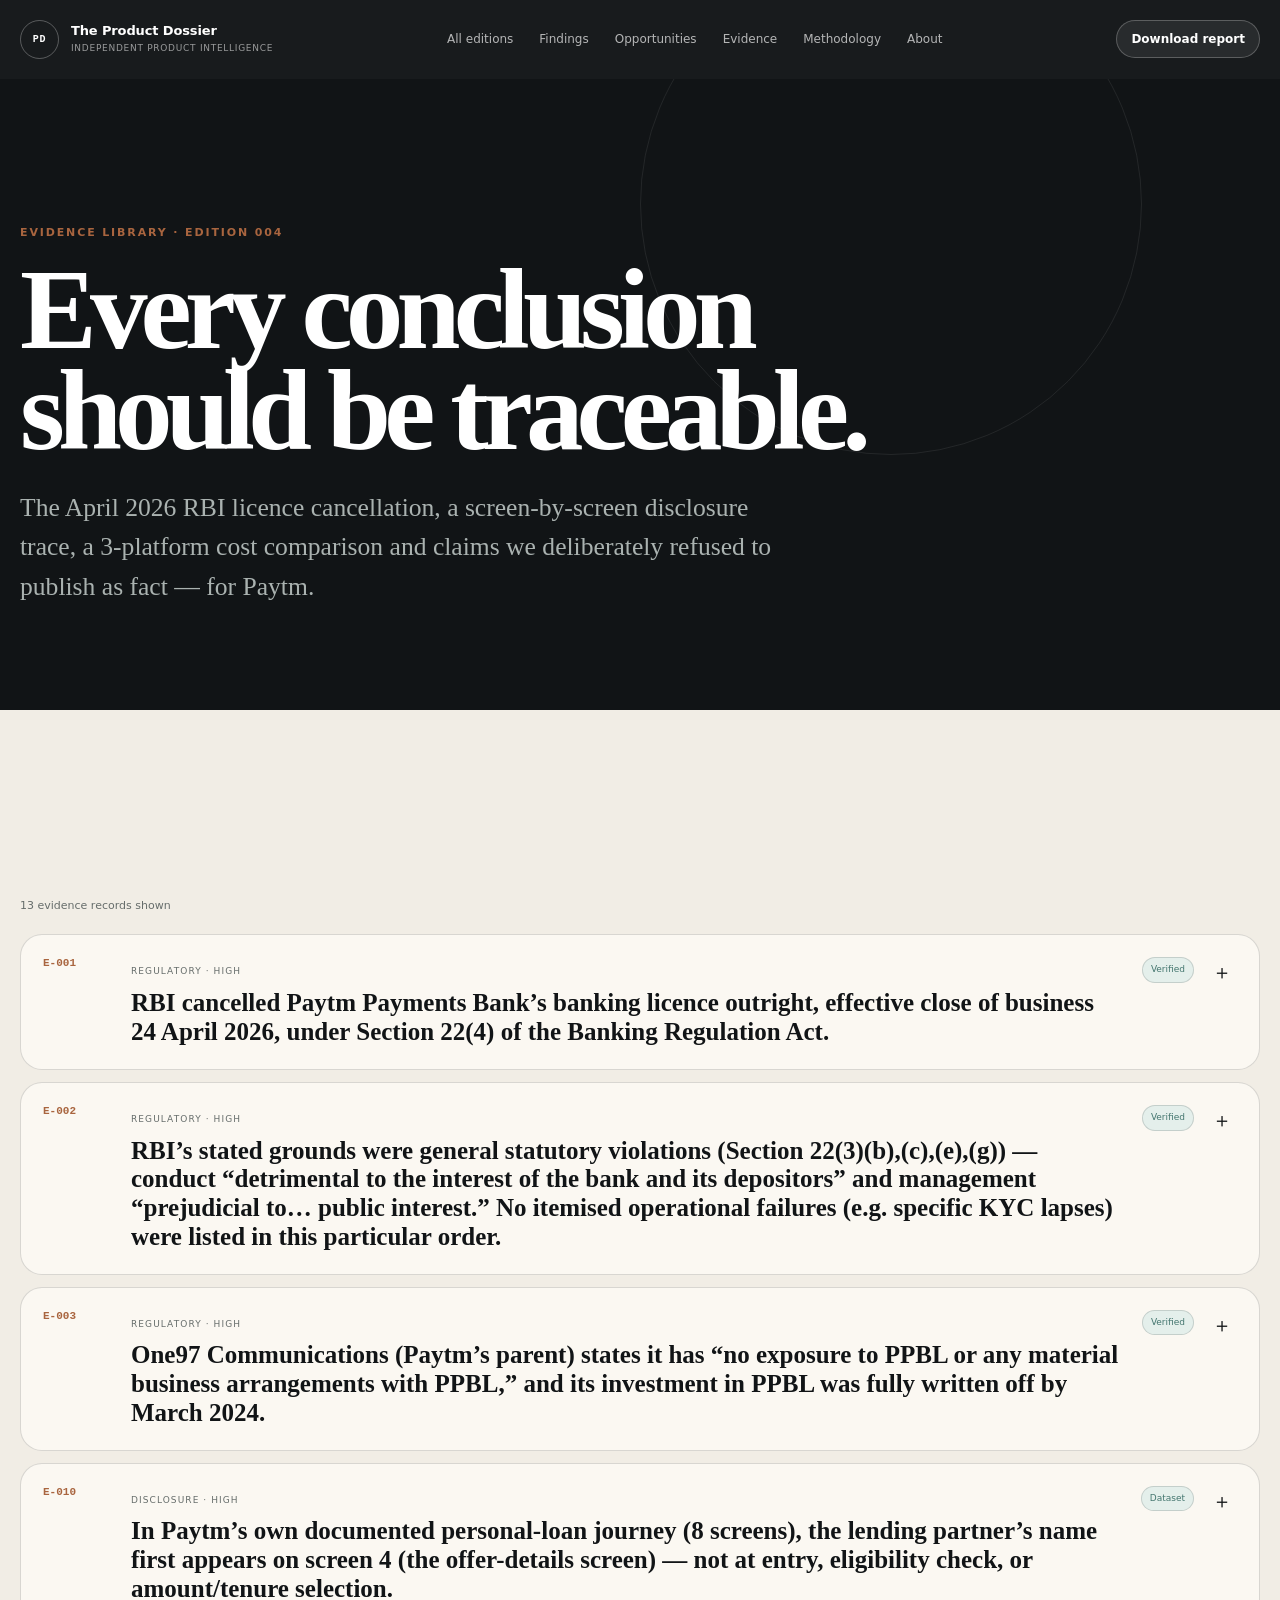
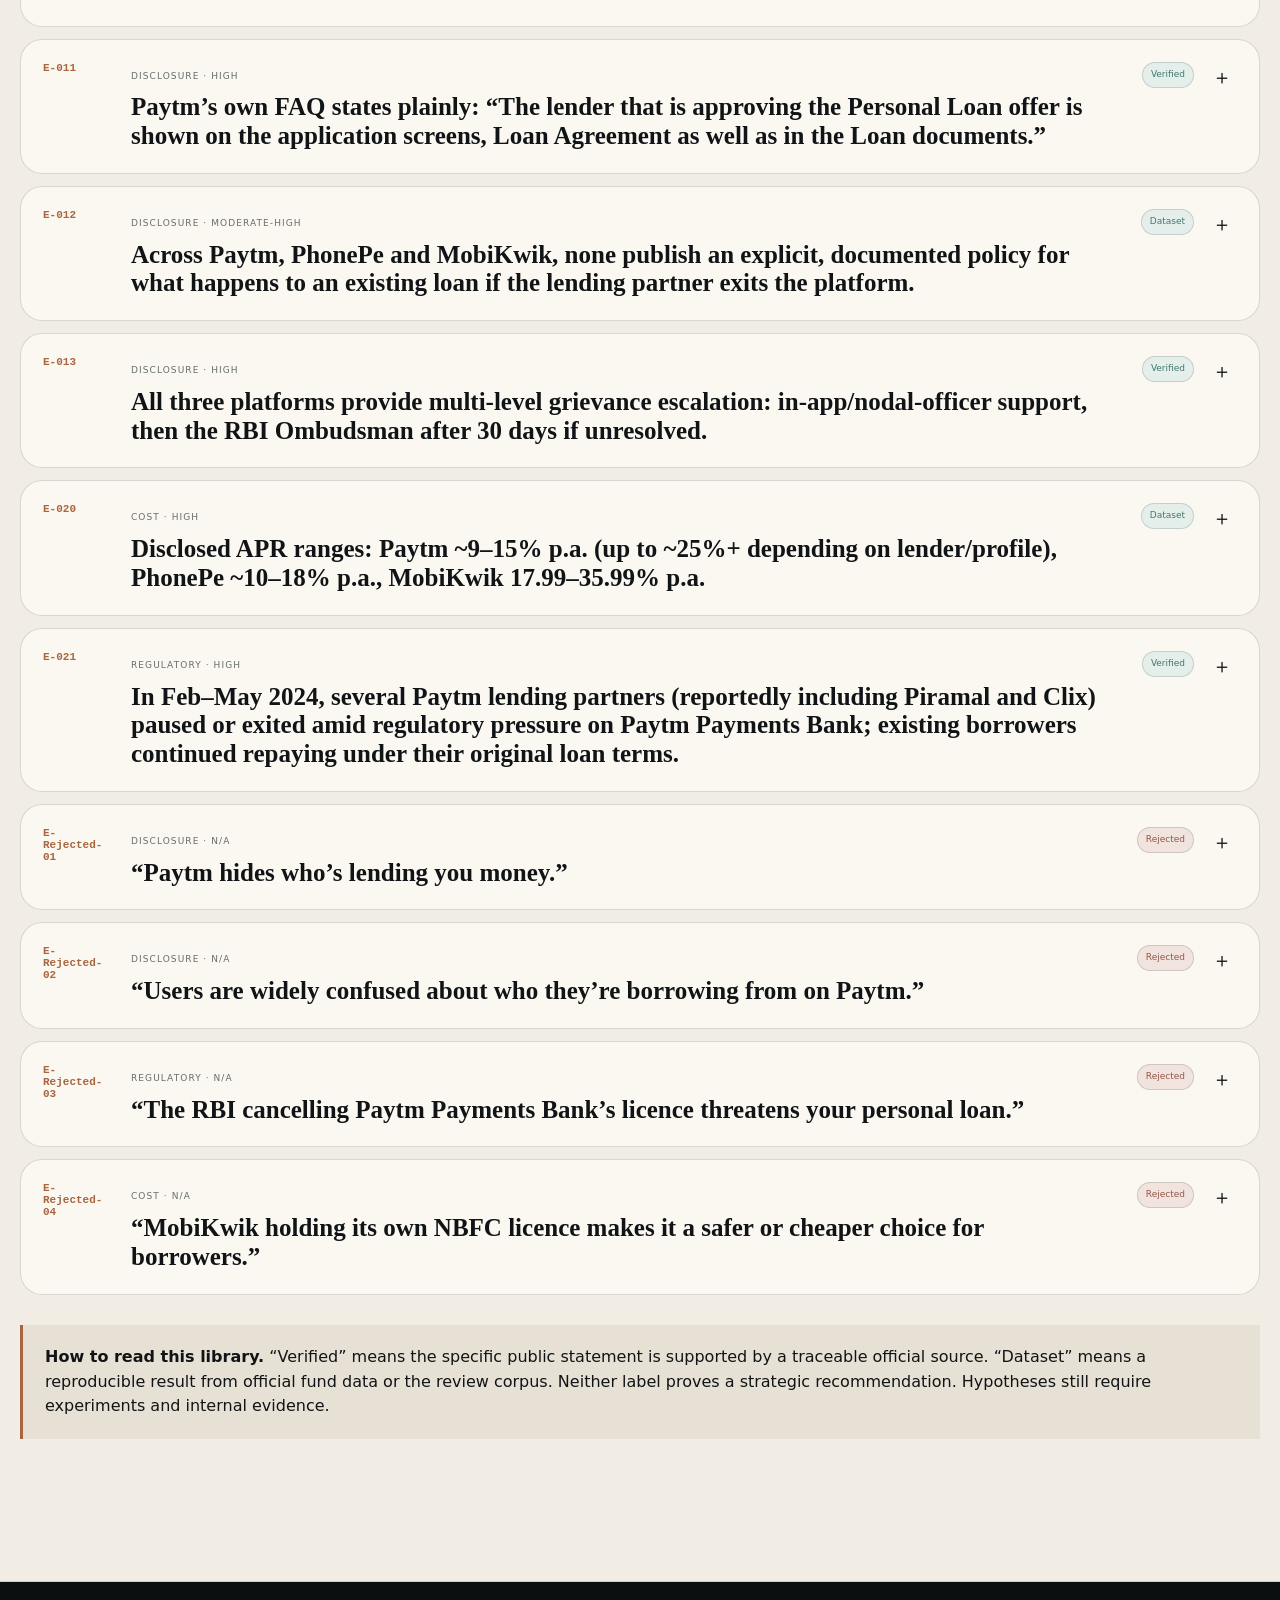
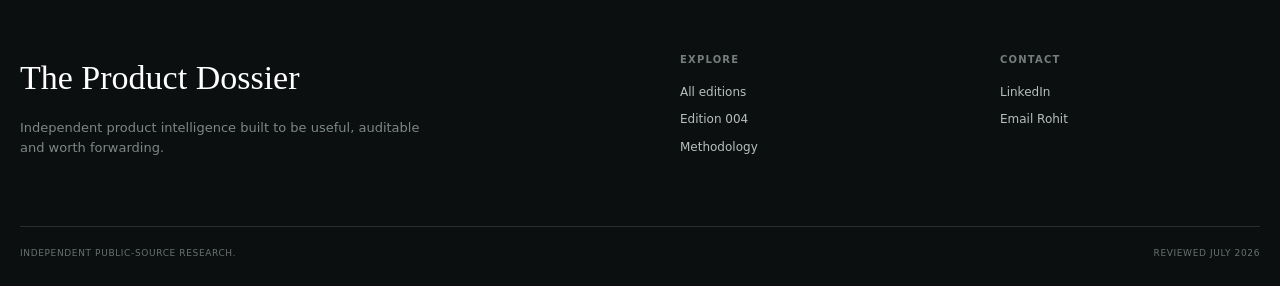
<file: evidence-004.html>
<!doctype html>
<html lang="en">
<head>
  <meta charset="utf-8"><meta name="viewport" content="width=device-width,initial-scale=1">
  <title>Evidence Library — Paytm | The Product Dossier</title>
  <meta name="description" content="Search the verified facts, dataset findings, hypotheses, limitations and rejected claims behind the Paytm product dossier.">
  <meta name="theme-color" content="#111416">
  <meta property="og:title" content="Evidence Library — Paytm"><meta property="og:image" content="https://delta-exchange-product-dossier.vercel.app/social-card.jpg">
  <link rel="icon" href="favicon.svg" type="image/svg+xml"><style>
:root {
  --paper: #f1ede5;
  --paper-deep: #e7e0d5;
  --surface: #fbf8f2;
  --ink: #111416;
  --ink-2: #242a2b;
  --muted: #666d6b;
  --line: rgba(17,20,22,.15);
  --line-light: rgba(255,255,255,.14);
  --copper: #a9653f;
  --copper-light: #d0a07f;
  --teal: #44766f;
  --teal-light: #9ac0b9;
  --blue: #54708b;
  --amber: #a47d35;
  --red: #945548;
  --dark: #111416;
  --dark-2: #171c1e;
  --white: #f8f4ec;
  --serif: "Iowan Old Style", "Palatino Linotype", Palatino, Georgia, serif;
  --sans: Inter, ui-sans-serif, system-ui, -apple-system, BlinkMacSystemFont, "Segoe UI", sans-serif;
  --mono: "SFMono-Regular", Consolas, "Liberation Mono", monospace;
  --content: 1240px;
  --radius-xl: 30px;
  --radius-lg: 22px;
  --radius-md: 16px;
  --shadow: 0 24px 80px rgba(12, 15, 16, .12);
}

* { box-sizing: border-box; }
html { scroll-behavior: smooth; background: var(--paper); }
body { margin: 0; color: var(--ink); background: var(--paper); font-family: var(--sans); line-height: 1.55; text-rendering: optimizeLegibility; overflow-x: hidden; }
body.menu-open { overflow: hidden; }
a { color: inherit; }
img, svg { max-width: 100%; }
button, input, select { font: inherit; }
::selection { background: var(--copper); color: white; }

.skip-link { position: fixed; left: 16px; top: -80px; z-index: 1000; background: white; color: #111; padding: 10px 14px; border-radius: 999px; text-decoration: none; }
.skip-link:focus { top: 16px; }
.container { width: min(calc(100% - 40px), var(--content)); margin-inline: auto; }
.section { padding: 112px 0; border-bottom: 1px solid var(--line); position: relative; }
.dark-section { color: var(--white); background: var(--dark); border-color: var(--line-light); }
.section-grid { display: grid; grid-template-columns: 160px minmax(0, 1fr); gap: 76px; align-items: start; }
.section-intro { margin-bottom: 54px; }
.split-intro { display: grid; grid-template-columns: minmax(0, 1.45fr) minmax(320px, .7fr); gap: 80px; align-items: end; }
.section-label, .eyebrow, .overline { font-size: 11px; letter-spacing: .17em; text-transform: uppercase; font-weight: 820; color: var(--copper); }
.section-label.light { color: var(--copper-light); }
.display-heading { font-family: var(--serif); font-size: clamp(42px, 5.7vw, 78px); line-height: .99; letter-spacing: -.045em; margin: 12px 0 0; max-width: 1000px; font-weight: 700; }
.display-heading.light { color: var(--white); }
.section-lede { max-width: 880px; font-family: var(--serif); font-size: clamp(21px, 2.2vw, 30px); line-height: 1.42; color: var(--ink-2); margin: 26px 0 0; }
.section-copy { margin: 0; color: var(--muted); font-size: 15px; max-width: 560px; }
.section-copy.light-soft, .light-soft { color: #aeb6b4; }

.reading-progress { position: fixed; left: 0; right: 0; top: 0; height: 3px; background: transparent; z-index: 1000; pointer-events: none; }
.reading-progress span { display: block; height: 100%; width: 0; background: var(--copper); transform-origin: left; }

.site-header { position: fixed; top: 0; left: 0; right: 0; z-index: 100; border-bottom: 1px solid transparent; transition: background .35s ease, border-color .35s ease, transform .35s ease; color: white; }
.site-header.scrolled { background: rgba(17,20,22,.92); backdrop-filter: blur(18px); border-color: rgba(255,255,255,.12); }
.header-inner { min-height: 78px; display: flex; align-items: center; justify-content: space-between; gap: 24px; }
.brand { display: inline-flex; align-items: center; gap: 12px; text-decoration: none; }
.brand-mark { width: 39px; height: 39px; border: 1px solid rgba(255,255,255,.28); border-radius: 50%; display: grid; place-items: center; font: 700 10px var(--mono); letter-spacing: .08em; }
.brand-copy { display: flex; flex-direction: column; line-height: 1.1; }
.brand-copy strong { font-size: 13px; letter-spacing: -.01em; }
.brand-copy small { font-size: 9px; color: rgba(255,255,255,.56); margin-top: 5px; letter-spacing: .08em; text-transform: uppercase; }
.desktop-nav { display: flex; align-items: center; gap: 26px; }
.desktop-nav a { text-decoration: none; font-size: 12px; color: rgba(255,255,255,.68); transition: color .2s ease; }
.desktop-nav a:hover { color: white; }
.header-actions { display: flex; align-items: center; gap: 10px; }
.menu-button { display: none; border: 1px solid rgba(255,255,255,.3); background: transparent; width: 42px; height: 42px; border-radius: 50%; padding: 0; position: relative; }
.menu-button span { position: absolute; width: 15px; height: 1px; background: white; left: 13px; transition: transform .25s ease, top .25s ease; }
.menu-button span:first-child { top: 16px; }
.menu-button span:last-child { top: 23px; }
.menu-button[aria-expanded="true"] span:first-child { top: 20px; transform: rotate(45deg); }
.menu-button[aria-expanded="true"] span:last-child { top: 20px; transform: rotate(-45deg); }
.mobile-menu { display: none; position: fixed; inset: 0; z-index: 90; background: var(--dark); color: white; padding: 110px 28px 40px; }
.mobile-menu.open { display: block; }
.mobile-menu a { display: block; text-decoration: none; font-family: var(--serif); font-size: 38px; padding: 16px 0; border-bottom: 1px solid rgba(255,255,255,.14); }

.button { display: inline-flex; align-items: center; justify-content: center; min-height: 46px; padding: 11px 19px; border-radius: 999px; border: 1px solid var(--ink); text-decoration: none; font-size: 12px; font-weight: 750; cursor: pointer; transition: transform .22s ease, background .22s ease, color .22s ease, border-color .22s ease; }
.button:hover { transform: translateY(-2px); }
.button.small { min-height: 38px; padding: 8px 14px; }
.button-primary { background: var(--ink); color: white; }
.button-quiet { background: rgba(255,255,255,.07); color: inherit; border-color: rgba(255,255,255,.24); }
.button-ghost { background: transparent; color: var(--ink); border-color: var(--line); }
.hero .button-ghost { color: white; border-color: rgba(255,255,255,.25); }
.light-button { color: white; border-color: rgba(255,255,255,.26); }
.text-link { color: inherit; font-size: 12px; font-weight: 750; text-underline-offset: 5px; }

.hero { min-height: 100svh; padding: 150px 0 94px; background: #0f1214; color: white; display: flex; align-items: center; position: relative; overflow: hidden; }
.hero-noise { position: absolute; inset: 0; opacity: .08; background-image: url("data:image/svg+xml,%3Csvg viewBox='0 0 220 220' xmlns='http://www.w3.org/2000/svg'%3E%3Cfilter id='n'%3E%3CfeTurbulence type='fractalNoise' baseFrequency='.8' numOctaves='3' stitchTiles='stitch'/%3E%3C/filter%3E%3Crect width='100%25' height='100%25' filter='url(%23n)' opacity='.55'/%3E%3C/svg%3E"); pointer-events: none; }
.hero::after { content: ""; position: absolute; inset: auto -15vw -45vh 40vw; height: 88vh; background: radial-gradient(circle, rgba(169,101,63,.22), transparent 67%); pointer-events: none; }
.hero-orbit { position: absolute; border: 1px solid rgba(255,255,255,.09); border-radius: 50%; pointer-events: none; }
.orbit-one { width: 580px; height: 580px; right: -120px; top: 90px; }
.orbit-two { width: 330px; height: 330px; right: 20px; top: 210px; border-color: rgba(169,101,63,.25); }
.hero-grid { display: grid; grid-template-columns: minmax(0, 1.4fr) minmax(330px, .62fr); gap: 84px; align-items: end; position: relative; z-index: 2; }
.hero-title { font-family: var(--serif); font-size: clamp(72px, 10.5vw, 150px); line-height: .82; letter-spacing: -.065em; margin: 24px 0 34px; max-width: 980px; font-weight: 700; }
.hero-title .word { display: inline-block; overflow: hidden; padding-bottom: .1em; margin-bottom: -.1em; }
.hero-title .word-inner { display: inline-block; transform: translateY(115%); animation: wordReveal .95s cubic-bezier(.2,.75,.15,1) forwards; }
@keyframes wordReveal { to { transform: translateY(0); } }
.hero-deck { max-width: 790px; font-family: var(--serif); font-size: clamp(20px, 2vw, 29px); line-height: 1.45; color: #bbc1bf; margin: 0; }
.hero-actions { display: flex; flex-wrap: wrap; gap: 10px; margin-top: 34px; }
.hero-meta { display: flex; flex-wrap: wrap; gap: 12px 28px; margin-top: 38px; padding-top: 23px; border-top: 1px solid rgba(255,255,255,.14); font-size: 10px; text-transform: uppercase; letter-spacing: .11em; color: rgba(255,255,255,.52); }
.hero-dossier-card { border: 1px solid rgba(255,255,255,.18); background: rgba(255,255,255,.055); backdrop-filter: blur(15px); border-radius: var(--radius-xl); padding: 28px; box-shadow: var(--shadow); }
.card-topline { display: flex; justify-content: space-between; font-size: 9px; color: rgba(255,255,255,.5); text-transform: uppercase; letter-spacing: .14em; }
.hero-dossier-card > p { font-family: var(--serif); font-size: 25px; line-height: 1.35; margin: 28px 0 34px; }
.mini-grid { display: grid; grid-template-columns: 1fr 1fr; gap: 18px; border-top: 1px solid rgba(255,255,255,.14); padding-top: 22px; }
.mini-grid strong { display: block; font-size: 15px; }
.mini-grid span { display: block; font-size: 9px; color: rgba(255,255,255,.48); margin-top: 4px; text-transform: uppercase; letter-spacing: .08em; }
.scroll-cue { position: absolute; left: 50%; bottom: 23px; transform: translateX(-50%); z-index: 2; display: flex; flex-direction: column; align-items: center; gap: 8px; font-size: 9px; text-transform: uppercase; letter-spacing: .14em; color: rgba(255,255,255,.46); }
.scroll-cue i { display: block; width: 1px; height: 28px; background: linear-gradient(white, transparent); animation: scrollPulse 1.8s infinite; }
@keyframes scrollPulse { 0%,100% { transform: scaleY(.45); transform-origin: top; opacity: .3; } 50% { transform: scaleY(1); opacity: 1; } }

.thesis-section { background: var(--surface); }
.thesis-chain { margin-top: 58px; border-top: 1px solid var(--ink); }
.chain-step { display: grid; grid-template-columns: 60px 250px minmax(0,1fr); gap: 30px; align-items: start; padding: 25px 0; border-bottom: 1px solid var(--line); }
.chain-step > span { color: var(--copper); font: 600 12px var(--mono); }
.chain-step h3 { margin: 0; font-size: 17px; }
.chain-step p { margin: 0; color: var(--muted); max-width: 580px; }
.pull-quote { margin: 72px 0 0; padding-left: 25px; border-left: 3px solid var(--copper); font-family: var(--serif); font-size: clamp(34px,4vw,59px); line-height: 1.1; max-width: 860px; }

.data-section { overflow: hidden; }
.stat-marquee { display: grid; grid-template-columns: repeat(5,1fr); border-top: 1px solid var(--line-light); border-bottom: 1px solid var(--line-light); margin: 68px 0; }
.stat-card { min-height: 155px; padding: 28px 18px; border-right: 1px solid var(--line-light); display: flex; flex-direction: column; justify-content: space-between; }
.stat-card:last-child { border-right: 0; }
.stat-card strong { font-family: var(--serif); font-size: clamp(38px,4vw,62px); line-height: 1; }
.stat-card span { font-size: 10px; text-transform: uppercase; letter-spacing: .11em; color: #8f9996; }
.chart-grid { display: grid; grid-template-columns: 1.2fr .8fr; gap: 20px; }
.data-card { border: 1px solid var(--line-light); border-radius: var(--radius-lg); padding: 28px; background: rgba(255,255,255,.035); }
.data-card-head { display: flex; justify-content: space-between; gap: 22px; align-items: start; margin-bottom: 28px; }
.data-card h3 { font-family: var(--serif); font-size: 30px; margin: 8px 0 0; }
.data-card .eyebrow { color: var(--copper-light); }
.data-note { color: #7e8886; font: 10px var(--mono); }
.data-card > p { margin: 25px 0 0; color: #9ca5a3; font-size: 13px; }
.rating-chart { height: 260px; display: grid; grid-template-columns: repeat(5,1fr); gap: 13px; align-items: end; padding-top: 16px; }
.rating-column { height: 100%; display: flex; flex-direction: column; justify-content: flex-end; align-items: center; gap: 9px; }
.rating-bar { width: 100%; max-width: 72px; border-radius: 9px 9px 2px 2px; background: linear-gradient(to top, var(--copper), #d29e7c); min-height: 3px; transform-origin: bottom; transform: scaleY(0); transition: transform 1s cubic-bezier(.2,.7,.2,1); }
.rating-chart.visible .rating-bar { transform: scaleY(1); }
.rating-column strong { font-size: 11px; }
.rating-column span { font-size: 9px; color: #858e8c; text-transform: uppercase; }
.quality-meters { display: grid; gap: 24px; margin-top: 34px; }
.quality-meters > div { display: grid; grid-template-columns: 1fr auto; gap: 8px; align-items: end; }
.quality-meters span { font-size: 12px; color: #a9b1af; }
.quality-meters strong { font: 600 13px var(--mono); }
.quality-meters i { grid-column: 1/-1; height: 4px; background: rgba(255,255,255,.1); position: relative; overflow: hidden; }
.quality-meters i::after { content:""; position: absolute; inset: 0 auto 0 0; width: var(--value); background: var(--teal-light); transform: scaleX(0); transform-origin: left; transition: transform 1.2s ease; }
.data-card.visible .quality-meters i::after { transform: scaleX(1); }

.complaint-section { background: var(--paper); }
.complaint-layout { display: grid; grid-template-columns: minmax(0,1fr) 330px; gap: 48px; margin-top: 60px; align-items: start; }
.complaint-bars { display: grid; gap: 17px; }
.complaint-row { display: grid; grid-template-columns: 250px minmax(0,1fr) 60px; gap: 18px; align-items: center; }
.complaint-row label { font-size: 12px; }
.complaint-track { height: 10px; background: rgba(17,20,22,.08); overflow: hidden; border-radius: 99px; }
.complaint-track i { display: block; height: 100%; background: var(--copper); border-radius: inherit; transform: scaleX(0); transform-origin: left; transition: transform 1.1s cubic-bezier(.2,.7,.2,1); }
.complaint-bars.visible .complaint-track i { transform: scaleX(1); }
.complaint-row strong { font: 600 11px var(--mono); text-align: right; }
.system-insight { position: sticky; top: 115px; padding: 27px; background: var(--ink); color: white; border-radius: var(--radius-lg); }
.system-insight .eyebrow { color: var(--copper-light); }
.system-insight p { font-family: var(--serif); font-size: 25px; line-height: 1.35; margin: 20px 0 28px; }

.strength-grid { display: grid; grid-template-columns: repeat(4,1fr); border-top: 1px solid var(--ink); }
.strength-card { padding: 26px 24px 30px 0; border-right: 1px solid var(--line); min-height: 270px; display: flex; flex-direction: column; }
.strength-card + .strength-card { padding-left: 24px; }
.strength-card:last-child { border-right: 0; }
.strength-card > span { color: var(--copper); font: 600 11px var(--mono); }
.strength-card h3 { font-family: var(--serif); font-size: 28px; line-height: 1.12; margin: auto 0 16px; }
.strength-card p { margin: 0; color: var(--muted); font-size: 13px; }

.opportunity-stack { display: grid; gap: 14px; }
.opportunity-card { display: grid; grid-template-columns: 72px minmax(0,1fr) 180px; gap: 30px; border: 1px solid var(--line-light); border-radius: var(--radius-lg); padding: 30px; background: rgba(255,255,255,.03); transition: background .3s ease, transform .3s ease, border-color .3s ease; }
.opportunity-card:hover { transform: translateY(-3px); background: rgba(255,255,255,.055); border-color: rgba(255,255,255,.25); }
.opp-number { font: 600 16px var(--mono); color: var(--copper-light); }
.opp-copy h3 { font-family: var(--serif); font-size: clamp(30px,3vw,45px); line-height: 1.02; margin: 14px 0; }
.opp-copy > p { color: #a8b0ae; max-width: 760px; margin: 0; }
.opp-test { margin-top: 24px; padding-top: 20px; border-top: 1px solid var(--line-light); display: grid; grid-template-columns: 85px minmax(0,1fr); gap: 20px; font-size: 12px; }
.opp-test strong { color: var(--white); }
.opp-test span { color: #8e9895; }
.opportunity-card aside { border-left: 1px solid var(--line-light); padding-left: 25px; display: flex; flex-direction: column; justify-content: space-between; text-align: right; }
.opportunity-card aside span { font-size: 10px; text-transform: uppercase; letter-spacing: .11em; color: #78827f; }
.opportunity-card aside strong { font-size: 13px; }
.confidence-pill { display: inline-flex; width: fit-content; padding: 5px 9px; border: 1px solid currentColor; border-radius: 999px; font-size: 9px; text-transform: uppercase; letter-spacing: .08em; }
.confidence-pill.high { color: #92bdb4; }
.confidence-pill.medium, .confidence-pill.medium-high { color: #d1b477; }

.receipt-section { background: var(--surface); }
.receipt-demo { margin-top: 60px; border: 1px solid var(--line); border-radius: var(--radius-xl); background: white; box-shadow: var(--shadow); overflow: hidden; }
.receipt-head { display: flex; justify-content: space-between; gap: 20px; padding: 20px 24px; background: var(--ink); color: white; font: 10px var(--mono); text-transform: uppercase; letter-spacing: .08em; }
.receipt-head div { display: flex; align-items: center; gap: 10px; }
.status-dot { width: 8px; height: 8px; border-radius: 50%; background: #7bb29e; box-shadow: 0 0 0 5px rgba(123,178,158,.14); }
.receipt-timeline { list-style: none; padding: 0; margin: 0; }
.receipt-timeline li { display: grid; grid-template-columns: 54px minmax(0,1fr) 120px; gap: 24px; padding: 24px; border-bottom: 1px solid var(--line); align-items: start; position: relative; }
.receipt-timeline li:last-child { border-bottom: 0; }
.receipt-timeline li > span { width: 35px; height: 35px; border: 1px solid var(--line); border-radius: 50%; display: grid; place-items: center; font: 10px var(--mono); color: var(--copper); background: var(--surface); position: relative; z-index: 2; }
.receipt-timeline li:not(:last-child)::after { content:""; position: absolute; left: 41px; top: 59px; bottom: -24px; width: 1px; background: var(--line); }
.receipt-timeline strong { font-size: 14px; }
.receipt-timeline p { margin: 6px 0 0; color: var(--muted); font-size: 12px; }
.receipt-timeline time { font: 10px var(--mono); color: var(--muted); text-align: right; }
.concept-guardrail { margin-top: 24px; padding: 18px 20px; border-left: 3px solid var(--copper); background: var(--paper-deep); font-size: 13px; }

.roadmap { border-top: 1px solid var(--ink); }
.roadmap-row { display: grid; grid-template-columns: 145px minmax(0,1fr) 280px; gap: 40px; padding: 30px 0; border-bottom: 1px solid var(--line); align-items: start; }
.roadmap-time { font: 650 11px var(--mono); color: var(--copper); }
.roadmap-row h3 { margin: 0; font-family: var(--serif); font-size: 28px; }
.roadmap-row p { margin: 9px 0 0; color: var(--muted); }
.roadmap-row aside { color: var(--muted); font-size: 12px; }

.rejection-grid { display: grid; grid-template-columns: repeat(3,1fr); gap: 16px; margin: 50px 0 34px; }
.rejection-card { border: 1px solid var(--line-light); border-radius: var(--radius-lg); padding: 25px; min-height: 300px; display: flex; flex-direction: column; }
.rejection-card > span { color: #d39d8f; font-size: 9px; text-transform: uppercase; letter-spacing: .12em; }
.rejection-card h3 { font-family: var(--serif); font-size: 26px; line-height: 1.14; margin: auto 0 18px; }
.rejection-card p { color: #9ba4a1; font-size: 12px; margin: 0; }

.download-grid { display: grid; grid-template-columns: repeat(3,1fr); gap: 18px; }
.download-card { min-height: 310px; display: flex; flex-direction: column; text-decoration: none; border: 1px solid var(--line); border-radius: var(--radius-lg); padding: 26px; background: var(--surface); transition: transform .25s ease, box-shadow .25s ease, background .25s ease; }
.download-card:hover { transform: translateY(-5px); box-shadow: var(--shadow); background: white; }
.download-card > span { font-size: 9px; text-transform: uppercase; letter-spacing: .12em; color: var(--copper); }
.download-card h3 { font-family: var(--serif); font-size: 31px; line-height: 1.1; margin: auto 0 14px; }
.download-card p { color: var(--muted); font-size: 13px; margin: 0; }
.download-card i { margin-top: 25px; font-style: normal; font-size: 11px; font-weight: 750; }

.author-section { background: var(--paper-deep); }
.author-grid { display: grid; grid-template-columns: minmax(260px,.72fr) minmax(0,1.28fr); gap: 80px; align-items: center; }
.author-image-wrap { height: 630px; border-radius: var(--radius-xl); overflow: hidden; box-shadow: var(--shadow); }
.author-image-wrap img { width: 100%; height: 100%; object-fit: cover; }
.author-copy h2 { font-family: var(--serif); font-size: clamp(56px,7vw,92px); letter-spacing: -.05em; line-height: .95; margin: 14px 0 28px; }
.author-copy > p { font-family: var(--serif); font-size: clamp(20px,2.2vw,29px); line-height: 1.45; max-width: 760px; }
.author-copy .author-note { font-family: var(--sans); font-size: 12px; color: var(--muted); }
.author-actions { display: flex; flex-wrap: wrap; gap: 10px; margin-top: 32px; }
.author-section .button-quiet { color: var(--ink); border-color: var(--line); background: rgba(255,255,255,.3); }

.site-footer { background: #0c0f10; color: white; padding: 70px 0 25px; }
.footer-grid { display: grid; grid-template-columns: 1.5fr .65fr .65fr; gap: 60px; }
.footer-brand { font-family: var(--serif); font-size: 34px; text-decoration: none; }
.footer-grid p { color: #7d8784; max-width: 420px; font-size: 13px; }
.footer-grid strong { display: block; font-size: 10px; text-transform: uppercase; letter-spacing: .12em; color: #737d7a; margin-bottom: 15px; }
.footer-grid > div:not(:first-child) a { display: block; text-decoration: none; color: #b7bfbd; font-size: 12px; margin: 9px 0; }
.footer-bottom { display: flex; justify-content: space-between; gap: 30px; border-top: 1px solid rgba(255,255,255,.12); margin-top: 55px; padding-top: 20px; font-size: 9px; color: #68716f; text-transform: uppercase; letter-spacing: .07em; }

.section-indicator { position: fixed; right: 22px; top: 50%; transform: translateY(-50%); z-index: 70; color: white; display: flex; align-items: center; gap: 10px; mix-blend-mode: difference; pointer-events: none; }
.section-indicator span { writing-mode: vertical-rl; font-size: 8px; text-transform: uppercase; letter-spacing: .15em; }
.section-indicator i { height: 65px; width: 1px; background: currentColor; opacity: .35; }
.back-to-top { position: fixed; right: 24px; bottom: 24px; z-index: 80; width: 44px; height: 44px; border-radius: 50%; border: 1px solid rgba(255,255,255,.22); background: rgba(17,20,22,.88); color: white; opacity: 0; transform: translateY(15px); pointer-events: none; transition: opacity .25s ease, transform .25s ease; }
.back-to-top.visible { opacity: 1; transform: none; pointer-events: auto; }

.reveal { opacity: 0; transform: translateY(24px); transition: opacity .8s ease, transform .8s cubic-bezier(.2,.7,.2,1); }
.reveal.visible { opacity: 1; transform: none; }

/* Inner pages */
.inner-page { background: var(--paper); }
.inner-page .site-header { position: sticky; background: rgba(17,20,22,.97); }
.page-hero { padding: 145px 0 78px; background: var(--dark); color: white; position: relative; overflow: hidden; }
.page-hero::after { content:""; position:absolute; inset:-20% -10% auto 50%; width:500px; height:500px; border:1px solid rgba(255,255,255,.08); border-radius:50%; }
.page-title { font-family: var(--serif); font-size: clamp(60px,9vw,120px); line-height: .88; letter-spacing: -.06em; margin: 18px 0 26px; max-width: 1000px; }
.page-deck { font-family: var(--serif); font-size: clamp(19px,2vw,28px); max-width: 760px; color: #aab2b0; }
.content-shell { display: grid; grid-template-columns: 250px minmax(0,1fr); gap: 70px; }
.sticky-nav { position: sticky; top: 110px; align-self: start; }
.sticky-nav a { display:block; padding:10px 0; color:var(--muted); text-decoration:none; font-size:12px; border-bottom:1px solid var(--line); }
.prose-section { padding: 10px 0 60px; }
.prose-section h2 { font-family:var(--serif); font-size:clamp(38px,4vw,58px); line-height:1.05; margin:0 0 22px; }
.prose-section h3 { font-family:var(--serif); font-size:30px; margin:36px 0 12px; }
.prose-section p { color:var(--muted); max-width:800px; }
.method-grid { display:grid; grid-template-columns:repeat(2,1fr); gap:16px; margin-top:30px; }
.method-card { border:1px solid var(--line); border-radius:var(--radius-lg); padding:24px; background:var(--surface); }
.method-card span { color:var(--copper); font:600 10px var(--mono); }
.method-card h3 { margin:16px 0 10px; font-family:var(--serif); font-size:27px; }
.method-card p { margin:0; font-size:13px; }
.notice { padding:20px 22px; border-left:3px solid var(--copper); background:var(--paper-deep); margin:30px 0; }

.evidence-toolbar { display:flex; flex-wrap:wrap; gap:12px; justify-content:space-between; margin-bottom:25px; }
.search-field { flex:1 1 330px; position:relative; }
.search-field input { width:100%; min-height:50px; border:1px solid var(--line); background:var(--surface); border-radius:999px; padding:0 18px 0 42px; color:var(--ink); }
.search-field::before { content:"⌕"; position:absolute; left:17px; top:11px; font-size:20px; color:var(--muted); }
.filter-row { display:flex; flex-wrap:wrap; gap:7px; }
.filter-button { border:1px solid var(--line); background:transparent; border-radius:999px; padding:9px 12px; font-size:10px; cursor:pointer; }
.filter-button.active { background:var(--ink); color:white; border-color:var(--ink); }
.evidence-count { font-size:11px; color:var(--muted); margin:0 0 20px; }
.evidence-grid { display:grid; gap:12px; }
.evidence-card { border:1px solid var(--line); border-radius:var(--radius-lg); background:var(--surface); overflow:hidden; }
.evidence-summary { width:100%; border:0; background:transparent; color:inherit; padding:22px; display:grid; grid-template-columns:70px minmax(0,1fr) auto 25px; gap:18px; text-align:left; align-items:start; cursor:pointer; }
.evidence-id { font:600 11px var(--mono); color:var(--copper); }
.evidence-category { font-size:9px; text-transform:uppercase; letter-spacing:.12em; color:var(--muted); }
.evidence-summary h3 { font-family:var(--serif); font-size:25px; line-height:1.15; margin:7px 0 0; }
.evidence-tag { padding:5px 8px; border-radius:999px; border:1px solid var(--line); font-size:9px; white-space:nowrap; }
.evidence-tag.Verified, .evidence-tag.Dataset { color:var(--teal); background:#e4efeb; }
.evidence-tag.Hypothesis { color:var(--amber); background:#f1ead7; }
.evidence-tag.Rejected { color:var(--red); background:#f1e4df; }
.chevron { font-size:20px; transition:transform .2s ease; }
.evidence-card.open .chevron { transform:rotate(45deg); }
.evidence-detail { display:none; grid-template-columns:repeat(2,1fr); gap:1px; background:var(--line); border-top:1px solid var(--line); }
.evidence-card.open .evidence-detail { display:grid; }
.detail-block { background:var(--surface); padding:22px; }
.detail-block strong { display:block; font-size:10px; text-transform:uppercase; letter-spacing:.1em; color:var(--copper); margin-bottom:10px; }
.detail-block p { margin:0; color:var(--muted); font-size:13px; }
.detail-block a { color:var(--ink); }
.empty-state { padding:50px; border:1px dashed var(--line); border-radius:var(--radius-lg); text-align:center; color:var(--muted); }

.about-grid { display:grid; grid-template-columns:.75fr 1.25fr; gap:80px; align-items:start; }
.about-photo { border-radius:var(--radius-xl); overflow:hidden; position:sticky; top:110px; }
.about-photo img { display:block; width:100%; }
.about-copy h2 { font-family:var(--serif); font-size:clamp(46px,5vw,74px); line-height:1; margin:0 0 26px; }
.about-copy .large-copy { font-family:var(--serif); font-size:clamp(21px,2vw,29px); line-height:1.45; color:var(--ink-2); }
.principle-list { border-top:1px solid var(--ink); margin-top:45px; }
.principle-list article { display:grid; grid-template-columns:55px 180px 1fr; gap:25px; padding:22px 0; border-bottom:1px solid var(--line); }
.principle-list span { color:var(--copper); font:600 10px var(--mono); }
.principle-list h3 { margin:0; font-size:15px; }
.principle-list p { margin:0; color:var(--muted); font-size:13px; }

@media (max-width: 1050px) {
  .desktop-nav { display:none; }
  .menu-button { display:block; }
  .hero-grid { grid-template-columns:1fr; gap:50px; }
  .hero-dossier-card { max-width:600px; }
  .section-grid { grid-template-columns:1fr; gap:25px; }
  .split-intro { grid-template-columns:1fr; gap:25px; }
  .stat-marquee { grid-template-columns:repeat(3,1fr); }
  .stat-card:nth-child(3) { border-right:0; }
  .chart-grid, .complaint-layout { grid-template-columns:1fr; }
  .system-insight { position:relative; top:auto; }
  .strength-grid { grid-template-columns:repeat(2,1fr); }
  .strength-card:nth-child(2) { border-right:0; }
  .strength-card:nth-child(n+3) { border-top:1px solid var(--line); }
  .opportunity-card { grid-template-columns:55px minmax(0,1fr); }
  .opportunity-card aside { grid-column:2; border-left:0; border-top:1px solid var(--line-light); padding:16px 0 0; flex-direction:row; text-align:left; }
  .rejection-grid, .download-grid { grid-template-columns:1fr; }
  .author-grid { grid-template-columns:.8fr 1.2fr; gap:45px; }
  .content-shell { grid-template-columns:1fr; }
  .sticky-nav { display:none; }
}

@media (max-width: 720px) {
  .container { width:min(calc(100% - 28px), var(--content)); }
  .section { padding:78px 0; }
  .header-inner { min-height:68px; }
  .brand-copy small { display:none; }
  .header-actions .button { display:none; }
  .hero { min-height:auto; padding:125px 0 90px; }
  .hero-title { font-size:clamp(64px,20vw,100px); }
  .hero-deck { font-size:21px; }
  .hero-meta { display:grid; grid-template-columns:1fr; gap:9px; }
  .hero-dossier-card > p { font-size:22px; }
  .display-heading { font-size:48px; }
  .section-lede { font-size:21px; }
  .chain-step { grid-template-columns:38px minmax(0,1fr); gap:18px; }
  .chain-step p { grid-column:2; }
  .pull-quote { font-size:36px; margin-top:50px; }
  .stat-marquee { grid-template-columns:1fr 1fr; }
  .stat-card { min-height:130px; border-bottom:1px solid var(--line-light); }
  .stat-card:nth-child(2n) { border-right:0; }
  .stat-card:last-child { grid-column:1/-1; }
  .chart-grid { gap:12px; }
  .data-card { padding:20px; }
  .rating-chart { height:220px; gap:8px; }
  .complaint-row { grid-template-columns:1fr 45px; gap:8px 12px; }
  .complaint-track { grid-column:1/-1; grid-row:2; }
  .strength-grid { grid-template-columns:1fr; }
  .strength-card, .strength-card + .strength-card { padding:24px 0; border-right:0; border-top:1px solid var(--line); min-height:230px; }
  .opportunity-card { grid-template-columns:1fr; gap:18px; padding:23px; }
  .opp-number { font-size:12px; }
  .opportunity-card aside { grid-column:1; }
  .opp-test { grid-template-columns:1fr; gap:7px; }
  .receipt-timeline li { grid-template-columns:42px 1fr; gap:15px; }
  .receipt-timeline time { grid-column:2; text-align:left; }
  .receipt-timeline li:not(:last-child)::after { left:32px; }
  .roadmap-row { grid-template-columns:1fr; gap:12px; }
  .roadmap-row aside { padding-top:12px; border-top:1px solid var(--line); }
  .author-grid, .about-grid { grid-template-columns:1fr; }
  .author-image-wrap { height:490px; }
  .footer-grid { grid-template-columns:1fr 1fr; }
  .footer-grid > div:first-child { grid-column:1/-1; }
  .footer-bottom { flex-direction:column; }
  .section-indicator { display:none; }
  .method-grid { grid-template-columns:1fr; }
  .evidence-summary { grid-template-columns:52px minmax(0,1fr) 24px; }
  .evidence-tag { grid-column:2; width:fit-content; }
  .chevron { grid-column:3; grid-row:1; }
  .evidence-detail { grid-template-columns:1fr; }
  .principle-list article { grid-template-columns:40px 1fr; }
  .principle-list p { grid-column:2; }
}

@media (prefers-reduced-motion: reduce) {
  html { scroll-behavior:auto; }
  *, *::before, *::after { animation-duration:.01ms !important; animation-iteration-count:1 !important; transition-duration:.01ms !important; }
  .reveal { opacity:1; transform:none; }
  .hero-title .word-inner { transform:none; }
}

</style>
</head>
<body class="inner-page">
<a class="skip-link" href="#main">Skip to content</a>
<header class="site-header scrolled" data-header><div class="container header-inner"><a class="brand" href="index.html"><span class="brand-mark">PD</span><span class="brand-copy"><strong>The Product Dossier</strong><small>Independent product intelligence</small></span></a><nav class="desktop-nav"><a href="index.html">All editions</a><a href="edition-004.html#findings">Findings</a><a href="edition-004.html#opportunities">Opportunities</a><a href="evidence-004.html">Evidence</a><a href="methodology-004.html">Methodology</a><a href="about.html">About</a></nav><div class="header-actions"><a class="button button-quiet small" href="paytm-evidence-summary.pdf">Download report</a><button class="menu-button" type="button" aria-label="Open navigation" aria-expanded="false" data-menu-button><span></span><span></span></button></div></div></header>
<nav class="mobile-menu" data-mobile-menu><a href="index.html">All editions</a><a href="edition-004.html">Edition 004</a><a href="evidence-004.html">Evidence</a><a href="methodology-004.html">Methodology</a><a href="about.html">About</a></nav>
<main id="main">
  <section class="page-hero"><div class="container"><div class="overline reveal">Evidence library · Edition 004</div><h1 class="page-title reveal">Every conclusion should be traceable.</h1><p class="page-deck reveal">The April 2026 RBI licence cancellation, a screen-by-screen disclosure trace, a 3-platform cost comparison and claims we deliberately refused to publish as fact — for Paytm.</p></div></section>
  <section class="section"><div class="container">
    <div class="evidence-toolbar reveal"><div class="search-field"><input type="search" placeholder="Search claims, categories or implications…" aria-label="Search evidence" data-evidence-search></div><div class="filter-row" aria-label="Evidence filters"><button class="filter-button" data-filter="All">All</button><button class="filter-button" data-filter="Verified">Verified</button><button class="filter-button" data-filter="Dataset">Dataset</button><button class="filter-button" data-filter="Hypothesis">Hypotheses</button><button class="filter-button" data-filter="Rejected">Rejected</button><button class="filter-button" data-filter="Regulatory">Regulatory</button><button class="filter-button" data-filter="Disclosure">Disclosure</button><button class="filter-button" data-filter="Cost">Cost</button></div></div>
    <p class="evidence-count" data-evidence-count></p><div class="evidence-grid" data-evidence-grid></div>
    <div class="notice"><strong>How to read this library.</strong> “Verified” means the specific public statement is supported by a traceable official source. “Dataset” means a reproducible result from official fund data or the review corpus. Neither label proves a strategic recommendation. Hypotheses still require experiments and internal evidence.</div>
  </div></section>
</main>
<footer class="site-footer"><div class="container footer-grid"><div><a class="footer-brand" href="index.html">The Product Dossier</a><p>Independent product intelligence built to be useful, auditable and worth forwarding.</p></div><div><strong>Explore</strong><a href="index.html">All editions</a><a href="edition-004.html">Edition 004</a><a href="methodology-004.html">Methodology</a></div><div><strong>Contact</strong><a href="https://www.linkedin.com/in/rohit-singh-panwar" target="_blank" rel="noopener noreferrer">LinkedIn</a><a href="mailto:rohitsinghpanwar190796@gmail.com?subject=The%20Product%20Dossier%20%E2%80%94%20Paytm">Email Rohit</a></div></div><div class="container footer-bottom"><span>Independent public-source research.</span><span>Reviewed July 2026</span></div></footer>
<button class="back-to-top" type="button" data-back-to-top>↑</button>

<script>
window.EVIDENCE_DATA = [
  {
    id: 'E-001', category: 'Regulatory', status: 'Verified', confidence: 'High',
    claim: 'RBI cancelled Paytm Payments Bank\u2019s banking licence outright, effective close of business 24 April 2026, under Section 22(4) of the Banking Regulation Act.',
    summary: 'Confirmed directly against RBI\u2019s own press release (PR 2026-2027/143) and Wikipedia\u2019s cross-referenced timeline. The first time RBI has cancelled a payments bank\u2019s licence entirely.',
    source: 'RBI Press Release, 24 Apr 2026 (rbi.org.in)',
    url: 'paytm-evidence-summary.pdf',
    counter: 'None on the fact itself.',
    implication: 'A real, verified illustration of an entity behind a fintech app disappearing entirely \u2014 not a hypothetical.',
    updated: '9 Aug 2026'
  },
  {
    id: 'E-002', category: 'Regulatory', status: 'Verified', confidence: 'High',
    claim: 'RBI\u2019s stated grounds were general statutory violations (Section 22(3)(b),(c),(e),(g)) \u2014 conduct \u201cdetrimental to the interest of the bank and its depositors\u201d and management \u201cprejudicial to\u2026 public interest.\u201d No itemised operational failures (e.g. specific KYC lapses) were listed in this particular order.',
    summary: 'RBI\u2019s language is broader and more general than some press paraphrase suggested; earlier 2022 and 2024 restriction orders had cited more specific compliance issues.',
    source: 'RBI Press Release, 24 Apr 2026 (verbatim quotes)',
    url: 'paytm-evidence-summary.pdf',
    counter: 'Some press coverage (e.g. Reuters, citing unnamed sources) reported internal RBI meetings and a possible Airtel Payments Bank merger discussion \u2014 unconfirmed by any official document.',
    implication: 'Distinguish RBI\u2019s own words from media speculation when reporting this story.',
    updated: '9 Aug 2026'
  },
  {
    id: 'E-003', category: 'Regulatory', status: 'Verified', confidence: 'High',
    claim: 'One97 Communications (Paytm\u2019s parent) states it has \u201cno exposure to PPBL or any material business arrangements with PPBL,\u201d and its investment in PPBL was fully written off by March 2024.',
    summary: 'Paytm\u2019s personal-loan NBFC partners are legally separate entities from Paytm Payments Bank.',
    source: 'One97 stock-exchange filings, reported by Fortune India and others',
    url: 'paytm-evidence-summary.pdf',
    counter: 'No independent audit of this separation was located \u2014 this is a company self-statement, though a legally binding regulatory filing.',
    implication: 'The PPBL cancellation is a real event, not a direct threat to Paytm\u2019s lending business \u2014 see rejected claims.',
    updated: '9 Aug 2026'
  },
  {
    id: 'E-010', category: 'Disclosure', status: 'Dataset', confidence: 'High',
    claim: 'In Paytm\u2019s own documented personal-loan journey (8 screens), the lending partner\u2019s name first appears on screen 4 (the offer-details screen) \u2014 not at entry, eligibility check, or amount/tenure selection.',
    summary: 'Confirmed against Paytm\u2019s own support FAQ and user-guide language, screen by screen. When it does appear, it is in smaller, secondary-style text below Paytm\u2019s own bold branding.',
    source: 'Paytm support FAQ and app-flow documentation (this research pass)',
    url: 'paytm-evidence-summary.pdf',
    counter: 'This maps documented UI text, not a live authenticated walkthrough with screenshots \u2014 exact current pixel-level styling is inferred, not photographed.',
    implication: 'The core, most defensible finding of this edition: disclosure exists but arrives after the amount/tenure decision, not before it.',
    updated: '9 Aug 2026'
  },
  {
    id: 'E-011', category: 'Disclosure', status: 'Verified', confidence: 'High',
    claim: 'Paytm\u2019s own FAQ states plainly: \u201cThe lender that is approving the Personal Loan offer is shown on the application screens, Loan Agreement as well as in the Loan documents.\u201d',
    summary: 'A direct, company-sourced confirmation that lender disclosure is a real, intentional part of the product \u2014 not an omission.',
    source: 'Paytm Personal Loan FAQ',
    url: 'paytm-evidence-summary.pdf',
    counter: 'Company-authored source; independently not verified via live screenshots.',
    implication: 'Supports rejecting the \u201chidden lender\u201d claim outright.',
    updated: '9 Aug 2026'
  },
  {
    id: 'E-012', category: 'Disclosure', status: 'Dataset', confidence: 'Moderate-High',
    claim: 'Across Paytm, PhonePe and MobiKwik, none publish an explicit, documented policy for what happens to an existing loan if the lending partner exits the platform.',
    summary: 'A fair, identical-criteria comparison across all three found this gap on every platform \u2014 not a Paytm-specific failure.',
    source: 'F1 comparison pass (this research), cross-checked against each platform\u2019s public policies',
    url: 'paytm-evidence-summary.pdf',
    counter: 'Absence of a published policy doesn\u2019t mean no internal plan exists \u2014 only that none is publicly documented.',
    implication: 'The single highest-leverage, industry-wide gap this edition identifies.',
    updated: '9 Aug 2026'
  },
  {
    id: 'E-013', category: 'Disclosure', status: 'Verified', confidence: 'High',
    claim: 'All three platforms provide multi-level grievance escalation: in-app/nodal-officer support, then the RBI Ombudsman after 30 days if unresolved.',
    summary: 'Confirmed against each platform\u2019s published grievance-redressal policy and named nodal-officer contacts.',
    source: 'Paytm, PhonePe and MobiKwik grievance policies',
    url: 'paytm-evidence-summary.pdf',
    counter: 'None \u2014 this is a documented industry strength, not a claim needing much hedging.',
    implication: 'A genuine strength worth preserving in any redesign, not something to fix.',
    updated: '9 Aug 2026'
  },
  {
    id: 'E-020', category: 'Cost', status: 'Dataset', confidence: 'High',
    claim: 'Disclosed APR ranges: Paytm ~9\u201315% p.a. (up to ~25%+ depending on lender/profile), PhonePe ~10\u201318% p.a., MobiKwik 17.99\u201335.99% p.a.',
    summary: 'MobiKwik\u2019s partner terms are meaningfully more expensive than Paytm or PhonePe\u2019s typical partner range, despite MobiKwik separately holding its own NBFC licence since 2026.',
    source: 'Platform fee pages and product disclosures (this research pass)',
    url: 'paytm-evidence-summary.pdf',
    counter: 'Actual rate depends heavily on individual borrower credit profile; these are disclosed ranges, not guaranteed rates.',
    implication: 'Directly answers the locked research question: who you borrow from measurably changes what you pay.',
    updated: '9 Aug 2026'
  },
  {
    id: 'E-021', category: 'Regulatory', status: 'Verified', confidence: 'High',
    claim: 'In Feb\u2013May 2024, several Paytm lending partners (reportedly including Piramal and Clix) paused or exited amid regulatory pressure on Paytm Payments Bank; existing borrowers continued repaying under their original loan terms.',
    summary: 'RBI\u2019s transfer-of-loan-exposure rules require that borrower terms cannot change on any assignment; no evidence found of loans being cancelled or altered during this episode.',
    source: 'Contemporary press coverage (Reuters, Economic Times, Moneycontrol) and RBI transfer-of-exposure guidelines',
    url: 'paytm-evidence-summary.pdf',
    counter: 'Some partner-exit reports (e.g. Aditya Birla Finance invoking guarantees) were denied by Paytm and remain media-sourced, not officially confirmed.',
    implication: 'A real precedent for the Partner-Exit Playbook opportunity \u2014 this already happened once, informally.',
    updated: '9 Aug 2026'
  },
  {
    id: 'E-Rejected-01', category: 'Disclosure', status: 'Rejected', confidence: 'N/A',
    claim: '\u201cPaytm hides who\u2019s lending you money.\u201d',
    summary: 'The lender\u2019s name is shown on the offer screen, loan agreement and repayment passbook, confirmed against Paytm\u2019s own documentation (E-010, E-011).',
    source: 'Cross-reference of E-010 and E-011',
    url: 'paytm-evidence-summary.pdf',
    counter: 'The defensible, narrower claim is about timing (4th screen, not 1st), not concealment.',
    implication: 'Never publish "hidden lender" language \u2014 use "disclosed late" instead.',
    updated: '9 Aug 2026'
  },
  {
    id: 'E-Rejected-02', category: 'Disclosure', status: 'Rejected', confidence: 'N/A',
    claim: '\u201cUsers are widely confused about who they\u2019re borrowing from on Paytm.\u201d',
    summary: 'A dedicated search across app reviews, forums and consumer-court filings found no documented complaint cluster on this specific issue \u2014 the strongest disconfirming-evidence result in this edition.',
    source: 'Dedicated contradiction-search pass (Track G of this research)',
    url: 'paytm-evidence-summary.pdf',
    counter: 'Absence of a documented pattern does not prove zero confusion exists \u2014 independent consumer research on this specific question is itself lacking.',
    implication: 'State findings as "no documented pattern found," not "users understand perfectly."',
    updated: '9 Aug 2026'
  },
  {
    id: 'E-Rejected-03', category: 'Regulatory', status: 'Rejected', confidence: 'N/A',
    claim: '\u201cThe RBI cancelling Paytm Payments Bank\u2019s licence threatens your personal loan.\u201d',
    summary: 'Paytm Payments Bank and the NBFC partners that actually underwrite personal loans are separate legal entities; One97 states no financial exposure (E-003).',
    source: 'Cross-reference of E-001 and E-003',
    url: 'paytm-evidence-summary.pdf',
    counter: 'None needed \u2014 no evidence connects the two businesses operationally.',
    implication: 'Use the PPBL story as an illustration of institutional fragility in general, not a direct claim about loan safety.',
    updated: '9 Aug 2026'
  },
  {
    id: 'E-Rejected-04', category: 'Cost', status: 'Rejected', confidence: 'N/A',
    claim: '\u201cMobiKwik holding its own NBFC licence makes it a safer or cheaper choice for borrowers.\u201d',
    summary: 'MobiKwik\u2019s disclosed APR range (17.99\u201335.99%) is the highest of the three platforms compared \u2014 licensing structure and consumer cost are not shown to be correlated here.',
    source: 'Cross-reference of E-020 against MobiKwik\u2019s NBFC-licence status',
    url: 'paytm-evidence-summary.pdf',
    counter: 'A direct NBFC licence may carry other benefits (e.g. faster disbursal, single point of accountability) not captured by APR alone.',
    implication: 'Don\u2019t conflate "who holds the licence" with "who\u2019s cheaper" \u2014 they\u2019re different questions.',
    updated: '9 Aug 2026'
  }
];


</script>
<script>
(() => {
  const reduceMotion = window.matchMedia('(prefers-reduced-motion: reduce)').matches;

  const header = document.querySelector('[data-header]');
  const menuButton = document.querySelector('[data-menu-button]');
  const mobileMenu = document.querySelector('[data-mobile-menu]');
  const progress = document.querySelector('.reading-progress span');
  const topButton = document.querySelector('[data-back-to-top]');
  const sectionName = document.querySelector('[data-section-name]');

  const updateScrollUi = () => {
    const y = window.scrollY;
    header?.classList.toggle('scrolled', y > 30);
    topButton?.classList.toggle('visible', y > 900);
    if (progress) {
      const max = document.documentElement.scrollHeight - window.innerHeight;
      progress.style.width = `${max > 0 ? Math.min(100, (y / max) * 100) : 0}%`;
    }
    if (!reduceMotion) {
      document.documentElement.style.setProperty('--scroll-y', `${y}px`);
      document.querySelectorAll('.hero-orbit').forEach((orb, index) => {
        orb.style.transform = `translate3d(0, ${y * (index ? .055 : .035)}px, 0) rotate(${y * .012}deg)`;
      });
    }
  };
  updateScrollUi();
  window.addEventListener('scroll', updateScrollUi, { passive: true });

  if (menuButton && mobileMenu) {
    menuButton.addEventListener('click', () => {
      const open = mobileMenu.classList.toggle('open');
      document.body.classList.toggle('menu-open', open);
      menuButton.setAttribute('aria-expanded', String(open));
    });
    mobileMenu.querySelectorAll('a').forEach(link => link.addEventListener('click', () => {
      mobileMenu.classList.remove('open');
      document.body.classList.remove('menu-open');
      menuButton.setAttribute('aria-expanded', 'false');
    }));
  }

  topButton?.addEventListener('click', () => window.scrollTo({ top: 0, behavior: reduceMotion ? 'auto' : 'smooth' }));

  document.querySelectorAll('[data-copy-link]').forEach(button => {
    button.addEventListener('click', async () => {
      const original = button.textContent;
      try {
        await navigator.clipboard.writeText(window.location.href);
        button.textContent = 'Link copied';
      } catch {
        window.prompt('Copy this page link:', window.location.href);
      }
      window.setTimeout(() => { button.textContent = original; }, 1600);
    });
  });

  const title = document.querySelector('[data-split-text]');
  if (title && !reduceMotion) {
    const words = title.textContent.trim().split(/\s+/);
    title.innerHTML = words.map((word, index) => `<span class="word"><span class="word-inner" style="animation-delay:${.12 + index * .11}s">${word}</span></span>`).join(' ');
  }

  const revealItems = document.querySelectorAll('.reveal');
  if (reduceMotion) {
    revealItems.forEach(el => el.classList.add('visible'));
  } else {
    const revealObserver = new IntersectionObserver(entries => {
      entries.forEach(entry => {
        if (entry.isIntersecting) {
          entry.target.classList.add('visible');
          revealObserver.unobserve(entry.target);
        }
      });
    }, { rootMargin: '0px 0px -8% 0px', threshold: .08 });
    revealItems.forEach((el, i) => {
      el.style.transitionDelay = `${Math.min((i % 4) * .05, .15)}s`;
      revealObserver.observe(el);
    });
  }

  const sections = [...document.querySelectorAll('[data-section]')];
  if (sections.length && sectionName) {
    const sectionObserver = new IntersectionObserver(entries => {
      const visible = entries.filter(entry => entry.isIntersecting).sort((a, b) => b.intersectionRatio - a.intersectionRatio)[0];
      if (visible) sectionName.textContent = visible.target.dataset.section;
    }, { threshold: [.2, .45, .7], rootMargin: '-25% 0px -55% 0px' });
    sections.forEach(section => sectionObserver.observe(section));
  }

  const countElements = document.querySelectorAll('[data-count]');
  const countObserver = new IntersectionObserver(entries => {
    entries.forEach(entry => {
      if (!entry.isIntersecting) return;
      const el = entry.target;
      const target = Number(el.dataset.count || 0);
      const decimals = Number(el.dataset.decimals || 0);
      const suffix = el.dataset.suffix || '';
      if (reduceMotion) {
        el.textContent = target.toLocaleString(undefined, { minimumFractionDigits: decimals, maximumFractionDigits: decimals }) + suffix;
      } else {
        const started = performance.now();
        const duration = 1200;
        const animate = now => {
          const t = Math.min(1, (now - started) / duration);
          const eased = 1 - Math.pow(1 - t, 4);
          const value = target * eased;
          el.textContent = value.toLocaleString(undefined, { minimumFractionDigits: decimals, maximumFractionDigits: decimals }) + suffix;
          if (t < 1) requestAnimationFrame(animate);
        };
        requestAnimationFrame(animate);
      }
      countObserver.unobserve(el);
    });
  }, { threshold: .5 });
  countElements.forEach(el => countObserver.observe(el));

  const metrics = window.DOSSIER_METRICS;
  const ratingChart = document.querySelector('[data-rating-chart]');
  if (ratingChart && metrics) {
    const max = Math.max(...metrics.ratingDistribution.map(row => row.count));
    ratingChart.innerHTML = metrics.ratingDistribution.map(row => `
      <div class="rating-column">
        <strong>${row.share.toFixed(1)}%</strong>
        <i class="rating-bar" style="height:${Math.max(5, (row.count / max) * 100)}%"></i>
        <span>${row.stars} star${row.stars > 1 ? 's' : ''}</span>
      </div>`).join('');
    const obs = new IntersectionObserver(entries => entries.forEach(e => {
      if (e.isIntersecting) { ratingChart.classList.add('visible'); obs.disconnect(); }
    }), { threshold: .35 });
    obs.observe(ratingChart);
  }

  const complaintChart = document.querySelector('[data-complaint-chart]');
  if (complaintChart && metrics) {
    const max = Math.max(...metrics.complaintThemes.map(row => row.value));
    complaintChart.innerHTML = metrics.complaintThemes.map(row => `
      <div class="complaint-row">
        <label>${row.label}</label>
        <div class="complaint-track"><i style="width:${(row.value / max) * 100}%"></i></div>
        <strong>${row.value.toFixed(1)}%</strong>
      </div>`).join('');
    const obs = new IntersectionObserver(entries => entries.forEach(e => {
      if (e.isIntersecting) { complaintChart.classList.add('visible'); obs.disconnect(); }
    }), { threshold: .25 });
    obs.observe(complaintChart);
  }

  document.querySelectorAll('.data-card').forEach(card => {
    const obs = new IntersectionObserver(entries => entries.forEach(e => {
      if (e.isIntersecting) { card.classList.add('visible'); obs.disconnect(); }
    }), { threshold: .35 });
    obs.observe(card);
  });

  if (!reduceMotion && window.matchMedia('(pointer:fine)').matches) {
    document.querySelectorAll('.magnetic').forEach(button => {
      button.addEventListener('pointermove', event => {
        const rect = button.getBoundingClientRect();
        const x = (event.clientX - rect.left - rect.width / 2) * .12;
        const y = (event.clientY - rect.top - rect.height / 2) * .12;
        button.style.transform = `translate(${x}px, ${y}px)`;
      });
      button.addEventListener('pointerleave', () => { button.style.transform = ''; });
    });
  }
})();

</script>
<script>
(() => {
  const container = document.querySelector('[data-evidence-grid]');
  if (!container || !window.EVIDENCE_DATA) return;

  const searchInput = document.querySelector('[data-evidence-search]');
  const filterButtons = [...document.querySelectorAll('[data-filter]')];
  const count = document.querySelector('[data-evidence-count]');
  let active = new URLSearchParams(window.location.search).get('category') || 'All';

  const escapeHtml = value => String(value ?? '').replace(/[&<>"']/g, char => ({
    '&':'&amp;', '<':'&lt;', '>':'&gt;', '"':'&quot;', "'":'&#039;'
  })[char]);

  const render = () => {
    const query = (searchInput?.value || '').trim().toLowerCase();
    const rows = window.EVIDENCE_DATA.filter(item => {
      const filterMatch = active === 'All' || item.status === active || item.category === active;
      const haystack = `${item.id} ${item.category} ${item.status} ${item.claim} ${item.summary} ${item.implication}`.toLowerCase();
      return filterMatch && haystack.includes(query);
    });
    if (count) count.textContent = `${rows.length} evidence record${rows.length === 1 ? '' : 's'} shown`;
    if (!rows.length) {
      container.innerHTML = '<div class="empty-state">No evidence matches the current search and filters.</div>';
      return;
    }
    container.innerHTML = rows.map(item => `
      <article class="evidence-card">
        <button class="evidence-summary" type="button" aria-expanded="false">
          <span class="evidence-id">${escapeHtml(item.id)}</span>
          <span><span class="evidence-category">${escapeHtml(item.category)} · ${escapeHtml(item.confidence)}</span><h3>${escapeHtml(item.claim)}</h3></span>
          <span class="evidence-tag ${escapeHtml(item.status)}">${escapeHtml(item.status)}</span>
          <span class="chevron" aria-hidden="true">＋</span>
        </button>
        <div class="evidence-detail">
          <div class="detail-block"><strong>What the evidence says</strong><p>${escapeHtml(item.summary)}</p></div>
          <div class="detail-block"><strong>Counter-evidence or limitation</strong><p>${escapeHtml(item.counter)}</p></div>
          <div class="detail-block"><strong>Decision implication</strong><p>${escapeHtml(item.implication)}</p></div>
          <div class="detail-block"><strong>Source and review date</strong><p><a href="${escapeHtml(item.url)}" target="_blank" rel="noreferrer">${escapeHtml(item.source)}</a><br>Reviewed ${escapeHtml(item.updated)}</p></div>
        </div>
      </article>`).join('');

    container.querySelectorAll('.evidence-summary').forEach(button => {
      button.addEventListener('click', () => {
        const card = button.closest('.evidence-card');
        const open = card.classList.toggle('open');
        button.setAttribute('aria-expanded', String(open));
      });
    });
  };

  filterButtons.forEach(button => {
    button.classList.toggle('active', button.dataset.filter === active);
    button.addEventListener('click', () => {
      active = button.dataset.filter;
      filterButtons.forEach(item => item.classList.toggle('active', item === button));
      render();
    });
  });
  searchInput?.addEventListener('input', render);
  render();
})();

</script>
</body></html>
</file>
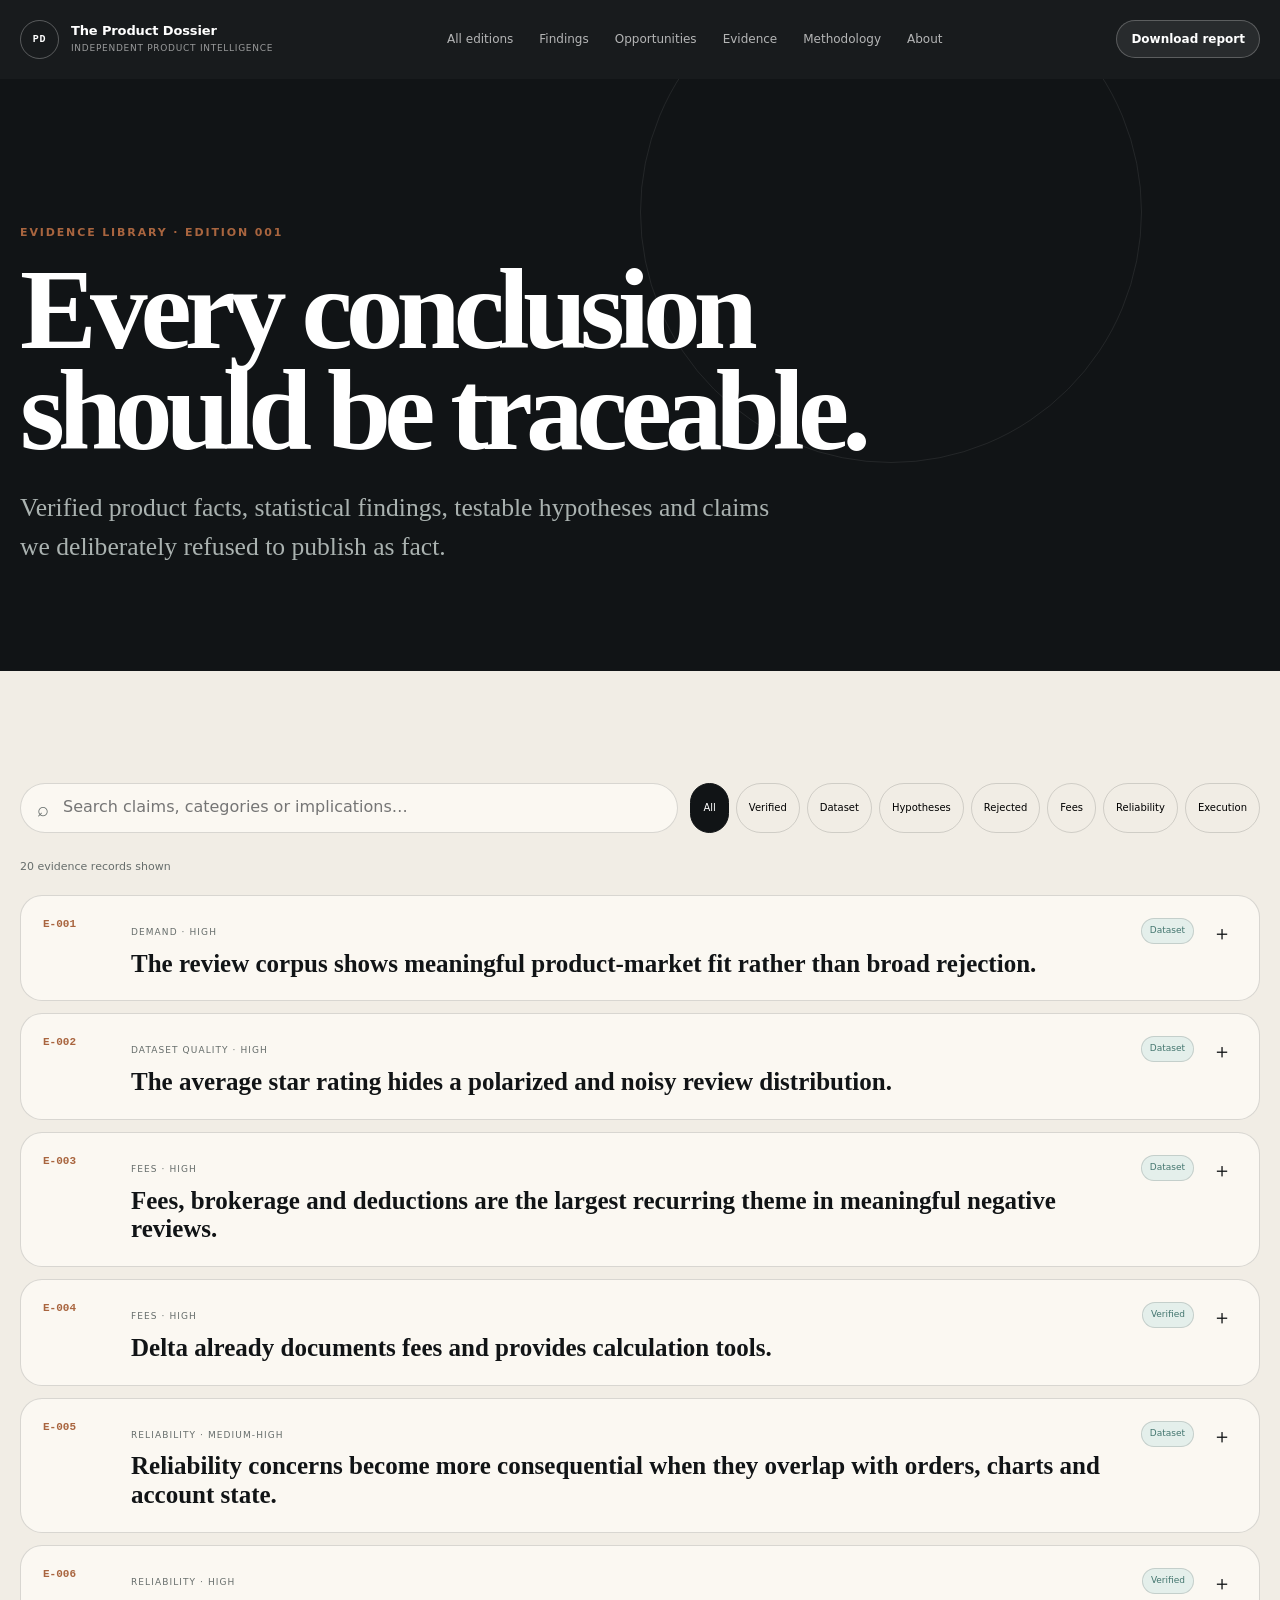
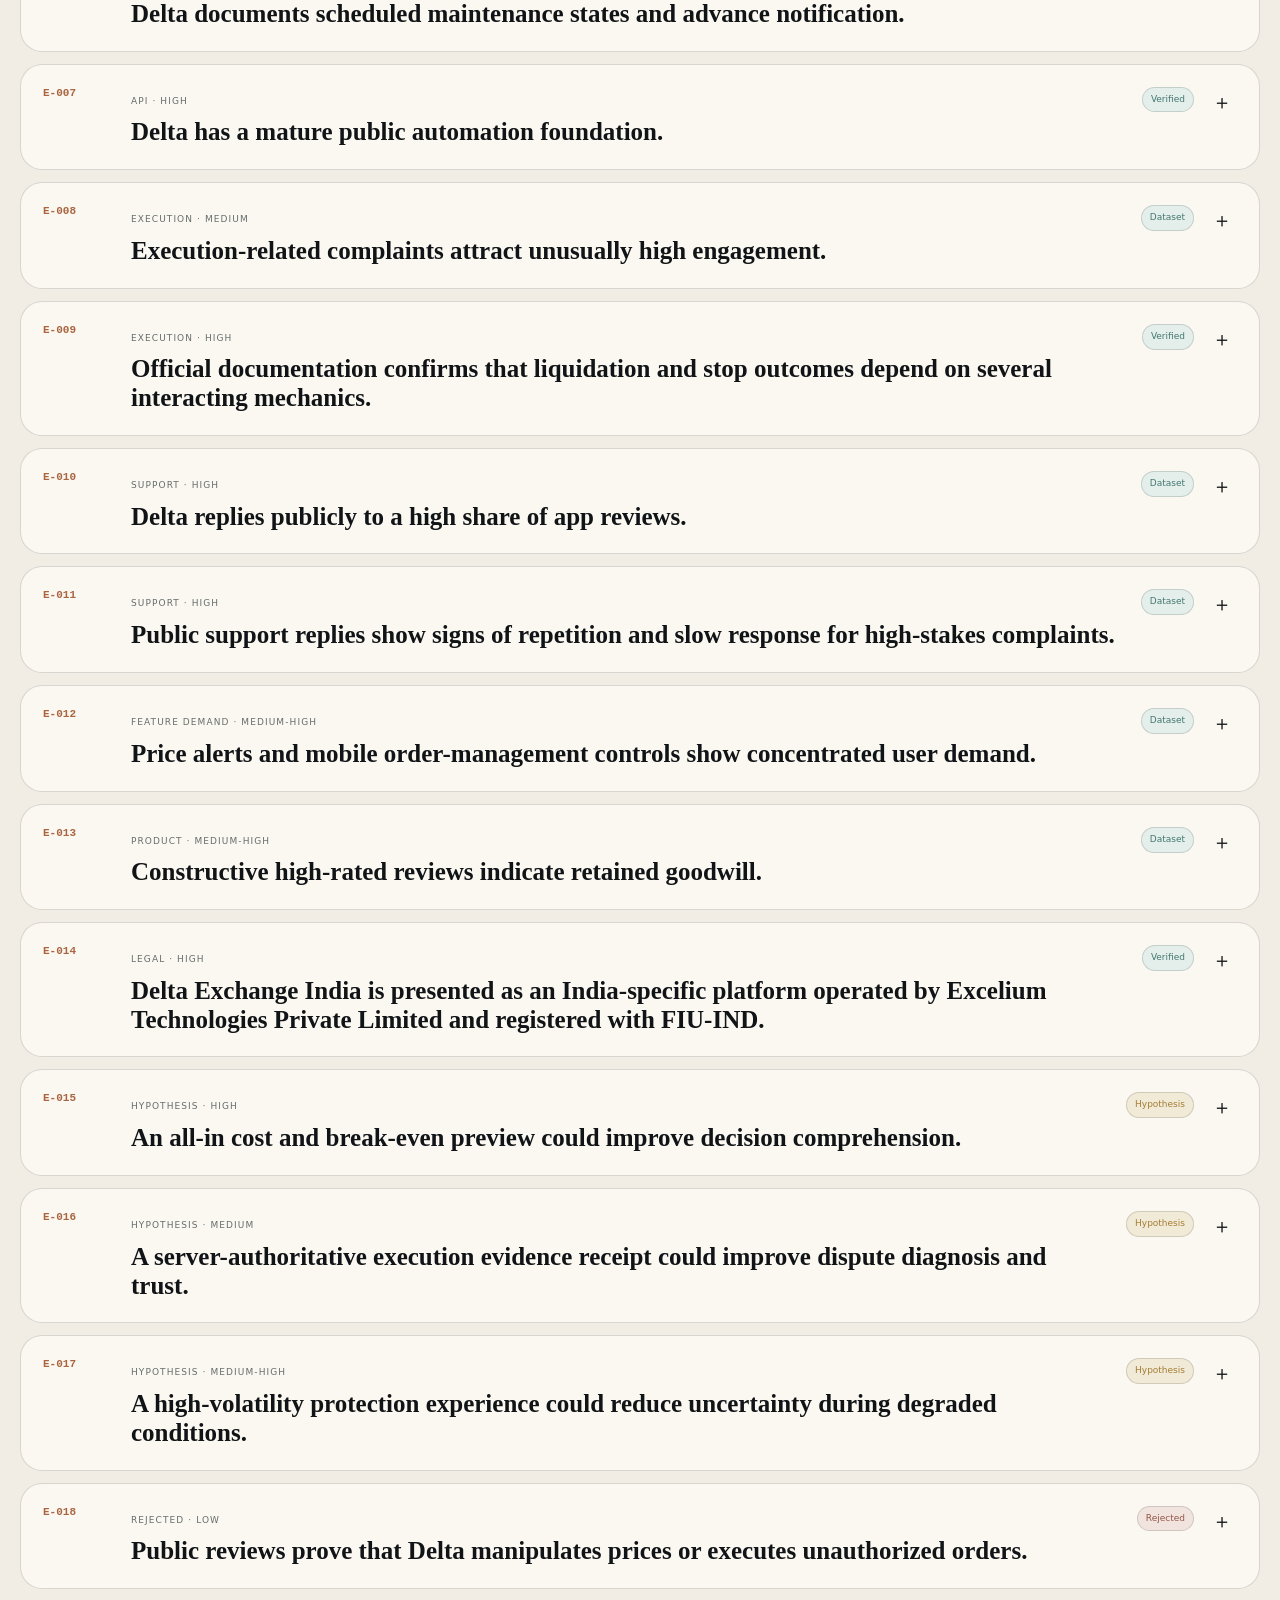
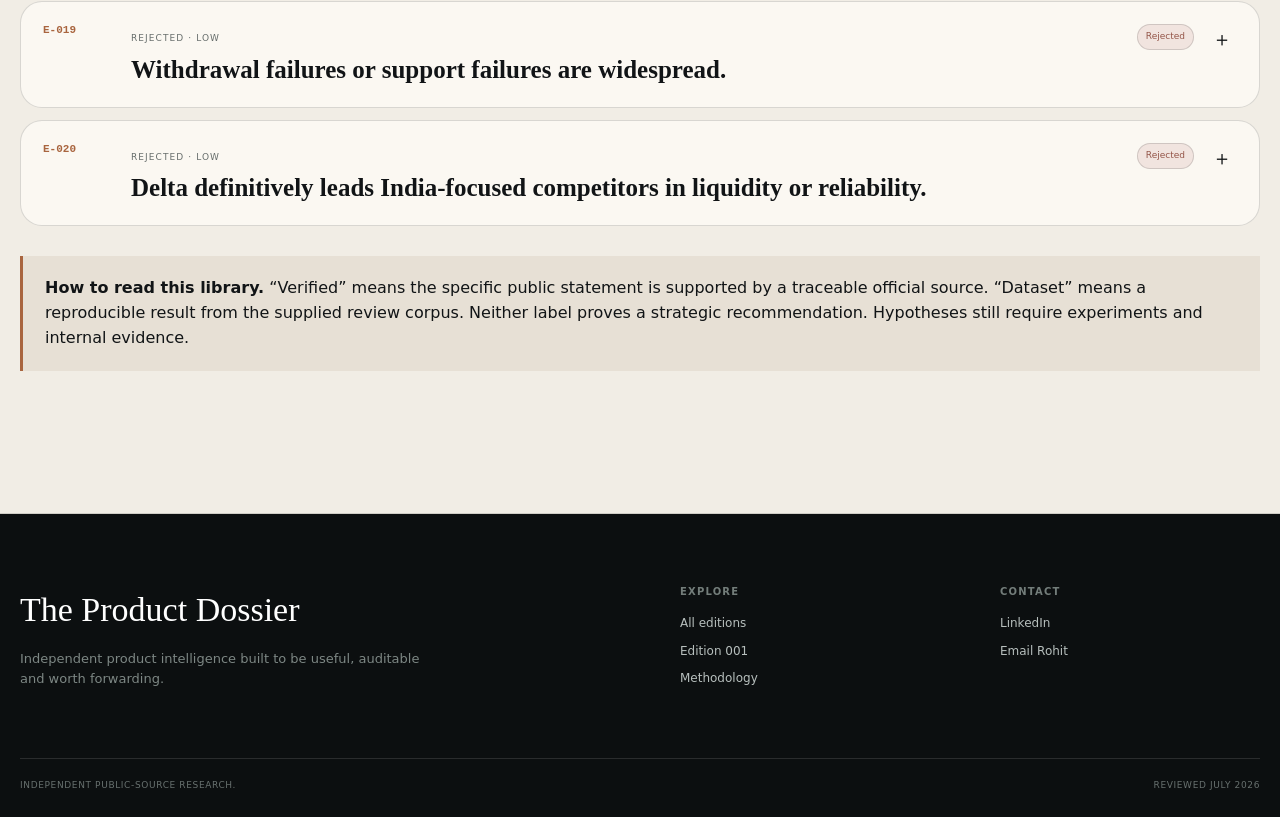
<file: evidence.html>
<!doctype html>
<html lang="en">
<head>
  <meta charset="utf-8"><meta name="viewport" content="width=device-width,initial-scale=1">
  <title>Evidence Library — Delta Exchange India | The Product Dossier</title>
  <meta name="description" content="Search the verified facts, dataset findings, hypotheses, limitations and rejected claims behind the Delta Exchange India product dossier.">
  <meta name="theme-color" content="#111416">
  <meta property="og:title" content="Evidence Library — Delta Exchange India"><meta property="og:image" content="https://delta-exchange-product-dossier.vercel.app/social-card.jpg">
  <link rel="icon" href="favicon.svg" type="image/svg+xml"><style>
:root {
  --paper: #f1ede5;
  --paper-deep: #e7e0d5;
  --surface: #fbf8f2;
  --ink: #111416;
  --ink-2: #242a2b;
  --muted: #666d6b;
  --line: rgba(17,20,22,.15);
  --line-light: rgba(255,255,255,.14);
  --copper: #a9653f;
  --copper-light: #d0a07f;
  --teal: #44766f;
  --teal-light: #9ac0b9;
  --blue: #54708b;
  --amber: #a47d35;
  --red: #945548;
  --dark: #111416;
  --dark-2: #171c1e;
  --white: #f8f4ec;
  --serif: "Iowan Old Style", "Palatino Linotype", Palatino, Georgia, serif;
  --sans: Inter, ui-sans-serif, system-ui, -apple-system, BlinkMacSystemFont, "Segoe UI", sans-serif;
  --mono: "SFMono-Regular", Consolas, "Liberation Mono", monospace;
  --content: 1240px;
  --radius-xl: 30px;
  --radius-lg: 22px;
  --radius-md: 16px;
  --shadow: 0 24px 80px rgba(12, 15, 16, .12);
}

* { box-sizing: border-box; }
html { scroll-behavior: smooth; background: var(--paper); }
body { margin: 0; color: var(--ink); background: var(--paper); font-family: var(--sans); line-height: 1.55; text-rendering: optimizeLegibility; overflow-x: hidden; }
body.menu-open { overflow: hidden; }
a { color: inherit; }
img, svg { max-width: 100%; }
button, input, select { font: inherit; }
::selection { background: var(--copper); color: white; }

.skip-link { position: fixed; left: 16px; top: -80px; z-index: 1000; background: white; color: #111; padding: 10px 14px; border-radius: 999px; text-decoration: none; }
.skip-link:focus { top: 16px; }
.container { width: min(calc(100% - 40px), var(--content)); margin-inline: auto; }
.section { padding: 112px 0; border-bottom: 1px solid var(--line); position: relative; }
.dark-section { color: var(--white); background: var(--dark); border-color: var(--line-light); }
.section-grid { display: grid; grid-template-columns: 160px minmax(0, 1fr); gap: 76px; align-items: start; }
.section-intro { margin-bottom: 54px; }
.split-intro { display: grid; grid-template-columns: minmax(0, 1.45fr) minmax(320px, .7fr); gap: 80px; align-items: end; }
.section-label, .eyebrow, .overline { font-size: 11px; letter-spacing: .17em; text-transform: uppercase; font-weight: 820; color: var(--copper); }
.section-label.light { color: var(--copper-light); }
.display-heading { font-family: var(--serif); font-size: clamp(42px, 5.7vw, 78px); line-height: .99; letter-spacing: -.045em; margin: 12px 0 0; max-width: 1000px; font-weight: 700; }
.display-heading.light { color: var(--white); }
.section-lede { max-width: 880px; font-family: var(--serif); font-size: clamp(21px, 2.2vw, 30px); line-height: 1.42; color: var(--ink-2); margin: 26px 0 0; }
.section-copy { margin: 0; color: var(--muted); font-size: 15px; max-width: 560px; }
.section-copy.light-soft, .light-soft { color: #aeb6b4; }

.reading-progress { position: fixed; left: 0; right: 0; top: 0; height: 3px; background: transparent; z-index: 1000; pointer-events: none; }
.reading-progress span { display: block; height: 100%; width: 0; background: var(--copper); transform-origin: left; }

.site-header { position: fixed; top: 0; left: 0; right: 0; z-index: 100; border-bottom: 1px solid transparent; transition: background .35s ease, border-color .35s ease, transform .35s ease; color: white; }
.site-header.scrolled { background: rgba(17,20,22,.92); backdrop-filter: blur(18px); border-color: rgba(255,255,255,.12); }
.header-inner { min-height: 78px; display: flex; align-items: center; justify-content: space-between; gap: 24px; }
.brand { display: inline-flex; align-items: center; gap: 12px; text-decoration: none; }
.brand-mark { width: 39px; height: 39px; border: 1px solid rgba(255,255,255,.28); border-radius: 50%; display: grid; place-items: center; font: 700 10px var(--mono); letter-spacing: .08em; }
.brand-copy { display: flex; flex-direction: column; line-height: 1.1; }
.brand-copy strong { font-size: 13px; letter-spacing: -.01em; }
.brand-copy small { font-size: 9px; color: rgba(255,255,255,.56); margin-top: 5px; letter-spacing: .08em; text-transform: uppercase; }
.desktop-nav { display: flex; align-items: center; gap: 26px; }
.desktop-nav a { text-decoration: none; font-size: 12px; color: rgba(255,255,255,.68); transition: color .2s ease; }
.desktop-nav a:hover { color: white; }
.header-actions { display: flex; align-items: center; gap: 10px; }
.menu-button { display: none; border: 1px solid rgba(255,255,255,.3); background: transparent; width: 42px; height: 42px; border-radius: 50%; padding: 0; position: relative; }
.menu-button span { position: absolute; width: 15px; height: 1px; background: white; left: 13px; transition: transform .25s ease, top .25s ease; }
.menu-button span:first-child { top: 16px; }
.menu-button span:last-child { top: 23px; }
.menu-button[aria-expanded="true"] span:first-child { top: 20px; transform: rotate(45deg); }
.menu-button[aria-expanded="true"] span:last-child { top: 20px; transform: rotate(-45deg); }
.mobile-menu { display: none; position: fixed; inset: 0; z-index: 90; background: var(--dark); color: white; padding: 110px 28px 40px; }
.mobile-menu.open { display: block; }
.mobile-menu a { display: block; text-decoration: none; font-family: var(--serif); font-size: 38px; padding: 16px 0; border-bottom: 1px solid rgba(255,255,255,.14); }

.button { display: inline-flex; align-items: center; justify-content: center; min-height: 46px; padding: 11px 19px; border-radius: 999px; border: 1px solid var(--ink); text-decoration: none; font-size: 12px; font-weight: 750; cursor: pointer; transition: transform .22s ease, background .22s ease, color .22s ease, border-color .22s ease; }
.button:hover { transform: translateY(-2px); }
.button.small { min-height: 38px; padding: 8px 14px; }
.button-primary { background: var(--ink); color: white; }
.button-quiet { background: rgba(255,255,255,.07); color: inherit; border-color: rgba(255,255,255,.24); }
.button-ghost { background: transparent; color: var(--ink); border-color: var(--line); }
.hero .button-ghost { color: white; border-color: rgba(255,255,255,.25); }
.light-button { color: white; border-color: rgba(255,255,255,.26); }
.text-link { color: inherit; font-size: 12px; font-weight: 750; text-underline-offset: 5px; }

.hero { min-height: 100svh; padding: 150px 0 94px; background: #0f1214; color: white; display: flex; align-items: center; position: relative; overflow: hidden; }
.hero-noise { position: absolute; inset: 0; opacity: .08; background-image: url("data:image/svg+xml,%3Csvg viewBox='0 0 220 220' xmlns='http://www.w3.org/2000/svg'%3E%3Cfilter id='n'%3E%3CfeTurbulence type='fractalNoise' baseFrequency='.8' numOctaves='3' stitchTiles='stitch'/%3E%3C/filter%3E%3Crect width='100%25' height='100%25' filter='url(%23n)' opacity='.55'/%3E%3C/svg%3E"); pointer-events: none; }
.hero::after { content: ""; position: absolute; inset: auto -15vw -45vh 40vw; height: 88vh; background: radial-gradient(circle, rgba(169,101,63,.22), transparent 67%); pointer-events: none; }
.hero-orbit { position: absolute; border: 1px solid rgba(255,255,255,.09); border-radius: 50%; pointer-events: none; }
.orbit-one { width: 580px; height: 580px; right: -120px; top: 90px; }
.orbit-two { width: 330px; height: 330px; right: 20px; top: 210px; border-color: rgba(169,101,63,.25); }
.hero-grid { display: grid; grid-template-columns: minmax(0, 1.4fr) minmax(330px, .62fr); gap: 84px; align-items: end; position: relative; z-index: 2; }
.hero-title { font-family: var(--serif); font-size: clamp(72px, 10.5vw, 150px); line-height: .82; letter-spacing: -.065em; margin: 24px 0 34px; max-width: 980px; font-weight: 700; }
.hero-title .word { display: inline-block; overflow: hidden; padding-bottom: .1em; margin-bottom: -.1em; }
.hero-title .word-inner { display: inline-block; transform: translateY(115%); animation: wordReveal .95s cubic-bezier(.2,.75,.15,1) forwards; }
@keyframes wordReveal { to { transform: translateY(0); } }
.hero-deck { max-width: 790px; font-family: var(--serif); font-size: clamp(20px, 2vw, 29px); line-height: 1.45; color: #bbc1bf; margin: 0; }
.hero-actions { display: flex; flex-wrap: wrap; gap: 10px; margin-top: 34px; }
.hero-meta { display: flex; flex-wrap: wrap; gap: 12px 28px; margin-top: 38px; padding-top: 23px; border-top: 1px solid rgba(255,255,255,.14); font-size: 10px; text-transform: uppercase; letter-spacing: .11em; color: rgba(255,255,255,.52); }
.hero-dossier-card { border: 1px solid rgba(255,255,255,.18); background: rgba(255,255,255,.055); backdrop-filter: blur(15px); border-radius: var(--radius-xl); padding: 28px; box-shadow: var(--shadow); }
.card-topline { display: flex; justify-content: space-between; font-size: 9px; color: rgba(255,255,255,.5); text-transform: uppercase; letter-spacing: .14em; }
.hero-dossier-card > p { font-family: var(--serif); font-size: 25px; line-height: 1.35; margin: 28px 0 34px; }
.mini-grid { display: grid; grid-template-columns: 1fr 1fr; gap: 18px; border-top: 1px solid rgba(255,255,255,.14); padding-top: 22px; }
.mini-grid strong { display: block; font-size: 15px; }
.mini-grid span { display: block; font-size: 9px; color: rgba(255,255,255,.48); margin-top: 4px; text-transform: uppercase; letter-spacing: .08em; }
.scroll-cue { position: absolute; left: 50%; bottom: 23px; transform: translateX(-50%); z-index: 2; display: flex; flex-direction: column; align-items: center; gap: 8px; font-size: 9px; text-transform: uppercase; letter-spacing: .14em; color: rgba(255,255,255,.46); }
.scroll-cue i { display: block; width: 1px; height: 28px; background: linear-gradient(white, transparent); animation: scrollPulse 1.8s infinite; }
@keyframes scrollPulse { 0%,100% { transform: scaleY(.45); transform-origin: top; opacity: .3; } 50% { transform: scaleY(1); opacity: 1; } }

.thesis-section { background: var(--surface); }
.thesis-chain { margin-top: 58px; border-top: 1px solid var(--ink); }
.chain-step { display: grid; grid-template-columns: 60px 250px minmax(0,1fr); gap: 30px; align-items: start; padding: 25px 0; border-bottom: 1px solid var(--line); }
.chain-step > span { color: var(--copper); font: 600 12px var(--mono); }
.chain-step h3 { margin: 0; font-size: 17px; }
.chain-step p { margin: 0; color: var(--muted); max-width: 580px; }
.pull-quote { margin: 72px 0 0; padding-left: 25px; border-left: 3px solid var(--copper); font-family: var(--serif); font-size: clamp(34px,4vw,59px); line-height: 1.1; max-width: 860px; }

.data-section { overflow: hidden; }
.stat-marquee { display: grid; grid-template-columns: repeat(5,1fr); border-top: 1px solid var(--line-light); border-bottom: 1px solid var(--line-light); margin: 68px 0; }
.stat-card { min-height: 155px; padding: 28px 18px; border-right: 1px solid var(--line-light); display: flex; flex-direction: column; justify-content: space-between; }
.stat-card:last-child { border-right: 0; }
.stat-card strong { font-family: var(--serif); font-size: clamp(38px,4vw,62px); line-height: 1; }
.stat-card span { font-size: 10px; text-transform: uppercase; letter-spacing: .11em; color: #8f9996; }
.chart-grid { display: grid; grid-template-columns: 1.2fr .8fr; gap: 20px; }
.data-card { border: 1px solid var(--line-light); border-radius: var(--radius-lg); padding: 28px; background: rgba(255,255,255,.035); }
.data-card-head { display: flex; justify-content: space-between; gap: 22px; align-items: start; margin-bottom: 28px; }
.data-card h3 { font-family: var(--serif); font-size: 30px; margin: 8px 0 0; }
.data-card .eyebrow { color: var(--copper-light); }
.data-note { color: #7e8886; font: 10px var(--mono); }
.data-card > p { margin: 25px 0 0; color: #9ca5a3; font-size: 13px; }
.rating-chart { height: 260px; display: grid; grid-template-columns: repeat(5,1fr); gap: 13px; align-items: end; padding-top: 16px; }
.rating-column { height: 100%; display: flex; flex-direction: column; justify-content: flex-end; align-items: center; gap: 9px; }
.rating-bar { width: 100%; max-width: 72px; border-radius: 9px 9px 2px 2px; background: linear-gradient(to top, var(--copper), #d29e7c); min-height: 3px; transform-origin: bottom; transform: scaleY(0); transition: transform 1s cubic-bezier(.2,.7,.2,1); }
.rating-chart.visible .rating-bar { transform: scaleY(1); }
.rating-column strong { font-size: 11px; }
.rating-column span { font-size: 9px; color: #858e8c; text-transform: uppercase; }
.quality-meters { display: grid; gap: 24px; margin-top: 34px; }
.quality-meters > div { display: grid; grid-template-columns: 1fr auto; gap: 8px; align-items: end; }
.quality-meters span { font-size: 12px; color: #a9b1af; }
.quality-meters strong { font: 600 13px var(--mono); }
.quality-meters i { grid-column: 1/-1; height: 4px; background: rgba(255,255,255,.1); position: relative; overflow: hidden; }
.quality-meters i::after { content:""; position: absolute; inset: 0 auto 0 0; width: var(--value); background: var(--teal-light); transform: scaleX(0); transform-origin: left; transition: transform 1.2s ease; }
.data-card.visible .quality-meters i::after { transform: scaleX(1); }

.complaint-section { background: var(--paper); }
.complaint-layout { display: grid; grid-template-columns: minmax(0,1fr) 330px; gap: 48px; margin-top: 60px; align-items: start; }
.complaint-bars { display: grid; gap: 17px; }
.complaint-row { display: grid; grid-template-columns: 250px minmax(0,1fr) 60px; gap: 18px; align-items: center; }
.complaint-row label { font-size: 12px; }
.complaint-track { height: 10px; background: rgba(17,20,22,.08); overflow: hidden; border-radius: 99px; }
.complaint-track i { display: block; height: 100%; background: var(--copper); border-radius: inherit; transform: scaleX(0); transform-origin: left; transition: transform 1.1s cubic-bezier(.2,.7,.2,1); }
.complaint-bars.visible .complaint-track i { transform: scaleX(1); }
.complaint-row strong { font: 600 11px var(--mono); text-align: right; }
.system-insight { position: sticky; top: 115px; padding: 27px; background: var(--ink); color: white; border-radius: var(--radius-lg); }
.system-insight .eyebrow { color: var(--copper-light); }
.system-insight p { font-family: var(--serif); font-size: 25px; line-height: 1.35; margin: 20px 0 28px; }

.strength-grid { display: grid; grid-template-columns: repeat(4,1fr); border-top: 1px solid var(--ink); }
.strength-card { padding: 26px 24px 30px 0; border-right: 1px solid var(--line); min-height: 270px; display: flex; flex-direction: column; }
.strength-card + .strength-card { padding-left: 24px; }
.strength-card:last-child { border-right: 0; }
.strength-card > span { color: var(--copper); font: 600 11px var(--mono); }
.strength-card h3 { font-family: var(--serif); font-size: 28px; line-height: 1.12; margin: auto 0 16px; }
.strength-card p { margin: 0; color: var(--muted); font-size: 13px; }

.opportunity-stack { display: grid; gap: 14px; }
.opportunity-card { display: grid; grid-template-columns: 72px minmax(0,1fr) 180px; gap: 30px; border: 1px solid var(--line-light); border-radius: var(--radius-lg); padding: 30px; background: rgba(255,255,255,.03); transition: background .3s ease, transform .3s ease, border-color .3s ease; }
.opportunity-card:hover { transform: translateY(-3px); background: rgba(255,255,255,.055); border-color: rgba(255,255,255,.25); }
.opp-number { font: 600 16px var(--mono); color: var(--copper-light); }
.opp-copy h3 { font-family: var(--serif); font-size: clamp(30px,3vw,45px); line-height: 1.02; margin: 14px 0; }
.opp-copy > p { color: #a8b0ae; max-width: 760px; margin: 0; }
.opp-test { margin-top: 24px; padding-top: 20px; border-top: 1px solid var(--line-light); display: grid; grid-template-columns: 85px minmax(0,1fr); gap: 20px; font-size: 12px; }
.opp-test strong { color: var(--white); }
.opp-test span { color: #8e9895; }
.opportunity-card aside { border-left: 1px solid var(--line-light); padding-left: 25px; display: flex; flex-direction: column; justify-content: space-between; text-align: right; }
.opportunity-card aside span { font-size: 10px; text-transform: uppercase; letter-spacing: .11em; color: #78827f; }
.opportunity-card aside strong { font-size: 13px; }
.confidence-pill { display: inline-flex; width: fit-content; padding: 5px 9px; border: 1px solid currentColor; border-radius: 999px; font-size: 9px; text-transform: uppercase; letter-spacing: .08em; }
.confidence-pill.high { color: #92bdb4; }
.confidence-pill.medium, .confidence-pill.medium-high { color: #d1b477; }

.receipt-section { background: var(--surface); }
.receipt-demo { margin-top: 60px; border: 1px solid var(--line); border-radius: var(--radius-xl); background: white; box-shadow: var(--shadow); overflow: hidden; }
.receipt-head { display: flex; justify-content: space-between; gap: 20px; padding: 20px 24px; background: var(--ink); color: white; font: 10px var(--mono); text-transform: uppercase; letter-spacing: .08em; }
.receipt-head div { display: flex; align-items: center; gap: 10px; }
.status-dot { width: 8px; height: 8px; border-radius: 50%; background: #7bb29e; box-shadow: 0 0 0 5px rgba(123,178,158,.14); }
.receipt-timeline { list-style: none; padding: 0; margin: 0; }
.receipt-timeline li { display: grid; grid-template-columns: 54px minmax(0,1fr) 120px; gap: 24px; padding: 24px; border-bottom: 1px solid var(--line); align-items: start; position: relative; }
.receipt-timeline li:last-child { border-bottom: 0; }
.receipt-timeline li > span { width: 35px; height: 35px; border: 1px solid var(--line); border-radius: 50%; display: grid; place-items: center; font: 10px var(--mono); color: var(--copper); background: var(--surface); position: relative; z-index: 2; }
.receipt-timeline li:not(:last-child)::after { content:""; position: absolute; left: 41px; top: 59px; bottom: -24px; width: 1px; background: var(--line); }
.receipt-timeline strong { font-size: 14px; }
.receipt-timeline p { margin: 6px 0 0; color: var(--muted); font-size: 12px; }
.receipt-timeline time { font: 10px var(--mono); color: var(--muted); text-align: right; }
.concept-guardrail { margin-top: 24px; padding: 18px 20px; border-left: 3px solid var(--copper); background: var(--paper-deep); font-size: 13px; }

.roadmap { border-top: 1px solid var(--ink); }
.roadmap-row { display: grid; grid-template-columns: 145px minmax(0,1fr) 280px; gap: 40px; padding: 30px 0; border-bottom: 1px solid var(--line); align-items: start; }
.roadmap-time { font: 650 11px var(--mono); color: var(--copper); }
.roadmap-row h3 { margin: 0; font-family: var(--serif); font-size: 28px; }
.roadmap-row p { margin: 9px 0 0; color: var(--muted); }
.roadmap-row aside { color: var(--muted); font-size: 12px; }

.rejection-grid { display: grid; grid-template-columns: repeat(3,1fr); gap: 16px; margin: 50px 0 34px; }
.rejection-card { border: 1px solid var(--line-light); border-radius: var(--radius-lg); padding: 25px; min-height: 300px; display: flex; flex-direction: column; }
.rejection-card > span { color: #d39d8f; font-size: 9px; text-transform: uppercase; letter-spacing: .12em; }
.rejection-card h3 { font-family: var(--serif); font-size: 26px; line-height: 1.14; margin: auto 0 18px; }
.rejection-card p { color: #9ba4a1; font-size: 12px; margin: 0; }

.download-grid { display: grid; grid-template-columns: repeat(3,1fr); gap: 18px; }
.download-card { min-height: 310px; display: flex; flex-direction: column; text-decoration: none; border: 1px solid var(--line); border-radius: var(--radius-lg); padding: 26px; background: var(--surface); transition: transform .25s ease, box-shadow .25s ease, background .25s ease; }
.download-card:hover { transform: translateY(-5px); box-shadow: var(--shadow); background: white; }
.download-card > span { font-size: 9px; text-transform: uppercase; letter-spacing: .12em; color: var(--copper); }
.download-card h3 { font-family: var(--serif); font-size: 31px; line-height: 1.1; margin: auto 0 14px; }
.download-card p { color: var(--muted); font-size: 13px; margin: 0; }
.download-card i { margin-top: 25px; font-style: normal; font-size: 11px; font-weight: 750; }

.author-section { background: var(--paper-deep); }
.author-grid { display: grid; grid-template-columns: minmax(260px,.72fr) minmax(0,1.28fr); gap: 80px; align-items: center; }
.author-image-wrap { height: 630px; border-radius: var(--radius-xl); overflow: hidden; box-shadow: var(--shadow); }
.author-image-wrap img { width: 100%; height: 100%; object-fit: cover; }
.author-copy h2 { font-family: var(--serif); font-size: clamp(56px,7vw,92px); letter-spacing: -.05em; line-height: .95; margin: 14px 0 28px; }
.author-copy > p { font-family: var(--serif); font-size: clamp(20px,2.2vw,29px); line-height: 1.45; max-width: 760px; }
.author-copy .author-note { font-family: var(--sans); font-size: 12px; color: var(--muted); }
.author-actions { display: flex; flex-wrap: wrap; gap: 10px; margin-top: 32px; }
.author-section .button-quiet { color: var(--ink); border-color: var(--line); background: rgba(255,255,255,.3); }

.site-footer { background: #0c0f10; color: white; padding: 70px 0 25px; }
.footer-grid { display: grid; grid-template-columns: 1.5fr .65fr .65fr; gap: 60px; }
.footer-brand { font-family: var(--serif); font-size: 34px; text-decoration: none; }
.footer-grid p { color: #7d8784; max-width: 420px; font-size: 13px; }
.footer-grid strong { display: block; font-size: 10px; text-transform: uppercase; letter-spacing: .12em; color: #737d7a; margin-bottom: 15px; }
.footer-grid > div:not(:first-child) a { display: block; text-decoration: none; color: #b7bfbd; font-size: 12px; margin: 9px 0; }
.footer-bottom { display: flex; justify-content: space-between; gap: 30px; border-top: 1px solid rgba(255,255,255,.12); margin-top: 55px; padding-top: 20px; font-size: 9px; color: #68716f; text-transform: uppercase; letter-spacing: .07em; }

.section-indicator { position: fixed; right: 22px; top: 50%; transform: translateY(-50%); z-index: 70; color: white; display: flex; align-items: center; gap: 10px; mix-blend-mode: difference; pointer-events: none; }
.section-indicator span { writing-mode: vertical-rl; font-size: 8px; text-transform: uppercase; letter-spacing: .15em; }
.section-indicator i { height: 65px; width: 1px; background: currentColor; opacity: .35; }
.back-to-top { position: fixed; right: 24px; bottom: 24px; z-index: 80; width: 44px; height: 44px; border-radius: 50%; border: 1px solid rgba(255,255,255,.22); background: rgba(17,20,22,.88); color: white; opacity: 0; transform: translateY(15px); pointer-events: none; transition: opacity .25s ease, transform .25s ease; }
.back-to-top.visible { opacity: 1; transform: none; pointer-events: auto; }

.reveal { opacity: 0; transform: translateY(24px); transition: opacity .8s ease, transform .8s cubic-bezier(.2,.7,.2,1); }
.reveal.visible { opacity: 1; transform: none; }

/* Inner pages */
.inner-page { background: var(--paper); }
.inner-page .site-header { position: sticky; background: rgba(17,20,22,.97); }
.page-hero { padding: 145px 0 78px; background: var(--dark); color: white; position: relative; overflow: hidden; }
.page-hero::after { content:""; position:absolute; inset:-20% -10% auto 50%; width:500px; height:500px; border:1px solid rgba(255,255,255,.08); border-radius:50%; }
.page-title { font-family: var(--serif); font-size: clamp(60px,9vw,120px); line-height: .88; letter-spacing: -.06em; margin: 18px 0 26px; max-width: 1000px; }
.page-deck { font-family: var(--serif); font-size: clamp(19px,2vw,28px); max-width: 760px; color: #aab2b0; }
.content-shell { display: grid; grid-template-columns: 250px minmax(0,1fr); gap: 70px; }
.sticky-nav { position: sticky; top: 110px; align-self: start; }
.sticky-nav a { display:block; padding:10px 0; color:var(--muted); text-decoration:none; font-size:12px; border-bottom:1px solid var(--line); }
.prose-section { padding: 10px 0 60px; }
.prose-section h2 { font-family:var(--serif); font-size:clamp(38px,4vw,58px); line-height:1.05; margin:0 0 22px; }
.prose-section h3 { font-family:var(--serif); font-size:30px; margin:36px 0 12px; }
.prose-section p { color:var(--muted); max-width:800px; }
.method-grid { display:grid; grid-template-columns:repeat(2,1fr); gap:16px; margin-top:30px; }
.method-card { border:1px solid var(--line); border-radius:var(--radius-lg); padding:24px; background:var(--surface); }
.method-card span { color:var(--copper); font:600 10px var(--mono); }
.method-card h3 { margin:16px 0 10px; font-family:var(--serif); font-size:27px; }
.method-card p { margin:0; font-size:13px; }
.notice { padding:20px 22px; border-left:3px solid var(--copper); background:var(--paper-deep); margin:30px 0; }

.evidence-toolbar { display:flex; flex-wrap:wrap; gap:12px; justify-content:space-between; margin-bottom:25px; }
.search-field { flex:1 1 330px; position:relative; }
.search-field input { width:100%; min-height:50px; border:1px solid var(--line); background:var(--surface); border-radius:999px; padding:0 18px 0 42px; color:var(--ink); }
.search-field::before { content:"⌕"; position:absolute; left:17px; top:11px; font-size:20px; color:var(--muted); }
.filter-row { display:flex; flex-wrap:wrap; gap:7px; }
.filter-button { border:1px solid var(--line); background:transparent; border-radius:999px; padding:9px 12px; font-size:10px; cursor:pointer; }
.filter-button.active { background:var(--ink); color:white; border-color:var(--ink); }
.evidence-count { font-size:11px; color:var(--muted); margin:0 0 20px; }
.evidence-grid { display:grid; gap:12px; }
.evidence-card { border:1px solid var(--line); border-radius:var(--radius-lg); background:var(--surface); overflow:hidden; }
.evidence-summary { width:100%; border:0; background:transparent; color:inherit; padding:22px; display:grid; grid-template-columns:70px minmax(0,1fr) auto 25px; gap:18px; text-align:left; align-items:start; cursor:pointer; }
.evidence-id { font:600 11px var(--mono); color:var(--copper); }
.evidence-category { font-size:9px; text-transform:uppercase; letter-spacing:.12em; color:var(--muted); }
.evidence-summary h3 { font-family:var(--serif); font-size:25px; line-height:1.15; margin:7px 0 0; }
.evidence-tag { padding:5px 8px; border-radius:999px; border:1px solid var(--line); font-size:9px; white-space:nowrap; }
.evidence-tag.Verified, .evidence-tag.Dataset { color:var(--teal); background:#e4efeb; }
.evidence-tag.Hypothesis { color:var(--amber); background:#f1ead7; }
.evidence-tag.Rejected { color:var(--red); background:#f1e4df; }
.chevron { font-size:20px; transition:transform .2s ease; }
.evidence-card.open .chevron { transform:rotate(45deg); }
.evidence-detail { display:none; grid-template-columns:repeat(2,1fr); gap:1px; background:var(--line); border-top:1px solid var(--line); }
.evidence-card.open .evidence-detail { display:grid; }
.detail-block { background:var(--surface); padding:22px; }
.detail-block strong { display:block; font-size:10px; text-transform:uppercase; letter-spacing:.1em; color:var(--copper); margin-bottom:10px; }
.detail-block p { margin:0; color:var(--muted); font-size:13px; }
.detail-block a { color:var(--ink); }
.empty-state { padding:50px; border:1px dashed var(--line); border-radius:var(--radius-lg); text-align:center; color:var(--muted); }

.about-grid { display:grid; grid-template-columns:.75fr 1.25fr; gap:80px; align-items:start; }
.about-photo { border-radius:var(--radius-xl); overflow:hidden; position:sticky; top:110px; }
.about-photo img { display:block; width:100%; }
.about-copy h2 { font-family:var(--serif); font-size:clamp(46px,5vw,74px); line-height:1; margin:0 0 26px; }
.about-copy .large-copy { font-family:var(--serif); font-size:clamp(21px,2vw,29px); line-height:1.45; color:var(--ink-2); }
.principle-list { border-top:1px solid var(--ink); margin-top:45px; }
.principle-list article { display:grid; grid-template-columns:55px 180px 1fr; gap:25px; padding:22px 0; border-bottom:1px solid var(--line); }
.principle-list span { color:var(--copper); font:600 10px var(--mono); }
.principle-list h3 { margin:0; font-size:15px; }
.principle-list p { margin:0; color:var(--muted); font-size:13px; }

@media (max-width: 1050px) {
  .desktop-nav { display:none; }
  .menu-button { display:block; }
  .hero-grid { grid-template-columns:1fr; gap:50px; }
  .hero-dossier-card { max-width:600px; }
  .section-grid { grid-template-columns:1fr; gap:25px; }
  .split-intro { grid-template-columns:1fr; gap:25px; }
  .stat-marquee { grid-template-columns:repeat(3,1fr); }
  .stat-card:nth-child(3) { border-right:0; }
  .chart-grid, .complaint-layout { grid-template-columns:1fr; }
  .system-insight { position:relative; top:auto; }
  .strength-grid { grid-template-columns:repeat(2,1fr); }
  .strength-card:nth-child(2) { border-right:0; }
  .strength-card:nth-child(n+3) { border-top:1px solid var(--line); }
  .opportunity-card { grid-template-columns:55px minmax(0,1fr); }
  .opportunity-card aside { grid-column:2; border-left:0; border-top:1px solid var(--line-light); padding:16px 0 0; flex-direction:row; text-align:left; }
  .rejection-grid, .download-grid { grid-template-columns:1fr; }
  .author-grid { grid-template-columns:.8fr 1.2fr; gap:45px; }
  .content-shell { grid-template-columns:1fr; }
  .sticky-nav { display:none; }
}

@media (max-width: 720px) {
  .container { width:min(calc(100% - 28px), var(--content)); }
  .section { padding:78px 0; }
  .header-inner { min-height:68px; }
  .brand-copy small { display:none; }
  .header-actions .button { display:none; }
  .hero { min-height:auto; padding:125px 0 90px; }
  .hero-title { font-size:clamp(64px,20vw,100px); }
  .hero-deck { font-size:21px; }
  .hero-meta { display:grid; grid-template-columns:1fr; gap:9px; }
  .hero-dossier-card > p { font-size:22px; }
  .display-heading { font-size:48px; }
  .section-lede { font-size:21px; }
  .chain-step { grid-template-columns:38px minmax(0,1fr); gap:18px; }
  .chain-step p { grid-column:2; }
  .pull-quote { font-size:36px; margin-top:50px; }
  .stat-marquee { grid-template-columns:1fr 1fr; }
  .stat-card { min-height:130px; border-bottom:1px solid var(--line-light); }
  .stat-card:nth-child(2n) { border-right:0; }
  .stat-card:last-child { grid-column:1/-1; }
  .chart-grid { gap:12px; }
  .data-card { padding:20px; }
  .rating-chart { height:220px; gap:8px; }
  .complaint-row { grid-template-columns:1fr 45px; gap:8px 12px; }
  .complaint-track { grid-column:1/-1; grid-row:2; }
  .strength-grid { grid-template-columns:1fr; }
  .strength-card, .strength-card + .strength-card { padding:24px 0; border-right:0; border-top:1px solid var(--line); min-height:230px; }
  .opportunity-card { grid-template-columns:1fr; gap:18px; padding:23px; }
  .opp-number { font-size:12px; }
  .opportunity-card aside { grid-column:1; }
  .opp-test { grid-template-columns:1fr; gap:7px; }
  .receipt-timeline li { grid-template-columns:42px 1fr; gap:15px; }
  .receipt-timeline time { grid-column:2; text-align:left; }
  .receipt-timeline li:not(:last-child)::after { left:32px; }
  .roadmap-row { grid-template-columns:1fr; gap:12px; }
  .roadmap-row aside { padding-top:12px; border-top:1px solid var(--line); }
  .author-grid, .about-grid { grid-template-columns:1fr; }
  .author-image-wrap { height:490px; }
  .footer-grid { grid-template-columns:1fr 1fr; }
  .footer-grid > div:first-child { grid-column:1/-1; }
  .footer-bottom { flex-direction:column; }
  .section-indicator { display:none; }
  .method-grid { grid-template-columns:1fr; }
  .evidence-summary { grid-template-columns:52px minmax(0,1fr) 24px; }
  .evidence-tag { grid-column:2; width:fit-content; }
  .chevron { grid-column:3; grid-row:1; }
  .evidence-detail { grid-template-columns:1fr; }
  .principle-list article { grid-template-columns:40px 1fr; }
  .principle-list p { grid-column:2; }
}

@media (prefers-reduced-motion: reduce) {
  html { scroll-behavior:auto; }
  *, *::before, *::after { animation-duration:.01ms !important; animation-iteration-count:1 !important; transition-duration:.01ms !important; }
  .reveal { opacity:1; transform:none; }
  .hero-title .word-inner { transform:none; }
}

</style>
</head>
<body class="inner-page">
<a class="skip-link" href="#main">Skip to content</a>
<header class="site-header scrolled" data-header><div class="container header-inner"><a class="brand" href="index.html"><span class="brand-mark">PD</span><span class="brand-copy"><strong>The Product Dossier</strong><small>Independent product intelligence</small></span></a><nav class="desktop-nav"><a href="index.html">All editions</a><a href="edition.html#findings">Findings</a><a href="edition.html#opportunities">Opportunities</a><a href="evidence.html">Evidence</a><a href="methodology.html">Methodology</a><a href="about.html">About</a></nav><div class="header-actions"><a class="button button-quiet small" href="delta-exchange-app-review-intelligence.pdf">Download report</a><button class="menu-button" type="button" aria-label="Open navigation" aria-expanded="false" data-menu-button><span></span><span></span></button></div></div></header>
<nav class="mobile-menu" data-mobile-menu><a href="index.html">All editions</a><a href="edition.html">Edition 001</a><a href="evidence.html">Evidence</a><a href="methodology.html">Methodology</a><a href="about.html">About</a></nav>
<main id="main">
  <section class="page-hero"><div class="container"><div class="overline reveal">Evidence library · Edition 001</div><h1 class="page-title reveal">Every conclusion should be traceable.</h1><p class="page-deck reveal">Verified product facts, statistical findings, testable hypotheses and claims we deliberately refused to publish as fact.</p></div></section>
  <section class="section"><div class="container">
    <div class="evidence-toolbar reveal"><div class="search-field"><input type="search" placeholder="Search claims, categories or implications…" aria-label="Search evidence" data-evidence-search></div><div class="filter-row" aria-label="Evidence filters"><button class="filter-button" data-filter="All">All</button><button class="filter-button" data-filter="Verified">Verified</button><button class="filter-button" data-filter="Dataset">Dataset</button><button class="filter-button" data-filter="Hypothesis">Hypotheses</button><button class="filter-button" data-filter="Rejected">Rejected</button><button class="filter-button" data-filter="Fees">Fees</button><button class="filter-button" data-filter="Reliability">Reliability</button><button class="filter-button" data-filter="Execution">Execution</button></div></div>
    <p class="evidence-count" data-evidence-count></p><div class="evidence-grid" data-evidence-grid></div>
    <div class="notice"><strong>How to read this library.</strong> “Verified” means the specific public statement is supported by a traceable official source. “Dataset” means a reproducible result from the supplied review corpus. Neither label proves a strategic recommendation. Hypotheses still require experiments and internal evidence.</div>
  </div></section>
</main>
<footer class="site-footer"><div class="container footer-grid"><div><a class="footer-brand" href="index.html">The Product Dossier</a><p>Independent product intelligence built to be useful, auditable and worth forwarding.</p></div><div><strong>Explore</strong><a href="index.html">All editions</a><a href="edition.html">Edition 001</a><a href="methodology.html">Methodology</a></div><div><strong>Contact</strong><a href="https://www.linkedin.com/in/rohit-singh-panwar" target="_blank" rel="noopener noreferrer">LinkedIn</a><a href="mailto:rohitsinghpanwar190796@gmail.com?subject=The%20Product%20Dossier%20%E2%80%94%20Delta%20Exchange">Email Rohit</a></div></div><div class="container footer-bottom"><span>Independent public-source research.</span><span>Reviewed July 2026</span></div></footer>
<button class="back-to-top" type="button" data-back-to-top>↑</button>

<script>
window.EVIDENCE_DATA = [
  {
    id: 'E-001', category: 'Demand', status: 'Dataset', confidence: 'High',
    claim: 'The review corpus shows meaningful product-market fit rather than broad rejection.',
    summary: 'Across 22,199 public Google Play reviews, 65.7% are rated four or five stars. Positive reviews repeatedly value India-oriented derivatives access, INR convenience, charting and an approachable interface.',
    source: 'App Review Intelligence Report — pages 3 and 11',
    url: 'downloads/delta-exchange-app-review-intelligence.pdf#page=3',
    counter: 'Review data is self-selected and the export may not represent every review, language or user cohort.',
    implication: 'Preserve the core derivatives and INR proposition. The strategic task is to strengthen trust, not reinvent the category.',
    updated: '22 Jul 2026'
  },
  {
    id: 'E-002', category: 'Dataset quality', status: 'Dataset', confidence: 'High',
    claim: 'The average star rating hides a polarized and noisy review distribution.',
    summary: 'The sample average is 3.69/5, while 78.4% of reviews are either one star or five stars. 40.7% of the corpus is repeated-text excess and 53.3% of reviews contain three words or fewer.',
    source: 'App Review Intelligence Report — pages 1, 4 and 5',
    url: 'downloads/delta-exchange-app-review-intelligence.pdf#page=4',
    counter: 'Repeated or short text does not prove manipulation; it only lowers the qualitative information value of those rows.',
    implication: 'Weight detailed reviews, helpful votes and version patterns more heavily than the headline average.',
    updated: '22 Jul 2026'
  },
  {
    id: 'E-003', category: 'Fees', status: 'Dataset', confidence: 'High',
    claim: 'Fees, brokerage and deductions are the largest recurring theme in meaningful negative reviews.',
    summary: 'Among 4,882 meaningful one- and two-star reviews, 30.4% mention fees, brokerage or deductions.',
    source: 'App Review Intelligence Report — page 8',
    url: 'downloads/delta-exchange-app-review-intelligence.pdf#page=8',
    counter: 'A complaint about high fees may reflect price sensitivity or misunderstanding rather than inadequate disclosure.',
    implication: 'Test a contextual all-in cost and break-even preview inside the trade flow.',
    updated: '22 Jul 2026'
  },
  {
    id: 'E-004', category: 'Fees', status: 'Verified', confidence: 'High',
    claim: 'Delta already documents fees and provides calculation tools.',
    summary: 'Official fee pages document trading fees, GST, option fee caps and a fee calculator. The defensible gap is not “hidden fees,” but cognitive fragmentation at the moment of decision.',
    source: 'Delta Exchange India fee documentation',
    url: 'https://www.delta.exchange/fees',
    counter: 'A separate calculator may already meet the needs of informed traders, and some users may simply consider the price unattractive.',
    implication: 'Measure comprehension and decision quality rather than claiming that charges are concealed.',
    updated: '20 Jul 2026'
  },
  {
    id: 'E-005', category: 'Reliability', status: 'Dataset', confidence: 'Medium-High',
    claim: 'Reliability concerns become more consequential when they overlap with orders, charts and account state.',
    summary: 'In meaningful negative reviews, lag/freezing appears in 18.2%, P&L or balance issues in 17.9%, orders/execution in 16.4%, and charts/prices in 11.7%. These themes frequently co-occur.',
    source: 'App Review Intelligence Report — pages 8 and 9',
    url: 'downloads/delta-exchange-app-review-intelligence.pdf#page=8',
    counter: 'Review text cannot establish whether each event was caused by Delta, the user’s device, network conditions, market liquidity or expected order mechanics.',
    implication: 'Treat performance and observability as financial-risk controls, not ordinary app polish.',
    updated: '22 Jul 2026'
  },
  {
    id: 'E-006', category: 'Reliability', status: 'Verified', confidence: 'High',
    claim: 'Delta documents scheduled maintenance states and advance notification.',
    summary: 'The official maintenance guide states that users are notified 24–72 hours in advance and that trading, deposits, withdrawals and most API access are suspended during maintenance.',
    source: 'Delta Exchange India — maintenance guide',
    url: 'https://www.delta.exchange/support/solutions?articleId=80001132383&categoryId=null&folderId=null',
    counter: 'Advance notice may mean the primary problem is attention, risk tolerance or market gaps rather than missing functionality.',
    implication: 'Explore a focused maintenance-risk summary and position-preparation workflow without implying maintenance losses are common.',
    updated: '20 Jul 2026'
  },
  {
    id: 'E-007', category: 'API', status: 'Verified', confidence: 'High',
    claim: 'Delta has a mature public automation foundation.',
    summary: 'The API supports REST and WebSocket workflows for market data, account state and orders, with documented authentication, throttling, SDKs, a dead-man switch and a public system-status channel.',
    source: 'Delta Exchange API documentation',
    url: 'https://docs.delta.exchange/',
    counter: 'Public documentation establishes available interfaces, not adoption, production reliability or user comprehension.',
    implication: 'Build safety and observability experiments on top of the existing automation stack rather than proposing another disconnected tool.',
    updated: '23 Jul 2026'
  },
  {
    id: 'E-008', category: 'Execution', status: 'Dataset', confidence: 'Medium',
    claim: 'Execution-related complaints attract unusually high engagement.',
    summary: 'Orders, execution, stop-loss and slippage appear in 16.4% of meaningful negative reviews and average 8.3 helpful votes per review—higher than the more frequent fee category.',
    source: 'App Review Intelligence Report — page 8',
    url: 'downloads/delta-exchange-app-review-intelligence.pdf#page=8',
    counter: 'Helpful votes measure resonance, not truth. Review allegations are not authenticated incident records.',
    implication: 'Prioritise event reconstruction and explanation, while avoiding public claims of proven execution defects.',
    updated: '22 Jul 2026'
  },
  {
    id: 'E-009', category: 'Execution', status: 'Verified', confidence: 'High',
    claim: 'Official documentation confirms that liquidation and stop outcomes depend on several interacting mechanics.',
    summary: 'Mark price, margin mode, maintenance margin, trigger configuration, liquidity and partial-liquidation logic can all affect the final outcome.',
    source: 'Delta fair-price, margin and liquidation documentation',
    url: 'https://guides.delta.exchange/delta-exchange-india-user-guide/trading-guide/fair-price-marking',
    counter: 'Delta already provides a trading calculator and liquidation documentation; the opportunity is consolidation and contextual explanation, not claiming those tools are absent.',
    implication: 'Create a Liquidation Safety Centre that explains and reconstructs events using authoritative data.',
    updated: '20 Jul 2026'
  },
  {
    id: 'E-010', category: 'Support', status: 'Dataset', confidence: 'High',
    claim: 'Delta replies publicly to a high share of app reviews.',
    summary: 'The observed developer reply rate is 87.2%, including 81.5% of one-star reviews.',
    source: 'App Review Intelligence Report — page 13',
    url: 'downloads/delta-exchange-app-review-intelligence.pdf#page=13',
    counter: 'Reply coverage is an activity measure and does not prove resolution quality.',
    implication: 'Shift the support KPI from “replied” to “resolved with evidence.”',
    updated: '22 Jul 2026'
  },
  {
    id: 'E-011', category: 'Support', status: 'Dataset', confidence: 'High',
    claim: 'Public support replies show signs of repetition and slow response for high-stakes complaints.',
    summary: 'Median observed reply delay is roughly 33 hours, the 90th percentile is roughly 102 hours, and repeated-reply excess equals 42.6% of replied rows.',
    source: 'App Review Intelligence Report — page 13',
    url: 'downloads/delta-exchange-app-review-intelligence.pdf#page=13',
    counter: 'App-review response time is not the same as private ticket SLA or resolution time.',
    implication: 'Use case-specific public replies that reference an evidence trail, case status and next action.',
    updated: '22 Jul 2026'
  },
  {
    id: 'E-012', category: 'Feature demand', status: 'Dataset', confidence: 'Medium-High',
    claim: 'Price alerts and mobile order-management controls show concentrated user demand.',
    summary: 'Price/chart alerts have 63 direct matches but 1,492 helpful votes. Drag-and-drop mobile SL/TP has 97 matches and 1,113 helpful votes.',
    source: 'App Review Intelligence Report — page 12',
    url: 'downloads/delta-exchange-app-review-intelligence.pdf#page=12',
    counter: 'Review requests are self-selected and do not replace product analytics or usability testing.',
    implication: 'After trust foundations, alerts and mobile SL/TP are strong retention-layer candidates.',
    updated: '22 Jul 2026'
  },
  {
    id: 'E-013', category: 'Product', status: 'Dataset', confidence: 'Medium-High',
    claim: 'Constructive high-rated reviews indicate retained goodwill.',
    summary: 'Some four- and five-star reviewers report serious bugs while retaining a positive rating, suggesting they want the product to improve rather than leave the category.',
    source: 'App Review Intelligence Report — page 11',
    url: 'downloads/delta-exchange-app-review-intelligence.pdf#page=11',
    counter: 'This is an interpretation of review behaviour, not a measured retention cohort.',
    implication: 'Visible reliability improvements and shipped feature requests could convert constructive users into advocates.',
    updated: '22 Jul 2026'
  },
  {
    id: 'E-014', category: 'Legal', status: 'Verified', confidence: 'High',
    claim: 'Delta Exchange India is presented as an India-specific platform operated by Excelium Technologies Private Limited and registered with FIU-IND.',
    summary: 'Official support and terms identify the operating entity and FIU reporting-entity registration. FIU registration is an AML/KYC status, not equivalent to SEBI or RBI product approval.',
    source: 'Delta Exchange India terms and support disclosures',
    url: 'https://www.delta.exchange/terms-of-use',
    counter: 'Regulatory language and product treatment can change; legal and tax interpretation require professional advice.',
    implication: 'Use precise language: “FIU-IND registered reporting entity,” not broad claims of conventional exchange regulation.',
    updated: '20 Jul 2026'
  },
  {
    id: 'E-015', category: 'Hypothesis', status: 'Hypothesis', confidence: 'High',
    claim: 'An all-in cost and break-even preview could improve decision comprehension.',
    summary: 'The hypothesis combines documented fee complexity with the largest negative review theme.',
    source: 'Synthesis of E-003 and E-004',
    url: 'edition.html#opportunities',
    counter: 'The intervention may not change behaviour if users already understand the fees and simply dislike the price.',
    implication: 'Run a task-based comprehension test before committing to a full build.',
    updated: '23 Jul 2026'
  },
  {
    id: 'E-016', category: 'Hypothesis', status: 'Hypothesis', confidence: 'Medium',
    claim: 'A server-authoritative execution evidence receipt could improve dispute diagnosis and trust.',
    summary: 'The proposed receipt would show submission, trigger, market state, matching, fills, fees and balance reconciliation in one trace.',
    source: 'Synthesis of E-005, E-008 and E-009',
    url: 'edition.html#integrity-receipt',
    counter: 'A timeline may diagnose disputes without reducing incident rates, and public exposure may create complexity or security constraints.',
    implication: 'Prototype for a narrow set of order types and measure support resolution and comprehension.',
    updated: '23 Jul 2026'
  },
  {
    id: 'E-017', category: 'Hypothesis', status: 'Hypothesis', confidence: 'Medium-High',
    claim: 'A high-volatility protection experience could reduce uncertainty during degraded conditions.',
    summary: 'The concept combines proactive status, data freshness, position visibility and constrained emergency actions during volatility or maintenance.',
    source: 'Synthesis of E-005, E-006 and E-007',
    url: 'edition.html#opportunities',
    counter: 'There is no representative incident series proving how often users face this problem or which intervention would work best.',
    implication: 'Test comprehension and action completion during simulated degraded states.',
    updated: '23 Jul 2026'
  },
  {
    id: 'E-018', category: 'Rejected', status: 'Rejected', confidence: 'Low',
    claim: 'Public reviews prove that Delta manipulates prices or executes unauthorized orders.',
    summary: 'The reviewed public evidence contains allegations but no authenticated order logs, independent tick reconstruction or representative incident sample.',
    source: 'Adversarial Review and Citation Audit — pages 3–6',
    url: 'downloads/delta-exchange-adversarial-audit.pdf#page=3',
    counter: 'Verified internal logs or independent event-level reconstruction could materially change this assessment.',
    implication: 'Do not publish defect, fraud or prevalence claims from review allegations.',
    updated: '20 Jul 2026'
  },
  {
    id: 'E-019', category: 'Rejected', status: 'Rejected', confidence: 'Low',
    claim: 'Withdrawal failures or support failures are widespread.',
    summary: 'The evidence includes mixed anecdotes and no representative denominator, cause taxonomy or elapsed-time distribution.',
    source: 'Adversarial Review and Citation Audit — pages 3, 5 and 6',
    url: 'downloads/delta-exchange-adversarial-audit.pdf#page=3',
    counter: 'Anonymised support and withdrawal-state data could establish prevalence and root causes.',
    implication: 'Treat a withdrawal recovery hub as a discovery pilot, not a justified priority build.',
    updated: '20 Jul 2026'
  },
  {
    id: 'E-020', category: 'Rejected', status: 'Rejected', confidence: 'Low',
    claim: 'Delta definitively leads India-focused competitors in liquidity or reliability.',
    summary: 'No transparent, directly comparable and current public dataset was found that supports a defensible leadership claim across venues.',
    source: 'Competitive research gap and adversarial audit',
    url: 'downloads/delta-exchange-adversarial-audit.pdf#page=2',
    counter: 'Internal market-quality data or a rigorous independent venue dataset may support a narrower claim.',
    implication: 'Avoid superlatives without a defined metric, timeframe and comparable dataset.',
    updated: '20 Jul 2026'
  }
];

</script>
<script>
(() => {
  const reduceMotion = window.matchMedia('(prefers-reduced-motion: reduce)').matches;

  const header = document.querySelector('[data-header]');
  const menuButton = document.querySelector('[data-menu-button]');
  const mobileMenu = document.querySelector('[data-mobile-menu]');
  const progress = document.querySelector('.reading-progress span');
  const topButton = document.querySelector('[data-back-to-top]');
  const sectionName = document.querySelector('[data-section-name]');

  const updateScrollUi = () => {
    const y = window.scrollY;
    header?.classList.toggle('scrolled', y > 30);
    topButton?.classList.toggle('visible', y > 900);
    if (progress) {
      const max = document.documentElement.scrollHeight - window.innerHeight;
      progress.style.width = `${max > 0 ? Math.min(100, (y / max) * 100) : 0}%`;
    }
    if (!reduceMotion) {
      document.documentElement.style.setProperty('--scroll-y', `${y}px`);
      document.querySelectorAll('.hero-orbit').forEach((orb, index) => {
        orb.style.transform = `translate3d(0, ${y * (index ? .055 : .035)}px, 0) rotate(${y * .012}deg)`;
      });
    }
  };
  updateScrollUi();
  window.addEventListener('scroll', updateScrollUi, { passive: true });

  if (menuButton && mobileMenu) {
    menuButton.addEventListener('click', () => {
      const open = mobileMenu.classList.toggle('open');
      document.body.classList.toggle('menu-open', open);
      menuButton.setAttribute('aria-expanded', String(open));
    });
    mobileMenu.querySelectorAll('a').forEach(link => link.addEventListener('click', () => {
      mobileMenu.classList.remove('open');
      document.body.classList.remove('menu-open');
      menuButton.setAttribute('aria-expanded', 'false');
    }));
  }

  topButton?.addEventListener('click', () => window.scrollTo({ top: 0, behavior: reduceMotion ? 'auto' : 'smooth' }));

  document.querySelectorAll('[data-copy-link]').forEach(button => {
    button.addEventListener('click', async () => {
      const original = button.textContent;
      try {
        await navigator.clipboard.writeText(window.location.href);
        button.textContent = 'Link copied';
      } catch {
        window.prompt('Copy this page link:', window.location.href);
      }
      window.setTimeout(() => { button.textContent = original; }, 1600);
    });
  });

  const title = document.querySelector('[data-split-text]');
  if (title && !reduceMotion) {
    const words = title.textContent.trim().split(/\s+/);
    title.innerHTML = words.map((word, index) => `<span class="word"><span class="word-inner" style="animation-delay:${.12 + index * .11}s">${word}</span></span>`).join(' ');
  }

  const revealItems = document.querySelectorAll('.reveal');
  if (reduceMotion) {
    revealItems.forEach(el => el.classList.add('visible'));
  } else {
    const revealObserver = new IntersectionObserver(entries => {
      entries.forEach(entry => {
        if (entry.isIntersecting) {
          entry.target.classList.add('visible');
          revealObserver.unobserve(entry.target);
        }
      });
    }, { rootMargin: '0px 0px -8% 0px', threshold: .08 });
    revealItems.forEach((el, i) => {
      el.style.transitionDelay = `${Math.min((i % 4) * .05, .15)}s`;
      revealObserver.observe(el);
    });
  }

  const sections = [...document.querySelectorAll('[data-section]')];
  if (sections.length && sectionName) {
    const sectionObserver = new IntersectionObserver(entries => {
      const visible = entries.filter(entry => entry.isIntersecting).sort((a, b) => b.intersectionRatio - a.intersectionRatio)[0];
      if (visible) sectionName.textContent = visible.target.dataset.section;
    }, { threshold: [.2, .45, .7], rootMargin: '-25% 0px -55% 0px' });
    sections.forEach(section => sectionObserver.observe(section));
  }

  const countElements = document.querySelectorAll('[data-count]');
  const countObserver = new IntersectionObserver(entries => {
    entries.forEach(entry => {
      if (!entry.isIntersecting) return;
      const el = entry.target;
      const target = Number(el.dataset.count || 0);
      const decimals = Number(el.dataset.decimals || 0);
      const suffix = el.dataset.suffix || '';
      if (reduceMotion) {
        el.textContent = target.toLocaleString(undefined, { minimumFractionDigits: decimals, maximumFractionDigits: decimals }) + suffix;
      } else {
        const started = performance.now();
        const duration = 1200;
        const animate = now => {
          const t = Math.min(1, (now - started) / duration);
          const eased = 1 - Math.pow(1 - t, 4);
          const value = target * eased;
          el.textContent = value.toLocaleString(undefined, { minimumFractionDigits: decimals, maximumFractionDigits: decimals }) + suffix;
          if (t < 1) requestAnimationFrame(animate);
        };
        requestAnimationFrame(animate);
      }
      countObserver.unobserve(el);
    });
  }, { threshold: .5 });
  countElements.forEach(el => countObserver.observe(el));

  const metrics = window.DOSSIER_METRICS;
  const ratingChart = document.querySelector('[data-rating-chart]');
  if (ratingChart && metrics) {
    const max = Math.max(...metrics.ratingDistribution.map(row => row.count));
    ratingChart.innerHTML = metrics.ratingDistribution.map(row => `
      <div class="rating-column">
        <strong>${row.share.toFixed(1)}%</strong>
        <i class="rating-bar" style="height:${Math.max(5, (row.count / max) * 100)}%"></i>
        <span>${row.stars} star${row.stars > 1 ? 's' : ''}</span>
      </div>`).join('');
    const obs = new IntersectionObserver(entries => entries.forEach(e => {
      if (e.isIntersecting) { ratingChart.classList.add('visible'); obs.disconnect(); }
    }), { threshold: .35 });
    obs.observe(ratingChart);
  }

  const complaintChart = document.querySelector('[data-complaint-chart]');
  if (complaintChart && metrics) {
    const max = Math.max(...metrics.complaintThemes.map(row => row.value));
    complaintChart.innerHTML = metrics.complaintThemes.map(row => `
      <div class="complaint-row">
        <label>${row.label}</label>
        <div class="complaint-track"><i style="width:${(row.value / max) * 100}%"></i></div>
        <strong>${row.value.toFixed(1)}%</strong>
      </div>`).join('');
    const obs = new IntersectionObserver(entries => entries.forEach(e => {
      if (e.isIntersecting) { complaintChart.classList.add('visible'); obs.disconnect(); }
    }), { threshold: .25 });
    obs.observe(complaintChart);
  }

  document.querySelectorAll('.data-card').forEach(card => {
    const obs = new IntersectionObserver(entries => entries.forEach(e => {
      if (e.isIntersecting) { card.classList.add('visible'); obs.disconnect(); }
    }), { threshold: .35 });
    obs.observe(card);
  });

  if (!reduceMotion && window.matchMedia('(pointer:fine)').matches) {
    document.querySelectorAll('.magnetic').forEach(button => {
      button.addEventListener('pointermove', event => {
        const rect = button.getBoundingClientRect();
        const x = (event.clientX - rect.left - rect.width / 2) * .12;
        const y = (event.clientY - rect.top - rect.height / 2) * .12;
        button.style.transform = `translate(${x}px, ${y}px)`;
      });
      button.addEventListener('pointerleave', () => { button.style.transform = ''; });
    });
  }
})();

</script>
<script>
(() => {
  const container = document.querySelector('[data-evidence-grid]');
  if (!container || !window.EVIDENCE_DATA) return;

  const searchInput = document.querySelector('[data-evidence-search]');
  const filterButtons = [...document.querySelectorAll('[data-filter]')];
  const count = document.querySelector('[data-evidence-count]');
  let active = new URLSearchParams(window.location.search).get('category') || 'All';

  const escapeHtml = value => String(value ?? '').replace(/[&<>"']/g, char => ({
    '&':'&amp;', '<':'&lt;', '>':'&gt;', '"':'&quot;', "'":'&#039;'
  })[char]);

  const render = () => {
    const query = (searchInput?.value || '').trim().toLowerCase();
    const rows = window.EVIDENCE_DATA.filter(item => {
      const filterMatch = active === 'All' || item.status === active || item.category === active;
      const haystack = `${item.id} ${item.category} ${item.status} ${item.claim} ${item.summary} ${item.implication}`.toLowerCase();
      return filterMatch && haystack.includes(query);
    });
    if (count) count.textContent = `${rows.length} evidence record${rows.length === 1 ? '' : 's'} shown`;
    if (!rows.length) {
      container.innerHTML = '<div class="empty-state">No evidence matches the current search and filters.</div>';
      return;
    }
    container.innerHTML = rows.map(item => `
      <article class="evidence-card">
        <button class="evidence-summary" type="button" aria-expanded="false">
          <span class="evidence-id">${escapeHtml(item.id)}</span>
          <span><span class="evidence-category">${escapeHtml(item.category)} · ${escapeHtml(item.confidence)}</span><h3>${escapeHtml(item.claim)}</h3></span>
          <span class="evidence-tag ${escapeHtml(item.status)}">${escapeHtml(item.status)}</span>
          <span class="chevron" aria-hidden="true">＋</span>
        </button>
        <div class="evidence-detail">
          <div class="detail-block"><strong>What the evidence says</strong><p>${escapeHtml(item.summary)}</p></div>
          <div class="detail-block"><strong>Counter-evidence or limitation</strong><p>${escapeHtml(item.counter)}</p></div>
          <div class="detail-block"><strong>Decision implication</strong><p>${escapeHtml(item.implication)}</p></div>
          <div class="detail-block"><strong>Source and review date</strong><p><a href="${escapeHtml(item.url)}" target="_blank" rel="noreferrer">${escapeHtml(item.source)}</a><br>Reviewed ${escapeHtml(item.updated)}</p></div>
        </div>
      </article>`).join('');

    container.querySelectorAll('.evidence-summary').forEach(button => {
      button.addEventListener('click', () => {
        const card = button.closest('.evidence-card');
        const open = card.classList.toggle('open');
        button.setAttribute('aria-expanded', String(open));
      });
    });
  };

  filterButtons.forEach(button => {
    button.classList.toggle('active', button.dataset.filter === active);
    button.addEventListener('click', () => {
      active = button.dataset.filter;
      filterButtons.forEach(item => item.classList.toggle('active', item === button));
      render();
    });
  });
  searchInput?.addEventListener('input', render);
  render();
})();

</script>
</body></html>
</file>
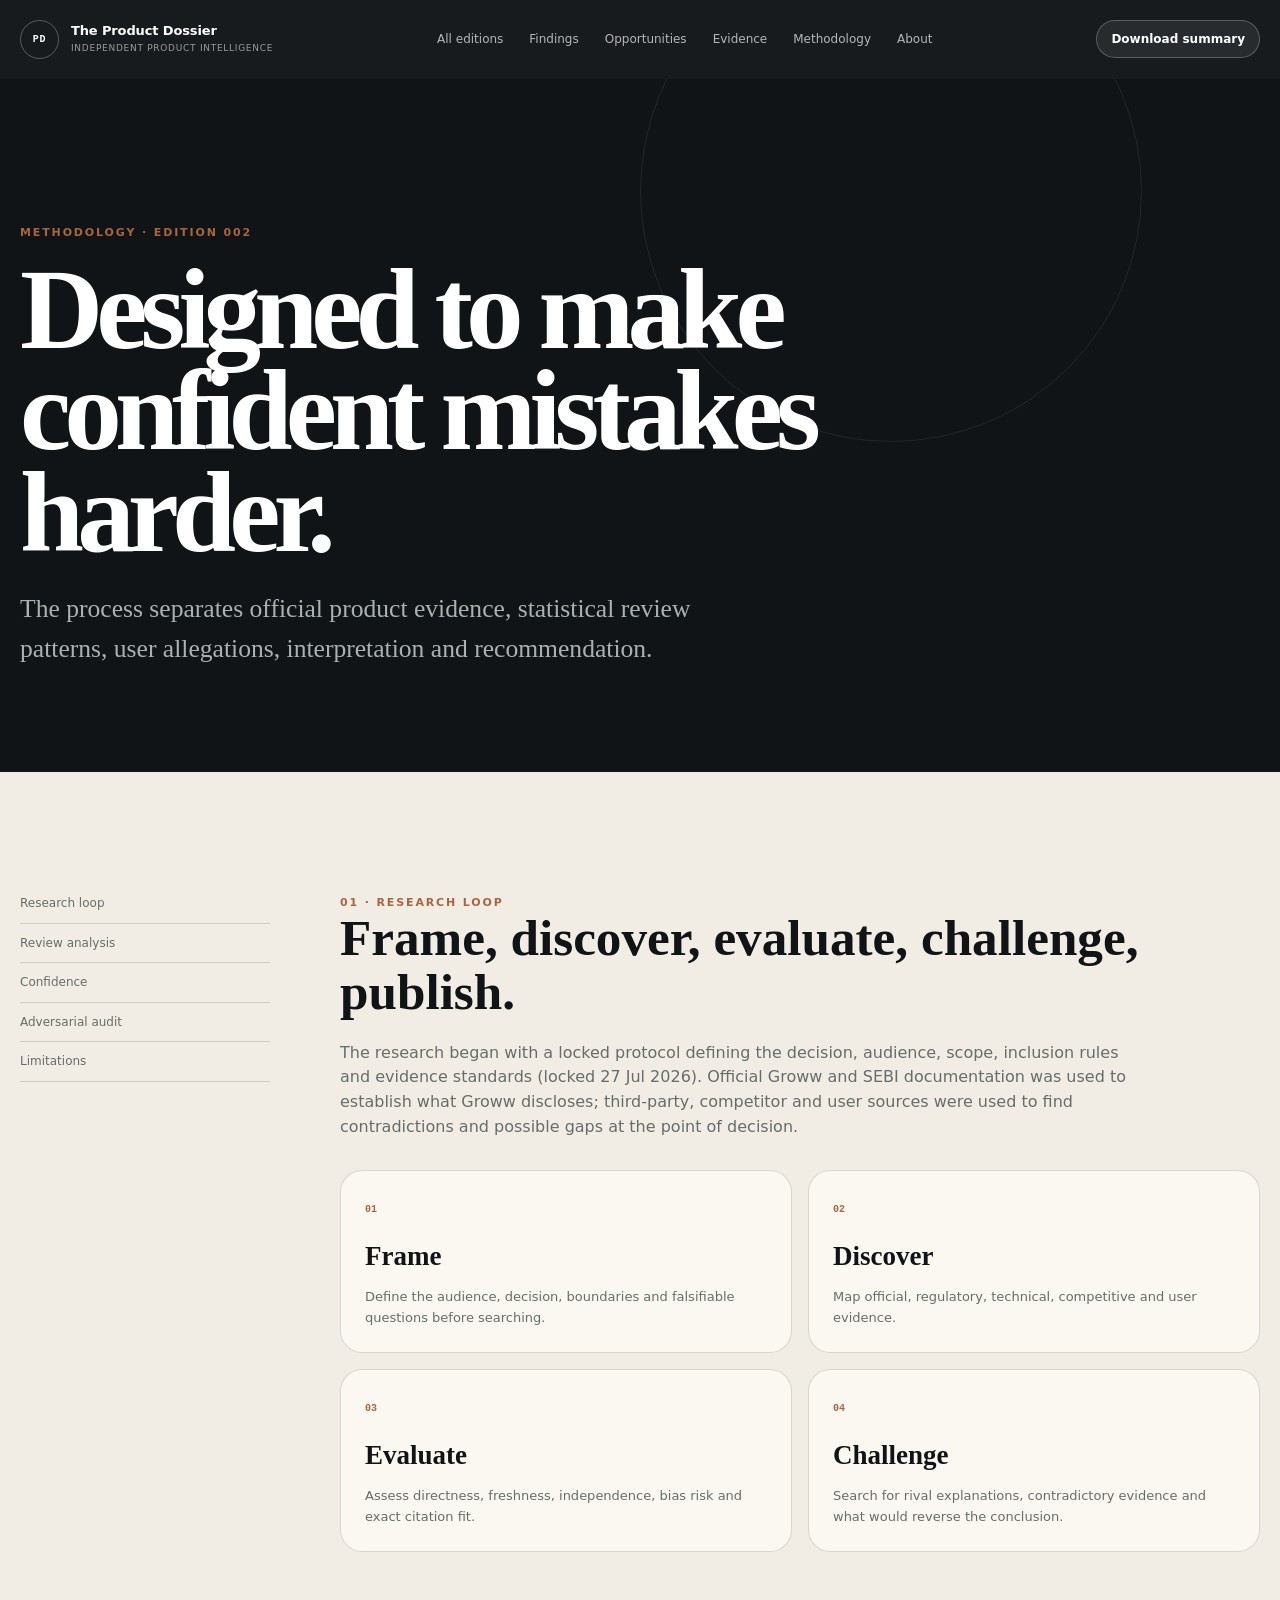
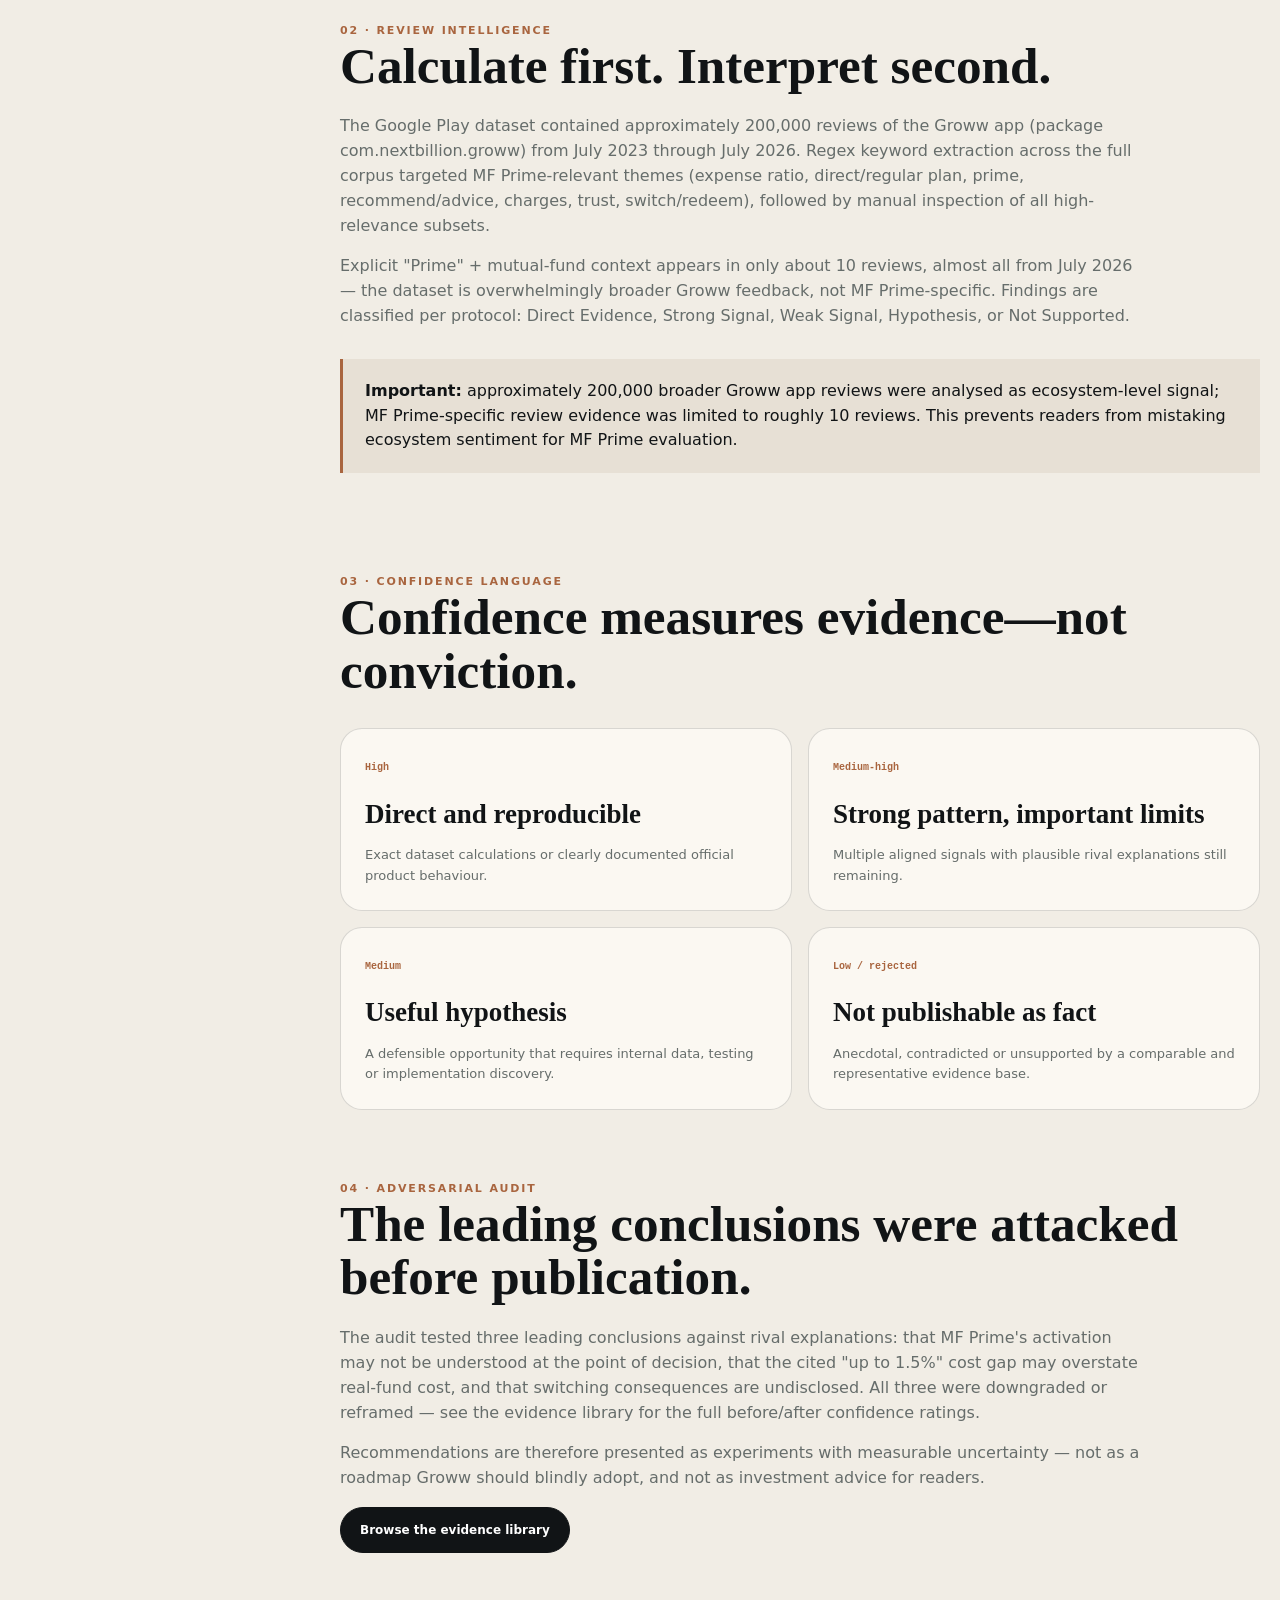
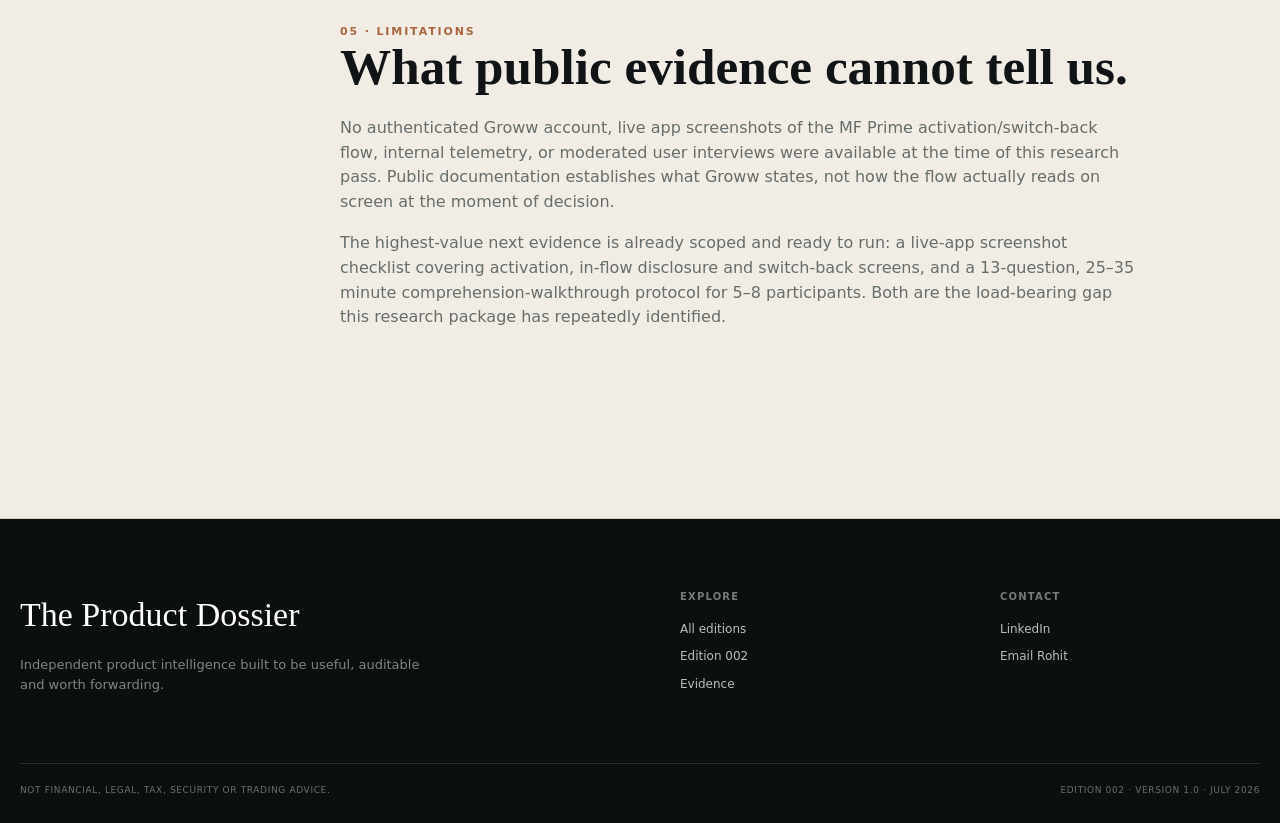
<file: methodology-002.html>
<!doctype html><html lang="en"><head><meta charset="utf-8"><meta name="viewport" content="width=device-width,initial-scale=1"><title>Methodology — Groww MF Prime | The Product Dossier</title><meta name="description" content="The research, statistical analysis, confidence and adversarial-audit method used for the Groww MF Prime product dossier."><meta name="theme-color" content="#111416"><meta property="og:title" content="Methodology — Groww MF Prime | The Product Dossier"><meta property="og:image" content="https://delta-exchange-product-dossier.vercel.app/social-card.jpg"><link rel="icon" href="favicon.svg" type="image/svg+xml"><style>
:root {
  --paper: #f1ede5;
  --paper-deep: #e7e0d5;
  --surface: #fbf8f2;
  --ink: #111416;
  --ink-2: #242a2b;
  --muted: #666d6b;
  --line: rgba(17,20,22,.15);
  --line-light: rgba(255,255,255,.14);
  --copper: #a9653f;
  --copper-light: #d0a07f;
  --teal: #44766f;
  --teal-light: #9ac0b9;
  --blue: #54708b;
  --amber: #a47d35;
  --red: #945548;
  --dark: #111416;
  --dark-2: #171c1e;
  --white: #f8f4ec;
  --serif: "Iowan Old Style", "Palatino Linotype", Palatino, Georgia, serif;
  --sans: Inter, ui-sans-serif, system-ui, -apple-system, BlinkMacSystemFont, "Segoe UI", sans-serif;
  --mono: "SFMono-Regular", Consolas, "Liberation Mono", monospace;
  --content: 1240px;
  --radius-xl: 30px;
  --radius-lg: 22px;
  --radius-md: 16px;
  --shadow: 0 24px 80px rgba(12, 15, 16, .12);
}

* { box-sizing: border-box; }
html { scroll-behavior: smooth; background: var(--paper); }
body { margin: 0; color: var(--ink); background: var(--paper); font-family: var(--sans); line-height: 1.55; text-rendering: optimizeLegibility; overflow-x: hidden; }
body.menu-open { overflow: hidden; }
a { color: inherit; }
img, svg { max-width: 100%; }
button, input, select { font: inherit; }
::selection { background: var(--copper); color: white; }

.skip-link { position: fixed; left: 16px; top: -80px; z-index: 1000; background: white; color: #111; padding: 10px 14px; border-radius: 999px; text-decoration: none; }
.skip-link:focus { top: 16px; }
.container { width: min(calc(100% - 40px), var(--content)); margin-inline: auto; }
.section { padding: 112px 0; border-bottom: 1px solid var(--line); position: relative; }
.dark-section { color: var(--white); background: var(--dark); border-color: var(--line-light); }
.section-grid { display: grid; grid-template-columns: 160px minmax(0, 1fr); gap: 76px; align-items: start; }
.section-intro { margin-bottom: 54px; }
.split-intro { display: grid; grid-template-columns: minmax(0, 1.45fr) minmax(320px, .7fr); gap: 80px; align-items: end; }
.section-label, .eyebrow, .overline { font-size: 11px; letter-spacing: .17em; text-transform: uppercase; font-weight: 820; color: var(--copper); }
.section-label.light { color: var(--copper-light); }
.display-heading { font-family: var(--serif); font-size: clamp(42px, 5.7vw, 78px); line-height: .99; letter-spacing: -.045em; margin: 12px 0 0; max-width: 1000px; font-weight: 700; }
.display-heading.light { color: var(--white); }
.section-lede { max-width: 880px; font-family: var(--serif); font-size: clamp(21px, 2.2vw, 30px); line-height: 1.42; color: var(--ink-2); margin: 26px 0 0; }
.section-copy { margin: 0; color: var(--muted); font-size: 15px; max-width: 560px; }
.section-copy.light-soft, .light-soft { color: #aeb6b4; }

.reading-progress { position: fixed; left: 0; right: 0; top: 0; height: 3px; background: transparent; z-index: 1000; pointer-events: none; }
.reading-progress span { display: block; height: 100%; width: 0; background: var(--copper); transform-origin: left; }

.site-header { position: fixed; top: 0; left: 0; right: 0; z-index: 100; border-bottom: 1px solid transparent; transition: background .35s ease, border-color .35s ease, transform .35s ease; color: white; }
.site-header.scrolled { background: rgba(17,20,22,.92); backdrop-filter: blur(18px); border-color: rgba(255,255,255,.12); }
.header-inner { min-height: 78px; display: flex; align-items: center; justify-content: space-between; gap: 24px; }
.brand { display: inline-flex; align-items: center; gap: 12px; text-decoration: none; }
.brand-mark { width: 39px; height: 39px; border: 1px solid rgba(255,255,255,.28); border-radius: 50%; display: grid; place-items: center; font: 700 10px var(--mono); letter-spacing: .08em; }
.brand-copy { display: flex; flex-direction: column; line-height: 1.1; }
.brand-copy strong { font-size: 13px; letter-spacing: -.01em; }
.brand-copy small { font-size: 9px; color: rgba(255,255,255,.56); margin-top: 5px; letter-spacing: .08em; text-transform: uppercase; }
.desktop-nav { display: flex; align-items: center; gap: 26px; }
.desktop-nav a { text-decoration: none; font-size: 12px; color: rgba(255,255,255,.68); transition: color .2s ease; }
.desktop-nav a:hover { color: white; }
.header-actions { display: flex; align-items: center; gap: 10px; }
.menu-button { display: none; border: 1px solid rgba(255,255,255,.3); background: transparent; width: 42px; height: 42px; border-radius: 50%; padding: 0; position: relative; }
.menu-button span { position: absolute; width: 15px; height: 1px; background: white; left: 13px; transition: transform .25s ease, top .25s ease; }
.menu-button span:first-child { top: 16px; }
.menu-button span:last-child { top: 23px; }
.menu-button[aria-expanded="true"] span:first-child { top: 20px; transform: rotate(45deg); }
.menu-button[aria-expanded="true"] span:last-child { top: 20px; transform: rotate(-45deg); }
.mobile-menu { display: none; position: fixed; inset: 0; z-index: 90; background: var(--dark); color: white; padding: 110px 28px 40px; }
.mobile-menu.open { display: block; }
.mobile-menu a { display: block; text-decoration: none; font-family: var(--serif); font-size: 38px; padding: 16px 0; border-bottom: 1px solid rgba(255,255,255,.14); }

.button { display: inline-flex; align-items: center; justify-content: center; min-height: 46px; padding: 11px 19px; border-radius: 999px; border: 1px solid var(--ink); text-decoration: none; font-size: 12px; font-weight: 750; cursor: pointer; transition: transform .22s ease, background .22s ease, color .22s ease, border-color .22s ease; }
.button:hover { transform: translateY(-2px); }
.button.small { min-height: 38px; padding: 8px 14px; }
.button-primary { background: var(--ink); color: white; }
.button-quiet { background: rgba(255,255,255,.07); color: inherit; border-color: rgba(255,255,255,.24); }
.button-ghost { background: transparent; color: var(--ink); border-color: var(--line); }
.hero .button-ghost { color: white; border-color: rgba(255,255,255,.25); }
.light-button { color: white; border-color: rgba(255,255,255,.26); }
.text-link { color: inherit; font-size: 12px; font-weight: 750; text-underline-offset: 5px; }

.hero { min-height: 100svh; padding: 150px 0 94px; background: #0f1214; color: white; display: flex; align-items: center; position: relative; overflow: hidden; }
.hero-noise { position: absolute; inset: 0; opacity: .08; background-image: url("data:image/svg+xml,%3Csvg viewBox='0 0 220 220' xmlns='http://www.w3.org/2000/svg'%3E%3Cfilter id='n'%3E%3CfeTurbulence type='fractalNoise' baseFrequency='.8' numOctaves='3' stitchTiles='stitch'/%3E%3C/filter%3E%3Crect width='100%25' height='100%25' filter='url(%23n)' opacity='.55'/%3E%3C/svg%3E"); pointer-events: none; }
.hero::after { content: ""; position: absolute; inset: auto -15vw -45vh 40vw; height: 88vh; background: radial-gradient(circle, rgba(169,101,63,.22), transparent 67%); pointer-events: none; }
.hero-orbit { position: absolute; border: 1px solid rgba(255,255,255,.09); border-radius: 50%; pointer-events: none; }
.orbit-one { width: 580px; height: 580px; right: -120px; top: 90px; }
.orbit-two { width: 330px; height: 330px; right: 20px; top: 210px; border-color: rgba(169,101,63,.25); }
.hero-grid { display: grid; grid-template-columns: minmax(0, 1.4fr) minmax(330px, .62fr); gap: 84px; align-items: end; position: relative; z-index: 2; }
.hero-title { font-family: var(--serif); font-size: clamp(72px, 10.5vw, 150px); line-height: .82; letter-spacing: -.065em; margin: 24px 0 34px; max-width: 980px; font-weight: 700; }
.hero-title .word { display: inline-block; overflow: hidden; padding-bottom: .1em; margin-bottom: -.1em; }
.hero-title .word-inner { display: inline-block; transform: translateY(115%); animation: wordReveal .95s cubic-bezier(.2,.75,.15,1) forwards; }
@keyframes wordReveal { to { transform: translateY(0); } }
.hero-deck { max-width: 790px; font-family: var(--serif); font-size: clamp(20px, 2vw, 29px); line-height: 1.45; color: #bbc1bf; margin: 0; }
.hero-actions { display: flex; flex-wrap: wrap; gap: 10px; margin-top: 34px; }
.hero-meta { display: flex; flex-wrap: wrap; gap: 12px 28px; margin-top: 38px; padding-top: 23px; border-top: 1px solid rgba(255,255,255,.14); font-size: 10px; text-transform: uppercase; letter-spacing: .11em; color: rgba(255,255,255,.52); }
.hero-dossier-card { border: 1px solid rgba(255,255,255,.18); background: rgba(255,255,255,.055); backdrop-filter: blur(15px); border-radius: var(--radius-xl); padding: 28px; box-shadow: var(--shadow); }
.card-topline { display: flex; justify-content: space-between; font-size: 9px; color: rgba(255,255,255,.5); text-transform: uppercase; letter-spacing: .14em; }
.hero-dossier-card > p { font-family: var(--serif); font-size: 25px; line-height: 1.35; margin: 28px 0 34px; }
.mini-grid { display: grid; grid-template-columns: 1fr 1fr; gap: 18px; border-top: 1px solid rgba(255,255,255,.14); padding-top: 22px; }
.mini-grid strong { display: block; font-size: 15px; }
.mini-grid span { display: block; font-size: 9px; color: rgba(255,255,255,.48); margin-top: 4px; text-transform: uppercase; letter-spacing: .08em; }
.scroll-cue { position: absolute; left: 50%; bottom: 23px; transform: translateX(-50%); z-index: 2; display: flex; flex-direction: column; align-items: center; gap: 8px; font-size: 9px; text-transform: uppercase; letter-spacing: .14em; color: rgba(255,255,255,.46); }
.scroll-cue i { display: block; width: 1px; height: 28px; background: linear-gradient(white, transparent); animation: scrollPulse 1.8s infinite; }
@keyframes scrollPulse { 0%,100% { transform: scaleY(.45); transform-origin: top; opacity: .3; } 50% { transform: scaleY(1); opacity: 1; } }

.thesis-section { background: var(--surface); }
.thesis-chain { margin-top: 58px; border-top: 1px solid var(--ink); }
.chain-step { display: grid; grid-template-columns: 60px 250px minmax(0,1fr); gap: 30px; align-items: start; padding: 25px 0; border-bottom: 1px solid var(--line); }
.chain-step > span { color: var(--copper); font: 600 12px var(--mono); }
.chain-step h3 { margin: 0; font-size: 17px; }
.chain-step p { margin: 0; color: var(--muted); max-width: 580px; }
.pull-quote { margin: 72px 0 0; padding-left: 25px; border-left: 3px solid var(--copper); font-family: var(--serif); font-size: clamp(34px,4vw,59px); line-height: 1.1; max-width: 860px; }

.data-section { overflow: hidden; }
.stat-marquee { display: grid; grid-template-columns: repeat(5,1fr); border-top: 1px solid var(--line-light); border-bottom: 1px solid var(--line-light); margin: 68px 0; }
.stat-card { min-height: 155px; padding: 28px 18px; border-right: 1px solid var(--line-light); display: flex; flex-direction: column; justify-content: space-between; }
.stat-card:last-child { border-right: 0; }
.stat-card strong { font-family: var(--serif); font-size: clamp(38px,4vw,62px); line-height: 1; }
.stat-card span { font-size: 10px; text-transform: uppercase; letter-spacing: .11em; color: #8f9996; }
.chart-grid { display: grid; grid-template-columns: 1.2fr .8fr; gap: 20px; }
.data-card { border: 1px solid var(--line-light); border-radius: var(--radius-lg); padding: 28px; background: rgba(255,255,255,.035); }
.data-card-head { display: flex; justify-content: space-between; gap: 22px; align-items: start; margin-bottom: 28px; }
.data-card h3 { font-family: var(--serif); font-size: 30px; margin: 8px 0 0; }
.data-card .eyebrow { color: var(--copper-light); }
.data-note { color: #7e8886; font: 10px var(--mono); }
.data-card > p { margin: 25px 0 0; color: #9ca5a3; font-size: 13px; }
.rating-chart { height: 260px; display: grid; grid-template-columns: repeat(5,1fr); gap: 13px; align-items: end; padding-top: 16px; }
.rating-column { height: 100%; display: flex; flex-direction: column; justify-content: flex-end; align-items: center; gap: 9px; }
.rating-bar { width: 100%; max-width: 72px; border-radius: 9px 9px 2px 2px; background: linear-gradient(to top, var(--copper), #d29e7c); min-height: 3px; transform-origin: bottom; transform: scaleY(0); transition: transform 1s cubic-bezier(.2,.7,.2,1); }
.rating-chart.visible .rating-bar { transform: scaleY(1); }
.rating-column strong { font-size: 11px; }
.rating-column span { font-size: 9px; color: #858e8c; text-transform: uppercase; }
.quality-meters { display: grid; gap: 24px; margin-top: 34px; }
.quality-meters > div { display: grid; grid-template-columns: 1fr auto; gap: 8px; align-items: end; }
.quality-meters span { font-size: 12px; color: #a9b1af; }
.quality-meters strong { font: 600 13px var(--mono); }
.quality-meters i { grid-column: 1/-1; height: 4px; background: rgba(255,255,255,.1); position: relative; overflow: hidden; }
.quality-meters i::after { content:""; position: absolute; inset: 0 auto 0 0; width: var(--value); background: var(--teal-light); transform: scaleX(0); transform-origin: left; transition: transform 1.2s ease; }
.data-card.visible .quality-meters i::after { transform: scaleX(1); }

.complaint-section { background: var(--paper); }
.complaint-layout { display: grid; grid-template-columns: minmax(0,1fr) 330px; gap: 48px; margin-top: 60px; align-items: start; }
.complaint-bars { display: grid; gap: 17px; }
.complaint-row { display: grid; grid-template-columns: 250px minmax(0,1fr) 60px; gap: 18px; align-items: center; }
.complaint-row label { font-size: 12px; }
.complaint-track { height: 10px; background: rgba(17,20,22,.08); overflow: hidden; border-radius: 99px; }
.complaint-track i { display: block; height: 100%; background: var(--copper); border-radius: inherit; transform: scaleX(0); transform-origin: left; transition: transform 1.1s cubic-bezier(.2,.7,.2,1); }
.complaint-bars.visible .complaint-track i { transform: scaleX(1); }
.complaint-row strong { font: 600 11px var(--mono); text-align: right; }
.system-insight { position: sticky; top: 115px; padding: 27px; background: var(--ink); color: white; border-radius: var(--radius-lg); }
.system-insight .eyebrow { color: var(--copper-light); }
.system-insight p { font-family: var(--serif); font-size: 25px; line-height: 1.35; margin: 20px 0 28px; }

.strength-grid { display: grid; grid-template-columns: repeat(4,1fr); border-top: 1px solid var(--ink); }
.strength-card { padding: 26px 24px 30px 0; border-right: 1px solid var(--line); min-height: 270px; display: flex; flex-direction: column; }
.strength-card + .strength-card { padding-left: 24px; }
.strength-card:last-child { border-right: 0; }
.strength-card > span { color: var(--copper); font: 600 11px var(--mono); }
.strength-card h3 { font-family: var(--serif); font-size: 28px; line-height: 1.12; margin: auto 0 16px; }
.strength-card p { margin: 0; color: var(--muted); font-size: 13px; }

.opportunity-stack { display: grid; gap: 14px; }
.opportunity-card { display: grid; grid-template-columns: 72px minmax(0,1fr) 180px; gap: 30px; border: 1px solid var(--line-light); border-radius: var(--radius-lg); padding: 30px; background: rgba(255,255,255,.03); transition: background .3s ease, transform .3s ease, border-color .3s ease; }
.opportunity-card:hover { transform: translateY(-3px); background: rgba(255,255,255,.055); border-color: rgba(255,255,255,.25); }
.opp-number { font: 600 16px var(--mono); color: var(--copper-light); }
.opp-copy h3 { font-family: var(--serif); font-size: clamp(30px,3vw,45px); line-height: 1.02; margin: 14px 0; }
.opp-copy > p { color: #a8b0ae; max-width: 760px; margin: 0; }
.opp-test { margin-top: 24px; padding-top: 20px; border-top: 1px solid var(--line-light); display: grid; grid-template-columns: 85px minmax(0,1fr); gap: 20px; font-size: 12px; }
.opp-test strong { color: var(--white); }
.opp-test span { color: #8e9895; }
.opportunity-card aside { border-left: 1px solid var(--line-light); padding-left: 25px; display: flex; flex-direction: column; justify-content: space-between; text-align: right; }
.opportunity-card aside span { font-size: 10px; text-transform: uppercase; letter-spacing: .11em; color: #78827f; }
.opportunity-card aside strong { font-size: 13px; }
.confidence-pill { display: inline-flex; width: fit-content; padding: 5px 9px; border: 1px solid currentColor; border-radius: 999px; font-size: 9px; text-transform: uppercase; letter-spacing: .08em; }
.confidence-pill.high { color: #92bdb4; }
.confidence-pill.medium, .confidence-pill.medium-high { color: #d1b477; }

.receipt-section { background: var(--surface); }
.receipt-demo { margin-top: 60px; border: 1px solid var(--line); border-radius: var(--radius-xl); background: white; box-shadow: var(--shadow); overflow: hidden; }
.receipt-head { display: flex; justify-content: space-between; gap: 20px; padding: 20px 24px; background: var(--ink); color: white; font: 10px var(--mono); text-transform: uppercase; letter-spacing: .08em; }
.receipt-head div { display: flex; align-items: center; gap: 10px; }
.status-dot { width: 8px; height: 8px; border-radius: 50%; background: #7bb29e; box-shadow: 0 0 0 5px rgba(123,178,158,.14); }
.receipt-timeline { list-style: none; padding: 0; margin: 0; }
.receipt-timeline li { display: grid; grid-template-columns: 54px minmax(0,1fr) 120px; gap: 24px; padding: 24px; border-bottom: 1px solid var(--line); align-items: start; position: relative; }
.receipt-timeline li:last-child { border-bottom: 0; }
.receipt-timeline li > span { width: 35px; height: 35px; border: 1px solid var(--line); border-radius: 50%; display: grid; place-items: center; font: 10px var(--mono); color: var(--copper); background: var(--surface); position: relative; z-index: 2; }
.receipt-timeline li:not(:last-child)::after { content:""; position: absolute; left: 41px; top: 59px; bottom: -24px; width: 1px; background: var(--line); }
.receipt-timeline strong { font-size: 14px; }
.receipt-timeline p { margin: 6px 0 0; color: var(--muted); font-size: 12px; }
.receipt-timeline time { font: 10px var(--mono); color: var(--muted); text-align: right; }
.concept-guardrail { margin-top: 24px; padding: 18px 20px; border-left: 3px solid var(--copper); background: var(--paper-deep); font-size: 13px; }

.roadmap { border-top: 1px solid var(--ink); }
.roadmap-row { display: grid; grid-template-columns: 145px minmax(0,1fr) 280px; gap: 40px; padding: 30px 0; border-bottom: 1px solid var(--line); align-items: start; }
.roadmap-time { font: 650 11px var(--mono); color: var(--copper); }
.roadmap-row h3 { margin: 0; font-family: var(--serif); font-size: 28px; }
.roadmap-row p { margin: 9px 0 0; color: var(--muted); }
.roadmap-row aside { color: var(--muted); font-size: 12px; }

.rejection-grid { display: grid; grid-template-columns: repeat(3,1fr); gap: 16px; margin: 50px 0 34px; }
.rejection-card { border: 1px solid var(--line-light); border-radius: var(--radius-lg); padding: 25px; min-height: 300px; display: flex; flex-direction: column; }
.rejection-card > span { color: #d39d8f; font-size: 9px; text-transform: uppercase; letter-spacing: .12em; }
.rejection-card h3 { font-family: var(--serif); font-size: 26px; line-height: 1.14; margin: auto 0 18px; }
.rejection-card p { color: #9ba4a1; font-size: 12px; margin: 0; }

.download-grid { display: grid; grid-template-columns: repeat(3,1fr); gap: 18px; }
.download-card { min-height: 310px; display: flex; flex-direction: column; text-decoration: none; border: 1px solid var(--line); border-radius: var(--radius-lg); padding: 26px; background: var(--surface); transition: transform .25s ease, box-shadow .25s ease, background .25s ease; }
.download-card:hover { transform: translateY(-5px); box-shadow: var(--shadow); background: white; }
.download-card > span { font-size: 9px; text-transform: uppercase; letter-spacing: .12em; color: var(--copper); }
.download-card h3 { font-family: var(--serif); font-size: 31px; line-height: 1.1; margin: auto 0 14px; }
.download-card p { color: var(--muted); font-size: 13px; margin: 0; }
.download-card i { margin-top: 25px; font-style: normal; font-size: 11px; font-weight: 750; }

.author-section { background: var(--paper-deep); }
.author-grid { display: grid; grid-template-columns: minmax(260px,.72fr) minmax(0,1.28fr); gap: 80px; align-items: center; }
.author-image-wrap { height: 630px; border-radius: var(--radius-xl); overflow: hidden; box-shadow: var(--shadow); }
.author-image-wrap img { width: 100%; height: 100%; object-fit: cover; }
.author-copy h2 { font-family: var(--serif); font-size: clamp(56px,7vw,92px); letter-spacing: -.05em; line-height: .95; margin: 14px 0 28px; }
.author-copy > p { font-family: var(--serif); font-size: clamp(20px,2.2vw,29px); line-height: 1.45; max-width: 760px; }
.author-copy .author-note { font-family: var(--sans); font-size: 12px; color: var(--muted); }
.author-actions { display: flex; flex-wrap: wrap; gap: 10px; margin-top: 32px; }
.author-section .button-quiet { color: var(--ink); border-color: var(--line); background: rgba(255,255,255,.3); }

.site-footer { background: #0c0f10; color: white; padding: 70px 0 25px; }
.footer-grid { display: grid; grid-template-columns: 1.5fr .65fr .65fr; gap: 60px; }
.footer-brand { font-family: var(--serif); font-size: 34px; text-decoration: none; }
.footer-grid p { color: #7d8784; max-width: 420px; font-size: 13px; }
.footer-grid strong { display: block; font-size: 10px; text-transform: uppercase; letter-spacing: .12em; color: #737d7a; margin-bottom: 15px; }
.footer-grid > div:not(:first-child) a { display: block; text-decoration: none; color: #b7bfbd; font-size: 12px; margin: 9px 0; }
.footer-bottom { display: flex; justify-content: space-between; gap: 30px; border-top: 1px solid rgba(255,255,255,.12); margin-top: 55px; padding-top: 20px; font-size: 9px; color: #68716f; text-transform: uppercase; letter-spacing: .07em; }

.section-indicator { position: fixed; right: 22px; top: 50%; transform: translateY(-50%); z-index: 70; color: white; display: flex; align-items: center; gap: 10px; mix-blend-mode: difference; pointer-events: none; }
.section-indicator span { writing-mode: vertical-rl; font-size: 8px; text-transform: uppercase; letter-spacing: .15em; }
.section-indicator i { height: 65px; width: 1px; background: currentColor; opacity: .35; }
.back-to-top { position: fixed; right: 24px; bottom: 24px; z-index: 80; width: 44px; height: 44px; border-radius: 50%; border: 1px solid rgba(255,255,255,.22); background: rgba(17,20,22,.88); color: white; opacity: 0; transform: translateY(15px); pointer-events: none; transition: opacity .25s ease, transform .25s ease; }
.back-to-top.visible { opacity: 1; transform: none; pointer-events: auto; }

.reveal { opacity: 0; transform: translateY(24px); transition: opacity .8s ease, transform .8s cubic-bezier(.2,.7,.2,1); }
.reveal.visible { opacity: 1; transform: none; }

/* Inner pages */
.inner-page { background: var(--paper); }
.inner-page .site-header { position: sticky; background: rgba(17,20,22,.97); }
.page-hero { padding: 145px 0 78px; background: var(--dark); color: white; position: relative; overflow: hidden; }
.page-hero::after { content:""; position:absolute; inset:-20% -10% auto 50%; width:500px; height:500px; border:1px solid rgba(255,255,255,.08); border-radius:50%; }
.page-title { font-family: var(--serif); font-size: clamp(60px,9vw,120px); line-height: .88; letter-spacing: -.06em; margin: 18px 0 26px; max-width: 1000px; }
.page-deck { font-family: var(--serif); font-size: clamp(19px,2vw,28px); max-width: 760px; color: #aab2b0; }
.content-shell { display: grid; grid-template-columns: 250px minmax(0,1fr); gap: 70px; }
.sticky-nav { position: sticky; top: 110px; align-self: start; }
.sticky-nav a { display:block; padding:10px 0; color:var(--muted); text-decoration:none; font-size:12px; border-bottom:1px solid var(--line); }
.prose-section { padding: 10px 0 60px; }
.prose-section h2 { font-family:var(--serif); font-size:clamp(38px,4vw,58px); line-height:1.05; margin:0 0 22px; }
.prose-section h3 { font-family:var(--serif); font-size:30px; margin:36px 0 12px; }
.prose-section p { color:var(--muted); max-width:800px; }
.method-grid { display:grid; grid-template-columns:repeat(2,1fr); gap:16px; margin-top:30px; }
.method-card { border:1px solid var(--line); border-radius:var(--radius-lg); padding:24px; background:var(--surface); }
.method-card span { color:var(--copper); font:600 10px var(--mono); }
.method-card h3 { margin:16px 0 10px; font-family:var(--serif); font-size:27px; }
.method-card p { margin:0; font-size:13px; }
.notice { padding:20px 22px; border-left:3px solid var(--copper); background:var(--paper-deep); margin:30px 0; }

.evidence-toolbar { display:flex; flex-wrap:wrap; gap:12px; justify-content:space-between; margin-bottom:25px; }
.search-field { flex:1 1 330px; position:relative; }
.search-field input { width:100%; min-height:50px; border:1px solid var(--line); background:var(--surface); border-radius:999px; padding:0 18px 0 42px; color:var(--ink); }
.search-field::before { content:"⌕"; position:absolute; left:17px; top:11px; font-size:20px; color:var(--muted); }
.filter-row { display:flex; flex-wrap:wrap; gap:7px; }
.filter-button { border:1px solid var(--line); background:transparent; border-radius:999px; padding:9px 12px; font-size:10px; cursor:pointer; }
.filter-button.active { background:var(--ink); color:white; border-color:var(--ink); }
.evidence-count { font-size:11px; color:var(--muted); margin:0 0 20px; }
.evidence-grid { display:grid; gap:12px; }
.evidence-card { border:1px solid var(--line); border-radius:var(--radius-lg); background:var(--surface); overflow:hidden; }
.evidence-summary { width:100%; border:0; background:transparent; color:inherit; padding:22px; display:grid; grid-template-columns:70px minmax(0,1fr) auto 25px; gap:18px; text-align:left; align-items:start; cursor:pointer; }
.evidence-id { font:600 11px var(--mono); color:var(--copper); }
.evidence-category { font-size:9px; text-transform:uppercase; letter-spacing:.12em; color:var(--muted); }
.evidence-summary h3 { font-family:var(--serif); font-size:25px; line-height:1.15; margin:7px 0 0; }
.evidence-tag { padding:5px 8px; border-radius:999px; border:1px solid var(--line); font-size:9px; white-space:nowrap; }
.evidence-tag.Verified, .evidence-tag.Dataset { color:var(--teal); background:#e4efeb; }
.evidence-tag.Hypothesis { color:var(--amber); background:#f1ead7; }
.evidence-tag.Rejected { color:var(--red); background:#f1e4df; }
.chevron { font-size:20px; transition:transform .2s ease; }
.evidence-card.open .chevron { transform:rotate(45deg); }
.evidence-detail { display:none; grid-template-columns:repeat(2,1fr); gap:1px; background:var(--line); border-top:1px solid var(--line); }
.evidence-card.open .evidence-detail { display:grid; }
.detail-block { background:var(--surface); padding:22px; }
.detail-block strong { display:block; font-size:10px; text-transform:uppercase; letter-spacing:.1em; color:var(--copper); margin-bottom:10px; }
.detail-block p { margin:0; color:var(--muted); font-size:13px; }
.detail-block a { color:var(--ink); }
.empty-state { padding:50px; border:1px dashed var(--line); border-radius:var(--radius-lg); text-align:center; color:var(--muted); }

.about-grid { display:grid; grid-template-columns:.75fr 1.25fr; gap:80px; align-items:start; }
.about-photo { border-radius:var(--radius-xl); overflow:hidden; position:sticky; top:110px; }
.about-photo img { display:block; width:100%; }
.about-copy h2 { font-family:var(--serif); font-size:clamp(46px,5vw,74px); line-height:1; margin:0 0 26px; }
.about-copy .large-copy { font-family:var(--serif); font-size:clamp(21px,2vw,29px); line-height:1.45; color:var(--ink-2); }
.principle-list { border-top:1px solid var(--ink); margin-top:45px; }
.principle-list article { display:grid; grid-template-columns:55px 180px 1fr; gap:25px; padding:22px 0; border-bottom:1px solid var(--line); }
.principle-list span { color:var(--copper); font:600 10px var(--mono); }
.principle-list h3 { margin:0; font-size:15px; }
.principle-list p { margin:0; color:var(--muted); font-size:13px; }

@media (max-width: 1050px) {
  .desktop-nav { display:none; }
  .menu-button { display:block; }
  .hero-grid { grid-template-columns:1fr; gap:50px; }
  .hero-dossier-card { max-width:600px; }
  .section-grid { grid-template-columns:1fr; gap:25px; }
  .split-intro { grid-template-columns:1fr; gap:25px; }
  .stat-marquee { grid-template-columns:repeat(3,1fr); }
  .stat-card:nth-child(3) { border-right:0; }
  .chart-grid, .complaint-layout { grid-template-columns:1fr; }
  .system-insight { position:relative; top:auto; }
  .strength-grid { grid-template-columns:repeat(2,1fr); }
  .strength-card:nth-child(2) { border-right:0; }
  .strength-card:nth-child(n+3) { border-top:1px solid var(--line); }
  .opportunity-card { grid-template-columns:55px minmax(0,1fr); }
  .opportunity-card aside { grid-column:2; border-left:0; border-top:1px solid var(--line-light); padding:16px 0 0; flex-direction:row; text-align:left; }
  .rejection-grid, .download-grid { grid-template-columns:1fr; }
  .author-grid { grid-template-columns:.8fr 1.2fr; gap:45px; }
  .content-shell { grid-template-columns:1fr; }
  .sticky-nav { display:none; }
}

@media (max-width: 720px) {
  .container { width:min(calc(100% - 28px), var(--content)); }
  .section { padding:78px 0; }
  .header-inner { min-height:68px; }
  .brand-copy small { display:none; }
  .header-actions .button { display:none; }
  .hero { min-height:auto; padding:125px 0 90px; }
  .hero-title { font-size:clamp(64px,20vw,100px); }
  .hero-deck { font-size:21px; }
  .hero-meta { display:grid; grid-template-columns:1fr; gap:9px; }
  .hero-dossier-card > p { font-size:22px; }
  .display-heading { font-size:48px; }
  .section-lede { font-size:21px; }
  .chain-step { grid-template-columns:38px minmax(0,1fr); gap:18px; }
  .chain-step p { grid-column:2; }
  .pull-quote { font-size:36px; margin-top:50px; }
  .stat-marquee { grid-template-columns:1fr 1fr; }
  .stat-card { min-height:130px; border-bottom:1px solid var(--line-light); }
  .stat-card:nth-child(2n) { border-right:0; }
  .stat-card:last-child { grid-column:1/-1; }
  .chart-grid { gap:12px; }
  .data-card { padding:20px; }
  .rating-chart { height:220px; gap:8px; }
  .complaint-row { grid-template-columns:1fr 45px; gap:8px 12px; }
  .complaint-track { grid-column:1/-1; grid-row:2; }
  .strength-grid { grid-template-columns:1fr; }
  .strength-card, .strength-card + .strength-card { padding:24px 0; border-right:0; border-top:1px solid var(--line); min-height:230px; }
  .opportunity-card { grid-template-columns:1fr; gap:18px; padding:23px; }
  .opp-number { font-size:12px; }
  .opportunity-card aside { grid-column:1; }
  .opp-test { grid-template-columns:1fr; gap:7px; }
  .receipt-timeline li { grid-template-columns:42px 1fr; gap:15px; }
  .receipt-timeline time { grid-column:2; text-align:left; }
  .receipt-timeline li:not(:last-child)::after { left:32px; }
  .roadmap-row { grid-template-columns:1fr; gap:12px; }
  .roadmap-row aside { padding-top:12px; border-top:1px solid var(--line); }
  .author-grid, .about-grid { grid-template-columns:1fr; }
  .author-image-wrap { height:490px; }
  .footer-grid { grid-template-columns:1fr 1fr; }
  .footer-grid > div:first-child { grid-column:1/-1; }
  .footer-bottom { flex-direction:column; }
  .section-indicator { display:none; }
  .method-grid { grid-template-columns:1fr; }
  .evidence-summary { grid-template-columns:52px minmax(0,1fr) 24px; }
  .evidence-tag { grid-column:2; width:fit-content; }
  .chevron { grid-column:3; grid-row:1; }
  .evidence-detail { grid-template-columns:1fr; }
  .principle-list article { grid-template-columns:40px 1fr; }
  .principle-list p { grid-column:2; }
}

@media (prefers-reduced-motion: reduce) {
  html { scroll-behavior:auto; }
  *, *::before, *::after { animation-duration:.01ms !important; animation-iteration-count:1 !important; transition-duration:.01ms !important; }
  .reveal { opacity:1; transform:none; }
  .hero-title .word-inner { transform:none; }
}

</style></head>
<body class="inner-page"><a class="skip-link" href="#main">Skip to content</a>
<header class="site-header scrolled" data-header><div class="container header-inner"><a class="brand" href="index.html"><span class="brand-mark">PD</span><span class="brand-copy"><strong>The Product Dossier</strong><small>Independent product intelligence</small></span></a><nav class="desktop-nav"><a href="index.html">All editions</a><a href="edition-002.html#findings">Findings</a><a href="edition-002.html#opportunities">Opportunities</a><a href="evidence-002.html">Evidence</a><a href="methodology-002.html">Methodology</a><a href="about.html">About</a></nav><div class="header-actions"><a class="button button-quiet small" href="groww-mf-prime-evidence-summary.pdf">Download summary</a><button class="menu-button" type="button" aria-label="Open navigation" aria-expanded="false" data-menu-button><span></span><span></span></button></div></div></header><nav class="mobile-menu" data-mobile-menu><a href="index.html">All editions</a><a href="edition-002.html">Edition 002</a><a href="evidence-002.html">Evidence</a><a href="methodology-002.html">Methodology</a><a href="about.html">About</a></nav>
<main id="main"><section class="page-hero"><div class="container"><div class="overline reveal">Methodology · Edition 002</div><h1 class="page-title reveal">Designed to make confident mistakes harder.</h1><p class="page-deck reveal">The process separates official product evidence, statistical review patterns, user allegations, interpretation and recommendation.</p></div></section>
<section class="section"><div class="container content-shell"><nav class="sticky-nav"><a href="#loop">Research loop</a><a href="#dataset">Review analysis</a><a href="#confidence">Confidence</a><a href="#audit">Adversarial audit</a><a href="#limits">Limitations</a></nav><div>
<section class="prose-section" id="loop"><div class="section-label">01 · Research loop</div><h2>Frame, discover, evaluate, challenge, publish.</h2><p>The research began with a locked protocol defining the decision, audience, scope, inclusion rules and evidence standards (locked 27 Jul 2026). Official Groww and SEBI documentation was used to establish what Groww discloses; third-party, competitor and user sources were used to find contradictions and possible gaps at the point of decision.</p><div class="method-grid"><article class="method-card"><span>01</span><h3>Frame</h3><p>Define the audience, decision, boundaries and falsifiable questions before searching.</p></article><article class="method-card"><span>02</span><h3>Discover</h3><p>Map official, regulatory, technical, competitive and user evidence.</p></article><article class="method-card"><span>03</span><h3>Evaluate</h3><p>Assess directness, freshness, independence, bias risk and exact citation fit.</p></article><article class="method-card"><span>04</span><h3>Challenge</h3><p>Search for rival explanations, contradictory evidence and what would reverse the conclusion.</p></article></div></section>
<section class="prose-section" id="dataset"><div class="section-label">02 · Review intelligence</div><h2>Calculate first. Interpret second.</h2><p>The Google Play dataset contained approximately 200,000 reviews of the Groww app (package com.nextbillion.groww) from July 2023 through July 2026. Regex keyword extraction across the full corpus targeted MF Prime-relevant themes (expense ratio, direct/regular plan, prime, recommend/advice, charges, trust, switch/redeem), followed by manual inspection of all high-relevance subsets.</p><p>Explicit "Prime" + mutual-fund context appears in only about 10 reviews, almost all from July 2026 — the dataset is overwhelmingly broader Groww feedback, not MF Prime-specific. Findings are classified per protocol: Direct Evidence, Strong Signal, Weak Signal, Hypothesis, or Not Supported.</p><div class="notice"><strong>Important:</strong> approximately 200,000 broader Groww app reviews were analysed as ecosystem-level signal; MF Prime-specific review evidence was limited to roughly 10 reviews. This prevents readers from mistaking ecosystem sentiment for MF Prime evaluation.</div></section>
<section class="prose-section" id="confidence"><div class="section-label">03 · Confidence language</div><h2>Confidence measures evidence—not conviction.</h2><div class="method-grid"><article class="method-card"><span>High</span><h3>Direct and reproducible</h3><p>Exact dataset calculations or clearly documented official product behaviour.</p></article><article class="method-card"><span>Medium-high</span><h3>Strong pattern, important limits</h3><p>Multiple aligned signals with plausible rival explanations still remaining.</p></article><article class="method-card"><span>Medium</span><h3>Useful hypothesis</h3><p>A defensible opportunity that requires internal data, testing or implementation discovery.</p></article><article class="method-card"><span>Low / rejected</span><h3>Not publishable as fact</h3><p>Anecdotal, contradicted or unsupported by a comparable and representative evidence base.</p></article></div></section>
<section class="prose-section" id="audit"><div class="section-label">04 · Adversarial audit</div><h2>The leading conclusions were attacked before publication.</h2><p>The audit tested three leading conclusions against rival explanations: that MF Prime's activation may not be understood at the point of decision, that the cited "up to 1.5%" cost gap may overstate real-fund cost, and that switching consequences are undisclosed. All three were downgraded or reframed — see the evidence library for the full before/after confidence ratings.</p><p>Recommendations are therefore presented as experiments with measurable uncertainty — not as a roadmap Groww should blindly adopt, and not as investment advice for readers.</p><a class="button button-primary" href="evidence-002.html">Browse the evidence library</a></section>
<section class="prose-section" id="limits"><div class="section-label">05 · Limitations</div><h2>What public evidence cannot tell us.</h2><p>No authenticated Groww account, live app screenshots of the MF Prime activation/switch-back flow, internal telemetry, or moderated user interviews were available at the time of this research pass. Public documentation establishes what Groww states, not how the flow actually reads on screen at the moment of decision.</p><p>The highest-value next evidence is already scoped and ready to run: a live-app screenshot checklist covering activation, in-flow disclosure and switch-back screens, and a 13-question, 25–35 minute comprehension-walkthrough protocol for 5–8 participants. Both are the load-bearing gap this research package has repeatedly identified.</p></section>
</div></div></section></main>
<footer class="site-footer"><div class="container footer-grid"><div><a class="footer-brand" href="index.html">The Product Dossier</a><p>Independent product intelligence built to be useful, auditable and worth forwarding.</p></div><div><strong>Explore</strong><a href="index.html">All editions</a><a href="edition-002.html">Edition 002</a><a href="evidence-002.html">Evidence</a></div><div><strong>Contact</strong><a href="https://www.linkedin.com/in/rohit-singh-panwar" target="_blank" rel="noopener noreferrer">LinkedIn</a><a href="mailto:rohitsinghpanwar190796@gmail.com?subject=The%20Product%20Dossier%20%E2%80%94%20Groww%20MF%20Prime">Email Rohit</a></div></div><div class="container footer-bottom"><span>Not financial, legal, tax, security or trading advice.</span><span>Edition 002 · Version 1.0 · July 2026</span></div></footer><button class="back-to-top" type="button" data-back-to-top>↑</button><script>
(() => {
  const reduceMotion = window.matchMedia('(prefers-reduced-motion: reduce)').matches;

  const header = document.querySelector('[data-header]');
  const menuButton = document.querySelector('[data-menu-button]');
  const mobileMenu = document.querySelector('[data-mobile-menu]');
  const progress = document.querySelector('.reading-progress span');
  const topButton = document.querySelector('[data-back-to-top]');
  const sectionName = document.querySelector('[data-section-name]');

  const updateScrollUi = () => {
    const y = window.scrollY;
    header?.classList.toggle('scrolled', y > 30);
    topButton?.classList.toggle('visible', y > 900);
    if (progress) {
      const max = document.documentElement.scrollHeight - window.innerHeight;
      progress.style.width = `${max > 0 ? Math.min(100, (y / max) * 100) : 0}%`;
    }
    if (!reduceMotion) {
      document.documentElement.style.setProperty('--scroll-y', `${y}px`);
      document.querySelectorAll('.hero-orbit').forEach((orb, index) => {
        orb.style.transform = `translate3d(0, ${y * (index ? .055 : .035)}px, 0) rotate(${y * .012}deg)`;
      });
    }
  };
  updateScrollUi();
  window.addEventListener('scroll', updateScrollUi, { passive: true });

  if (menuButton && mobileMenu) {
    menuButton.addEventListener('click', () => {
      const open = mobileMenu.classList.toggle('open');
      document.body.classList.toggle('menu-open', open);
      menuButton.setAttribute('aria-expanded', String(open));
    });
    mobileMenu.querySelectorAll('a').forEach(link => link.addEventListener('click', () => {
      mobileMenu.classList.remove('open');
      document.body.classList.remove('menu-open');
      menuButton.setAttribute('aria-expanded', 'false');
    }));
  }

  topButton?.addEventListener('click', () => window.scrollTo({ top: 0, behavior: reduceMotion ? 'auto' : 'smooth' }));

  document.querySelectorAll('[data-copy-link]').forEach(button => {
    button.addEventListener('click', async () => {
      const original = button.textContent;
      try {
        await navigator.clipboard.writeText(window.location.href);
        button.textContent = 'Link copied';
      } catch {
        window.prompt('Copy this page link:', window.location.href);
      }
      window.setTimeout(() => { button.textContent = original; }, 1600);
    });
  });

  const title = document.querySelector('[data-split-text]');
  if (title && !reduceMotion) {
    const words = title.textContent.trim().split(/\s+/);
    title.innerHTML = words.map((word, index) => `<span class="word"><span class="word-inner" style="animation-delay:${.12 + index * .11}s">${word}</span></span>`).join(' ');
  }

  const revealItems = document.querySelectorAll('.reveal');
  if (reduceMotion) {
    revealItems.forEach(el => el.classList.add('visible'));
  } else {
    const revealObserver = new IntersectionObserver(entries => {
      entries.forEach(entry => {
        if (entry.isIntersecting) {
          entry.target.classList.add('visible');
          revealObserver.unobserve(entry.target);
        }
      });
    }, { rootMargin: '0px 0px -8% 0px', threshold: .08 });
    revealItems.forEach((el, i) => {
      el.style.transitionDelay = `${Math.min((i % 4) * .05, .15)}s`;
      revealObserver.observe(el);
    });
  }

  const sections = [...document.querySelectorAll('[data-section]')];
  if (sections.length && sectionName) {
    const sectionObserver = new IntersectionObserver(entries => {
      const visible = entries.filter(entry => entry.isIntersecting).sort((a, b) => b.intersectionRatio - a.intersectionRatio)[0];
      if (visible) sectionName.textContent = visible.target.dataset.section;
    }, { threshold: [.2, .45, .7], rootMargin: '-25% 0px -55% 0px' });
    sections.forEach(section => sectionObserver.observe(section));
  }

  const countElements = document.querySelectorAll('[data-count]');
  const countObserver = new IntersectionObserver(entries => {
    entries.forEach(entry => {
      if (!entry.isIntersecting) return;
      const el = entry.target;
      const target = Number(el.dataset.count || 0);
      const decimals = Number(el.dataset.decimals || 0);
      const suffix = el.dataset.suffix || '';
      if (reduceMotion) {
        el.textContent = target.toLocaleString(undefined, { minimumFractionDigits: decimals, maximumFractionDigits: decimals }) + suffix;
      } else {
        const started = performance.now();
        const duration = 1200;
        const animate = now => {
          const t = Math.min(1, (now - started) / duration);
          const eased = 1 - Math.pow(1 - t, 4);
          const value = target * eased;
          el.textContent = value.toLocaleString(undefined, { minimumFractionDigits: decimals, maximumFractionDigits: decimals }) + suffix;
          if (t < 1) requestAnimationFrame(animate);
        };
        requestAnimationFrame(animate);
      }
      countObserver.unobserve(el);
    });
  }, { threshold: .5 });
  countElements.forEach(el => countObserver.observe(el));

  const metrics = window.DOSSIER_METRICS;
  const ratingChart = document.querySelector('[data-rating-chart]');
  if (ratingChart && metrics) {
    const max = Math.max(...metrics.ratingDistribution.map(row => row.count));
    ratingChart.innerHTML = metrics.ratingDistribution.map(row => `
      <div class="rating-column">
        <strong>${row.share.toFixed(1)}%</strong>
        <i class="rating-bar" style="height:${Math.max(5, (row.count / max) * 100)}%"></i>
        <span>${row.stars} star${row.stars > 1 ? 's' : ''}</span>
      </div>`).join('');
    const obs = new IntersectionObserver(entries => entries.forEach(e => {
      if (e.isIntersecting) { ratingChart.classList.add('visible'); obs.disconnect(); }
    }), { threshold: .35 });
    obs.observe(ratingChart);
  }

  const complaintChart = document.querySelector('[data-complaint-chart]');
  if (complaintChart && metrics) {
    const max = Math.max(...metrics.complaintThemes.map(row => row.value));
    complaintChart.innerHTML = metrics.complaintThemes.map(row => `
      <div class="complaint-row">
        <label>${row.label}</label>
        <div class="complaint-track"><i style="width:${(row.value / max) * 100}%"></i></div>
        <strong>${row.value.toFixed(1)}%</strong>
      </div>`).join('');
    const obs = new IntersectionObserver(entries => entries.forEach(e => {
      if (e.isIntersecting) { complaintChart.classList.add('visible'); obs.disconnect(); }
    }), { threshold: .25 });
    obs.observe(complaintChart);
  }

  document.querySelectorAll('.data-card').forEach(card => {
    const obs = new IntersectionObserver(entries => entries.forEach(e => {
      if (e.isIntersecting) { card.classList.add('visible'); obs.disconnect(); }
    }), { threshold: .35 });
    obs.observe(card);
  });

  if (!reduceMotion && window.matchMedia('(pointer:fine)').matches) {
    document.querySelectorAll('.magnetic').forEach(button => {
      button.addEventListener('pointermove', event => {
        const rect = button.getBoundingClientRect();
        const x = (event.clientX - rect.left - rect.width / 2) * .12;
        const y = (event.clientY - rect.top - rect.height / 2) * .12;
        button.style.transform = `translate(${x}px, ${y}px)`;
      });
      button.addEventListener('pointerleave', () => { button.style.transform = ''; });
    });
  }
})();

</script>
</body></html>
</file>
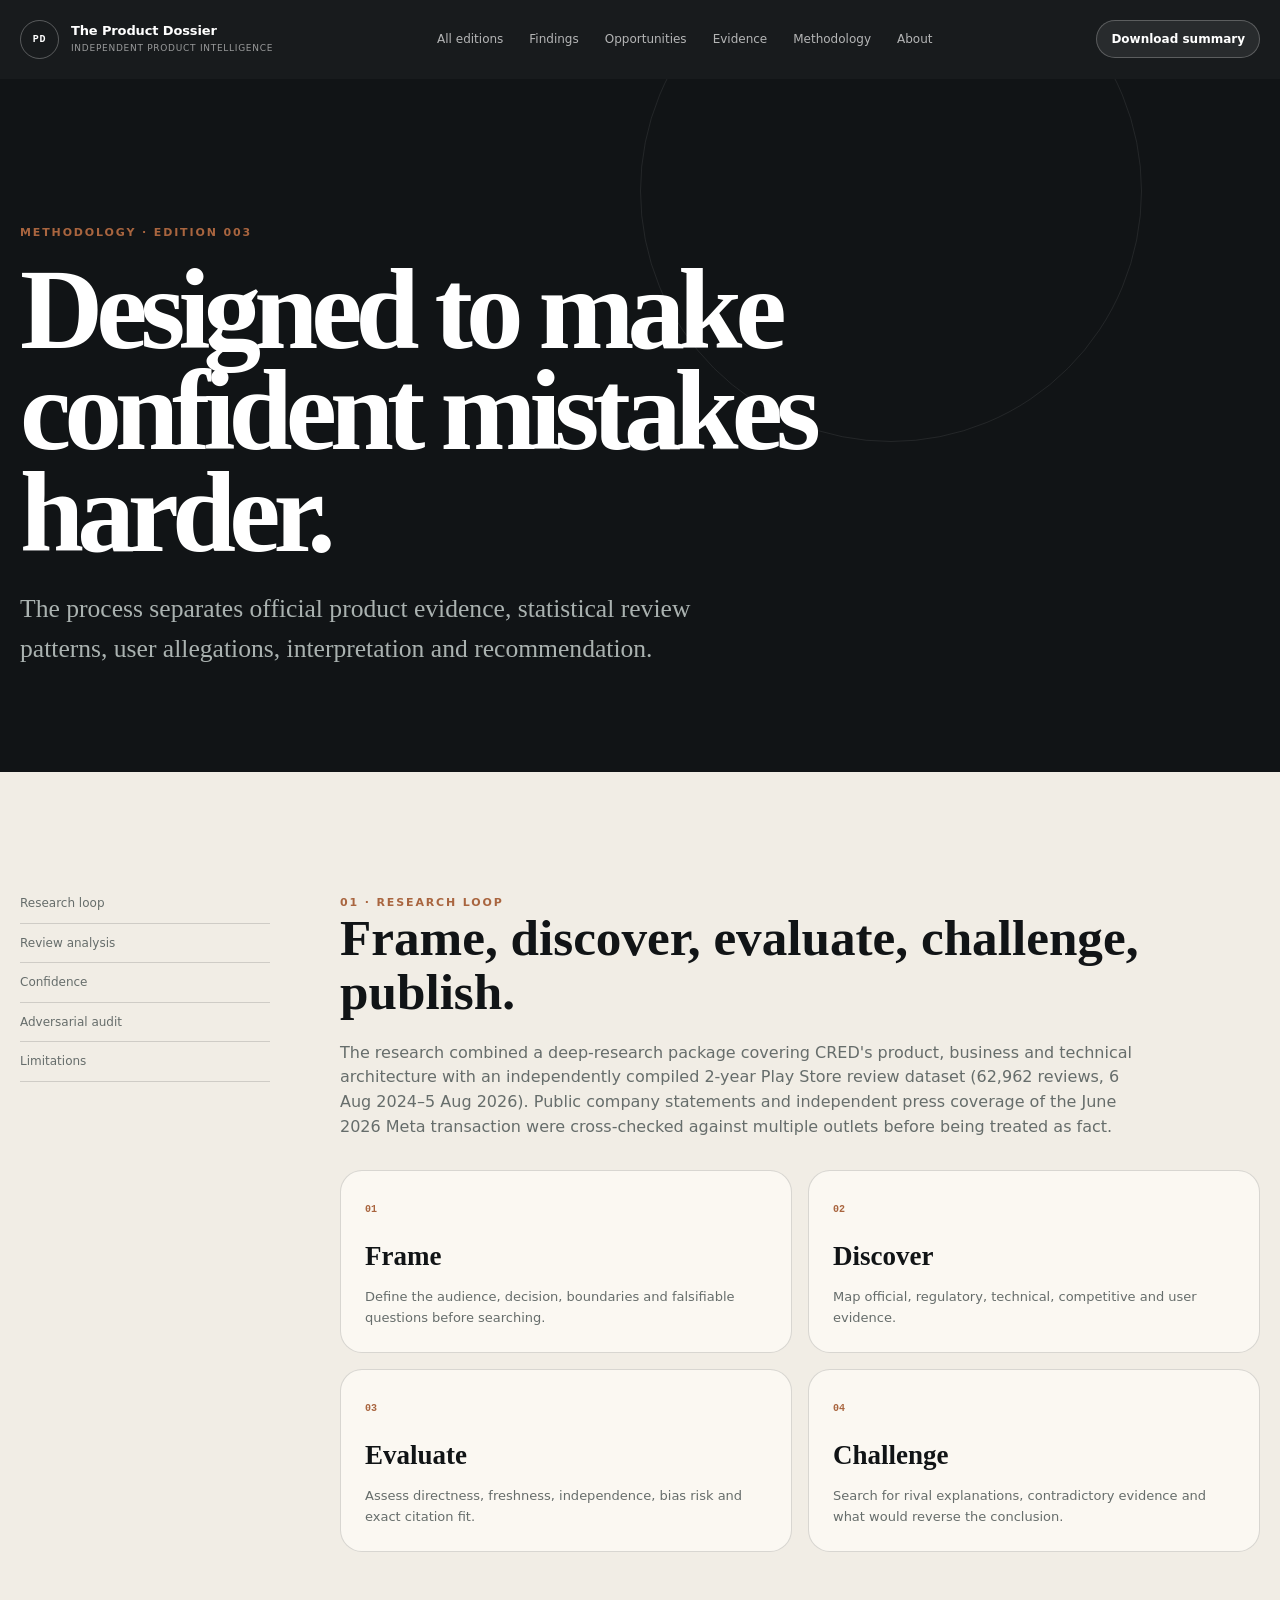
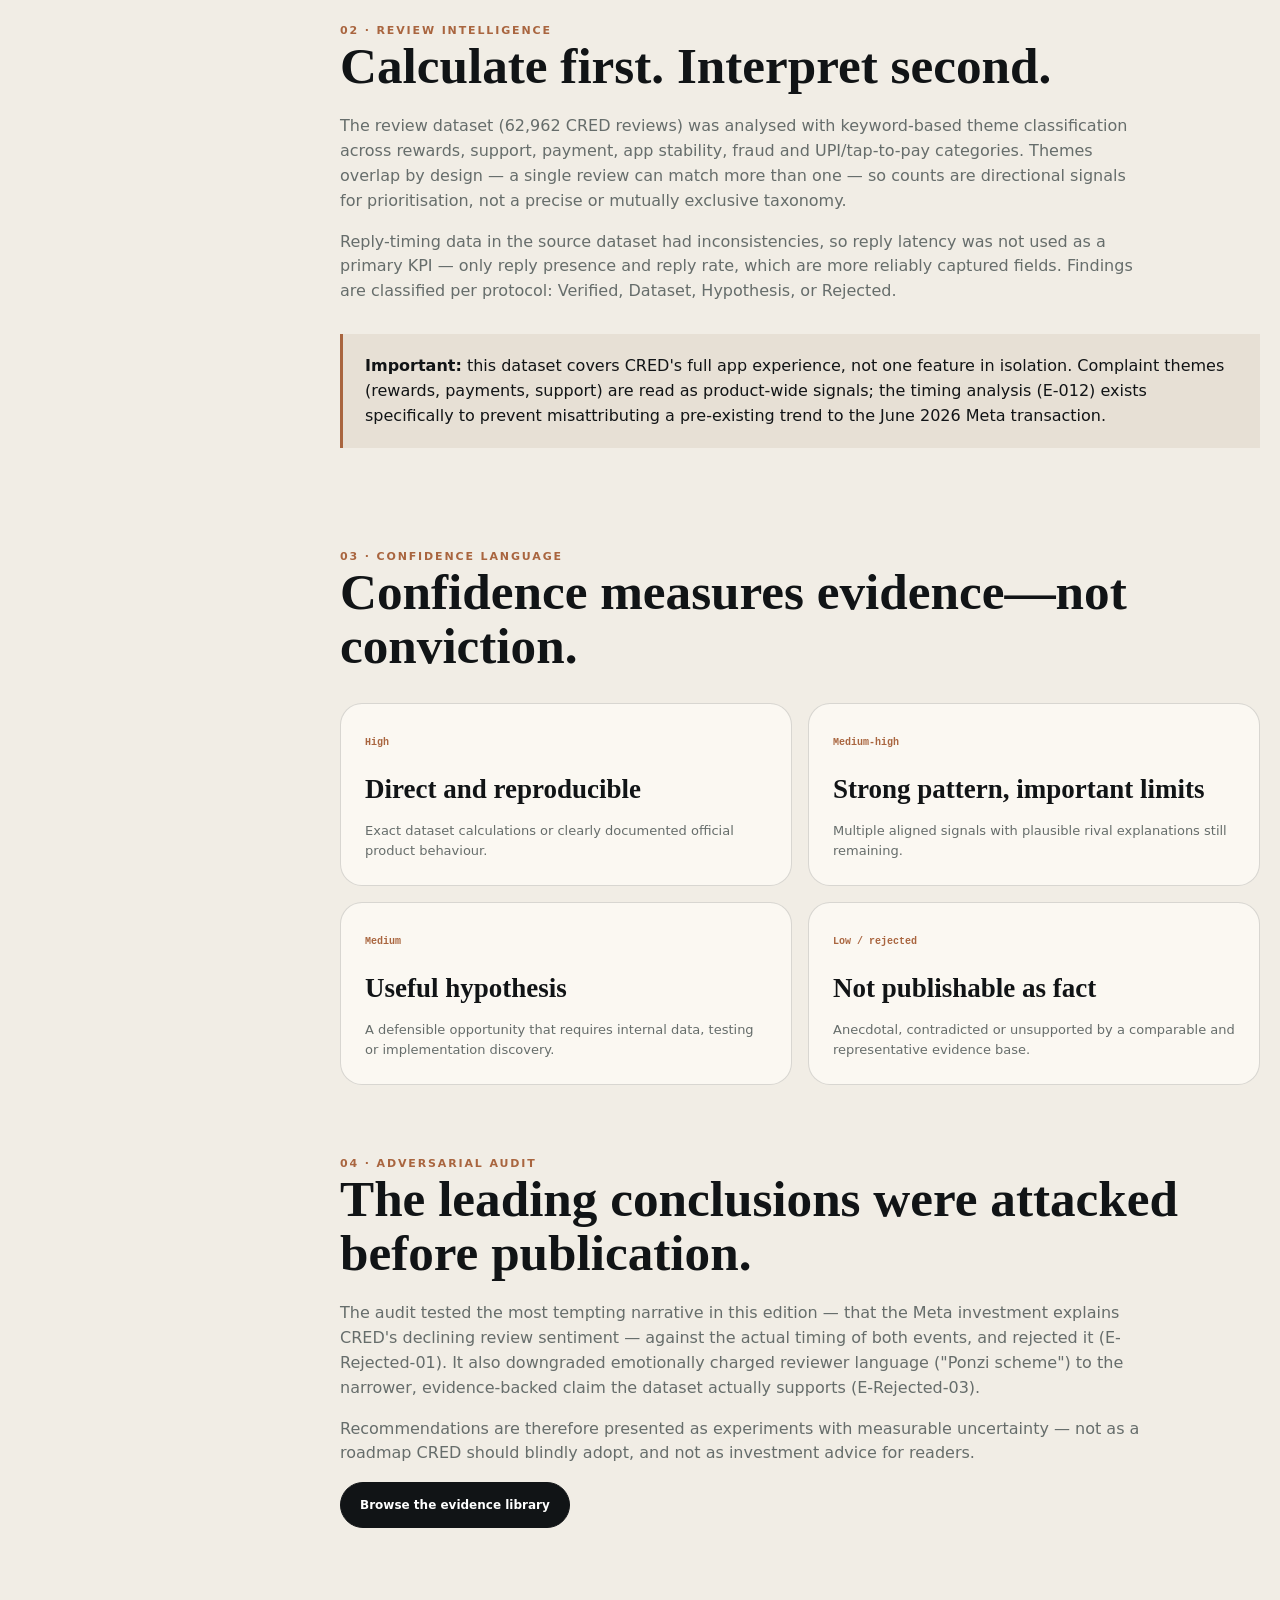
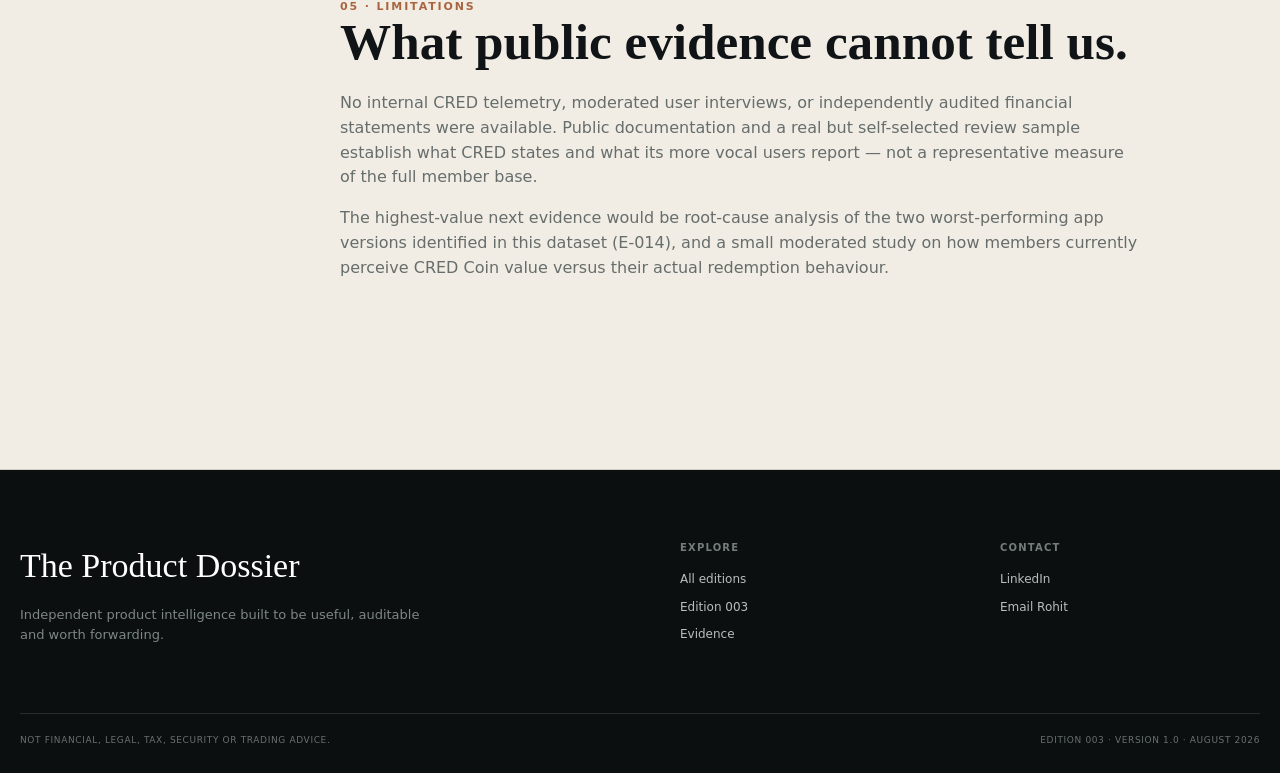
<file: methodology-003.html>
<!doctype html><html lang="en"><head><meta charset="utf-8"><meta name="viewport" content="width=device-width,initial-scale=1"><title>Methodology — CRED | The Product Dossier</title><meta name="description" content="The research, statistical analysis, confidence and adversarial-audit method used for the CRED product dossier."><meta name="theme-color" content="#111416"><meta property="og:title" content="Methodology — CRED | The Product Dossier"><meta property="og:image" content="https://delta-exchange-product-dossier.vercel.app/social-card.jpg"><link rel="icon" href="favicon.svg" type="image/svg+xml"><style>
:root {
  --paper: #f1ede5;
  --paper-deep: #e7e0d5;
  --surface: #fbf8f2;
  --ink: #111416;
  --ink-2: #242a2b;
  --muted: #666d6b;
  --line: rgba(17,20,22,.15);
  --line-light: rgba(255,255,255,.14);
  --copper: #a9653f;
  --copper-light: #d0a07f;
  --teal: #44766f;
  --teal-light: #9ac0b9;
  --blue: #54708b;
  --amber: #a47d35;
  --red: #945548;
  --dark: #111416;
  --dark-2: #171c1e;
  --white: #f8f4ec;
  --serif: "Iowan Old Style", "Palatino Linotype", Palatino, Georgia, serif;
  --sans: Inter, ui-sans-serif, system-ui, -apple-system, BlinkMacSystemFont, "Segoe UI", sans-serif;
  --mono: "SFMono-Regular", Consolas, "Liberation Mono", monospace;
  --content: 1240px;
  --radius-xl: 30px;
  --radius-lg: 22px;
  --radius-md: 16px;
  --shadow: 0 24px 80px rgba(12, 15, 16, .12);
}

* { box-sizing: border-box; }
html { scroll-behavior: smooth; background: var(--paper); }
body { margin: 0; color: var(--ink); background: var(--paper); font-family: var(--sans); line-height: 1.55; text-rendering: optimizeLegibility; overflow-x: hidden; }
body.menu-open { overflow: hidden; }
a { color: inherit; }
img, svg { max-width: 100%; }
button, input, select { font: inherit; }
::selection { background: var(--copper); color: white; }

.skip-link { position: fixed; left: 16px; top: -80px; z-index: 1000; background: white; color: #111; padding: 10px 14px; border-radius: 999px; text-decoration: none; }
.skip-link:focus { top: 16px; }
.container { width: min(calc(100% - 40px), var(--content)); margin-inline: auto; }
.section { padding: 112px 0; border-bottom: 1px solid var(--line); position: relative; }
.dark-section { color: var(--white); background: var(--dark); border-color: var(--line-light); }
.section-grid { display: grid; grid-template-columns: 160px minmax(0, 1fr); gap: 76px; align-items: start; }
.section-intro { margin-bottom: 54px; }
.split-intro { display: grid; grid-template-columns: minmax(0, 1.45fr) minmax(320px, .7fr); gap: 80px; align-items: end; }
.section-label, .eyebrow, .overline { font-size: 11px; letter-spacing: .17em; text-transform: uppercase; font-weight: 820; color: var(--copper); }
.section-label.light { color: var(--copper-light); }
.display-heading { font-family: var(--serif); font-size: clamp(42px, 5.7vw, 78px); line-height: .99; letter-spacing: -.045em; margin: 12px 0 0; max-width: 1000px; font-weight: 700; }
.display-heading.light { color: var(--white); }
.section-lede { max-width: 880px; font-family: var(--serif); font-size: clamp(21px, 2.2vw, 30px); line-height: 1.42; color: var(--ink-2); margin: 26px 0 0; }
.section-copy { margin: 0; color: var(--muted); font-size: 15px; max-width: 560px; }
.section-copy.light-soft, .light-soft { color: #aeb6b4; }

.reading-progress { position: fixed; left: 0; right: 0; top: 0; height: 3px; background: transparent; z-index: 1000; pointer-events: none; }
.reading-progress span { display: block; height: 100%; width: 0; background: var(--copper); transform-origin: left; }

.site-header { position: fixed; top: 0; left: 0; right: 0; z-index: 100; border-bottom: 1px solid transparent; transition: background .35s ease, border-color .35s ease, transform .35s ease; color: white; }
.site-header.scrolled { background: rgba(17,20,22,.92); backdrop-filter: blur(18px); border-color: rgba(255,255,255,.12); }
.header-inner { min-height: 78px; display: flex; align-items: center; justify-content: space-between; gap: 24px; }
.brand { display: inline-flex; align-items: center; gap: 12px; text-decoration: none; }
.brand-mark { width: 39px; height: 39px; border: 1px solid rgba(255,255,255,.28); border-radius: 50%; display: grid; place-items: center; font: 700 10px var(--mono); letter-spacing: .08em; }
.brand-copy { display: flex; flex-direction: column; line-height: 1.1; }
.brand-copy strong { font-size: 13px; letter-spacing: -.01em; }
.brand-copy small { font-size: 9px; color: rgba(255,255,255,.56); margin-top: 5px; letter-spacing: .08em; text-transform: uppercase; }
.desktop-nav { display: flex; align-items: center; gap: 26px; }
.desktop-nav a { text-decoration: none; font-size: 12px; color: rgba(255,255,255,.68); transition: color .2s ease; }
.desktop-nav a:hover { color: white; }
.header-actions { display: flex; align-items: center; gap: 10px; }
.menu-button { display: none; border: 1px solid rgba(255,255,255,.3); background: transparent; width: 42px; height: 42px; border-radius: 50%; padding: 0; position: relative; }
.menu-button span { position: absolute; width: 15px; height: 1px; background: white; left: 13px; transition: transform .25s ease, top .25s ease; }
.menu-button span:first-child { top: 16px; }
.menu-button span:last-child { top: 23px; }
.menu-button[aria-expanded="true"] span:first-child { top: 20px; transform: rotate(45deg); }
.menu-button[aria-expanded="true"] span:last-child { top: 20px; transform: rotate(-45deg); }
.mobile-menu { display: none; position: fixed; inset: 0; z-index: 90; background: var(--dark); color: white; padding: 110px 28px 40px; }
.mobile-menu.open { display: block; }
.mobile-menu a { display: block; text-decoration: none; font-family: var(--serif); font-size: 38px; padding: 16px 0; border-bottom: 1px solid rgba(255,255,255,.14); }

.button { display: inline-flex; align-items: center; justify-content: center; min-height: 46px; padding: 11px 19px; border-radius: 999px; border: 1px solid var(--ink); text-decoration: none; font-size: 12px; font-weight: 750; cursor: pointer; transition: transform .22s ease, background .22s ease, color .22s ease, border-color .22s ease; }
.button:hover { transform: translateY(-2px); }
.button.small { min-height: 38px; padding: 8px 14px; }
.button-primary { background: var(--ink); color: white; }
.button-quiet { background: rgba(255,255,255,.07); color: inherit; border-color: rgba(255,255,255,.24); }
.button-ghost { background: transparent; color: var(--ink); border-color: var(--line); }
.hero .button-ghost { color: white; border-color: rgba(255,255,255,.25); }
.light-button { color: white; border-color: rgba(255,255,255,.26); }
.text-link { color: inherit; font-size: 12px; font-weight: 750; text-underline-offset: 5px; }

.hero { min-height: 100svh; padding: 150px 0 94px; background: #0f1214; color: white; display: flex; align-items: center; position: relative; overflow: hidden; }
.hero-noise { position: absolute; inset: 0; opacity: .08; background-image: url("data:image/svg+xml,%3Csvg viewBox='0 0 220 220' xmlns='http://www.w3.org/2000/svg'%3E%3Cfilter id='n'%3E%3CfeTurbulence type='fractalNoise' baseFrequency='.8' numOctaves='3' stitchTiles='stitch'/%3E%3C/filter%3E%3Crect width='100%25' height='100%25' filter='url(%23n)' opacity='.55'/%3E%3C/svg%3E"); pointer-events: none; }
.hero::after { content: ""; position: absolute; inset: auto -15vw -45vh 40vw; height: 88vh; background: radial-gradient(circle, rgba(169,101,63,.22), transparent 67%); pointer-events: none; }
.hero-orbit { position: absolute; border: 1px solid rgba(255,255,255,.09); border-radius: 50%; pointer-events: none; }
.orbit-one { width: 580px; height: 580px; right: -120px; top: 90px; }
.orbit-two { width: 330px; height: 330px; right: 20px; top: 210px; border-color: rgba(169,101,63,.25); }
.hero-grid { display: grid; grid-template-columns: minmax(0, 1.4fr) minmax(330px, .62fr); gap: 84px; align-items: end; position: relative; z-index: 2; }
.hero-title { font-family: var(--serif); font-size: clamp(72px, 10.5vw, 150px); line-height: .82; letter-spacing: -.065em; margin: 24px 0 34px; max-width: 980px; font-weight: 700; }
.hero-title .word { display: inline-block; overflow: hidden; padding-bottom: .1em; margin-bottom: -.1em; }
.hero-title .word-inner { display: inline-block; transform: translateY(115%); animation: wordReveal .95s cubic-bezier(.2,.75,.15,1) forwards; }
@keyframes wordReveal { to { transform: translateY(0); } }
.hero-deck { max-width: 790px; font-family: var(--serif); font-size: clamp(20px, 2vw, 29px); line-height: 1.45; color: #bbc1bf; margin: 0; }
.hero-actions { display: flex; flex-wrap: wrap; gap: 10px; margin-top: 34px; }
.hero-meta { display: flex; flex-wrap: wrap; gap: 12px 28px; margin-top: 38px; padding-top: 23px; border-top: 1px solid rgba(255,255,255,.14); font-size: 10px; text-transform: uppercase; letter-spacing: .11em; color: rgba(255,255,255,.52); }
.hero-dossier-card { border: 1px solid rgba(255,255,255,.18); background: rgba(255,255,255,.055); backdrop-filter: blur(15px); border-radius: var(--radius-xl); padding: 28px; box-shadow: var(--shadow); }
.card-topline { display: flex; justify-content: space-between; font-size: 9px; color: rgba(255,255,255,.5); text-transform: uppercase; letter-spacing: .14em; }
.hero-dossier-card > p { font-family: var(--serif); font-size: 25px; line-height: 1.35; margin: 28px 0 34px; }
.mini-grid { display: grid; grid-template-columns: 1fr 1fr; gap: 18px; border-top: 1px solid rgba(255,255,255,.14); padding-top: 22px; }
.mini-grid strong { display: block; font-size: 15px; }
.mini-grid span { display: block; font-size: 9px; color: rgba(255,255,255,.48); margin-top: 4px; text-transform: uppercase; letter-spacing: .08em; }
.scroll-cue { position: absolute; left: 50%; bottom: 23px; transform: translateX(-50%); z-index: 2; display: flex; flex-direction: column; align-items: center; gap: 8px; font-size: 9px; text-transform: uppercase; letter-spacing: .14em; color: rgba(255,255,255,.46); }
.scroll-cue i { display: block; width: 1px; height: 28px; background: linear-gradient(white, transparent); animation: scrollPulse 1.8s infinite; }
@keyframes scrollPulse { 0%,100% { transform: scaleY(.45); transform-origin: top; opacity: .3; } 50% { transform: scaleY(1); opacity: 1; } }

.thesis-section { background: var(--surface); }
.thesis-chain { margin-top: 58px; border-top: 1px solid var(--ink); }
.chain-step { display: grid; grid-template-columns: 60px 250px minmax(0,1fr); gap: 30px; align-items: start; padding: 25px 0; border-bottom: 1px solid var(--line); }
.chain-step > span { color: var(--copper); font: 600 12px var(--mono); }
.chain-step h3 { margin: 0; font-size: 17px; }
.chain-step p { margin: 0; color: var(--muted); max-width: 580px; }
.pull-quote { margin: 72px 0 0; padding-left: 25px; border-left: 3px solid var(--copper); font-family: var(--serif); font-size: clamp(34px,4vw,59px); line-height: 1.1; max-width: 860px; }

.data-section { overflow: hidden; }
.stat-marquee { display: grid; grid-template-columns: repeat(5,1fr); border-top: 1px solid var(--line-light); border-bottom: 1px solid var(--line-light); margin: 68px 0; }
.stat-card { min-height: 155px; padding: 28px 18px; border-right: 1px solid var(--line-light); display: flex; flex-direction: column; justify-content: space-between; }
.stat-card:last-child { border-right: 0; }
.stat-card strong { font-family: var(--serif); font-size: clamp(38px,4vw,62px); line-height: 1; }
.stat-card span { font-size: 10px; text-transform: uppercase; letter-spacing: .11em; color: #8f9996; }
.chart-grid { display: grid; grid-template-columns: 1.2fr .8fr; gap: 20px; }
.data-card { border: 1px solid var(--line-light); border-radius: var(--radius-lg); padding: 28px; background: rgba(255,255,255,.035); }
.data-card-head { display: flex; justify-content: space-between; gap: 22px; align-items: start; margin-bottom: 28px; }
.data-card h3 { font-family: var(--serif); font-size: 30px; margin: 8px 0 0; }
.data-card .eyebrow { color: var(--copper-light); }
.data-note { color: #7e8886; font: 10px var(--mono); }
.data-card > p { margin: 25px 0 0; color: #9ca5a3; font-size: 13px; }
.rating-chart { height: 260px; display: grid; grid-template-columns: repeat(5,1fr); gap: 13px; align-items: end; padding-top: 16px; }
.rating-column { height: 100%; display: flex; flex-direction: column; justify-content: flex-end; align-items: center; gap: 9px; }
.rating-bar { width: 100%; max-width: 72px; border-radius: 9px 9px 2px 2px; background: linear-gradient(to top, var(--copper), #d29e7c); min-height: 3px; transform-origin: bottom; transform: scaleY(0); transition: transform 1s cubic-bezier(.2,.7,.2,1); }
.rating-chart.visible .rating-bar { transform: scaleY(1); }
.rating-column strong { font-size: 11px; }
.rating-column span { font-size: 9px; color: #858e8c; text-transform: uppercase; }
.quality-meters { display: grid; gap: 24px; margin-top: 34px; }
.quality-meters > div { display: grid; grid-template-columns: 1fr auto; gap: 8px; align-items: end; }
.quality-meters span { font-size: 12px; color: #a9b1af; }
.quality-meters strong { font: 600 13px var(--mono); }
.quality-meters i { grid-column: 1/-1; height: 4px; background: rgba(255,255,255,.1); position: relative; overflow: hidden; }
.quality-meters i::after { content:""; position: absolute; inset: 0 auto 0 0; width: var(--value); background: var(--teal-light); transform: scaleX(0); transform-origin: left; transition: transform 1.2s ease; }
.data-card.visible .quality-meters i::after { transform: scaleX(1); }

.complaint-section { background: var(--paper); }
.complaint-layout { display: grid; grid-template-columns: minmax(0,1fr) 330px; gap: 48px; margin-top: 60px; align-items: start; }
.complaint-bars { display: grid; gap: 17px; }
.complaint-row { display: grid; grid-template-columns: 250px minmax(0,1fr) 60px; gap: 18px; align-items: center; }
.complaint-row label { font-size: 12px; }
.complaint-track { height: 10px; background: rgba(17,20,22,.08); overflow: hidden; border-radius: 99px; }
.complaint-track i { display: block; height: 100%; background: var(--copper); border-radius: inherit; transform: scaleX(0); transform-origin: left; transition: transform 1.1s cubic-bezier(.2,.7,.2,1); }
.complaint-bars.visible .complaint-track i { transform: scaleX(1); }
.complaint-row strong { font: 600 11px var(--mono); text-align: right; }
.system-insight { position: sticky; top: 115px; padding: 27px; background: var(--ink); color: white; border-radius: var(--radius-lg); }
.system-insight .eyebrow { color: var(--copper-light); }
.system-insight p { font-family: var(--serif); font-size: 25px; line-height: 1.35; margin: 20px 0 28px; }

.strength-grid { display: grid; grid-template-columns: repeat(4,1fr); border-top: 1px solid var(--ink); }
.strength-card { padding: 26px 24px 30px 0; border-right: 1px solid var(--line); min-height: 270px; display: flex; flex-direction: column; }
.strength-card + .strength-card { padding-left: 24px; }
.strength-card:last-child { border-right: 0; }
.strength-card > span { color: var(--copper); font: 600 11px var(--mono); }
.strength-card h3 { font-family: var(--serif); font-size: 28px; line-height: 1.12; margin: auto 0 16px; }
.strength-card p { margin: 0; color: var(--muted); font-size: 13px; }

.opportunity-stack { display: grid; gap: 14px; }
.opportunity-card { display: grid; grid-template-columns: 72px minmax(0,1fr) 180px; gap: 30px; border: 1px solid var(--line-light); border-radius: var(--radius-lg); padding: 30px; background: rgba(255,255,255,.03); transition: background .3s ease, transform .3s ease, border-color .3s ease; }
.opportunity-card:hover { transform: translateY(-3px); background: rgba(255,255,255,.055); border-color: rgba(255,255,255,.25); }
.opp-number { font: 600 16px var(--mono); color: var(--copper-light); }
.opp-copy h3 { font-family: var(--serif); font-size: clamp(30px,3vw,45px); line-height: 1.02; margin: 14px 0; }
.opp-copy > p { color: #a8b0ae; max-width: 760px; margin: 0; }
.opp-test { margin-top: 24px; padding-top: 20px; border-top: 1px solid var(--line-light); display: grid; grid-template-columns: 85px minmax(0,1fr); gap: 20px; font-size: 12px; }
.opp-test strong { color: var(--white); }
.opp-test span { color: #8e9895; }
.opportunity-card aside { border-left: 1px solid var(--line-light); padding-left: 25px; display: flex; flex-direction: column; justify-content: space-between; text-align: right; }
.opportunity-card aside span { font-size: 10px; text-transform: uppercase; letter-spacing: .11em; color: #78827f; }
.opportunity-card aside strong { font-size: 13px; }
.confidence-pill { display: inline-flex; width: fit-content; padding: 5px 9px; border: 1px solid currentColor; border-radius: 999px; font-size: 9px; text-transform: uppercase; letter-spacing: .08em; }
.confidence-pill.high { color: #92bdb4; }
.confidence-pill.medium, .confidence-pill.medium-high { color: #d1b477; }

.receipt-section { background: var(--surface); }
.receipt-demo { margin-top: 60px; border: 1px solid var(--line); border-radius: var(--radius-xl); background: white; box-shadow: var(--shadow); overflow: hidden; }
.receipt-head { display: flex; justify-content: space-between; gap: 20px; padding: 20px 24px; background: var(--ink); color: white; font: 10px var(--mono); text-transform: uppercase; letter-spacing: .08em; }
.receipt-head div { display: flex; align-items: center; gap: 10px; }
.status-dot { width: 8px; height: 8px; border-radius: 50%; background: #7bb29e; box-shadow: 0 0 0 5px rgba(123,178,158,.14); }
.receipt-timeline { list-style: none; padding: 0; margin: 0; }
.receipt-timeline li { display: grid; grid-template-columns: 54px minmax(0,1fr) 120px; gap: 24px; padding: 24px; border-bottom: 1px solid var(--line); align-items: start; position: relative; }
.receipt-timeline li:last-child { border-bottom: 0; }
.receipt-timeline li > span { width: 35px; height: 35px; border: 1px solid var(--line); border-radius: 50%; display: grid; place-items: center; font: 10px var(--mono); color: var(--copper); background: var(--surface); position: relative; z-index: 2; }
.receipt-timeline li:not(:last-child)::after { content:""; position: absolute; left: 41px; top: 59px; bottom: -24px; width: 1px; background: var(--line); }
.receipt-timeline strong { font-size: 14px; }
.receipt-timeline p { margin: 6px 0 0; color: var(--muted); font-size: 12px; }
.receipt-timeline time { font: 10px var(--mono); color: var(--muted); text-align: right; }
.concept-guardrail { margin-top: 24px; padding: 18px 20px; border-left: 3px solid var(--copper); background: var(--paper-deep); font-size: 13px; }

.roadmap { border-top: 1px solid var(--ink); }
.roadmap-row { display: grid; grid-template-columns: 145px minmax(0,1fr) 280px; gap: 40px; padding: 30px 0; border-bottom: 1px solid var(--line); align-items: start; }
.roadmap-time { font: 650 11px var(--mono); color: var(--copper); }
.roadmap-row h3 { margin: 0; font-family: var(--serif); font-size: 28px; }
.roadmap-row p { margin: 9px 0 0; color: var(--muted); }
.roadmap-row aside { color: var(--muted); font-size: 12px; }

.rejection-grid { display: grid; grid-template-columns: repeat(3,1fr); gap: 16px; margin: 50px 0 34px; }
.rejection-card { border: 1px solid var(--line-light); border-radius: var(--radius-lg); padding: 25px; min-height: 300px; display: flex; flex-direction: column; }
.rejection-card > span { color: #d39d8f; font-size: 9px; text-transform: uppercase; letter-spacing: .12em; }
.rejection-card h3 { font-family: var(--serif); font-size: 26px; line-height: 1.14; margin: auto 0 18px; }
.rejection-card p { color: #9ba4a1; font-size: 12px; margin: 0; }

.download-grid { display: grid; grid-template-columns: repeat(3,1fr); gap: 18px; }
.download-card { min-height: 310px; display: flex; flex-direction: column; text-decoration: none; border: 1px solid var(--line); border-radius: var(--radius-lg); padding: 26px; background: var(--surface); transition: transform .25s ease, box-shadow .25s ease, background .25s ease; }
.download-card:hover { transform: translateY(-5px); box-shadow: var(--shadow); background: white; }
.download-card > span { font-size: 9px; text-transform: uppercase; letter-spacing: .12em; color: var(--copper); }
.download-card h3 { font-family: var(--serif); font-size: 31px; line-height: 1.1; margin: auto 0 14px; }
.download-card p { color: var(--muted); font-size: 13px; margin: 0; }
.download-card i { margin-top: 25px; font-style: normal; font-size: 11px; font-weight: 750; }

.author-section { background: var(--paper-deep); }
.author-grid { display: grid; grid-template-columns: minmax(260px,.72fr) minmax(0,1.28fr); gap: 80px; align-items: center; }
.author-image-wrap { height: 630px; border-radius: var(--radius-xl); overflow: hidden; box-shadow: var(--shadow); }
.author-image-wrap img { width: 100%; height: 100%; object-fit: cover; }
.author-copy h2 { font-family: var(--serif); font-size: clamp(56px,7vw,92px); letter-spacing: -.05em; line-height: .95; margin: 14px 0 28px; }
.author-copy > p { font-family: var(--serif); font-size: clamp(20px,2.2vw,29px); line-height: 1.45; max-width: 760px; }
.author-copy .author-note { font-family: var(--sans); font-size: 12px; color: var(--muted); }
.author-actions { display: flex; flex-wrap: wrap; gap: 10px; margin-top: 32px; }
.author-section .button-quiet { color: var(--ink); border-color: var(--line); background: rgba(255,255,255,.3); }

.site-footer { background: #0c0f10; color: white; padding: 70px 0 25px; }
.footer-grid { display: grid; grid-template-columns: 1.5fr .65fr .65fr; gap: 60px; }
.footer-brand { font-family: var(--serif); font-size: 34px; text-decoration: none; }
.footer-grid p { color: #7d8784; max-width: 420px; font-size: 13px; }
.footer-grid strong { display: block; font-size: 10px; text-transform: uppercase; letter-spacing: .12em; color: #737d7a; margin-bottom: 15px; }
.footer-grid > div:not(:first-child) a { display: block; text-decoration: none; color: #b7bfbd; font-size: 12px; margin: 9px 0; }
.footer-bottom { display: flex; justify-content: space-between; gap: 30px; border-top: 1px solid rgba(255,255,255,.12); margin-top: 55px; padding-top: 20px; font-size: 9px; color: #68716f; text-transform: uppercase; letter-spacing: .07em; }

.section-indicator { position: fixed; right: 22px; top: 50%; transform: translateY(-50%); z-index: 70; color: white; display: flex; align-items: center; gap: 10px; mix-blend-mode: difference; pointer-events: none; }
.section-indicator span { writing-mode: vertical-rl; font-size: 8px; text-transform: uppercase; letter-spacing: .15em; }
.section-indicator i { height: 65px; width: 1px; background: currentColor; opacity: .35; }
.back-to-top { position: fixed; right: 24px; bottom: 24px; z-index: 80; width: 44px; height: 44px; border-radius: 50%; border: 1px solid rgba(255,255,255,.22); background: rgba(17,20,22,.88); color: white; opacity: 0; transform: translateY(15px); pointer-events: none; transition: opacity .25s ease, transform .25s ease; }
.back-to-top.visible { opacity: 1; transform: none; pointer-events: auto; }

.reveal { opacity: 0; transform: translateY(24px); transition: opacity .8s ease, transform .8s cubic-bezier(.2,.7,.2,1); }
.reveal.visible { opacity: 1; transform: none; }

/* Inner pages */
.inner-page { background: var(--paper); }
.inner-page .site-header { position: sticky; background: rgba(17,20,22,.97); }
.page-hero { padding: 145px 0 78px; background: var(--dark); color: white; position: relative; overflow: hidden; }
.page-hero::after { content:""; position:absolute; inset:-20% -10% auto 50%; width:500px; height:500px; border:1px solid rgba(255,255,255,.08); border-radius:50%; }
.page-title { font-family: var(--serif); font-size: clamp(60px,9vw,120px); line-height: .88; letter-spacing: -.06em; margin: 18px 0 26px; max-width: 1000px; }
.page-deck { font-family: var(--serif); font-size: clamp(19px,2vw,28px); max-width: 760px; color: #aab2b0; }
.content-shell { display: grid; grid-template-columns: 250px minmax(0,1fr); gap: 70px; }
.sticky-nav { position: sticky; top: 110px; align-self: start; }
.sticky-nav a { display:block; padding:10px 0; color:var(--muted); text-decoration:none; font-size:12px; border-bottom:1px solid var(--line); }
.prose-section { padding: 10px 0 60px; }
.prose-section h2 { font-family:var(--serif); font-size:clamp(38px,4vw,58px); line-height:1.05; margin:0 0 22px; }
.prose-section h3 { font-family:var(--serif); font-size:30px; margin:36px 0 12px; }
.prose-section p { color:var(--muted); max-width:800px; }
.method-grid { display:grid; grid-template-columns:repeat(2,1fr); gap:16px; margin-top:30px; }
.method-card { border:1px solid var(--line); border-radius:var(--radius-lg); padding:24px; background:var(--surface); }
.method-card span { color:var(--copper); font:600 10px var(--mono); }
.method-card h3 { margin:16px 0 10px; font-family:var(--serif); font-size:27px; }
.method-card p { margin:0; font-size:13px; }
.notice { padding:20px 22px; border-left:3px solid var(--copper); background:var(--paper-deep); margin:30px 0; }

.evidence-toolbar { display:flex; flex-wrap:wrap; gap:12px; justify-content:space-between; margin-bottom:25px; }
.search-field { flex:1 1 330px; position:relative; }
.search-field input { width:100%; min-height:50px; border:1px solid var(--line); background:var(--surface); border-radius:999px; padding:0 18px 0 42px; color:var(--ink); }
.search-field::before { content:"⌕"; position:absolute; left:17px; top:11px; font-size:20px; color:var(--muted); }
.filter-row { display:flex; flex-wrap:wrap; gap:7px; }
.filter-button { border:1px solid var(--line); background:transparent; border-radius:999px; padding:9px 12px; font-size:10px; cursor:pointer; }
.filter-button.active { background:var(--ink); color:white; border-color:var(--ink); }
.evidence-count { font-size:11px; color:var(--muted); margin:0 0 20px; }
.evidence-grid { display:grid; gap:12px; }
.evidence-card { border:1px solid var(--line); border-radius:var(--radius-lg); background:var(--surface); overflow:hidden; }
.evidence-summary { width:100%; border:0; background:transparent; color:inherit; padding:22px; display:grid; grid-template-columns:70px minmax(0,1fr) auto 25px; gap:18px; text-align:left; align-items:start; cursor:pointer; }
.evidence-id { font:600 11px var(--mono); color:var(--copper); }
.evidence-category { font-size:9px; text-transform:uppercase; letter-spacing:.12em; color:var(--muted); }
.evidence-summary h3 { font-family:var(--serif); font-size:25px; line-height:1.15; margin:7px 0 0; }
.evidence-tag { padding:5px 8px; border-radius:999px; border:1px solid var(--line); font-size:9px; white-space:nowrap; }
.evidence-tag.Verified, .evidence-tag.Dataset { color:var(--teal); background:#e4efeb; }
.evidence-tag.Hypothesis { color:var(--amber); background:#f1ead7; }
.evidence-tag.Rejected { color:var(--red); background:#f1e4df; }
.chevron { font-size:20px; transition:transform .2s ease; }
.evidence-card.open .chevron { transform:rotate(45deg); }
.evidence-detail { display:none; grid-template-columns:repeat(2,1fr); gap:1px; background:var(--line); border-top:1px solid var(--line); }
.evidence-card.open .evidence-detail { display:grid; }
.detail-block { background:var(--surface); padding:22px; }
.detail-block strong { display:block; font-size:10px; text-transform:uppercase; letter-spacing:.1em; color:var(--copper); margin-bottom:10px; }
.detail-block p { margin:0; color:var(--muted); font-size:13px; }
.detail-block a { color:var(--ink); }
.empty-state { padding:50px; border:1px dashed var(--line); border-radius:var(--radius-lg); text-align:center; color:var(--muted); }

.about-grid { display:grid; grid-template-columns:.75fr 1.25fr; gap:80px; align-items:start; }
.about-photo { border-radius:var(--radius-xl); overflow:hidden; position:sticky; top:110px; }
.about-photo img { display:block; width:100%; }
.about-copy h2 { font-family:var(--serif); font-size:clamp(46px,5vw,74px); line-height:1; margin:0 0 26px; }
.about-copy .large-copy { font-family:var(--serif); font-size:clamp(21px,2vw,29px); line-height:1.45; color:var(--ink-2); }
.principle-list { border-top:1px solid var(--ink); margin-top:45px; }
.principle-list article { display:grid; grid-template-columns:55px 180px 1fr; gap:25px; padding:22px 0; border-bottom:1px solid var(--line); }
.principle-list span { color:var(--copper); font:600 10px var(--mono); }
.principle-list h3 { margin:0; font-size:15px; }
.principle-list p { margin:0; color:var(--muted); font-size:13px; }

@media (max-width: 1050px) {
  .desktop-nav { display:none; }
  .menu-button { display:block; }
  .hero-grid { grid-template-columns:1fr; gap:50px; }
  .hero-dossier-card { max-width:600px; }
  .section-grid { grid-template-columns:1fr; gap:25px; }
  .split-intro { grid-template-columns:1fr; gap:25px; }
  .stat-marquee { grid-template-columns:repeat(3,1fr); }
  .stat-card:nth-child(3) { border-right:0; }
  .chart-grid, .complaint-layout { grid-template-columns:1fr; }
  .system-insight { position:relative; top:auto; }
  .strength-grid { grid-template-columns:repeat(2,1fr); }
  .strength-card:nth-child(2) { border-right:0; }
  .strength-card:nth-child(n+3) { border-top:1px solid var(--line); }
  .opportunity-card { grid-template-columns:55px minmax(0,1fr); }
  .opportunity-card aside { grid-column:2; border-left:0; border-top:1px solid var(--line-light); padding:16px 0 0; flex-direction:row; text-align:left; }
  .rejection-grid, .download-grid { grid-template-columns:1fr; }
  .author-grid { grid-template-columns:.8fr 1.2fr; gap:45px; }
  .content-shell { grid-template-columns:1fr; }
  .sticky-nav { display:none; }
}

@media (max-width: 720px) {
  .container { width:min(calc(100% - 28px), var(--content)); }
  .section { padding:78px 0; }
  .header-inner { min-height:68px; }
  .brand-copy small { display:none; }
  .header-actions .button { display:none; }
  .hero { min-height:auto; padding:125px 0 90px; }
  .hero-title { font-size:clamp(64px,20vw,100px); }
  .hero-deck { font-size:21px; }
  .hero-meta { display:grid; grid-template-columns:1fr; gap:9px; }
  .hero-dossier-card > p { font-size:22px; }
  .display-heading { font-size:48px; }
  .section-lede { font-size:21px; }
  .chain-step { grid-template-columns:38px minmax(0,1fr); gap:18px; }
  .chain-step p { grid-column:2; }
  .pull-quote { font-size:36px; margin-top:50px; }
  .stat-marquee { grid-template-columns:1fr 1fr; }
  .stat-card { min-height:130px; border-bottom:1px solid var(--line-light); }
  .stat-card:nth-child(2n) { border-right:0; }
  .stat-card:last-child { grid-column:1/-1; }
  .chart-grid { gap:12px; }
  .data-card { padding:20px; }
  .rating-chart { height:220px; gap:8px; }
  .complaint-row { grid-template-columns:1fr 45px; gap:8px 12px; }
  .complaint-track { grid-column:1/-1; grid-row:2; }
  .strength-grid { grid-template-columns:1fr; }
  .strength-card, .strength-card + .strength-card { padding:24px 0; border-right:0; border-top:1px solid var(--line); min-height:230px; }
  .opportunity-card { grid-template-columns:1fr; gap:18px; padding:23px; }
  .opp-number { font-size:12px; }
  .opportunity-card aside { grid-column:1; }
  .opp-test { grid-template-columns:1fr; gap:7px; }
  .receipt-timeline li { grid-template-columns:42px 1fr; gap:15px; }
  .receipt-timeline time { grid-column:2; text-align:left; }
  .receipt-timeline li:not(:last-child)::after { left:32px; }
  .roadmap-row { grid-template-columns:1fr; gap:12px; }
  .roadmap-row aside { padding-top:12px; border-top:1px solid var(--line); }
  .author-grid, .about-grid { grid-template-columns:1fr; }
  .author-image-wrap { height:490px; }
  .footer-grid { grid-template-columns:1fr 1fr; }
  .footer-grid > div:first-child { grid-column:1/-1; }
  .footer-bottom { flex-direction:column; }
  .section-indicator { display:none; }
  .method-grid { grid-template-columns:1fr; }
  .evidence-summary { grid-template-columns:52px minmax(0,1fr) 24px; }
  .evidence-tag { grid-column:2; width:fit-content; }
  .chevron { grid-column:3; grid-row:1; }
  .evidence-detail { grid-template-columns:1fr; }
  .principle-list article { grid-template-columns:40px 1fr; }
  .principle-list p { grid-column:2; }
}

@media (prefers-reduced-motion: reduce) {
  html { scroll-behavior:auto; }
  *, *::before, *::after { animation-duration:.01ms !important; animation-iteration-count:1 !important; transition-duration:.01ms !important; }
  .reveal { opacity:1; transform:none; }
  .hero-title .word-inner { transform:none; }
}

</style></head>
<body class="inner-page"><a class="skip-link" href="#main">Skip to content</a>
<header class="site-header scrolled" data-header><div class="container header-inner"><a class="brand" href="index.html"><span class="brand-mark">PD</span><span class="brand-copy"><strong>The Product Dossier</strong><small>Independent product intelligence</small></span></a><nav class="desktop-nav"><a href="index.html">All editions</a><a href="edition-003.html#findings">Findings</a><a href="edition-003.html#opportunities">Opportunities</a><a href="evidence-003.html">Evidence</a><a href="methodology-003.html">Methodology</a><a href="about.html">About</a></nav><div class="header-actions"><a class="button button-quiet small" href="cred-evidence-summary.pdf">Download summary</a><button class="menu-button" type="button" aria-label="Open navigation" aria-expanded="false" data-menu-button><span></span><span></span></button></div></div></header><nav class="mobile-menu" data-mobile-menu><a href="index.html">All editions</a><a href="edition-003.html">Edition 003</a><a href="evidence-003.html">Evidence</a><a href="methodology-003.html">Methodology</a><a href="about.html">About</a></nav>
<main id="main"><section class="page-hero"><div class="container"><div class="overline reveal">Methodology · Edition 003</div><h1 class="page-title reveal">Designed to make confident mistakes harder.</h1><p class="page-deck reveal">The process separates official product evidence, statistical review patterns, user allegations, interpretation and recommendation.</p></div></section>
<section class="section"><div class="container content-shell"><nav class="sticky-nav"><a href="#loop">Research loop</a><a href="#dataset">Review analysis</a><a href="#confidence">Confidence</a><a href="#audit">Adversarial audit</a><a href="#limits">Limitations</a></nav><div>
<section class="prose-section" id="loop"><div class="section-label">01 · Research loop</div><h2>Frame, discover, evaluate, challenge, publish.</h2><p>The research combined a deep-research package covering CRED's product, business and technical architecture with an independently compiled 2-year Play Store review dataset (62,962 reviews, 6 Aug 2024–5 Aug 2026). Public company statements and independent press coverage of the June 2026 Meta transaction were cross-checked against multiple outlets before being treated as fact.</p><div class="method-grid"><article class="method-card"><span>01</span><h3>Frame</h3><p>Define the audience, decision, boundaries and falsifiable questions before searching.</p></article><article class="method-card"><span>02</span><h3>Discover</h3><p>Map official, regulatory, technical, competitive and user evidence.</p></article><article class="method-card"><span>03</span><h3>Evaluate</h3><p>Assess directness, freshness, independence, bias risk and exact citation fit.</p></article><article class="method-card"><span>04</span><h3>Challenge</h3><p>Search for rival explanations, contradictory evidence and what would reverse the conclusion.</p></article></div></section>
<section class="prose-section" id="dataset"><div class="section-label">02 · Review intelligence</div><h2>Calculate first. Interpret second.</h2><p>The review dataset (62,962 CRED reviews) was analysed with keyword-based theme classification across rewards, support, payment, app stability, fraud and UPI/tap-to-pay categories. Themes overlap by design — a single review can match more than one — so counts are directional signals for prioritisation, not a precise or mutually exclusive taxonomy.</p><p>Reply-timing data in the source dataset had inconsistencies, so reply latency was not used as a primary KPI — only reply presence and reply rate, which are more reliably captured fields. Findings are classified per protocol: Verified, Dataset, Hypothesis, or Rejected.</p><div class="notice"><strong>Important:</strong> this dataset covers CRED's full app experience, not one feature in isolation. Complaint themes (rewards, payments, support) are read as product-wide signals; the timing analysis (E-012) exists specifically to prevent misattributing a pre-existing trend to the June 2026 Meta transaction.</div></section>
<section class="prose-section" id="confidence"><div class="section-label">03 · Confidence language</div><h2>Confidence measures evidence—not conviction.</h2><div class="method-grid"><article class="method-card"><span>High</span><h3>Direct and reproducible</h3><p>Exact dataset calculations or clearly documented official product behaviour.</p></article><article class="method-card"><span>Medium-high</span><h3>Strong pattern, important limits</h3><p>Multiple aligned signals with plausible rival explanations still remaining.</p></article><article class="method-card"><span>Medium</span><h3>Useful hypothesis</h3><p>A defensible opportunity that requires internal data, testing or implementation discovery.</p></article><article class="method-card"><span>Low / rejected</span><h3>Not publishable as fact</h3><p>Anecdotal, contradicted or unsupported by a comparable and representative evidence base.</p></article></div></section>
<section class="prose-section" id="audit"><div class="section-label">04 · Adversarial audit</div><h2>The leading conclusions were attacked before publication.</h2><p>The audit tested the most tempting narrative in this edition — that the Meta investment explains CRED's declining review sentiment — against the actual timing of both events, and rejected it (E-Rejected-01). It also downgraded emotionally charged reviewer language ("Ponzi scheme") to the narrower, evidence-backed claim the dataset actually supports (E-Rejected-03).</p><p>Recommendations are therefore presented as experiments with measurable uncertainty — not as a roadmap CRED should blindly adopt, and not as investment advice for readers.</p><a class="button button-primary" href="evidence-003.html">Browse the evidence library</a></section>
<section class="prose-section" id="limits"><div class="section-label">05 · Limitations</div><h2>What public evidence cannot tell us.</h2><p>No internal CRED telemetry, moderated user interviews, or independently audited financial statements were available. Public documentation and a real but self-selected review sample establish what CRED states and what its more vocal users report — not a representative measure of the full member base.</p><p>The highest-value next evidence would be root-cause analysis of the two worst-performing app versions identified in this dataset (E-014), and a small moderated study on how members currently perceive CRED Coin value versus their actual redemption behaviour.</p></section>
</div></div></section></main>
<footer class="site-footer"><div class="container footer-grid"><div><a class="footer-brand" href="index.html">The Product Dossier</a><p>Independent product intelligence built to be useful, auditable and worth forwarding.</p></div><div><strong>Explore</strong><a href="index.html">All editions</a><a href="edition-003.html">Edition 003</a><a href="evidence-003.html">Evidence</a></div><div><strong>Contact</strong><a href="https://www.linkedin.com/in/rohit-singh-panwar" target="_blank" rel="noopener noreferrer">LinkedIn</a><a href="mailto:rohitsinghpanwar190796@gmail.com?subject=The%20Product%20Dossier%20%E2%80%94%20CRED">Email Rohit</a></div></div><div class="container footer-bottom"><span>Not financial, legal, tax, security or trading advice.</span><span>Edition 003 · Version 1.0 · August 2026</span></div></footer><button class="back-to-top" type="button" data-back-to-top>↑</button><script>
(() => {
  const reduceMotion = window.matchMedia('(prefers-reduced-motion: reduce)').matches;

  const header = document.querySelector('[data-header]');
  const menuButton = document.querySelector('[data-menu-button]');
  const mobileMenu = document.querySelector('[data-mobile-menu]');
  const progress = document.querySelector('.reading-progress span');
  const topButton = document.querySelector('[data-back-to-top]');
  const sectionName = document.querySelector('[data-section-name]');

  const updateScrollUi = () => {
    const y = window.scrollY;
    header?.classList.toggle('scrolled', y > 30);
    topButton?.classList.toggle('visible', y > 900);
    if (progress) {
      const max = document.documentElement.scrollHeight - window.innerHeight;
      progress.style.width = `${max > 0 ? Math.min(100, (y / max) * 100) : 0}%`;
    }
    if (!reduceMotion) {
      document.documentElement.style.setProperty('--scroll-y', `${y}px`);
      document.querySelectorAll('.hero-orbit').forEach((orb, index) => {
        orb.style.transform = `translate3d(0, ${y * (index ? .055 : .035)}px, 0) rotate(${y * .012}deg)`;
      });
    }
  };
  updateScrollUi();
  window.addEventListener('scroll', updateScrollUi, { passive: true });

  if (menuButton && mobileMenu) {
    menuButton.addEventListener('click', () => {
      const open = mobileMenu.classList.toggle('open');
      document.body.classList.toggle('menu-open', open);
      menuButton.setAttribute('aria-expanded', String(open));
    });
    mobileMenu.querySelectorAll('a').forEach(link => link.addEventListener('click', () => {
      mobileMenu.classList.remove('open');
      document.body.classList.remove('menu-open');
      menuButton.setAttribute('aria-expanded', 'false');
    }));
  }

  topButton?.addEventListener('click', () => window.scrollTo({ top: 0, behavior: reduceMotion ? 'auto' : 'smooth' }));

  document.querySelectorAll('[data-copy-link]').forEach(button => {
    button.addEventListener('click', async () => {
      const original = button.textContent;
      try {
        await navigator.clipboard.writeText(window.location.href);
        button.textContent = 'Link copied';
      } catch {
        window.prompt('Copy this page link:', window.location.href);
      }
      window.setTimeout(() => { button.textContent = original; }, 1600);
    });
  });

  const title = document.querySelector('[data-split-text]');
  if (title && !reduceMotion) {
    const words = title.textContent.trim().split(/\s+/);
    title.innerHTML = words.map((word, index) => `<span class="word"><span class="word-inner" style="animation-delay:${.12 + index * .11}s">${word}</span></span>`).join(' ');
  }

  const revealItems = document.querySelectorAll('.reveal');
  if (reduceMotion) {
    revealItems.forEach(el => el.classList.add('visible'));
  } else {
    const revealObserver = new IntersectionObserver(entries => {
      entries.forEach(entry => {
        if (entry.isIntersecting) {
          entry.target.classList.add('visible');
          revealObserver.unobserve(entry.target);
        }
      });
    }, { rootMargin: '0px 0px -8% 0px', threshold: .08 });
    revealItems.forEach((el, i) => {
      el.style.transitionDelay = `${Math.min((i % 4) * .05, .15)}s`;
      revealObserver.observe(el);
    });
  }

  const sections = [...document.querySelectorAll('[data-section]')];
  if (sections.length && sectionName) {
    const sectionObserver = new IntersectionObserver(entries => {
      const visible = entries.filter(entry => entry.isIntersecting).sort((a, b) => b.intersectionRatio - a.intersectionRatio)[0];
      if (visible) sectionName.textContent = visible.target.dataset.section;
    }, { threshold: [.2, .45, .7], rootMargin: '-25% 0px -55% 0px' });
    sections.forEach(section => sectionObserver.observe(section));
  }

  const countElements = document.querySelectorAll('[data-count]');
  const countObserver = new IntersectionObserver(entries => {
    entries.forEach(entry => {
      if (!entry.isIntersecting) return;
      const el = entry.target;
      const target = Number(el.dataset.count || 0);
      const decimals = Number(el.dataset.decimals || 0);
      const suffix = el.dataset.suffix || '';
      if (reduceMotion) {
        el.textContent = target.toLocaleString(undefined, { minimumFractionDigits: decimals, maximumFractionDigits: decimals }) + suffix;
      } else {
        const started = performance.now();
        const duration = 1200;
        const animate = now => {
          const t = Math.min(1, (now - started) / duration);
          const eased = 1 - Math.pow(1 - t, 4);
          const value = target * eased;
          el.textContent = value.toLocaleString(undefined, { minimumFractionDigits: decimals, maximumFractionDigits: decimals }) + suffix;
          if (t < 1) requestAnimationFrame(animate);
        };
        requestAnimationFrame(animate);
      }
      countObserver.unobserve(el);
    });
  }, { threshold: .5 });
  countElements.forEach(el => countObserver.observe(el));

  const metrics = window.DOSSIER_METRICS;
  const ratingChart = document.querySelector('[data-rating-chart]');
  if (ratingChart && metrics) {
    const max = Math.max(...metrics.ratingDistribution.map(row => row.count));
    ratingChart.innerHTML = metrics.ratingDistribution.map(row => `
      <div class="rating-column">
        <strong>${row.share.toFixed(1)}%</strong>
        <i class="rating-bar" style="height:${Math.max(5, (row.count / max) * 100)}%"></i>
        <span>${row.stars} star${row.stars > 1 ? 's' : ''}</span>
      </div>`).join('');
    const obs = new IntersectionObserver(entries => entries.forEach(e => {
      if (e.isIntersecting) { ratingChart.classList.add('visible'); obs.disconnect(); }
    }), { threshold: .35 });
    obs.observe(ratingChart);
  }

  const complaintChart = document.querySelector('[data-complaint-chart]');
  if (complaintChart && metrics) {
    const max = Math.max(...metrics.complaintThemes.map(row => row.value));
    complaintChart.innerHTML = metrics.complaintThemes.map(row => `
      <div class="complaint-row">
        <label>${row.label}</label>
        <div class="complaint-track"><i style="width:${(row.value / max) * 100}%"></i></div>
        <strong>${row.value.toFixed(1)}%</strong>
      </div>`).join('');
    const obs = new IntersectionObserver(entries => entries.forEach(e => {
      if (e.isIntersecting) { complaintChart.classList.add('visible'); obs.disconnect(); }
    }), { threshold: .25 });
    obs.observe(complaintChart);
  }

  document.querySelectorAll('.data-card').forEach(card => {
    const obs = new IntersectionObserver(entries => entries.forEach(e => {
      if (e.isIntersecting) { card.classList.add('visible'); obs.disconnect(); }
    }), { threshold: .35 });
    obs.observe(card);
  });

  if (!reduceMotion && window.matchMedia('(pointer:fine)').matches) {
    document.querySelectorAll('.magnetic').forEach(button => {
      button.addEventListener('pointermove', event => {
        const rect = button.getBoundingClientRect();
        const x = (event.clientX - rect.left - rect.width / 2) * .12;
        const y = (event.clientY - rect.top - rect.height / 2) * .12;
        button.style.transform = `translate(${x}px, ${y}px)`;
      });
      button.addEventListener('pointerleave', () => { button.style.transform = ''; });
    });
  }
})();

</script>
</body></html>
</file>
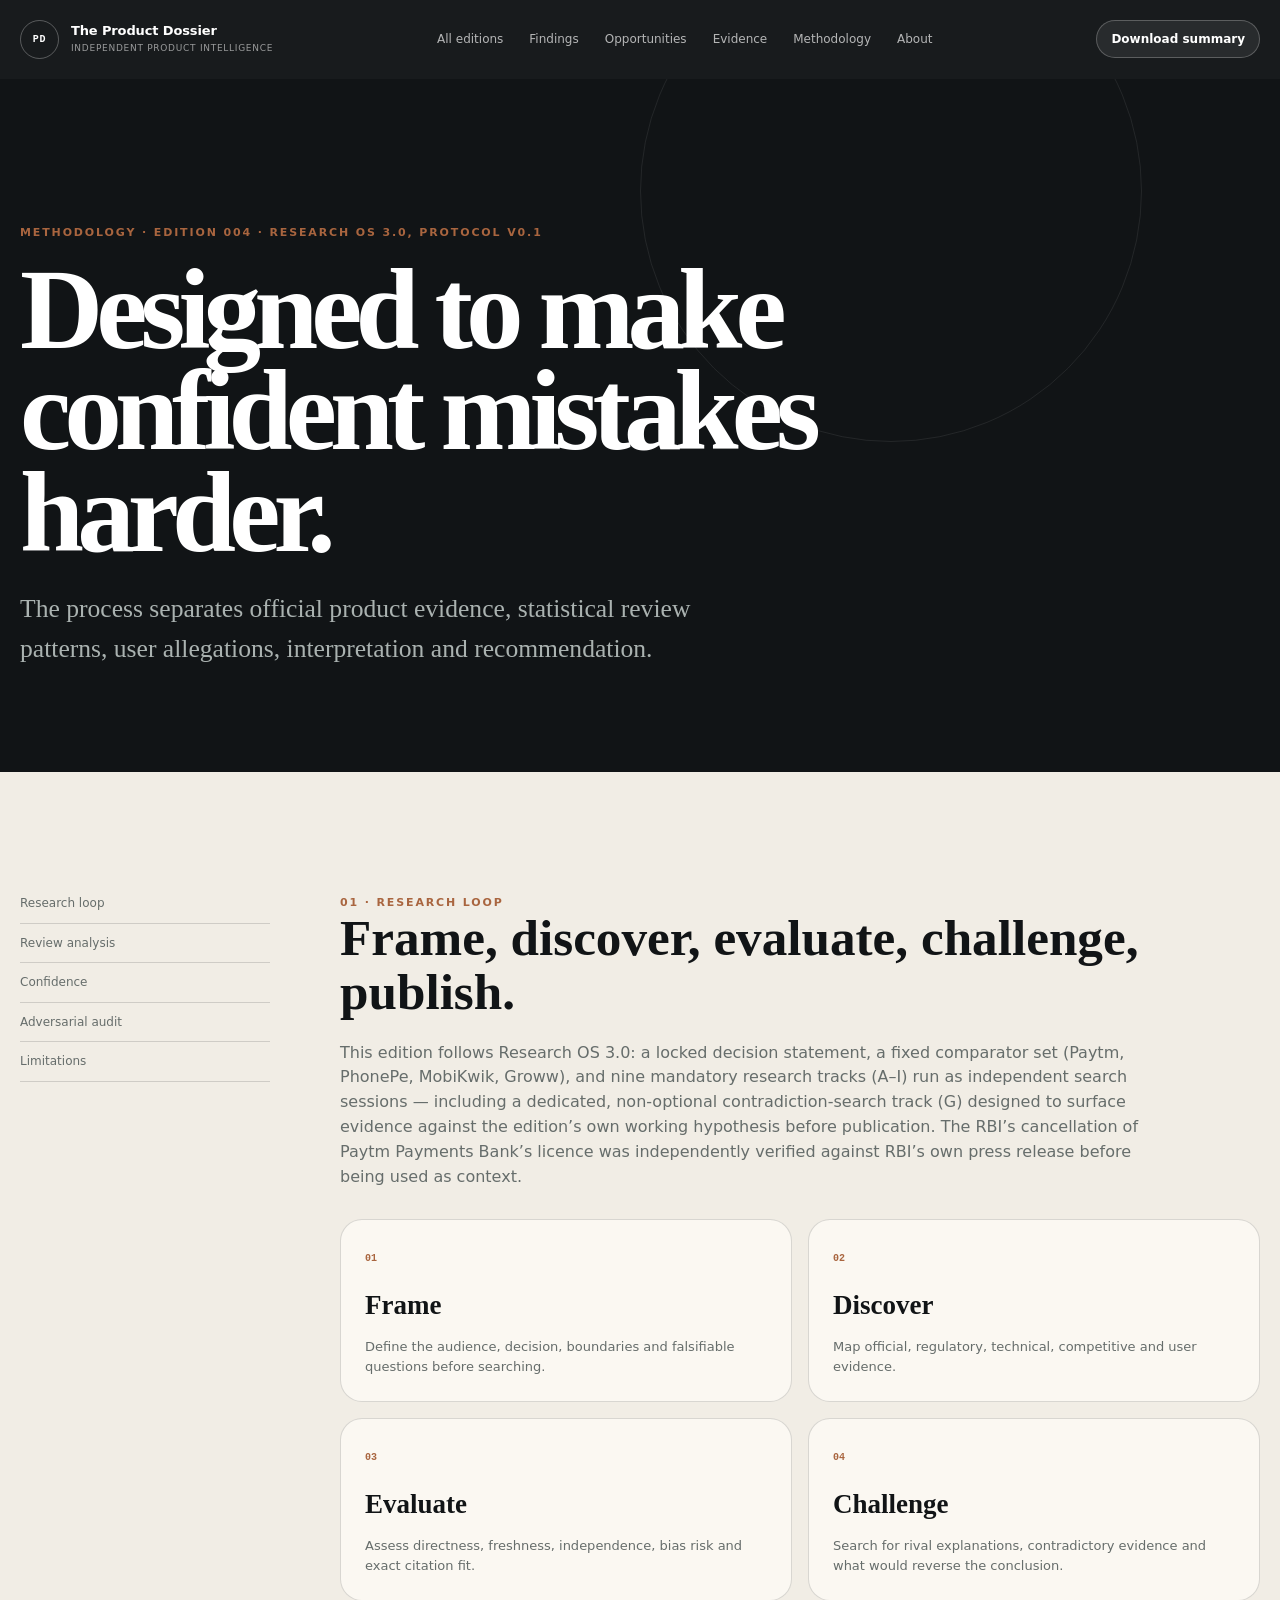
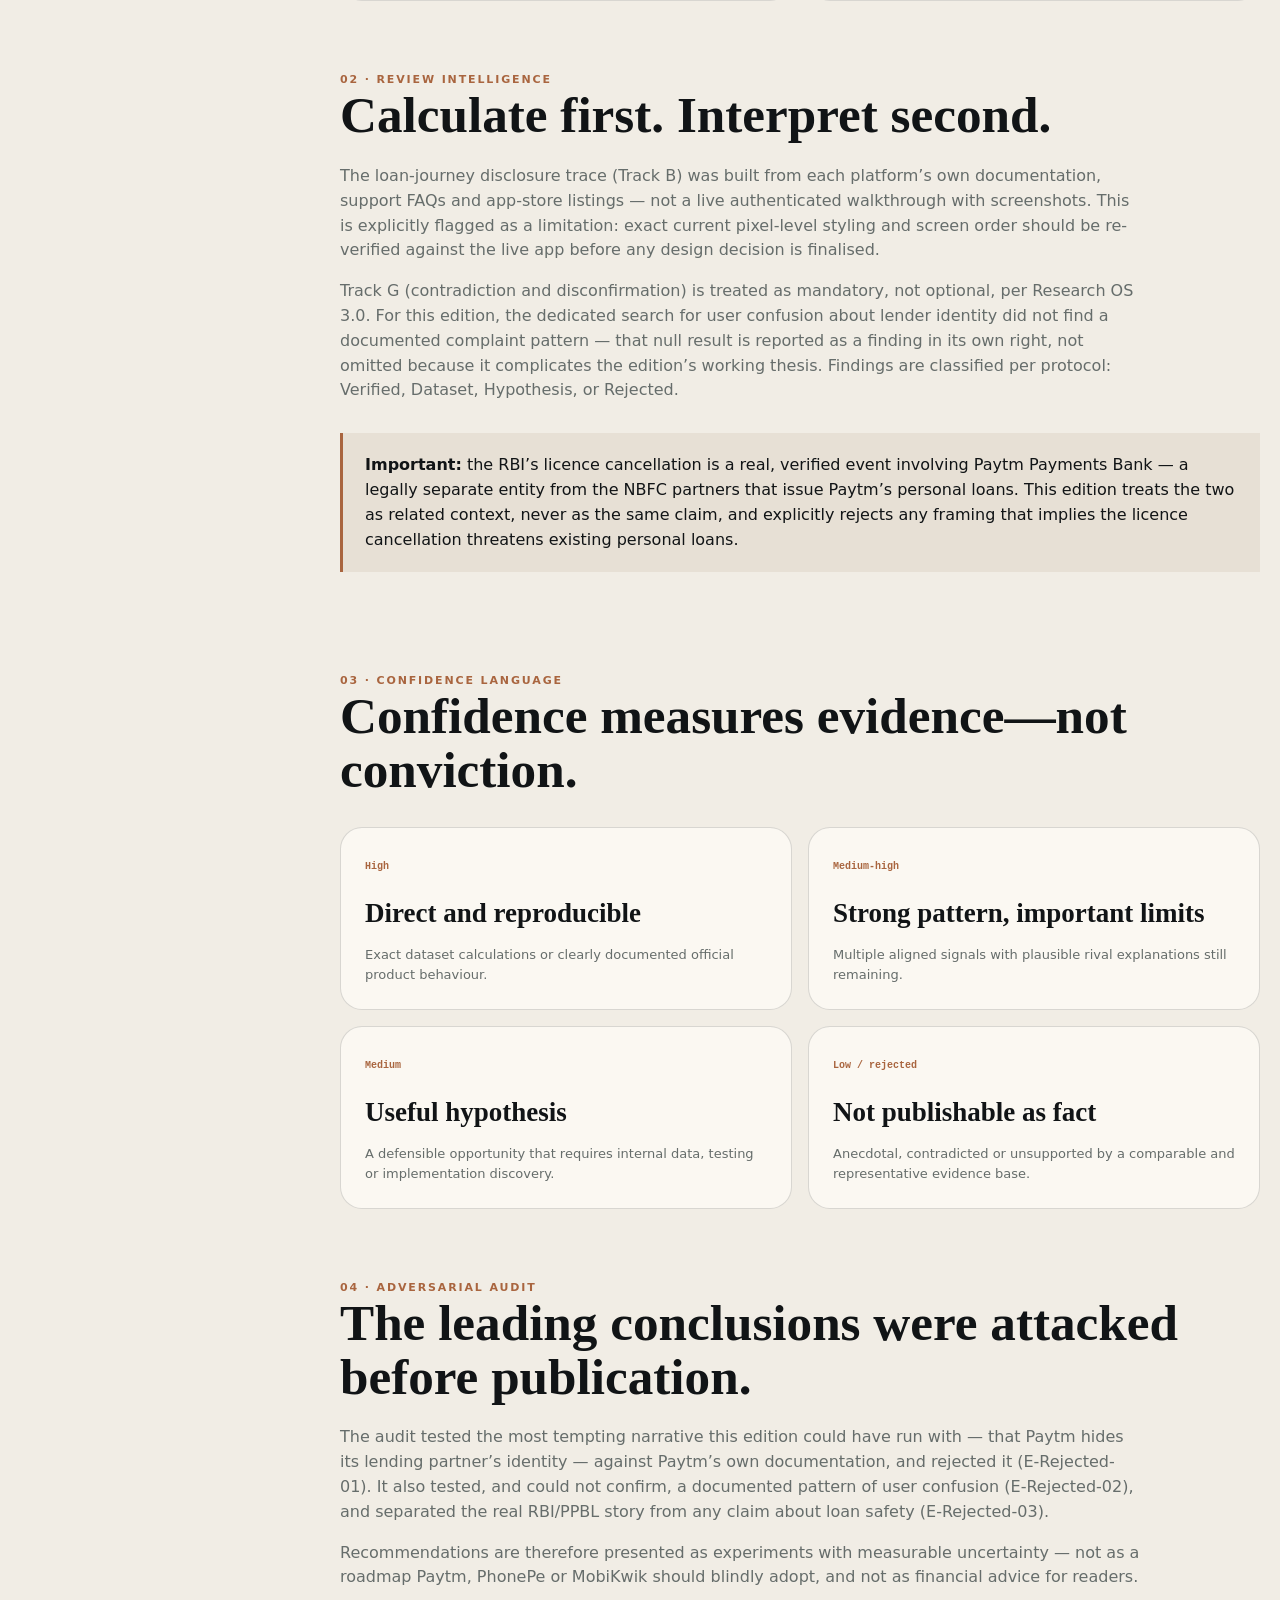
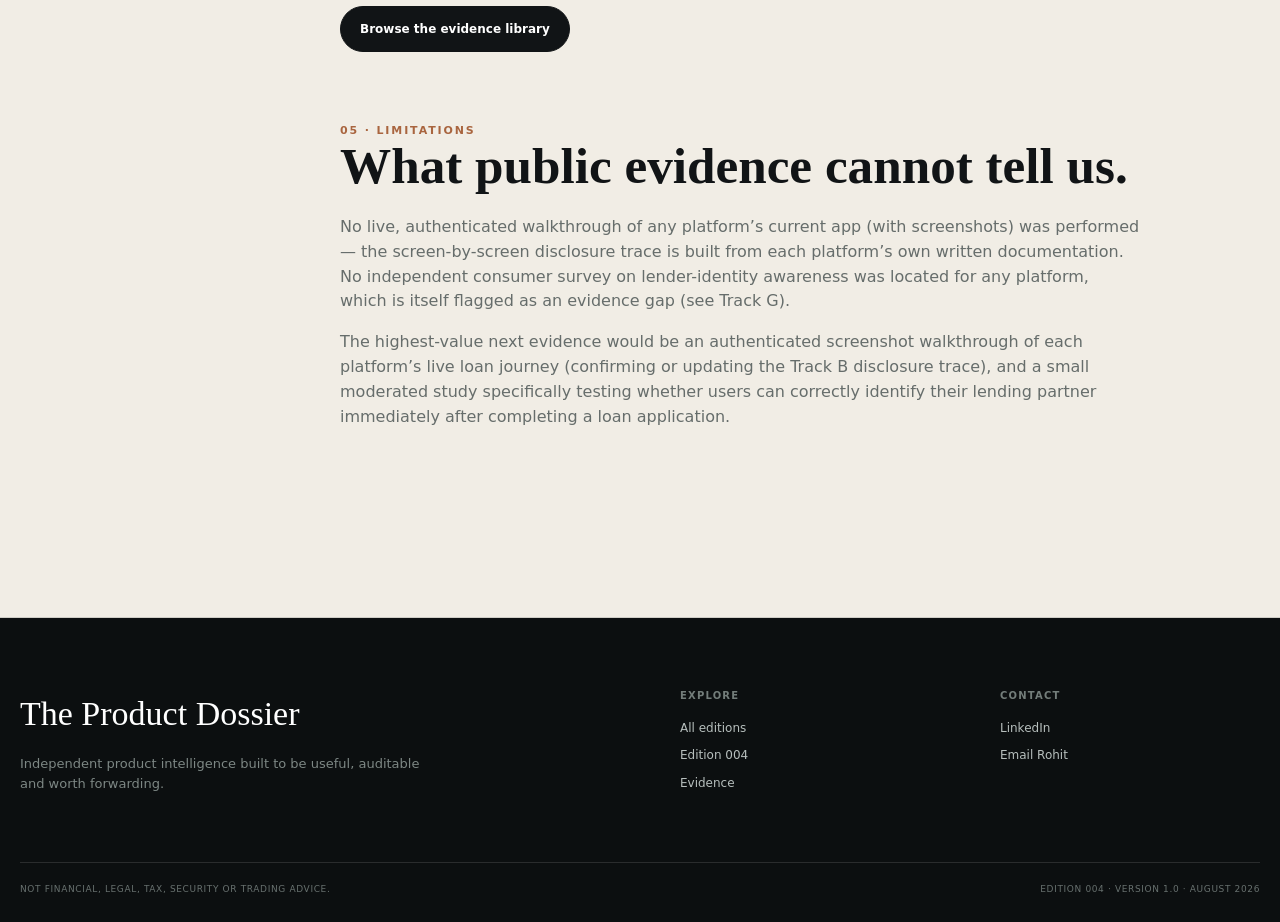
<file: methodology-004.html>
<!doctype html><html lang="en"><head><meta charset="utf-8"><meta name="viewport" content="width=device-width,initial-scale=1"><title>Methodology — Paytm | The Product Dossier</title><meta name="description" content="The research, statistical analysis, confidence and adversarial-audit method used for the Paytm product dossier."><meta name="theme-color" content="#111416"><meta property="og:title" content="Methodology — Paytm | The Product Dossier"><meta property="og:image" content="https://delta-exchange-product-dossier.vercel.app/social-card.jpg"><link rel="icon" href="favicon.svg" type="image/svg+xml"><style>
:root {
  --paper: #f1ede5;
  --paper-deep: #e7e0d5;
  --surface: #fbf8f2;
  --ink: #111416;
  --ink-2: #242a2b;
  --muted: #666d6b;
  --line: rgba(17,20,22,.15);
  --line-light: rgba(255,255,255,.14);
  --copper: #a9653f;
  --copper-light: #d0a07f;
  --teal: #44766f;
  --teal-light: #9ac0b9;
  --blue: #54708b;
  --amber: #a47d35;
  --red: #945548;
  --dark: #111416;
  --dark-2: #171c1e;
  --white: #f8f4ec;
  --serif: "Iowan Old Style", "Palatino Linotype", Palatino, Georgia, serif;
  --sans: Inter, ui-sans-serif, system-ui, -apple-system, BlinkMacSystemFont, "Segoe UI", sans-serif;
  --mono: "SFMono-Regular", Consolas, "Liberation Mono", monospace;
  --content: 1240px;
  --radius-xl: 30px;
  --radius-lg: 22px;
  --radius-md: 16px;
  --shadow: 0 24px 80px rgba(12, 15, 16, .12);
}

* { box-sizing: border-box; }
html { scroll-behavior: smooth; background: var(--paper); }
body { margin: 0; color: var(--ink); background: var(--paper); font-family: var(--sans); line-height: 1.55; text-rendering: optimizeLegibility; overflow-x: hidden; }
body.menu-open { overflow: hidden; }
a { color: inherit; }
img, svg { max-width: 100%; }
button, input, select { font: inherit; }
::selection { background: var(--copper); color: white; }

.skip-link { position: fixed; left: 16px; top: -80px; z-index: 1000; background: white; color: #111; padding: 10px 14px; border-radius: 999px; text-decoration: none; }
.skip-link:focus { top: 16px; }
.container { width: min(calc(100% - 40px), var(--content)); margin-inline: auto; }
.section { padding: 112px 0; border-bottom: 1px solid var(--line); position: relative; }
.dark-section { color: var(--white); background: var(--dark); border-color: var(--line-light); }
.section-grid { display: grid; grid-template-columns: 160px minmax(0, 1fr); gap: 76px; align-items: start; }
.section-intro { margin-bottom: 54px; }
.split-intro { display: grid; grid-template-columns: minmax(0, 1.45fr) minmax(320px, .7fr); gap: 80px; align-items: end; }
.section-label, .eyebrow, .overline { font-size: 11px; letter-spacing: .17em; text-transform: uppercase; font-weight: 820; color: var(--copper); }
.section-label.light { color: var(--copper-light); }
.display-heading { font-family: var(--serif); font-size: clamp(42px, 5.7vw, 78px); line-height: .99; letter-spacing: -.045em; margin: 12px 0 0; max-width: 1000px; font-weight: 700; }
.display-heading.light { color: var(--white); }
.section-lede { max-width: 880px; font-family: var(--serif); font-size: clamp(21px, 2.2vw, 30px); line-height: 1.42; color: var(--ink-2); margin: 26px 0 0; }
.section-copy { margin: 0; color: var(--muted); font-size: 15px; max-width: 560px; }
.section-copy.light-soft, .light-soft { color: #aeb6b4; }

.reading-progress { position: fixed; left: 0; right: 0; top: 0; height: 3px; background: transparent; z-index: 1000; pointer-events: none; }
.reading-progress span { display: block; height: 100%; width: 0; background: var(--copper); transform-origin: left; }

.site-header { position: fixed; top: 0; left: 0; right: 0; z-index: 100; border-bottom: 1px solid transparent; transition: background .35s ease, border-color .35s ease, transform .35s ease; color: white; }
.site-header.scrolled { background: rgba(17,20,22,.92); backdrop-filter: blur(18px); border-color: rgba(255,255,255,.12); }
.header-inner { min-height: 78px; display: flex; align-items: center; justify-content: space-between; gap: 24px; }
.brand { display: inline-flex; align-items: center; gap: 12px; text-decoration: none; }
.brand-mark { width: 39px; height: 39px; border: 1px solid rgba(255,255,255,.28); border-radius: 50%; display: grid; place-items: center; font: 700 10px var(--mono); letter-spacing: .08em; }
.brand-copy { display: flex; flex-direction: column; line-height: 1.1; }
.brand-copy strong { font-size: 13px; letter-spacing: -.01em; }
.brand-copy small { font-size: 9px; color: rgba(255,255,255,.56); margin-top: 5px; letter-spacing: .08em; text-transform: uppercase; }
.desktop-nav { display: flex; align-items: center; gap: 26px; }
.desktop-nav a { text-decoration: none; font-size: 12px; color: rgba(255,255,255,.68); transition: color .2s ease; }
.desktop-nav a:hover { color: white; }
.header-actions { display: flex; align-items: center; gap: 10px; }
.menu-button { display: none; border: 1px solid rgba(255,255,255,.3); background: transparent; width: 42px; height: 42px; border-radius: 50%; padding: 0; position: relative; }
.menu-button span { position: absolute; width: 15px; height: 1px; background: white; left: 13px; transition: transform .25s ease, top .25s ease; }
.menu-button span:first-child { top: 16px; }
.menu-button span:last-child { top: 23px; }
.menu-button[aria-expanded="true"] span:first-child { top: 20px; transform: rotate(45deg); }
.menu-button[aria-expanded="true"] span:last-child { top: 20px; transform: rotate(-45deg); }
.mobile-menu { display: none; position: fixed; inset: 0; z-index: 90; background: var(--dark); color: white; padding: 110px 28px 40px; }
.mobile-menu.open { display: block; }
.mobile-menu a { display: block; text-decoration: none; font-family: var(--serif); font-size: 38px; padding: 16px 0; border-bottom: 1px solid rgba(255,255,255,.14); }

.button { display: inline-flex; align-items: center; justify-content: center; min-height: 46px; padding: 11px 19px; border-radius: 999px; border: 1px solid var(--ink); text-decoration: none; font-size: 12px; font-weight: 750; cursor: pointer; transition: transform .22s ease, background .22s ease, color .22s ease, border-color .22s ease; }
.button:hover { transform: translateY(-2px); }
.button.small { min-height: 38px; padding: 8px 14px; }
.button-primary { background: var(--ink); color: white; }
.button-quiet { background: rgba(255,255,255,.07); color: inherit; border-color: rgba(255,255,255,.24); }
.button-ghost { background: transparent; color: var(--ink); border-color: var(--line); }
.hero .button-ghost { color: white; border-color: rgba(255,255,255,.25); }
.light-button { color: white; border-color: rgba(255,255,255,.26); }
.text-link { color: inherit; font-size: 12px; font-weight: 750; text-underline-offset: 5px; }

.hero { min-height: 100svh; padding: 150px 0 94px; background: #0f1214; color: white; display: flex; align-items: center; position: relative; overflow: hidden; }
.hero-noise { position: absolute; inset: 0; opacity: .08; background-image: url("data:image/svg+xml,%3Csvg viewBox='0 0 220 220' xmlns='http://www.w3.org/2000/svg'%3E%3Cfilter id='n'%3E%3CfeTurbulence type='fractalNoise' baseFrequency='.8' numOctaves='3' stitchTiles='stitch'/%3E%3C/filter%3E%3Crect width='100%25' height='100%25' filter='url(%23n)' opacity='.55'/%3E%3C/svg%3E"); pointer-events: none; }
.hero::after { content: ""; position: absolute; inset: auto -15vw -45vh 40vw; height: 88vh; background: radial-gradient(circle, rgba(169,101,63,.22), transparent 67%); pointer-events: none; }
.hero-orbit { position: absolute; border: 1px solid rgba(255,255,255,.09); border-radius: 50%; pointer-events: none; }
.orbit-one { width: 580px; height: 580px; right: -120px; top: 90px; }
.orbit-two { width: 330px; height: 330px; right: 20px; top: 210px; border-color: rgba(169,101,63,.25); }
.hero-grid { display: grid; grid-template-columns: minmax(0, 1.4fr) minmax(330px, .62fr); gap: 84px; align-items: end; position: relative; z-index: 2; }
.hero-title { font-family: var(--serif); font-size: clamp(72px, 10.5vw, 150px); line-height: .82; letter-spacing: -.065em; margin: 24px 0 34px; max-width: 980px; font-weight: 700; }
.hero-title .word { display: inline-block; overflow: hidden; padding-bottom: .1em; margin-bottom: -.1em; }
.hero-title .word-inner { display: inline-block; transform: translateY(115%); animation: wordReveal .95s cubic-bezier(.2,.75,.15,1) forwards; }
@keyframes wordReveal { to { transform: translateY(0); } }
.hero-deck { max-width: 790px; font-family: var(--serif); font-size: clamp(20px, 2vw, 29px); line-height: 1.45; color: #bbc1bf; margin: 0; }
.hero-actions { display: flex; flex-wrap: wrap; gap: 10px; margin-top: 34px; }
.hero-meta { display: flex; flex-wrap: wrap; gap: 12px 28px; margin-top: 38px; padding-top: 23px; border-top: 1px solid rgba(255,255,255,.14); font-size: 10px; text-transform: uppercase; letter-spacing: .11em; color: rgba(255,255,255,.52); }
.hero-dossier-card { border: 1px solid rgba(255,255,255,.18); background: rgba(255,255,255,.055); backdrop-filter: blur(15px); border-radius: var(--radius-xl); padding: 28px; box-shadow: var(--shadow); }
.card-topline { display: flex; justify-content: space-between; font-size: 9px; color: rgba(255,255,255,.5); text-transform: uppercase; letter-spacing: .14em; }
.hero-dossier-card > p { font-family: var(--serif); font-size: 25px; line-height: 1.35; margin: 28px 0 34px; }
.mini-grid { display: grid; grid-template-columns: 1fr 1fr; gap: 18px; border-top: 1px solid rgba(255,255,255,.14); padding-top: 22px; }
.mini-grid strong { display: block; font-size: 15px; }
.mini-grid span { display: block; font-size: 9px; color: rgba(255,255,255,.48); margin-top: 4px; text-transform: uppercase; letter-spacing: .08em; }
.scroll-cue { position: absolute; left: 50%; bottom: 23px; transform: translateX(-50%); z-index: 2; display: flex; flex-direction: column; align-items: center; gap: 8px; font-size: 9px; text-transform: uppercase; letter-spacing: .14em; color: rgba(255,255,255,.46); }
.scroll-cue i { display: block; width: 1px; height: 28px; background: linear-gradient(white, transparent); animation: scrollPulse 1.8s infinite; }
@keyframes scrollPulse { 0%,100% { transform: scaleY(.45); transform-origin: top; opacity: .3; } 50% { transform: scaleY(1); opacity: 1; } }

.thesis-section { background: var(--surface); }
.thesis-chain { margin-top: 58px; border-top: 1px solid var(--ink); }
.chain-step { display: grid; grid-template-columns: 60px 250px minmax(0,1fr); gap: 30px; align-items: start; padding: 25px 0; border-bottom: 1px solid var(--line); }
.chain-step > span { color: var(--copper); font: 600 12px var(--mono); }
.chain-step h3 { margin: 0; font-size: 17px; }
.chain-step p { margin: 0; color: var(--muted); max-width: 580px; }
.pull-quote { margin: 72px 0 0; padding-left: 25px; border-left: 3px solid var(--copper); font-family: var(--serif); font-size: clamp(34px,4vw,59px); line-height: 1.1; max-width: 860px; }

.data-section { overflow: hidden; }
.stat-marquee { display: grid; grid-template-columns: repeat(5,1fr); border-top: 1px solid var(--line-light); border-bottom: 1px solid var(--line-light); margin: 68px 0; }
.stat-card { min-height: 155px; padding: 28px 18px; border-right: 1px solid var(--line-light); display: flex; flex-direction: column; justify-content: space-between; }
.stat-card:last-child { border-right: 0; }
.stat-card strong { font-family: var(--serif); font-size: clamp(38px,4vw,62px); line-height: 1; }
.stat-card span { font-size: 10px; text-transform: uppercase; letter-spacing: .11em; color: #8f9996; }
.chart-grid { display: grid; grid-template-columns: 1.2fr .8fr; gap: 20px; }
.data-card { border: 1px solid var(--line-light); border-radius: var(--radius-lg); padding: 28px; background: rgba(255,255,255,.035); }
.data-card-head { display: flex; justify-content: space-between; gap: 22px; align-items: start; margin-bottom: 28px; }
.data-card h3 { font-family: var(--serif); font-size: 30px; margin: 8px 0 0; }
.data-card .eyebrow { color: var(--copper-light); }
.data-note { color: #7e8886; font: 10px var(--mono); }
.data-card > p { margin: 25px 0 0; color: #9ca5a3; font-size: 13px; }
.rating-chart { height: 260px; display: grid; grid-template-columns: repeat(5,1fr); gap: 13px; align-items: end; padding-top: 16px; }
.rating-column { height: 100%; display: flex; flex-direction: column; justify-content: flex-end; align-items: center; gap: 9px; }
.rating-bar { width: 100%; max-width: 72px; border-radius: 9px 9px 2px 2px; background: linear-gradient(to top, var(--copper), #d29e7c); min-height: 3px; transform-origin: bottom; transform: scaleY(0); transition: transform 1s cubic-bezier(.2,.7,.2,1); }
.rating-chart.visible .rating-bar { transform: scaleY(1); }
.rating-column strong { font-size: 11px; }
.rating-column span { font-size: 9px; color: #858e8c; text-transform: uppercase; }
.quality-meters { display: grid; gap: 24px; margin-top: 34px; }
.quality-meters > div { display: grid; grid-template-columns: 1fr auto; gap: 8px; align-items: end; }
.quality-meters span { font-size: 12px; color: #a9b1af; }
.quality-meters strong { font: 600 13px var(--mono); }
.quality-meters i { grid-column: 1/-1; height: 4px; background: rgba(255,255,255,.1); position: relative; overflow: hidden; }
.quality-meters i::after { content:""; position: absolute; inset: 0 auto 0 0; width: var(--value); background: var(--teal-light); transform: scaleX(0); transform-origin: left; transition: transform 1.2s ease; }
.data-card.visible .quality-meters i::after { transform: scaleX(1); }

.complaint-section { background: var(--paper); }
.complaint-layout { display: grid; grid-template-columns: minmax(0,1fr) 330px; gap: 48px; margin-top: 60px; align-items: start; }
.complaint-bars { display: grid; gap: 17px; }
.complaint-row { display: grid; grid-template-columns: 250px minmax(0,1fr) 60px; gap: 18px; align-items: center; }
.complaint-row label { font-size: 12px; }
.complaint-track { height: 10px; background: rgba(17,20,22,.08); overflow: hidden; border-radius: 99px; }
.complaint-track i { display: block; height: 100%; background: var(--copper); border-radius: inherit; transform: scaleX(0); transform-origin: left; transition: transform 1.1s cubic-bezier(.2,.7,.2,1); }
.complaint-bars.visible .complaint-track i { transform: scaleX(1); }
.complaint-row strong { font: 600 11px var(--mono); text-align: right; }
.system-insight { position: sticky; top: 115px; padding: 27px; background: var(--ink); color: white; border-radius: var(--radius-lg); }
.system-insight .eyebrow { color: var(--copper-light); }
.system-insight p { font-family: var(--serif); font-size: 25px; line-height: 1.35; margin: 20px 0 28px; }

.strength-grid { display: grid; grid-template-columns: repeat(4,1fr); border-top: 1px solid var(--ink); }
.strength-card { padding: 26px 24px 30px 0; border-right: 1px solid var(--line); min-height: 270px; display: flex; flex-direction: column; }
.strength-card + .strength-card { padding-left: 24px; }
.strength-card:last-child { border-right: 0; }
.strength-card > span { color: var(--copper); font: 600 11px var(--mono); }
.strength-card h3 { font-family: var(--serif); font-size: 28px; line-height: 1.12; margin: auto 0 16px; }
.strength-card p { margin: 0; color: var(--muted); font-size: 13px; }

.opportunity-stack { display: grid; gap: 14px; }
.opportunity-card { display: grid; grid-template-columns: 72px minmax(0,1fr) 180px; gap: 30px; border: 1px solid var(--line-light); border-radius: var(--radius-lg); padding: 30px; background: rgba(255,255,255,.03); transition: background .3s ease, transform .3s ease, border-color .3s ease; }
.opportunity-card:hover { transform: translateY(-3px); background: rgba(255,255,255,.055); border-color: rgba(255,255,255,.25); }
.opp-number { font: 600 16px var(--mono); color: var(--copper-light); }
.opp-copy h3 { font-family: var(--serif); font-size: clamp(30px,3vw,45px); line-height: 1.02; margin: 14px 0; }
.opp-copy > p { color: #a8b0ae; max-width: 760px; margin: 0; }
.opp-test { margin-top: 24px; padding-top: 20px; border-top: 1px solid var(--line-light); display: grid; grid-template-columns: 85px minmax(0,1fr); gap: 20px; font-size: 12px; }
.opp-test strong { color: var(--white); }
.opp-test span { color: #8e9895; }
.opportunity-card aside { border-left: 1px solid var(--line-light); padding-left: 25px; display: flex; flex-direction: column; justify-content: space-between; text-align: right; }
.opportunity-card aside span { font-size: 10px; text-transform: uppercase; letter-spacing: .11em; color: #78827f; }
.opportunity-card aside strong { font-size: 13px; }
.confidence-pill { display: inline-flex; width: fit-content; padding: 5px 9px; border: 1px solid currentColor; border-radius: 999px; font-size: 9px; text-transform: uppercase; letter-spacing: .08em; }
.confidence-pill.high { color: #92bdb4; }
.confidence-pill.medium, .confidence-pill.medium-high { color: #d1b477; }

.receipt-section { background: var(--surface); }
.receipt-demo { margin-top: 60px; border: 1px solid var(--line); border-radius: var(--radius-xl); background: white; box-shadow: var(--shadow); overflow: hidden; }
.receipt-head { display: flex; justify-content: space-between; gap: 20px; padding: 20px 24px; background: var(--ink); color: white; font: 10px var(--mono); text-transform: uppercase; letter-spacing: .08em; }
.receipt-head div { display: flex; align-items: center; gap: 10px; }
.status-dot { width: 8px; height: 8px; border-radius: 50%; background: #7bb29e; box-shadow: 0 0 0 5px rgba(123,178,158,.14); }
.receipt-timeline { list-style: none; padding: 0; margin: 0; }
.receipt-timeline li { display: grid; grid-template-columns: 54px minmax(0,1fr) 120px; gap: 24px; padding: 24px; border-bottom: 1px solid var(--line); align-items: start; position: relative; }
.receipt-timeline li:last-child { border-bottom: 0; }
.receipt-timeline li > span { width: 35px; height: 35px; border: 1px solid var(--line); border-radius: 50%; display: grid; place-items: center; font: 10px var(--mono); color: var(--copper); background: var(--surface); position: relative; z-index: 2; }
.receipt-timeline li:not(:last-child)::after { content:""; position: absolute; left: 41px; top: 59px; bottom: -24px; width: 1px; background: var(--line); }
.receipt-timeline strong { font-size: 14px; }
.receipt-timeline p { margin: 6px 0 0; color: var(--muted); font-size: 12px; }
.receipt-timeline time { font: 10px var(--mono); color: var(--muted); text-align: right; }
.concept-guardrail { margin-top: 24px; padding: 18px 20px; border-left: 3px solid var(--copper); background: var(--paper-deep); font-size: 13px; }

.roadmap { border-top: 1px solid var(--ink); }
.roadmap-row { display: grid; grid-template-columns: 145px minmax(0,1fr) 280px; gap: 40px; padding: 30px 0; border-bottom: 1px solid var(--line); align-items: start; }
.roadmap-time { font: 650 11px var(--mono); color: var(--copper); }
.roadmap-row h3 { margin: 0; font-family: var(--serif); font-size: 28px; }
.roadmap-row p { margin: 9px 0 0; color: var(--muted); }
.roadmap-row aside { color: var(--muted); font-size: 12px; }

.rejection-grid { display: grid; grid-template-columns: repeat(3,1fr); gap: 16px; margin: 50px 0 34px; }
.rejection-card { border: 1px solid var(--line-light); border-radius: var(--radius-lg); padding: 25px; min-height: 300px; display: flex; flex-direction: column; }
.rejection-card > span { color: #d39d8f; font-size: 9px; text-transform: uppercase; letter-spacing: .12em; }
.rejection-card h3 { font-family: var(--serif); font-size: 26px; line-height: 1.14; margin: auto 0 18px; }
.rejection-card p { color: #9ba4a1; font-size: 12px; margin: 0; }

.download-grid { display: grid; grid-template-columns: repeat(3,1fr); gap: 18px; }
.download-card { min-height: 310px; display: flex; flex-direction: column; text-decoration: none; border: 1px solid var(--line); border-radius: var(--radius-lg); padding: 26px; background: var(--surface); transition: transform .25s ease, box-shadow .25s ease, background .25s ease; }
.download-card:hover { transform: translateY(-5px); box-shadow: var(--shadow); background: white; }
.download-card > span { font-size: 9px; text-transform: uppercase; letter-spacing: .12em; color: var(--copper); }
.download-card h3 { font-family: var(--serif); font-size: 31px; line-height: 1.1; margin: auto 0 14px; }
.download-card p { color: var(--muted); font-size: 13px; margin: 0; }
.download-card i { margin-top: 25px; font-style: normal; font-size: 11px; font-weight: 750; }

.author-section { background: var(--paper-deep); }
.author-grid { display: grid; grid-template-columns: minmax(260px,.72fr) minmax(0,1.28fr); gap: 80px; align-items: center; }
.author-image-wrap { height: 630px; border-radius: var(--radius-xl); overflow: hidden; box-shadow: var(--shadow); }
.author-image-wrap img { width: 100%; height: 100%; object-fit: cover; }
.author-copy h2 { font-family: var(--serif); font-size: clamp(56px,7vw,92px); letter-spacing: -.05em; line-height: .95; margin: 14px 0 28px; }
.author-copy > p { font-family: var(--serif); font-size: clamp(20px,2.2vw,29px); line-height: 1.45; max-width: 760px; }
.author-copy .author-note { font-family: var(--sans); font-size: 12px; color: var(--muted); }
.author-actions { display: flex; flex-wrap: wrap; gap: 10px; margin-top: 32px; }
.author-section .button-quiet { color: var(--ink); border-color: var(--line); background: rgba(255,255,255,.3); }

.site-footer { background: #0c0f10; color: white; padding: 70px 0 25px; }
.footer-grid { display: grid; grid-template-columns: 1.5fr .65fr .65fr; gap: 60px; }
.footer-brand { font-family: var(--serif); font-size: 34px; text-decoration: none; }
.footer-grid p { color: #7d8784; max-width: 420px; font-size: 13px; }
.footer-grid strong { display: block; font-size: 10px; text-transform: uppercase; letter-spacing: .12em; color: #737d7a; margin-bottom: 15px; }
.footer-grid > div:not(:first-child) a { display: block; text-decoration: none; color: #b7bfbd; font-size: 12px; margin: 9px 0; }
.footer-bottom { display: flex; justify-content: space-between; gap: 30px; border-top: 1px solid rgba(255,255,255,.12); margin-top: 55px; padding-top: 20px; font-size: 9px; color: #68716f; text-transform: uppercase; letter-spacing: .07em; }

.section-indicator { position: fixed; right: 22px; top: 50%; transform: translateY(-50%); z-index: 70; color: white; display: flex; align-items: center; gap: 10px; mix-blend-mode: difference; pointer-events: none; }
.section-indicator span { writing-mode: vertical-rl; font-size: 8px; text-transform: uppercase; letter-spacing: .15em; }
.section-indicator i { height: 65px; width: 1px; background: currentColor; opacity: .35; }
.back-to-top { position: fixed; right: 24px; bottom: 24px; z-index: 80; width: 44px; height: 44px; border-radius: 50%; border: 1px solid rgba(255,255,255,.22); background: rgba(17,20,22,.88); color: white; opacity: 0; transform: translateY(15px); pointer-events: none; transition: opacity .25s ease, transform .25s ease; }
.back-to-top.visible { opacity: 1; transform: none; pointer-events: auto; }

.reveal { opacity: 0; transform: translateY(24px); transition: opacity .8s ease, transform .8s cubic-bezier(.2,.7,.2,1); }
.reveal.visible { opacity: 1; transform: none; }

/* Inner pages */
.inner-page { background: var(--paper); }
.inner-page .site-header { position: sticky; background: rgba(17,20,22,.97); }
.page-hero { padding: 145px 0 78px; background: var(--dark); color: white; position: relative; overflow: hidden; }
.page-hero::after { content:""; position:absolute; inset:-20% -10% auto 50%; width:500px; height:500px; border:1px solid rgba(255,255,255,.08); border-radius:50%; }
.page-title { font-family: var(--serif); font-size: clamp(60px,9vw,120px); line-height: .88; letter-spacing: -.06em; margin: 18px 0 26px; max-width: 1000px; }
.page-deck { font-family: var(--serif); font-size: clamp(19px,2vw,28px); max-width: 760px; color: #aab2b0; }
.content-shell { display: grid; grid-template-columns: 250px minmax(0,1fr); gap: 70px; }
.sticky-nav { position: sticky; top: 110px; align-self: start; }
.sticky-nav a { display:block; padding:10px 0; color:var(--muted); text-decoration:none; font-size:12px; border-bottom:1px solid var(--line); }
.prose-section { padding: 10px 0 60px; }
.prose-section h2 { font-family:var(--serif); font-size:clamp(38px,4vw,58px); line-height:1.05; margin:0 0 22px; }
.prose-section h3 { font-family:var(--serif); font-size:30px; margin:36px 0 12px; }
.prose-section p { color:var(--muted); max-width:800px; }
.method-grid { display:grid; grid-template-columns:repeat(2,1fr); gap:16px; margin-top:30px; }
.method-card { border:1px solid var(--line); border-radius:var(--radius-lg); padding:24px; background:var(--surface); }
.method-card span { color:var(--copper); font:600 10px var(--mono); }
.method-card h3 { margin:16px 0 10px; font-family:var(--serif); font-size:27px; }
.method-card p { margin:0; font-size:13px; }
.notice { padding:20px 22px; border-left:3px solid var(--copper); background:var(--paper-deep); margin:30px 0; }

.evidence-toolbar { display:flex; flex-wrap:wrap; gap:12px; justify-content:space-between; margin-bottom:25px; }
.search-field { flex:1 1 330px; position:relative; }
.search-field input { width:100%; min-height:50px; border:1px solid var(--line); background:var(--surface); border-radius:999px; padding:0 18px 0 42px; color:var(--ink); }
.search-field::before { content:"⌕"; position:absolute; left:17px; top:11px; font-size:20px; color:var(--muted); }
.filter-row { display:flex; flex-wrap:wrap; gap:7px; }
.filter-button { border:1px solid var(--line); background:transparent; border-radius:999px; padding:9px 12px; font-size:10px; cursor:pointer; }
.filter-button.active { background:var(--ink); color:white; border-color:var(--ink); }
.evidence-count { font-size:11px; color:var(--muted); margin:0 0 20px; }
.evidence-grid { display:grid; gap:12px; }
.evidence-card { border:1px solid var(--line); border-radius:var(--radius-lg); background:var(--surface); overflow:hidden; }
.evidence-summary { width:100%; border:0; background:transparent; color:inherit; padding:22px; display:grid; grid-template-columns:70px minmax(0,1fr) auto 25px; gap:18px; text-align:left; align-items:start; cursor:pointer; }
.evidence-id { font:600 11px var(--mono); color:var(--copper); }
.evidence-category { font-size:9px; text-transform:uppercase; letter-spacing:.12em; color:var(--muted); }
.evidence-summary h3 { font-family:var(--serif); font-size:25px; line-height:1.15; margin:7px 0 0; }
.evidence-tag { padding:5px 8px; border-radius:999px; border:1px solid var(--line); font-size:9px; white-space:nowrap; }
.evidence-tag.Verified, .evidence-tag.Dataset { color:var(--teal); background:#e4efeb; }
.evidence-tag.Hypothesis { color:var(--amber); background:#f1ead7; }
.evidence-tag.Rejected { color:var(--red); background:#f1e4df; }
.chevron { font-size:20px; transition:transform .2s ease; }
.evidence-card.open .chevron { transform:rotate(45deg); }
.evidence-detail { display:none; grid-template-columns:repeat(2,1fr); gap:1px; background:var(--line); border-top:1px solid var(--line); }
.evidence-card.open .evidence-detail { display:grid; }
.detail-block { background:var(--surface); padding:22px; }
.detail-block strong { display:block; font-size:10px; text-transform:uppercase; letter-spacing:.1em; color:var(--copper); margin-bottom:10px; }
.detail-block p { margin:0; color:var(--muted); font-size:13px; }
.detail-block a { color:var(--ink); }
.empty-state { padding:50px; border:1px dashed var(--line); border-radius:var(--radius-lg); text-align:center; color:var(--muted); }

.about-grid { display:grid; grid-template-columns:.75fr 1.25fr; gap:80px; align-items:start; }
.about-photo { border-radius:var(--radius-xl); overflow:hidden; position:sticky; top:110px; }
.about-photo img { display:block; width:100%; }
.about-copy h2 { font-family:var(--serif); font-size:clamp(46px,5vw,74px); line-height:1; margin:0 0 26px; }
.about-copy .large-copy { font-family:var(--serif); font-size:clamp(21px,2vw,29px); line-height:1.45; color:var(--ink-2); }
.principle-list { border-top:1px solid var(--ink); margin-top:45px; }
.principle-list article { display:grid; grid-template-columns:55px 180px 1fr; gap:25px; padding:22px 0; border-bottom:1px solid var(--line); }
.principle-list span { color:var(--copper); font:600 10px var(--mono); }
.principle-list h3 { margin:0; font-size:15px; }
.principle-list p { margin:0; color:var(--muted); font-size:13px; }

@media (max-width: 1050px) {
  .desktop-nav { display:none; }
  .menu-button { display:block; }
  .hero-grid { grid-template-columns:1fr; gap:50px; }
  .hero-dossier-card { max-width:600px; }
  .section-grid { grid-template-columns:1fr; gap:25px; }
  .split-intro { grid-template-columns:1fr; gap:25px; }
  .stat-marquee { grid-template-columns:repeat(3,1fr); }
  .stat-card:nth-child(3) { border-right:0; }
  .chart-grid, .complaint-layout { grid-template-columns:1fr; }
  .system-insight { position:relative; top:auto; }
  .strength-grid { grid-template-columns:repeat(2,1fr); }
  .strength-card:nth-child(2) { border-right:0; }
  .strength-card:nth-child(n+3) { border-top:1px solid var(--line); }
  .opportunity-card { grid-template-columns:55px minmax(0,1fr); }
  .opportunity-card aside { grid-column:2; border-left:0; border-top:1px solid var(--line-light); padding:16px 0 0; flex-direction:row; text-align:left; }
  .rejection-grid, .download-grid { grid-template-columns:1fr; }
  .author-grid { grid-template-columns:.8fr 1.2fr; gap:45px; }
  .content-shell { grid-template-columns:1fr; }
  .sticky-nav { display:none; }
}

@media (max-width: 720px) {
  .container { width:min(calc(100% - 28px), var(--content)); }
  .section { padding:78px 0; }
  .header-inner { min-height:68px; }
  .brand-copy small { display:none; }
  .header-actions .button { display:none; }
  .hero { min-height:auto; padding:125px 0 90px; }
  .hero-title { font-size:clamp(64px,20vw,100px); }
  .hero-deck { font-size:21px; }
  .hero-meta { display:grid; grid-template-columns:1fr; gap:9px; }
  .hero-dossier-card > p { font-size:22px; }
  .display-heading { font-size:48px; }
  .section-lede { font-size:21px; }
  .chain-step { grid-template-columns:38px minmax(0,1fr); gap:18px; }
  .chain-step p { grid-column:2; }
  .pull-quote { font-size:36px; margin-top:50px; }
  .stat-marquee { grid-template-columns:1fr 1fr; }
  .stat-card { min-height:130px; border-bottom:1px solid var(--line-light); }
  .stat-card:nth-child(2n) { border-right:0; }
  .stat-card:last-child { grid-column:1/-1; }
  .chart-grid { gap:12px; }
  .data-card { padding:20px; }
  .rating-chart { height:220px; gap:8px; }
  .complaint-row { grid-template-columns:1fr 45px; gap:8px 12px; }
  .complaint-track { grid-column:1/-1; grid-row:2; }
  .strength-grid { grid-template-columns:1fr; }
  .strength-card, .strength-card + .strength-card { padding:24px 0; border-right:0; border-top:1px solid var(--line); min-height:230px; }
  .opportunity-card { grid-template-columns:1fr; gap:18px; padding:23px; }
  .opp-number { font-size:12px; }
  .opportunity-card aside { grid-column:1; }
  .opp-test { grid-template-columns:1fr; gap:7px; }
  .receipt-timeline li { grid-template-columns:42px 1fr; gap:15px; }
  .receipt-timeline time { grid-column:2; text-align:left; }
  .receipt-timeline li:not(:last-child)::after { left:32px; }
  .roadmap-row { grid-template-columns:1fr; gap:12px; }
  .roadmap-row aside { padding-top:12px; border-top:1px solid var(--line); }
  .author-grid, .about-grid { grid-template-columns:1fr; }
  .author-image-wrap { height:490px; }
  .footer-grid { grid-template-columns:1fr 1fr; }
  .footer-grid > div:first-child { grid-column:1/-1; }
  .footer-bottom { flex-direction:column; }
  .section-indicator { display:none; }
  .method-grid { grid-template-columns:1fr; }
  .evidence-summary { grid-template-columns:52px minmax(0,1fr) 24px; }
  .evidence-tag { grid-column:2; width:fit-content; }
  .chevron { grid-column:3; grid-row:1; }
  .evidence-detail { grid-template-columns:1fr; }
  .principle-list article { grid-template-columns:40px 1fr; }
  .principle-list p { grid-column:2; }
}

@media (prefers-reduced-motion: reduce) {
  html { scroll-behavior:auto; }
  *, *::before, *::after { animation-duration:.01ms !important; animation-iteration-count:1 !important; transition-duration:.01ms !important; }
  .reveal { opacity:1; transform:none; }
  .hero-title .word-inner { transform:none; }
}

</style></head>
<body class="inner-page"><a class="skip-link" href="#main">Skip to content</a>
<header class="site-header scrolled" data-header><div class="container header-inner"><a class="brand" href="index.html"><span class="brand-mark">PD</span><span class="brand-copy"><strong>The Product Dossier</strong><small>Independent product intelligence</small></span></a><nav class="desktop-nav"><a href="index.html">All editions</a><a href="edition-004.html#findings">Findings</a><a href="edition-004.html#opportunities">Opportunities</a><a href="evidence-004.html">Evidence</a><a href="methodology-004.html">Methodology</a><a href="about.html">About</a></nav><div class="header-actions"><a class="button button-quiet small" href="paytm-evidence-summary.pdf">Download summary</a><button class="menu-button" type="button" aria-label="Open navigation" aria-expanded="false" data-menu-button><span></span><span></span></button></div></div></header><nav class="mobile-menu" data-mobile-menu><a href="index.html">All editions</a><a href="edition-004.html">Edition 004</a><a href="evidence-004.html">Evidence</a><a href="methodology-004.html">Methodology</a><a href="about.html">About</a></nav>
<main id="main"><section class="page-hero"><div class="container"><div class="overline reveal">Methodology · Edition 004 · Research OS 3.0, Protocol v0.1</div><h1 class="page-title reveal">Designed to make confident mistakes harder.</h1><p class="page-deck reveal">The process separates official product evidence, statistical review patterns, user allegations, interpretation and recommendation.</p></div></section>
<section class="section"><div class="container content-shell"><nav class="sticky-nav"><a href="#loop">Research loop</a><a href="#dataset">Review analysis</a><a href="#confidence">Confidence</a><a href="#audit">Adversarial audit</a><a href="#limits">Limitations</a></nav><div>
<section class="prose-section" id="loop"><div class="section-label">01 · Research loop</div><h2>Frame, discover, evaluate, challenge, publish.</h2><p>This edition follows Research OS 3.0: a locked decision statement, a fixed comparator set (Paytm, PhonePe, MobiKwik, Groww), and nine mandatory research tracks (A–I) run as independent search sessions — including a dedicated, non-optional contradiction-search track (G) designed to surface evidence against the edition’s own working hypothesis before publication. The RBI’s cancellation of Paytm Payments Bank’s licence was independently verified against RBI’s own press release before being used as context.</p><div class="method-grid"><article class="method-card"><span>01</span><h3>Frame</h3><p>Define the audience, decision, boundaries and falsifiable questions before searching.</p></article><article class="method-card"><span>02</span><h3>Discover</h3><p>Map official, regulatory, technical, competitive and user evidence.</p></article><article class="method-card"><span>03</span><h3>Evaluate</h3><p>Assess directness, freshness, independence, bias risk and exact citation fit.</p></article><article class="method-card"><span>04</span><h3>Challenge</h3><p>Search for rival explanations, contradictory evidence and what would reverse the conclusion.</p></article></div></section>
<section class="prose-section" id="dataset"><div class="section-label">02 · Review intelligence</div><h2>Calculate first. Interpret second.</h2><p>The loan-journey disclosure trace (Track B) was built from each platform’s own documentation, support FAQs and app-store listings — not a live authenticated walkthrough with screenshots. This is explicitly flagged as a limitation: exact current pixel-level styling and screen order should be re-verified against the live app before any design decision is finalised.</p><p>Track G (contradiction and disconfirmation) is treated as mandatory, not optional, per Research OS 3.0. For this edition, the dedicated search for user confusion about lender identity did not find a documented complaint pattern — that null result is reported as a finding in its own right, not omitted because it complicates the edition’s working thesis. Findings are classified per protocol: Verified, Dataset, Hypothesis, or Rejected.</p><div class="notice"><strong>Important:</strong> the RBI’s licence cancellation is a real, verified event involving Paytm Payments Bank — a legally separate entity from the NBFC partners that issue Paytm’s personal loans. This edition treats the two as related context, never as the same claim, and explicitly rejects any framing that implies the licence cancellation threatens existing personal loans.</div></section>
<section class="prose-section" id="confidence"><div class="section-label">03 · Confidence language</div><h2>Confidence measures evidence—not conviction.</h2><div class="method-grid"><article class="method-card"><span>High</span><h3>Direct and reproducible</h3><p>Exact dataset calculations or clearly documented official product behaviour.</p></article><article class="method-card"><span>Medium-high</span><h3>Strong pattern, important limits</h3><p>Multiple aligned signals with plausible rival explanations still remaining.</p></article><article class="method-card"><span>Medium</span><h3>Useful hypothesis</h3><p>A defensible opportunity that requires internal data, testing or implementation discovery.</p></article><article class="method-card"><span>Low / rejected</span><h3>Not publishable as fact</h3><p>Anecdotal, contradicted or unsupported by a comparable and representative evidence base.</p></article></div></section>
<section class="prose-section" id="audit"><div class="section-label">04 · Adversarial audit</div><h2>The leading conclusions were attacked before publication.</h2><p>The audit tested the most tempting narrative this edition could have run with — that Paytm hides its lending partner’s identity — against Paytm’s own documentation, and rejected it (E-Rejected-01). It also tested, and could not confirm, a documented pattern of user confusion (E-Rejected-02), and separated the real RBI/PPBL story from any claim about loan safety (E-Rejected-03).</p><p>Recommendations are therefore presented as experiments with measurable uncertainty — not as a roadmap Paytm, PhonePe or MobiKwik should blindly adopt, and not as financial advice for readers.</p><a class="button button-primary" href="evidence-004.html">Browse the evidence library</a></section>
<section class="prose-section" id="limits"><div class="section-label">05 · Limitations</div><h2>What public evidence cannot tell us.</h2><p>No live, authenticated walkthrough of any platform’s current app (with screenshots) was performed — the screen-by-screen disclosure trace is built from each platform’s own written documentation. No independent consumer survey on lender-identity awareness was located for any platform, which is itself flagged as an evidence gap (see Track G).</p><p>The highest-value next evidence would be an authenticated screenshot walkthrough of each platform’s live loan journey (confirming or updating the Track B disclosure trace), and a small moderated study specifically testing whether users can correctly identify their lending partner immediately after completing a loan application.</p></section>
</div></div></section></main>
<footer class="site-footer"><div class="container footer-grid"><div><a class="footer-brand" href="index.html">The Product Dossier</a><p>Independent product intelligence built to be useful, auditable and worth forwarding.</p></div><div><strong>Explore</strong><a href="index.html">All editions</a><a href="edition-004.html">Edition 004</a><a href="evidence-004.html">Evidence</a></div><div><strong>Contact</strong><a href="https://www.linkedin.com/in/rohit-singh-panwar" target="_blank" rel="noopener noreferrer">LinkedIn</a><a href="mailto:rohitsinghpanwar190796@gmail.com?subject=The%20Product%20Dossier%20%E2%80%94%20Paytm">Email Rohit</a></div></div><div class="container footer-bottom"><span>Not financial, legal, tax, security or trading advice.</span><span>Edition 004 · Version 1.0 · August 2026</span></div></footer><button class="back-to-top" type="button" data-back-to-top>↑</button><script>
(() => {
  const reduceMotion = window.matchMedia('(prefers-reduced-motion: reduce)').matches;

  const header = document.querySelector('[data-header]');
  const menuButton = document.querySelector('[data-menu-button]');
  const mobileMenu = document.querySelector('[data-mobile-menu]');
  const progress = document.querySelector('.reading-progress span');
  const topButton = document.querySelector('[data-back-to-top]');
  const sectionName = document.querySelector('[data-section-name]');

  const updateScrollUi = () => {
    const y = window.scrollY;
    header?.classList.toggle('scrolled', y > 30);
    topButton?.classList.toggle('visible', y > 900);
    if (progress) {
      const max = document.documentElement.scrollHeight - window.innerHeight;
      progress.style.width = `${max > 0 ? Math.min(100, (y / max) * 100) : 0}%`;
    }
    if (!reduceMotion) {
      document.documentElement.style.setProperty('--scroll-y', `${y}px`);
      document.querySelectorAll('.hero-orbit').forEach((orb, index) => {
        orb.style.transform = `translate3d(0, ${y * (index ? .055 : .035)}px, 0) rotate(${y * .012}deg)`;
      });
    }
  };
  updateScrollUi();
  window.addEventListener('scroll', updateScrollUi, { passive: true });

  if (menuButton && mobileMenu) {
    menuButton.addEventListener('click', () => {
      const open = mobileMenu.classList.toggle('open');
      document.body.classList.toggle('menu-open', open);
      menuButton.setAttribute('aria-expanded', String(open));
    });
    mobileMenu.querySelectorAll('a').forEach(link => link.addEventListener('click', () => {
      mobileMenu.classList.remove('open');
      document.body.classList.remove('menu-open');
      menuButton.setAttribute('aria-expanded', 'false');
    }));
  }

  topButton?.addEventListener('click', () => window.scrollTo({ top: 0, behavior: reduceMotion ? 'auto' : 'smooth' }));

  document.querySelectorAll('[data-copy-link]').forEach(button => {
    button.addEventListener('click', async () => {
      const original = button.textContent;
      try {
        await navigator.clipboard.writeText(window.location.href);
        button.textContent = 'Link copied';
      } catch {
        window.prompt('Copy this page link:', window.location.href);
      }
      window.setTimeout(() => { button.textContent = original; }, 1600);
    });
  });

  const title = document.querySelector('[data-split-text]');
  if (title && !reduceMotion) {
    const words = title.textContent.trim().split(/\s+/);
    title.innerHTML = words.map((word, index) => `<span class="word"><span class="word-inner" style="animation-delay:${.12 + index * .11}s">${word}</span></span>`).join(' ');
  }

  const revealItems = document.querySelectorAll('.reveal');
  if (reduceMotion) {
    revealItems.forEach(el => el.classList.add('visible'));
  } else {
    const revealObserver = new IntersectionObserver(entries => {
      entries.forEach(entry => {
        if (entry.isIntersecting) {
          entry.target.classList.add('visible');
          revealObserver.unobserve(entry.target);
        }
      });
    }, { rootMargin: '0px 0px -8% 0px', threshold: .08 });
    revealItems.forEach((el, i) => {
      el.style.transitionDelay = `${Math.min((i % 4) * .05, .15)}s`;
      revealObserver.observe(el);
    });
  }

  const sections = [...document.querySelectorAll('[data-section]')];
  if (sections.length && sectionName) {
    const sectionObserver = new IntersectionObserver(entries => {
      const visible = entries.filter(entry => entry.isIntersecting).sort((a, b) => b.intersectionRatio - a.intersectionRatio)[0];
      if (visible) sectionName.textContent = visible.target.dataset.section;
    }, { threshold: [.2, .45, .7], rootMargin: '-25% 0px -55% 0px' });
    sections.forEach(section => sectionObserver.observe(section));
  }

  const countElements = document.querySelectorAll('[data-count]');
  const countObserver = new IntersectionObserver(entries => {
    entries.forEach(entry => {
      if (!entry.isIntersecting) return;
      const el = entry.target;
      const target = Number(el.dataset.count || 0);
      const decimals = Number(el.dataset.decimals || 0);
      const suffix = el.dataset.suffix || '';
      if (reduceMotion) {
        el.textContent = target.toLocaleString(undefined, { minimumFractionDigits: decimals, maximumFractionDigits: decimals }) + suffix;
      } else {
        const started = performance.now();
        const duration = 1200;
        const animate = now => {
          const t = Math.min(1, (now - started) / duration);
          const eased = 1 - Math.pow(1 - t, 4);
          const value = target * eased;
          el.textContent = value.toLocaleString(undefined, { minimumFractionDigits: decimals, maximumFractionDigits: decimals }) + suffix;
          if (t < 1) requestAnimationFrame(animate);
        };
        requestAnimationFrame(animate);
      }
      countObserver.unobserve(el);
    });
  }, { threshold: .5 });
  countElements.forEach(el => countObserver.observe(el));

  const metrics = window.DOSSIER_METRICS;
  const ratingChart = document.querySelector('[data-rating-chart]');
  if (ratingChart && metrics) {
    const max = Math.max(...metrics.ratingDistribution.map(row => row.count));
    ratingChart.innerHTML = metrics.ratingDistribution.map(row => `
      <div class="rating-column">
        <strong>${row.share.toFixed(1)}%</strong>
        <i class="rating-bar" style="height:${Math.max(5, (row.count / max) * 100)}%"></i>
        <span>${row.stars} star${row.stars > 1 ? 's' : ''}</span>
      </div>`).join('');
    const obs = new IntersectionObserver(entries => entries.forEach(e => {
      if (e.isIntersecting) { ratingChart.classList.add('visible'); obs.disconnect(); }
    }), { threshold: .35 });
    obs.observe(ratingChart);
  }

  const complaintChart = document.querySelector('[data-complaint-chart]');
  if (complaintChart && metrics) {
    const max = Math.max(...metrics.complaintThemes.map(row => row.value));
    complaintChart.innerHTML = metrics.complaintThemes.map(row => `
      <div class="complaint-row">
        <label>${row.label}</label>
        <div class="complaint-track"><i style="width:${(row.value / max) * 100}%"></i></div>
        <strong>${row.value.toFixed(1)}%</strong>
      </div>`).join('');
    const obs = new IntersectionObserver(entries => entries.forEach(e => {
      if (e.isIntersecting) { complaintChart.classList.add('visible'); obs.disconnect(); }
    }), { threshold: .25 });
    obs.observe(complaintChart);
  }

  document.querySelectorAll('.data-card').forEach(card => {
    const obs = new IntersectionObserver(entries => entries.forEach(e => {
      if (e.isIntersecting) { card.classList.add('visible'); obs.disconnect(); }
    }), { threshold: .35 });
    obs.observe(card);
  });

  if (!reduceMotion && window.matchMedia('(pointer:fine)').matches) {
    document.querySelectorAll('.magnetic').forEach(button => {
      button.addEventListener('pointermove', event => {
        const rect = button.getBoundingClientRect();
        const x = (event.clientX - rect.left - rect.width / 2) * .12;
        const y = (event.clientY - rect.top - rect.height / 2) * .12;
        button.style.transform = `translate(${x}px, ${y}px)`;
      });
      button.addEventListener('pointerleave', () => { button.style.transform = ''; });
    });
  }
})();

</script>
</body></html>
</file>
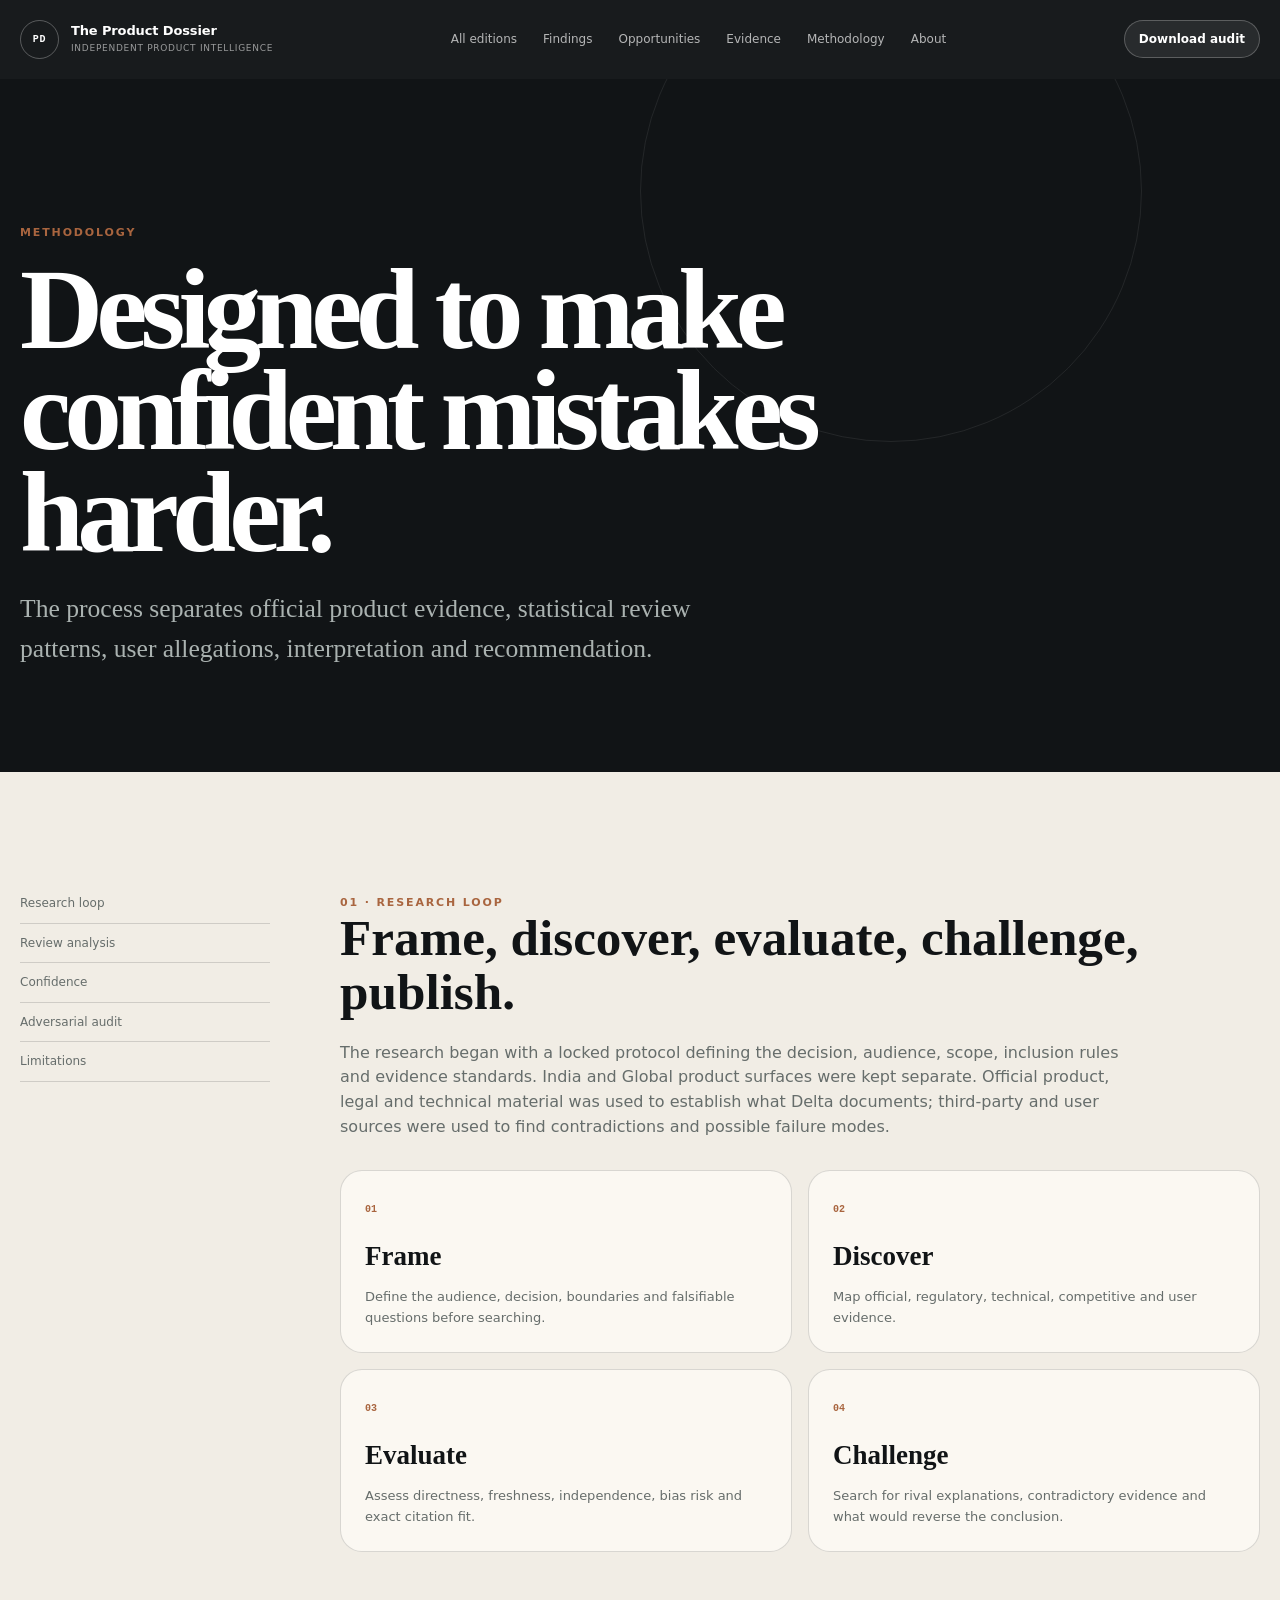
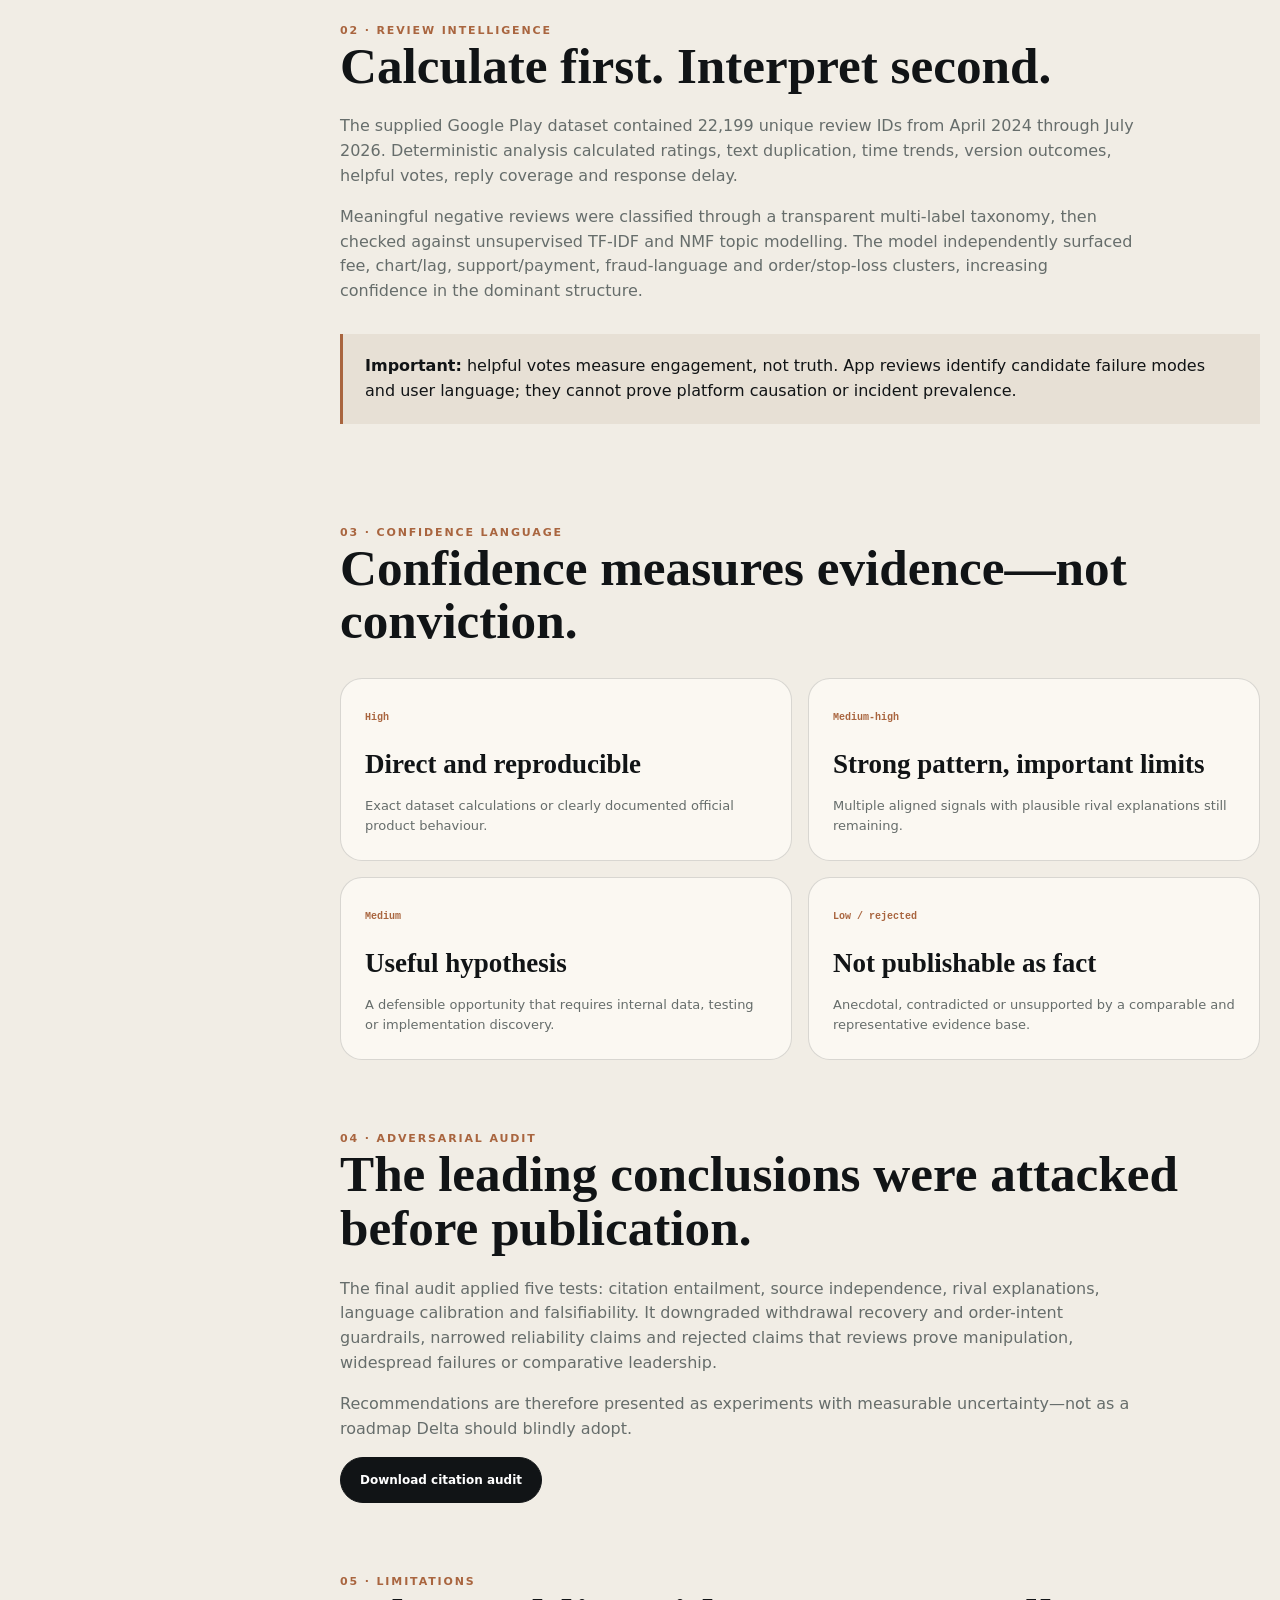
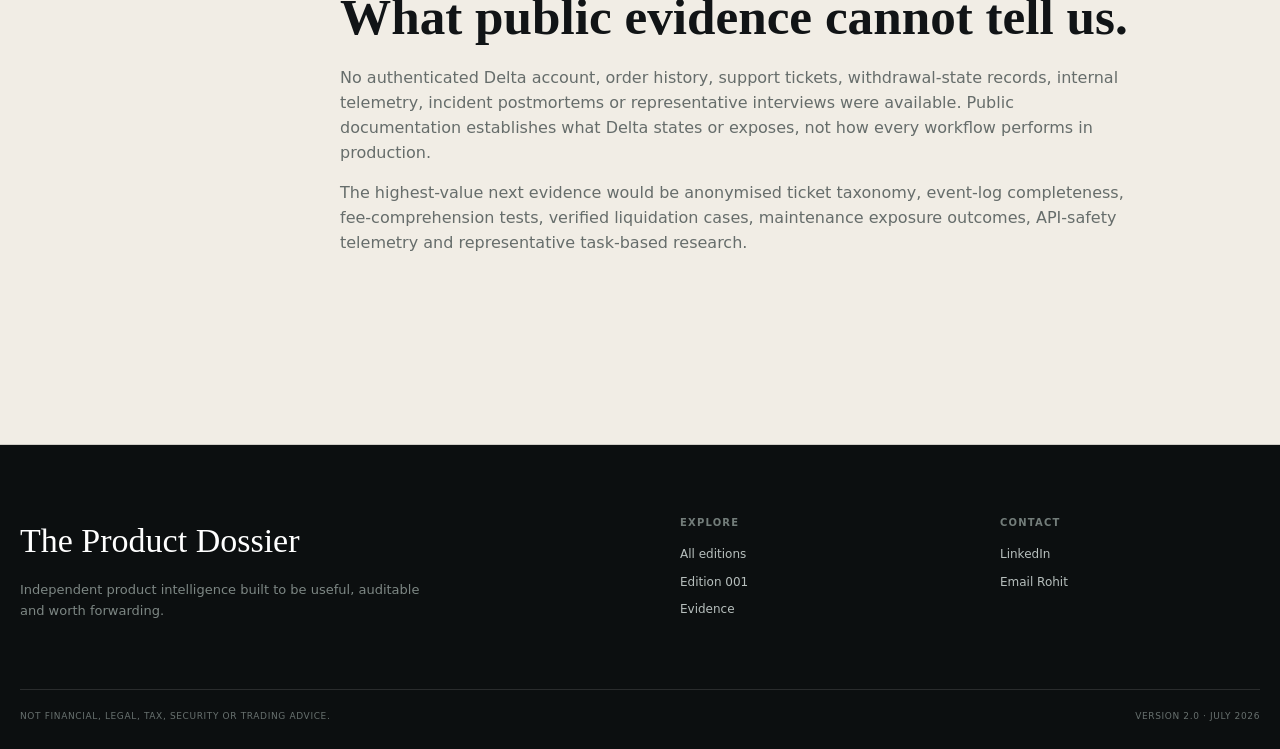
<file: methodology.html>
<!doctype html><html lang="en"><head><meta charset="utf-8"><meta name="viewport" content="width=device-width,initial-scale=1"><title>Methodology | The Product Dossier</title><meta name="description" content="The research, statistical analysis, confidence and adversarial-audit method used for the Delta Exchange India product dossier."><meta name="theme-color" content="#111416"><meta property="og:title" content="Methodology — The Product Dossier"><meta property="og:image" content="https://delta-exchange-product-dossier.vercel.app/social-card.jpg"><link rel="icon" href="favicon.svg" type="image/svg+xml"><style>
:root {
  --paper: #f1ede5;
  --paper-deep: #e7e0d5;
  --surface: #fbf8f2;
  --ink: #111416;
  --ink-2: #242a2b;
  --muted: #666d6b;
  --line: rgba(17,20,22,.15);
  --line-light: rgba(255,255,255,.14);
  --copper: #a9653f;
  --copper-light: #d0a07f;
  --teal: #44766f;
  --teal-light: #9ac0b9;
  --blue: #54708b;
  --amber: #a47d35;
  --red: #945548;
  --dark: #111416;
  --dark-2: #171c1e;
  --white: #f8f4ec;
  --serif: "Iowan Old Style", "Palatino Linotype", Palatino, Georgia, serif;
  --sans: Inter, ui-sans-serif, system-ui, -apple-system, BlinkMacSystemFont, "Segoe UI", sans-serif;
  --mono: "SFMono-Regular", Consolas, "Liberation Mono", monospace;
  --content: 1240px;
  --radius-xl: 30px;
  --radius-lg: 22px;
  --radius-md: 16px;
  --shadow: 0 24px 80px rgba(12, 15, 16, .12);
}

* { box-sizing: border-box; }
html { scroll-behavior: smooth; background: var(--paper); }
body { margin: 0; color: var(--ink); background: var(--paper); font-family: var(--sans); line-height: 1.55; text-rendering: optimizeLegibility; overflow-x: hidden; }
body.menu-open { overflow: hidden; }
a { color: inherit; }
img, svg { max-width: 100%; }
button, input, select { font: inherit; }
::selection { background: var(--copper); color: white; }

.skip-link { position: fixed; left: 16px; top: -80px; z-index: 1000; background: white; color: #111; padding: 10px 14px; border-radius: 999px; text-decoration: none; }
.skip-link:focus { top: 16px; }
.container { width: min(calc(100% - 40px), var(--content)); margin-inline: auto; }
.section { padding: 112px 0; border-bottom: 1px solid var(--line); position: relative; }
.dark-section { color: var(--white); background: var(--dark); border-color: var(--line-light); }
.section-grid { display: grid; grid-template-columns: 160px minmax(0, 1fr); gap: 76px; align-items: start; }
.section-intro { margin-bottom: 54px; }
.split-intro { display: grid; grid-template-columns: minmax(0, 1.45fr) minmax(320px, .7fr); gap: 80px; align-items: end; }
.section-label, .eyebrow, .overline { font-size: 11px; letter-spacing: .17em; text-transform: uppercase; font-weight: 820; color: var(--copper); }
.section-label.light { color: var(--copper-light); }
.display-heading { font-family: var(--serif); font-size: clamp(42px, 5.7vw, 78px); line-height: .99; letter-spacing: -.045em; margin: 12px 0 0; max-width: 1000px; font-weight: 700; }
.display-heading.light { color: var(--white); }
.section-lede { max-width: 880px; font-family: var(--serif); font-size: clamp(21px, 2.2vw, 30px); line-height: 1.42; color: var(--ink-2); margin: 26px 0 0; }
.section-copy { margin: 0; color: var(--muted); font-size: 15px; max-width: 560px; }
.section-copy.light-soft, .light-soft { color: #aeb6b4; }

.reading-progress { position: fixed; left: 0; right: 0; top: 0; height: 3px; background: transparent; z-index: 1000; pointer-events: none; }
.reading-progress span { display: block; height: 100%; width: 0; background: var(--copper); transform-origin: left; }

.site-header { position: fixed; top: 0; left: 0; right: 0; z-index: 100; border-bottom: 1px solid transparent; transition: background .35s ease, border-color .35s ease, transform .35s ease; color: white; }
.site-header.scrolled { background: rgba(17,20,22,.92); backdrop-filter: blur(18px); border-color: rgba(255,255,255,.12); }
.header-inner { min-height: 78px; display: flex; align-items: center; justify-content: space-between; gap: 24px; }
.brand { display: inline-flex; align-items: center; gap: 12px; text-decoration: none; }
.brand-mark { width: 39px; height: 39px; border: 1px solid rgba(255,255,255,.28); border-radius: 50%; display: grid; place-items: center; font: 700 10px var(--mono); letter-spacing: .08em; }
.brand-copy { display: flex; flex-direction: column; line-height: 1.1; }
.brand-copy strong { font-size: 13px; letter-spacing: -.01em; }
.brand-copy small { font-size: 9px; color: rgba(255,255,255,.56); margin-top: 5px; letter-spacing: .08em; text-transform: uppercase; }
.desktop-nav { display: flex; align-items: center; gap: 26px; }
.desktop-nav a { text-decoration: none; font-size: 12px; color: rgba(255,255,255,.68); transition: color .2s ease; }
.desktop-nav a:hover { color: white; }
.header-actions { display: flex; align-items: center; gap: 10px; }
.menu-button { display: none; border: 1px solid rgba(255,255,255,.3); background: transparent; width: 42px; height: 42px; border-radius: 50%; padding: 0; position: relative; }
.menu-button span { position: absolute; width: 15px; height: 1px; background: white; left: 13px; transition: transform .25s ease, top .25s ease; }
.menu-button span:first-child { top: 16px; }
.menu-button span:last-child { top: 23px; }
.menu-button[aria-expanded="true"] span:first-child { top: 20px; transform: rotate(45deg); }
.menu-button[aria-expanded="true"] span:last-child { top: 20px; transform: rotate(-45deg); }
.mobile-menu { display: none; position: fixed; inset: 0; z-index: 90; background: var(--dark); color: white; padding: 110px 28px 40px; }
.mobile-menu.open { display: block; }
.mobile-menu a { display: block; text-decoration: none; font-family: var(--serif); font-size: 38px; padding: 16px 0; border-bottom: 1px solid rgba(255,255,255,.14); }

.button { display: inline-flex; align-items: center; justify-content: center; min-height: 46px; padding: 11px 19px; border-radius: 999px; border: 1px solid var(--ink); text-decoration: none; font-size: 12px; font-weight: 750; cursor: pointer; transition: transform .22s ease, background .22s ease, color .22s ease, border-color .22s ease; }
.button:hover { transform: translateY(-2px); }
.button.small { min-height: 38px; padding: 8px 14px; }
.button-primary { background: var(--ink); color: white; }
.button-quiet { background: rgba(255,255,255,.07); color: inherit; border-color: rgba(255,255,255,.24); }
.button-ghost { background: transparent; color: var(--ink); border-color: var(--line); }
.hero .button-ghost { color: white; border-color: rgba(255,255,255,.25); }
.light-button { color: white; border-color: rgba(255,255,255,.26); }
.text-link { color: inherit; font-size: 12px; font-weight: 750; text-underline-offset: 5px; }

.hero { min-height: 100svh; padding: 150px 0 94px; background: #0f1214; color: white; display: flex; align-items: center; position: relative; overflow: hidden; }
.hero-noise { position: absolute; inset: 0; opacity: .08; background-image: url("data:image/svg+xml,%3Csvg viewBox='0 0 220 220' xmlns='http://www.w3.org/2000/svg'%3E%3Cfilter id='n'%3E%3CfeTurbulence type='fractalNoise' baseFrequency='.8' numOctaves='3' stitchTiles='stitch'/%3E%3C/filter%3E%3Crect width='100%25' height='100%25' filter='url(%23n)' opacity='.55'/%3E%3C/svg%3E"); pointer-events: none; }
.hero::after { content: ""; position: absolute; inset: auto -15vw -45vh 40vw; height: 88vh; background: radial-gradient(circle, rgba(169,101,63,.22), transparent 67%); pointer-events: none; }
.hero-orbit { position: absolute; border: 1px solid rgba(255,255,255,.09); border-radius: 50%; pointer-events: none; }
.orbit-one { width: 580px; height: 580px; right: -120px; top: 90px; }
.orbit-two { width: 330px; height: 330px; right: 20px; top: 210px; border-color: rgba(169,101,63,.25); }
.hero-grid { display: grid; grid-template-columns: minmax(0, 1.4fr) minmax(330px, .62fr); gap: 84px; align-items: end; position: relative; z-index: 2; }
.hero-title { font-family: var(--serif); font-size: clamp(72px, 10.5vw, 150px); line-height: .82; letter-spacing: -.065em; margin: 24px 0 34px; max-width: 980px; font-weight: 700; }
.hero-title .word { display: inline-block; overflow: hidden; padding-bottom: .1em; margin-bottom: -.1em; }
.hero-title .word-inner { display: inline-block; transform: translateY(115%); animation: wordReveal .95s cubic-bezier(.2,.75,.15,1) forwards; }
@keyframes wordReveal { to { transform: translateY(0); } }
.hero-deck { max-width: 790px; font-family: var(--serif); font-size: clamp(20px, 2vw, 29px); line-height: 1.45; color: #bbc1bf; margin: 0; }
.hero-actions { display: flex; flex-wrap: wrap; gap: 10px; margin-top: 34px; }
.hero-meta { display: flex; flex-wrap: wrap; gap: 12px 28px; margin-top: 38px; padding-top: 23px; border-top: 1px solid rgba(255,255,255,.14); font-size: 10px; text-transform: uppercase; letter-spacing: .11em; color: rgba(255,255,255,.52); }
.hero-dossier-card { border: 1px solid rgba(255,255,255,.18); background: rgba(255,255,255,.055); backdrop-filter: blur(15px); border-radius: var(--radius-xl); padding: 28px; box-shadow: var(--shadow); }
.card-topline { display: flex; justify-content: space-between; font-size: 9px; color: rgba(255,255,255,.5); text-transform: uppercase; letter-spacing: .14em; }
.hero-dossier-card > p { font-family: var(--serif); font-size: 25px; line-height: 1.35; margin: 28px 0 34px; }
.mini-grid { display: grid; grid-template-columns: 1fr 1fr; gap: 18px; border-top: 1px solid rgba(255,255,255,.14); padding-top: 22px; }
.mini-grid strong { display: block; font-size: 15px; }
.mini-grid span { display: block; font-size: 9px; color: rgba(255,255,255,.48); margin-top: 4px; text-transform: uppercase; letter-spacing: .08em; }
.scroll-cue { position: absolute; left: 50%; bottom: 23px; transform: translateX(-50%); z-index: 2; display: flex; flex-direction: column; align-items: center; gap: 8px; font-size: 9px; text-transform: uppercase; letter-spacing: .14em; color: rgba(255,255,255,.46); }
.scroll-cue i { display: block; width: 1px; height: 28px; background: linear-gradient(white, transparent); animation: scrollPulse 1.8s infinite; }
@keyframes scrollPulse { 0%,100% { transform: scaleY(.45); transform-origin: top; opacity: .3; } 50% { transform: scaleY(1); opacity: 1; } }

.thesis-section { background: var(--surface); }
.thesis-chain { margin-top: 58px; border-top: 1px solid var(--ink); }
.chain-step { display: grid; grid-template-columns: 60px 250px minmax(0,1fr); gap: 30px; align-items: start; padding: 25px 0; border-bottom: 1px solid var(--line); }
.chain-step > span { color: var(--copper); font: 600 12px var(--mono); }
.chain-step h3 { margin: 0; font-size: 17px; }
.chain-step p { margin: 0; color: var(--muted); max-width: 580px; }
.pull-quote { margin: 72px 0 0; padding-left: 25px; border-left: 3px solid var(--copper); font-family: var(--serif); font-size: clamp(34px,4vw,59px); line-height: 1.1; max-width: 860px; }

.data-section { overflow: hidden; }
.stat-marquee { display: grid; grid-template-columns: repeat(5,1fr); border-top: 1px solid var(--line-light); border-bottom: 1px solid var(--line-light); margin: 68px 0; }
.stat-card { min-height: 155px; padding: 28px 18px; border-right: 1px solid var(--line-light); display: flex; flex-direction: column; justify-content: space-between; }
.stat-card:last-child { border-right: 0; }
.stat-card strong { font-family: var(--serif); font-size: clamp(38px,4vw,62px); line-height: 1; }
.stat-card span { font-size: 10px; text-transform: uppercase; letter-spacing: .11em; color: #8f9996; }
.chart-grid { display: grid; grid-template-columns: 1.2fr .8fr; gap: 20px; }
.data-card { border: 1px solid var(--line-light); border-radius: var(--radius-lg); padding: 28px; background: rgba(255,255,255,.035); }
.data-card-head { display: flex; justify-content: space-between; gap: 22px; align-items: start; margin-bottom: 28px; }
.data-card h3 { font-family: var(--serif); font-size: 30px; margin: 8px 0 0; }
.data-card .eyebrow { color: var(--copper-light); }
.data-note { color: #7e8886; font: 10px var(--mono); }
.data-card > p { margin: 25px 0 0; color: #9ca5a3; font-size: 13px; }
.rating-chart { height: 260px; display: grid; grid-template-columns: repeat(5,1fr); gap: 13px; align-items: end; padding-top: 16px; }
.rating-column { height: 100%; display: flex; flex-direction: column; justify-content: flex-end; align-items: center; gap: 9px; }
.rating-bar { width: 100%; max-width: 72px; border-radius: 9px 9px 2px 2px; background: linear-gradient(to top, var(--copper), #d29e7c); min-height: 3px; transform-origin: bottom; transform: scaleY(0); transition: transform 1s cubic-bezier(.2,.7,.2,1); }
.rating-chart.visible .rating-bar { transform: scaleY(1); }
.rating-column strong { font-size: 11px; }
.rating-column span { font-size: 9px; color: #858e8c; text-transform: uppercase; }
.quality-meters { display: grid; gap: 24px; margin-top: 34px; }
.quality-meters > div { display: grid; grid-template-columns: 1fr auto; gap: 8px; align-items: end; }
.quality-meters span { font-size: 12px; color: #a9b1af; }
.quality-meters strong { font: 600 13px var(--mono); }
.quality-meters i { grid-column: 1/-1; height: 4px; background: rgba(255,255,255,.1); position: relative; overflow: hidden; }
.quality-meters i::after { content:""; position: absolute; inset: 0 auto 0 0; width: var(--value); background: var(--teal-light); transform: scaleX(0); transform-origin: left; transition: transform 1.2s ease; }
.data-card.visible .quality-meters i::after { transform: scaleX(1); }

.complaint-section { background: var(--paper); }
.complaint-layout { display: grid; grid-template-columns: minmax(0,1fr) 330px; gap: 48px; margin-top: 60px; align-items: start; }
.complaint-bars { display: grid; gap: 17px; }
.complaint-row { display: grid; grid-template-columns: 250px minmax(0,1fr) 60px; gap: 18px; align-items: center; }
.complaint-row label { font-size: 12px; }
.complaint-track { height: 10px; background: rgba(17,20,22,.08); overflow: hidden; border-radius: 99px; }
.complaint-track i { display: block; height: 100%; background: var(--copper); border-radius: inherit; transform: scaleX(0); transform-origin: left; transition: transform 1.1s cubic-bezier(.2,.7,.2,1); }
.complaint-bars.visible .complaint-track i { transform: scaleX(1); }
.complaint-row strong { font: 600 11px var(--mono); text-align: right; }
.system-insight { position: sticky; top: 115px; padding: 27px; background: var(--ink); color: white; border-radius: var(--radius-lg); }
.system-insight .eyebrow { color: var(--copper-light); }
.system-insight p { font-family: var(--serif); font-size: 25px; line-height: 1.35; margin: 20px 0 28px; }

.strength-grid { display: grid; grid-template-columns: repeat(4,1fr); border-top: 1px solid var(--ink); }
.strength-card { padding: 26px 24px 30px 0; border-right: 1px solid var(--line); min-height: 270px; display: flex; flex-direction: column; }
.strength-card + .strength-card { padding-left: 24px; }
.strength-card:last-child { border-right: 0; }
.strength-card > span { color: var(--copper); font: 600 11px var(--mono); }
.strength-card h3 { font-family: var(--serif); font-size: 28px; line-height: 1.12; margin: auto 0 16px; }
.strength-card p { margin: 0; color: var(--muted); font-size: 13px; }

.opportunity-stack { display: grid; gap: 14px; }
.opportunity-card { display: grid; grid-template-columns: 72px minmax(0,1fr) 180px; gap: 30px; border: 1px solid var(--line-light); border-radius: var(--radius-lg); padding: 30px; background: rgba(255,255,255,.03); transition: background .3s ease, transform .3s ease, border-color .3s ease; }
.opportunity-card:hover { transform: translateY(-3px); background: rgba(255,255,255,.055); border-color: rgba(255,255,255,.25); }
.opp-number { font: 600 16px var(--mono); color: var(--copper-light); }
.opp-copy h3 { font-family: var(--serif); font-size: clamp(30px,3vw,45px); line-height: 1.02; margin: 14px 0; }
.opp-copy > p { color: #a8b0ae; max-width: 760px; margin: 0; }
.opp-test { margin-top: 24px; padding-top: 20px; border-top: 1px solid var(--line-light); display: grid; grid-template-columns: 85px minmax(0,1fr); gap: 20px; font-size: 12px; }
.opp-test strong { color: var(--white); }
.opp-test span { color: #8e9895; }
.opportunity-card aside { border-left: 1px solid var(--line-light); padding-left: 25px; display: flex; flex-direction: column; justify-content: space-between; text-align: right; }
.opportunity-card aside span { font-size: 10px; text-transform: uppercase; letter-spacing: .11em; color: #78827f; }
.opportunity-card aside strong { font-size: 13px; }
.confidence-pill { display: inline-flex; width: fit-content; padding: 5px 9px; border: 1px solid currentColor; border-radius: 999px; font-size: 9px; text-transform: uppercase; letter-spacing: .08em; }
.confidence-pill.high { color: #92bdb4; }
.confidence-pill.medium, .confidence-pill.medium-high { color: #d1b477; }

.receipt-section { background: var(--surface); }
.receipt-demo { margin-top: 60px; border: 1px solid var(--line); border-radius: var(--radius-xl); background: white; box-shadow: var(--shadow); overflow: hidden; }
.receipt-head { display: flex; justify-content: space-between; gap: 20px; padding: 20px 24px; background: var(--ink); color: white; font: 10px var(--mono); text-transform: uppercase; letter-spacing: .08em; }
.receipt-head div { display: flex; align-items: center; gap: 10px; }
.status-dot { width: 8px; height: 8px; border-radius: 50%; background: #7bb29e; box-shadow: 0 0 0 5px rgba(123,178,158,.14); }
.receipt-timeline { list-style: none; padding: 0; margin: 0; }
.receipt-timeline li { display: grid; grid-template-columns: 54px minmax(0,1fr) 120px; gap: 24px; padding: 24px; border-bottom: 1px solid var(--line); align-items: start; position: relative; }
.receipt-timeline li:last-child { border-bottom: 0; }
.receipt-timeline li > span { width: 35px; height: 35px; border: 1px solid var(--line); border-radius: 50%; display: grid; place-items: center; font: 10px var(--mono); color: var(--copper); background: var(--surface); position: relative; z-index: 2; }
.receipt-timeline li:not(:last-child)::after { content:""; position: absolute; left: 41px; top: 59px; bottom: -24px; width: 1px; background: var(--line); }
.receipt-timeline strong { font-size: 14px; }
.receipt-timeline p { margin: 6px 0 0; color: var(--muted); font-size: 12px; }
.receipt-timeline time { font: 10px var(--mono); color: var(--muted); text-align: right; }
.concept-guardrail { margin-top: 24px; padding: 18px 20px; border-left: 3px solid var(--copper); background: var(--paper-deep); font-size: 13px; }

.roadmap { border-top: 1px solid var(--ink); }
.roadmap-row { display: grid; grid-template-columns: 145px minmax(0,1fr) 280px; gap: 40px; padding: 30px 0; border-bottom: 1px solid var(--line); align-items: start; }
.roadmap-time { font: 650 11px var(--mono); color: var(--copper); }
.roadmap-row h3 { margin: 0; font-family: var(--serif); font-size: 28px; }
.roadmap-row p { margin: 9px 0 0; color: var(--muted); }
.roadmap-row aside { color: var(--muted); font-size: 12px; }

.rejection-grid { display: grid; grid-template-columns: repeat(3,1fr); gap: 16px; margin: 50px 0 34px; }
.rejection-card { border: 1px solid var(--line-light); border-radius: var(--radius-lg); padding: 25px; min-height: 300px; display: flex; flex-direction: column; }
.rejection-card > span { color: #d39d8f; font-size: 9px; text-transform: uppercase; letter-spacing: .12em; }
.rejection-card h3 { font-family: var(--serif); font-size: 26px; line-height: 1.14; margin: auto 0 18px; }
.rejection-card p { color: #9ba4a1; font-size: 12px; margin: 0; }

.download-grid { display: grid; grid-template-columns: repeat(3,1fr); gap: 18px; }
.download-card { min-height: 310px; display: flex; flex-direction: column; text-decoration: none; border: 1px solid var(--line); border-radius: var(--radius-lg); padding: 26px; background: var(--surface); transition: transform .25s ease, box-shadow .25s ease, background .25s ease; }
.download-card:hover { transform: translateY(-5px); box-shadow: var(--shadow); background: white; }
.download-card > span { font-size: 9px; text-transform: uppercase; letter-spacing: .12em; color: var(--copper); }
.download-card h3 { font-family: var(--serif); font-size: 31px; line-height: 1.1; margin: auto 0 14px; }
.download-card p { color: var(--muted); font-size: 13px; margin: 0; }
.download-card i { margin-top: 25px; font-style: normal; font-size: 11px; font-weight: 750; }

.author-section { background: var(--paper-deep); }
.author-grid { display: grid; grid-template-columns: minmax(260px,.72fr) minmax(0,1.28fr); gap: 80px; align-items: center; }
.author-image-wrap { height: 630px; border-radius: var(--radius-xl); overflow: hidden; box-shadow: var(--shadow); }
.author-image-wrap img { width: 100%; height: 100%; object-fit: cover; }
.author-copy h2 { font-family: var(--serif); font-size: clamp(56px,7vw,92px); letter-spacing: -.05em; line-height: .95; margin: 14px 0 28px; }
.author-copy > p { font-family: var(--serif); font-size: clamp(20px,2.2vw,29px); line-height: 1.45; max-width: 760px; }
.author-copy .author-note { font-family: var(--sans); font-size: 12px; color: var(--muted); }
.author-actions { display: flex; flex-wrap: wrap; gap: 10px; margin-top: 32px; }
.author-section .button-quiet { color: var(--ink); border-color: var(--line); background: rgba(255,255,255,.3); }

.site-footer { background: #0c0f10; color: white; padding: 70px 0 25px; }
.footer-grid { display: grid; grid-template-columns: 1.5fr .65fr .65fr; gap: 60px; }
.footer-brand { font-family: var(--serif); font-size: 34px; text-decoration: none; }
.footer-grid p { color: #7d8784; max-width: 420px; font-size: 13px; }
.footer-grid strong { display: block; font-size: 10px; text-transform: uppercase; letter-spacing: .12em; color: #737d7a; margin-bottom: 15px; }
.footer-grid > div:not(:first-child) a { display: block; text-decoration: none; color: #b7bfbd; font-size: 12px; margin: 9px 0; }
.footer-bottom { display: flex; justify-content: space-between; gap: 30px; border-top: 1px solid rgba(255,255,255,.12); margin-top: 55px; padding-top: 20px; font-size: 9px; color: #68716f; text-transform: uppercase; letter-spacing: .07em; }

.section-indicator { position: fixed; right: 22px; top: 50%; transform: translateY(-50%); z-index: 70; color: white; display: flex; align-items: center; gap: 10px; mix-blend-mode: difference; pointer-events: none; }
.section-indicator span { writing-mode: vertical-rl; font-size: 8px; text-transform: uppercase; letter-spacing: .15em; }
.section-indicator i { height: 65px; width: 1px; background: currentColor; opacity: .35; }
.back-to-top { position: fixed; right: 24px; bottom: 24px; z-index: 80; width: 44px; height: 44px; border-radius: 50%; border: 1px solid rgba(255,255,255,.22); background: rgba(17,20,22,.88); color: white; opacity: 0; transform: translateY(15px); pointer-events: none; transition: opacity .25s ease, transform .25s ease; }
.back-to-top.visible { opacity: 1; transform: none; pointer-events: auto; }

.reveal { opacity: 0; transform: translateY(24px); transition: opacity .8s ease, transform .8s cubic-bezier(.2,.7,.2,1); }
.reveal.visible { opacity: 1; transform: none; }

/* Inner pages */
.inner-page { background: var(--paper); }
.inner-page .site-header { position: sticky; background: rgba(17,20,22,.97); }
.page-hero { padding: 145px 0 78px; background: var(--dark); color: white; position: relative; overflow: hidden; }
.page-hero::after { content:""; position:absolute; inset:-20% -10% auto 50%; width:500px; height:500px; border:1px solid rgba(255,255,255,.08); border-radius:50%; }
.page-title { font-family: var(--serif); font-size: clamp(60px,9vw,120px); line-height: .88; letter-spacing: -.06em; margin: 18px 0 26px; max-width: 1000px; }
.page-deck { font-family: var(--serif); font-size: clamp(19px,2vw,28px); max-width: 760px; color: #aab2b0; }
.content-shell { display: grid; grid-template-columns: 250px minmax(0,1fr); gap: 70px; }
.sticky-nav { position: sticky; top: 110px; align-self: start; }
.sticky-nav a { display:block; padding:10px 0; color:var(--muted); text-decoration:none; font-size:12px; border-bottom:1px solid var(--line); }
.prose-section { padding: 10px 0 60px; }
.prose-section h2 { font-family:var(--serif); font-size:clamp(38px,4vw,58px); line-height:1.05; margin:0 0 22px; }
.prose-section h3 { font-family:var(--serif); font-size:30px; margin:36px 0 12px; }
.prose-section p { color:var(--muted); max-width:800px; }
.method-grid { display:grid; grid-template-columns:repeat(2,1fr); gap:16px; margin-top:30px; }
.method-card { border:1px solid var(--line); border-radius:var(--radius-lg); padding:24px; background:var(--surface); }
.method-card span { color:var(--copper); font:600 10px var(--mono); }
.method-card h3 { margin:16px 0 10px; font-family:var(--serif); font-size:27px; }
.method-card p { margin:0; font-size:13px; }
.notice { padding:20px 22px; border-left:3px solid var(--copper); background:var(--paper-deep); margin:30px 0; }

.evidence-toolbar { display:flex; flex-wrap:wrap; gap:12px; justify-content:space-between; margin-bottom:25px; }
.search-field { flex:1 1 330px; position:relative; }
.search-field input { width:100%; min-height:50px; border:1px solid var(--line); background:var(--surface); border-radius:999px; padding:0 18px 0 42px; color:var(--ink); }
.search-field::before { content:"⌕"; position:absolute; left:17px; top:11px; font-size:20px; color:var(--muted); }
.filter-row { display:flex; flex-wrap:wrap; gap:7px; }
.filter-button { border:1px solid var(--line); background:transparent; border-radius:999px; padding:9px 12px; font-size:10px; cursor:pointer; }
.filter-button.active { background:var(--ink); color:white; border-color:var(--ink); }
.evidence-count { font-size:11px; color:var(--muted); margin:0 0 20px; }
.evidence-grid { display:grid; gap:12px; }
.evidence-card { border:1px solid var(--line); border-radius:var(--radius-lg); background:var(--surface); overflow:hidden; }
.evidence-summary { width:100%; border:0; background:transparent; color:inherit; padding:22px; display:grid; grid-template-columns:70px minmax(0,1fr) auto 25px; gap:18px; text-align:left; align-items:start; cursor:pointer; }
.evidence-id { font:600 11px var(--mono); color:var(--copper); }
.evidence-category { font-size:9px; text-transform:uppercase; letter-spacing:.12em; color:var(--muted); }
.evidence-summary h3 { font-family:var(--serif); font-size:25px; line-height:1.15; margin:7px 0 0; }
.evidence-tag { padding:5px 8px; border-radius:999px; border:1px solid var(--line); font-size:9px; white-space:nowrap; }
.evidence-tag.Verified, .evidence-tag.Dataset { color:var(--teal); background:#e4efeb; }
.evidence-tag.Hypothesis { color:var(--amber); background:#f1ead7; }
.evidence-tag.Rejected { color:var(--red); background:#f1e4df; }
.chevron { font-size:20px; transition:transform .2s ease; }
.evidence-card.open .chevron { transform:rotate(45deg); }
.evidence-detail { display:none; grid-template-columns:repeat(2,1fr); gap:1px; background:var(--line); border-top:1px solid var(--line); }
.evidence-card.open .evidence-detail { display:grid; }
.detail-block { background:var(--surface); padding:22px; }
.detail-block strong { display:block; font-size:10px; text-transform:uppercase; letter-spacing:.1em; color:var(--copper); margin-bottom:10px; }
.detail-block p { margin:0; color:var(--muted); font-size:13px; }
.detail-block a { color:var(--ink); }
.empty-state { padding:50px; border:1px dashed var(--line); border-radius:var(--radius-lg); text-align:center; color:var(--muted); }

.about-grid { display:grid; grid-template-columns:.75fr 1.25fr; gap:80px; align-items:start; }
.about-photo { border-radius:var(--radius-xl); overflow:hidden; position:sticky; top:110px; }
.about-photo img { display:block; width:100%; }
.about-copy h2 { font-family:var(--serif); font-size:clamp(46px,5vw,74px); line-height:1; margin:0 0 26px; }
.about-copy .large-copy { font-family:var(--serif); font-size:clamp(21px,2vw,29px); line-height:1.45; color:var(--ink-2); }
.principle-list { border-top:1px solid var(--ink); margin-top:45px; }
.principle-list article { display:grid; grid-template-columns:55px 180px 1fr; gap:25px; padding:22px 0; border-bottom:1px solid var(--line); }
.principle-list span { color:var(--copper); font:600 10px var(--mono); }
.principle-list h3 { margin:0; font-size:15px; }
.principle-list p { margin:0; color:var(--muted); font-size:13px; }

@media (max-width: 1050px) {
  .desktop-nav { display:none; }
  .menu-button { display:block; }
  .hero-grid { grid-template-columns:1fr; gap:50px; }
  .hero-dossier-card { max-width:600px; }
  .section-grid { grid-template-columns:1fr; gap:25px; }
  .split-intro { grid-template-columns:1fr; gap:25px; }
  .stat-marquee { grid-template-columns:repeat(3,1fr); }
  .stat-card:nth-child(3) { border-right:0; }
  .chart-grid, .complaint-layout { grid-template-columns:1fr; }
  .system-insight { position:relative; top:auto; }
  .strength-grid { grid-template-columns:repeat(2,1fr); }
  .strength-card:nth-child(2) { border-right:0; }
  .strength-card:nth-child(n+3) { border-top:1px solid var(--line); }
  .opportunity-card { grid-template-columns:55px minmax(0,1fr); }
  .opportunity-card aside { grid-column:2; border-left:0; border-top:1px solid var(--line-light); padding:16px 0 0; flex-direction:row; text-align:left; }
  .rejection-grid, .download-grid { grid-template-columns:1fr; }
  .author-grid { grid-template-columns:.8fr 1.2fr; gap:45px; }
  .content-shell { grid-template-columns:1fr; }
  .sticky-nav { display:none; }
}

@media (max-width: 720px) {
  .container { width:min(calc(100% - 28px), var(--content)); }
  .section { padding:78px 0; }
  .header-inner { min-height:68px; }
  .brand-copy small { display:none; }
  .header-actions .button { display:none; }
  .hero { min-height:auto; padding:125px 0 90px; }
  .hero-title { font-size:clamp(64px,20vw,100px); }
  .hero-deck { font-size:21px; }
  .hero-meta { display:grid; grid-template-columns:1fr; gap:9px; }
  .hero-dossier-card > p { font-size:22px; }
  .display-heading { font-size:48px; }
  .section-lede { font-size:21px; }
  .chain-step { grid-template-columns:38px minmax(0,1fr); gap:18px; }
  .chain-step p { grid-column:2; }
  .pull-quote { font-size:36px; margin-top:50px; }
  .stat-marquee { grid-template-columns:1fr 1fr; }
  .stat-card { min-height:130px; border-bottom:1px solid var(--line-light); }
  .stat-card:nth-child(2n) { border-right:0; }
  .stat-card:last-child { grid-column:1/-1; }
  .chart-grid { gap:12px; }
  .data-card { padding:20px; }
  .rating-chart { height:220px; gap:8px; }
  .complaint-row { grid-template-columns:1fr 45px; gap:8px 12px; }
  .complaint-track { grid-column:1/-1; grid-row:2; }
  .strength-grid { grid-template-columns:1fr; }
  .strength-card, .strength-card + .strength-card { padding:24px 0; border-right:0; border-top:1px solid var(--line); min-height:230px; }
  .opportunity-card { grid-template-columns:1fr; gap:18px; padding:23px; }
  .opp-number { font-size:12px; }
  .opportunity-card aside { grid-column:1; }
  .opp-test { grid-template-columns:1fr; gap:7px; }
  .receipt-timeline li { grid-template-columns:42px 1fr; gap:15px; }
  .receipt-timeline time { grid-column:2; text-align:left; }
  .receipt-timeline li:not(:last-child)::after { left:32px; }
  .roadmap-row { grid-template-columns:1fr; gap:12px; }
  .roadmap-row aside { padding-top:12px; border-top:1px solid var(--line); }
  .author-grid, .about-grid { grid-template-columns:1fr; }
  .author-image-wrap { height:490px; }
  .footer-grid { grid-template-columns:1fr 1fr; }
  .footer-grid > div:first-child { grid-column:1/-1; }
  .footer-bottom { flex-direction:column; }
  .section-indicator { display:none; }
  .method-grid { grid-template-columns:1fr; }
  .evidence-summary { grid-template-columns:52px minmax(0,1fr) 24px; }
  .evidence-tag { grid-column:2; width:fit-content; }
  .chevron { grid-column:3; grid-row:1; }
  .evidence-detail { grid-template-columns:1fr; }
  .principle-list article { grid-template-columns:40px 1fr; }
  .principle-list p { grid-column:2; }
}

@media (prefers-reduced-motion: reduce) {
  html { scroll-behavior:auto; }
  *, *::before, *::after { animation-duration:.01ms !important; animation-iteration-count:1 !important; transition-duration:.01ms !important; }
  .reveal { opacity:1; transform:none; }
  .hero-title .word-inner { transform:none; }
}

</style></head>
<body class="inner-page"><a class="skip-link" href="#main">Skip to content</a>
<header class="site-header scrolled" data-header><div class="container header-inner"><a class="brand" href="index.html"><span class="brand-mark">PD</span><span class="brand-copy"><strong>The Product Dossier</strong><small>Independent product intelligence</small></span></a><nav class="desktop-nav"><a href="index.html">All editions</a><a href="edition.html#findings">Findings</a><a href="edition.html#opportunities">Opportunities</a><a href="evidence.html">Evidence</a><a href="methodology.html">Methodology</a><a href="about.html">About</a></nav><div class="header-actions"><a class="button button-quiet small" href="delta-exchange-adversarial-audit.pdf">Download audit</a><button class="menu-button" type="button" aria-label="Open navigation" aria-expanded="false" data-menu-button><span></span><span></span></button></div></div></header><nav class="mobile-menu" data-mobile-menu><a href="index.html">All editions</a><a href="edition.html">Edition 001</a><a href="evidence.html">Evidence</a><a href="methodology.html">Methodology</a><a href="about.html">About</a></nav>
<main id="main"><section class="page-hero"><div class="container"><div class="overline reveal">Methodology</div><h1 class="page-title reveal">Designed to make confident mistakes harder.</h1><p class="page-deck reveal">The process separates official product evidence, statistical review patterns, user allegations, interpretation and recommendation.</p></div></section>
<section class="section"><div class="container content-shell"><nav class="sticky-nav"><a href="#loop">Research loop</a><a href="#dataset">Review analysis</a><a href="#confidence">Confidence</a><a href="#audit">Adversarial audit</a><a href="#limits">Limitations</a></nav><div>
<section class="prose-section" id="loop"><div class="section-label">01 · Research loop</div><h2>Frame, discover, evaluate, challenge, publish.</h2><p>The research began with a locked protocol defining the decision, audience, scope, inclusion rules and evidence standards. India and Global product surfaces were kept separate. Official product, legal and technical material was used to establish what Delta documents; third-party and user sources were used to find contradictions and possible failure modes.</p><div class="method-grid"><article class="method-card"><span>01</span><h3>Frame</h3><p>Define the audience, decision, boundaries and falsifiable questions before searching.</p></article><article class="method-card"><span>02</span><h3>Discover</h3><p>Map official, regulatory, technical, competitive and user evidence.</p></article><article class="method-card"><span>03</span><h3>Evaluate</h3><p>Assess directness, freshness, independence, bias risk and exact citation fit.</p></article><article class="method-card"><span>04</span><h3>Challenge</h3><p>Search for rival explanations, contradictory evidence and what would reverse the conclusion.</p></article></div></section>
<section class="prose-section" id="dataset"><div class="section-label">02 · Review intelligence</div><h2>Calculate first. Interpret second.</h2><p>The supplied Google Play dataset contained 22,199 unique review IDs from April 2024 through July 2026. Deterministic analysis calculated ratings, text duplication, time trends, version outcomes, helpful votes, reply coverage and response delay.</p><p>Meaningful negative reviews were classified through a transparent multi-label taxonomy, then checked against unsupervised TF-IDF and NMF topic modelling. The model independently surfaced fee, chart/lag, support/payment, fraud-language and order/stop-loss clusters, increasing confidence in the dominant structure.</p><div class="notice"><strong>Important:</strong> helpful votes measure engagement, not truth. App reviews identify candidate failure modes and user language; they cannot prove platform causation or incident prevalence.</div></section>
<section class="prose-section" id="confidence"><div class="section-label">03 · Confidence language</div><h2>Confidence measures evidence—not conviction.</h2><div class="method-grid"><article class="method-card"><span>High</span><h3>Direct and reproducible</h3><p>Exact dataset calculations or clearly documented official product behaviour.</p></article><article class="method-card"><span>Medium-high</span><h3>Strong pattern, important limits</h3><p>Multiple aligned signals with plausible rival explanations still remaining.</p></article><article class="method-card"><span>Medium</span><h3>Useful hypothesis</h3><p>A defensible opportunity that requires internal data, testing or implementation discovery.</p></article><article class="method-card"><span>Low / rejected</span><h3>Not publishable as fact</h3><p>Anecdotal, contradicted or unsupported by a comparable and representative evidence base.</p></article></div></section>
<section class="prose-section" id="audit"><div class="section-label">04 · Adversarial audit</div><h2>The leading conclusions were attacked before publication.</h2><p>The final audit applied five tests: citation entailment, source independence, rival explanations, language calibration and falsifiability. It downgraded withdrawal recovery and order-intent guardrails, narrowed reliability claims and rejected claims that reviews prove manipulation, widespread failures or comparative leadership.</p><p>Recommendations are therefore presented as experiments with measurable uncertainty—not as a roadmap Delta should blindly adopt.</p><a class="button button-primary" href="delta-exchange-adversarial-audit.pdf">Download citation audit</a></section>
<section class="prose-section" id="limits"><div class="section-label">05 · Limitations</div><h2>What public evidence cannot tell us.</h2><p>No authenticated Delta account, order history, support tickets, withdrawal-state records, internal telemetry, incident postmortems or representative interviews were available. Public documentation establishes what Delta states or exposes, not how every workflow performs in production.</p><p>The highest-value next evidence would be anonymised ticket taxonomy, event-log completeness, fee-comprehension tests, verified liquidation cases, maintenance exposure outcomes, API-safety telemetry and representative task-based research.</p></section>
</div></div></section></main>
<footer class="site-footer"><div class="container footer-grid"><div><a class="footer-brand" href="index.html">The Product Dossier</a><p>Independent product intelligence built to be useful, auditable and worth forwarding.</p></div><div><strong>Explore</strong><a href="index.html">All editions</a><a href="edition.html">Edition 001</a><a href="evidence.html">Evidence</a></div><div><strong>Contact</strong><a href="https://www.linkedin.com/in/rohit-singh-panwar" target="_blank" rel="noopener noreferrer">LinkedIn</a><a href="mailto:rohitsinghpanwar190796@gmail.com?subject=The%20Product%20Dossier%20%E2%80%94%20Delta%20Exchange">Email Rohit</a></div></div><div class="container footer-bottom"><span>Not financial, legal, tax, security or trading advice.</span><span>Version 2.0 · July 2026</span></div></footer><button class="back-to-top" type="button" data-back-to-top>↑</button><script>
(() => {
  const reduceMotion = window.matchMedia('(prefers-reduced-motion: reduce)').matches;

  const header = document.querySelector('[data-header]');
  const menuButton = document.querySelector('[data-menu-button]');
  const mobileMenu = document.querySelector('[data-mobile-menu]');
  const progress = document.querySelector('.reading-progress span');
  const topButton = document.querySelector('[data-back-to-top]');
  const sectionName = document.querySelector('[data-section-name]');

  const updateScrollUi = () => {
    const y = window.scrollY;
    header?.classList.toggle('scrolled', y > 30);
    topButton?.classList.toggle('visible', y > 900);
    if (progress) {
      const max = document.documentElement.scrollHeight - window.innerHeight;
      progress.style.width = `${max > 0 ? Math.min(100, (y / max) * 100) : 0}%`;
    }
    if (!reduceMotion) {
      document.documentElement.style.setProperty('--scroll-y', `${y}px`);
      document.querySelectorAll('.hero-orbit').forEach((orb, index) => {
        orb.style.transform = `translate3d(0, ${y * (index ? .055 : .035)}px, 0) rotate(${y * .012}deg)`;
      });
    }
  };
  updateScrollUi();
  window.addEventListener('scroll', updateScrollUi, { passive: true });

  if (menuButton && mobileMenu) {
    menuButton.addEventListener('click', () => {
      const open = mobileMenu.classList.toggle('open');
      document.body.classList.toggle('menu-open', open);
      menuButton.setAttribute('aria-expanded', String(open));
    });
    mobileMenu.querySelectorAll('a').forEach(link => link.addEventListener('click', () => {
      mobileMenu.classList.remove('open');
      document.body.classList.remove('menu-open');
      menuButton.setAttribute('aria-expanded', 'false');
    }));
  }

  topButton?.addEventListener('click', () => window.scrollTo({ top: 0, behavior: reduceMotion ? 'auto' : 'smooth' }));

  document.querySelectorAll('[data-copy-link]').forEach(button => {
    button.addEventListener('click', async () => {
      const original = button.textContent;
      try {
        await navigator.clipboard.writeText(window.location.href);
        button.textContent = 'Link copied';
      } catch {
        window.prompt('Copy this page link:', window.location.href);
      }
      window.setTimeout(() => { button.textContent = original; }, 1600);
    });
  });

  const title = document.querySelector('[data-split-text]');
  if (title && !reduceMotion) {
    const words = title.textContent.trim().split(/\s+/);
    title.innerHTML = words.map((word, index) => `<span class="word"><span class="word-inner" style="animation-delay:${.12 + index * .11}s">${word}</span></span>`).join(' ');
  }

  const revealItems = document.querySelectorAll('.reveal');
  if (reduceMotion) {
    revealItems.forEach(el => el.classList.add('visible'));
  } else {
    const revealObserver = new IntersectionObserver(entries => {
      entries.forEach(entry => {
        if (entry.isIntersecting) {
          entry.target.classList.add('visible');
          revealObserver.unobserve(entry.target);
        }
      });
    }, { rootMargin: '0px 0px -8% 0px', threshold: .08 });
    revealItems.forEach((el, i) => {
      el.style.transitionDelay = `${Math.min((i % 4) * .05, .15)}s`;
      revealObserver.observe(el);
    });
  }

  const sections = [...document.querySelectorAll('[data-section]')];
  if (sections.length && sectionName) {
    const sectionObserver = new IntersectionObserver(entries => {
      const visible = entries.filter(entry => entry.isIntersecting).sort((a, b) => b.intersectionRatio - a.intersectionRatio)[0];
      if (visible) sectionName.textContent = visible.target.dataset.section;
    }, { threshold: [.2, .45, .7], rootMargin: '-25% 0px -55% 0px' });
    sections.forEach(section => sectionObserver.observe(section));
  }

  const countElements = document.querySelectorAll('[data-count]');
  const countObserver = new IntersectionObserver(entries => {
    entries.forEach(entry => {
      if (!entry.isIntersecting) return;
      const el = entry.target;
      const target = Number(el.dataset.count || 0);
      const decimals = Number(el.dataset.decimals || 0);
      const suffix = el.dataset.suffix || '';
      if (reduceMotion) {
        el.textContent = target.toLocaleString(undefined, { minimumFractionDigits: decimals, maximumFractionDigits: decimals }) + suffix;
      } else {
        const started = performance.now();
        const duration = 1200;
        const animate = now => {
          const t = Math.min(1, (now - started) / duration);
          const eased = 1 - Math.pow(1 - t, 4);
          const value = target * eased;
          el.textContent = value.toLocaleString(undefined, { minimumFractionDigits: decimals, maximumFractionDigits: decimals }) + suffix;
          if (t < 1) requestAnimationFrame(animate);
        };
        requestAnimationFrame(animate);
      }
      countObserver.unobserve(el);
    });
  }, { threshold: .5 });
  countElements.forEach(el => countObserver.observe(el));

  const metrics = window.DOSSIER_METRICS;
  const ratingChart = document.querySelector('[data-rating-chart]');
  if (ratingChart && metrics) {
    const max = Math.max(...metrics.ratingDistribution.map(row => row.count));
    ratingChart.innerHTML = metrics.ratingDistribution.map(row => `
      <div class="rating-column">
        <strong>${row.share.toFixed(1)}%</strong>
        <i class="rating-bar" style="height:${Math.max(5, (row.count / max) * 100)}%"></i>
        <span>${row.stars} star${row.stars > 1 ? 's' : ''}</span>
      </div>`).join('');
    const obs = new IntersectionObserver(entries => entries.forEach(e => {
      if (e.isIntersecting) { ratingChart.classList.add('visible'); obs.disconnect(); }
    }), { threshold: .35 });
    obs.observe(ratingChart);
  }

  const complaintChart = document.querySelector('[data-complaint-chart]');
  if (complaintChart && metrics) {
    const max = Math.max(...metrics.complaintThemes.map(row => row.value));
    complaintChart.innerHTML = metrics.complaintThemes.map(row => `
      <div class="complaint-row">
        <label>${row.label}</label>
        <div class="complaint-track"><i style="width:${(row.value / max) * 100}%"></i></div>
        <strong>${row.value.toFixed(1)}%</strong>
      </div>`).join('');
    const obs = new IntersectionObserver(entries => entries.forEach(e => {
      if (e.isIntersecting) { complaintChart.classList.add('visible'); obs.disconnect(); }
    }), { threshold: .25 });
    obs.observe(complaintChart);
  }

  document.querySelectorAll('.data-card').forEach(card => {
    const obs = new IntersectionObserver(entries => entries.forEach(e => {
      if (e.isIntersecting) { card.classList.add('visible'); obs.disconnect(); }
    }), { threshold: .35 });
    obs.observe(card);
  });

  if (!reduceMotion && window.matchMedia('(pointer:fine)').matches) {
    document.querySelectorAll('.magnetic').forEach(button => {
      button.addEventListener('pointermove', event => {
        const rect = button.getBoundingClientRect();
        const x = (event.clientX - rect.left - rect.width / 2) * .12;
        const y = (event.clientY - rect.top - rect.height / 2) * .12;
        button.style.transform = `translate(${x}px, ${y}px)`;
      });
      button.addEventListener('pointerleave', () => { button.style.transform = ''; });
    });
  }
})();

</script>
</body></html>
</file>
